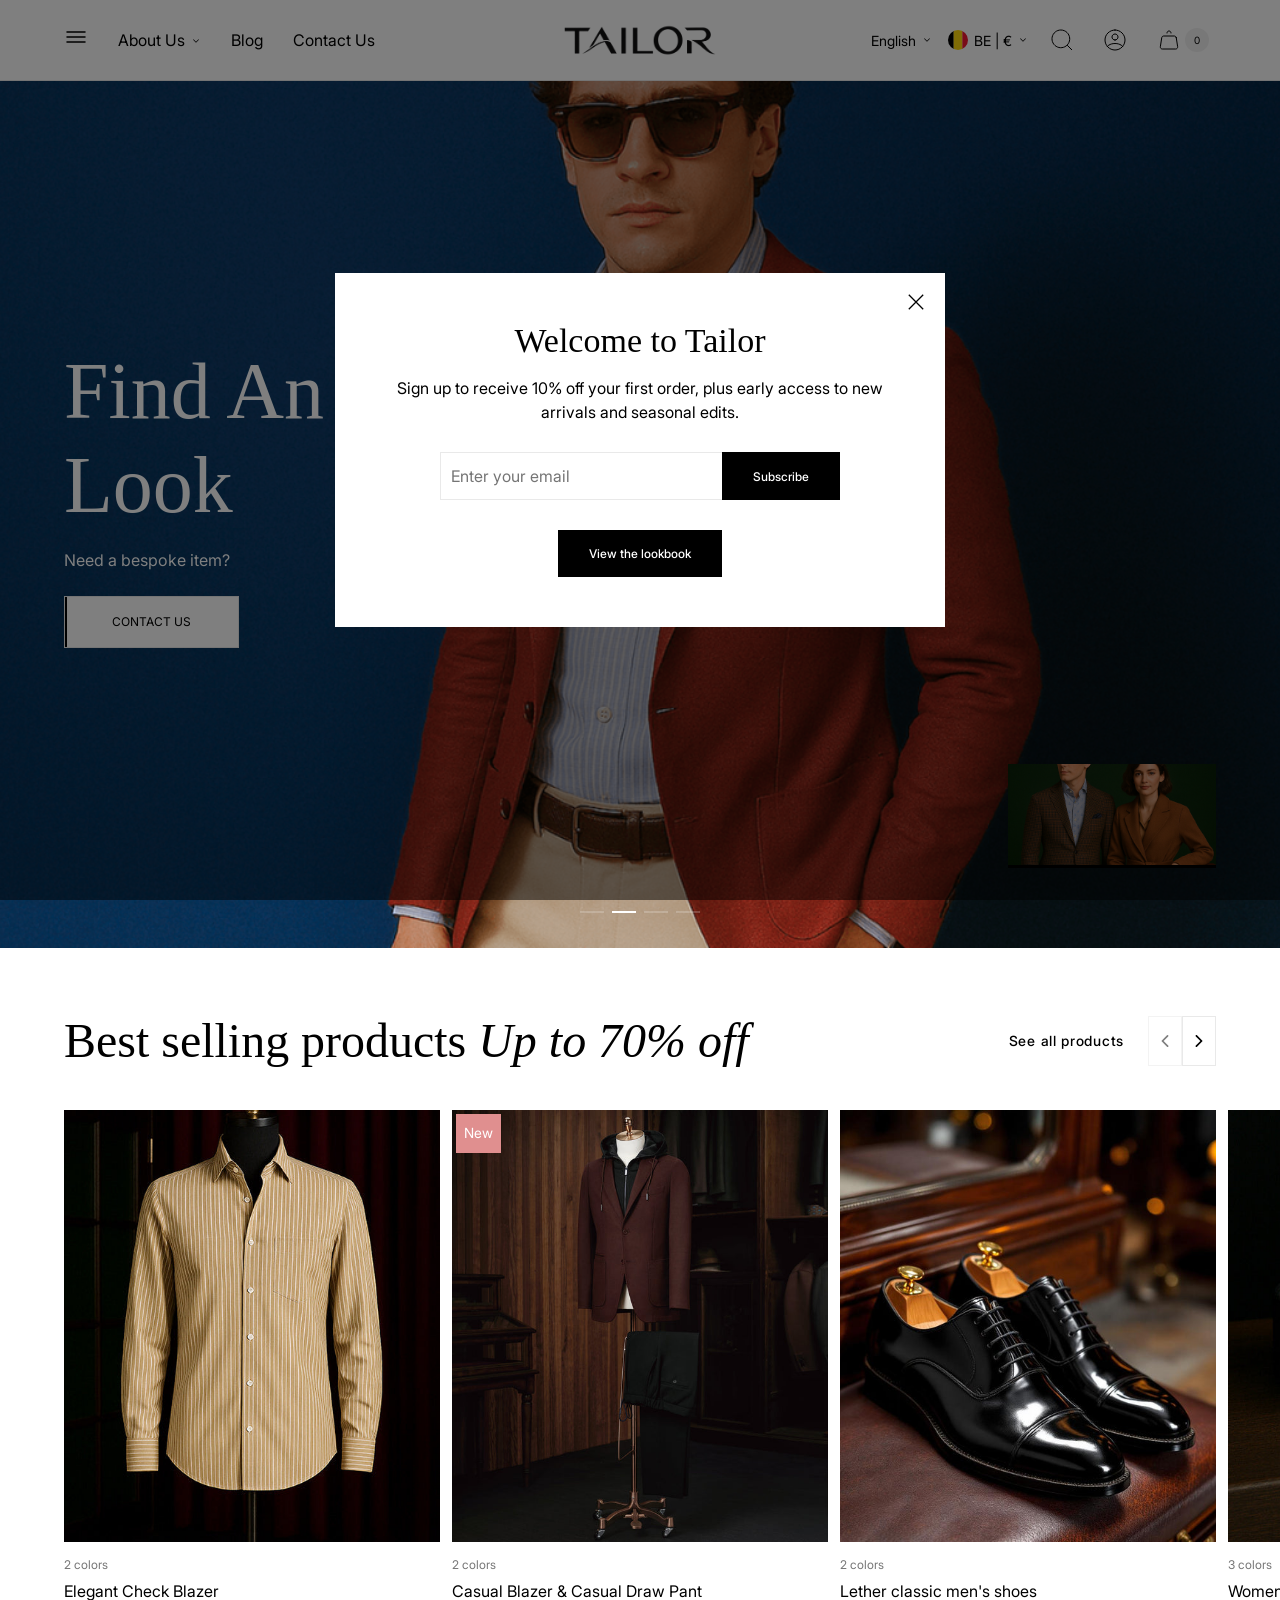
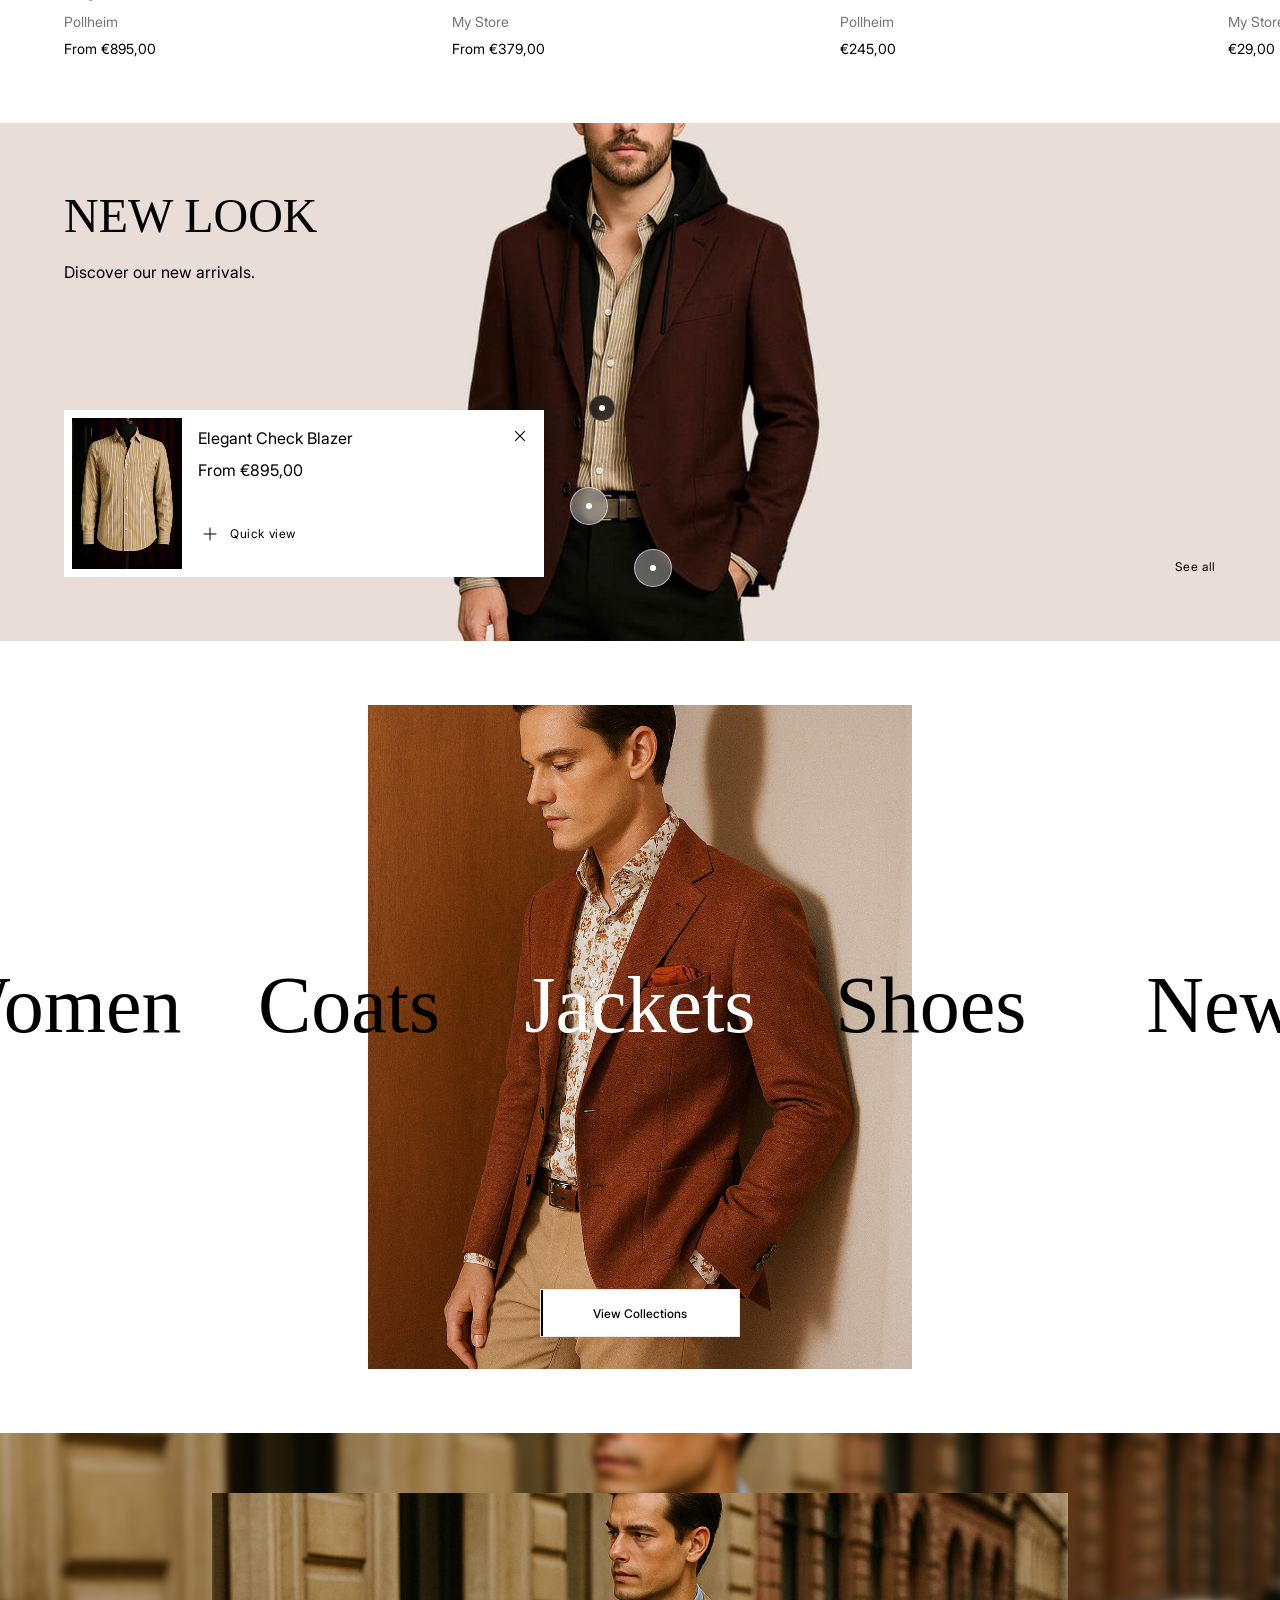
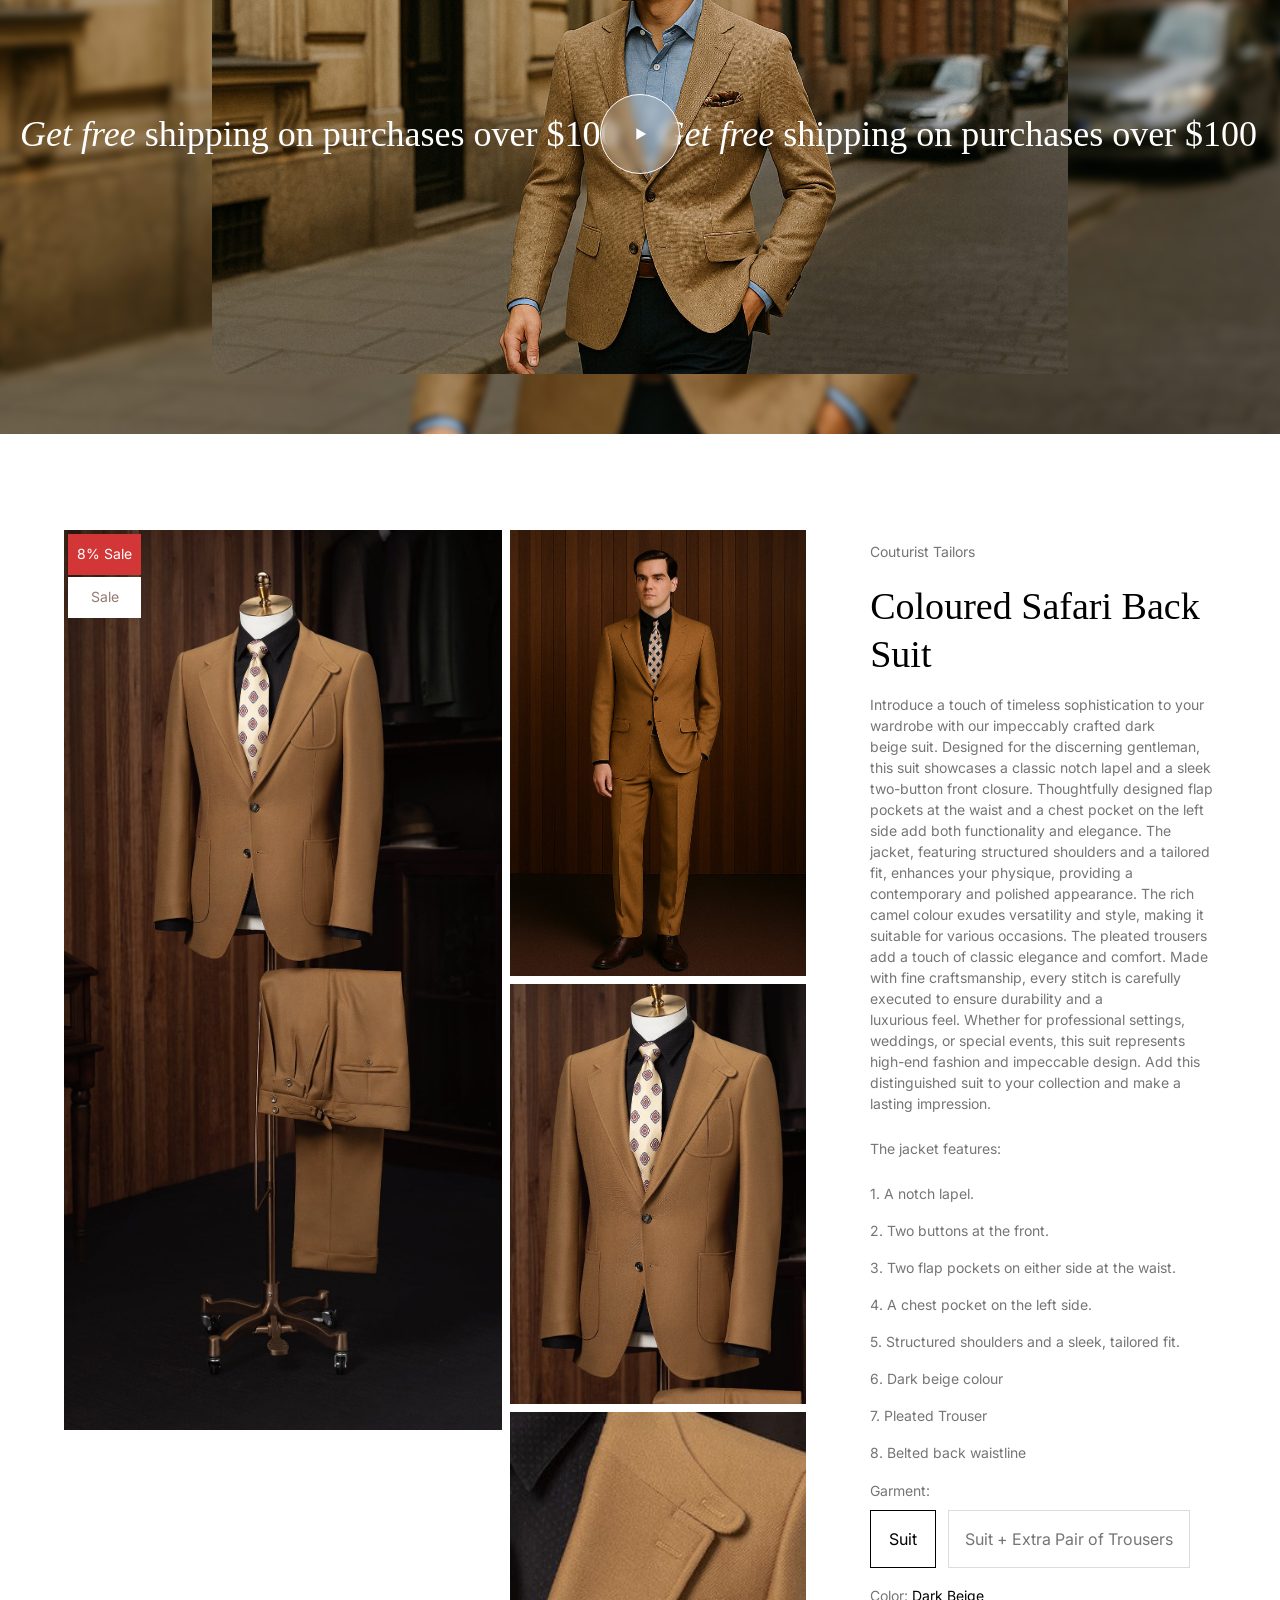
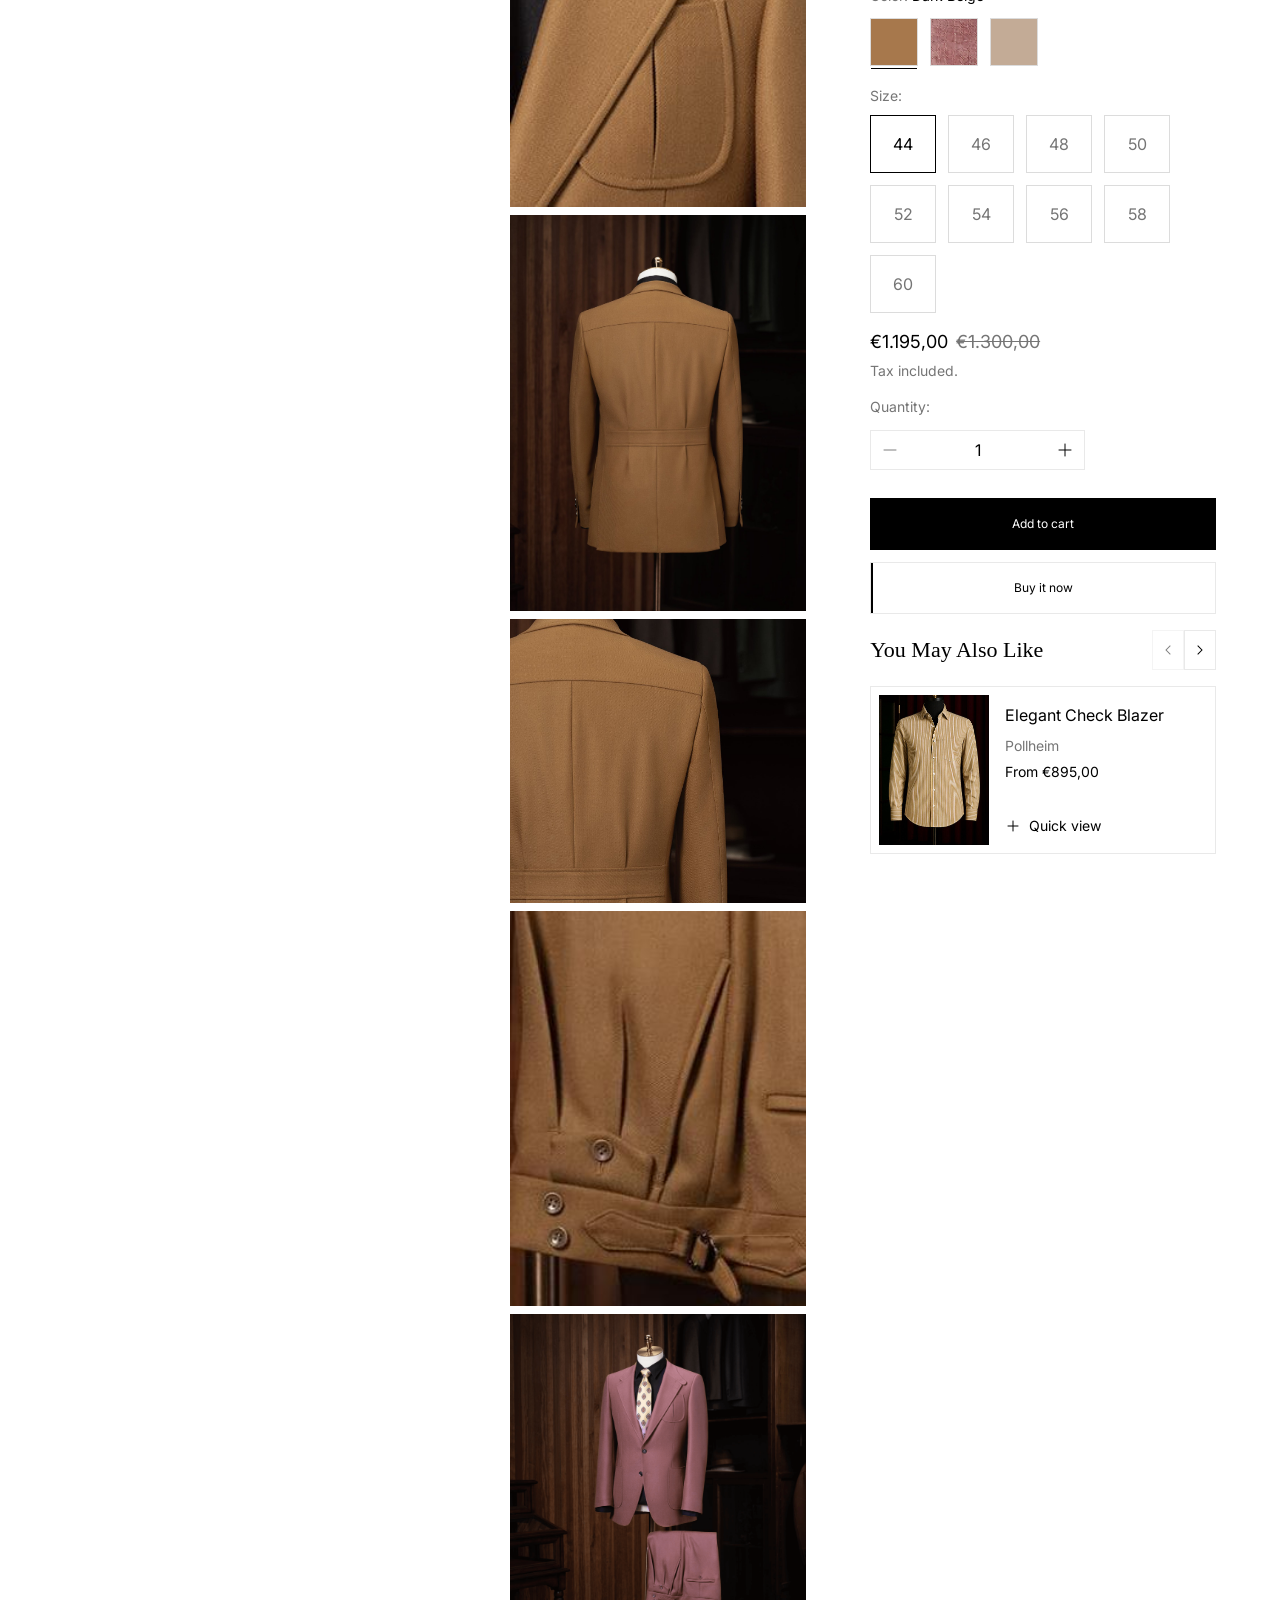
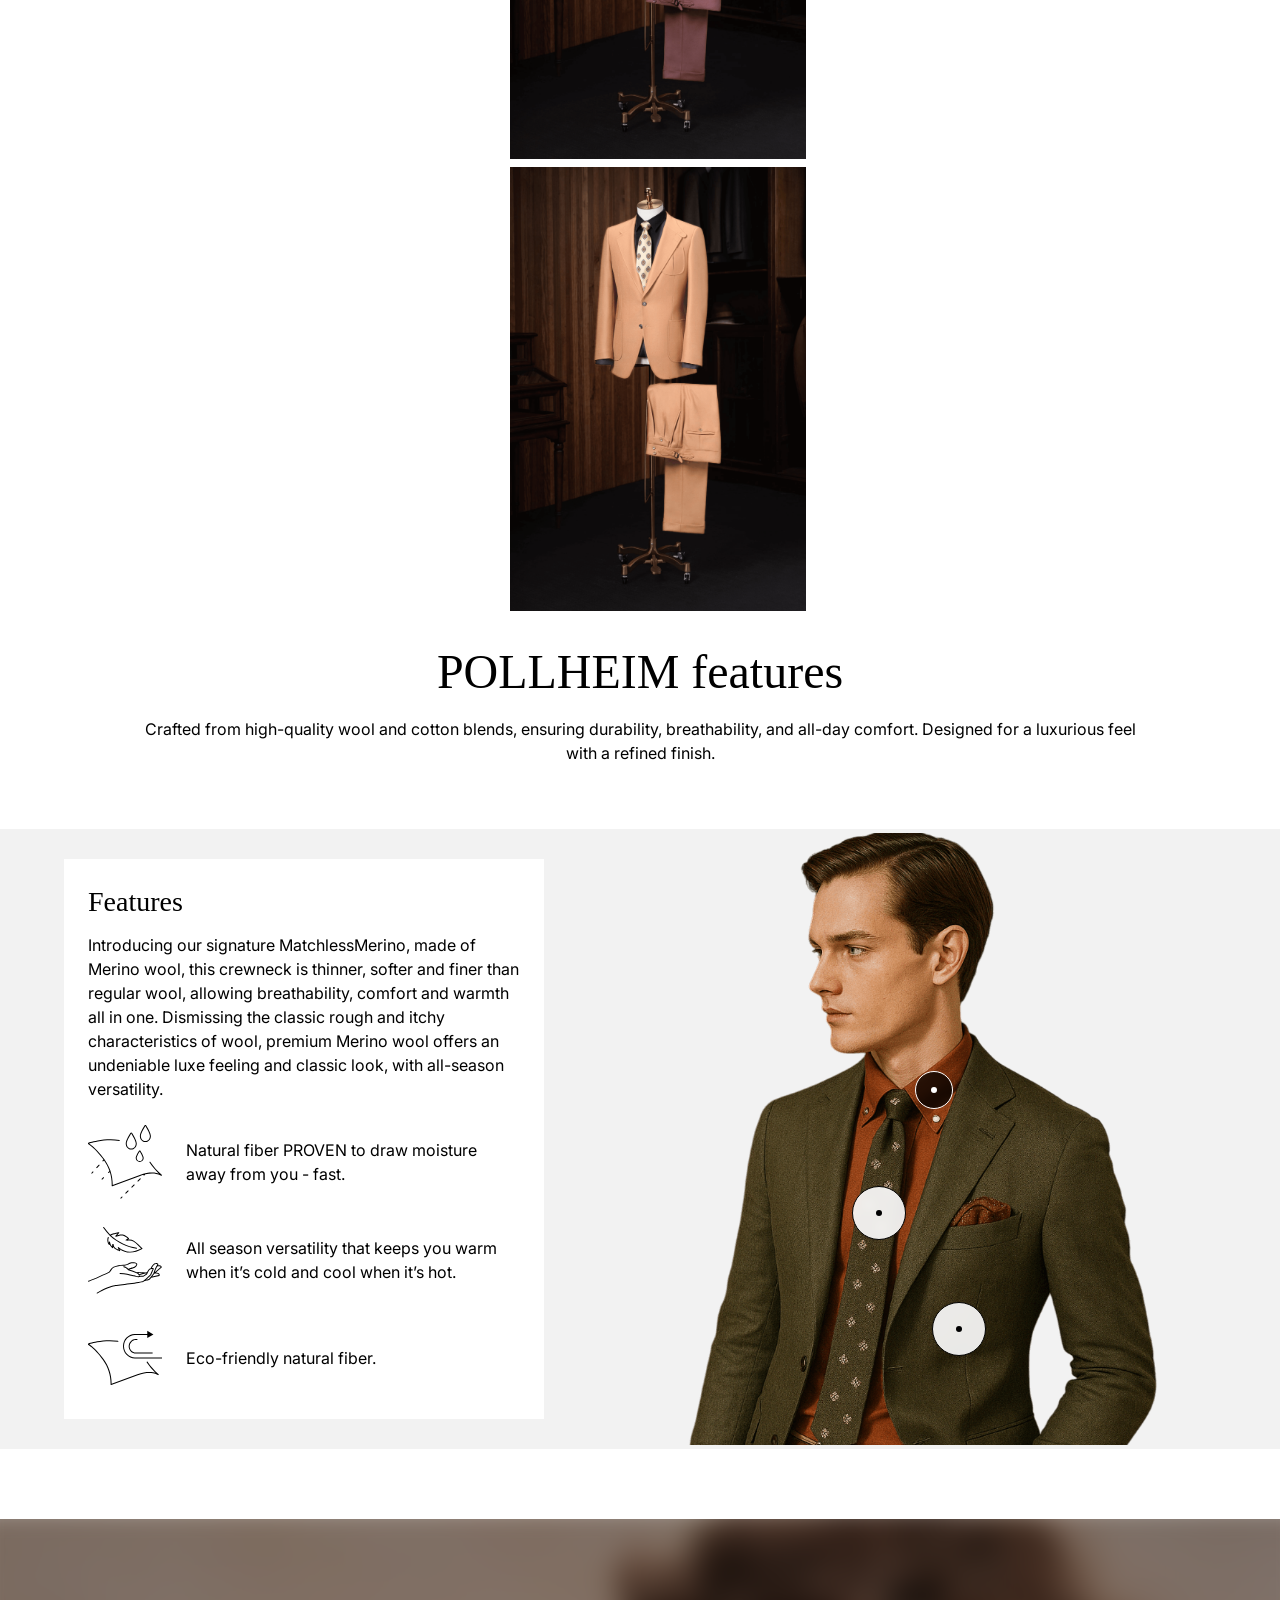
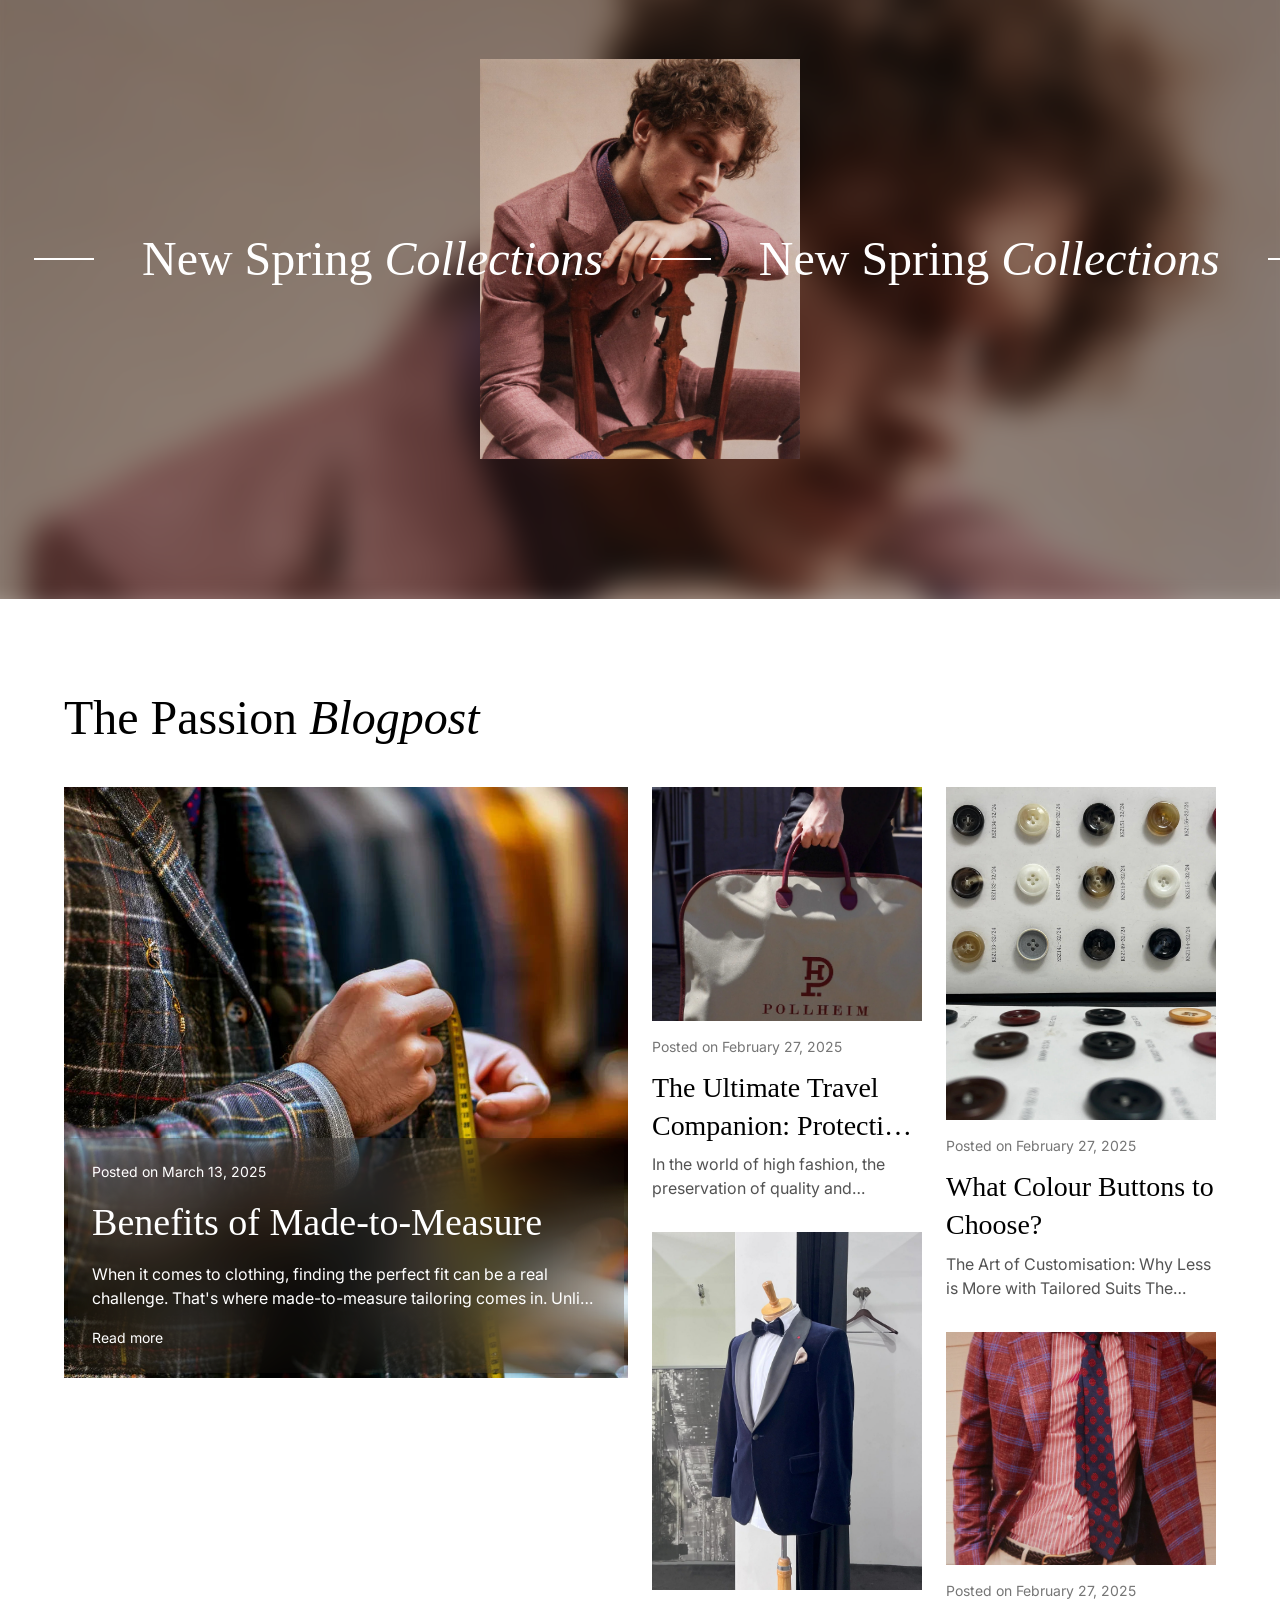
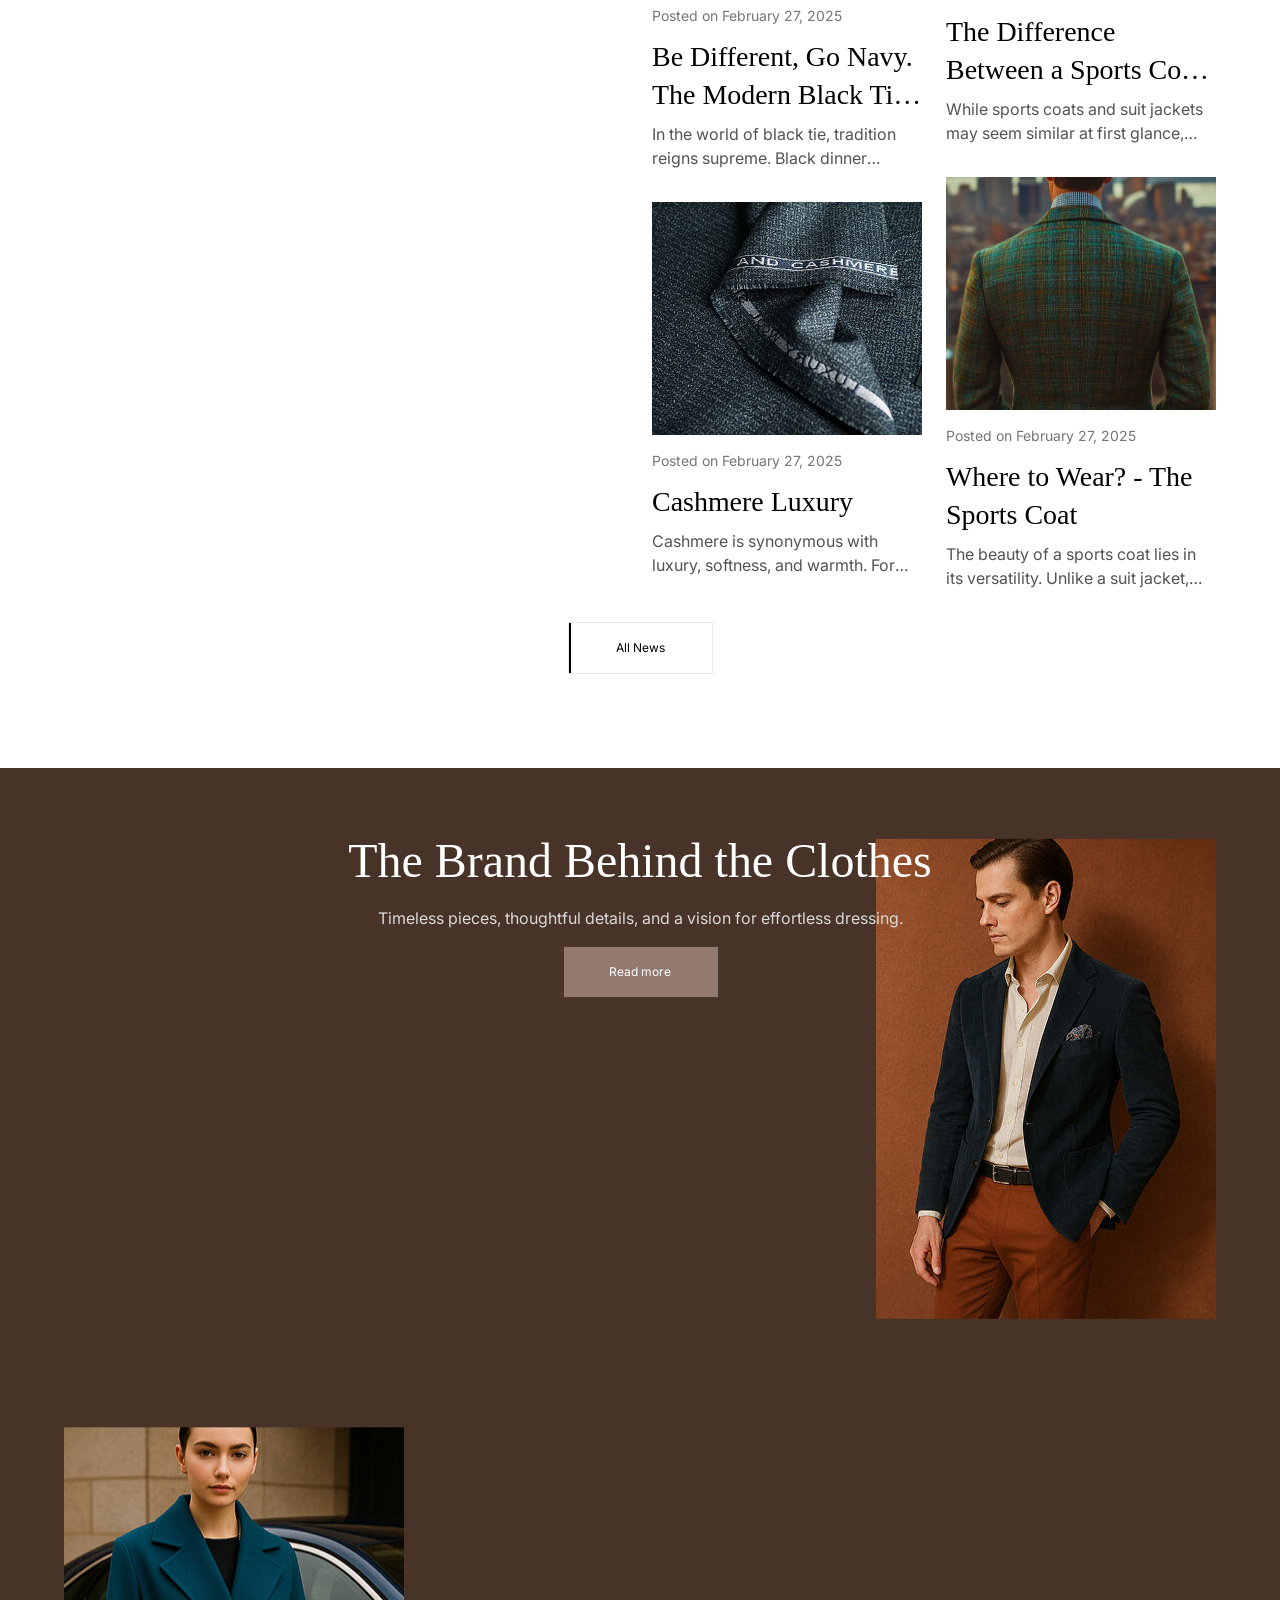
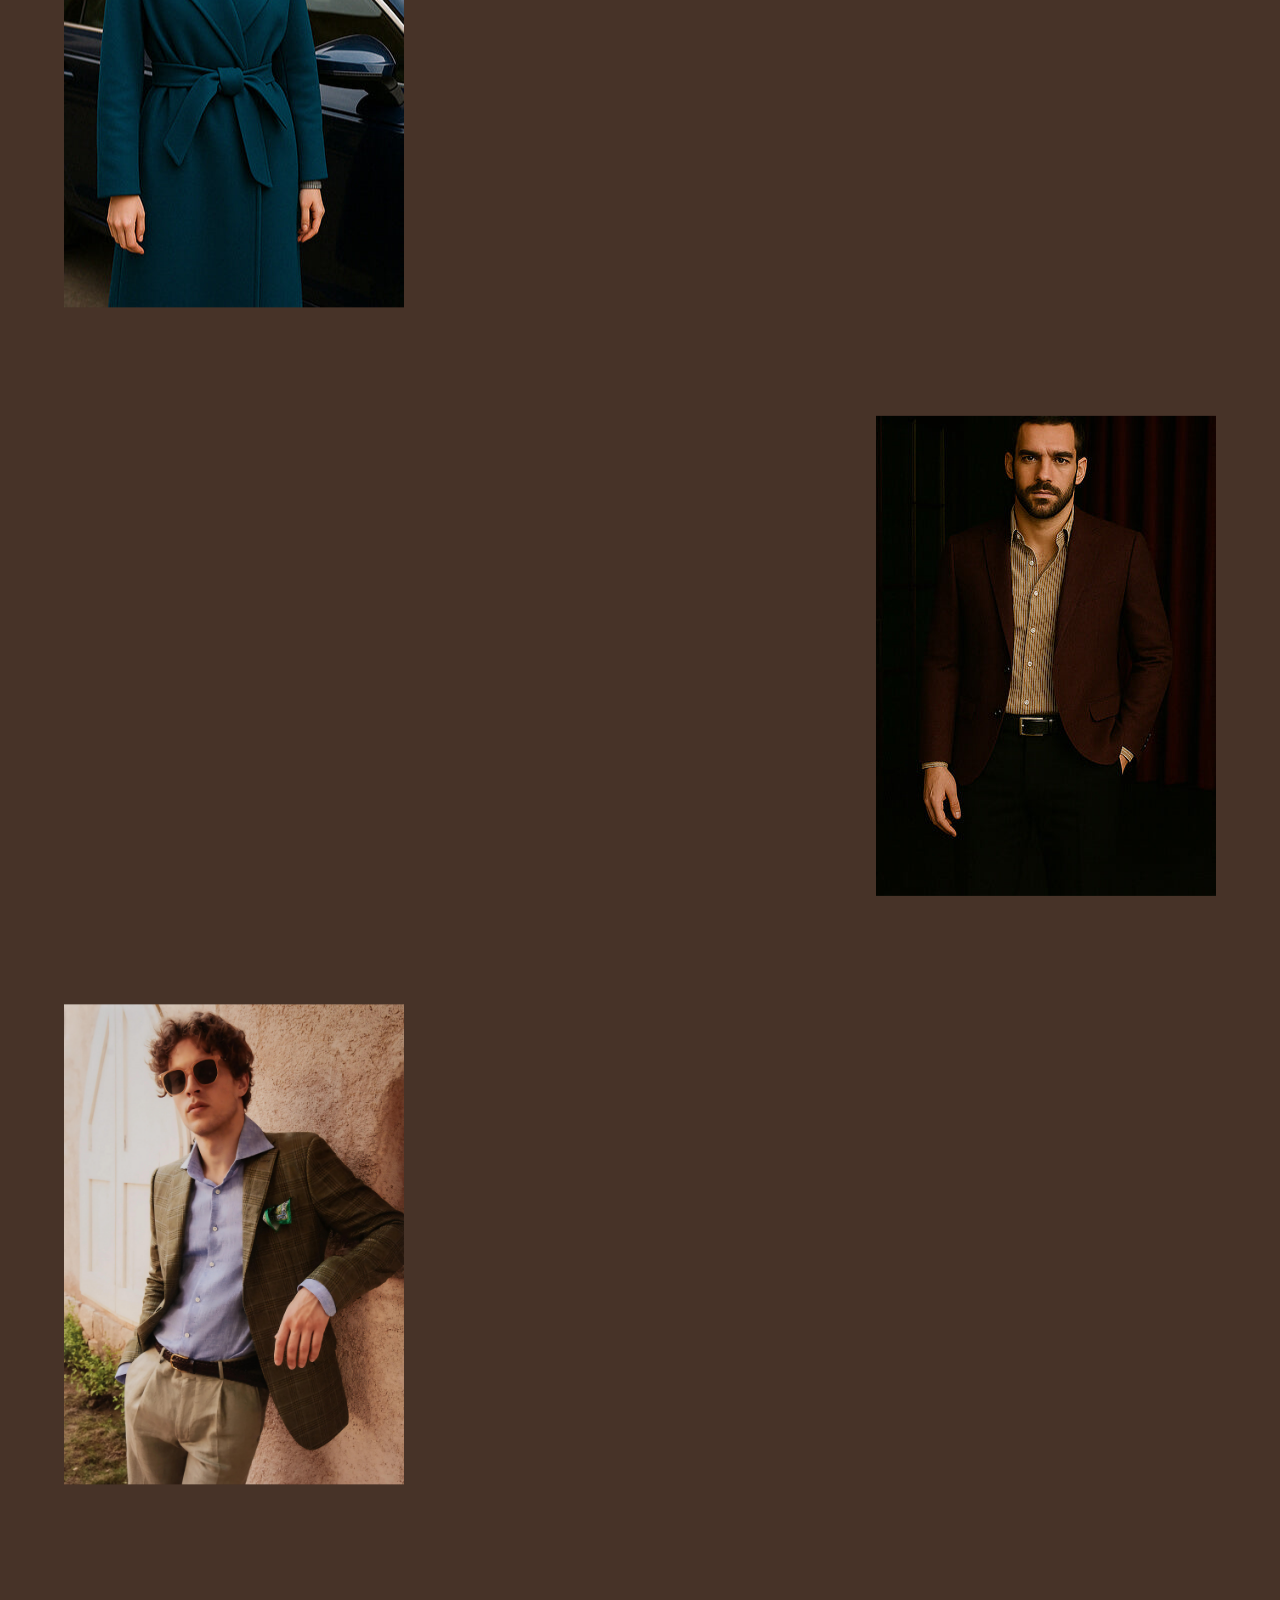
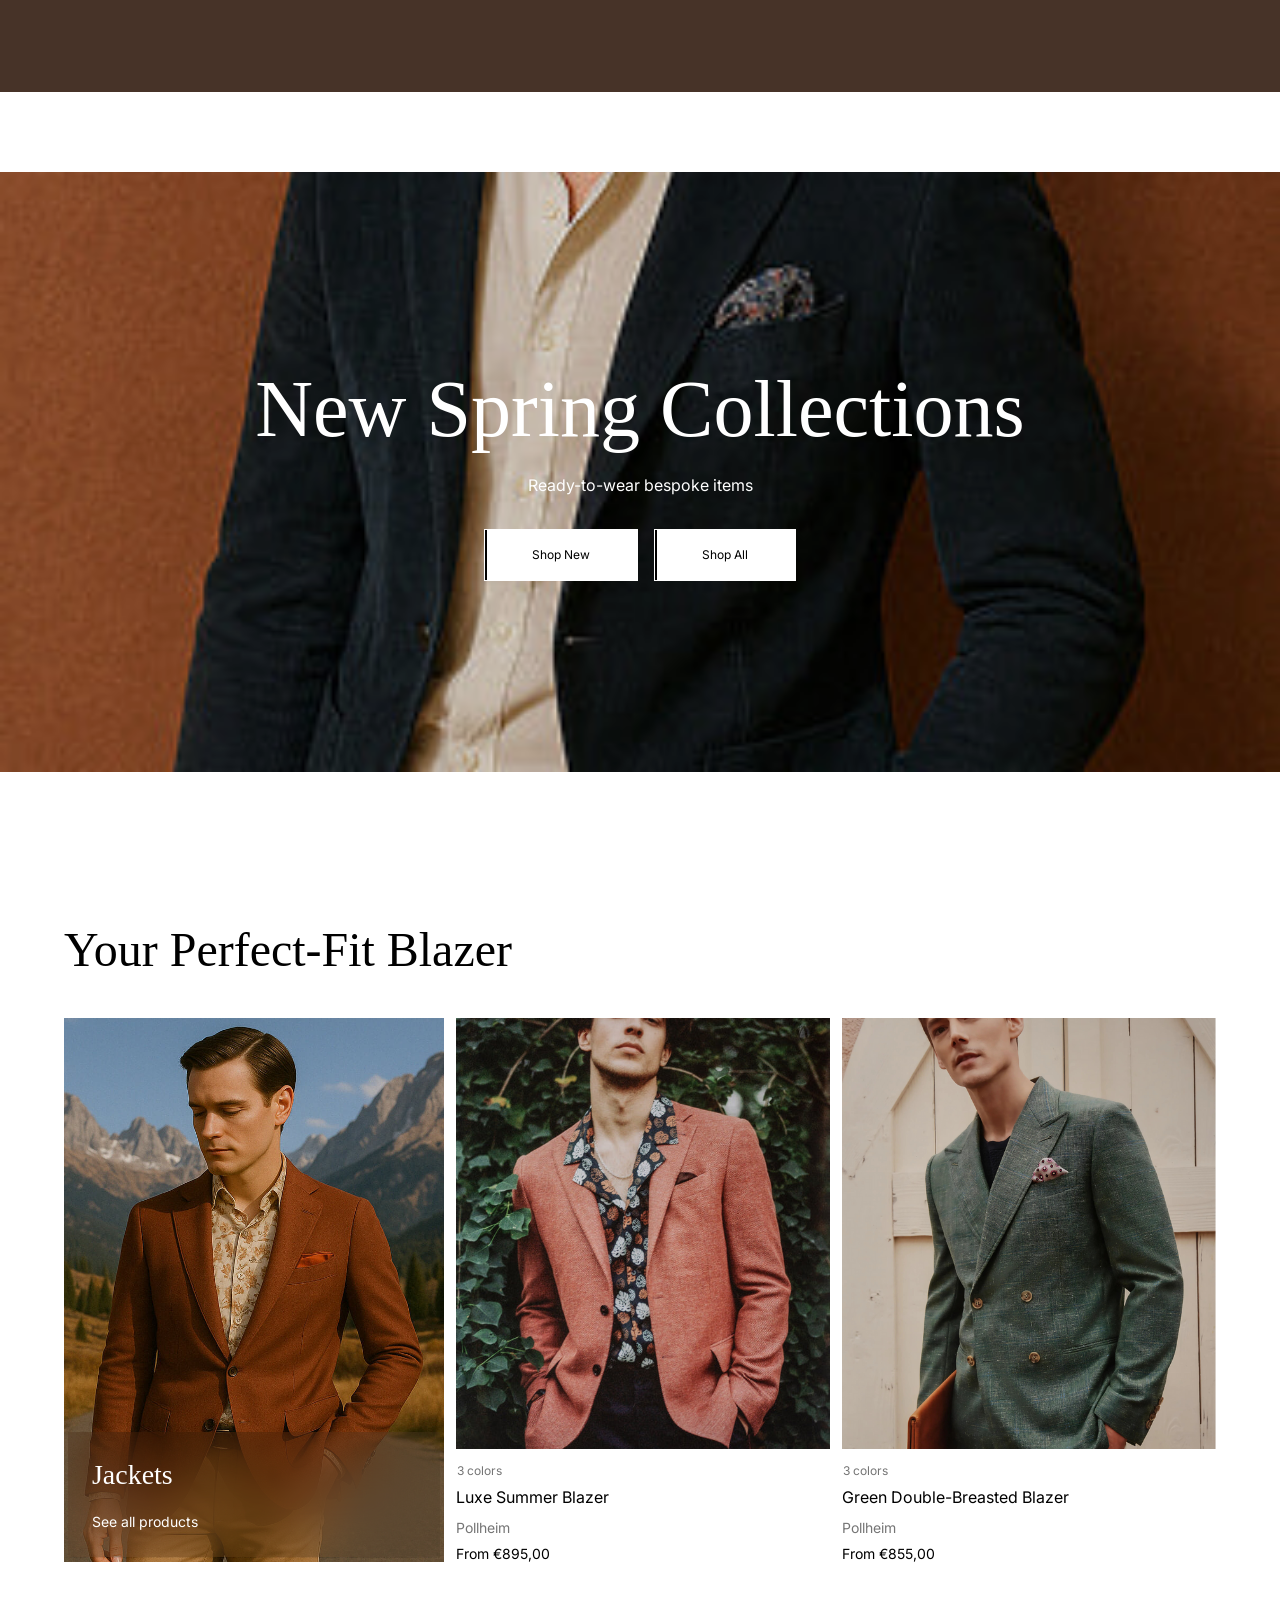
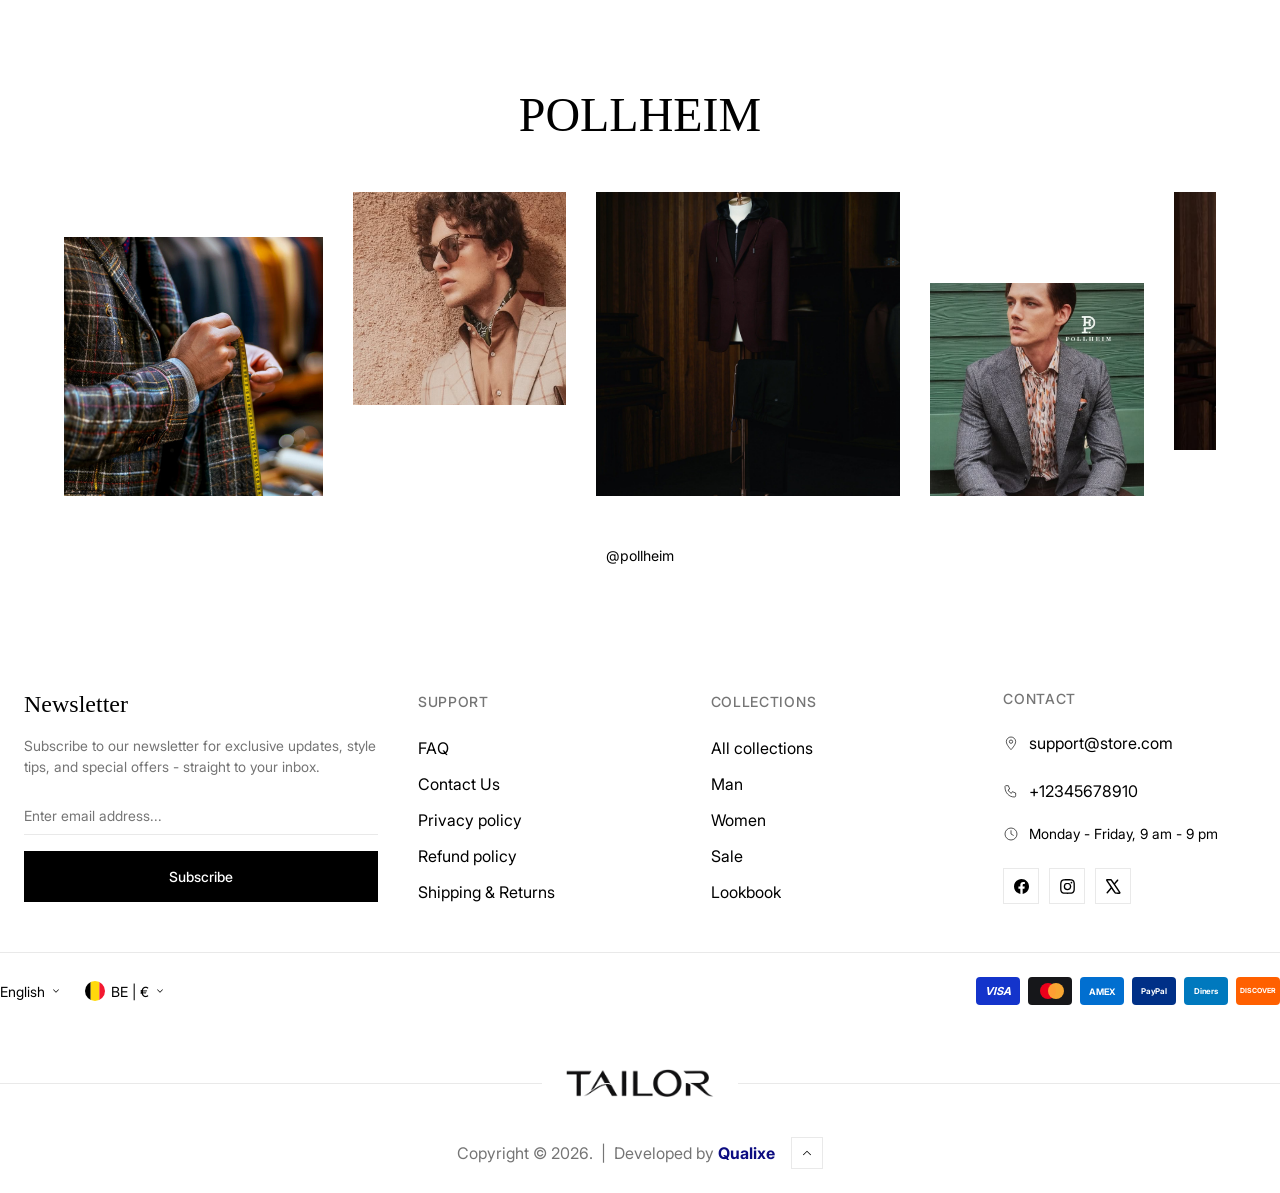
<file: index.html>
<!DOCTYPE html>
<html lang="en">

<head>
	<meta charset="UTF-8">
	<meta name="viewport" content="width=device-width, initial-scale=1.0">
	<title>Tailor | Home</title>
	 <link rel="shortcut icon" href="./assets/images/logo/favicon_32x32.png" type="image/x-icon">
	<link rel="stylesheet" href="./assets/css/swiper-bundle.min.css">
	<link rel="stylesheet" href="./assets/css/style.css">
</head>

<body>

	<!-- announcement bar start -->
	<div class="announcement-bar" id="announcementBar">
		<div class="announcement-bar__track">
			<span class="announcement-bar__item">New customers save 10% with the code <strong>GET10</strong></span>
			<span class="announcement-bar__item">New customers save 10% with the code <strong>GET10</strong></span>
			<span class="announcement-bar__item">New customers save 10% with the code <strong>GET10</strong></span>
			<span class="announcement-bar__item">New customers save 10% with the code <strong>GET10</strong></span>
		</div>
	</div>
	<!-- announcement bar end -->

	<header class="header" id="siteHeader">
		<div class="header__container">
			<!-- mobile burger + search -->
			<div class="header__mobile-menu-wrapper only-mobile">
				<button class="header__icon-btn header__burger-btn js-header-drawer-toggler" id="menuToggle" type="button"
					aria-label="Open menu" aria-expanded="false">
					<svg class="icon icon-burger" viewBox="0 0 24 24" fill="none" xmlns="http://www.w3.org/2000/svg">
						<path d="M3 7H21" stroke="currentColor" stroke-width="1.5" stroke-linecap="round" />
						<path d="M3 12H21" stroke="currentColor" stroke-width="1.5" stroke-linecap="round" />
						<path d="M3 17H21" stroke="currentColor" stroke-width="1.5" stroke-linecap="round" />
					</svg>
				</button>
				<button class="header__icon-btn header__icon--search" id="searchToggleMobile" type="button" aria-label="Search">
					<svg class="icon icon-search" viewBox="0 0 22 22" fill="none" xmlns="http://www.w3.org/2000/svg">
						<path
							d="M16.1218 16.122L20.9998 21M9.8498 1C12.2938 1 14.5068 1.99 16.1078 3.592C17.5556 5.03977 18.4567 6.94476 18.6574 8.98239C18.8581 11.02 18.3461 13.0642 17.2086 14.7667C16.0711 16.4691 14.3785 17.7245 12.4192 18.3189C10.4599 18.9133 8.35508 18.8099 6.46343 18.0264C4.57178 17.2429 3.01032 15.8277 2.0451 14.022C1.07988 12.2163 0.770625 10.1318 1.17003 8.12364C1.56943 6.11548 2.65277 4.30794 4.23548 3.00899C5.81818 1.71003 7.80231 1.00005 9.8498 1Z"
							stroke="currentColor" />
					</svg>
					<svg class="icon icon-search-close" viewBox="0 0 20 20" fill="none" xmlns="http://www.w3.org/2000/svg">
						<path d="M4 4l12 12M16 4L4 16" stroke="currentColor" stroke-width="1.4" />
					</svg>
				</button>
			</div>

			<!-- desktop nav -->
			<nav class="header-menu only-desktop">
				<ul class="header-menu__list">
					<li class="header-menu__item-wrapper">
						<button class="header-menu__item header-menu__item--burger js-header-drawer-toggler" id="megaMenuToggle"
							type="button" aria-label="Open menu" aria-expanded="false">
							<svg class="icon icon-burger" viewBox="0 0 24 24" fill="none" xmlns="http://www.w3.org/2000/svg">
								<path d="M3 7H21" stroke="currentColor" stroke-width="1.5" stroke-linecap="round" />
								<path d="M3 12H21" stroke="currentColor" stroke-width="1.5" stroke-linecap="round" />
								<path d="M3 17H21" stroke="currentColor" stroke-width="1.5" stroke-linecap="round" />
							</svg>
						</button>
					</li>
					<li class="header-menu__item-wrapper">
						<details class="header-menu__details">
							<summary class="header-menu__item">
								<span data-text="About Us"><span>About Us</span></span>
								<svg class="chevron" viewBox="0 0 24 24" fill="none" xmlns="http://www.w3.org/2000/svg">
									<path d="M5 9.01266L6.0219 8L12 13.9747L17.9781 8L19 9.01266L12 16L5 9.01266Z" fill="currentColor" />
								</svg>
							</summary>
							<ul class="header-menu__dropdown">
								<li><a href="about.html"><span data-text="Our Story"><span>Our Story</span></span></a></li>
								<li><a href="#"><span data-text="Privacy policy"><span>Privacy policy</span></span></a></li>
								<li><a href="#"><span data-text="Refund policy"><span>Refund policy</span></span></a></li>
								<li><a href="policy.html"><span data-text="Shipping &amp; Returns"><span>Shipping &amp; Returns</span></span></a></li>
							</ul>
						</details>
					</li>
					<li class="header-menu__item-wrapper"><a class="header-menu__item" href="blogs.html"><span data-text="Blog"><span>Blog</span></span></a></li>
					<li class="header-menu__item-wrapper"><a class="header-menu__item" href="contact.html"><span data-text="Contact Us"><span>Contact Us</span></span></a></li>
				</ul>
			</nav>

			<a href="./index.html" class="header__logo">
				<img src="./assets/images/logo/tailor_logo.png" alt="Tailor" class="header__logo-img header__logo-img--dark">
				<img src="./assets/images/logo/tailor_logo_white.png" alt="Tailor"
					class="header__logo-img header__logo-img--light">
			</a>

			<div class="header__utils">
				<div class="header__localization only-desktop">
					<button type="button" class="header__lang-btn" id="langToggle">
						<span data-text="English"><span>English</span></span>
						<svg class="chevron" viewBox="0 0 24 24" fill="none" xmlns="http://www.w3.org/2000/svg">
							<path d="M5 9.01266L6.0219 8L12 13.9747L17.9781 8L19 9.01266L12 16L5 9.01266Z" fill="currentColor" />
						</svg>
					</button>
					<ul class="header__lang-list" id="langList">
						<li class="is-current" style="--i:0"><a href="#" lang="en"><span data-text="English"><span>English</span></span></a></li>
						<li style="--i:1"><a href="#" lang="fr"><span data-text="Français"><span>Français</span></span></a></li>
						<li style="--i:2"><a href="#" lang="nl"><span data-text="Nederlands"><span>Nederlands</span></span></a></li>
					</ul>
				</div>
				<div class="header__currency only-desktop">
					<button type="button" id="currencyToggle">
						<img src="./assets/images/logo/flag-be.svg" alt="" class="header__currency-flag">
						<span data-text="BE | €"><span>BE | €</span></span>
						<svg class="chevron" viewBox="0 0 24 24" fill="none" xmlns="http://www.w3.org/2000/svg">
							<path d="M5 9.01266L6.0219 8L12 13.9747L17.9781 8L19 9.01266L12 16L5 9.01266Z" fill="currentColor" />
						</svg>
					</button>
					<ul class="header__currency-list" id="currencyList">
						<li style="--i:0"><a href="#"><img src="./assets/images/logo/flag-au.svg" alt="" class="header__currency-item-flag"><span data-text="Australia | €"><span>Australia | €</span></span></a></li>
						<li style="--i:1"><a href="#"><img src="./assets/images/logo/flag-at.svg" alt="" class="header__currency-item-flag"><span data-text="Austria | €"><span>Austria | €</span></span></a></li>
						<li class="is-current" style="--i:2"><a href="#"><img src="./assets/images/logo/flag-be.svg" alt="" class="header__currency-item-flag"><span data-text="Belgium | €"><span>Belgium | €</span></span></a></li>
						<li style="--i:3"><a href="#"><img src="./assets/images/logo/flag-fr.svg" alt="" class="header__currency-item-flag"><span data-text="France | €"><span>France | €</span></span></a></li>
						<li style="--i:4"><a href="#"><img src="./assets/images/logo/flag-de.svg" alt="" class="header__currency-item-flag"><span data-text="Germany | €"><span>Germany | €</span></span></a></li>
						<li style="--i:5"><a href="#"><img src="./assets/images/logo/flag-ie.svg" alt="" class="header__currency-item-flag"><span data-text="Ireland | €"><span>Ireland | €</span></span></a></li>
						<li style="--i:6"><a href="#"><img src="./assets/images/logo/flag-it.svg" alt="" class="header__currency-item-flag"><span data-text="Italy | €"><span>Italy | €</span></span></a></li>
						<li style="--i:7"><a href="#"><img src="./assets/images/logo/flag-nl.svg" alt="" class="header__currency-item-flag"><span data-text="Netherlands | €"><span>Netherlands | €</span></span></a></li>
						<li style="--i:8"><a href="#"><img src="./assets/images/logo/flag-es.svg" alt="" class="header__currency-item-flag"><span data-text="Spain | €"><span>Spain | €</span></span></a></li>
						<li style="--i:9"><a href="#"><img src="./assets/images/logo/flag-se.svg" alt="" class="header__currency-item-flag"><span data-text="Sweden | €"><span>Sweden | €</span></span></a></li>
						<li style="--i:10"><a href="#"><img src="./assets/images/logo/flag-gb.svg" alt="" class="header__currency-item-flag"><span data-text="United Kingdom | £"><span>United Kingdom | £</span></span></a></li>
						<li style="--i:11"><a href="#"><img src="./assets/images/logo/flag-us.svg" alt="" class="header__currency-item-flag"><span data-text="United States | $"><span>United States | $</span></span></a></li>
					</ul>
				</div>
				<button class="header__icon-btn header__icon--search only-desktop" id="searchToggle" type="button"
					aria-label="Search">
					<svg class="icon icon-search" viewBox="0 0 22 22" fill="none" xmlns="http://www.w3.org/2000/svg">
						<path
							d="M16.1218 16.122L20.9998 21M9.8498 1C12.2938 1 14.5068 1.99 16.1078 3.592C17.5556 5.03977 18.4567 6.94476 18.6574 8.98239C18.8581 11.02 18.3461 13.0642 17.2086 14.7667C16.0711 16.4691 14.3785 17.7245 12.4192 18.3189C10.4599 18.9133 8.35508 18.8099 6.46343 18.0264C4.57178 17.2429 3.01032 15.8277 2.0451 14.022C1.07988 12.2163 0.770625 10.1318 1.17003 8.12364C1.56943 6.11548 2.65277 4.30794 4.23548 3.00899C5.81818 1.71003 7.80231 1.00005 9.8498 1Z"
							stroke="currentColor" />
					</svg>
					<svg class="icon icon-search-close" viewBox="0 0 20 20" fill="none" xmlns="http://www.w3.org/2000/svg">
						<path d="M4 4l12 12M16 4L4 16" stroke="currentColor" stroke-width="1.4" />
					</svg>
				</button>
				<button class="header__icon-btn header__icon--account only-desktop" aria-label="Account">
					<svg class="icon icon-user" viewBox="0 0 24 24" fill="none" xmlns="http://www.w3.org/2000/svg">
						<path
							d="M12 2C6.477 2 2 6.477 2 12C2 17.523 6.477 22 12 22C17.523 22 22 17.523 22 12C22 6.477 17.523 2 12 2Z"
							stroke="currentColor" stroke-linecap="round" stroke-linejoin="round" />
						<path
							d="M4.27344 18.346C4.27344 18.346 6.50244 15.5 12.0024 15.5C17.5024 15.5 19.7324 18.346 19.7324 18.346M12.0024 12C12.7981 12 13.5611 11.6839 14.1238 11.1213C14.6864 10.5587 15.0024 9.79565 15.0024 9C15.0024 8.20435 14.6864 7.44129 14.1238 6.87868C13.5611 6.31607 12.7981 6 12.0024 6C11.2068 6 10.4437 6.31607 9.88112 6.87868C9.31851 7.44129 9.00244 8.20435 9.00244 9C9.00244 9.79565 9.31851 10.5587 9.88112 11.1213C10.4437 11.6839 11.2068 12 12.0024 12Z"
							stroke="currentColor" stroke-linecap="round" stroke-linejoin="round" />
					</svg>
				</button>
				<button class="header__icon-btn header__icon--cart" id="cartToggle" aria-label="Cart">
					<svg class="icon icon-bag-minimal" viewBox="0 0 24 24" fill="none" xmlns="http://www.w3.org/2000/svg">
						<path
							d="M13.9984 5C13.9984 4.46957 13.7877 3.96086 13.4126 3.58579C13.0375 3.21071 12.5288 3 11.9984 3C11.4679 3 10.9592 3.21071 10.5842 3.58579C10.2091 3.96086 9.99836 4.46957 9.99836 5M19.2584 9.696L20.6434 18.696C20.6872 18.9808 20.6689 19.2718 20.5898 19.5489C20.5107 19.8261 20.3726 20.0828 20.1851 20.3016C19.9975 20.5204 19.7649 20.6961 19.5031 20.8167C19.2413 20.9372 18.9566 20.9997 18.6684 21H5.32836C5.04 21 4.75503 20.9377 4.49301 20.8173C4.23098 20.6969 3.99809 20.5212 3.81031 20.3024C3.62253 20.0836 3.48429 19.8267 3.40507 19.5494C3.32585 19.2721 3.30753 18.981 3.35136 18.696L4.73636 9.696C4.80901 9.22359 5.04844 8.79282 5.41129 8.4817C5.77413 8.17059 6.2364 7.9997 6.71436 8H17.2824C17.7602 7.99994 18.2222 8.17094 18.5848 8.48203C18.9475 8.79312 19.1857 9.22376 19.2584 9.696Z"
							stroke="currentColor" stroke-linecap="round" stroke-linejoin="round" />
					</svg>
					<span class="header__cart-count" id="cartCount">0</span>
				</button>
				<!-- mobile search close -->
				<button class="header__icon-btn header__icon--search-close-mobile" id="searchCloseMobile"
					type="button" aria-label="Close search">
					<svg viewBox="0 0 20 20" fill="none" xmlns="http://www.w3.org/2000/svg">
						<path d="M4 4l12 12M16 4L4 16" stroke="currentColor" stroke-width="1.4" />
					</svg>
				</button>
			</div>
		</div>

		<!-- predictive search overlay -->
		<div class="predictive-search" id="predictiveSearch">
			<form class="predictive-search__form" id="predictiveSearchForm">
				<div class="predictive-search__search">
					<div class="predictive-search__input-wrapper">
						<input type="text" id="searchInput" class="predictive-search__input"
							placeholder="What are you looking for?" autocomplete="off" autocapitalize="off" spellcheck="false">
						<button type="button" class="predictive-search__reset" id="searchReset" aria-label="Clear search">
							<svg viewBox="0 0 20 20" fill="none" xmlns="http://www.w3.org/2000/svg">
								<path d="M4 4l12 12M16 4L4 16" stroke="currentColor" stroke-width="1.4" />
							</svg>
						</button>
					</div>
					<button type="submit" class="predictive-search__submit" aria-label="Submit search">
						<svg class="icon icon-search" viewBox="0 0 22 22" fill="none" xmlns="http://www.w3.org/2000/svg">
							<path
								d="M16.1218 16.122L20.9998 21M9.8498 1C12.2938 1 14.5068 1.99 16.1078 3.592C17.5556 5.03977 18.4567 6.94476 18.6574 8.98239C18.8581 11.02 18.3461 13.0642 17.2086 14.7667C16.0711 16.4691 14.3785 17.7245 12.4192 18.3189C10.4599 18.9133 8.35508 18.8099 6.46343 18.0264C4.57178 17.2429 3.01032 15.8277 2.0451 14.022C1.07988 12.2163 0.770625 10.1318 1.17003 8.12364C1.56943 6.11548 2.65277 4.30794 4.23548 3.00899C5.81818 1.71003 7.80231 1.00005 9.8498 1Z"
								stroke="currentColor" />
						</svg>
						<span>Search</span>
					</button>
				</div>

				<div class="predictive-search__tabs-wrapper">
					<ul class="predictive-search__tabs">
						<li><button type="button" class="predictive-search__tabs-button" data-tab="product" disabled><span>Products</span></button></li>
						<li><button type="button" class="predictive-search__tabs-button" data-tab="article" disabled><span>Articles</span></button></li>
						<li><button type="button" class="predictive-search__tabs-button" data-tab="page" disabled><span>Pages</span></button></li>
					</ul>
				</div>

				<div class="predictive-search__trending">
					<div class="predictive-search__trending-heading">Trending Search Terms</div>
					<div class="predictive-search__trending-terms">
						<a href="#" class="predictive-search__trending-term">Jacket</a>
						<a href="#" class="predictive-search__trending-term">Suit</a>
						<a href="#" class="predictive-search__trending-term">Blazer</a>
						<a href="#" class="predictive-search__trending-term">Coats</a>
						<a href="#" class="predictive-search__trending-term">Trousers</a>
					</div>
				</div>

				<div class="predictive-search__promo" id="searchPromo">
					<div class="predictive-search__promo-heading">Recently viewed</div>
					<ul class="predictive-search__promo-list" id="searchPromoList"></ul>
				</div>

				<div class="predictive-search__result" id="searchResult" hidden>
					<div class="predictive-search__result-wrapper" data-tab-panel="product">
						<ul class="predictive-search__result-row" id="searchResultProducts"></ul>
					</div>
					<div class="predictive-search__result-wrapper" data-tab-panel="article" hidden>
						<p class="predictive-search__result-empty">No matching articles.</p>
					</div>
					<div class="predictive-search__result-wrapper" data-tab-panel="page" hidden>
						<ul class="predictive-search__result-row" id="searchResultPages"></ul>
					</div>
				</div>

				<div class="predictive-search__footer" id="searchFooter" hidden>
					<button type="submit" class="predictive-search__apply">See all results</button>
				</div>
			</form>
		</div>
	</header>

	<!-- drawer navigation -->
	<div class="nav-drawer" id="navDrawer">
		<div class="nav-drawer__panel nav-drawer__panel--main" id="navDrawerMain">
			<nav class="nav-drawer__body">
				<ul class="nav-drawer__list">
					<li class="only-mobile" style="--i:0">
						<button type="button" class="nav-drawer__parent-link" data-drawer-target="about-us">
							<span data-text="About Us"><span>About Us</span></span>
							<svg viewBox="0 0 284.49 498.98" xmlns="http://www.w3.org/2000/svg">
								<path fill="currentColor"
									d="M35 498.98a35 35 0 0 1-24.75-59.75l189.74-189.74L10.25 59.75a35.002 35.002 0 0 1 49.5-49.5l214.49 214.49a35 35 0 0 1 0 49.5L59.75 488.73A34.89 34.89 0 0 1 35 498.98Z" />
							</svg>
						</button>
					</li>
					<li class="only-mobile" style="--i:1"><a href="blogs.html"><span data-text="Blog"><span>Blog</span></span></a></li>
					<li class="only-mobile" style="--i:2"><a href="contact.html"><span data-text="Contact Us"><span>Contact Us</span></span></a></li>
					<li style="--i:3"><a href="collections.html"><span data-text="Sale"><span>Sale</span></span></a></li>
					<li style="--i:4">
						<button type="button" class="nav-drawer__parent-link" data-drawer-target="man">
							<span data-text="Man"><span>Man</span></span>
							<svg viewBox="0 0 284.49 498.98" xmlns="http://www.w3.org/2000/svg">
								<path fill="currentColor"
									d="M35 498.98a35 35 0 0 1-24.75-59.75l189.74-189.74L10.25 59.75a35.002 35.002 0 0 1 49.5-49.5l214.49 214.49a35 35 0 0 1 0 49.5L59.75 488.73A34.89 34.89 0 0 1 35 498.98Z" />
							</svg>
						</button>
					</li>
					<li style="--i:5">
						<button type="button" class="nav-drawer__parent-link" data-drawer-target="women">
							<span data-text="Women"><span>Women</span></span>
							<svg viewBox="0 0 284.49 498.98" xmlns="http://www.w3.org/2000/svg">
								<path fill="currentColor"
									d="M35 498.98a35 35 0 0 1-24.75-59.75l189.74-189.74L10.25 59.75a35.002 35.002 0 0 1 49.5-49.5l214.49 214.49a35 35 0 0 1 0 49.5L59.75 488.73A34.89 34.89 0 0 1 35 498.98Z" />
							</svg>
						</button>
					</li>
					<li style="--i:6"><a href="collections.html"><span data-text="Shoes"><span>Shoes</span></span></a></li>
					<li style="--i:7"><a href="collections.html"><span data-text="All collections"><span>All collections</span></span></a></li>
					<li style="--i:8"><a href="look-book.html"><span data-text="Lookbook"><span>Lookbook</span></span></a></li>
					<li style="--i:9"><a href="faq.html"><span data-text="FAQ"><span>FAQ</span></span></a></li>
				</ul>
				<ul class="nav-drawer__list nav-drawer__list--additional">
					<li style="--i:10"><a href="#"><span data-text="Orders"><span>Orders</span></span></a></li>
					<li style="--i:10"><a href="#"><span data-text="Profile"><span>Profile</span></span></a></li>
				</ul>
				<div class="nav-drawer__info" style="--i:11">
					<a href="tel:+12345678910">+1 234 567 8910</a>
					<span>Daily 9 am – 9 pm</span>
				</div>
				<div class="nav-drawer__social" style="--i:11">
					<a href="#" aria-label="Facebook"><svg viewBox="0 0 14222 14222">
							<path
								d="M14222 7112c0 3549.352-2600.418 6491.344-6000 7024.72V9168h1657l315-2056H8222V5778c0-562 275-1111 1159-1111h897V2917s-814-139-1592-139c-1624 0-2686 984-2686 2767v1567H4194v2056h1806v4968.72C2600.418 13603.344 0 10661.352 0 7112 0 3184.703 3183.703 1 7111 1s7111 3183.703 7111 7111Z" />
						</svg></a>
					<a href="https://www.instagram.com/pollheim.au/" target="_blank" rel="noopener" aria-label="Instagram">
						<svg viewBox="0 0 32 32">
							<path
								d="M16 3.094c4.206 0 4.7.019 6.363.094 1.538.069 2.369.325 2.925.544.738.287 1.262.625 1.813 1.175s.894 1.075 1.175 1.813c.212.556.475 1.387.544 2.925.075 1.662.094 2.156.094 6.363s-.019 4.7-.094 6.363c-.069 1.538-.325 2.369-.544 2.925-.288.738-.625 1.262-1.175 1.813s-1.075.894-1.813 1.175c-.556.212-1.387.475-2.925.544-1.663.075-2.156.094-6.363.094s-4.7-.019-6.363-.094c-1.537-.069-2.369-.325-2.925-.544-.737-.288-1.263-.625-1.813-1.175s-.894-1.075-1.175-1.813c-.212-.556-.475-1.387-.544-2.925-.075-1.663-.094-2.156-.094-6.363s.019-4.7.094-6.363c.069-1.537.325-2.369.544-2.925.287-.737.625-1.263 1.175-1.813s1.075-.894 1.813-1.175c.556-.212 1.388-.475 2.925-.544 1.662-.081 2.156-.094 6.363-.094zm0-2.838c-4.275 0-4.813.019-6.494.094-1.675.075-2.819.344-3.819.731-1.037.4-1.913.944-2.788 1.819S1.486 4.656 1.08 5.688c-.387 1-.656 2.144-.731 3.825-.075 1.675-.094 2.213-.094 6.488s.019 4.813.094 6.494c.075 1.675.344 2.819.731 3.825.4 1.038.944 1.913 1.819 2.788s1.756 1.413 2.788 1.819c1 .387 2.144.656 3.825.731s2.213.094 6.494.094 4.813-.019 6.494-.094c1.675-.075 2.819-.344 3.825-.731 1.038-.4 1.913-.944 2.788-1.819s1.413-1.756 1.819-2.788c.387-1 .656-2.144.731-3.825s.094-2.212.094-6.494-.019-4.813-.094-6.494c-.075-1.675-.344-2.819-.731-3.825-.4-1.038-.944-1.913-1.819-2.788s-1.756-1.413-2.788-1.819c-1-.387-2.144-.656-3.825-.731C20.812.275 20.275.256 16 .256z" />
							<path
								d="M16 7.912a8.088 8.088 0 0 0 0 16.175c4.463 0 8.087-3.625 8.087-8.088s-3.625-8.088-8.088-8.088zm0 13.338a5.25 5.25 0 1 1 0-10.5 5.25 5.25 0 1 1 0 10.5zM26.294 7.594a1.887 1.887 0 1 1-3.774.002 1.887 1.887 0 0 1 3.774-.003z" />
						</svg></a>
					<a href="https://x.com/POLLHEIM_au" target="_blank" rel="noopener" aria-label="X">
						<svg viewBox="0 0 20 20" xmlns="http://www.w3.org/2000/svg">
							<path fill="currentColor"
								d="M11.095 5.514c.1-.167.158-.3.249-.409A986.714 986.714 0 0 1 14.67 1.11c.43-.514.876-.614 1.35-.327.53.32.609.932.166 1.485-.477.598-.978 1.178-1.467 1.766-.772.927-1.538 1.862-2.322 2.78-.184.216-.21.358-.038.609 2.158 3.157 4.304 6.323 6.448 9.49.18.266.345.55.463.845.435 1.093-.138 2.07-1.319 2.157-1.61.118-3.226.142-4.829-.11-.95-.15-1.607-.758-2.13-1.513-1.15-1.66-2.28-3.334-3.42-5.002-.071-.105-.155-.203-.289-.377-.086.124-.14.214-.207.295a4455.405 4455.405 0 0 1-4.44 5.31 3.698 3.698 0 0 1-.387.42c-.351.308-.85.304-1.217.008-.353-.286-.466-.811-.194-1.194.352-.495.75-.96 1.139-1.43 1.328-1.6 2.66-3.2 4-4.79.184-.219.16-.371.011-.59a1936.237 1936.237 0 0 1-5.324-7.87c-.205-.304-.4-.63-.533-.97C-.27 1.092.28.095 1.357.045c1.514-.07 3.037-.046 4.553.008 1.13.04 1.915.732 2.532 1.62.791 1.14 1.57 2.287 2.354 3.43.066.096.136.19.297.414l.002-.003Zm-8.888-3.6c.098.168.16.293.237.407 3.38 4.967 6.762 9.933 10.14 14.903.331.487.757.792 1.357.804 1.004.017 2.008.028 3.011.037.065 0 .13-.039.24-.076-.113-.184-.205-.345-.309-.5-2.271-3.352-4.54-6.706-6.816-10.054-1.101-1.62-2.224-3.227-3.324-4.847-.337-.495-.8-.693-1.37-.702-.897-.011-1.793-.02-2.69-.024-.138 0-.276.029-.473.05l-.003.002Z" />
						</svg></a>
				</div>
				<div class="nav-drawer__localization only-mobile" style="--i:12">
					<div class="header__localization">
						<button type="button" class="header__lang-btn" id="langToggleMobile">
							<span data-text="English"><span>English</span></span>
							<svg class="chevron" viewBox="0 0 24 24" fill="none" xmlns="http://www.w3.org/2000/svg">
								<path d="M5 9.01266L6.0219 8L12 13.9747L17.9781 8L19 9.01266L12 16L5 9.01266Z" fill="currentColor" />
							</svg>
						</button>
						<ul class="header__lang-list" id="langListMobile">
							<li class="is-current" style="--i:0"><a href="#" lang="en"><span data-text="English"><span>English</span></span></a></li>
							<li style="--i:1"><a href="#" lang="fr"><span data-text="Français"><span>Français</span></span></a></li>
							<li style="--i:2"><a href="#" lang="nl"><span data-text="Nederlands"><span>Nederlands</span></span></a></li>
						</ul>
					</div>
					<div class="header__currency">
						<button type="button" id="currencyToggleMobile">
							<img src="./assets/images/logo/flag-be.svg" alt="" class="header__currency-flag">
							<span data-text="BE | €"><span>BE | €</span></span>
							<svg class="chevron" viewBox="0 0 24 24" fill="none" xmlns="http://www.w3.org/2000/svg">
								<path d="M5 9.01266L6.0219 8L12 13.9747L17.9781 8L19 9.01266L12 16L5 9.01266Z" fill="currentColor" />
							</svg>
						</button>
						<ul class="header__currency-list" id="currencyListMobile">
							<li style="--i:0"><a href="#"><img src="./assets/images/logo/flag-au.svg" alt="" class="header__currency-item-flag"><span data-text="Australia | €"><span>Australia | €</span></span></a></li>
							<li style="--i:1"><a href="#"><img src="./assets/images/logo/flag-at.svg" alt="" class="header__currency-item-flag"><span data-text="Austria | €"><span>Austria | €</span></span></a></li>
							<li class="is-current" style="--i:2"><a href="#"><img src="./assets/images/logo/flag-be.svg" alt="" class="header__currency-item-flag"><span data-text="Belgium | €"><span>Belgium | €</span></span></a></li>
							<li style="--i:3"><a href="#"><img src="./assets/images/logo/flag-fr.svg" alt="" class="header__currency-item-flag"><span data-text="France | €"><span>France | €</span></span></a></li>
							<li style="--i:4"><a href="#"><img src="./assets/images/logo/flag-de.svg" alt="" class="header__currency-item-flag"><span data-text="Germany | €"><span>Germany | €</span></span></a></li>
							<li style="--i:5"><a href="#"><img src="./assets/images/logo/flag-ie.svg" alt="" class="header__currency-item-flag"><span data-text="Ireland | €"><span>Ireland | €</span></span></a></li>
							<li style="--i:6"><a href="#"><img src="./assets/images/logo/flag-it.svg" alt="" class="header__currency-item-flag"><span data-text="Italy | €"><span>Italy | €</span></span></a></li>
							<li style="--i:7"><a href="#"><img src="./assets/images/logo/flag-nl.svg" alt="" class="header__currency-item-flag"><span data-text="Netherlands | €"><span>Netherlands | €</span></span></a></li>
							<li style="--i:8"><a href="#"><img src="./assets/images/logo/flag-es.svg" alt="" class="header__currency-item-flag"><span data-text="Spain | €"><span>Spain | €</span></span></a></li>
							<li style="--i:9"><a href="#"><img src="./assets/images/logo/flag-se.svg" alt="" class="header__currency-item-flag"><span data-text="Sweden | €"><span>Sweden | €</span></span></a></li>
							<li style="--i:10"><a href="#"><img src="./assets/images/logo/flag-gb.svg" alt="" class="header__currency-item-flag"><span data-text="United Kingdom | £"><span>United Kingdom | £</span></span></a></li>
							<li style="--i:11"><a href="#"><img src="./assets/images/logo/flag-us.svg" alt="" class="header__currency-item-flag"><span data-text="United States | $"><span>United States | $</span></span></a></li>
						</ul>
					</div>
				</div>
				<div class="nav-drawer__account only-mobile" style="--i:12">
					<button type="button" class="nav-drawer__login-btn">
						<svg viewBox="0 0 24 24" fill="none" xmlns="http://www.w3.org/2000/svg">
							<path d="M12 2C6.477 2 2 6.477 2 12C2 17.523 6.477 22 12 22C17.523 22 22 17.523 22 12C22 6.477 17.523 2 12 2Z" stroke="currentColor" stroke-linecap="round" stroke-linejoin="round" />
							<path d="M4.27344 18.346C4.27344 18.346 6.50244 15.5 12.0024 15.5C17.5024 15.5 19.7324 18.346 19.7324 18.346M12.0024 12C12.7981 12 13.5611 11.6839 14.1238 11.1213C14.6864 10.5587 15.0024 9.79565 15.0024 9C15.0024 8.20435 14.6864 7.44129 14.1238 6.87868C13.5611 6.31607 12.7981 6 12.0024 6C11.2068 6 10.4437 6.31607 9.88112 6.87868C9.31851 7.44129 9.00244 8.20435 9.00244 9C9.00244 9.79565 9.31851 10.5587 9.88112 11.1213C10.4437 11.6839 11.2068 12 12.0024 12Z" stroke="currentColor" stroke-linecap="round" stroke-linejoin="round" />
						</svg>
						<span>Login</span>
					</button>
					<div class="nav-drawer__signup">
						<span>New customer?</span>
						<a href="#">Create an account</a>
					</div>
				</div>
			</nav>
		</div>

		<div class="nav-drawer__panel nav-drawer__panel--nested" id="navDrawerNested">
			<button class="nav-drawer__back only-mobile" id="navDrawerBack">
				<svg viewBox="0 0 284.49 498.98" xmlns="http://www.w3.org/2000/svg">
					<path fill="currentColor"
						d="M249.49 0a35 35 0 0 1 24.75 59.75L84.49 249.49l189.75 189.74a35.002 35.002 0 1 1-49.5 49.5L10.25 274.24a35 35 0 0 1 0-49.5L224.74 10.25A34.89 34.89 0 0 1 249.49 0Z" />
				</svg>
				<span id="navDrawerNestedTitle">Man</span>
			</button>
			<nav class="nav-drawer__body nav-drawer__body--nested">

				<div class="nav-drawer__nested-content" data-drawer-panel="about-us" hidden>
					<div class="nav-drawer__nested-links">
						<a href="about.html"><span data-text="Our Story"><span>Our Story</span></span></a>
						<a href="#"><span data-text="Privacy policy"><span>Privacy policy</span></span></a>
						<a href="#"><span data-text="Refund policy"><span>Refund policy</span></span></a>
						<a href="policy.html"><span data-text="Shipping &amp; Returns"><span>Shipping &amp; Returns</span></span></a>
					</div>
				</div>

				<div class="nav-drawer__nested-content" data-drawer-panel="man">
					<div class="nav-drawer__nested-groups">
						<div class="nav-drawer__nested-group">
							<a href="collections.html" class="nav-drawer__nested-heading"><span data-text="Coats"><span>Coats</span></span><svg viewBox="0 0 284.49 498.98" xmlns="http://www.w3.org/2000/svg"><path fill="currentColor" d="M35 498.98a35 35 0 0 1-24.75-59.75l189.74-189.74L10.25 59.75a35.002 35.002 0 0 1 49.5-49.5l214.49 214.49a35 35 0 0 1 0 49.5L59.75 488.73A34.89 34.89 0 0 1 35 498.98Z" /></svg></a>
							<a href="products.html"><span data-text="Classic Striped Unisex Shirt"><span>Classic Striped Unisex Shirt</span></span></a>
							<a href="products.html"><span data-text="Black and White Pattern Suit"><span>Black and White Pattern Suit</span></span></a>
							<a href="products.html"><span data-text="Belted Jacket &amp; Trousers"><span>Belted Jacket &amp; Trousers</span></span></a>
							<a href="products.html"><span data-text="Black Double-Breasted Suit"><span>Black Double-Breasted Suit</span></span></a>
							<a href="products.html"><span data-text="Black Long Over Coat"><span>Black Long Over Coat</span></span></a>
							<a href="products.html"><span data-text="Black Single Button Suit"><span>Black Single Button Suit</span></span></a>
							<a href="products.html"><span data-text="Black Trousers with Side Adjusters"><span>Black Trousers with Side Adjusters</span></span></a>
						</div>
						<div class="nav-drawer__nested-group">
							<a href="collections.html" class="nav-drawer__nested-heading"><span data-text="Jackets"><span>Jackets</span></span><svg viewBox="0 0 284.49 498.98" xmlns="http://www.w3.org/2000/svg"><path fill="currentColor" d="M35 498.98a35 35 0 0 1-24.75-59.75l189.74-189.74L10.25 59.75a35.002 35.002 0 0 1 49.5-49.5l214.49 214.49a35 35 0 0 1 0 49.5L59.75 488.73A34.89 34.89 0 0 1 35 498.98Z" /></svg></a>
							<a href="products.html"><span data-text="Black, Red &amp; White Plaid Over Coat"><span>Black, Red &amp; White Plaid Over Coat</span></span></a>
							<a href="products.html"><span data-text="Brown Pinstripe Suit with Long Extension Adjusters"><span>Brown Pinstripe Suit with Long Extension Adjusters</span></span></a>
							<a href="products.html"><span data-text="Brown Tweed Blazer"><span>Brown Tweed Blazer</span></span></a>
							<a href="products.html"><span data-text="Camel Beige Over Coat"><span>Camel Beige Over Coat</span></span></a>
							<a href="products.html"><span data-text="Camel Jacket &amp; Grey Pants"><span>Camel Jacket &amp; Grey Pants</span></span></a>
							<a href="products.html"><span data-text="Camel Jacket &amp; Tailored Trousers"><span>Camel Jacket &amp; Tailored Trousers</span></span></a>
							<a href="products.html"><span data-text="Casual Blazer &amp; Casual Draw Pant"><span>Casual Blazer &amp; Casual Draw Pant</span></span></a>
						</div>
						<div class="nav-drawer__nested-group">
							<a href="collections.html" class="nav-drawer__nested-heading"><span data-text="Jackets and Trousers"><span>Jackets and Trousers</span></span><svg viewBox="0 0 284.49 498.98" xmlns="http://www.w3.org/2000/svg"><path fill="currentColor" d="M35 498.98a35 35 0 0 1-24.75-59.75l189.74-189.74L10.25 59.75a35.002 35.002 0 0 1 49.5-49.5l214.49 214.49a35 35 0 0 1 0 49.5L59.75 488.73A34.89 34.89 0 0 1 35 498.98Z" /></svg></a>
							<a href="products.html"><span data-text="Casual Blazer &amp; Trousers"><span>Casual Blazer &amp; Trousers</span></span></a>
							<a href="products.html"><span data-text="Checked Field Jacket &amp; Corduroy Trousers"><span>Checked Field Jacket &amp; Corduroy Trousers</span></span></a>
							<a href="products.html"><span data-text="Checked Field Jacket &amp; Trousers"><span>Checked Field Jacket &amp; Trousers</span></span></a>
							<a href="products.html"><span data-text="Checked Sports Coat &amp; Tailored Chinos"><span>Checked Sports Coat &amp; Tailored Chinos</span></span></a>
							<a href="products.html"><span data-text="Checked Wool Jacket &amp; Olive Trousers"><span>Checked Wool Jacket &amp; Olive Trousers</span></span></a>
							<a href="products.html"><span data-text="Classic Blazer &amp; Trousers"><span>Classic Blazer &amp; Trousers</span></span></a>
						</div>
						<div class="nav-drawer__nested-group">
							<a href="collections.html" class="nav-drawer__nested-heading"><span data-text="Suits"><span>Suits</span></span><svg viewBox="0 0 284.49 498.98" xmlns="http://www.w3.org/2000/svg"><path fill="currentColor" d="M35 498.98a35 35 0 0 1-24.75-59.75l189.74-189.74L10.25 59.75a35.002 35.002 0 0 1 49.5-49.5l214.49 214.49a35 35 0 0 1 0 49.5L59.75 488.73A34.89 34.89 0 0 1 35 498.98Z" /></svg></a>
							<a href="products.html"><span data-text="Classic Double-Breasted Soft Beige Suit"><span>Classic Double-Breasted Soft Beige Suit</span></span></a>
							<a href="products.html"><span data-text="Classic Striped Unisex Shirt"><span>Classic Striped Unisex Shirt</span></span></a>
							<a href="products.html"><span data-text="Classic Tailored Suit Jacket &amp; Trousers"><span>Classic Tailored Suit Jacket &amp; Trousers</span></span></a>
							<a href="products.html"><span data-text="Classic Two-Button Suit"><span>Classic Two-Button Suit</span></span></a>
							<a href="products.html"><span data-text="Coastal Breeze Blazer"><span>Coastal Breeze Blazer</span></span></a>
							<a href="products.html"><span data-text="Coloured Safari Back Suit"><span>Coloured Safari Back Suit</span></span></a>
						</div>
						<div class="nav-drawer__nested-group">
							<a href="collections.html" class="nav-drawer__nested-heading"><span data-text="Bestsellers"><span>Bestsellers</span></span><svg viewBox="0 0 284.49 498.98" xmlns="http://www.w3.org/2000/svg"><path fill="currentColor" d="M35 498.98a35 35 0 0 1-24.75-59.75l189.74-189.74L10.25 59.75a35.002 35.002 0 0 1 49.5-49.5l214.49 214.49a35 35 0 0 1 0 49.5L59.75 488.73A34.89 34.89 0 0 1 35 498.98Z" /></svg></a>
							<a href="products.html"><span data-text="Grey &amp; White Pinstripe Suit"><span>Grey &amp; White Pinstripe Suit</span></span></a>
							<a href="products.html"><span data-text="Grey Houndstooth Blazer &amp; Black Trousers"><span>Grey Houndstooth Blazer &amp; Black Trousers</span></span></a>
							<a href="products.html"><span data-text="Grey Jacket &amp; Trousers"><span>Grey Jacket &amp; Trousers</span></span></a>
							<a href="products.html"><span data-text="Grey Modern Elegance Blazer"><span>Grey Modern Elegance Blazer</span></span></a>
							<a href="products.html"><span data-text="Grey Plaid Suit"><span>Grey Plaid Suit</span></span></a>
							<a href="products.html"><span data-text="Jacket &amp; Matching Trousers"><span>Jacket &amp; Matching Trousers</span></span></a>
						</div>
						<div class="nav-drawer__nested-group">
							<a href="collections.html" class="nav-drawer__nested-heading"><span data-text="New"><span>New</span></span><svg viewBox="0 0 284.49 498.98" xmlns="http://www.w3.org/2000/svg"><path fill="currentColor" d="M35 498.98a35 35 0 0 1-24.75-59.75l189.74-189.74L10.25 59.75a35.002 35.002 0 0 1 49.5-49.5l214.49 214.49a35 35 0 0 1 0 49.5L59.75 488.73A34.89 34.89 0 0 1 35 498.98Z" /></svg></a>
							<a href="products.html"><span data-text="Light Beige Suit"><span>Light Beige Suit</span></span></a>
							<a href="products.html"><span data-text="Light Grey &amp; Red Checked Jacket"><span>Light Grey &amp; Red Checked Jacket</span></span></a>
							<a href="products.html"><span data-text="Light Sage Green Jacket &amp; Dark Brown Trousers"><span>Light Sage Green Jacket &amp; Dark Brown Trousers</span></span></a>
							<a href="products.html"><span data-text="Light Suit"><span>Light Suit</span></span></a>
							<a href="products.html"><span data-text="Light Tan Long Over Coat"><span>Light Tan Long Over Coat</span></span></a>
							<a href="products.html"><span data-text="Luxe Summer Blazer"><span>Luxe Summer Blazer</span></span></a>
						</div>
					</div>
					<div class="nav-drawer__nested-media">
						<div class="nav-drawer__nested-media-track">
							<a href="collections.html" class="nav-drawer__nested-media-item">
								<img src="./assets/images/pollheim/Rectangle_4970_1.jpg" alt="">
							</a>
							<a href="collections.html" class="nav-drawer__nested-media-item">
								<img src="./assets/images/pollheim/Rectangle_4971_1.jpg" alt="">
							</a>
							<a href="collections.html" class="nav-drawer__nested-media-item" aria-hidden="true" tabindex="-1">
								<img src="./assets/images/pollheim/Rectangle_4970_1.jpg" alt="">
							</a>
							<a href="collections.html" class="nav-drawer__nested-media-item" aria-hidden="true" tabindex="-1">
								<img src="./assets/images/pollheim/Rectangle_4971_1.jpg" alt="">
							</a>
						</div>
					</div>
				</div>

				<div class="nav-drawer__nested-content" data-drawer-panel="women" hidden>
					<div class="nav-drawer__nested-groups">
						<div class="nav-drawer__nested-group">
							<a href="collections.html" class="nav-drawer__nested-heading"><span data-text="Women"><span>Women</span></span><svg viewBox="0 0 284.49 498.98" xmlns="http://www.w3.org/2000/svg"><path fill="currentColor" d="M35 498.98a35 35 0 0 1-24.75-59.75l189.74-189.74L10.25 59.75a35.002 35.002 0 0 1 49.5-49.5l214.49 214.49a35 35 0 0 1 0 49.5L59.75 488.73A34.89 34.89 0 0 1 35 498.98Z" /></svg></a>
							<a href="products.html"><span data-text="Corduroy Double-Breasted Suit"><span>Corduroy Double-Breasted Suit</span></span></a>
							<a href="products.html"><span data-text="Corduroy Jacket &amp; Tailored Trousers"><span>Corduroy Jacket &amp; Tailored Trousers</span></span></a>
							<a href="products.html"><span data-text="Dark Grey Checked Jacket &amp; Beige Trousers"><span>Dark Grey Checked Jacket &amp; Beige Trousers</span></span></a>
							<a href="products.html"><span data-text="Dark Grey Long Over Coat"><span>Dark Grey Long Over Coat</span></span></a>
							<a href="products.html"><span data-text="Deep Blue Check Suit"><span>Deep Blue Check Suit</span></span></a>
							<a href="products.html"><span data-text="Deep Green Suit"><span>Deep Green Suit</span></span></a>
						</div>
						<div class="nav-drawer__nested-group">
							<a href="collections.html" class="nav-drawer__nested-heading"><span data-text="Coats"><span>Coats</span></span><svg viewBox="0 0 284.49 498.98" xmlns="http://www.w3.org/2000/svg"><path fill="currentColor" d="M35 498.98a35 35 0 0 1-24.75-59.75l189.74-189.74L10.25 59.75a35.002 35.002 0 0 1 49.5-49.5l214.49 214.49a35 35 0 0 1 0 49.5L59.75 488.73A34.89 34.89 0 0 1 35 498.98Z" /></svg></a>
							<a href="products.html"><span data-text="Double-Breasted Blazer &amp; Trousers"><span>Double-Breasted Blazer &amp; Trousers</span></span></a>
							<a href="products.html"><span data-text="Double-Breasted Grey Pinstripe Suit"><span>Double-Breasted Grey Pinstripe Suit</span></span></a>
							<a href="products.html"><span data-text="Double-Breasted Grey Suit"><span>Double-Breasted Grey Suit</span></span></a>
							<a href="products.html"><span data-text="Double-Breasted Jacket &amp; Trousers"><span>Double-Breasted Jacket &amp; Trousers</span></span></a>
							<a href="products.html"><span data-text="Double-Breasted Suit"><span>Double-Breasted Suit</span></span></a>
							<a href="products.html"><span data-text="Double-Breasted Wool Suit"><span>Double-Breasted Wool Suit</span></span></a>
						</div>
						<div class="nav-drawer__nested-group">
							<a href="collections.html" class="nav-drawer__nested-heading"><span data-text="Jackets"><span>Jackets</span></span><svg viewBox="0 0 284.49 498.98" xmlns="http://www.w3.org/2000/svg"><path fill="currentColor" d="M35 498.98a35 35 0 0 1-24.75-59.75l189.74-189.74L10.25 59.75a35.002 35.002 0 0 1 49.5-49.5l214.49 214.49a35 35 0 0 1 0 49.5L59.75 488.73A34.89 34.89 0 0 1 35 498.98Z" /></svg></a>
							<a href="products.html"><span data-text="Duo Tone Jacket &amp; Trousers"><span>Duo Tone Jacket &amp; Trousers</span></span></a>
							<a href="products.html"><span data-text="Earthy Brown Jacket &amp; Cargo-Style Trousers"><span>Earthy Brown Jacket &amp; Cargo-Style Trousers</span></span></a>
							<a href="products.html"><span data-text="Elegant Check Blazer"><span>Elegant Check Blazer</span></span></a>
							<a href="products.html"><span data-text="Field Jacket &amp; Tailored Trousers"><span>Field Jacket &amp; Tailored Trousers</span></span></a>
							<a href="products.html"><span data-text="Green Checked Jacket &amp; Beige Trousers"><span>Green Checked Jacket &amp; Beige Trousers</span></span></a>
							<a href="products.html"><span data-text="Green Double-Breasted Blazer"><span>Green Double-Breasted Blazer</span></span></a>
						</div>
					</div>
					<div class="nav-drawer__nested-media">
						<div class="nav-drawer__nested-media-track">
							<a href="collections.html" class="nav-drawer__nested-media-item">
								<img src="./assets/images/pollheim/ChatGPT_Image_15_._2025_._14_18_23_1_1.jpg" alt="">
							</a>
							<a href="collections.html" class="nav-drawer__nested-media-item">
								<img src="./assets/images/pollheim/Rectangle_4970_1.jpg" alt="">
							</a>
							<a href="collections.html" class="nav-drawer__nested-media-item">
								<img src="./assets/images/pollheim/Rectangle_4971_1.jpg" alt="">
							</a>
							<a href="collections.html" class="nav-drawer__nested-media-item" aria-hidden="true" tabindex="-1">
								<img src="./assets/images/pollheim/ChatGPT_Image_15_._2025_._14_18_23_1_1.jpg" alt="">
							</a>
							<a href="collections.html" class="nav-drawer__nested-media-item" aria-hidden="true" tabindex="-1">
								<img src="./assets/images/pollheim/Rectangle_4970_1.jpg" alt="">
							</a>
							<a href="collections.html" class="nav-drawer__nested-media-item" aria-hidden="true" tabindex="-1">
								<img src="./assets/images/pollheim/Rectangle_4971_1.jpg" alt="">
							</a>
						</div>
					</div>
				</div>

			</nav>
		</div>
	</div>
	<!-- cart drawer -->
	<div class="cart-drawer" id="cartDrawer">
		<div class="cart-drawer__header">
			<h2 class="cart-drawer__title-empty" id="cartTitleEmpty">Your cart (0)</h2>
			<div class="cart-drawer__tabs" id="cartTabs" hidden>
				<button type="button" class="cart-drawer__tab is-active" id="cartTabMain" data-tab="cart">Your cart (<span id="cartTabCount">0</span>)</button>
				<button type="button" class="cart-drawer__tab" id="cartTabUpsell" data-tab="upsell">Upsell products</button>
			</div>
			<button class="cart-drawer__close" id="cartClose" aria-label="Close cart">
				<svg viewBox="0 0 20 20" fill="none" xmlns="http://www.w3.org/2000/svg">
					<path d="M4 4l12 12M16 4L4 16" stroke="currentColor" stroke-width="1.4" />
				</svg>
			</button>
		</div>

		<div class="cart-drawer__body">
			<div class="cart-drawer__empty" id="cartEmpty">
				<p class="cart-drawer__empty-heading">Your cart is empty</p>
				<p class="cart-drawer__empty-text">Tax included and shipping calculated at checkout</p>
			</div>

			<div class="cart-drawer__panel" id="cartPanelMain">
				<div class="cart-drawer__items" id="cartItems"></div>

				<div class="cart-drawer__shipping" id="cartShipping" hidden>
					<p class="cart-drawer__shipping-label" id="cartShippingLabel"></p>
					<div class="cart-drawer__shipping-bar">
						<div class="cart-drawer__shipping-bar-fill" id="cartShippingFill"></div>
					</div>
				</div>
			</div>

			<div class="cart-drawer__panel" id="cartPanelUpsell" hidden>
				<ul class="cart-drawer__upsell-list" id="cartUpsellList"></ul>
			</div>
		</div>

		<div class="cart-drawer__footer" id="cartFooter" hidden>
			<div class="cart-drawer__accordion-group">
					<details class="cart-drawer__accordion">
						<summary class="cart-drawer__accordion-heading">
							<span class="cart-drawer__accordion-icon">
								<svg class="icon-plus" viewBox="0 0 24 24" fill="none" xmlns="http://www.w3.org/2000/svg">
									<path d="M6 12H18" stroke="currentColor" stroke-linecap="round" />
									<path d="M12 18V6" stroke="currentColor" stroke-linecap="round" />
								</svg>
								<svg class="icon-minus" viewBox="0 0 24 24" fill="none" xmlns="http://www.w3.org/2000/svg">
									<path d="M6 12H18" stroke="currentColor" stroke-linecap="round" />
								</svg>
							</span>
							<span>Discount</span>
						</summary>
						<div class="cart-drawer__accordion-content">
							<div class="cart-drawer__accordion-inner">
								<form class="cart-drawer__discount-form" id="cartDiscountForm">
									<input type="text" placeholder="Discount code" aria-label="Discount code" id="cartDiscountInput">
									<button type="button" class="cart-drawer__discount-apply" id="cartDiscountApply">Apply</button>
								</form>
							</div>
						</div>
					</details>
					<details class="cart-drawer__accordion">
						<summary class="cart-drawer__accordion-heading">
							<span class="cart-drawer__accordion-icon">
								<svg class="icon-plus" viewBox="0 0 24 24" fill="none" xmlns="http://www.w3.org/2000/svg">
									<path d="M6 12H18" stroke="currentColor" stroke-linecap="round" />
									<path d="M12 18V6" stroke="currentColor" stroke-linecap="round" />
								</svg>
								<svg class="icon-minus" viewBox="0 0 24 24" fill="none" xmlns="http://www.w3.org/2000/svg">
									<path d="M6 12H18" stroke="currentColor" stroke-linecap="round" />
								</svg>
							</span>
							<span>Add a note to your order</span>
						</summary>
						<div class="cart-drawer__accordion-content">
							<div class="cart-drawer__accordion-inner">
								<textarea placeholder="Add a note to your order" aria-label="Add a note to your order" id="cartNoteInput"></textarea>
							</div>
						</div>
					</details>
				</div>

			<div class="cart-drawer__benefit">
				<svg viewBox="0 0 24 24" fill="none" xmlns="http://www.w3.org/2000/svg">
					<rect x="2" y="5" width="20" height="14" rx="2" stroke="currentColor" />
					<path d="M2 10H22" stroke="currentColor" />
				</svg>
				<span>BECOME CLUB MEMBER AND GET SPECIAL OFFERS</span>
			</div>

			<div class="cart-drawer__row">
				<span>Subtotal:</span>
				<span id="cartSubtotal">€0,00</span>
			</div>
			<p class="cart-drawer__shipping-note">Tax included and shipping calculated at checkout</p>
			<div class="cart-drawer__ctas">
				<a href="#" class="cart-drawer__cta cart-drawer__cta--view">View cart</a>
				<button type="button" class="cart-drawer__cta cart-drawer__cta--checkout" id="cartCheckout">Checkout</button>
			</div>
		</div>
	</div>
	<!-- drawer overlay backdrop -->
	<div class="nav-overlay" id="navOverlay"></div>

		<!-- quick view modal start -->
	<div class="product-modal" id="quickViewModal">
		<div class="product-modal__inner">
			<div class="product-modal__scroll">
				<!-- mobile sticky close bar -->
				<div class="product-modal__header">
					<button class="product-modal__close" id="quickViewClose" aria-label="Close">
						<svg viewBox="0 0 20 20" fill="none" xmlns="http://www.w3.org/2000/svg">
							<path d="M4 4l12 12M16 4L4 16" stroke="currentColor" stroke-width="1.4" />
						</svg>
					</button>
				</div>
				<div class="product-modal__gallery swiper" id="quickViewMainSwiper">
					<div class="swiper-wrapper" id="quickViewGalleryWrapper"></div>
					<div class="swiper-pagination product-modal__gallery-pagination" id="quickViewGalleryPagination"></div>
				</div>
				<div class="product-modal__info">
					<h2 class="product-modal__title" id="quickViewTitle"></h2>

					<div class="product-modal__option" id="quickViewGarmentGroup" hidden>
						<span class="product-modal__option-label">Garment:</span>
						<div class="product-modal__option-buttons" id="quickViewGarmentOptions"></div>
					</div>

					<div class="product-modal__option">
						<span class="product-modal__option-label">Color: <strong id="quickViewColorLabel"></strong></span>
						<div class="product-modal__swatches" id="quickViewSwatches"></div>
					</div>

					<div class="product-modal__option">
						<span class="product-modal__option-label" id="quickViewSizeLabel">Size:</span>
						<div class="product-modal__size-options" id="quickViewSizeOptions"></div>
					</div>

					<div class="product-modal__stock-badge" id="quickViewStock">
						<svg class="icon" viewBox="0 0 24 24" fill="none" xmlns="http://www.w3.org/2000/svg">
							<path d="M20 6L9 17L4 12" stroke="currentColor" stroke-width="1.5" stroke-linecap="round"
								stroke-linejoin="round" />
						</svg>
						<span id="quickViewStockText"></span>
					</div>

					<div class="product-modal__price" id="quickViewPrice"></div>

					<div class="product-modal__option">
						<span class="product-modal__option-label">Quantity: <span id="quickViewInCart" hidden></span></span>
						<div class="product-modal__qty">
							<button type="button" class="product-modal__qty-btn" data-qty="decrease" aria-label="Decrease quantity" id="quickViewQtyDecrease">
								<svg class="icon" viewBox="0 0 24 24" fill="none" xmlns="http://www.w3.org/2000/svg">
									<path d="M6 12H18" stroke="currentColor" stroke-linecap="round" stroke-linejoin="round" />
								</svg>
							</button>
							<input type="number" value="1" min="1" id="quickViewQty">
							<button type="button" class="product-modal__qty-btn" data-qty="increase" aria-label="Increase quantity">
								<svg class="icon" viewBox="0 0 24 24" fill="none" xmlns="http://www.w3.org/2000/svg">
									<path d="M6 12H18" stroke="currentColor" stroke-linecap="round" stroke-linejoin="round" />
									<path d="M12 18V6" stroke="currentColor" stroke-linecap="round" stroke-linejoin="round" />
								</svg>
							</button>
						</div>
					</div>

					<button type="button" class="btn product-modal__add-to-cart" id="quickViewAddToCart">Add to cart</button>
					<button type="button" class="btn btn--outline product-modal__buy-now" id="quickViewBuyNow">Buy it now</button>
					<a href="products.html" class="product-modal__visit-link">Visit product page</a>
				</div>
			</div>
		</div>
	</div>
	<div class="nav-overlay" id="quickViewOverlay"></div>
	<!-- quick view modal end -->

	<!-- size chart modal start -->
	<div class="size-chart-modal" id="sizeChartModal">
		<div class="size-chart-modal__inner">
			<button class="size-chart-modal__close" id="sizeChartClose" aria-label="Close">
				<svg viewBox="0 0 20 20" fill="none" xmlns="http://www.w3.org/2000/svg">
					<path d="M4 4l12 12M16 4L4 16" stroke="currentColor" stroke-width="1.4" />
				</svg>
			</button>
			<h3 class="size-chart-modal__title">Size Chart</h3>
			<table class="size-chart-modal__table">
				<thead>
					<tr>
						<th colspan="2">United States</th>
						<th>UK</th>
						<th>Europe</th>
					</tr>
				</thead>
				<tbody>
					<tr>
						<td>0</td>
						<td>Extra Small</td>
						<td>4</td>
						<td>32</td>
					</tr>
					<tr>
						<td>4</td>
						<td>Small</td>
						<td>6</td>
						<td>34</td>
					</tr>
					<tr>
						<td>6</td>
						<td>Small</td>
						<td>8</td>
						<td>36</td>
					</tr>
					<tr>
						<td>8</td>
						<td>Medium</td>
						<td>10</td>
						<td>38</td>
					</tr>
					<tr>
						<td>10</td>
						<td>Large</td>
						<td>12</td>
						<td>40</td>
					</tr>
				</tbody>
			</table>
		</div>
	</div>
	<!-- size chart modal end -->

	<!-- image zoom modal start -->
	<div class="image-zoom-modal" id="imageZoomModal">
		<div class="image-zoom-modal__swiper swiper" id="imageZoomSwiper">
			<div class="swiper-wrapper" id="imageZoomWrapper"></div>
		</div>
		<div class="image-zoom-modal__nav">
			<button class="image-zoom-modal__btn image-zoom-modal__btn--arrow" id="imageZoomPrev" aria-label="Previous">
				<svg viewBox="0 0 284.49 498.98" xmlns="http://www.w3.org/2000/svg">
					<path fill="currentColor"
						d="M249.49 0a35 35 0 0 1 24.75 59.75L84.49 249.49l189.75 189.74a35.002 35.002 0 1 1-49.5 49.5L10.25 274.24a35 35 0 0 1 0-49.5L224.74 10.25A34.89 34.89 0 0 1 249.49 0Z" />
				</svg>
			</button>
			<button class="image-zoom-modal__btn image-zoom-modal__btn--close" id="imageZoomClose" aria-label="Close">
				<svg viewBox="0 0 20 20" fill="none" xmlns="http://www.w3.org/2000/svg">
					<path d="M4 4l12 12M16 4L4 16" stroke="currentColor" stroke-width="1.4" />
				</svg>
			</button>
			<button class="image-zoom-modal__btn image-zoom-modal__btn--arrow" id="imageZoomNext" aria-label="Next">
				<svg viewBox="0 0 284.49 498.98" xmlns="http://www.w3.org/2000/svg">
					<path fill="currentColor"
						d="M35 498.98a35 35 0 0 1-24.75-59.75l189.74-189.74L10.25 59.75a35.002 35.002 0 0 1 49.5-49.5l214.49 214.49a35 35 0 0 1 0 49.5L59.75 488.73A34.89 34.89 0 0 1 35 498.98Z" />
				</svg>
			</button>
		</div>
	</div>
	<!-- image zoom modal end -->

	<main>
		<!-- hero slideshow start -->
		<section class="hero-slideshow" id="heroSlideshow">
			<div class="hero-slideshow__container">
				<div class="hero-slideshow__slider swiper">
					<div class="hero-slideshow__slider-wrapper swiper-wrapper">
						<div class="hero-slideshow__slide swiper-slide" data-slide-index="0">
							<picture class="hero-slideshow__media-wrapper">
								<img class="hero-slideshow__media" src="./assets/images/pollheim/ebc2057bc08cefc76b244662058c8e45f241b288_1.png" alt=""
									width="1888" height="1080" style="--img-desktop-pos: 49.8329% 0%; --img-mob-pos: 49.8329% 0%;">
							</picture>
							<div class="hero-slideshow__box">
								<div class="hero-slideshow__content">
									<div class="hero-slideshow__content-inner">
										<h2 class="hero-slideshow__heading">Step Into Style</h2>
										<div class="hero-slideshow__description">
											<p>Find the perfect pair of shoes to match your suit — sleek, polished, and always on point.</p>
										</div>
										<div class="hero-slideshow__button-wrapper">
											<a href="collections.html" class="btn btn--primary hero-slideshow__button">SHOP</a>
										</div>
									</div>
								</div>
							</div>
						</div>
						<div class="hero-slideshow__slide swiper-slide" data-slide-index="1">
							<picture class="hero-slideshow__media-wrapper">
								<img class="hero-slideshow__media" src="./assets/images/pollheim/jewellry_1_96ce7ccc-60db-474f-b77b-638d60f8421c.png" alt=""
									width="1888" height="1080" style="--img-desktop-pos: 19.1416% 0.3344%; --img-mob-pos: 50% 50%;">
							</picture>
							<div class="hero-slideshow__box">
								<div class="hero-slideshow__content">
									<div class="hero-slideshow__content-inner">
										<h2 class="hero-slideshow__heading">Find An Everlasting Look</h2>
										<div class="hero-slideshow__description">
											<p>Need a bespoke item?</p>
										</div>
										<div class="hero-slideshow__button-wrapper">
											<a href="contact.html" class="btn btn--primary hero-slideshow__button">CONTACT US</a>
										</div>
									</div>
								</div>
							</div>
						</div>
						<div class="hero-slideshow__slide swiper-slide" data-slide-index="2">
							<picture class="hero-slideshow__media-wrapper">
								<img class="hero-slideshow__media" src="./assets/images/pollheim/jewellry_6.png" alt=""
									width="1888" height="1080" style="--img-desktop-pos: 49.0451% 0%; --img-mob-pos: 70.7722% 99.8597%;">
							</picture>
							<div class="hero-slideshow__box">
								<div class="hero-slideshow__content">
									<div class="hero-slideshow__content-inner">
										<h2 class="hero-slideshow__heading">Discover Your New Attire</h2>
										<div class="hero-slideshow__button-wrapper">
											<a href="collections.html" class="btn btn--primary hero-slideshow__button">SHOP ALL</a>
										</div>
									</div>
								</div>
							</div>
						</div>
						<div class="hero-slideshow__slide swiper-slide" data-slide-index="3">
							<picture class="hero-slideshow__media-wrapper">
								<source srcset="./assets/images/pollheim/hero-mobile-4.jpg" media="(max-width: 767px)">
								<img class="hero-slideshow__media" src="./assets/images/pollheim/Img_1_6be47b7c-c29e-44bf-a5c7-749b86e3c88e.png" alt=""
									width="1888" height="1080" style="--img-desktop-pos: 0% 12.239%; --img-mob-pos: 18.6104% 0%;">
							</picture>
							<div class="hero-slideshow__box">
								<div class="hero-slideshow__content">
									<div class="hero-slideshow__content-inner">
										<h2 class="hero-slideshow__heading">Spring Collection</h2>
										<div class="hero-slideshow__description">
											<p>Discover our new Jackets &amp; Trousers sets</p>
										</div>
										<div class="hero-slideshow__button-wrapper">
											<a href="collections.html" class="btn btn--primary hero-slideshow__button">SHOP NOW</a>
										</div>
									</div>
								</div>
							</div>
						</div>
					</div>
					<div class="hero-slideshow__progress" aria-hidden="true">
						<div class="hero-slideshow__progress-bar">
							<span class="hero-slideshow__progress-fill"></span>
						</div>
					</div>
					<div class="hero-slideshow__pagination swiper-pagination"></div>
					<!-- next slide thumbnail -->
					<div class="hero-slideshow__preview" aria-hidden="true">
						<div class="hero-slideshow__preview-item">
							<picture class="hero-slideshow__media-wrapper">
								<img class="hero-slideshow__media" src="./assets/images/pollheim/ebc2057bc08cefc76b244662058c8e45f241b288_1.png" alt=""
									style="--img-desktop-pos: 49.8329% 0%;">
							</picture>
						</div>
						<div class="hero-slideshow__preview-item">
							<picture class="hero-slideshow__media-wrapper">
								<img class="hero-slideshow__media" src="./assets/images/pollheim/jewellry_1_96ce7ccc-60db-474f-b77b-638d60f8421c.png" alt=""
									style="--img-desktop-pos: 19.1416% 0.3344%;">
							</picture>
						</div>
						<div class="hero-slideshow__preview-item">
							<picture class="hero-slideshow__media-wrapper">
								<img class="hero-slideshow__media" src="./assets/images/pollheim/jewellry_6.png" alt=""
									style="--img-desktop-pos: 49.0451% 0%;">
							</picture>
						</div>
						<div class="hero-slideshow__preview-item">
							<picture class="hero-slideshow__media-wrapper">
								<img class="hero-slideshow__media" src="./assets/images/pollheim/Img_1_6be47b7c-c29e-44bf-a5c7-749b86e3c88e.png" alt=""
									style="--img-desktop-pos: 0% 12.239%;">
							</picture>
						</div>
					</div>
				</div>
			</div>
		</section>
		<!-- hero slideshow end -->

		<!-- featured products carousel start -->
		<section class="featured-products">
			<div class="featured-products__container">
				<div class="featured-products__header">
					<h2>Best selling products <em>Up to 70% off</em></h2>
					<div class="featured-products__header-inner">
						<a href="collections.html" class="button-link">See all products</a>
						<div class="featured-products__nav">
							<button type="button" class="featured-products__prev" aria-label="Previous">
								<svg viewBox="0 0 284.49 498.98" xmlns="http://www.w3.org/2000/svg">
									<path fill="currentColor"
										d="M249.49 0a35 35 0 0 1 24.75 59.75L84.49 249.49l189.75 189.74a35.002 35.002 0 1 1-49.5 49.5L10.25 274.24a35 35 0 0 1 0-49.5L224.74 10.25A34.89 34.89 0 0 1 249.49 0Z" />
								</svg>
							</button>
							<button type="button" class="featured-products__next" aria-label="Next">
								<svg viewBox="0 0 284.49 498.98" xmlns="http://www.w3.org/2000/svg">
									<path fill="currentColor"
										d="M35 498.98a35 35 0 0 1-24.75-59.75l189.74-189.74L10.25 59.75a35.002 35.002 0 0 1 49.5-49.5l214.49 214.49a35 35 0 0 1 0 49.5L59.75 488.73A34.89 34.89 0 0 1 35 498.98Z" />
								</svg>
							</button>
						</div>
					</div>
				</div>
				<div class="featured-products__slider swiper">
					<div class="swiper-wrapper">

					<div class="swiper-slide">
						<div class="product-card" data-quick-view="elegant-check-blazer" data-id="elegant-check-blazer"
							data-name="Elegant Check Blazer" data-price="895"
							data-image="./assets/images/pollheim/image161_2_1_590x_crop_center.jpg">
							<div class="product-card__img-wrap">
								<a href="products.html" class="product-card__img-link" aria-label="Elegant Check Blazer">
									<img src="./assets/images/pollheim/image161_2_1_590x_crop_center.jpg" alt="Elegant Check Blazer">
									<img src="./assets/images/pollheim/Elegant_Check_Blazer_590x_crop_center.jpg" alt=""
										class="product-card__img--hover">
								</a>
								<button type="button" class="product-card__quick-view">
									<svg class="icon" viewBox="0 0 24 24" fill="none" xmlns="http://www.w3.org/2000/svg">
										<path d="M6 12H18" stroke="currentColor" stroke-width="1.5" stroke-linecap="round" stroke-linejoin="round" />
										<path d="M12 18V6" stroke="currentColor" stroke-width="1.5" stroke-linecap="round" stroke-linejoin="round" />
									</svg>
									<span>Quick View</span>
								</button>
							</div>
							<div class="product-card__swatches-wrapper">
								<div class="product-card__swatches-count">2 colors</div>
								<div class="product-card__swatches">
									<button type="button" class="product-card__swatch is-active"
										style="background-image:url('./assets/images/pollheim/swatch-camel.png')" aria-label="Camel"></button>
									<button type="button" class="product-card__swatch"
										style="background-image:url('./assets/images/pollheim/swatch-rose.png')" aria-label="Rose"></button>
								</div>
							</div>
							<a href="products.html" class="product-card__title">Elegant Check Blazer</a>
							<div class="product-card__vendor">Pollheim</div>
							<div class="product-card__price"><span class="product-card__price--sale">From €895,00</span></div>
						</div>
					</div>

					<div class="swiper-slide">
						<div class="product-card" data-quick-view="burgundy-blazer" data-id="burgundy-blazer"
							data-name="Casual Blazer &amp; Casual Draw Pant" data-price="379"
							data-image="./assets/images/pollheim/Burgundy_Casual_Blazer_Black_Casual_Draw_Pant_590x_crop_center.jpg">
							<div class="product-card__img-wrap">
								<ul class="product-card__badges">
									<li class="product-card__badge product-card__badge--new">New</li>
								</ul>
								<a href="products.html" class="product-card__img-link" aria-label="Casual Blazer &amp; Casual Draw Pant">
									<img src="./assets/images/pollheim/Burgundy_Casual_Blazer_Black_Casual_Draw_Pant_590x_crop_center.jpg"
										alt="Casual Blazer &amp; Casual Draw Pant">
									<img
										src="./assets/images/pollheim/Burgundy_Casual_Blazer_Black_Casual_Draw_Pant_close_up_on_Trousers_590x_crop_center.jpg"
										alt="" class="product-card__img--hover">
								</a>
								<button type="button" class="product-card__quick-view">
									<svg class="icon" viewBox="0 0 24 24" fill="none" xmlns="http://www.w3.org/2000/svg">
										<path d="M6 12H18" stroke="currentColor" stroke-width="1.5" stroke-linecap="round" stroke-linejoin="round" />
										<path d="M12 18V6" stroke="currentColor" stroke-width="1.5" stroke-linecap="round" stroke-linejoin="round" />
									</svg>
									<span>Quick View</span>
								</button>
							</div>
							<div class="product-card__swatches-wrapper">
								<div class="product-card__swatches-count">2 colors</div>
								<div class="product-card__swatches">
									<button type="button" class="product-card__swatch is-active"
										style="background-image:url('./assets/images/pollheim/swatch-burgundy.png')" aria-label="Burgundy"></button>
									<button type="button" class="product-card__swatch"
										style="background-image:url('./assets/images/pollheim/swatch-black.png')" aria-label="Black"></button>
								</div>
							</div>
							<a href="products.html" class="product-card__title">Casual Blazer &amp; Casual Draw Pant</a>
							<div class="product-card__vendor">My Store</div>
							<div class="product-card__price"><span class="product-card__price--sale">From €379,00</span></div>
						</div>
					</div>

					<div class="swiper-slide">
						<div class="product-card" data-quick-view="classic-mens-shoes" data-id="classic-mens-shoes"
							data-name="Lether Classic Men's Shoes" data-price="245"
							data-image="./assets/images/pollheim/Letherclassicmen_sshoes_4_590x_crop_center.jpg">
							<div class="product-card__img-wrap">
								<a href="products.html" class="product-card__img-link" aria-label="Lether classic men's shoes">
									<img src="./assets/images/pollheim/Letherclassicmen_sshoes_4_590x_crop_center.jpg"
										alt="Lether classic men's shoes">
									<img src="./assets/images/pollheim/Letherclassicmen_sshoes_3_590x_crop_center.jpg" alt=""
										class="product-card__img--hover">
								</a>
								<button type="button" class="product-card__quick-view">
									<svg class="icon" viewBox="0 0 24 24" fill="none" xmlns="http://www.w3.org/2000/svg">
										<path d="M6 12H18" stroke="currentColor" stroke-width="1.5" stroke-linecap="round" stroke-linejoin="round" />
										<path d="M12 18V6" stroke="currentColor" stroke-width="1.5" stroke-linecap="round" stroke-linejoin="round" />
									</svg>
									<span>Quick View</span>
								</button>
							</div>
							<div class="product-card__swatches-wrapper">
								<div class="product-card__swatches-count">2 colors</div>
								<div class="product-card__swatches">
									<button type="button" class="product-card__swatch is-active"
										style="background-image:url('./assets/images/pollheim/swatch-black.png')" aria-label="Black"></button>
									<button type="button" class="product-card__swatch"
										style="background-image:url('./assets/images/pollheim/swatch-white.png')" aria-label="White"></button>
								</div>
							</div>
							<a href="products.html" class="product-card__title">Lether classic men's shoes</a>
							<div class="product-card__vendor">Pollheim</div>
							<div class="product-card__price"><span class="product-card__price--sale">€245,00</span></div>
						</div>
					</div>

					<div class="swiper-slide">
						<div class="product-card" data-quick-view="belt-lace-black" data-id="belt-lace-black"
							data-name="Women's belt-lace in black" data-price="29"
							data-image="./assets/images/pollheim/image161_1_590x_crop_center.jpg">
							<div class="product-card__img-wrap">
								<a href="products.html" class="product-card__img-link" aria-label="Women's belt-lace in black">
									<img src="./assets/images/pollheim/image161_1_590x_crop_center.jpg" alt="Women's belt-lace in black">
								</a>
								<button type="button" class="product-card__quick-view">
									<svg class="icon" viewBox="0 0 24 24" fill="none" xmlns="http://www.w3.org/2000/svg">
										<path d="M6 12H18" stroke="currentColor" stroke-width="1.5" stroke-linecap="round" stroke-linejoin="round" />
										<path d="M12 18V6" stroke="currentColor" stroke-width="1.5" stroke-linecap="round" stroke-linejoin="round" />
									</svg>
									<span>Quick View</span>
								</button>
							</div>
							<div class="product-card__swatches-wrapper">
								<div class="product-card__swatches-count">3 colors</div>
								<div class="product-card__swatches">
									<button type="button" class="product-card__swatch is-active"
										style="background-image:url('./assets/images/pollheim/swatch-black.png')" aria-label="Black"></button>
									<button type="button" class="product-card__swatch"
										style="background-image:url('./assets/images/pollheim/swatch-brown.png')" aria-label="Brown"></button>
									<button type="button" class="product-card__swatch"
										style="background-image:url('./assets/images/pollheim/swatch-beige.png')" aria-label="Beige"></button>
								</div>
							</div>
							<a href="products.html" class="product-card__title">Women's belt-lace in black</a>
							<div class="product-card__vendor">My Store</div>
							<div class="product-card__price"><span class="product-card__price--sale">€29,00</span></div>
						</div>
					</div>

					<div class="swiper-slide">
						<div class="product-card" data-quick-view="draw-pant-blazer" data-id="draw-pant-blazer"
							data-name="Casual Draw Pant &amp; Casual Blazer" data-price="379"
							data-image="./assets/images/pollheim/image164_1_590x_crop_center.jpg">
							<div class="product-card__img-wrap">
								<ul class="product-card__badges">
									<li class="product-card__badge product-card__badge--new">New</li>
								</ul>
								<a href="products.html" class="product-card__img-link" aria-label="Casual Draw Pant &amp; Casual Blazer">
									<img src="./assets/images/pollheim/image164_1_590x_crop_center.jpg"
										alt="Casual Draw Pant &amp; Casual Blazer">
								</a>
								<button type="button" class="product-card__quick-view">
									<svg class="icon" viewBox="0 0 24 24" fill="none" xmlns="http://www.w3.org/2000/svg">
										<path d="M6 12H18" stroke="currentColor" stroke-width="1.5" stroke-linecap="round" stroke-linejoin="round" />
										<path d="M12 18V6" stroke="currentColor" stroke-width="1.5" stroke-linecap="round" stroke-linejoin="round" />
									</svg>
									<span>Quick View</span>
								</button>
							</div>
							<div class="product-card__swatches-wrapper">
								<div class="product-card__swatches-count">2 colors</div>
								<div class="product-card__swatches">
									<button type="button" class="product-card__swatch is-active"
										style="background-image:url('./assets/images/pollheim/swatch-black.png')" aria-label="Black"></button>
									<button type="button" class="product-card__swatch"
										style="background-image:url('./assets/images/pollheim/swatch-burgundy.png')" aria-label="Burgundy"></button>
								</div>
							</div>
							<a href="products.html" class="product-card__title">Casual Draw Pant &amp; Casual Blazer</a>
							<div class="product-card__vendor">My Store</div>
							<div class="product-card__price"><span class="product-card__price--sale">From €379,00</span></div>
						</div>
					</div>

					</div>
				</div>
			</div>
		</section>
		<!-- featured products carousel end -->

		<!-- trend products spotlight start -->
		<section class="trend-products">
			<div class="trend-products__inner">
				<div class="trend-products__box-text">
					<h2>NEW LOOK</h2>
					<p>Discover our new arrivals.</p>
				</div>
				<div class="trend-products__image-wrap">
					<div class="trend-products__media">
						<img src="./assets/images/pollheim/image_18_1.jpg" alt="">

						<div class="trend-spot" style="--x-mobile:57%; --y-mobile:57%; --x-desktop:47%; --y-desktop:55%;">
							<button type="button" class="trend-spot__btn is-active" data-spot="1" aria-label="Elegant Check Blazer">
								<span></span>
							</button>
						</div>
						<div class="trend-spot" style="--x-mobile:43%; --y-mobile:74%; --x-desktop:46%; --y-desktop:74%;">
							<button type="button" class="trend-spot__btn" data-spot="2" aria-label="Women's belt-lace in black">
								<span></span>
							</button>
						</div>
						<div class="trend-spot" style="--x-mobile:53%; --y-mobile:91%; --x-desktop:51%; --y-desktop:86%;">
							<button type="button" class="trend-spot__btn" data-spot="3"
								aria-label="Casual Draw Pant &amp; Casual Blazer">
								<span></span>
							</button>
						</div>
					</div>

					<div class="trend-popup is-active" data-spot-popup="1">
						<button type="button" class="trend-popup__close" aria-label="Close">
							<svg viewBox="0 0 20 20" fill="none" xmlns="http://www.w3.org/2000/svg">
								<path d="M4 4l12 12M16 4L4 16" stroke="currentColor" stroke-width="1.4" />
							</svg>
						</button>
						<img src="./assets/images/pollheim/image161_2_1.jpg" alt="Elegant Check Blazer" class="trend-popup__img">
						<div class="trend-popup__content">
							<a href="products.html" class="trend-popup__title">Elegant Check Blazer</a>
							<div class="trend-popup__price">From €895,00</div>
							<button type="button" class="button-link js-quick-view-trigger" data-quick-view="elegant-check-blazer"
								data-image="./assets/images/pollheim/image161_2_1_590x_crop_center.jpg">
								<svg class="icon" viewBox="0 0 24 24" fill="none" xmlns="http://www.w3.org/2000/svg">
									<path d="M6 12H18" stroke="currentColor" stroke-linecap="round" stroke-linejoin="round" />
									<path d="M12 18V6" stroke="currentColor" stroke-linecap="round" stroke-linejoin="round" />
								</svg>
								<span class="button-link__text" data-text="Quick view"><span>Quick view</span></span>
							</button>
						</div>
					</div>
					<div class="trend-popup" data-spot-popup="2">
						<button type="button" class="trend-popup__close" aria-label="Close">
							<svg viewBox="0 0 20 20" fill="none" xmlns="http://www.w3.org/2000/svg">
								<path d="M4 4l12 12M16 4L4 16" stroke="currentColor" stroke-width="1.4" />
							</svg>
						</button>
						<img src="./assets/images/pollheim/image161_1.jpg" alt="Women's belt-lace in black" class="trend-popup__img">
						<div class="trend-popup__content">
							<a href="products.html" class="trend-popup__title">Women's belt-lace in black</a>
							<div class="trend-popup__price">€29,00</div>
							<button type="button" class="button-link js-quick-view-trigger" data-quick-view="belt-lace-black"
								data-image="./assets/images/pollheim/image161_1_590x_crop_center.jpg">
								<svg class="icon" viewBox="0 0 24 24" fill="none" xmlns="http://www.w3.org/2000/svg">
									<path d="M6 12H18" stroke="currentColor" stroke-linecap="round" stroke-linejoin="round" />
									<path d="M12 18V6" stroke="currentColor" stroke-linecap="round" stroke-linejoin="round" />
								</svg>
								<span class="button-link__text" data-text="Quick view"><span>Quick view</span></span>
							</button>
						</div>
					</div>
					<div class="trend-popup" data-spot-popup="3">
						<button type="button" class="trend-popup__close" aria-label="Close">
							<svg viewBox="0 0 20 20" fill="none" xmlns="http://www.w3.org/2000/svg">
								<path d="M4 4l12 12M16 4L4 16" stroke="currentColor" stroke-width="1.4" />
							</svg>
						</button>
						<img src="./assets/images/pollheim/image164_1.jpg" alt="Casual Draw Pant &amp; Casual Blazer"
							class="trend-popup__img">
						<div class="trend-popup__content">
							<a href="products.html" class="trend-popup__title">Casual Draw Pant &amp; Casual Blazer</a>
							<div class="trend-popup__price">From €379,00</div>
							<button type="button" class="button-link js-quick-view-trigger" data-quick-view="draw-pant-blazer"
								data-image="./assets/images/pollheim/image164_1_590x_crop_center.jpg">
								<svg class="icon" viewBox="0 0 24 24" fill="none" xmlns="http://www.w3.org/2000/svg">
									<path d="M6 12H18" stroke="currentColor" stroke-linecap="round" stroke-linejoin="round" />
									<path d="M12 18V6" stroke="currentColor" stroke-linecap="round" stroke-linejoin="round" />
								</svg>
								<span class="button-link__text" data-text="Quick view"><span>Quick view</span></span>
							</button>
						</div>
					</div>
				</div>
				<div class="trend-products__link-wrap">
					<a href="collections.html" class="button-link">See all</a>
				</div>
			</div>
		</section>
		<!-- trend products spotlight end -->

		<!-- collections carousel start -->
		<section class="collections-carousel">
			<div class="collections-carousel__images">
				<div class="collections-carousel__wrapper">
					<div class="collections-carousel__slider swiper">
						<div class="swiper-wrapper">
							<div class="swiper-slide"><a href="collections.html" class="collections-carousel__slide-title"
									data-collection-target="0">Coats</a></div>
							<div class="swiper-slide"><a href="collections.html" class="collections-carousel__slide-title"
									data-collection-target="1">Jackets</a></div>
							<div class="swiper-slide"><a href="collections.html" class="collections-carousel__slide-title"
									data-collection-target="2">Shoes</a></div>
							<div class="swiper-slide"><a href="collections.html" class="collections-carousel__slide-title"
									data-collection-target="3">New</a></div>
							<div class="swiper-slide"><a href="collections.html" class="collections-carousel__slide-title"
									data-collection-target="4">Best</a></div>
							<div class="swiper-slide"><a href="collections.html" class="collections-carousel__slide-title"
									data-collection-target="5">Sale</a></div>
							<div class="swiper-slide"><a href="collections.html" class="collections-carousel__slide-title"
									data-collection-target="6">Suits</a></div>
							<div class="swiper-slide"><a href="collections.html" class="collections-carousel__slide-title"
									data-collection-target="7">Women</a></div>
						</div>
					</div>
				</div>
				<div class="collections-carousel__image-block is-visible" data-collection-image="0">
					<div class="collections-carousel__image-wrap">
						<img src="./assets/images/pollheim/image_1_1.jpg" alt="Coats">
					</div>
					<a href="collections.html" class="btn btn--primary">View Collections</a>
				</div>
				<div class="collections-carousel__image-block" data-collection-image="1">
					<div class="collections-carousel__image-wrap">
						<img src="./assets/images/pollheim/ChatGPT_Image_15_._2025_._14_11_12_1_1.jpg" alt="Jackets">
					</div>
					<a href="collections.html" class="btn btn--primary">View Collections</a>
				</div>
				<div class="collections-carousel__image-block" data-collection-image="2">
					<div class="collections-carousel__image-wrap">
						<img src="./assets/images/pollheim/Shoes-design-1-2-min.png" alt="Shoes">
					</div>
					<a href="collections.html" class="btn btn--primary">View Collections</a>
				</div>
				<div class="collections-carousel__image-block" data-collection-image="3">
					<div class="collections-carousel__image-wrap">
						<img src="./assets/images/pollheim/image_48_1.jpg" alt="New">
					</div>
					<a href="collections.html" class="btn btn--primary">View Collections</a>
				</div>
				<div class="collections-carousel__image-block" data-collection-image="4">
					<div class="collections-carousel__image-wrap">
						<img src="./assets/images/pollheim/ChatGPT_Image_15_._2025_._14_05_02_1_1.jpg" alt="Best">
					</div>
					<a href="collections.html" class="btn btn--primary">View Collections</a>
				</div>
				<div class="collections-carousel__image-block" data-collection-image="5">
					<div class="collections-carousel__image-wrap">
						<img src="./assets/images/pollheim/ChatGPT_Image_16_._2025_._10_47_15_1_1.jpg" alt="Sale">
					</div>
					<a href="collections.html" class="btn btn--primary">View Collections</a>
				</div>
				<div class="collections-carousel__image-block" data-collection-image="6">
					<div class="collections-carousel__image-wrap">
						<img src="./assets/images/pollheim/ChatGPT_Image_16_._2025_._10_30_13_1_1.jpg" alt="Suits">
					</div>
					<a href="collections.html" class="btn btn--primary">View Collections</a>
				</div>
				<div class="collections-carousel__image-block" data-collection-image="7">
					<div class="collections-carousel__image-wrap">
						<img src="./assets/images/pollheim/ChatGPT_Image_15_._2025_._14_39_10_1_1.jpg" alt="Women">
					</div>
					<a href="collections.html" class="btn btn--primary">View Collections</a>
				</div>
			</div>
		</section>
		<!-- collections carousel end -->

		<!-- video section start -->
		<section class="video-section">
			<div class="video-section__frame">
				<div class="video-section__bg">
					<img src="./assets/images/pollheim/ChatGPT_Image_15_._2025_._17_33_42_1_1.jpg" alt=""
						class="video-section__bg-img">
				</div>
				<div class="video-section__container">
					<div class="video-section__inner">
						<div class="video-section__media" id="videoSectionMedia">
							<img src="./assets/images/pollheim/ChatGPT_Image_15_._2025_._17_33_42_1_1.jpg" alt=""
								class="video-section__poster">
							<video class="video-section__video" muted playsinline controls preload="none">
								<source src="./assets/videos/pollheim-video.mp4" type="video/mp4">
							</video>
							<button type="button" class="video-section__play" aria-label="Play video">
								<svg viewBox="0 0 80 80" xmlns="http://www.w3.org/2000/svg">
									<path d="M35.5 47V33L47.5 40L35.5 47Z" fill="currentColor" />
								</svg>
							</button>
						</div>
					</div>
					<div class="video-section__ticker">
						<div class="video-section__ticker-track">
							<span class="video-section__ticker-item"><em>Get free</em> shipping on purchases over $100</span>
							<span class="video-section__ticker-item"><em>Get free</em> shipping on purchases over $100</span>
							<span class="video-section__ticker-item"><em>Get free</em> shipping on purchases over $100</span>
							<span class="video-section__ticker-item"><em>Get free</em> shipping on purchases over $100</span>
						</div>
					</div>
				</div>
			</div>
		</section>
		<!-- video section end -->

		<!-- product spotlight start -->
		<section class="product-spotlight container">
			<div class="product-spotlight__grid">
				<div class="product-spotlight__gallery">
					<ul class="product-spotlight__badges" aria-label="Product labels">
						<li class="product-spotlight__badge product-spotlight__badge--sale" id="spotlightSaleBadge">8% Sale</li>
						<li class="product-spotlight__badge product-spotlight__badge--primary">Sale</li>
					</ul>
					<!-- desktop: sticky main image + scrolling stack -->
					<div class="product-spotlight__media-grid">
						<div class="product-spotlight__media-sticky">
							<img src="./assets/images/pollheim/Dark_Beige_Coloured_Safari_Back_Suit.jpg" alt="Coloured Safari Back Suit" id="spotlightMainImg">
						</div>
						<div class="product-spotlight__media-stack">
								<img style="--ratio: 100 / 150.07" src="./assets/images/pollheim/image49_1.jpg" alt="Coloured Safari Back Suit styled look" loading="lazy">
								<img style="--ratio: 100 / 141.81" src="./assets/images/pollheim/Dark_Beige_Coloured_Safari_Back_Suit_close_up_on_blazer.jpg" alt="Coloured Safari Back Suit blazer close up" loading="lazy">
								<img style="--ratio: 100 / 133.33" src="./assets/images/pollheim/Dark_Beige_Coloured_Safari_Back_Suit_close_up_on_pocket_and_peak_lapel.jpg" alt="Coloured Safari Back Suit pocket and lapel close up" loading="lazy">
								<img style="--ratio: 100 / 133.33" src="./assets/images/pollheim/Dark_Beige_Coloured_Safari_Back_Suit_back_facing_point_of_view.jpg" alt="Coloured Safari Back Suit back view" loading="lazy">
								<img style="--ratio: 100 / 95.91" src="./assets/images/pollheim/Dark_Beige_Coloured_Safari_Back_Suit_close_up_on_back_shoulder.jpg" alt="Coloured Safari Back Suit back shoulder close up" loading="lazy">
								<img style="--ratio: 100 / 133.07" src="./assets/images/pollheim/Dark_Beige_Coloured_Safari_Back_Suit_close_up_on_trousers.jpg" alt="Coloured Safari Back Suit trousers close up" loading="lazy">
								<img style="--ratio: 100 / 149.94" src="./assets/images/pollheim/Untitleddesign_6_1.png" alt="Coloured Safari Back Suit in rose" loading="lazy">
								<img style="--ratio: 100 / 149.94" src="./assets/images/pollheim/Untitleddesign_7_1.png" alt="Coloured Safari Back Suit in beige" loading="lazy">
						</div>
					</div>
					<!-- mobile/tablet: slider + pagination -->
					<div class="product-spotlight__slider swiper" id="spotlightSwiper">
						<div class="swiper-wrapper">
							<div class="swiper-slide product-spotlight__slide">
								<img src="./assets/images/pollheim/Dark_Beige_Coloured_Safari_Back_Suit.jpg" alt="Coloured Safari Back Suit">
							</div>
							<div class="swiper-slide product-spotlight__slide">
								<img src="./assets/images/pollheim/image49_1.jpg" alt="Coloured Safari Back Suit styled look" loading="lazy">
							</div>
							<div class="swiper-slide product-spotlight__slide">
								<img src="./assets/images/pollheim/Dark_Beige_Coloured_Safari_Back_Suit_close_up_on_blazer.jpg" alt="Coloured Safari Back Suit blazer close up" loading="lazy">
							</div>
							<div class="swiper-slide product-spotlight__slide">
								<img src="./assets/images/pollheim/Dark_Beige_Coloured_Safari_Back_Suit_close_up_on_pocket_and_peak_lapel.jpg" alt="Coloured Safari Back Suit pocket and lapel close up" loading="lazy">
							</div>
							<div class="swiper-slide product-spotlight__slide">
								<img src="./assets/images/pollheim/Dark_Beige_Coloured_Safari_Back_Suit_back_facing_point_of_view.jpg" alt="Coloured Safari Back Suit back view" loading="lazy">
							</div>
							<div class="swiper-slide product-spotlight__slide">
								<img src="./assets/images/pollheim/Dark_Beige_Coloured_Safari_Back_Suit_close_up_on_back_shoulder.jpg" alt="Coloured Safari Back Suit back shoulder close up" loading="lazy">
							</div>
							<div class="swiper-slide product-spotlight__slide">
								<img src="./assets/images/pollheim/Dark_Beige_Coloured_Safari_Back_Suit_close_up_on_trousers.jpg" alt="Coloured Safari Back Suit trousers close up" loading="lazy">
							</div>
							<div class="swiper-slide product-spotlight__slide">
								<img src="./assets/images/pollheim/Untitleddesign_6_1.png" alt="Coloured Safari Back Suit in rose" loading="lazy">
							</div>
							<div class="swiper-slide product-spotlight__slide">
								<img src="./assets/images/pollheim/Untitleddesign_7_1.png" alt="Coloured Safari Back Suit in beige" loading="lazy">
							</div>
						</div>
					</div>
					<div class="swiper-pagination product-spotlight__pagination"></div>
				</div>
				<div class="product-spotlight__info">
					<div class="product-spotlight__vendor">
						<a href="collections.html">Couturist Tailors</a>
					</div>
					<h2 class="product-spotlight__title">Coloured Safari Back Suit</h2>
					<div class="product-spotlight__desc">
						<p>Introduce a touch of timeless sophistication to your wardrobe with our impeccably crafted dark beige&nbsp;suit.&nbsp;Designed for the discerning gentleman, this suit showcases a classic notch lapel and a sleek two-button front&nbsp;closure.&nbsp;Thoughtfully designed flap pockets at the waist and a chest pocket on the left side add both functionality and&nbsp;elegance.&nbsp;The jacket, featuring structured shoulders and a tailored fit, enhances your physique, providing a contemporary and polished&nbsp;appearance.&nbsp;The rich camel colour exudes versatility and style, making it suitable for various&nbsp;occasions.&nbsp;The pleated trousers add a touch of classic elegance and&nbsp;comfort.&nbsp;Made with fine craftsmanship, every stitch is carefully executed to ensure durability and a luxurious&nbsp;feel.&nbsp;Whether for professional settings, weddings, or special events, this suit represents high-end fashion and impeccable&nbsp;design.&nbsp;Add this distinguished suit to your collection and make a lasting&nbsp;impression.</p>
						<p>The jacket features:</p>
						<ol>
							<li> A notch lapel.</li>
							<li> Two buttons at the front.</li>
							<li> Two flap pockets on either side at the waist.</li>
							<li> A chest pocket on the left side.</li>
							<li> Structured shoulders and a sleek, tailored fit.</li>
							<li> Dark beige colour</li>
							<li> Pleated Trouser</li>
							<li> Belted back waistline</li>
						</ol>
					</div>

					<div class="product-spotlight__options">
						<fieldset class="product-spotlight__option">
							<legend class="product-spotlight__option-label">Garment:</legend>
							<div class="product-spotlight__radio">
								<input type="radio" class="visually-hidden" id="spotlight-garment-0" name="spotlight-garment" value="Suit" checked>
								<label for="spotlight-garment-0">Suit</label>
							</div>
							<div class="product-spotlight__radio">
								<input type="radio" class="visually-hidden" id="spotlight-garment-1" name="spotlight-garment" value="Suit + Extra Pair of Trousers">
								<label for="spotlight-garment-1">Suit + Extra Pair of Trousers</label>
							</div>
						</fieldset>
						<fieldset class="product-spotlight__option">
							<legend class="product-spotlight__option-label">Color: <strong id="spotlightColorLabel">Dark Beige</strong></legend>
							<div class="product-spotlight__swatch">
								<input type="radio" class="visually-hidden" id="spotlight-color-0" name="spotlight-color" value="Dark Beige" data-image="./assets/images/pollheim/Dark_Beige_Coloured_Safari_Back_Suit.jpg" checked>
								<label for="spotlight-color-0">
									<img src="./assets/images/pollheim/swatch-dark-beige.png" alt="" aria-hidden="true" loading="lazy">
									<span class="visually-hidden">Dark Beige</span>
								</label>
								<span class="product-spotlight__tooltip" aria-hidden="true">Dark Beige</span>
							</div>
							<div class="product-spotlight__swatch">
								<input type="radio" class="visually-hidden" id="spotlight-color-1" name="spotlight-color" value="Rose" data-image="./assets/images/pollheim/Untitleddesign_6_1.png">
								<label for="spotlight-color-1">
									<img src="./assets/images/pollheim/swatch-rose.png" alt="" aria-hidden="true" loading="lazy">
									<span class="visually-hidden">Rose</span>
								</label>
								<span class="product-spotlight__tooltip" aria-hidden="true">Rose</span>
							</div>
							<div class="product-spotlight__swatch">
								<input type="radio" class="visually-hidden" id="spotlight-color-2" name="spotlight-color" value="Beige" data-image="./assets/images/pollheim/Untitleddesign_7_1.png">
								<label for="spotlight-color-2">
									<img src="./assets/images/pollheim/swatch-beige.png" alt="" aria-hidden="true" loading="lazy">
									<span class="visually-hidden">Beige</span>
								</label>
								<span class="product-spotlight__tooltip" aria-hidden="true">Beige</span>
							</div>
						</fieldset>
						<fieldset class="product-spotlight__option">
							<legend class="product-spotlight__option-label">Size:</legend>
							<div class="product-spotlight__radio">
								<input type="radio" class="visually-hidden" id="spotlight-size-0" name="spotlight-size" value="44" checked>
								<label for="spotlight-size-0">44</label>
							</div>
							<div class="product-spotlight__radio">
								<input type="radio" class="visually-hidden" id="spotlight-size-1" name="spotlight-size" value="46">
								<label for="spotlight-size-1">46</label>
							</div>
							<div class="product-spotlight__radio">
								<input type="radio" class="visually-hidden" id="spotlight-size-2" name="spotlight-size" value="48">
								<label for="spotlight-size-2">48</label>
							</div>
							<div class="product-spotlight__radio">
								<input type="radio" class="visually-hidden" id="spotlight-size-3" name="spotlight-size" value="50">
								<label for="spotlight-size-3">50</label>
							</div>
							<div class="product-spotlight__radio">
								<input type="radio" class="visually-hidden" id="spotlight-size-4" name="spotlight-size" value="52">
								<label for="spotlight-size-4">52</label>
							</div>
							<div class="product-spotlight__radio">
								<input type="radio" class="visually-hidden" id="spotlight-size-5" name="spotlight-size" value="54">
								<label for="spotlight-size-5">54</label>
							</div>
							<div class="product-spotlight__radio">
								<input type="radio" class="visually-hidden" id="spotlight-size-6" name="spotlight-size" value="56">
								<label for="spotlight-size-6">56</label>
							</div>
							<div class="product-spotlight__radio">
								<input type="radio" class="visually-hidden" id="spotlight-size-7" name="spotlight-size" value="58">
								<label for="spotlight-size-7">58</label>
							</div>
							<div class="product-spotlight__radio">
								<input type="radio" class="visually-hidden" id="spotlight-size-8" name="spotlight-size" value="60">
								<label for="spotlight-size-8">60</label>
							</div>
						</fieldset>
					</div>

					<div class="product-spotlight__price">
						<div class="product-spotlight__price-row">
							<span class="product-spotlight__price-sale" id="spotlightPrice">€1.195,00</span>
							<span class="product-spotlight__price-regular" id="spotlightComparePrice">€1.300,00</span>
						</div>
						<span class="product-spotlight__tax">Tax included.</span>
					</div>

					<div class="product-spotlight__quantity">
						<label class="product-spotlight__option-label" for="spotlightQty">Quantity:</label>
						<div class="product-spotlight__qty">
							<button type="button" data-qty="decrease" aria-label="Decrease quantity" disabled>
								<svg width="24" height="24" viewBox="0 0 24 24" fill="none" aria-hidden="true"><path d="M6 12H18" stroke="currentColor" stroke-linecap="round" stroke-linejoin="round"/></svg>
							</button>
							<input type="number" value="1" min="1" id="spotlightQty">
							<button type="button" data-qty="increase" aria-label="Increase quantity">
								<svg width="24" height="24" viewBox="0 0 24 24" fill="none" aria-hidden="true"><path d="M6 12H18" stroke="currentColor" stroke-linecap="round" stroke-linejoin="round"/><path d="M12 18V6" stroke="currentColor" stroke-linecap="round" stroke-linejoin="round"/></svg>
							</button>
						</div>
					</div>

					<div class="product-spotlight__actions">
						<button type="button" class="btn product-spotlight__add" id="spotlightAddToCart"><span class="product-spotlight__btn-text" data-text="Add to cart"><span>Add to cart</span></span></button>
						<button type="button" class="btn btn--primary product-spotlight__buy" id="spotlightBuyNow"><span class="product-spotlight__btn-text" data-text="Buy it now"><span>Buy it now</span></span></button>
					</div>

					<div class="product-spotlight__related">
						<div class="product-spotlight__related-header">
							<h2 class="product-spotlight__related-title">You May Also Like</h2>
							<div class="product-spotlight__related-controls">
								<button type="button" class="product-spotlight__related-arrow product-spotlight__related-arrow--prev" id="spotlightRelatedPrev" aria-label="Previous slide">
									<svg width="16" height="16" viewBox="0 0 24 24" fill="none" aria-hidden="true"><path d="M14.9873 19L16 17.9781L10.0253 12L16 6.0219L14.9873 5L8 12L14.9873 19Z" fill="currentColor"/></svg>
								</button>
								<button type="button" class="product-spotlight__related-arrow product-spotlight__related-arrow--next" id="spotlightRelatedNext" aria-label="Next slide">
									<svg width="16" height="16" viewBox="0 0 24 24" fill="none" aria-hidden="true"><path d="M9.01266 19L8 17.9781L13.9747 12L8 6.0219L9.01266 5L16 12L9.01266 19Z" fill="currentColor"/></svg>
								</button>
							</div>
						</div>
						<div class="product-spotlight__related-slider swiper" id="spotlightRelated">
							<div class="swiper-wrapper">
							<div class="swiper-slide product-spotlight__related-slide">
								<div class="product-spotlight__related-card" data-quick-view="elegant-check-blazer" data-image="./assets/images/pollheim/image161_2_1.jpg">
									<a class="product-spotlight__related-image" href="products.html">
										<img src="./assets/images/pollheim/image161_2_1.jpg" alt="Elegant Check Blazer" width="110" height="150" loading="lazy">
									</a>
									<div class="product-spotlight__related-info">
										<div class="product-spotlight__related-meta">
											<a class="product-spotlight__related-name" href="products.html">Elegant Check Blazer</a>
											<div class="product-spotlight__related-vendor"><span class="visually-hidden">Vendor: </span>Pollheim</div>
											<div class="product-spotlight__related-price"><span>From €895,00</span></div>
										</div>
										<button type="button" class="product-spotlight__related-quick js-quick-view-trigger">
											<svg width="16" height="16" viewBox="0 0 16 16" fill="none" aria-hidden="true"><path d="M8 3V13M3 8H13" stroke="currentColor" stroke-linecap="round"/></svg>
											<span class="product-spotlight__btn-text" data-text="Quick view"><span>Quick view</span></span>
										</button>
									</div>
								</div>
							</div>
							<div class="swiper-slide product-spotlight__related-slide">
								<div class="product-spotlight__related-card" data-quick-view="field-jacket-trousers" data-image="./assets/images/pollheim/Ivory_Field_Jacket_Ivory_Tailored_Trousers.jpg">
									<a class="product-spotlight__related-image" href="products.html">
										<img src="./assets/images/pollheim/Ivory_Field_Jacket_Ivory_Tailored_Trousers.jpg" alt="Field Jacket &amp; Tailored Trousers" width="110" height="150" loading="lazy">
									</a>
									<div class="product-spotlight__related-info">
										<div class="product-spotlight__related-meta">
											<a class="product-spotlight__related-name" href="products.html">Field Jacket &amp; Tailored Trousers</a>
											<div class="product-spotlight__related-vendor"><span class="visually-hidden">Vendor: </span>My Store</div>
											<div class="product-spotlight__related-price"><span>From €379,00</span><s class="product-spotlight__related-price-old">€647,00</s></div>
										</div>
										<button type="button" class="product-spotlight__related-quick js-quick-view-trigger">
											<svg width="16" height="16" viewBox="0 0 16 16" fill="none" aria-hidden="true"><path d="M8 3V13M3 8H13" stroke="currentColor" stroke-linecap="round"/></svg>
											<span class="product-spotlight__btn-text" data-text="Quick view"><span>Quick view</span></span>
										</button>
									</div>
								</div>
							</div>
							<div class="swiper-slide product-spotlight__related-slide">
								<div class="product-spotlight__related-card" data-quick-view="green-checked-jacket-trousers" data-image="./assets/images/pollheim/Green_Checked_Jacket_Beige_Trousers.jpg">
									<a class="product-spotlight__related-image" href="products.html">
										<img src="./assets/images/pollheim/Green_Checked_Jacket_Beige_Trousers.jpg" alt="Green Checked Jacket &amp; Beige Trousers" width="110" height="150" loading="lazy">
									</a>
									<div class="product-spotlight__related-info">
										<div class="product-spotlight__related-meta">
											<a class="product-spotlight__related-name" href="products.html">Green Checked Jacket &amp; Beige Trousers</a>
											<div class="product-spotlight__related-vendor"><span class="visually-hidden">Vendor: </span>My Store</div>
											<div class="product-spotlight__related-price"><span>From €379,00</span></div>
										</div>
										<button type="button" class="product-spotlight__related-quick js-quick-view-trigger">
											<svg width="16" height="16" viewBox="0 0 16 16" fill="none" aria-hidden="true"><path d="M8 3V13M3 8H13" stroke="currentColor" stroke-linecap="round"/></svg>
											<span class="product-spotlight__btn-text" data-text="Quick view"><span>Quick view</span></span>
										</button>
									</div>
								</div>
							</div>
							<div class="swiper-slide product-spotlight__related-slide">
								<div class="product-spotlight__related-card" data-quick-view="grey-jacket-trousers" data-image="./assets/images/pollheim/Grey_Jacket_Grey_Trousers.jpg">
									<a class="product-spotlight__related-image" href="products.html">
										<img src="./assets/images/pollheim/Grey_Jacket_Grey_Trousers.jpg" alt="Grey Jacket &amp; Trousers" width="110" height="150" loading="lazy">
									</a>
									<div class="product-spotlight__related-info">
										<div class="product-spotlight__related-meta">
											<a class="product-spotlight__related-name" href="products.html">Grey Jacket &amp; Trousers</a>
											<div class="product-spotlight__related-vendor"><span class="visually-hidden">Vendor: </span>My Store</div>
											<div class="product-spotlight__related-price"><span>From €379,00</span><s class="product-spotlight__related-price-old">€768,00</s></div>
										</div>
										<button type="button" class="product-spotlight__related-quick js-quick-view-trigger">
											<svg width="16" height="16" viewBox="0 0 16 16" fill="none" aria-hidden="true"><path d="M8 3V13M3 8H13" stroke="currentColor" stroke-linecap="round"/></svg>
											<span class="product-spotlight__btn-text" data-text="Quick view"><span>Quick view</span></span>
										</button>
									</div>
								</div>
							</div>
							<div class="swiper-slide product-spotlight__related-slide">
								<div class="product-spotlight__related-card" data-quick-view="grey-modern-elegance-blazer" data-image="./assets/images/pollheim/Grey_Modern_Elegance_Blazer.jpg">
									<a class="product-spotlight__related-image" href="products.html">
										<img src="./assets/images/pollheim/Grey_Modern_Elegance_Blazer.jpg" alt="Grey Modern Elegance Blazer" width="110" height="150" loading="lazy">
									</a>
									<div class="product-spotlight__related-info">
										<div class="product-spotlight__related-meta">
											<a class="product-spotlight__related-name" href="products.html">Grey Modern Elegance Blazer</a>
											<div class="product-spotlight__related-vendor"><span class="visually-hidden">Vendor: </span>Pollheim</div>
											<div class="product-spotlight__related-price"><span>From €895,00</span></div>
										</div>
										<button type="button" class="product-spotlight__related-quick js-quick-view-trigger">
											<svg width="16" height="16" viewBox="0 0 16 16" fill="none" aria-hidden="true"><path d="M8 3V13M3 8H13" stroke="currentColor" stroke-linecap="round"/></svg>
											<span class="product-spotlight__btn-text" data-text="Quick view"><span>Quick view</span></span>
										</button>
									</div>
								</div>
							</div>
							<div class="swiper-slide product-spotlight__related-slide">
								<div class="product-spotlight__related-card" data-quick-view="modern-aviator-trousers" data-image="./assets/images/pollheim/Modern_Aviator_Mustard_Trousers.jpg">
									<a class="product-spotlight__related-image" href="products.html">
										<img src="./assets/images/pollheim/Modern_Aviator_Mustard_Trousers.jpg" alt="Modern Aviator &amp; Trousers" width="110" height="150" loading="lazy">
									</a>
									<div class="product-spotlight__related-info">
										<div class="product-spotlight__related-meta">
											<a class="product-spotlight__related-name" href="products.html">Modern Aviator &amp; Trousers</a>
											<div class="product-spotlight__related-vendor"><span class="visually-hidden">Vendor: </span>My Store</div>
											<div class="product-spotlight__related-price"><span>From €379,00</span></div>
										</div>
										<button type="button" class="product-spotlight__related-quick js-quick-view-trigger">
											<svg width="16" height="16" viewBox="0 0 16 16" fill="none" aria-hidden="true"><path d="M8 3V13M3 8H13" stroke="currentColor" stroke-linecap="round"/></svg>
											<span class="product-spotlight__btn-text" data-text="Quick view"><span>Quick view</span></span>
										</button>
									</div>
								</div>
							</div>
							<div class="swiper-slide product-spotlight__related-slide">
								<div class="product-spotlight__related-card" data-quick-view="navy-checked-suit" data-image="./assets/images/pollheim/Navy_Checked_Suit.jpg">
									<a class="product-spotlight__related-image" href="products.html">
										<img src="./assets/images/pollheim/Navy_Checked_Suit.jpg" alt="Navy Checked Suit" width="110" height="150" loading="lazy">
									</a>
									<div class="product-spotlight__related-info">
										<div class="product-spotlight__related-meta">
											<a class="product-spotlight__related-name" href="products.html">Navy Checked Suit</a>
											<div class="product-spotlight__related-vendor"><span class="visually-hidden">Vendor: </span>My Store</div>
											<div class="product-spotlight__related-price"><span>From €1.195,00</span></div>
										</div>
										<button type="button" class="product-spotlight__related-quick js-quick-view-trigger">
											<svg width="16" height="16" viewBox="0 0 16 16" fill="none" aria-hidden="true"><path d="M8 3V13M3 8H13" stroke="currentColor" stroke-linecap="round"/></svg>
											<span class="product-spotlight__btn-text" data-text="Quick view"><span>Quick view</span></span>
										</button>
									</div>
								</div>
							</div>
							<div class="swiper-slide product-spotlight__related-slide">
								<div class="product-spotlight__related-card" data-quick-view="olive-heritage-check-jacket" data-image="./assets/images/pollheim/Olive_Heritage_Check_Jacket.png">
									<a class="product-spotlight__related-image" href="products.html">
										<img src="./assets/images/pollheim/Olive_Heritage_Check_Jacket.png" alt="Olive Heritage Check Jacket" width="110" height="150" loading="lazy">
									</a>
									<div class="product-spotlight__related-info">
										<div class="product-spotlight__related-meta">
											<a class="product-spotlight__related-name" href="products.html">Olive Heritage Check Jacket</a>
											<div class="product-spotlight__related-vendor"><span class="visually-hidden">Vendor: </span>Pollheim</div>
											<div class="product-spotlight__related-price"><span>From €855,00</span></div>
										</div>
										<button type="button" class="product-spotlight__related-quick js-quick-view-trigger">
											<svg width="16" height="16" viewBox="0 0 16 16" fill="none" aria-hidden="true"><path d="M8 3V13M3 8H13" stroke="currentColor" stroke-linecap="round"/></svg>
											<span class="product-spotlight__btn-text" data-text="Quick view"><span>Quick view</span></span>
										</button>
									</div>
								</div>
							</div>
							<div class="swiper-slide product-spotlight__related-slide">
								<div class="product-spotlight__related-card" data-quick-view="red-blue-checked-suit" data-image="./assets/images/pollheim/Red_Blue_Premium_Checked_Suit.jpg">
									<a class="product-spotlight__related-image" href="products.html">
										<img src="./assets/images/pollheim/Red_Blue_Premium_Checked_Suit.jpg" alt="Red &amp; Blue Checked Suit" width="110" height="150" loading="lazy">
									</a>
									<div class="product-spotlight__related-info">
										<div class="product-spotlight__related-meta">
											<a class="product-spotlight__related-name" href="products.html">Red &amp; Blue Checked Suit</a>
											<div class="product-spotlight__related-vendor"><span class="visually-hidden">Vendor: </span>Pollheim</div>
											<div class="product-spotlight__related-price"><span>From €855,00</span></div>
										</div>
										<button type="button" class="product-spotlight__related-quick js-quick-view-trigger">
											<svg width="16" height="16" viewBox="0 0 16 16" fill="none" aria-hidden="true"><path d="M8 3V13M3 8H13" stroke="currentColor" stroke-linecap="round"/></svg>
											<span class="product-spotlight__btn-text" data-text="Quick view"><span>Quick view</span></span>
										</button>
									</div>
								</div>
							</div>
							<div class="swiper-slide product-spotlight__related-slide">
								<div class="product-spotlight__related-card" data-quick-view="redefined-aviator-checked-jacket" data-image="./assets/images/pollheim/Redefined_Aviator_Checked_Jacket.jpg">
									<a class="product-spotlight__related-image" href="products.html">
										<img src="./assets/images/pollheim/Redefined_Aviator_Checked_Jacket.jpg" alt="Redefined Aviator Checked Jacket" width="110" height="150" loading="lazy">
									</a>
									<div class="product-spotlight__related-info">
										<div class="product-spotlight__related-meta">
											<a class="product-spotlight__related-name" href="products.html">Redefined Aviator Checked Jacket</a>
											<div class="product-spotlight__related-vendor"><span class="visually-hidden">Vendor: </span>Couturist Tailors</div>
											<div class="product-spotlight__related-price"><span>From €895,00</span></div>
										</div>
										<button type="button" class="product-spotlight__related-quick js-quick-view-trigger">
											<svg width="16" height="16" viewBox="0 0 16 16" fill="none" aria-hidden="true"><path d="M8 3V13M3 8H13" stroke="currentColor" stroke-linecap="round"/></svg>
											<span class="product-spotlight__btn-text" data-text="Quick view"><span>Quick view</span></span>
										</button>
									</div>
								</div>
							</div>
							</div>
						</div>
					</div>
					<!-- [garment, color, size, price, compare_at_price, available] -->
					<script type="application/json" id="spotlightVariants">[["Suit","Dark Beige","44",1195,1300,1],["Suit","Dark Beige","46",1195,1250,1],["Suit","Dark Beige","48",1195,1200,1],["Suit","Dark Beige","50",1195,1300,1],["Suit","Dark Beige","52",1195,1320,1],["Suit","Dark Beige","54",1195,1295,1],["Suit","Dark Beige","56",1195,1300,1],["Suit","Dark Beige","58",1195,1300,1],["Suit","Dark Beige","60",1195,1300,1],["Suit","Rose","44",1195,1300,1],["Suit","Rose","46",1195,1300,1],["Suit","Rose","48",1195,1300,1],["Suit","Rose","50",1195,1300,1],["Suit","Rose","52",1195,1300,1],["Suit","Rose","54",1195,1300,1],["Suit","Rose","56",1195,1300,1],["Suit","Rose","58",1195,1300,1],["Suit","Rose","60",1195,1300,1],["Suit","Beige","44",1195,1300,1],["Suit","Beige","46",1195,1300,0],["Suit","Beige","48",1195,1300,1],["Suit","Beige","50",1195,1300,1],["Suit","Beige","52",1195,1300,0],["Suit","Beige","54",1195,1300,1],["Suit","Beige","56",1195,1300,1],["Suit","Beige","58",1195,1300,1],["Suit","Beige","60",1195,1300,1],["Suit + Extra Pair of Trousers","Dark Beige","44",1440,1500,1],["Suit + Extra Pair of Trousers","Dark Beige","46",1440,1500,1],["Suit + Extra Pair of Trousers","Dark Beige","48",1440,1700,1],["Suit + Extra Pair of Trousers","Dark Beige","50",1440,1700,1],["Suit + Extra Pair of Trousers","Dark Beige","52",1440,1700,1],["Suit + Extra Pair of Trousers","Dark Beige","54",1440,1700,1],["Suit + Extra Pair of Trousers","Dark Beige","56",1440,1700,1],["Suit + Extra Pair of Trousers","Dark Beige","58",1440,1700,1],["Suit + Extra Pair of Trousers","Dark Beige","60",1440,1700,1],["Suit + Extra Pair of Trousers","Rose","44",1195,1700,1],["Suit + Extra Pair of Trousers","Rose","46",1195,1500,1],["Suit + Extra Pair of Trousers","Rose","48",1195,1500,1],["Suit + Extra Pair of Trousers","Rose","50",1195,1500,1],["Suit + Extra Pair of Trousers","Rose","52",1195,1500,1],["Suit + Extra Pair of Trousers","Rose","54",1195,1500,1],["Suit + Extra Pair of Trousers","Rose","56",1195,1500,1],["Suit + Extra Pair of Trousers","Rose","58",1195,1500,1],["Suit + Extra Pair of Trousers","Rose","60",1195,1500,1],["Suit + Extra Pair of Trousers","Beige","44",1195,1300,1],["Suit + Extra Pair of Trousers","Beige","46",1195,1300,1],["Suit + Extra Pair of Trousers","Beige","48",1195,1300,1],["Suit + Extra Pair of Trousers","Beige","50",1195,1300,1],["Suit + Extra Pair of Trousers","Beige","52",1195,0,1],["Suit + Extra Pair of Trousers","Beige","54",1195,1300,1],["Suit + Extra Pair of Trousers","Beige","56",1195,1300,1],["Suit + Extra Pair of Trousers","Beige","58",1195,1300,1],["Suit + Extra Pair of Trousers","Beige","60",1195,1300,1]]</script>
				</div>
			</div>
		</section>
		<!-- product spotlight end -->

		<!-- product features start -->
		<section class="product-features">
			<div class="product-features__container">
				<div class="product-features__header">
					<h2 class="product-features__heading">POLLHEIM features</h2>
					<div class="product-features__description">
						<p>Crafted from high-quality wool and cotton blends, ensuring durability, breathability, and all-day comfort.
							Designed for a luxurious feel with a refined finish.</p>
					</div>
				</div>
				<div class="product-features__main">
					<div class="product-features__features">
						<div class="product-features__feature" data-feature-index="0">
							<div class="product-features__feature-header">
								<h3 class="product-features__feature-heading">Features</h3>
								<div class="product-features__feature-description">Introducing our signature MatchlessMerino, made of Merino
									wool, this crewneck is thinner, softer and finer than regular wool, allowing breathability, comfort and
									warmth all in one. Dismissing the classic rough and itchy characteristics of wool, premium Merino wool
									offers an undeniable luxe feeling and classic look, with all-season versatility.</div>
							</div>
							<div class="product-features__feature-items">
								<div class="product-features__feature-item">
									<img class="product-features__feature-item-icon" src="./assets/images/pollheim/1-1_small.svg" alt="" loading="lazy">
									<p class="product-features__feature-item-text">Natural fiber PROVEN to draw moisture away from you - fast.</p>
								</div>
								<div class="product-features__feature-item">
									<img class="product-features__feature-item-icon" src="./assets/images/pollheim/1-3_small.svg" alt="" loading="lazy">
									<p class="product-features__feature-item-text">All season versatility that keeps you warm when it’s cold and cool when it’s hot.</p>
								</div>
								<div class="product-features__feature-item">
									<img class="product-features__feature-item-icon" src="./assets/images/pollheim/4-2_small.svg" alt="" loading="lazy">
									<p class="product-features__feature-item-text">Eco-friendly natural fiber.</p>
								</div>
							</div>
						</div>

						<div class="product-features__feature visually-hidden" data-feature-index="1">
							<div class="product-features__feature-header">
								<h3 class="product-features__feature-heading">Benefits</h3>
								<div class="product-features__feature-description">Introducing our signature MatchlessMerino</div>
							</div>
							<div class="product-features__feature-items">
								<div class="product-features__feature-item">
									<img class="product-features__feature-item-icon" src="./assets/images/pollheim/1-3_small.svg" alt="" loading="lazy">
									<p class="product-features__feature-item-text">All season versatility that keeps you warm when it’s cold and cool when it’s hot.</p>
								</div>
								<div class="product-features__feature-item">
									<img class="product-features__feature-item-icon" src="./assets/images/pollheim/4-2_small.svg" alt="" loading="lazy">
									<p class="product-features__feature-item-text">Eco-friendly natural fiber.</p>
								</div>
								<div class="product-features__feature-item">
									<img class="product-features__feature-item-icon" src="./assets/images/pollheim/1-1_small.svg" alt="" loading="lazy">
									<p class="product-features__feature-item-text">Natural fiber PROVEN to draw moisture away from you - fast.</p>
								</div>
							</div>
						</div>

						<div class="product-features__feature visually-hidden" data-feature-index="2">
							<div class="product-features__feature-header">
								<h3 class="product-features__feature-heading">Sustainability</h3>
								<div class="product-features__feature-description">Ethically sourced materials with a commitment to
									eco-friendly production. Designed to minimize environmental impact without compromising on quality or
									style.</div>
							</div>
							<div class="product-features__feature-items">
								<div class="product-features__feature-item">
									<img class="product-features__feature-item-icon" src="./assets/images/pollheim/4-2_small.svg" alt="" loading="lazy">
									<p class="product-features__feature-item-text">Eco-friendly natural fiber.</p>
								</div>
								<div class="product-features__feature-item">
									<img class="product-features__feature-item-icon" src="./assets/images/pollheim/1-1_small.svg" alt="" loading="lazy">
									<p class="product-features__feature-item-text">Natural fiber PROVEN to draw moisture away from you - fast.</p>
								</div>
								<div class="product-features__feature-item">
									<img class="product-features__feature-item-icon" src="./assets/images/pollheim/1-3_small.svg" alt="" loading="lazy">
									<p class="product-features__feature-item-text">All season versatility that keeps you warm when it’s cold and cool when it’s hot.</p>
								</div>
							</div>
						</div>
					</div>

					<div class="product-features__image-container">
						<div class="product-features__image-wrapper">
							<img class="product-features__image" src="./assets/images/pollheim/c106605ac393e4a6ab32ddef149a46df_1.png"
								alt="" loading="lazy" width="800" height="800" style="--img-focal: 48.0305% 5.855%;">
							<button type="button" class="product-features__hotspot is-active"
								style="--hotspot-vertical-position: 42%; --hotspot-horizontal-position: 54%;" data-point-index="0"
								aria-label="Point: Features">
								<svg width="6" height="6" viewBox="0 0 6 6" fill="none" aria-hidden="true">
									<circle cx="3" cy="3" r="3" fill="currentColor" />
								</svg>
							</button>
							<button type="button" class="product-features__hotspot"
								style="--hotspot-vertical-position: 62%; --hotspot-horizontal-position: 45%;" data-point-index="1"
								aria-label="Point: Benefits">
								<svg width="6" height="6" viewBox="0 0 6 6" fill="none" aria-hidden="true">
									<circle cx="3" cy="3" r="3" fill="currentColor" />
								</svg>
							</button>
							<button type="button" class="product-features__hotspot"
								style="--hotspot-vertical-position: 81%; --hotspot-horizontal-position: 58%;" data-point-index="2"
								aria-label="Point: Sustainability">
								<svg width="6" height="6" viewBox="0 0 6 6" fill="none" aria-hidden="true">
									<circle cx="3" cy="3" r="3" fill="currentColor" />
								</svg>
							</button>
						</div>
					</div>
				</div>
			</div>
		</section>
		<!-- product features end -->

		<!-- ticker marquee banner start -->
		<div class="ticker-banner-wrapper">
			<section class="ticker-banner is-loading">
				<div class="ticker-banner__background">
					<img src="./assets/images/pollheim/Rose_Dual-Tone_Suit.jpg" class="ticker-banner__image" alt="" loading="lazy">
				</div>
				<div class="ticker-banner__main-image-wrapper">
					<img src="./assets/images/pollheim/Rose_Dual-Tone_Suit.jpg" class="ticker-banner__image" alt="" loading="lazy">
				</div>
				<div class="ticker-banner__items">
					<p>New Spring <em>Collections</em></p>
				</div>
			</section>
		</div>
		<!-- ticker marquee banner end -->

		<!-- featured blog start -->
		<div class="featured-blog-wrapper">
			<section class="featured-blog">
				<div class="featured-blog__container">
					<h2 class="featured-blog__title">The Passion <em>Blogpost</em></h2>
					<div class="featured-blog__row">
						<div class="featured-blog__col featured-blog__col--big">
							<article class="article-card-overlay">
								<a href="blogs.html" class="article-card-overlay__image-wrapper">
									<img class="article-card-overlay__image" src="./assets/images/pollheim/Tweed_Tape_Measure_Fashion_Cloth_Shirt_Suit_d7528bed-f866-408c-a5e1-05dc2cb5f2a4.webp" alt="Benefits of Made-to-Measure" loading="lazy">
								</a>
								<div class="article-card-overlay__content">
									<ul class="article-card-overlay__info">
										<li><span>Posted on </span><time datetime="2025-03-13">March 13, 2025</time></li>
									</ul>
									<div class="article-card-overlay__title article-card-overlay__title--clipped">Benefits of Made-to-Measure</div>
									<div class="article-card-overlay__description article-card-overlay__description--clipped">When it comes to clothing, finding the perfect fit can be a real challenge. That&#x27;s where made-to-measure tailoring comes in. Unlike off-the-rack garments, made-to-measure clothing is crafted specifically for your body, offering numerous benefits in terms of fit, quality, and personal style.</div>
									<a href="blogs.html" class="article-card-overlay__read-more">
										<span class="article-card-overlay__read-more-text" data-text="Read more"><span>Read more</span></span>
									</a>
								</div>
							</article>
						</div>
						<div class="featured-blog__col featured-blog__col--small">
							<div class="featured-blog__grid">
						<div class="featured-blog__grid-col">
							<article class="article-card article-card--horizontal-mobile">
								<a class="article-card__link-image-wrapper" href="blogs.html" aria-label="The Ultimate Travel Companion: Protecting Your Suit with Style and Sustainability" style="--article-img-aspect: 86.48%;">
									<img class="article-card__image" src="./assets/images/pollheim/Carrying_Suit_Travel_Bag.webp" alt="The Ultimate Travel Companion: Protecting Your Suit with Style and Sustainability" loading="lazy">
								</a>
								<div class="article-card__content">
									<ul class="article-card__info">
										<li><span>Posted on </span><time datetime="2025-02-27">February 27, 2025</time></li>
									</ul>
									<div class="article-card__title article-card__title--clipped">
										<a href="blogs.html" class="article-card__title-link">The Ultimate Travel Companion: Protecting Your Suit with Style and Sustainability</a>
									</div>
									<div class="article-card__description article-card__description--clipped">In the world of high fashion, the preservation of quality and elegance is paramount. Whether you&#x27;re a frequent traveller or an occasional jet-setter, safeguarding your suit&#x27;s integrity is essential. Enter the suit travel bag—a revolutionary accessory designed to protect your garments while embracing sustainability.</div>
								</div>
							</article>
						</div>
						<div class="featured-blog__grid-col">
							<article class="article-card article-card--horizontal-mobile">
								<a class="article-card__link-image-wrapper" href="blogs.html" aria-label="Be Different, Go Navy. The Modern Black Tie Attire" style="--article-img-aspect: 132.43%;">
									<img class="article-card__image" src="./assets/images/pollheim/POLLHEIM-BLOG_68103897-d3f0-4888-94b5-0f56c4873e73.webp" alt="Be Different, Go Navy. The Modern Black Tie Attire" loading="lazy">
								</a>
								<div class="article-card__content">
									<ul class="article-card__info">
										<li><span>Posted on </span><time datetime="2025-02-27">February 27, 2025</time></li>
									</ul>
									<div class="article-card__title article-card__title--clipped">
										<a href="blogs.html" class="article-card__title-link">Be Different, Go Navy. The Modern Black Tie Attire</a>
									</div>
									<div class="article-card__description article-card__description--clipped">In the world of black tie, tradition reigns supreme. Black dinner jackets paired with satin lapels, crisp white shirts, and bow ties have long been the hallmark of formal elegance. However, there is a growing appetite for individuality within the boundaries of formal dress codes.</div>
								</div>
							</article>
						</div>
						<div class="featured-blog__grid-col">
							<article class="article-card article-card--horizontal-mobile">
								<a class="article-card__link-image-wrapper" href="blogs.html" aria-label="Cashmere Luxury" style="--article-img-aspect: 86.48%;">
									<img class="article-card__image" src="./assets/images/pollheim/IMG_0547_700x_e70869db-2184-4e37-816e-2a9787c96bf7.jpg" alt="Cashmere Luxury" loading="lazy">
								</a>
								<div class="article-card__content">
									<ul class="article-card__info">
										<li><span>Posted on </span><time datetime="2025-02-27">February 27, 2025</time></li>
									</ul>
									<div class="article-card__title article-card__title--clipped">
										<a href="blogs.html" class="article-card__title-link">Cashmere Luxury</a>
									</div>
									<div class="article-card__description article-card__description--clipped">Cashmere is synonymous with luxury, softness, and warmth. For centuries, it has been a symbol of refinement, enveloping wearers in its delicate embrace while maintaining a timeless elegance. But the journey from the goat herds of Mongolia to a tailored suit crafted by POLLHEIM is more intricate than you might think.</div>
								</div>
							</article>
						</div>
						<div class="featured-blog__grid-col">
							<article class="article-card article-card--horizontal-mobile">
								<a class="article-card__link-image-wrapper" href="blogs.html" aria-label="What Colour Buttons to Choose?" style="--article-img-aspect: 123.24%;">
									<img class="article-card__image" src="./assets/images/pollheim/IMG_3131.webp" alt="What Colour Buttons to Choose?" loading="lazy">
								</a>
								<div class="article-card__content">
									<ul class="article-card__info">
										<li><span>Posted on </span><time datetime="2025-02-27">February 27, 2025</time></li>
									</ul>
									<div class="article-card__title article-card__title--clipped">
										<a href="blogs.html" class="article-card__title-link">What Colour Buttons to Choose?</a>
									</div>
									<div class="article-card__description article-card__description--clipped">The Art of Customisation: Why Less is More with Tailored Suits The allure of a custom-made suit or jacket lies in its personalised touch, offering a canvas to express style, sophistication, and individuality. Customisation has become a defining feature of luxury tailoring.</div>
								</div>
							</article>
						</div>
						<div class="featured-blog__grid-col">
							<article class="article-card article-card--horizontal-mobile">
								<a class="article-card__link-image-wrapper" href="blogs.html" aria-label="The Difference Between a Sports Coat and a Suit Jacket" style="--article-img-aspect: 86.48%;">
									<img class="article-card__image" src="./assets/images/pollheim/Sports_Coat_Example_cc969c0b-a62b-4c42-9dcb-d83397a4abab.webp" alt="The Difference Between a Sports Coat and a Suit Jacket" loading="lazy">
								</a>
								<div class="article-card__content">
									<ul class="article-card__info">
										<li><span>Posted on </span><time datetime="2025-02-27">February 27, 2025</time></li>
									</ul>
									<div class="article-card__title article-card__title--clipped">
										<a href="blogs.html" class="article-card__title-link">The Difference Between a Sports Coat and a Suit Jacket</a>
									</div>
									<div class="article-card__description article-card__description--clipped">While sports coats and suit jackets may seem similar at first glance, they serve different purposes and are distinct in several key ways. Fabric: One of the main differences lies in the fabric. Suit jackets are usually made from finer, smoother materials like worsted wool.</div>
								</div>
							</article>
						</div>
						<div class="featured-blog__grid-col">
							<article class="article-card article-card--horizontal-mobile">
								<a class="article-card__link-image-wrapper" href="blogs.html" aria-label="Where to Wear? - The Sports Coat" style="--article-img-aspect: 86.48%;">
									<img class="article-card__image" src="./assets/images/pollheim/Where_to_Wear.webp" alt="Where to Wear? - The Sports Coat" loading="lazy">
								</a>
								<div class="article-card__content">
									<ul class="article-card__info">
										<li><span>Posted on </span><time datetime="2025-02-27">February 27, 2025</time></li>
									</ul>
									<div class="article-card__title article-card__title--clipped">
										<a href="blogs.html" class="article-card__title-link">Where to Wear? - The Sports Coat</a>
									</div>
									<div class="article-card__description article-card__description--clipped">The beauty of a sports coat lies in its versatility. Unlike a suit jacket, which is often reserved for formal occasions, a sports coat can be worn in a variety of settings, making it one of the most adaptable pieces in a man’s wardrobe.</div>
								</div>
							</article>
						</div>
							</div>
						</div>
					</div>
					<div class="featured-blog__link-wrapper">
						<a class="featured-blog__link" href="blogs.html" aria-label="Link to blog">All News</a>
					</div>
				</div>
			</section>
		</div>
		<!-- featured blog end -->

		<!-- our story start -->
		<section class="our-story">
			<div class="our-story__container">
				<div class="our-story__content">
					<h2 class="our-story__heading">The Brand Behind the Clothes</h2>
					<div class="our-story__text">Timeless pieces, thoughtful details, and a vision for effortless dressing.</div>
					<a href="about.html" class="our-story__button">Read more</a>
				</div>
				<div class="our-story__wrapper">
					<div class="our-story__item">
						<div class="our-story__item-inner">
							<img class="our-story__item-image" src="./assets/images/pollheim/Rectangle_4971_1.jpg" alt="" loading="lazy" style="--img-pos: 50% 50%;">
						</div>
					</div>
					<div class="our-story__item">
						<div class="our-story__item-inner">
							<img class="our-story__item-image" src="./assets/images/pollheim/image_2_1_89467833-e131-4c5c-9416-4fce11e91971.jpg" alt="" loading="lazy" style="--img-pos: 50% 50%;">
						</div>
					</div>
					<div class="our-story__item">
						<div class="our-story__item-inner">
							<img class="our-story__item-image" src="./assets/images/pollheim/image_3_1.jpg" alt="" loading="lazy" style="--img-pos: 50% 50%;">
						</div>
					</div>
					<div class="our-story__item">
						<div class="our-story__item-inner">
							<img class="our-story__item-image" src="./assets/images/pollheim/Olive_Heritage_Check_Jacket.png" alt="" loading="lazy" style="--img-pos: 50.0293% 0%;">
						</div>
					</div>
				</div>
			</div>
		</section>
		<!-- our story end -->

		<!-- promo banner start -->
		<div class="promo-banner-wrapper">
			<section class="promo-banner">
				<div class="promo-banner__wrapper">
					<div class="promo-banner__media-wrapper">
						<picture>
							<source media="(max-width: 767px)" srcset="./assets/images/pollheim/Rectangle_4971_1.jpg">
							<img class="promo-banner__media" src="./assets/images/pollheim/image_51_1.jpg" alt="" loading="lazy">
						</picture>
					</div>
					<div class="promo-banner__inner">
						<div class="promo-banner__content">
							<h2 class="promo-banner__heading">New Spring Collections</h2>
							<div class="promo-banner__text">
								<p>Ready-to-wear bespoke items</p>
							</div>
							<div class="promo-banner__buttons">
								<a class="promo-banner__button" href="collections.html">Shop New</a>
								<a class="promo-banner__button" href="collections.html">Shop All</a>
							</div>
						</div>
					</div>
				</div>
			</section>
		</div>
		<!-- promo banner end -->

		<!-- featured collection start -->
		<div class="featured-collection-wrapper">
			<section class="featured-collection">
				<div class="featured-collection__container">
					<h2 class="featured-collection__heading">Your Perfect-Fit Blazer</h2>
					<div class="featured-collection__grid">
						<div class="featured-collection__collection">
							<div class="media-card-overlay">
								<a class="media-card-overlay__container" href="collections.html" aria-label="See all products">
									<img class="media-card-overlay__image" src="./assets/images/pollheim/Tape-Measure-Measuring-Shoulders.jpg" alt="Jackets" loading="lazy">
								</a>
								<div class="media-card-overlay__text-wrapper">
									<h3 class="media-card-overlay__title">Jackets</h3>
									<a class="media-card-overlay__link" href="collections.html">
										<span class="fc-card__btn-text" data-text="See all products"><span>See all products</span></span>
									</a>
								</div>
							</div>
						</div>
						<div class="featured-collection__products">
						<div class="featured-collection__product">
							<div class="fc-card" data-quick-view="luxe-summer-blazer" data-id="luxe-summer-blazer" data-image="./assets/images/pollheim/Luxe_Summer_Blazer_588x_crop_center.jpg">
								<div class="fc-card__main">
								<a href="products.html" class="fc-card__image-link" aria-label="Luxe Summer Blazer">
									<div class="fc-card__image-wrapper is-active" data-image="Jasper">
										<img class="fc-card__image" src="./assets/images/pollheim/Luxe_Summer_Blazer_588x_crop_center.jpg" alt="Luxe Summer Blazer" loading="lazy">
										<img class="fc-card__image fc-card__image--hover" src="./assets/images/pollheim/POLLHEIM_3_588x_crop_center.jpg" alt="Luxe Summer Blazer" loading="lazy">
									</div>
									<div class="fc-card__image-wrapper" data-image="Rose">
										<img class="fc-card__image" src="./assets/images/pollheim/Untitleddesign_17_1_1_588x_crop_center.png" alt="Luxe Summer Blazer" loading="lazy">
										<img class="fc-card__image fc-card__image--hover" src="./assets/images/pollheim/POLLHEIM_3_588x_crop_center.jpg" alt="Luxe Summer Blazer" loading="lazy">
									</div>
									<div class="fc-card__image-wrapper" data-image="Brick">
										<img class="fc-card__image" src="./assets/images/pollheim/Untitleddesign_18_1_1_588x_crop_center.png" alt="Luxe Summer Blazer" loading="lazy">
										<img class="fc-card__image fc-card__image--hover" src="./assets/images/pollheim/POLLHEIM_3_588x_crop_center.jpg" alt="Luxe Summer Blazer" loading="lazy">
									</div>
								</a>
								<button type="button" class="fc-card__quick-view js-quick-view-trigger">
									<svg width="16" height="16" viewBox="0 0 24 24" fill="none" aria-hidden="true"><path d="M6 12H18" stroke="currentColor" stroke-linecap="round" stroke-linejoin="round"/><path d="M12 18V6" stroke="currentColor" stroke-linecap="round" stroke-linejoin="round"/></svg>
									<span class="fc-card__btn-text" data-text="Quick view"><span>Quick view</span></span>
								</button>
								</div>
								<div class="fc-card__footer">
									<div class="fc-card__swatches-wrapper">
										<div class="fc-card__swatches-count">3 colors</div>
										<div class="fc-card__swatches">
										<button type="button" class="fc-card__swatch is-active" data-swatch="Jasper" aria-label="Color option: Jasper">
											<img class="fc-card__swatch-image" src="./assets/images/pollheim/swatch-jasper.png" alt="" aria-hidden="true" loading="lazy">
										</button>
										<button type="button" class="fc-card__swatch" data-swatch="Rose" aria-label="Color option: Rose">
											<img class="fc-card__swatch-image" src="./assets/images/pollheim/swatch-rose.png" alt="" aria-hidden="true" loading="lazy">
										</button>
										<button type="button" class="fc-card__swatch" data-swatch="Brick" aria-label="Color option: Brick">
											<img class="fc-card__swatch-image" src="./assets/images/pollheim/swatch-brick.png" alt="" aria-hidden="true" loading="lazy">
										</button>
											<span class="fc-card__overlimit"><span class="visually-hidden">The product has 1 additional color</span><span aria-hidden="true">+1</span></span>
										</div>
									</div>
									<a class="fc-card__title" href="products.html">Luxe Summer Blazer</a>
									<div class="fc-card__vendor"><span class="visually-hidden">Vendor: </span>Pollheim</div>
									<div class="fc-card__price">From €895,00</div>
								</div>
							</div>
						</div>
						<div class="featured-collection__product">
							<div class="fc-card" data-quick-view="green-double-breasted-blazer" data-id="green-double-breasted-blazer" data-image="./assets/images/pollheim/Green_Double-Breasted_Blazer_588x_crop_center.png">
								<div class="fc-card__main">
								<a href="products.html" class="fc-card__image-link" aria-label="Green Double-Breasted Blazer">
									<div class="fc-card__image-wrapper is-active" data-image="Green">
										<img class="fc-card__image" src="./assets/images/pollheim/Green_Double-Breasted_Blazer_588x_crop_center.png" alt="Green Double-Breasted Blazer" loading="lazy">
										<img class="fc-card__image fc-card__image--hover" src="./assets/images/pollheim/Green_Double-Breasted_Blazer_close_up_on_buttons_588x_crop_center.png" alt="Green Double-Breasted Blazer" loading="lazy">
									</div>
									<div class="fc-card__image-wrapper" data-image="Teal">
										<img class="fc-card__image" src="./assets/images/pollheim/Untitleddesign_20_1_1_588x_crop_center.png" alt="Green Double-Breasted Blazer" loading="lazy">
										<img class="fc-card__image fc-card__image--hover" src="./assets/images/pollheim/Green_Double-Breasted_Blazer_close_up_on_buttons_588x_crop_center.png" alt="Green Double-Breasted Blazer" loading="lazy">
									</div>
									<div class="fc-card__image-wrapper" data-image="Black">
										<img class="fc-card__image" src="./assets/images/pollheim/Untitleddesign_21_1_1_588x_crop_center.png" alt="Green Double-Breasted Blazer" loading="lazy">
										<img class="fc-card__image fc-card__image--hover" src="./assets/images/pollheim/Green_Double-Breasted_Blazer_close_up_on_buttons_588x_crop_center.png" alt="Green Double-Breasted Blazer" loading="lazy">
									</div>
								</a>
								<button type="button" class="fc-card__quick-view js-quick-view-trigger">
									<svg width="16" height="16" viewBox="0 0 24 24" fill="none" aria-hidden="true"><path d="M6 12H18" stroke="currentColor" stroke-linecap="round" stroke-linejoin="round"/><path d="M12 18V6" stroke="currentColor" stroke-linecap="round" stroke-linejoin="round"/></svg>
									<span class="fc-card__btn-text" data-text="Quick view"><span>Quick view</span></span>
								</button>
								</div>
								<div class="fc-card__footer">
									<div class="fc-card__swatches-wrapper">
										<div class="fc-card__swatches-count">3 colors</div>
										<div class="fc-card__swatches">
										<button type="button" class="fc-card__swatch is-active" data-swatch="Green" aria-label="Color option: Green">
											<img class="fc-card__swatch-image" src="./assets/images/pollheim/swatch-green.png" alt="" aria-hidden="true" loading="lazy">
										</button>
										<button type="button" class="fc-card__swatch" data-swatch="Teal" aria-label="Color option: Teal">
											<img class="fc-card__swatch-image" src="./assets/images/pollheim/swatch-teal.png" alt="" aria-hidden="true" loading="lazy">
										</button>
										<button type="button" class="fc-card__swatch" data-swatch="Black" aria-label="Color option: Black">
											<img class="fc-card__swatch-image" src="./assets/images/pollheim/swatch-black.png" alt="" aria-hidden="true" loading="lazy">
										</button>
											<span class="fc-card__overlimit"><span class="visually-hidden">The product has 1 additional color</span><span aria-hidden="true">+1</span></span>
										</div>
									</div>
									<a class="fc-card__title" href="products.html">Green Double-Breasted Blazer</a>
									<div class="fc-card__vendor"><span class="visually-hidden">Vendor: </span>Pollheim</div>
									<div class="fc-card__price">From €855,00</div>
								</div>
							</div>
						</div>
						</div>
					</div>
				</div>
			</section>
		</div>
		<!-- featured collection end -->

		<!-- social gallery start -->
		<div class="social-gallery-wrapper">
			<section class="social-gallery">
				<div class="social-gallery__container">
					<h2 class="social-gallery__title">POLLHEIM</h2>
					<div class="social-gallery__images">
						<div class="social-gallery__images-container">
						<div class="social-gallery__image-col">
							<a href="https://www.instagram.com/pollheim.au/" target="_blank" rel="noopener" class="social-gallery__image-wrapper">
								<img class="social-gallery__image" src="./assets/images/pollheim/Tweed_Tape_Measure_Fashion_Cloth_Shirt_Suit.webp" alt="" loading="lazy" style="--img-pos: 50% 50%;">
							</a>
						</div>
						<div class="social-gallery__image-col">
							<a href="https://www.instagram.com/p/DCiJ0n1yFAq/" target="_blank" rel="noopener" class="social-gallery__image-wrapper">
								<img class="social-gallery__image" src="./assets/images/pollheim/467547018_1159745609055093_2683084592410043558_n.jpg" alt="" loading="lazy" style="--img-pos: 50% 50%;">
							</a>
						</div>
						<div class="social-gallery__image-col">
							<a href="https://www.instagram.com/pollheim.au/" target="_blank" rel="noopener" class="social-gallery__image-wrapper">
								<img class="social-gallery__image" src="./assets/images/pollheim/472787920_122130535226530617_8514861658693405866_n.jpg" alt="" loading="lazy" style="--img-pos: 50% 50%;">
							</a>
						</div>
						<div class="social-gallery__image-col">
							<a href="https://www.instagram.com/p/DD8HpUPKOK-/" target="_blank" rel="noopener" class="social-gallery__image-wrapper">
								<img class="social-gallery__image" src="./assets/images/pollheim/470570202_122126277806530617_5105782940142334913_n.jpg" alt="" loading="lazy" style="--img-pos: 50% 50%;">
							</a>
						</div>
						<div class="social-gallery__image-col">
							<a href="https://www.instagram.com/p/DDvIzdzx0uX/" target="_blank" rel="noopener" class="social-gallery__image-wrapper">
								<img class="social-gallery__image" src="./assets/images/pollheim/473036400_122130534314530617_3413160663674663127_n.jpg" alt="" loading="lazy" style="--img-pos: 50% 50%;">
							</a>
						</div>
						<div class="social-gallery__image-col">
							<a href="https://www.instagram.com/p/DAFUy70T2pP/" target="_blank" rel="noopener" class="social-gallery__image-wrapper">
								<img class="social-gallery__image" src="./assets/images/pollheim/Rose_Dual-Tone_Suit.jpg" alt="" loading="lazy" style="--img-pos: 51.6706% 0%;">
							</a>
						</div>
						</div>
					</div>
					<div class="social-gallery__link-wrapper">
						<a href="https://www.instagram.com/pollheim.au/" target="_blank" rel="noopener" class="social-gallery__link">
							<span class="social-gallery__link-text" data-text="@pollheim"><span>@pollheim</span></span>
						</a>
					</div>
				</div>
			</section>
		</div>
		<!-- social gallery end -->
	</main>

	<!-- footer start -->
	<footer class="footer">
		<div class="footer__top container">
			<div class="footer__col footer__newsletter">
				<h2 class="footer__heading">Newsletter</h2>
				<p>Subscribe to our newsletter for exclusive updates, style tips, and special offers - straight to your inbox.</p>
				<form class="footer__newsletter-form" onsubmit="return false;">
					<input type="email" placeholder="Enter email address..." required>
				</form>
				<button type="submit" class="footer__newsletter-submit">Subscribe</button>
			</div>
			<div class="footer__col">
				<details class="footer__accordion" open>
					<summary class="footer__col-heading">Support
						<svg class="chevron footer__accordion-chevron" viewBox="0 0 28 16" fill="none"
							xmlns="http://www.w3.org/2000/svg">
							<path d="m1.57 1.59 12.76 12.77L27.1 1.59" stroke-width="2" stroke="currentColor" fill="none" />
						</svg>
					</summary>
					<ul class="footer__accordion-content">
						<li><a href="faq.html" class="button-link"><span class="button-link__text" data-text="FAQ"><span>FAQ</span></span></a></li>
						<li><a href="contact.html" class="button-link"><span class="button-link__text" data-text="Contact Us"><span>Contact Us</span></span></a></li>
						<li><a href="#" class="button-link"><span class="button-link__text" data-text="Privacy policy"><span>Privacy policy</span></span></a></li>
						<li><a href="#" class="button-link"><span class="button-link__text" data-text="Refund policy"><span>Refund policy</span></span></a></li>
						<li><a href="policy.html" class="button-link"><span class="button-link__text" data-text="Shipping &amp; Returns"><span>Shipping &amp; Returns</span></span></a></li>
					</ul>
				</details>
			</div>
			<div class="footer__col">
				<details class="footer__accordion" open>
					<summary class="footer__col-heading">Collections
						<svg class="chevron footer__accordion-chevron" viewBox="0 0 28 16" fill="none"
							xmlns="http://www.w3.org/2000/svg">
							<path d="m1.57 1.59 12.76 12.77L27.1 1.59" stroke-width="2" stroke="currentColor" fill="none" />
						</svg>
					</summary>
					<ul class="footer__accordion-content">
						<li><a href="collections.html" class="button-link"><span class="button-link__text" data-text="All collections"><span>All collections</span></span></a></li>
						<li><a href="collections.html" class="button-link"><span class="button-link__text" data-text="Man"><span>Man</span></span></a></li>
						<li><a href="collections.html" class="button-link"><span class="button-link__text" data-text="Women"><span>Women</span></span></a></li>
						<li><a href="collections.html" class="button-link"><span class="button-link__text" data-text="Sale"><span>Sale</span></span></a></li>
						<li><a href="look-book.html" class="button-link"><span class="button-link__text" data-text="Lookbook"><span>Lookbook</span></span></a></li>
					</ul>
				</details>
			</div>
			<div class="footer__col footer__contact">
				<h2 class="footer__label">Contact</h2>
				<ul class="footer__contact-list">
					<li>
						<svg viewBox="0 0 24 24" fill="none" xmlns="http://www.w3.org/2000/svg">
							<path d="M12 22s7-7.163 7-12a7 7 0 1 0-14 0c0 4.837 7 12 7 12Z" stroke="currentColor" />
							<circle cx="12" cy="10" r="2.5" stroke="currentColor" />
						</svg>
						<a href="mailto:support@store.com">support@store.com</a>
					</li>
					<li>
						<svg viewBox="0 0 24 24" fill="none" xmlns="http://www.w3.org/2000/svg">
							<path d="M4 4h4l2 5-2.5 1.5a11 11 0 0 0 5 5L14 13l5 2v4a2 2 0 0 1-2 2C9.163 21 3 14.837 3 6a2 2 0 0 1 1-2Z" stroke="currentColor" stroke-linejoin="round" />
						</svg>
						<a href="tel:+12345678910">+12345678910</a>
					</li>
					<li>
						<svg viewBox="0 0 24 24" fill="none" xmlns="http://www.w3.org/2000/svg">
							<circle cx="12" cy="12" r="9" stroke="currentColor" />
							<path d="M12 7v5l3.5 2" stroke="currentColor" stroke-linecap="round" />
						</svg>
						<span>Monday - Friday, 9 am - 9 pm</span>
					</li>
				</ul>
				<div class="footer__socials">
					<a href="#" aria-label="Facebook"><svg viewBox="0 0 14222 14222">
							<path
								d="M14222 7112c0 3549.352-2600.418 6491.344-6000 7024.72V9168h1657l315-2056H8222V5778c0-562 275-1111 1159-1111h897V2917s-814-139-1592-139c-1624 0-2686 984-2686 2767v1567H4194v2056h1806v4968.72C2600.418 13603.344 0 10661.352 0 7112 0 3184.703 3183.703 1 7111 1s7111 3183.703 7111 7111Z" />
						</svg></a>
					<a href="https://www.instagram.com/pollheim.au/" target="_blank" rel="noopener" aria-label="Instagram">
						<svg viewBox="0 0 32 32">
							<path
								d="M16 3.094c4.206 0 4.7.019 6.363.094 1.538.069 2.369.325 2.925.544.738.287 1.262.625 1.813 1.175s.894 1.075 1.175 1.813c.212.556.475 1.387.544 2.925.075 1.662.094 2.156.094 6.363s-.019 4.7-.094 6.363c-.069 1.538-.325 2.369-.544 2.925-.288.738-.625 1.262-1.175 1.813s-1.075.894-1.813 1.175c-.556.212-1.387.475-2.925.544-1.663.075-2.156.094-6.363.094s-4.7-.019-6.363-.094c-1.537-.069-2.369-.325-2.925-.544-.737-.288-1.263-.625-1.813-1.175s-.894-1.075-1.175-1.813c-.212-.556-.475-1.387-.544-2.925-.075-1.663-.094-2.156-.094-6.363s.019-4.7.094-6.363c.069-1.537.325-2.369.544-2.925.287-.737.625-1.263 1.175-1.813s1.075-.894 1.813-1.175c.556-.212 1.388-.475 2.925-.544 1.662-.081 2.156-.094 6.363-.094zm0-2.838c-4.275 0-4.813.019-6.494.094-1.675.075-2.819.344-3.819.731-1.037.4-1.913.944-2.788 1.819S1.486 4.656 1.08 5.688c-.387 1-.656 2.144-.731 3.825-.075 1.675-.094 2.213-.094 6.488s.019 4.813.094 6.494c.075 1.675.344 2.819.731 3.825.4 1.038.944 1.913 1.819 2.788s1.756 1.413 2.788 1.819c1 .387 2.144.656 3.825.731s2.213.094 6.494.094 4.813-.019 6.494-.094c1.675-.075 2.819-.344 3.825-.731 1.038-.4 1.913-.944 2.788-1.819s1.413-1.756 1.819-2.788c.387-1 .656-2.144.731-3.825s.094-2.212.094-6.494-.019-4.813-.094-6.494c-.075-1.675-.344-2.819-.731-3.825-.4-1.038-.944-1.913-1.819-2.788s-1.756-1.413-2.788-1.819c-1-.387-2.144-.656-3.825-.731C20.812.275 20.275.256 16 .256z" />
							<path
								d="M16 7.912a8.088 8.088 0 0 0 0 16.175c4.463 0 8.087-3.625 8.087-8.088s-3.625-8.088-8.088-8.088zm0 13.338a5.25 5.25 0 1 1 0-10.5 5.25 5.25 0 1 1 0 10.5zM26.294 7.594a1.887 1.887 0 1 1-3.774.002 1.887 1.887 0 0 1 3.774-.003z" />
						</svg></a>
					<a href="https://x.com/POLLHEIM_au" target="_blank" rel="noopener" aria-label="X">
						<svg viewBox="0 0 20 20" xmlns="http://www.w3.org/2000/svg">
							<path fill="currentColor"
								d="M11.095 5.514c.1-.167.158-.3.249-.409A986.714 986.714 0 0 1 14.67 1.11c.43-.514.876-.614 1.35-.327.53.32.609.932.166 1.485-.477.598-.978 1.178-1.467 1.766-.772.927-1.538 1.862-2.322 2.78-.184.216-.21.358-.038.609 2.158 3.157 4.304 6.323 6.448 9.49.18.266.345.55.463.845.435 1.093-.138 2.07-1.319 2.157-1.61.118-3.226.142-4.829-.11-.95-.15-1.607-.758-2.13-1.513-1.15-1.66-2.28-3.334-3.42-5.002-.071-.105-.155-.203-.289-.377-.086.124-.14.214-.207.295a4455.405 4455.405 0 0 1-4.44 5.31 3.698 3.698 0 0 1-.387.42c-.351.308-.85.304-1.217.008-.353-.286-.466-.811-.194-1.194.352-.495.75-.96 1.139-1.43 1.328-1.6 2.66-3.2 4-4.79.184-.219.16-.371.011-.59a1936.237 1936.237 0 0 1-5.324-7.87c-.205-.304-.4-.63-.533-.97C-.27 1.092.28.095 1.357.045c1.514-.07 3.037-.046 4.553.008 1.13.04 1.915.732 2.532 1.62.791 1.14 1.57 2.287 2.354 3.43.066.096.136.19.297.414l.002-.003Zm-8.888-3.6c.098.168.16.293.237.407 3.38 4.967 6.762 9.933 10.14 14.903.331.487.757.792 1.357.804 1.004.017 2.008.028 3.011.037.065 0 .13-.039.24-.076-.113-.184-.205-.345-.309-.5-2.271-3.352-4.54-6.706-6.816-10.054-1.101-1.62-2.224-3.227-3.324-4.847-.337-.495-.8-.693-1.37-.702-.897-.011-1.793-.02-2.69-.024-.138 0-.276.029-.473.05l-.003.002Z" />
						</svg></a>
				</div>
			</div>
		</div>

		<div class="footer__selectors container">
			<div class="footer__localization-group">
			<div class="header__localization">
				<button type="button" class="header__lang-btn" id="langToggleFooter">
					<span data-text="English"><span>English</span></span>
					<svg class="chevron" viewBox="0 0 24 24" fill="none" xmlns="http://www.w3.org/2000/svg">
						<path d="M5 9.01266L6.0219 8L12 13.9747L17.9781 8L19 9.01266L12 16L5 9.01266Z" fill="currentColor" />
					</svg>
				</button>
				<ul class="header__lang-list" id="langListFooter">
					<li class="is-current" style="--i:0"><a href="#" lang="en"><span data-text="English"><span>English</span></span></a></li>
					<li style="--i:1"><a href="#" lang="fr"><span data-text="Français"><span>Français</span></span></a></li>
					<li style="--i:2"><a href="#" lang="nl"><span data-text="Nederlands"><span>Nederlands</span></span></a></li>
				</ul>
			</div>
			<div class="header__currency">
				<button type="button" id="currencyToggleFooter">
					<img src="./assets/images/logo/flag-be.svg" alt="" class="header__currency-flag">
					<span data-text="BE | €"><span>BE | €</span></span>
					<svg class="chevron" viewBox="0 0 24 24" fill="none" xmlns="http://www.w3.org/2000/svg">
						<path d="M5 9.01266L6.0219 8L12 13.9747L17.9781 8L19 9.01266L12 16L5 9.01266Z" fill="currentColor" />
					</svg>
				</button>
				<ul class="header__currency-list" id="currencyListFooter">
					<li style="--i:0"><a href="#"><img src="./assets/images/logo/flag-au.svg" alt="" class="header__currency-item-flag"><span data-text="Australia | €"><span>Australia | €</span></span></a></li>
					<li style="--i:1"><a href="#"><img src="./assets/images/logo/flag-at.svg" alt="" class="header__currency-item-flag"><span data-text="Austria | €"><span>Austria | €</span></span></a></li>
					<li class="is-current" style="--i:2"><a href="#"><img src="./assets/images/logo/flag-be.svg" alt="" class="header__currency-item-flag"><span data-text="Belgium | €"><span>Belgium | €</span></span></a></li>
					<li style="--i:3"><a href="#"><img src="./assets/images/logo/flag-fr.svg" alt="" class="header__currency-item-flag"><span data-text="France | €"><span>France | €</span></span></a></li>
					<li style="--i:4"><a href="#"><img src="./assets/images/logo/flag-de.svg" alt="" class="header__currency-item-flag"><span data-text="Germany | €"><span>Germany | €</span></span></a></li>
					<li style="--i:5"><a href="#"><img src="./assets/images/logo/flag-ie.svg" alt="" class="header__currency-item-flag"><span data-text="Ireland | €"><span>Ireland | €</span></span></a></li>
					<li style="--i:6"><a href="#"><img src="./assets/images/logo/flag-it.svg" alt="" class="header__currency-item-flag"><span data-text="Italy | €"><span>Italy | €</span></span></a></li>
					<li style="--i:7"><a href="#"><img src="./assets/images/logo/flag-nl.svg" alt="" class="header__currency-item-flag"><span data-text="Netherlands | €"><span>Netherlands | €</span></span></a></li>
					<li style="--i:8"><a href="#"><img src="./assets/images/logo/flag-es.svg" alt="" class="header__currency-item-flag"><span data-text="Spain | €"><span>Spain | €</span></span></a></li>
					<li style="--i:9"><a href="#"><img src="./assets/images/logo/flag-se.svg" alt="" class="header__currency-item-flag"><span data-text="Sweden | €"><span>Sweden | €</span></span></a></li>
					<li style="--i:10"><a href="#"><img src="./assets/images/logo/flag-gb.svg" alt="" class="header__currency-item-flag"><span data-text="United Kingdom | £"><span>United Kingdom | £</span></span></a></li>
					<li style="--i:11"><a href="#"><img src="./assets/images/logo/flag-us.svg" alt="" class="header__currency-item-flag"><span data-text="United States | $"><span>United States | $</span></span></a></li>
				</ul>
			</div>
			</div>
			<div class="footer__payments">
				<span class="footer__payment-badge" data-brand="visa">VISA</span>
				<span class="footer__payment-badge" data-brand="mastercard"><span class="footer__payment-badge-dot footer__payment-badge-dot--a"></span><span class="footer__payment-badge-dot footer__payment-badge-dot--b"></span></span>
				<span class="footer__payment-badge" data-brand="amex">AMEX</span>
				<span class="footer__payment-badge" data-brand="paypal">PayPal</span>
				<span class="footer__payment-badge" data-brand="diners">Diners</span>
				<span class="footer__payment-badge" data-brand="discover">DISCOVER</span>
			</div>
		</div>

		<div class="footer__logo-divider container">
			<a href="./index.html" class="footer__logo-link" aria-label="Link to home page">
				<img src="./assets/images/logo/tailor_logo.png" alt="Tailor" class="footer__logo">
			</a>
		</div>

		<div class="footer__bottom container">
			<p class="footer__copyright">Copyright © 2026. <span>|</span> Developed by <a href="https://www.qualixe.com/" style="color: #0d0d81;"><strong>Qualixe</strong></a></p>
			<button type="button" class="footer__back-to-top" id="footerBackToTop" aria-label="Scroll to top">
				<svg viewBox="0 0 24 24" fill="none" xmlns="http://www.w3.org/2000/svg">
					<path d="M5 14.9873L6.0219 16L12 10.0253L17.9781 16L19 14.9873L12 8L5 14.9873Z" fill="currentColor" />
				</svg>
			</button>
		</div>
	</footer>
	<!-- footer end -->

	<script src="./assets/js/swiper-bundle.min.js"></script>
	<script src="./assets/js/script.js"></script>
</body>

</html>
</file>
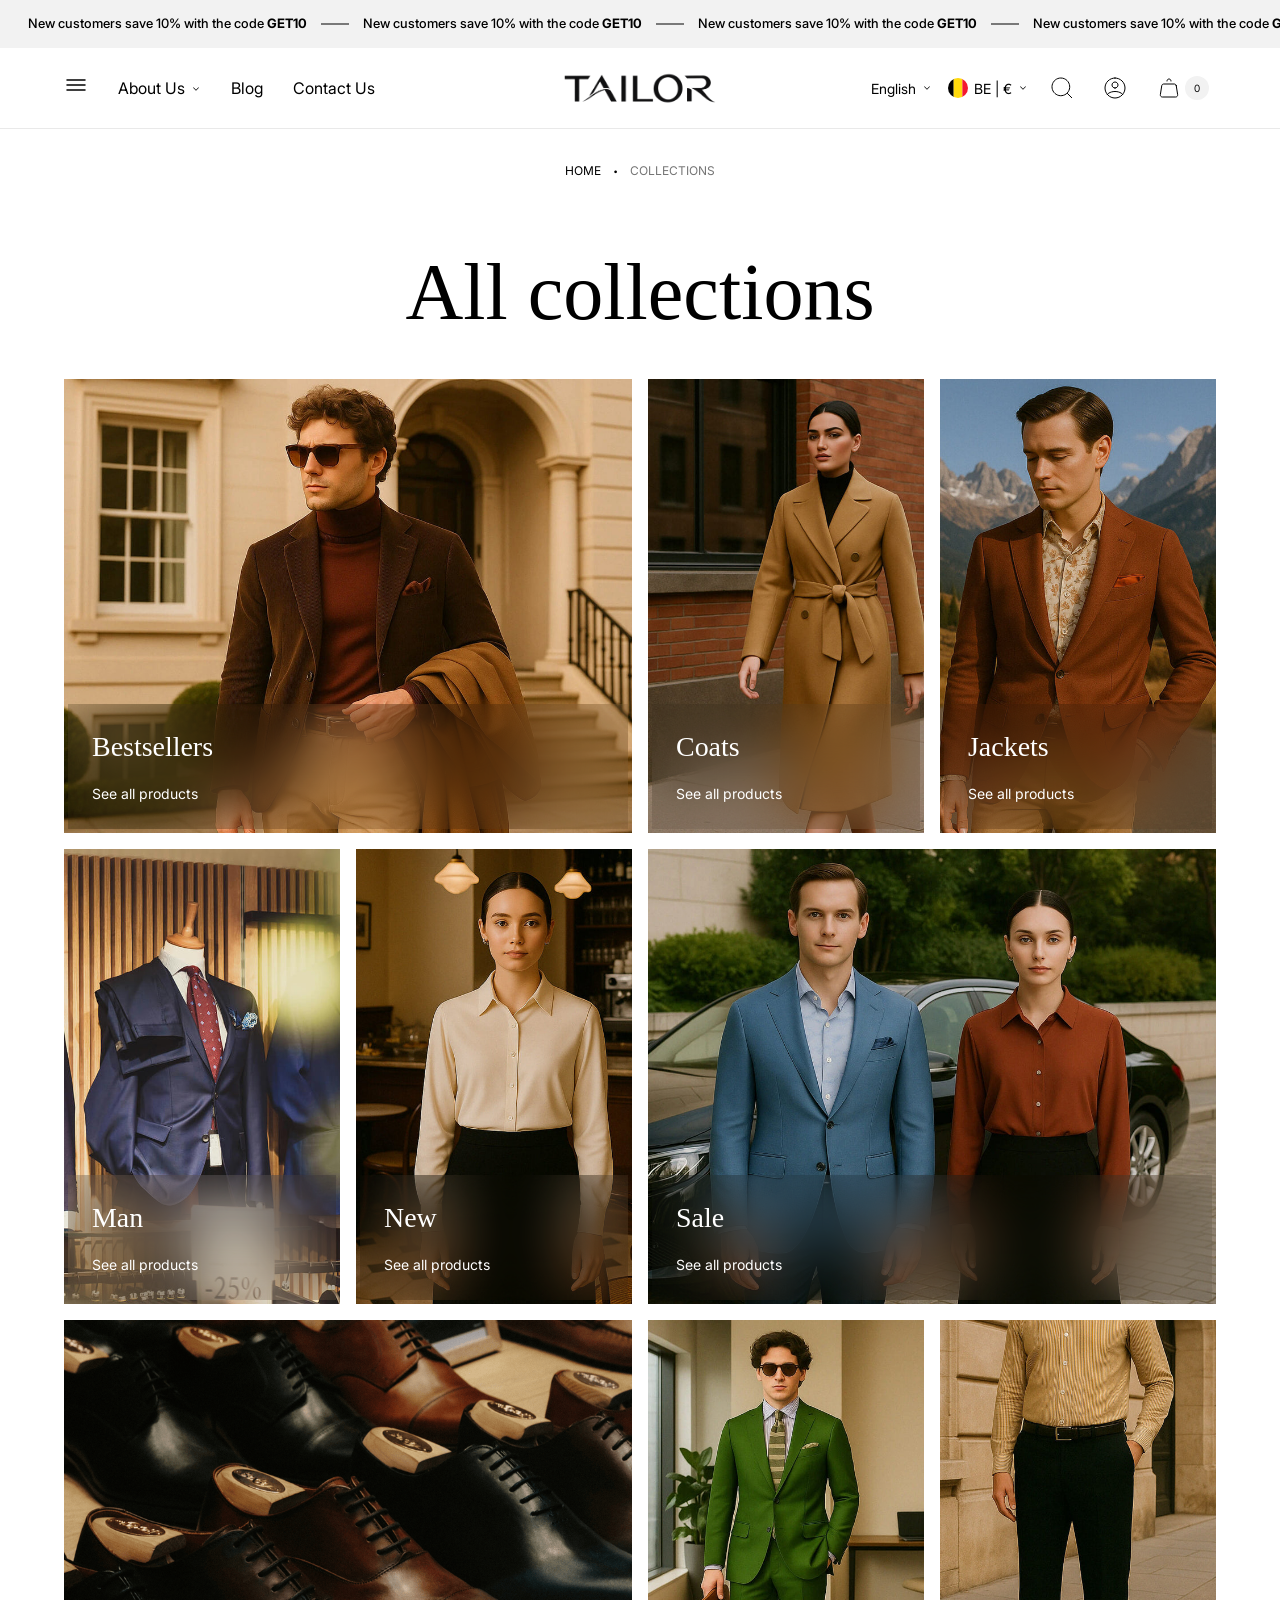
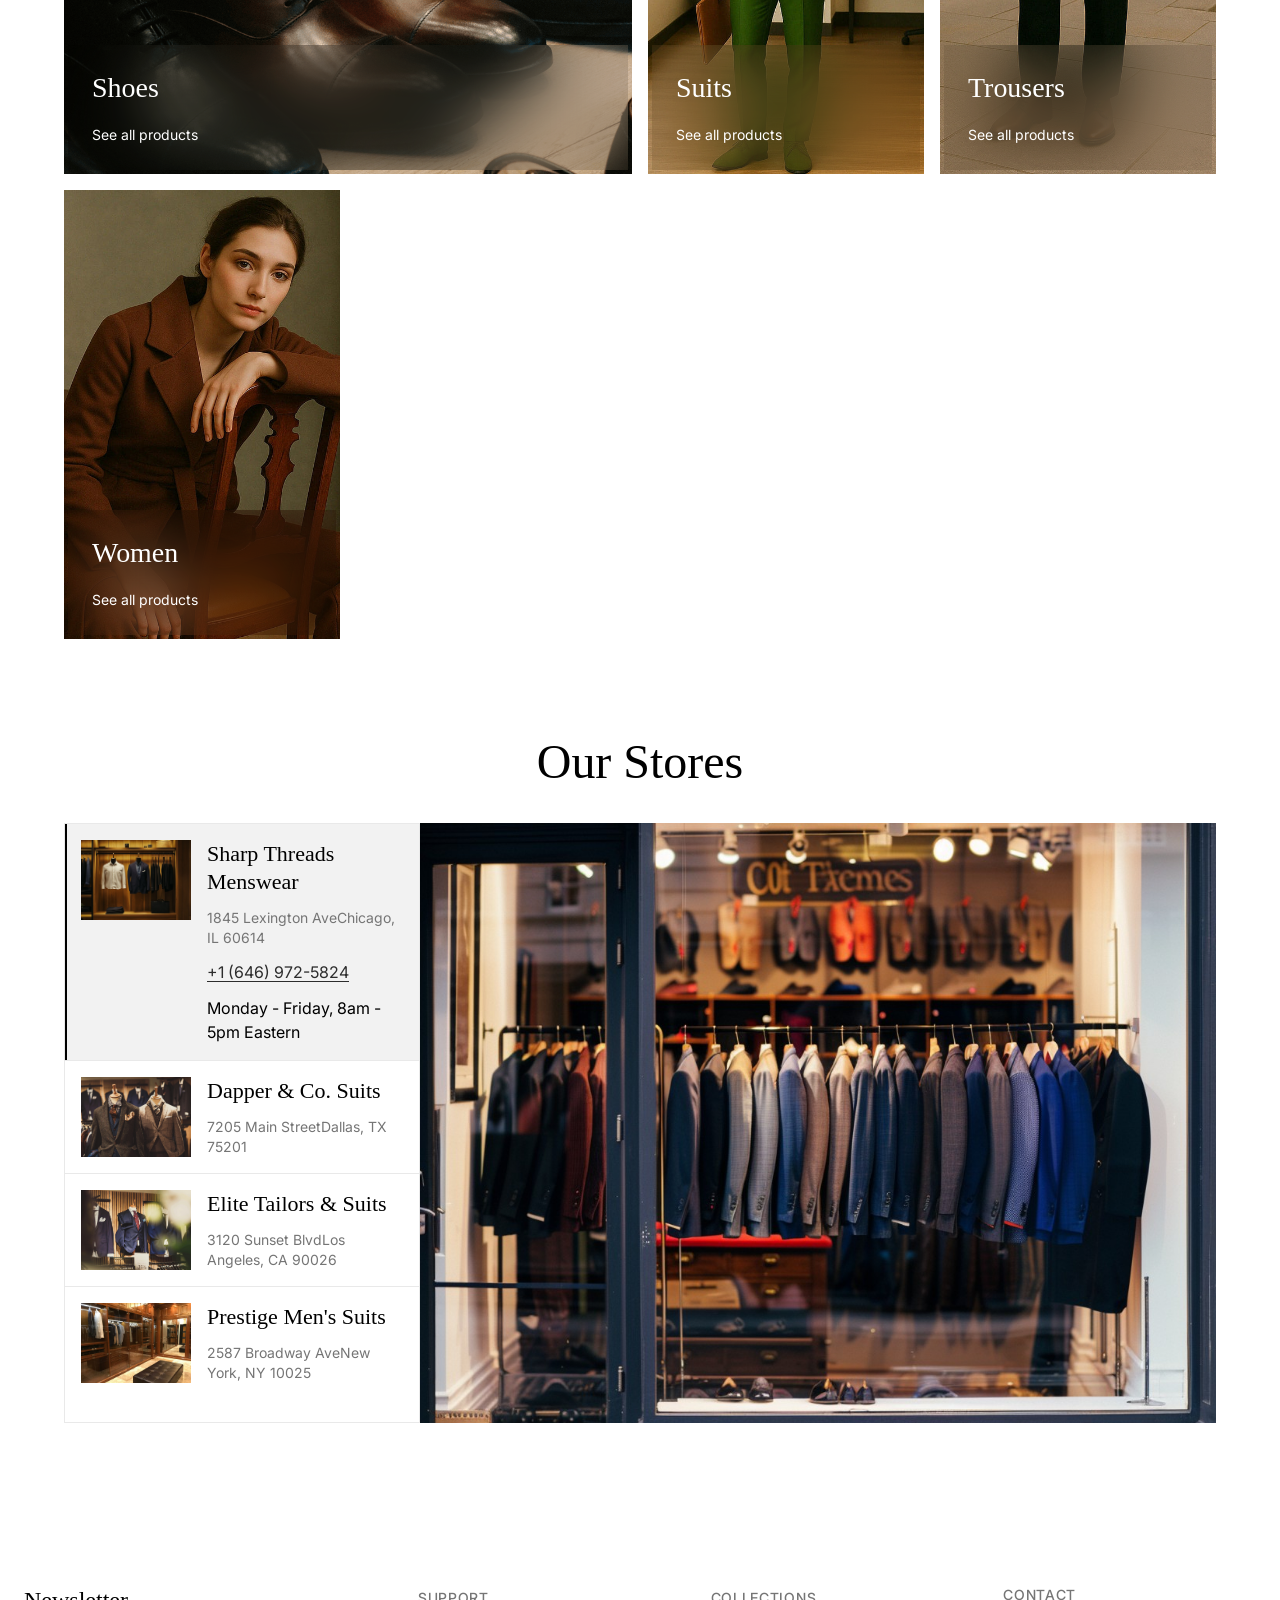
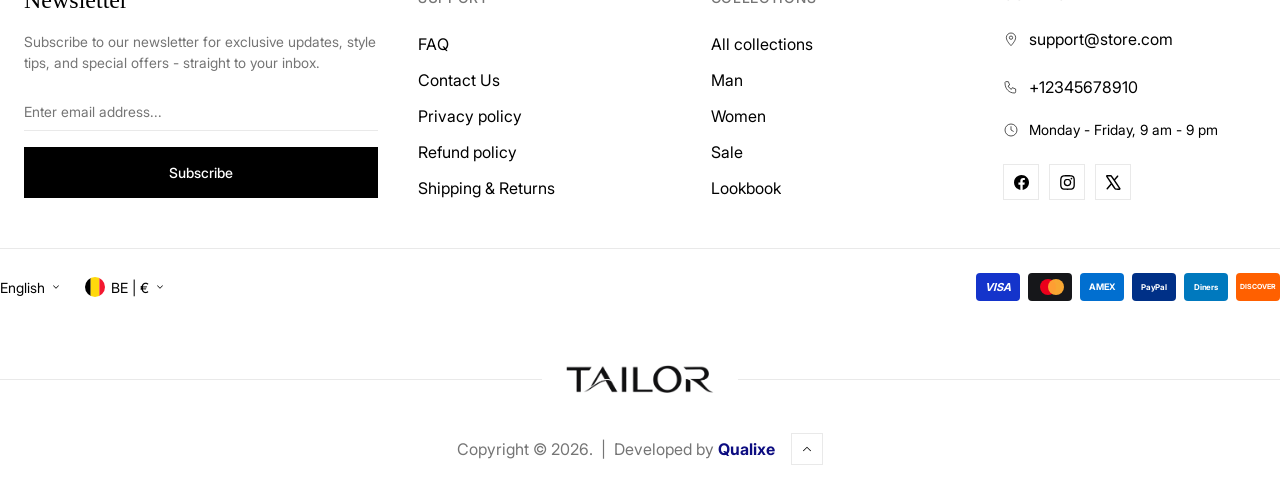
<file: all-collections.html>
<!DOCTYPE html>
<html lang="en">

<head>
	<meta charset="UTF-8">
	<meta name="viewport" content="width=device-width, initial-scale=1.0">
	<title>Tailor | All Collections</title>
	<link rel="shortcut icon" href="./assets/images/logo/favicon_32x32.png" type="image/x-icon">
	<link rel="stylesheet" href="./assets/css/style.css">
</head>

<body>

	<!-- announcement bar start -->
	<div class="announcement-bar" id="announcementBar">
		<div class="announcement-bar__track">
			<span class="announcement-bar__item">New customers save 10% with the code <strong>GET10</strong></span>
			<span class="announcement-bar__item">New customers save 10% with the code <strong>GET10</strong></span>
			<span class="announcement-bar__item">New customers save 10% with the code <strong>GET10</strong></span>
			<span class="announcement-bar__item">New customers save 10% with the code <strong>GET10</strong></span>
		</div>
	</div>
	<!-- announcement bar end -->

	<header class="header header--solid" id="siteHeader">
		<div class="header__container">
			<!-- mobile burger + search -->
			<div class="header__mobile-menu-wrapper only-mobile">
				<button class="header__icon-btn header__burger-btn js-header-drawer-toggler" id="menuToggle" type="button"
					aria-label="Open menu" aria-expanded="false">
					<svg class="icon icon-burger" viewBox="0 0 24 24" fill="none" xmlns="http://www.w3.org/2000/svg">
						<path d="M3 7H21" stroke="currentColor" stroke-width="1.5" stroke-linecap="round" />
						<path d="M3 12H21" stroke="currentColor" stroke-width="1.5" stroke-linecap="round" />
						<path d="M3 17H21" stroke="currentColor" stroke-width="1.5" stroke-linecap="round" />
					</svg>
				</button>
				<button class="header__icon-btn header__icon--search" id="searchToggleMobile" type="button" aria-label="Search">
					<svg class="icon icon-search" viewBox="0 0 22 22" fill="none" xmlns="http://www.w3.org/2000/svg">
						<path
							d="M16.1218 16.122L20.9998 21M9.8498 1C12.2938 1 14.5068 1.99 16.1078 3.592C17.5556 5.03977 18.4567 6.94476 18.6574 8.98239C18.8581 11.02 18.3461 13.0642 17.2086 14.7667C16.0711 16.4691 14.3785 17.7245 12.4192 18.3189C10.4599 18.9133 8.35508 18.8099 6.46343 18.0264C4.57178 17.2429 3.01032 15.8277 2.0451 14.022C1.07988 12.2163 0.770625 10.1318 1.17003 8.12364C1.56943 6.11548 2.65277 4.30794 4.23548 3.00899C5.81818 1.71003 7.80231 1.00005 9.8498 1Z"
							stroke="currentColor" />
					</svg>
					<svg class="icon icon-search-close" viewBox="0 0 20 20" fill="none" xmlns="http://www.w3.org/2000/svg">
						<path d="M4 4l12 12M16 4L4 16" stroke="currentColor" stroke-width="1.4" />
					</svg>
				</button>
			</div>

			<!-- desktop nav -->
			<nav class="header-menu only-desktop">
				<ul class="header-menu__list">
					<li class="header-menu__item-wrapper">
						<button class="header-menu__item header-menu__item--burger js-header-drawer-toggler" id="megaMenuToggle"
							type="button" aria-label="Open menu" aria-expanded="false">
							<svg class="icon icon-burger" viewBox="0 0 24 24" fill="none" xmlns="http://www.w3.org/2000/svg">
								<path d="M3 7H21" stroke="currentColor" stroke-width="1.5" stroke-linecap="round" />
								<path d="M3 12H21" stroke="currentColor" stroke-width="1.5" stroke-linecap="round" />
								<path d="M3 17H21" stroke="currentColor" stroke-width="1.5" stroke-linecap="round" />
							</svg>
						</button>
					</li>
					<li class="header-menu__item-wrapper">
						<details class="header-menu__details">
							<summary class="header-menu__item">
								<span data-text="About Us"><span>About Us</span></span>
								<svg class="chevron" viewBox="0 0 24 24" fill="none" xmlns="http://www.w3.org/2000/svg">
									<path d="M5 9.01266L6.0219 8L12 13.9747L17.9781 8L19 9.01266L12 16L5 9.01266Z" fill="currentColor" />
								</svg>
							</summary>
							<ul class="header-menu__dropdown">
								<li><a href="about.html"><span data-text="Our Story"><span>Our Story</span></span></a></li>
								<li><a href="#"><span data-text="Privacy policy"><span>Privacy policy</span></span></a></li>
								<li><a href="#"><span data-text="Refund policy"><span>Refund policy</span></span></a></li>
								<li><a href="policy.html"><span data-text="Shipping &amp; Returns"><span>Shipping &amp; Returns</span></span></a></li>
							</ul>
						</details>
					</li>
					<li class="header-menu__item-wrapper"><a class="header-menu__item" href="blogs.html"><span data-text="Blog"><span>Blog</span></span></a></li>
					<li class="header-menu__item-wrapper"><a class="header-menu__item" href="contact.html"><span data-text="Contact Us"><span>Contact Us</span></span></a></li>
				</ul>
			</nav>

			<a href="./index.html" class="header__logo">
				<img src="./assets/images/logo/tailor_logo.png" alt="Tailor" class="header__logo-img header__logo-img--dark">
				<img src="./assets/images/logo/tailor_logo_white.png" alt="Tailor"
					class="header__logo-img header__logo-img--light">
			</a>

			<div class="header__utils">
				<div class="header__localization only-desktop">
					<button type="button" class="header__lang-btn" id="langToggle">
						<span data-text="English"><span>English</span></span>
						<svg class="chevron" viewBox="0 0 24 24" fill="none" xmlns="http://www.w3.org/2000/svg">
							<path d="M5 9.01266L6.0219 8L12 13.9747L17.9781 8L19 9.01266L12 16L5 9.01266Z" fill="currentColor" />
						</svg>
					</button>
					<ul class="header__lang-list" id="langList">
						<li class="is-current" style="--i:0"><a href="#" lang="en"><span data-text="English"><span>English</span></span></a></li>
						<li style="--i:1"><a href="#" lang="fr"><span data-text="Français"><span>Français</span></span></a></li>
						<li style="--i:2"><a href="#" lang="nl"><span data-text="Nederlands"><span>Nederlands</span></span></a></li>
					</ul>
				</div>
				<div class="header__currency only-desktop">
					<button type="button" id="currencyToggle">
						<img src="./assets/images/logo/flag-be.svg" alt="" class="header__currency-flag">
						<span data-text="BE | €"><span>BE | €</span></span>
						<svg class="chevron" viewBox="0 0 24 24" fill="none" xmlns="http://www.w3.org/2000/svg">
							<path d="M5 9.01266L6.0219 8L12 13.9747L17.9781 8L19 9.01266L12 16L5 9.01266Z" fill="currentColor" />
						</svg>
					</button>
					<ul class="header__currency-list" id="currencyList">
						<li style="--i:0"><a href="#"><img src="./assets/images/logo/flag-au.svg" alt="" class="header__currency-item-flag"><span data-text="Australia | €"><span>Australia | €</span></span></a></li>
						<li style="--i:1"><a href="#"><img src="./assets/images/logo/flag-at.svg" alt="" class="header__currency-item-flag"><span data-text="Austria | €"><span>Austria | €</span></span></a></li>
						<li class="is-current" style="--i:2"><a href="#"><img src="./assets/images/logo/flag-be.svg" alt="" class="header__currency-item-flag"><span data-text="Belgium | €"><span>Belgium | €</span></span></a></li>
						<li style="--i:3"><a href="#"><img src="./assets/images/logo/flag-fr.svg" alt="" class="header__currency-item-flag"><span data-text="France | €"><span>France | €</span></span></a></li>
						<li style="--i:4"><a href="#"><img src="./assets/images/logo/flag-de.svg" alt="" class="header__currency-item-flag"><span data-text="Germany | €"><span>Germany | €</span></span></a></li>
						<li style="--i:5"><a href="#"><img src="./assets/images/logo/flag-ie.svg" alt="" class="header__currency-item-flag"><span data-text="Ireland | €"><span>Ireland | €</span></span></a></li>
						<li style="--i:6"><a href="#"><img src="./assets/images/logo/flag-it.svg" alt="" class="header__currency-item-flag"><span data-text="Italy | €"><span>Italy | €</span></span></a></li>
						<li style="--i:7"><a href="#"><img src="./assets/images/logo/flag-nl.svg" alt="" class="header__currency-item-flag"><span data-text="Netherlands | €"><span>Netherlands | €</span></span></a></li>
						<li style="--i:8"><a href="#"><img src="./assets/images/logo/flag-es.svg" alt="" class="header__currency-item-flag"><span data-text="Spain | €"><span>Spain | €</span></span></a></li>
						<li style="--i:9"><a href="#"><img src="./assets/images/logo/flag-se.svg" alt="" class="header__currency-item-flag"><span data-text="Sweden | €"><span>Sweden | €</span></span></a></li>
						<li style="--i:10"><a href="#"><img src="./assets/images/logo/flag-gb.svg" alt="" class="header__currency-item-flag"><span data-text="United Kingdom | £"><span>United Kingdom | £</span></span></a></li>
						<li style="--i:11"><a href="#"><img src="./assets/images/logo/flag-us.svg" alt="" class="header__currency-item-flag"><span data-text="United States | $"><span>United States | $</span></span></a></li>
					</ul>
				</div>
				<button class="header__icon-btn header__icon--search only-desktop" id="searchToggle" type="button"
					aria-label="Search">
					<svg class="icon icon-search" viewBox="0 0 22 22" fill="none" xmlns="http://www.w3.org/2000/svg">
						<path
							d="M16.1218 16.122L20.9998 21M9.8498 1C12.2938 1 14.5068 1.99 16.1078 3.592C17.5556 5.03977 18.4567 6.94476 18.6574 8.98239C18.8581 11.02 18.3461 13.0642 17.2086 14.7667C16.0711 16.4691 14.3785 17.7245 12.4192 18.3189C10.4599 18.9133 8.35508 18.8099 6.46343 18.0264C4.57178 17.2429 3.01032 15.8277 2.0451 14.022C1.07988 12.2163 0.770625 10.1318 1.17003 8.12364C1.56943 6.11548 2.65277 4.30794 4.23548 3.00899C5.81818 1.71003 7.80231 1.00005 9.8498 1Z"
							stroke="currentColor" />
					</svg>
					<svg class="icon icon-search-close" viewBox="0 0 20 20" fill="none" xmlns="http://www.w3.org/2000/svg">
						<path d="M4 4l12 12M16 4L4 16" stroke="currentColor" stroke-width="1.4" />
					</svg>
				</button>
				<button class="header__icon-btn header__icon--account only-desktop" aria-label="Account">
					<svg class="icon icon-user" viewBox="0 0 24 24" fill="none" xmlns="http://www.w3.org/2000/svg">
						<path
							d="M12 2C6.477 2 2 6.477 2 12C2 17.523 6.477 22 12 22C17.523 22 22 17.523 22 12C22 6.477 17.523 2 12 2Z"
							stroke="currentColor" stroke-linecap="round" stroke-linejoin="round" />
						<path
							d="M4.27344 18.346C4.27344 18.346 6.50244 15.5 12.0024 15.5C17.5024 15.5 19.7324 18.346 19.7324 18.346M12.0024 12C12.7981 12 13.5611 11.6839 14.1238 11.1213C14.6864 10.5587 15.0024 9.79565 15.0024 9C15.0024 8.20435 14.6864 7.44129 14.1238 6.87868C13.5611 6.31607 12.7981 6 12.0024 6C11.2068 6 10.4437 6.31607 9.88112 6.87868C9.31851 7.44129 9.00244 8.20435 9.00244 9C9.00244 9.79565 9.31851 10.5587 9.88112 11.1213C10.4437 11.6839 11.2068 12 12.0024 12Z"
							stroke="currentColor" stroke-linecap="round" stroke-linejoin="round" />
					</svg>
				</button>
				<button class="header__icon-btn header__icon--cart" id="cartToggle" aria-label="Cart">
					<svg class="icon icon-bag-minimal" viewBox="0 0 24 24" fill="none" xmlns="http://www.w3.org/2000/svg">
						<path
							d="M13.9984 5C13.9984 4.46957 13.7877 3.96086 13.4126 3.58579C13.0375 3.21071 12.5288 3 11.9984 3C11.4679 3 10.9592 3.21071 10.5842 3.58579C10.2091 3.96086 9.99836 4.46957 9.99836 5M19.2584 9.696L20.6434 18.696C20.6872 18.9808 20.6689 19.2718 20.5898 19.5489C20.5107 19.8261 20.3726 20.0828 20.1851 20.3016C19.9975 20.5204 19.7649 20.6961 19.5031 20.8167C19.2413 20.9372 18.9566 20.9997 18.6684 21H5.32836C5.04 21 4.75503 20.9377 4.49301 20.8173C4.23098 20.6969 3.99809 20.5212 3.81031 20.3024C3.62253 20.0836 3.48429 19.8267 3.40507 19.5494C3.32585 19.2721 3.30753 18.981 3.35136 18.696L4.73636 9.696C4.80901 9.22359 5.04844 8.79282 5.41129 8.4817C5.77413 8.17059 6.2364 7.9997 6.71436 8H17.2824C17.7602 7.99994 18.2222 8.17094 18.5848 8.48203C18.9475 8.79312 19.1857 9.22376 19.2584 9.696Z"
							stroke="currentColor" stroke-linecap="round" stroke-linejoin="round" />
					</svg>
					<span class="header__cart-count" id="cartCount">0</span>
				</button>
				<!-- mobile search close -->
				<button class="header__icon-btn header__icon--search-close-mobile" id="searchCloseMobile"
					type="button" aria-label="Close search">
					<svg viewBox="0 0 20 20" fill="none" xmlns="http://www.w3.org/2000/svg">
						<path d="M4 4l12 12M16 4L4 16" stroke="currentColor" stroke-width="1.4" />
					</svg>
				</button>
			</div>
		</div>

		<!-- predictive search overlay -->
		<div class="predictive-search" id="predictiveSearch">
			<form class="predictive-search__form" id="predictiveSearchForm">
				<div class="predictive-search__search">
					<div class="predictive-search__input-wrapper">
						<input type="text" id="searchInput" class="predictive-search__input"
							placeholder="What are you looking for?" autocomplete="off" autocapitalize="off" spellcheck="false">
						<button type="button" class="predictive-search__reset" id="searchReset" aria-label="Clear search">
							<svg viewBox="0 0 20 20" fill="none" xmlns="http://www.w3.org/2000/svg">
								<path d="M4 4l12 12M16 4L4 16" stroke="currentColor" stroke-width="1.4" />
							</svg>
						</button>
					</div>
					<button type="submit" class="predictive-search__submit" aria-label="Submit search">
						<svg class="icon icon-search" viewBox="0 0 22 22" fill="none" xmlns="http://www.w3.org/2000/svg">
							<path
								d="M16.1218 16.122L20.9998 21M9.8498 1C12.2938 1 14.5068 1.99 16.1078 3.592C17.5556 5.03977 18.4567 6.94476 18.6574 8.98239C18.8581 11.02 18.3461 13.0642 17.2086 14.7667C16.0711 16.4691 14.3785 17.7245 12.4192 18.3189C10.4599 18.9133 8.35508 18.8099 6.46343 18.0264C4.57178 17.2429 3.01032 15.8277 2.0451 14.022C1.07988 12.2163 0.770625 10.1318 1.17003 8.12364C1.56943 6.11548 2.65277 4.30794 4.23548 3.00899C5.81818 1.71003 7.80231 1.00005 9.8498 1Z"
								stroke="currentColor" />
						</svg>
						<span>Search</span>
					</button>
				</div>

				<div class="predictive-search__tabs-wrapper">
					<ul class="predictive-search__tabs">
						<li><button type="button" class="predictive-search__tabs-button" data-tab="product" disabled><span>Products</span></button></li>
						<li><button type="button" class="predictive-search__tabs-button" data-tab="article" disabled><span>Articles</span></button></li>
						<li><button type="button" class="predictive-search__tabs-button" data-tab="page" disabled><span>Pages</span></button></li>
					</ul>
				</div>

				<div class="predictive-search__trending">
					<div class="predictive-search__trending-heading">Trending Search Terms</div>
					<div class="predictive-search__trending-terms">
						<a href="#" class="predictive-search__trending-term">Jacket</a>
						<a href="#" class="predictive-search__trending-term">Suit</a>
						<a href="#" class="predictive-search__trending-term">Blazer</a>
						<a href="#" class="predictive-search__trending-term">Coats</a>
						<a href="#" class="predictive-search__trending-term">Trousers</a>
					</div>
				</div>

				<div class="predictive-search__promo" id="searchPromo">
					<div class="predictive-search__promo-heading">Recently viewed</div>
					<ul class="predictive-search__promo-list" id="searchPromoList"></ul>
				</div>

				<div class="predictive-search__result" id="searchResult" hidden>
					<div class="predictive-search__result-wrapper" data-tab-panel="product">
						<ul class="predictive-search__result-row" id="searchResultProducts"></ul>
					</div>
					<div class="predictive-search__result-wrapper" data-tab-panel="article" hidden>
						<p class="predictive-search__result-empty">No matching articles.</p>
					</div>
					<div class="predictive-search__result-wrapper" data-tab-panel="page" hidden>
						<ul class="predictive-search__result-row" id="searchResultPages"></ul>
					</div>
				</div>

				<div class="predictive-search__footer" id="searchFooter" hidden>
					<button type="submit" class="predictive-search__apply">See all results</button>
				</div>
			</form>
		</div>
	</header>

	<!-- drawer navigation -->
	<div class="nav-drawer" id="navDrawer">
		<div class="nav-drawer__panel nav-drawer__panel--main" id="navDrawerMain">
			<nav class="nav-drawer__body">
				<ul class="nav-drawer__list">
					<li class="only-mobile" style="--i:0">
						<button type="button" class="nav-drawer__parent-link" data-drawer-target="about-us">
							<span data-text="About Us"><span>About Us</span></span>
							<svg viewBox="0 0 284.49 498.98" xmlns="http://www.w3.org/2000/svg">
								<path fill="currentColor"
									d="M35 498.98a35 35 0 0 1-24.75-59.75l189.74-189.74L10.25 59.75a35.002 35.002 0 0 1 49.5-49.5l214.49 214.49a35 35 0 0 1 0 49.5L59.75 488.73A34.89 34.89 0 0 1 35 498.98Z" />
							</svg>
						</button>
					</li>
					<li class="only-mobile" style="--i:1"><a href="blogs.html"><span data-text="Blog"><span>Blog</span></span></a></li>
					<li class="only-mobile" style="--i:2"><a href="contact.html"><span data-text="Contact Us"><span>Contact Us</span></span></a></li>
					<li style="--i:3"><a href="collections.html"><span data-text="Sale"><span>Sale</span></span></a></li>
					<li style="--i:4">
						<button type="button" class="nav-drawer__parent-link" data-drawer-target="man">
							<span data-text="Man"><span>Man</span></span>
							<svg viewBox="0 0 284.49 498.98" xmlns="http://www.w3.org/2000/svg">
								<path fill="currentColor"
									d="M35 498.98a35 35 0 0 1-24.75-59.75l189.74-189.74L10.25 59.75a35.002 35.002 0 0 1 49.5-49.5l214.49 214.49a35 35 0 0 1 0 49.5L59.75 488.73A34.89 34.89 0 0 1 35 498.98Z" />
							</svg>
						</button>
					</li>
					<li style="--i:5">
						<button type="button" class="nav-drawer__parent-link" data-drawer-target="women">
							<span data-text="Women"><span>Women</span></span>
							<svg viewBox="0 0 284.49 498.98" xmlns="http://www.w3.org/2000/svg">
								<path fill="currentColor"
									d="M35 498.98a35 35 0 0 1-24.75-59.75l189.74-189.74L10.25 59.75a35.002 35.002 0 0 1 49.5-49.5l214.49 214.49a35 35 0 0 1 0 49.5L59.75 488.73A34.89 34.89 0 0 1 35 498.98Z" />
							</svg>
						</button>
					</li>
					<li style="--i:6"><a href="collections.html"><span data-text="Shoes"><span>Shoes</span></span></a></li>
					<li style="--i:7"><a href="collections.html"><span data-text="All collections"><span>All collections</span></span></a></li>
					<li style="--i:8"><a href="look-book.html"><span data-text="Lookbook"><span>Lookbook</span></span></a></li>
					<li style="--i:9"><a href="faq.html"><span data-text="FAQ"><span>FAQ</span></span></a></li>
				</ul>
				<ul class="nav-drawer__list nav-drawer__list--additional">
					<li style="--i:10"><a href="#"><span data-text="Orders"><span>Orders</span></span></a></li>
					<li style="--i:10"><a href="#"><span data-text="Profile"><span>Profile</span></span></a></li>
				</ul>
				<div class="nav-drawer__info" style="--i:11">
					<a href="tel:+12345678910">+1 234 567 8910</a>
					<span>Daily 9 am – 9 pm</span>
				</div>
				<div class="nav-drawer__social" style="--i:11">
					<a href="#" aria-label="Facebook"><svg viewBox="0 0 14222 14222">
							<path
								d="M14222 7112c0 3549.352-2600.418 6491.344-6000 7024.72V9168h1657l315-2056H8222V5778c0-562 275-1111 1159-1111h897V2917s-814-139-1592-139c-1624 0-2686 984-2686 2767v1567H4194v2056h1806v4968.72C2600.418 13603.344 0 10661.352 0 7112 0 3184.703 3183.703 1 7111 1s7111 3183.703 7111 7111Z" />
						</svg></a>
					<a href="https://www.instagram.com/pollheim.au/" target="_blank" rel="noopener" aria-label="Instagram">
						<svg viewBox="0 0 32 32">
							<path
								d="M16 3.094c4.206 0 4.7.019 6.363.094 1.538.069 2.369.325 2.925.544.738.287 1.262.625 1.813 1.175s.894 1.075 1.175 1.813c.212.556.475 1.387.544 2.925.075 1.662.094 2.156.094 6.363s-.019 4.7-.094 6.363c-.069 1.538-.325 2.369-.544 2.925-.288.738-.625 1.262-1.175 1.813s-1.075.894-1.813 1.175c-.556.212-1.387.475-2.925.544-1.663.075-2.156.094-6.363.094s-4.7-.019-6.363-.094c-1.537-.069-2.369-.325-2.925-.544-.737-.288-1.263-.625-1.813-1.175s-.894-1.075-1.175-1.813c-.212-.556-.475-1.387-.544-2.925-.075-1.663-.094-2.156-.094-6.363s.019-4.7.094-6.363c.069-1.537.325-2.369.544-2.925.287-.737.625-1.263 1.175-1.813s1.075-.894 1.813-1.175c.556-.212 1.388-.475 2.925-.544 1.662-.081 2.156-.094 6.363-.094zm0-2.838c-4.275 0-4.813.019-6.494.094-1.675.075-2.819.344-3.819.731-1.037.4-1.913.944-2.788 1.819S1.486 4.656 1.08 5.688c-.387 1-.656 2.144-.731 3.825-.075 1.675-.094 2.213-.094 6.488s.019 4.813.094 6.494c.075 1.675.344 2.819.731 3.825.4 1.038.944 1.913 1.819 2.788s1.756 1.413 2.788 1.819c1 .387 2.144.656 3.825.731s2.213.094 6.494.094 4.813-.019 6.494-.094c1.675-.075 2.819-.344 3.825-.731 1.038-.4 1.913-.944 2.788-1.819s1.413-1.756 1.819-2.788c.387-1 .656-2.144.731-3.825s.094-2.212.094-6.494-.019-4.813-.094-6.494c-.075-1.675-.344-2.819-.731-3.825-.4-1.038-.944-1.913-1.819-2.788s-1.756-1.413-2.788-1.819c-1-.387-2.144-.656-3.825-.731C20.812.275 20.275.256 16 .256z" />
							<path
								d="M16 7.912a8.088 8.088 0 0 0 0 16.175c4.463 0 8.087-3.625 8.087-8.088s-3.625-8.088-8.088-8.088zm0 13.338a5.25 5.25 0 1 1 0-10.5 5.25 5.25 0 1 1 0 10.5zM26.294 7.594a1.887 1.887 0 1 1-3.774.002 1.887 1.887 0 0 1 3.774-.003z" />
						</svg></a>
					<a href="https://x.com/POLLHEIM_au" target="_blank" rel="noopener" aria-label="X">
						<svg viewBox="0 0 20 20" xmlns="http://www.w3.org/2000/svg">
							<path fill="currentColor"
								d="M11.095 5.514c.1-.167.158-.3.249-.409A986.714 986.714 0 0 1 14.67 1.11c.43-.514.876-.614 1.35-.327.53.32.609.932.166 1.485-.477.598-.978 1.178-1.467 1.766-.772.927-1.538 1.862-2.322 2.78-.184.216-.21.358-.038.609 2.158 3.157 4.304 6.323 6.448 9.49.18.266.345.55.463.845.435 1.093-.138 2.07-1.319 2.157-1.61.118-3.226.142-4.829-.11-.95-.15-1.607-.758-2.13-1.513-1.15-1.66-2.28-3.334-3.42-5.002-.071-.105-.155-.203-.289-.377-.086.124-.14.214-.207.295a4455.405 4455.405 0 0 1-4.44 5.31 3.698 3.698 0 0 1-.387.42c-.351.308-.85.304-1.217.008-.353-.286-.466-.811-.194-1.194.352-.495.75-.96 1.139-1.43 1.328-1.6 2.66-3.2 4-4.79.184-.219.16-.371.011-.59a1936.237 1936.237 0 0 1-5.324-7.87c-.205-.304-.4-.63-.533-.97C-.27 1.092.28.095 1.357.045c1.514-.07 3.037-.046 4.553.008 1.13.04 1.915.732 2.532 1.62.791 1.14 1.57 2.287 2.354 3.43.066.096.136.19.297.414l.002-.003Zm-8.888-3.6c.098.168.16.293.237.407 3.38 4.967 6.762 9.933 10.14 14.903.331.487.757.792 1.357.804 1.004.017 2.008.028 3.011.037.065 0 .13-.039.24-.076-.113-.184-.205-.345-.309-.5-2.271-3.352-4.54-6.706-6.816-10.054-1.101-1.62-2.224-3.227-3.324-4.847-.337-.495-.8-.693-1.37-.702-.897-.011-1.793-.02-2.69-.024-.138 0-.276.029-.473.05l-.003.002Z" />
						</svg></a>
				</div>
				<div class="nav-drawer__localization only-mobile" style="--i:12">
					<div class="header__localization">
						<button type="button" class="header__lang-btn" id="langToggleMobile">
							<span data-text="English"><span>English</span></span>
							<svg class="chevron" viewBox="0 0 24 24" fill="none" xmlns="http://www.w3.org/2000/svg">
								<path d="M5 9.01266L6.0219 8L12 13.9747L17.9781 8L19 9.01266L12 16L5 9.01266Z" fill="currentColor" />
							</svg>
						</button>
						<ul class="header__lang-list" id="langListMobile">
							<li class="is-current" style="--i:0"><a href="#" lang="en"><span data-text="English"><span>English</span></span></a></li>
							<li style="--i:1"><a href="#" lang="fr"><span data-text="Français"><span>Français</span></span></a></li>
							<li style="--i:2"><a href="#" lang="nl"><span data-text="Nederlands"><span>Nederlands</span></span></a></li>
						</ul>
					</div>
					<div class="header__currency">
						<button type="button" id="currencyToggleMobile">
							<img src="./assets/images/logo/flag-be.svg" alt="" class="header__currency-flag">
							<span data-text="BE | €"><span>BE | €</span></span>
							<svg class="chevron" viewBox="0 0 24 24" fill="none" xmlns="http://www.w3.org/2000/svg">
								<path d="M5 9.01266L6.0219 8L12 13.9747L17.9781 8L19 9.01266L12 16L5 9.01266Z" fill="currentColor" />
							</svg>
						</button>
						<ul class="header__currency-list" id="currencyListMobile">
							<li style="--i:0"><a href="#"><img src="./assets/images/logo/flag-au.svg" alt="" class="header__currency-item-flag"><span data-text="Australia | €"><span>Australia | €</span></span></a></li>
							<li style="--i:1"><a href="#"><img src="./assets/images/logo/flag-at.svg" alt="" class="header__currency-item-flag"><span data-text="Austria | €"><span>Austria | €</span></span></a></li>
							<li class="is-current" style="--i:2"><a href="#"><img src="./assets/images/logo/flag-be.svg" alt="" class="header__currency-item-flag"><span data-text="Belgium | €"><span>Belgium | €</span></span></a></li>
							<li style="--i:3"><a href="#"><img src="./assets/images/logo/flag-fr.svg" alt="" class="header__currency-item-flag"><span data-text="France | €"><span>France | €</span></span></a></li>
							<li style="--i:4"><a href="#"><img src="./assets/images/logo/flag-de.svg" alt="" class="header__currency-item-flag"><span data-text="Germany | €"><span>Germany | €</span></span></a></li>
							<li style="--i:5"><a href="#"><img src="./assets/images/logo/flag-ie.svg" alt="" class="header__currency-item-flag"><span data-text="Ireland | €"><span>Ireland | €</span></span></a></li>
							<li style="--i:6"><a href="#"><img src="./assets/images/logo/flag-it.svg" alt="" class="header__currency-item-flag"><span data-text="Italy | €"><span>Italy | €</span></span></a></li>
							<li style="--i:7"><a href="#"><img src="./assets/images/logo/flag-nl.svg" alt="" class="header__currency-item-flag"><span data-text="Netherlands | €"><span>Netherlands | €</span></span></a></li>
							<li style="--i:8"><a href="#"><img src="./assets/images/logo/flag-es.svg" alt="" class="header__currency-item-flag"><span data-text="Spain | €"><span>Spain | €</span></span></a></li>
							<li style="--i:9"><a href="#"><img src="./assets/images/logo/flag-se.svg" alt="" class="header__currency-item-flag"><span data-text="Sweden | €"><span>Sweden | €</span></span></a></li>
							<li style="--i:10"><a href="#"><img src="./assets/images/logo/flag-gb.svg" alt="" class="header__currency-item-flag"><span data-text="United Kingdom | £"><span>United Kingdom | £</span></span></a></li>
							<li style="--i:11"><a href="#"><img src="./assets/images/logo/flag-us.svg" alt="" class="header__currency-item-flag"><span data-text="United States | $"><span>United States | $</span></span></a></li>
						</ul>
					</div>
				</div>
				<div class="nav-drawer__account only-mobile" style="--i:12">
					<button type="button" class="nav-drawer__login-btn">
						<svg viewBox="0 0 24 24" fill="none" xmlns="http://www.w3.org/2000/svg">
							<path d="M12 2C6.477 2 2 6.477 2 12C2 17.523 6.477 22 12 22C17.523 22 22 17.523 22 12C22 6.477 17.523 2 12 2Z" stroke="currentColor" stroke-linecap="round" stroke-linejoin="round" />
							<path d="M4.27344 18.346C4.27344 18.346 6.50244 15.5 12.0024 15.5C17.5024 15.5 19.7324 18.346 19.7324 18.346M12.0024 12C12.7981 12 13.5611 11.6839 14.1238 11.1213C14.6864 10.5587 15.0024 9.79565 15.0024 9C15.0024 8.20435 14.6864 7.44129 14.1238 6.87868C13.5611 6.31607 12.7981 6 12.0024 6C11.2068 6 10.4437 6.31607 9.88112 6.87868C9.31851 7.44129 9.00244 8.20435 9.00244 9C9.00244 9.79565 9.31851 10.5587 9.88112 11.1213C10.4437 11.6839 11.2068 12 12.0024 12Z" stroke="currentColor" stroke-linecap="round" stroke-linejoin="round" />
						</svg>
						<span>Login</span>
					</button>
					<div class="nav-drawer__signup">
						<span>New customer?</span>
						<a href="#">Create an account</a>
					</div>
				</div>
			</nav>
		</div>

		<div class="nav-drawer__panel nav-drawer__panel--nested" id="navDrawerNested">
			<button class="nav-drawer__back only-mobile" id="navDrawerBack">
				<svg viewBox="0 0 284.49 498.98" xmlns="http://www.w3.org/2000/svg">
					<path fill="currentColor"
						d="M249.49 0a35 35 0 0 1 24.75 59.75L84.49 249.49l189.75 189.74a35.002 35.002 0 1 1-49.5 49.5L10.25 274.24a35 35 0 0 1 0-49.5L224.74 10.25A34.89 34.89 0 0 1 249.49 0Z" />
				</svg>
				<span id="navDrawerNestedTitle">Man</span>
			</button>
			<nav class="nav-drawer__body nav-drawer__body--nested">

				<div class="nav-drawer__nested-content" data-drawer-panel="about-us" hidden>
					<div class="nav-drawer__nested-links">
						<a href="about.html"><span data-text="Our Story"><span>Our Story</span></span></a>
						<a href="#"><span data-text="Privacy policy"><span>Privacy policy</span></span></a>
						<a href="#"><span data-text="Refund policy"><span>Refund policy</span></span></a>
						<a href="policy.html"><span data-text="Shipping &amp; Returns"><span>Shipping &amp; Returns</span></span></a>
					</div>
				</div>

				<div class="nav-drawer__nested-content" data-drawer-panel="man">
					<div class="nav-drawer__nested-groups">
						<div class="nav-drawer__nested-group">
							<a href="collections.html" class="nav-drawer__nested-heading"><span data-text="Coats"><span>Coats</span></span><svg viewBox="0 0 284.49 498.98" xmlns="http://www.w3.org/2000/svg"><path fill="currentColor" d="M35 498.98a35 35 0 0 1-24.75-59.75l189.74-189.74L10.25 59.75a35.002 35.002 0 0 1 49.5-49.5l214.49 214.49a35 35 0 0 1 0 49.5L59.75 488.73A34.89 34.89 0 0 1 35 498.98Z" /></svg></a>
							<a href="products.html"><span data-text="Classic Striped Unisex Shirt"><span>Classic Striped Unisex Shirt</span></span></a>
							<a href="products.html"><span data-text="Black and White Pattern Suit"><span>Black and White Pattern Suit</span></span></a>
							<a href="products.html"><span data-text="Belted Jacket &amp; Trousers"><span>Belted Jacket &amp; Trousers</span></span></a>
							<a href="products.html"><span data-text="Black Double-Breasted Suit"><span>Black Double-Breasted Suit</span></span></a>
							<a href="products.html"><span data-text="Black Long Over Coat"><span>Black Long Over Coat</span></span></a>
							<a href="products.html"><span data-text="Black Single Button Suit"><span>Black Single Button Suit</span></span></a>
							<a href="products.html"><span data-text="Black Trousers with Side Adjusters"><span>Black Trousers with Side Adjusters</span></span></a>
						</div>
						<div class="nav-drawer__nested-group">
							<a href="collections.html" class="nav-drawer__nested-heading"><span data-text="Jackets"><span>Jackets</span></span><svg viewBox="0 0 284.49 498.98" xmlns="http://www.w3.org/2000/svg"><path fill="currentColor" d="M35 498.98a35 35 0 0 1-24.75-59.75l189.74-189.74L10.25 59.75a35.002 35.002 0 0 1 49.5-49.5l214.49 214.49a35 35 0 0 1 0 49.5L59.75 488.73A34.89 34.89 0 0 1 35 498.98Z" /></svg></a>
							<a href="products.html"><span data-text="Black, Red &amp; White Plaid Over Coat"><span>Black, Red &amp; White Plaid Over Coat</span></span></a>
							<a href="products.html"><span data-text="Brown Pinstripe Suit with Long Extension Adjusters"><span>Brown Pinstripe Suit with Long Extension Adjusters</span></span></a>
							<a href="products.html"><span data-text="Brown Tweed Blazer"><span>Brown Tweed Blazer</span></span></a>
							<a href="products.html"><span data-text="Camel Beige Over Coat"><span>Camel Beige Over Coat</span></span></a>
							<a href="products.html"><span data-text="Camel Jacket &amp; Grey Pants"><span>Camel Jacket &amp; Grey Pants</span></span></a>
							<a href="products.html"><span data-text="Camel Jacket &amp; Tailored Trousers"><span>Camel Jacket &amp; Tailored Trousers</span></span></a>
							<a href="products.html"><span data-text="Casual Blazer &amp; Casual Draw Pant"><span>Casual Blazer &amp; Casual Draw Pant</span></span></a>
						</div>
						<div class="nav-drawer__nested-group">
							<a href="collections.html" class="nav-drawer__nested-heading"><span data-text="Jackets and Trousers"><span>Jackets and Trousers</span></span><svg viewBox="0 0 284.49 498.98" xmlns="http://www.w3.org/2000/svg"><path fill="currentColor" d="M35 498.98a35 35 0 0 1-24.75-59.75l189.74-189.74L10.25 59.75a35.002 35.002 0 0 1 49.5-49.5l214.49 214.49a35 35 0 0 1 0 49.5L59.75 488.73A34.89 34.89 0 0 1 35 498.98Z" /></svg></a>
							<a href="products.html"><span data-text="Casual Blazer &amp; Trousers"><span>Casual Blazer &amp; Trousers</span></span></a>
							<a href="products.html"><span data-text="Checked Field Jacket &amp; Corduroy Trousers"><span>Checked Field Jacket &amp; Corduroy Trousers</span></span></a>
							<a href="products.html"><span data-text="Checked Field Jacket &amp; Trousers"><span>Checked Field Jacket &amp; Trousers</span></span></a>
							<a href="products.html"><span data-text="Checked Sports Coat &amp; Tailored Chinos"><span>Checked Sports Coat &amp; Tailored Chinos</span></span></a>
							<a href="products.html"><span data-text="Checked Wool Jacket &amp; Olive Trousers"><span>Checked Wool Jacket &amp; Olive Trousers</span></span></a>
							<a href="products.html"><span data-text="Classic Blazer &amp; Trousers"><span>Classic Blazer &amp; Trousers</span></span></a>
						</div>
						<div class="nav-drawer__nested-group">
							<a href="collections.html" class="nav-drawer__nested-heading"><span data-text="Suits"><span>Suits</span></span><svg viewBox="0 0 284.49 498.98" xmlns="http://www.w3.org/2000/svg"><path fill="currentColor" d="M35 498.98a35 35 0 0 1-24.75-59.75l189.74-189.74L10.25 59.75a35.002 35.002 0 0 1 49.5-49.5l214.49 214.49a35 35 0 0 1 0 49.5L59.75 488.73A34.89 34.89 0 0 1 35 498.98Z" /></svg></a>
							<a href="products.html"><span data-text="Classic Double-Breasted Soft Beige Suit"><span>Classic Double-Breasted Soft Beige Suit</span></span></a>
							<a href="products.html"><span data-text="Classic Striped Unisex Shirt"><span>Classic Striped Unisex Shirt</span></span></a>
							<a href="products.html"><span data-text="Classic Tailored Suit Jacket &amp; Trousers"><span>Classic Tailored Suit Jacket &amp; Trousers</span></span></a>
							<a href="products.html"><span data-text="Classic Two-Button Suit"><span>Classic Two-Button Suit</span></span></a>
							<a href="products.html"><span data-text="Coastal Breeze Blazer"><span>Coastal Breeze Blazer</span></span></a>
							<a href="products.html"><span data-text="Coloured Safari Back Suit"><span>Coloured Safari Back Suit</span></span></a>
						</div>
						<div class="nav-drawer__nested-group">
							<a href="collections.html" class="nav-drawer__nested-heading"><span data-text="Bestsellers"><span>Bestsellers</span></span><svg viewBox="0 0 284.49 498.98" xmlns="http://www.w3.org/2000/svg"><path fill="currentColor" d="M35 498.98a35 35 0 0 1-24.75-59.75l189.74-189.74L10.25 59.75a35.002 35.002 0 0 1 49.5-49.5l214.49 214.49a35 35 0 0 1 0 49.5L59.75 488.73A34.89 34.89 0 0 1 35 498.98Z" /></svg></a>
							<a href="products.html"><span data-text="Grey &amp; White Pinstripe Suit"><span>Grey &amp; White Pinstripe Suit</span></span></a>
							<a href="products.html"><span data-text="Grey Houndstooth Blazer &amp; Black Trousers"><span>Grey Houndstooth Blazer &amp; Black Trousers</span></span></a>
							<a href="products.html"><span data-text="Grey Jacket &amp; Trousers"><span>Grey Jacket &amp; Trousers</span></span></a>
							<a href="products.html"><span data-text="Grey Modern Elegance Blazer"><span>Grey Modern Elegance Blazer</span></span></a>
							<a href="products.html"><span data-text="Grey Plaid Suit"><span>Grey Plaid Suit</span></span></a>
							<a href="products.html"><span data-text="Jacket &amp; Matching Trousers"><span>Jacket &amp; Matching Trousers</span></span></a>
						</div>
						<div class="nav-drawer__nested-group">
							<a href="collections.html" class="nav-drawer__nested-heading"><span data-text="New"><span>New</span></span><svg viewBox="0 0 284.49 498.98" xmlns="http://www.w3.org/2000/svg"><path fill="currentColor" d="M35 498.98a35 35 0 0 1-24.75-59.75l189.74-189.74L10.25 59.75a35.002 35.002 0 0 1 49.5-49.5l214.49 214.49a35 35 0 0 1 0 49.5L59.75 488.73A34.89 34.89 0 0 1 35 498.98Z" /></svg></a>
							<a href="products.html"><span data-text="Light Beige Suit"><span>Light Beige Suit</span></span></a>
							<a href="products.html"><span data-text="Light Grey &amp; Red Checked Jacket"><span>Light Grey &amp; Red Checked Jacket</span></span></a>
							<a href="products.html"><span data-text="Light Sage Green Jacket &amp; Dark Brown Trousers"><span>Light Sage Green Jacket &amp; Dark Brown Trousers</span></span></a>
							<a href="products.html"><span data-text="Light Suit"><span>Light Suit</span></span></a>
							<a href="products.html"><span data-text="Light Tan Long Over Coat"><span>Light Tan Long Over Coat</span></span></a>
							<a href="products.html"><span data-text="Luxe Summer Blazer"><span>Luxe Summer Blazer</span></span></a>
						</div>
					</div>
					<div class="nav-drawer__nested-media">
						<div class="nav-drawer__nested-media-track">
							<a href="collections.html" class="nav-drawer__nested-media-item">
								<img src="./assets/images/pollheim/Rectangle_4970_1.jpg" alt="">
							</a>
							<a href="collections.html" class="nav-drawer__nested-media-item">
								<img src="./assets/images/pollheim/Rectangle_4971_1.jpg" alt="">
							</a>
							<a href="collections.html" class="nav-drawer__nested-media-item" aria-hidden="true" tabindex="-1">
								<img src="./assets/images/pollheim/Rectangle_4970_1.jpg" alt="">
							</a>
							<a href="collections.html" class="nav-drawer__nested-media-item" aria-hidden="true" tabindex="-1">
								<img src="./assets/images/pollheim/Rectangle_4971_1.jpg" alt="">
							</a>
						</div>
					</div>
				</div>

				<div class="nav-drawer__nested-content" data-drawer-panel="women" hidden>
					<div class="nav-drawer__nested-groups">
						<div class="nav-drawer__nested-group">
							<a href="collections.html" class="nav-drawer__nested-heading"><span data-text="Women"><span>Women</span></span><svg viewBox="0 0 284.49 498.98" xmlns="http://www.w3.org/2000/svg"><path fill="currentColor" d="M35 498.98a35 35 0 0 1-24.75-59.75l189.74-189.74L10.25 59.75a35.002 35.002 0 0 1 49.5-49.5l214.49 214.49a35 35 0 0 1 0 49.5L59.75 488.73A34.89 34.89 0 0 1 35 498.98Z" /></svg></a>
							<a href="products.html"><span data-text="Corduroy Double-Breasted Suit"><span>Corduroy Double-Breasted Suit</span></span></a>
							<a href="products.html"><span data-text="Corduroy Jacket &amp; Tailored Trousers"><span>Corduroy Jacket &amp; Tailored Trousers</span></span></a>
							<a href="products.html"><span data-text="Dark Grey Checked Jacket &amp; Beige Trousers"><span>Dark Grey Checked Jacket &amp; Beige Trousers</span></span></a>
							<a href="products.html"><span data-text="Dark Grey Long Over Coat"><span>Dark Grey Long Over Coat</span></span></a>
							<a href="products.html"><span data-text="Deep Blue Check Suit"><span>Deep Blue Check Suit</span></span></a>
							<a href="products.html"><span data-text="Deep Green Suit"><span>Deep Green Suit</span></span></a>
						</div>
						<div class="nav-drawer__nested-group">
							<a href="collections.html" class="nav-drawer__nested-heading"><span data-text="Coats"><span>Coats</span></span><svg viewBox="0 0 284.49 498.98" xmlns="http://www.w3.org/2000/svg"><path fill="currentColor" d="M35 498.98a35 35 0 0 1-24.75-59.75l189.74-189.74L10.25 59.75a35.002 35.002 0 0 1 49.5-49.5l214.49 214.49a35 35 0 0 1 0 49.5L59.75 488.73A34.89 34.89 0 0 1 35 498.98Z" /></svg></a>
							<a href="products.html"><span data-text="Double-Breasted Blazer &amp; Trousers"><span>Double-Breasted Blazer &amp; Trousers</span></span></a>
							<a href="products.html"><span data-text="Double-Breasted Grey Pinstripe Suit"><span>Double-Breasted Grey Pinstripe Suit</span></span></a>
							<a href="products.html"><span data-text="Double-Breasted Grey Suit"><span>Double-Breasted Grey Suit</span></span></a>
							<a href="products.html"><span data-text="Double-Breasted Jacket &amp; Trousers"><span>Double-Breasted Jacket &amp; Trousers</span></span></a>
							<a href="products.html"><span data-text="Double-Breasted Suit"><span>Double-Breasted Suit</span></span></a>
							<a href="products.html"><span data-text="Double-Breasted Wool Suit"><span>Double-Breasted Wool Suit</span></span></a>
						</div>
						<div class="nav-drawer__nested-group">
							<a href="collections.html" class="nav-drawer__nested-heading"><span data-text="Jackets"><span>Jackets</span></span><svg viewBox="0 0 284.49 498.98" xmlns="http://www.w3.org/2000/svg"><path fill="currentColor" d="M35 498.98a35 35 0 0 1-24.75-59.75l189.74-189.74L10.25 59.75a35.002 35.002 0 0 1 49.5-49.5l214.49 214.49a35 35 0 0 1 0 49.5L59.75 488.73A34.89 34.89 0 0 1 35 498.98Z" /></svg></a>
							<a href="products.html"><span data-text="Duo Tone Jacket &amp; Trousers"><span>Duo Tone Jacket &amp; Trousers</span></span></a>
							<a href="products.html"><span data-text="Earthy Brown Jacket &amp; Cargo-Style Trousers"><span>Earthy Brown Jacket &amp; Cargo-Style Trousers</span></span></a>
							<a href="products.html"><span data-text="Elegant Check Blazer"><span>Elegant Check Blazer</span></span></a>
							<a href="products.html"><span data-text="Field Jacket &amp; Tailored Trousers"><span>Field Jacket &amp; Tailored Trousers</span></span></a>
							<a href="products.html"><span data-text="Green Checked Jacket &amp; Beige Trousers"><span>Green Checked Jacket &amp; Beige Trousers</span></span></a>
							<a href="products.html"><span data-text="Green Double-Breasted Blazer"><span>Green Double-Breasted Blazer</span></span></a>
						</div>
					</div>
					<div class="nav-drawer__nested-media">
						<div class="nav-drawer__nested-media-track">
							<a href="collections.html" class="nav-drawer__nested-media-item">
								<img src="./assets/images/pollheim/ChatGPT_Image_15_._2025_._14_18_23_1_1.jpg" alt="">
							</a>
							<a href="collections.html" class="nav-drawer__nested-media-item">
								<img src="./assets/images/pollheim/Rectangle_4970_1.jpg" alt="">
							</a>
							<a href="collections.html" class="nav-drawer__nested-media-item">
								<img src="./assets/images/pollheim/Rectangle_4971_1.jpg" alt="">
							</a>
							<a href="collections.html" class="nav-drawer__nested-media-item" aria-hidden="true" tabindex="-1">
								<img src="./assets/images/pollheim/ChatGPT_Image_15_._2025_._14_18_23_1_1.jpg" alt="">
							</a>
							<a href="collections.html" class="nav-drawer__nested-media-item" aria-hidden="true" tabindex="-1">
								<img src="./assets/images/pollheim/Rectangle_4970_1.jpg" alt="">
							</a>
							<a href="collections.html" class="nav-drawer__nested-media-item" aria-hidden="true" tabindex="-1">
								<img src="./assets/images/pollheim/Rectangle_4971_1.jpg" alt="">
							</a>
						</div>
					</div>
				</div>

			</nav>
		</div>
	</div>
	<!-- cart drawer -->
	<div class="cart-drawer" id="cartDrawer">
		<div class="cart-drawer__header">
			<h2 class="cart-drawer__title-empty" id="cartTitleEmpty">Your cart (0)</h2>
			<div class="cart-drawer__tabs" id="cartTabs" hidden>
				<button type="button" class="cart-drawer__tab is-active" id="cartTabMain" data-tab="cart">Your cart (<span id="cartTabCount">0</span>)</button>
				<button type="button" class="cart-drawer__tab" id="cartTabUpsell" data-tab="upsell">Upsell products</button>
			</div>
			<button class="cart-drawer__close" id="cartClose" aria-label="Close cart">
				<svg viewBox="0 0 20 20" fill="none" xmlns="http://www.w3.org/2000/svg">
					<path d="M4 4l12 12M16 4L4 16" stroke="currentColor" stroke-width="1.4" />
				</svg>
			</button>
		</div>

		<div class="cart-drawer__body">
			<div class="cart-drawer__empty" id="cartEmpty">
				<p class="cart-drawer__empty-heading">Your cart is empty</p>
				<p class="cart-drawer__empty-text">Tax included and shipping calculated at checkout</p>
			</div>

			<div class="cart-drawer__panel" id="cartPanelMain">
				<div class="cart-drawer__items" id="cartItems"></div>

				<div class="cart-drawer__shipping" id="cartShipping" hidden>
					<p class="cart-drawer__shipping-label" id="cartShippingLabel"></p>
					<div class="cart-drawer__shipping-bar">
						<div class="cart-drawer__shipping-bar-fill" id="cartShippingFill"></div>
					</div>
				</div>
			</div>

			<div class="cart-drawer__panel" id="cartPanelUpsell" hidden>
				<ul class="cart-drawer__upsell-list" id="cartUpsellList"></ul>
			</div>
		</div>

		<div class="cart-drawer__footer" id="cartFooter" hidden>
			<div class="cart-drawer__accordion-group">
					<details class="cart-drawer__accordion">
						<summary class="cart-drawer__accordion-heading">
							<span class="cart-drawer__accordion-icon">
								<svg class="icon-plus" viewBox="0 0 24 24" fill="none" xmlns="http://www.w3.org/2000/svg">
									<path d="M6 12H18" stroke="currentColor" stroke-linecap="round" />
									<path d="M12 18V6" stroke="currentColor" stroke-linecap="round" />
								</svg>
								<svg class="icon-minus" viewBox="0 0 24 24" fill="none" xmlns="http://www.w3.org/2000/svg">
									<path d="M6 12H18" stroke="currentColor" stroke-linecap="round" />
								</svg>
							</span>
							<span>Discount</span>
						</summary>
						<div class="cart-drawer__accordion-content">
							<div class="cart-drawer__accordion-inner">
								<form class="cart-drawer__discount-form" id="cartDiscountForm">
									<input type="text" placeholder="Discount code" aria-label="Discount code" id="cartDiscountInput">
									<button type="button" class="cart-drawer__discount-apply" id="cartDiscountApply">Apply</button>
								</form>
							</div>
						</div>
					</details>
					<details class="cart-drawer__accordion">
						<summary class="cart-drawer__accordion-heading">
							<span class="cart-drawer__accordion-icon">
								<svg class="icon-plus" viewBox="0 0 24 24" fill="none" xmlns="http://www.w3.org/2000/svg">
									<path d="M6 12H18" stroke="currentColor" stroke-linecap="round" />
									<path d="M12 18V6" stroke="currentColor" stroke-linecap="round" />
								</svg>
								<svg class="icon-minus" viewBox="0 0 24 24" fill="none" xmlns="http://www.w3.org/2000/svg">
									<path d="M6 12H18" stroke="currentColor" stroke-linecap="round" />
								</svg>
							</span>
							<span>Add a note to your order</span>
						</summary>
						<div class="cart-drawer__accordion-content">
							<div class="cart-drawer__accordion-inner">
								<textarea placeholder="Add a note to your order" aria-label="Add a note to your order" id="cartNoteInput"></textarea>
							</div>
						</div>
					</details>
				</div>

			<div class="cart-drawer__benefit">
				<svg viewBox="0 0 24 24" fill="none" xmlns="http://www.w3.org/2000/svg">
					<rect x="2" y="5" width="20" height="14" rx="2" stroke="currentColor" />
					<path d="M2 10H22" stroke="currentColor" />
				</svg>
				<span>BECOME CLUB MEMBER AND GET SPECIAL OFFERS</span>
			</div>

			<div class="cart-drawer__row">
				<span>Subtotal:</span>
				<span id="cartSubtotal">€0,00</span>
			</div>
			<p class="cart-drawer__shipping-note">Tax included and shipping calculated at checkout</p>
			<div class="cart-drawer__ctas">
				<a href="#" class="cart-drawer__cta cart-drawer__cta--view">View cart</a>
				<button type="button" class="cart-drawer__cta cart-drawer__cta--checkout" id="cartCheckout">Checkout</button>
			</div>
		</div>
	</div>
	<!-- drawer overlay backdrop -->
	<div class="nav-overlay" id="navOverlay"></div>

	<main>
		<!-- breadcrumb start -->
		<nav class="breadcrumb" aria-label="Breadcrumbs">
			<div class="breadcrumb__container">
				<a class="breadcrumb__link" href="index.html" title="Home">Home</a>
				<span aria-hidden="true" class="breadcrumb__separator">·</span>
				<span class="breadcrumb__item">Collections</span>
			</div>
		</nav>
		<!-- breadcrumb end -->

		<!-- list collections start -->
		<section class="list-collections">
			<div class="list-collections__container">
				<h1 class="list-collections__heading">All collections</h1>
				<div class="list-collections__row">
						<div class="list-collections__col list-collections__col--large">
							<div class="media-card-overlay">
								<a class="media-card-overlay__container" href="collections.html" aria-label="See all products">
									<img class="media-card-overlay__image" src="./assets/images/pollheim/collection-Carrying_Suit_Travel_Bag.webp" alt="Bestsellers" loading="eager">
								</a>
								<div class="media-card-overlay__text-wrapper">
									<h3 class="media-card-overlay__title">Bestsellers</h3>
									<a class="media-card-overlay__link" href="collections.html">
										<span class="fc-card__btn-text" data-text="See all products"><span>See all products</span></span>
									</a>
								</div>
							</div>
						</div>
						<div class="list-collections__col">
							<div class="media-card-overlay">
								<a class="media-card-overlay__container" href="collections.html" aria-label="See all products">
									<img class="media-card-overlay__image" src="./assets/images/pollheim/collection-Light_Tan_Long_Over_Coat.jpg" alt="Coats" loading="eager">
								</a>
								<div class="media-card-overlay__text-wrapper">
									<h3 class="media-card-overlay__title">Coats</h3>
									<a class="media-card-overlay__link" href="collections.html">
										<span class="fc-card__btn-text" data-text="See all products"><span>See all products</span></span>
									</a>
								</div>
							</div>
						</div>
						<div class="list-collections__col">
							<div class="media-card-overlay">
								<a class="media-card-overlay__container" href="collections.html" aria-label="See all products">
									<img class="media-card-overlay__image" src="./assets/images/pollheim/collection-Tape-Measure-Measuring-Shoulders.jpg" alt="Jackets" loading="eager">
								</a>
								<div class="media-card-overlay__text-wrapper">
									<h3 class="media-card-overlay__title">Jackets</h3>
									<a class="media-card-overlay__link" href="collections.html">
										<span class="fc-card__btn-text" data-text="See all products"><span>See all products</span></span>
									</a>
								</div>
							</div>
						</div>
						<div class="list-collections__col">
							<div class="media-card-overlay">
								<a class="media-card-overlay__container" href="collections.html" aria-label="See all products">
									<img class="media-card-overlay__image" src="./assets/images/pollheim/collection-alexander-naglestad-MZbZQEx91Ek-unsplash_1_1.jpg" alt="Man" loading="lazy">
								</a>
								<div class="media-card-overlay__text-wrapper">
									<h3 class="media-card-overlay__title">Man</h3>
									<a class="media-card-overlay__link" href="collections.html">
										<span class="fc-card__btn-text" data-text="See all products"><span>See all products</span></span>
									</a>
								</div>
							</div>
						</div>
						<div class="list-collections__col">
							<div class="media-card-overlay">
								<a class="media-card-overlay__container" href="collections.html" aria-label="See all products">
									<img class="media-card-overlay__image" src="./assets/images/pollheim/collection-IMG_0547_700x_e70869db-2184-4e37-816e-2a9787c96bf7.jpg" alt="New" loading="lazy">
								</a>
								<div class="media-card-overlay__text-wrapper">
									<h3 class="media-card-overlay__title">New</h3>
									<a class="media-card-overlay__link" href="collections.html">
										<span class="fc-card__btn-text" data-text="See all products"><span>See all products</span></span>
									</a>
								</div>
							</div>
						</div>
						<div class="list-collections__col list-collections__col--large">
							<div class="media-card-overlay">
								<a class="media-card-overlay__container" href="collections.html" aria-label="See all products">
									<img class="media-card-overlay__image" src="./assets/images/pollheim/collection-Tweed_Tape_Measure_Fashion_Cloth_Shirt_Suit.webp" alt="Sale" loading="lazy">
								</a>
								<div class="media-card-overlay__text-wrapper">
									<h3 class="media-card-overlay__title">Sale</h3>
									<a class="media-card-overlay__link" href="collections.html">
										<span class="fc-card__btn-text" data-text="See all products"><span>See all products</span></span>
									</a>
								</div>
							</div>
						</div>
						<div class="list-collections__col list-collections__col--large">
							<div class="media-card-overlay">
								<a class="media-card-overlay__container" href="collections.html" aria-label="See all products">
									<img class="media-card-overlay__image" src="./assets/images/pollheim/collection-Shoes-design-1-2-min.png" alt="Shoes" loading="lazy">
								</a>
								<div class="media-card-overlay__text-wrapper">
									<h3 class="media-card-overlay__title">Shoes</h3>
									<a class="media-card-overlay__link" href="collections.html">
										<span class="fc-card__btn-text" data-text="See all products"><span>See all products</span></span>
									</a>
								</div>
							</div>
						</div>
						<div class="list-collections__col">
							<div class="media-card-overlay">
								<a class="media-card-overlay__container" href="collections.html" aria-label="See all products">
									<img class="media-card-overlay__image" src="./assets/images/pollheim/collection-The_Couturist-15_1920x_dfc580a4-580b-4949-984c-cb9f450788ea.webp" alt="Suits" loading="lazy">
								</a>
								<div class="media-card-overlay__text-wrapper">
									<h3 class="media-card-overlay__title">Suits</h3>
									<a class="media-card-overlay__link" href="collections.html">
										<span class="fc-card__btn-text" data-text="See all products"><span>See all products</span></span>
									</a>
								</div>
							</div>
						</div>
						<div class="list-collections__col">
							<div class="media-card-overlay">
								<a class="media-card-overlay__container" href="collections.html" aria-label="See all products">
									<img class="media-card-overlay__image" src="./assets/images/pollheim/collection-Dark_Beige_Coloured_Safari_Back_Suit_close_up_on_blazer.jpg" alt="Trousers" loading="lazy">
								</a>
								<div class="media-card-overlay__text-wrapper">
									<h3 class="media-card-overlay__title">Trousers</h3>
									<a class="media-card-overlay__link" href="collections.html">
										<span class="fc-card__btn-text" data-text="See all products"><span>See all products</span></span>
									</a>
								</div>
							</div>
						</div>
						<div class="list-collections__col">
							<div class="media-card-overlay">
								<a class="media-card-overlay__container" href="collections.html" aria-label="See all products">
									<img class="media-card-overlay__image" src="./assets/images/pollheim/collection-Screenshot_2024-06-06_112305_1920x_11e59237-fb87-4a61-b0db-01953ed525ee.webp" alt="Women" loading="lazy">
								</a>
								<div class="media-card-overlay__text-wrapper">
									<h3 class="media-card-overlay__title">Women</h3>
									<a class="media-card-overlay__link" href="collections.html">
										<span class="fc-card__btn-text" data-text="See all products"><span>See all products</span></span>
									</a>
								</div>
							</div>
						</div>
				</div>
			</div>
		</section>
		<!-- list collections end -->

		<!-- stores locator start -->
		<section class="stores-locator">
			<div class="stores-locator__container">
				<h2 class="stores-locator__heading">Our Stores</h2>
				<div class="stores-locator__wrapper">
					<div class="stores-locator__box-map stores-locator__box-map--mobile">
						<div class="stores-locator__map-wrapper is-active" data-index="1">
							<img class="stores-locator__map-image" src="./assets/images/pollheim/StockCake-Fashion_Store_Display_1742205170.jpg" alt="" loading="lazy">
						</div>
						<div class="stores-locator__map-wrapper" data-index="2">
							<img class="stores-locator__map-image" src="./assets/images/pollheim/StockCake-Elegant_Suit_Boutique_1742205449.jpg" alt="" loading="lazy">
						</div>
						<div class="stores-locator__map-wrapper" data-index="3">
							<img class="stores-locator__map-image" src="./assets/images/pollheim/jozsef-hocza-pJYd5CI_TRM-unsplash_1_1.jpg" alt="" loading="lazy">
						</div>
						<div class="stores-locator__map-wrapper" data-index="4">
							<img class="stores-locator__map-image" src="./assets/images/pollheim/mak-O3Xu4M3-Pag-unsplash_1_1_1.jpg" alt="" loading="lazy">
						</div>
					</div>
					<ul class="stores-locator__list">
					<li class="stores-locator__item is-active" data-index="1" aria-expanded="true">
						<button type="button" class="stores-locator__item-wrapper">
							<span class="stores-locator__item-box-image">
								<img class="stores-locator__item-image" src="./assets/images/pollheim/StockCake-Elegant_menswear_display_1742205071.jpg" alt="" loading="lazy">
							</span>
							<span class="stores-locator__item-box-text">
								<span class="stores-locator__item-title">Sharp Threads Menswear</span>
								<span class="stores-locator__item-text">1845 Lexington AveChicago, IL 60614</span>
							</span>
						</button>
						<div class="stores-locator__item-body">
							<div class="stores-locator__item-box-info"><a href="tel:+1 (646) 972-5824" title="tel:+1 (646) 972-5824">+1 (646) 972-5824</a></div>
							<div class="stores-locator__item-box-info">Monday - Friday, 8am - 5pm Eastern</div>
						</div>
					</li>
					<li class="stores-locator__item" data-index="2" aria-expanded="false">
						<button type="button" class="stores-locator__item-wrapper">
							<span class="stores-locator__item-box-image">
								<img class="stores-locator__item-image" src="./assets/images/pollheim/alexander-naglestad-RFhq0SrrgEg-unsplash_1_1.jpg" alt="" loading="lazy">
							</span>
							<span class="stores-locator__item-box-text">
								<span class="stores-locator__item-title">Dapper &amp; Co. Suits</span>
								<span class="stores-locator__item-text">7205 Main StreetDallas, TX 75201</span>
							</span>
						</button>
						<div class="stores-locator__item-body" style="height: 0">
							<div class="stores-locator__item-box-info"><a href="tel:+1 (646) 972-5824" title="tel:+1 (646) 972-5824" tabindex="-1">+1 (646) 972-5824</a></div>
							<div class="stores-locator__item-box-info">Monday - Friday, 6am - 3pm Eastern</div>
						</div>
					</li>
					<li class="stores-locator__item" data-index="3" aria-expanded="false">
						<button type="button" class="stores-locator__item-wrapper">
							<span class="stores-locator__item-box-image">
								<img class="stores-locator__item-image" src="./assets/images/pollheim/alexander-naglestad-MZbZQEx91Ek-unsplash_1_1.jpg" alt="" loading="lazy">
							</span>
							<span class="stores-locator__item-box-text">
								<span class="stores-locator__item-title">Elite Tailors &amp; Suits</span>
								<span class="stores-locator__item-text">3120 Sunset BlvdLos Angeles, CA 90026</span>
							</span>
						</button>
						<div class="stores-locator__item-body" style="height: 0">
							<div class="stores-locator__item-box-info"><a href="tel:+1 213 443 6364" title="tel:+1 213 443 6364" tabindex="-1">+1 213 443 6364</a></div>
							<div class="stores-locator__item-box-info">Monday - Friday, 10am - 6pm Eastern</div>
						</div>
					</li>
					<li class="stores-locator__item" data-index="4" aria-expanded="false">
						<button type="button" class="stores-locator__item-wrapper">
							<span class="stores-locator__item-box-image">
								<img class="stores-locator__item-image" src="./assets/images/pollheim/paseidon72-0HQL-1EwB6c-unsplash_1_1.jpg" alt="" loading="lazy">
							</span>
							<span class="stores-locator__item-box-text">
								<span class="stores-locator__item-title">Prestige Men&#x27;s Suits</span>
								<span class="stores-locator__item-text">2587 Broadway AveNew York, NY 10025</span>
							</span>
						</button>
						<div class="stores-locator__item-body" style="height: 0">
							<div class="stores-locator__item-box-info"><a href="tel:(212) 555-7823" title="tel:(212) 555-7823" tabindex="-1">(212) 555-7823</a></div>
							<div class="stores-locator__item-box-info">Monday - Friday, 10am - 4pm Eastern</div>
						</div>
					</li>
					</ul>
					<div class="stores-locator__box-map stores-locator__box-map--desktop">
						<div class="stores-locator__map-wrapper is-active" data-index="1">
							<img class="stores-locator__map-image" src="./assets/images/pollheim/StockCake-Fashion_Store_Display_1742205170.jpg" alt="" loading="lazy">
						</div>
						<div class="stores-locator__map-wrapper" data-index="2">
							<img class="stores-locator__map-image" src="./assets/images/pollheim/StockCake-Elegant_Suit_Boutique_1742205449.jpg" alt="" loading="lazy">
						</div>
						<div class="stores-locator__map-wrapper" data-index="3">
							<img class="stores-locator__map-image" src="./assets/images/pollheim/jozsef-hocza-pJYd5CI_TRM-unsplash_1_1.jpg" alt="" loading="lazy">
						</div>
						<div class="stores-locator__map-wrapper" data-index="4">
							<img class="stores-locator__map-image" src="./assets/images/pollheim/mak-O3Xu4M3-Pag-unsplash_1_1_1.jpg" alt="" loading="lazy">
						</div>
					</div>
				</div>
			</div>
		</section>
		<!-- stores locator end -->
	</main>

	<!-- footer start -->
	<footer class="footer">
		<div class="footer__top container">
			<div class="footer__col footer__newsletter">
				<h2 class="footer__heading">Newsletter</h2>
				<p>Subscribe to our newsletter for exclusive updates, style tips, and special offers - straight to your inbox.</p>
				<form class="footer__newsletter-form" onsubmit="return false;">
					<input type="email" placeholder="Enter email address..." required>
				</form>
				<button type="submit" class="footer__newsletter-submit">Subscribe</button>
			</div>
			<div class="footer__col">
				<details class="footer__accordion" open>
					<summary class="footer__col-heading">Support
						<svg class="chevron footer__accordion-chevron" viewBox="0 0 28 16" fill="none"
							xmlns="http://www.w3.org/2000/svg">
							<path d="m1.57 1.59 12.76 12.77L27.1 1.59" stroke-width="2" stroke="currentColor" fill="none" />
						</svg>
					</summary>
					<ul class="footer__accordion-content">
						<li><a href="faq.html" class="button-link"><span class="button-link__text" data-text="FAQ"><span>FAQ</span></span></a></li>
						<li><a href="contact.html" class="button-link"><span class="button-link__text" data-text="Contact Us"><span>Contact Us</span></span></a></li>
						<li><a href="#" class="button-link"><span class="button-link__text" data-text="Privacy policy"><span>Privacy policy</span></span></a></li>
						<li><a href="#" class="button-link"><span class="button-link__text" data-text="Refund policy"><span>Refund policy</span></span></a></li>
						<li><a href="policy.html" class="button-link"><span class="button-link__text" data-text="Shipping &amp; Returns"><span>Shipping &amp; Returns</span></span></a></li>
					</ul>
				</details>
			</div>
			<div class="footer__col">
				<details class="footer__accordion" open>
					<summary class="footer__col-heading">Collections
						<svg class="chevron footer__accordion-chevron" viewBox="0 0 28 16" fill="none"
							xmlns="http://www.w3.org/2000/svg">
							<path d="m1.57 1.59 12.76 12.77L27.1 1.59" stroke-width="2" stroke="currentColor" fill="none" />
						</svg>
					</summary>
					<ul class="footer__accordion-content">
						<li><a href="collections.html" class="button-link"><span class="button-link__text" data-text="All collections"><span>All collections</span></span></a></li>
						<li><a href="collections.html" class="button-link"><span class="button-link__text" data-text="Man"><span>Man</span></span></a></li>
						<li><a href="collections.html" class="button-link"><span class="button-link__text" data-text="Women"><span>Women</span></span></a></li>
						<li><a href="collections.html" class="button-link"><span class="button-link__text" data-text="Sale"><span>Sale</span></span></a></li>
						<li><a href="look-book.html" class="button-link"><span class="button-link__text" data-text="Lookbook"><span>Lookbook</span></span></a></li>
					</ul>
				</details>
			</div>
			<div class="footer__col footer__contact">
				<h2 class="footer__label">Contact</h2>
				<ul class="footer__contact-list">
					<li>
						<svg viewBox="0 0 24 24" fill="none" xmlns="http://www.w3.org/2000/svg">
							<path d="M12 22s7-7.163 7-12a7 7 0 1 0-14 0c0 4.837 7 12 7 12Z" stroke="currentColor" />
							<circle cx="12" cy="10" r="2.5" stroke="currentColor" />
						</svg>
						<a href="mailto:support@store.com">support@store.com</a>
					</li>
					<li>
						<svg viewBox="0 0 24 24" fill="none" xmlns="http://www.w3.org/2000/svg">
							<path d="M4 4h4l2 5-2.5 1.5a11 11 0 0 0 5 5L14 13l5 2v4a2 2 0 0 1-2 2C9.163 21 3 14.837 3 6a2 2 0 0 1 1-2Z" stroke="currentColor" stroke-linejoin="round" />
						</svg>
						<a href="tel:+12345678910">+12345678910</a>
					</li>
					<li>
						<svg viewBox="0 0 24 24" fill="none" xmlns="http://www.w3.org/2000/svg">
							<circle cx="12" cy="12" r="9" stroke="currentColor" />
							<path d="M12 7v5l3.5 2" stroke="currentColor" stroke-linecap="round" />
						</svg>
						<span>Monday - Friday, 9 am - 9 pm</span>
					</li>
				</ul>
				<div class="footer__socials">
					<a href="#" aria-label="Facebook"><svg viewBox="0 0 14222 14222">
							<path
								d="M14222 7112c0 3549.352-2600.418 6491.344-6000 7024.72V9168h1657l315-2056H8222V5778c0-562 275-1111 1159-1111h897V2917s-814-139-1592-139c-1624 0-2686 984-2686 2767v1567H4194v2056h1806v4968.72C2600.418 13603.344 0 10661.352 0 7112 0 3184.703 3183.703 1 7111 1s7111 3183.703 7111 7111Z" />
						</svg></a>
					<a href="https://www.instagram.com/pollheim.au/" target="_blank" rel="noopener" aria-label="Instagram">
						<svg viewBox="0 0 32 32">
							<path
								d="M16 3.094c4.206 0 4.7.019 6.363.094 1.538.069 2.369.325 2.925.544.738.287 1.262.625 1.813 1.175s.894 1.075 1.175 1.813c.212.556.475 1.387.544 2.925.075 1.662.094 2.156.094 6.363s-.019 4.7-.094 6.363c-.069 1.538-.325 2.369-.544 2.925-.288.738-.625 1.262-1.175 1.813s-1.075.894-1.813 1.175c-.556.212-1.387.475-2.925.544-1.663.075-2.156.094-6.363.094s-4.7-.019-6.363-.094c-1.537-.069-2.369-.325-2.925-.544-.737-.288-1.263-.625-1.813-1.175s-.894-1.075-1.175-1.813c-.212-.556-.475-1.387-.544-2.925-.075-1.663-.094-2.156-.094-6.363s.019-4.7.094-6.363c.069-1.537.325-2.369.544-2.925.287-.737.625-1.263 1.175-1.813s1.075-.894 1.813-1.175c.556-.212 1.388-.475 2.925-.544 1.662-.081 2.156-.094 6.363-.094zm0-2.838c-4.275 0-4.813.019-6.494.094-1.675.075-2.819.344-3.819.731-1.037.4-1.913.944-2.788 1.819S1.486 4.656 1.08 5.688c-.387 1-.656 2.144-.731 3.825-.075 1.675-.094 2.213-.094 6.488s.019 4.813.094 6.494c.075 1.675.344 2.819.731 3.825.4 1.038.944 1.913 1.819 2.788s1.756 1.413 2.788 1.819c1 .387 2.144.656 3.825.731s2.213.094 6.494.094 4.813-.019 6.494-.094c1.675-.075 2.819-.344 3.825-.731 1.038-.4 1.913-.944 2.788-1.819s1.413-1.756 1.819-2.788c.387-1 .656-2.144.731-3.825s.094-2.212.094-6.494-.019-4.813-.094-6.494c-.075-1.675-.344-2.819-.731-3.825-.4-1.038-.944-1.913-1.819-2.788s-1.756-1.413-2.788-1.819c-1-.387-2.144-.656-3.825-.731C20.812.275 20.275.256 16 .256z" />
							<path
								d="M16 7.912a8.088 8.088 0 0 0 0 16.175c4.463 0 8.087-3.625 8.087-8.088s-3.625-8.088-8.088-8.088zm0 13.338a5.25 5.25 0 1 1 0-10.5 5.25 5.25 0 1 1 0 10.5zM26.294 7.594a1.887 1.887 0 1 1-3.774.002 1.887 1.887 0 0 1 3.774-.003z" />
						</svg></a>
					<a href="https://x.com/POLLHEIM_au" target="_blank" rel="noopener" aria-label="X">
						<svg viewBox="0 0 20 20" xmlns="http://www.w3.org/2000/svg">
							<path fill="currentColor"
								d="M11.095 5.514c.1-.167.158-.3.249-.409A986.714 986.714 0 0 1 14.67 1.11c.43-.514.876-.614 1.35-.327.53.32.609.932.166 1.485-.477.598-.978 1.178-1.467 1.766-.772.927-1.538 1.862-2.322 2.78-.184.216-.21.358-.038.609 2.158 3.157 4.304 6.323 6.448 9.49.18.266.345.55.463.845.435 1.093-.138 2.07-1.319 2.157-1.61.118-3.226.142-4.829-.11-.95-.15-1.607-.758-2.13-1.513-1.15-1.66-2.28-3.334-3.42-5.002-.071-.105-.155-.203-.289-.377-.086.124-.14.214-.207.295a4455.405 4455.405 0 0 1-4.44 5.31 3.698 3.698 0 0 1-.387.42c-.351.308-.85.304-1.217.008-.353-.286-.466-.811-.194-1.194.352-.495.75-.96 1.139-1.43 1.328-1.6 2.66-3.2 4-4.79.184-.219.16-.371.011-.59a1936.237 1936.237 0 0 1-5.324-7.87c-.205-.304-.4-.63-.533-.97C-.27 1.092.28.095 1.357.045c1.514-.07 3.037-.046 4.553.008 1.13.04 1.915.732 2.532 1.62.791 1.14 1.57 2.287 2.354 3.43.066.096.136.19.297.414l.002-.003Zm-8.888-3.6c.098.168.16.293.237.407 3.38 4.967 6.762 9.933 10.14 14.903.331.487.757.792 1.357.804 1.004.017 2.008.028 3.011.037.065 0 .13-.039.24-.076-.113-.184-.205-.345-.309-.5-2.271-3.352-4.54-6.706-6.816-10.054-1.101-1.62-2.224-3.227-3.324-4.847-.337-.495-.8-.693-1.37-.702-.897-.011-1.793-.02-2.69-.024-.138 0-.276.029-.473.05l-.003.002Z" />
						</svg></a>
				</div>
			</div>
		</div>

		<div class="footer__selectors container">
			<div class="footer__localization-group">
			<div class="header__localization">
				<button type="button" class="header__lang-btn" id="langToggleFooter">
					<span data-text="English"><span>English</span></span>
					<svg class="chevron" viewBox="0 0 24 24" fill="none" xmlns="http://www.w3.org/2000/svg">
						<path d="M5 9.01266L6.0219 8L12 13.9747L17.9781 8L19 9.01266L12 16L5 9.01266Z" fill="currentColor" />
					</svg>
				</button>
				<ul class="header__lang-list" id="langListFooter">
					<li class="is-current" style="--i:0"><a href="#" lang="en"><span data-text="English"><span>English</span></span></a></li>
					<li style="--i:1"><a href="#" lang="fr"><span data-text="Français"><span>Français</span></span></a></li>
					<li style="--i:2"><a href="#" lang="nl"><span data-text="Nederlands"><span>Nederlands</span></span></a></li>
				</ul>
			</div>
			<div class="header__currency">
				<button type="button" id="currencyToggleFooter">
					<img src="./assets/images/logo/flag-be.svg" alt="" class="header__currency-flag">
					<span data-text="BE | €"><span>BE | €</span></span>
					<svg class="chevron" viewBox="0 0 24 24" fill="none" xmlns="http://www.w3.org/2000/svg">
						<path d="M5 9.01266L6.0219 8L12 13.9747L17.9781 8L19 9.01266L12 16L5 9.01266Z" fill="currentColor" />
					</svg>
				</button>
				<ul class="header__currency-list" id="currencyListFooter">
					<li style="--i:0"><a href="#"><img src="./assets/images/logo/flag-au.svg" alt="" class="header__currency-item-flag"><span data-text="Australia | €"><span>Australia | €</span></span></a></li>
					<li style="--i:1"><a href="#"><img src="./assets/images/logo/flag-at.svg" alt="" class="header__currency-item-flag"><span data-text="Austria | €"><span>Austria | €</span></span></a></li>
					<li class="is-current" style="--i:2"><a href="#"><img src="./assets/images/logo/flag-be.svg" alt="" class="header__currency-item-flag"><span data-text="Belgium | €"><span>Belgium | €</span></span></a></li>
					<li style="--i:3"><a href="#"><img src="./assets/images/logo/flag-fr.svg" alt="" class="header__currency-item-flag"><span data-text="France | €"><span>France | €</span></span></a></li>
					<li style="--i:4"><a href="#"><img src="./assets/images/logo/flag-de.svg" alt="" class="header__currency-item-flag"><span data-text="Germany | €"><span>Germany | €</span></span></a></li>
					<li style="--i:5"><a href="#"><img src="./assets/images/logo/flag-ie.svg" alt="" class="header__currency-item-flag"><span data-text="Ireland | €"><span>Ireland | €</span></span></a></li>
					<li style="--i:6"><a href="#"><img src="./assets/images/logo/flag-it.svg" alt="" class="header__currency-item-flag"><span data-text="Italy | €"><span>Italy | €</span></span></a></li>
					<li style="--i:7"><a href="#"><img src="./assets/images/logo/flag-nl.svg" alt="" class="header__currency-item-flag"><span data-text="Netherlands | €"><span>Netherlands | €</span></span></a></li>
					<li style="--i:8"><a href="#"><img src="./assets/images/logo/flag-es.svg" alt="" class="header__currency-item-flag"><span data-text="Spain | €"><span>Spain | €</span></span></a></li>
					<li style="--i:9"><a href="#"><img src="./assets/images/logo/flag-se.svg" alt="" class="header__currency-item-flag"><span data-text="Sweden | €"><span>Sweden | €</span></span></a></li>
					<li style="--i:10"><a href="#"><img src="./assets/images/logo/flag-gb.svg" alt="" class="header__currency-item-flag"><span data-text="United Kingdom | £"><span>United Kingdom | £</span></span></a></li>
					<li style="--i:11"><a href="#"><img src="./assets/images/logo/flag-us.svg" alt="" class="header__currency-item-flag"><span data-text="United States | $"><span>United States | $</span></span></a></li>
				</ul>
			</div>
			</div>
			<div class="footer__payments">
				<span class="footer__payment-badge" data-brand="visa">VISA</span>
				<span class="footer__payment-badge" data-brand="mastercard"><span class="footer__payment-badge-dot footer__payment-badge-dot--a"></span><span class="footer__payment-badge-dot footer__payment-badge-dot--b"></span></span>
				<span class="footer__payment-badge" data-brand="amex">AMEX</span>
				<span class="footer__payment-badge" data-brand="paypal">PayPal</span>
				<span class="footer__payment-badge" data-brand="diners">Diners</span>
				<span class="footer__payment-badge" data-brand="discover">DISCOVER</span>
			</div>
		</div>

		<div class="footer__logo-divider container">
			<a href="./index.html" class="footer__logo-link" aria-label="Link to home page">
				<img src="./assets/images/logo/tailor_logo.png" alt="Tailor" class="footer__logo">
			</a>
		</div>

		<div class="footer__bottom container">
			<p class="footer__copyright">Copyright © 2026. <span>|</span> Developed by <a href="https://www.qualixe.com/" style="color: #0d0d81;"><strong>Qualixe</strong></a></p>
			<button type="button" class="footer__back-to-top" id="footerBackToTop" aria-label="Scroll to top">
				<svg viewBox="0 0 24 24" fill="none" xmlns="http://www.w3.org/2000/svg">
					<path d="M5 14.9873L6.0219 16L12 10.0253L17.9781 16L19 14.9873L12 8L5 14.9873Z" fill="currentColor" />
				</svg>
			</button>
		</div>
	</footer>
	<!-- footer end -->

	<script src="./assets/js/script.js"></script>
</body>

</html>
</file>
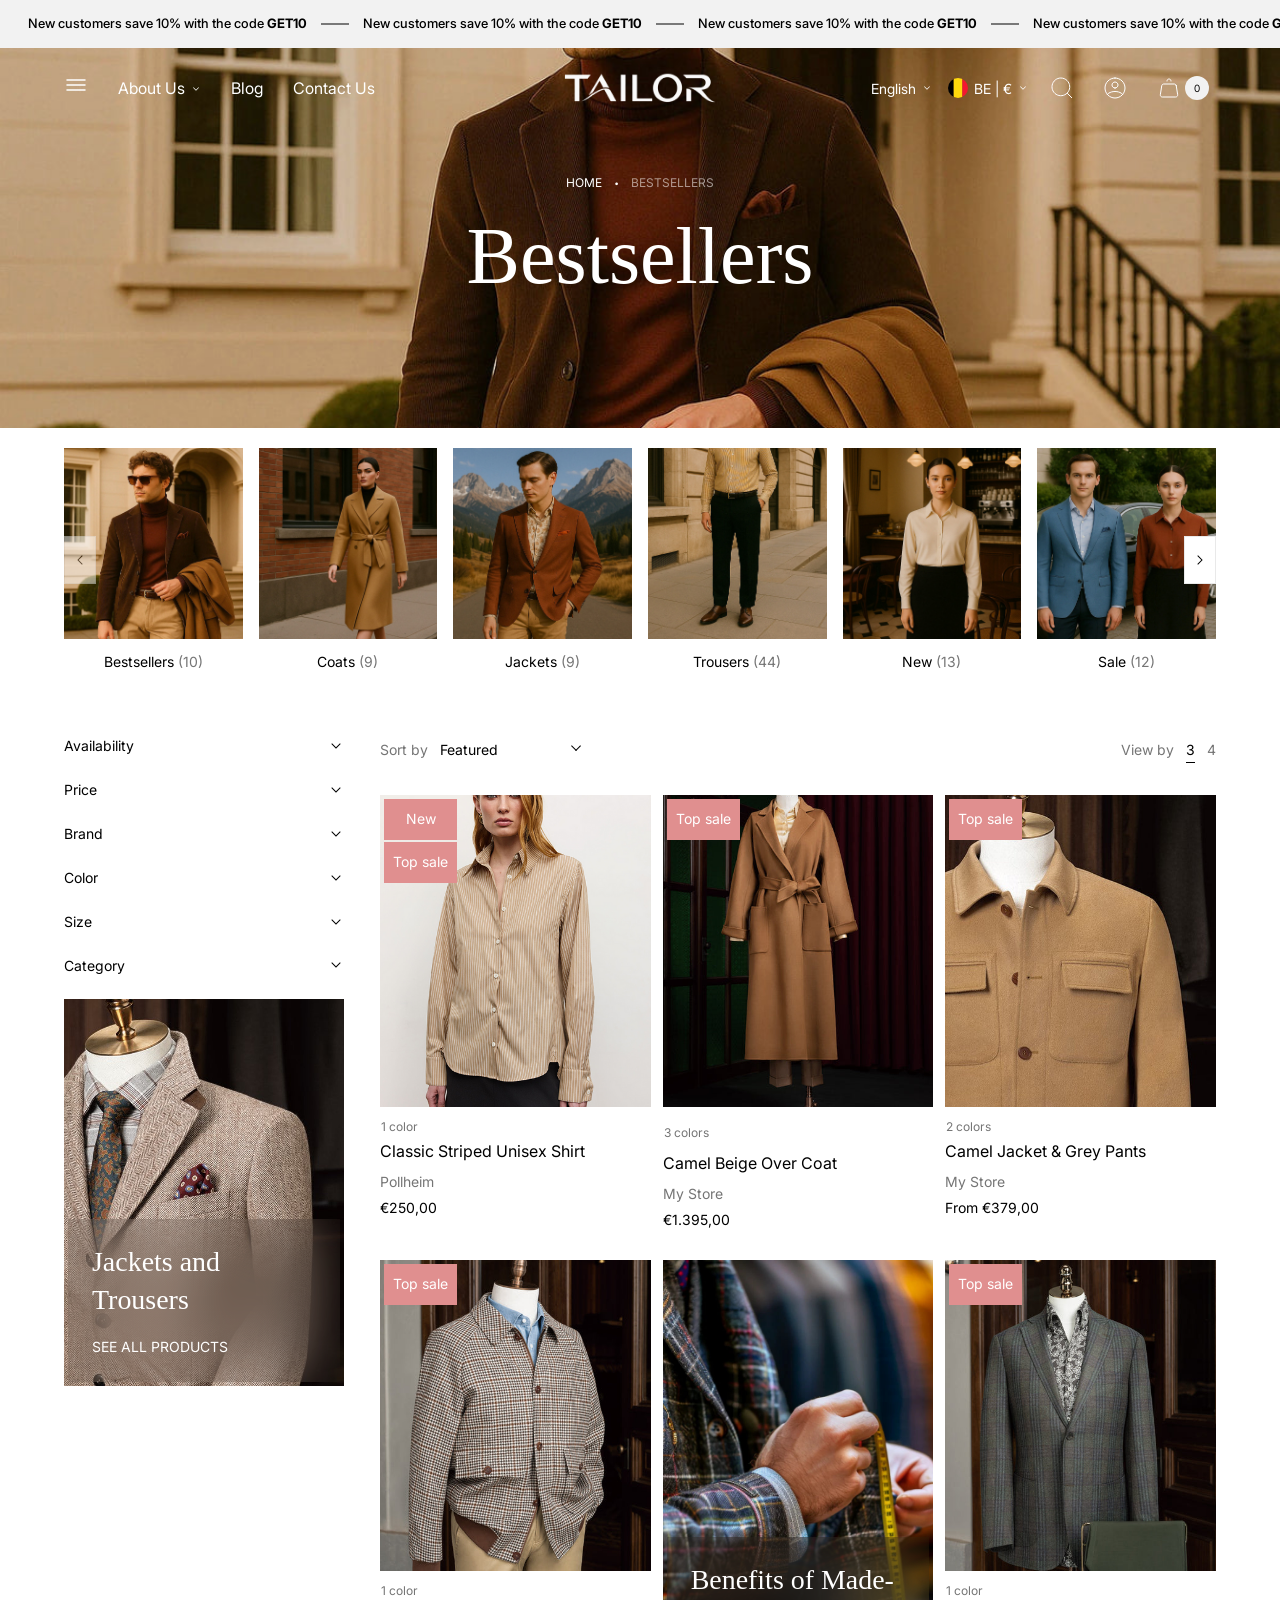
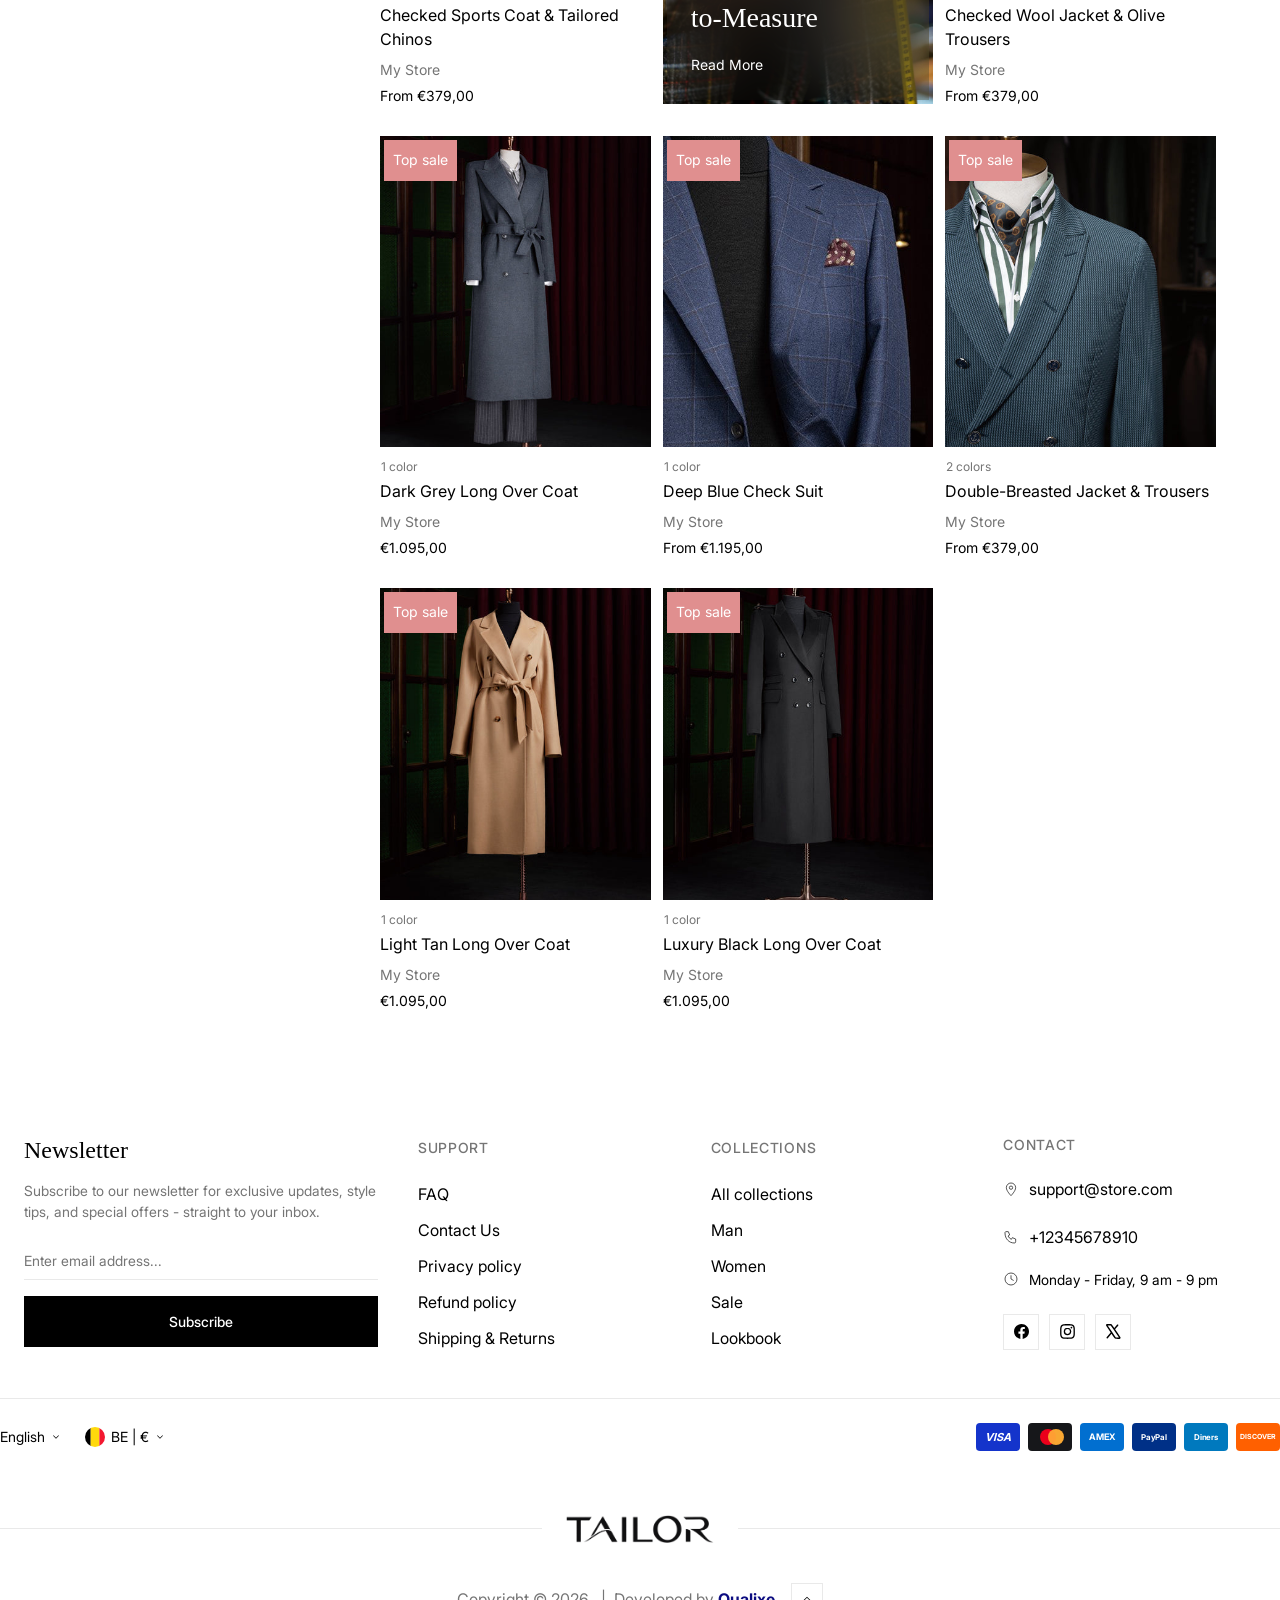
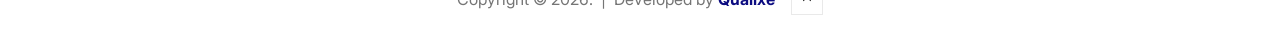
<file: collections.html>
<!DOCTYPE html>
<html lang="en">

<head>
	<meta charset="UTF-8">
	<meta name="viewport" content="width=device-width, initial-scale=1.0">
	<title>Tailor | Bestsellers</title>
	<link rel="shortcut icon" href="./assets/images/logo/favicon_32x32.png" type="image/x-icon">
	<link rel="stylesheet" href="./assets/css/swiper-bundle.min.css">
	<link rel="stylesheet" href="./assets/css/style.css">
</head>

<body>

	<!-- announcement bar start -->
	<div class="announcement-bar" id="announcementBar">
		<div class="announcement-bar__track">
			<span class="announcement-bar__item">New customers save 10% with the code <strong>GET10</strong></span>
			<span class="announcement-bar__item">New customers save 10% with the code <strong>GET10</strong></span>
			<span class="announcement-bar__item">New customers save 10% with the code <strong>GET10</strong></span>
			<span class="announcement-bar__item">New customers save 10% with the code <strong>GET10</strong></span>
		</div>
	</div>
	<!-- announcement bar end -->

	<header class="header" id="siteHeader">
		<div class="header__container">
			<!-- mobile burger + search -->
			<div class="header__mobile-menu-wrapper only-mobile">
				<button class="header__icon-btn header__burger-btn js-header-drawer-toggler" id="menuToggle" type="button"
					aria-label="Open menu" aria-expanded="false">
					<svg class="icon icon-burger" viewBox="0 0 24 24" fill="none" xmlns="http://www.w3.org/2000/svg">
						<path d="M3 7H21" stroke="currentColor" stroke-width="1.5" stroke-linecap="round" />
						<path d="M3 12H21" stroke="currentColor" stroke-width="1.5" stroke-linecap="round" />
						<path d="M3 17H21" stroke="currentColor" stroke-width="1.5" stroke-linecap="round" />
					</svg>
				</button>
				<button class="header__icon-btn header__icon--search" id="searchToggleMobile" type="button" aria-label="Search">
					<svg class="icon icon-search" viewBox="0 0 22 22" fill="none" xmlns="http://www.w3.org/2000/svg">
						<path
							d="M16.1218 16.122L20.9998 21M9.8498 1C12.2938 1 14.5068 1.99 16.1078 3.592C17.5556 5.03977 18.4567 6.94476 18.6574 8.98239C18.8581 11.02 18.3461 13.0642 17.2086 14.7667C16.0711 16.4691 14.3785 17.7245 12.4192 18.3189C10.4599 18.9133 8.35508 18.8099 6.46343 18.0264C4.57178 17.2429 3.01032 15.8277 2.0451 14.022C1.07988 12.2163 0.770625 10.1318 1.17003 8.12364C1.56943 6.11548 2.65277 4.30794 4.23548 3.00899C5.81818 1.71003 7.80231 1.00005 9.8498 1Z"
							stroke="currentColor" />
					</svg>
					<svg class="icon icon-search-close" viewBox="0 0 20 20" fill="none" xmlns="http://www.w3.org/2000/svg">
						<path d="M4 4l12 12M16 4L4 16" stroke="currentColor" stroke-width="1.4" />
					</svg>
				</button>
			</div>

			<!-- desktop nav -->
			<nav class="header-menu only-desktop">
				<ul class="header-menu__list">
					<li class="header-menu__item-wrapper">
						<button class="header-menu__item header-menu__item--burger js-header-drawer-toggler" id="megaMenuToggle"
							type="button" aria-label="Open menu" aria-expanded="false">
							<svg class="icon icon-burger" viewBox="0 0 24 24" fill="none" xmlns="http://www.w3.org/2000/svg">
								<path d="M3 7H21" stroke="currentColor" stroke-width="1.5" stroke-linecap="round" />
								<path d="M3 12H21" stroke="currentColor" stroke-width="1.5" stroke-linecap="round" />
								<path d="M3 17H21" stroke="currentColor" stroke-width="1.5" stroke-linecap="round" />
							</svg>
						</button>
					</li>
					<li class="header-menu__item-wrapper">
						<details class="header-menu__details">
							<summary class="header-menu__item">
								<span data-text="About Us"><span>About Us</span></span>
								<svg class="chevron" viewBox="0 0 24 24" fill="none" xmlns="http://www.w3.org/2000/svg">
									<path d="M5 9.01266L6.0219 8L12 13.9747L17.9781 8L19 9.01266L12 16L5 9.01266Z" fill="currentColor" />
								</svg>
							</summary>
							<ul class="header-menu__dropdown">
								<li><a href="about.html"><span data-text="Our Story"><span>Our Story</span></span></a></li>
								<li><a href="#"><span data-text="Privacy policy"><span>Privacy policy</span></span></a></li>
								<li><a href="#"><span data-text="Refund policy"><span>Refund policy</span></span></a></li>
								<li><a href="policy.html"><span data-text="Shipping &amp; Returns"><span>Shipping &amp; Returns</span></span></a></li>
							</ul>
						</details>
					</li>
					<li class="header-menu__item-wrapper"><a class="header-menu__item" href="blogs.html"><span data-text="Blog"><span>Blog</span></span></a></li>
					<li class="header-menu__item-wrapper"><a class="header-menu__item" href="contact.html"><span data-text="Contact Us"><span>Contact Us</span></span></a></li>
				</ul>
			</nav>

			<a href="./index.html" class="header__logo">
				<img src="./assets/images/logo/tailor_logo.png" alt="Tailor" class="header__logo-img header__logo-img--dark">
				<img src="./assets/images/logo/tailor_logo_white.png" alt="Tailor"
					class="header__logo-img header__logo-img--light">
			</a>

			<div class="header__utils">
				<div class="header__localization only-desktop">
					<button type="button" class="header__lang-btn" id="langToggle">
						<span data-text="English"><span>English</span></span>
						<svg class="chevron" viewBox="0 0 24 24" fill="none" xmlns="http://www.w3.org/2000/svg">
							<path d="M5 9.01266L6.0219 8L12 13.9747L17.9781 8L19 9.01266L12 16L5 9.01266Z" fill="currentColor" />
						</svg>
					</button>
					<ul class="header__lang-list" id="langList">
						<li class="is-current" style="--i:0"><a href="#" lang="en"><span data-text="English"><span>English</span></span></a></li>
						<li style="--i:1"><a href="#" lang="fr"><span data-text="Français"><span>Français</span></span></a></li>
						<li style="--i:2"><a href="#" lang="nl"><span data-text="Nederlands"><span>Nederlands</span></span></a></li>
					</ul>
				</div>
				<div class="header__currency only-desktop">
					<button type="button" id="currencyToggle">
						<img src="./assets/images/logo/flag-be.svg" alt="" class="header__currency-flag">
						<span data-text="BE | €"><span>BE | €</span></span>
						<svg class="chevron" viewBox="0 0 24 24" fill="none" xmlns="http://www.w3.org/2000/svg">
							<path d="M5 9.01266L6.0219 8L12 13.9747L17.9781 8L19 9.01266L12 16L5 9.01266Z" fill="currentColor" />
						</svg>
					</button>
					<ul class="header__currency-list" id="currencyList">
						<li style="--i:0"><a href="#"><img src="./assets/images/logo/flag-au.svg" alt="" class="header__currency-item-flag"><span data-text="Australia | €"><span>Australia | €</span></span></a></li>
						<li style="--i:1"><a href="#"><img src="./assets/images/logo/flag-at.svg" alt="" class="header__currency-item-flag"><span data-text="Austria | €"><span>Austria | €</span></span></a></li>
						<li class="is-current" style="--i:2"><a href="#"><img src="./assets/images/logo/flag-be.svg" alt="" class="header__currency-item-flag"><span data-text="Belgium | €"><span>Belgium | €</span></span></a></li>
						<li style="--i:3"><a href="#"><img src="./assets/images/logo/flag-fr.svg" alt="" class="header__currency-item-flag"><span data-text="France | €"><span>France | €</span></span></a></li>
						<li style="--i:4"><a href="#"><img src="./assets/images/logo/flag-de.svg" alt="" class="header__currency-item-flag"><span data-text="Germany | €"><span>Germany | €</span></span></a></li>
						<li style="--i:5"><a href="#"><img src="./assets/images/logo/flag-ie.svg" alt="" class="header__currency-item-flag"><span data-text="Ireland | €"><span>Ireland | €</span></span></a></li>
						<li style="--i:6"><a href="#"><img src="./assets/images/logo/flag-it.svg" alt="" class="header__currency-item-flag"><span data-text="Italy | €"><span>Italy | €</span></span></a></li>
						<li style="--i:7"><a href="#"><img src="./assets/images/logo/flag-nl.svg" alt="" class="header__currency-item-flag"><span data-text="Netherlands | €"><span>Netherlands | €</span></span></a></li>
						<li style="--i:8"><a href="#"><img src="./assets/images/logo/flag-es.svg" alt="" class="header__currency-item-flag"><span data-text="Spain | €"><span>Spain | €</span></span></a></li>
						<li style="--i:9"><a href="#"><img src="./assets/images/logo/flag-se.svg" alt="" class="header__currency-item-flag"><span data-text="Sweden | €"><span>Sweden | €</span></span></a></li>
						<li style="--i:10"><a href="#"><img src="./assets/images/logo/flag-gb.svg" alt="" class="header__currency-item-flag"><span data-text="United Kingdom | £"><span>United Kingdom | £</span></span></a></li>
						<li style="--i:11"><a href="#"><img src="./assets/images/logo/flag-us.svg" alt="" class="header__currency-item-flag"><span data-text="United States | $"><span>United States | $</span></span></a></li>
					</ul>
				</div>
				<button class="header__icon-btn header__icon--search only-desktop" id="searchToggle" type="button"
					aria-label="Search">
					<svg class="icon icon-search" viewBox="0 0 22 22" fill="none" xmlns="http://www.w3.org/2000/svg">
						<path
							d="M16.1218 16.122L20.9998 21M9.8498 1C12.2938 1 14.5068 1.99 16.1078 3.592C17.5556 5.03977 18.4567 6.94476 18.6574 8.98239C18.8581 11.02 18.3461 13.0642 17.2086 14.7667C16.0711 16.4691 14.3785 17.7245 12.4192 18.3189C10.4599 18.9133 8.35508 18.8099 6.46343 18.0264C4.57178 17.2429 3.01032 15.8277 2.0451 14.022C1.07988 12.2163 0.770625 10.1318 1.17003 8.12364C1.56943 6.11548 2.65277 4.30794 4.23548 3.00899C5.81818 1.71003 7.80231 1.00005 9.8498 1Z"
							stroke="currentColor" />
					</svg>
					<svg class="icon icon-search-close" viewBox="0 0 20 20" fill="none" xmlns="http://www.w3.org/2000/svg">
						<path d="M4 4l12 12M16 4L4 16" stroke="currentColor" stroke-width="1.4" />
					</svg>
				</button>
				<button class="header__icon-btn header__icon--account only-desktop" aria-label="Account">
					<svg class="icon icon-user" viewBox="0 0 24 24" fill="none" xmlns="http://www.w3.org/2000/svg">
						<path
							d="M12 2C6.477 2 2 6.477 2 12C2 17.523 6.477 22 12 22C17.523 22 22 17.523 22 12C22 6.477 17.523 2 12 2Z"
							stroke="currentColor" stroke-linecap="round" stroke-linejoin="round" />
						<path
							d="M4.27344 18.346C4.27344 18.346 6.50244 15.5 12.0024 15.5C17.5024 15.5 19.7324 18.346 19.7324 18.346M12.0024 12C12.7981 12 13.5611 11.6839 14.1238 11.1213C14.6864 10.5587 15.0024 9.79565 15.0024 9C15.0024 8.20435 14.6864 7.44129 14.1238 6.87868C13.5611 6.31607 12.7981 6 12.0024 6C11.2068 6 10.4437 6.31607 9.88112 6.87868C9.31851 7.44129 9.00244 8.20435 9.00244 9C9.00244 9.79565 9.31851 10.5587 9.88112 11.1213C10.4437 11.6839 11.2068 12 12.0024 12Z"
							stroke="currentColor" stroke-linecap="round" stroke-linejoin="round" />
					</svg>
				</button>
				<button class="header__icon-btn header__icon--cart" id="cartToggle" aria-label="Cart">
					<svg class="icon icon-bag-minimal" viewBox="0 0 24 24" fill="none" xmlns="http://www.w3.org/2000/svg">
						<path
							d="M13.9984 5C13.9984 4.46957 13.7877 3.96086 13.4126 3.58579C13.0375 3.21071 12.5288 3 11.9984 3C11.4679 3 10.9592 3.21071 10.5842 3.58579C10.2091 3.96086 9.99836 4.46957 9.99836 5M19.2584 9.696L20.6434 18.696C20.6872 18.9808 20.6689 19.2718 20.5898 19.5489C20.5107 19.8261 20.3726 20.0828 20.1851 20.3016C19.9975 20.5204 19.7649 20.6961 19.5031 20.8167C19.2413 20.9372 18.9566 20.9997 18.6684 21H5.32836C5.04 21 4.75503 20.9377 4.49301 20.8173C4.23098 20.6969 3.99809 20.5212 3.81031 20.3024C3.62253 20.0836 3.48429 19.8267 3.40507 19.5494C3.32585 19.2721 3.30753 18.981 3.35136 18.696L4.73636 9.696C4.80901 9.22359 5.04844 8.79282 5.41129 8.4817C5.77413 8.17059 6.2364 7.9997 6.71436 8H17.2824C17.7602 7.99994 18.2222 8.17094 18.5848 8.48203C18.9475 8.79312 19.1857 9.22376 19.2584 9.696Z"
							stroke="currentColor" stroke-linecap="round" stroke-linejoin="round" />
					</svg>
					<span class="header__cart-count" id="cartCount">0</span>
				</button>
				<!-- mobile search close -->
				<button class="header__icon-btn header__icon--search-close-mobile" id="searchCloseMobile"
					type="button" aria-label="Close search">
					<svg viewBox="0 0 20 20" fill="none" xmlns="http://www.w3.org/2000/svg">
						<path d="M4 4l12 12M16 4L4 16" stroke="currentColor" stroke-width="1.4" />
					</svg>
				</button>
			</div>
		</div>

		<!-- predictive search overlay -->
		<div class="predictive-search" id="predictiveSearch">
			<form class="predictive-search__form" id="predictiveSearchForm">
				<div class="predictive-search__search">
					<div class="predictive-search__input-wrapper">
						<input type="text" id="searchInput" class="predictive-search__input"
							placeholder="What are you looking for?" autocomplete="off" autocapitalize="off" spellcheck="false">
						<button type="button" class="predictive-search__reset" id="searchReset" aria-label="Clear search">
							<svg viewBox="0 0 20 20" fill="none" xmlns="http://www.w3.org/2000/svg">
								<path d="M4 4l12 12M16 4L4 16" stroke="currentColor" stroke-width="1.4" />
							</svg>
						</button>
					</div>
					<button type="submit" class="predictive-search__submit" aria-label="Submit search">
						<svg class="icon icon-search" viewBox="0 0 22 22" fill="none" xmlns="http://www.w3.org/2000/svg">
							<path
								d="M16.1218 16.122L20.9998 21M9.8498 1C12.2938 1 14.5068 1.99 16.1078 3.592C17.5556 5.03977 18.4567 6.94476 18.6574 8.98239C18.8581 11.02 18.3461 13.0642 17.2086 14.7667C16.0711 16.4691 14.3785 17.7245 12.4192 18.3189C10.4599 18.9133 8.35508 18.8099 6.46343 18.0264C4.57178 17.2429 3.01032 15.8277 2.0451 14.022C1.07988 12.2163 0.770625 10.1318 1.17003 8.12364C1.56943 6.11548 2.65277 4.30794 4.23548 3.00899C5.81818 1.71003 7.80231 1.00005 9.8498 1Z"
								stroke="currentColor" />
						</svg>
						<span>Search</span>
					</button>
				</div>

				<div class="predictive-search__tabs-wrapper">
					<ul class="predictive-search__tabs">
						<li><button type="button" class="predictive-search__tabs-button" data-tab="product" disabled><span>Products</span></button></li>
						<li><button type="button" class="predictive-search__tabs-button" data-tab="article" disabled><span>Articles</span></button></li>
						<li><button type="button" class="predictive-search__tabs-button" data-tab="page" disabled><span>Pages</span></button></li>
					</ul>
				</div>

				<div class="predictive-search__trending">
					<div class="predictive-search__trending-heading">Trending Search Terms</div>
					<div class="predictive-search__trending-terms">
						<a href="#" class="predictive-search__trending-term">Jacket</a>
						<a href="#" class="predictive-search__trending-term">Suit</a>
						<a href="#" class="predictive-search__trending-term">Blazer</a>
						<a href="#" class="predictive-search__trending-term">Coats</a>
						<a href="#" class="predictive-search__trending-term">Trousers</a>
					</div>
				</div>

				<div class="predictive-search__promo" id="searchPromo">
					<div class="predictive-search__promo-heading">Recently viewed</div>
					<ul class="predictive-search__promo-list" id="searchPromoList"></ul>
				</div>

				<div class="predictive-search__result" id="searchResult" hidden>
					<div class="predictive-search__result-wrapper" data-tab-panel="product">
						<ul class="predictive-search__result-row" id="searchResultProducts"></ul>
					</div>
					<div class="predictive-search__result-wrapper" data-tab-panel="article" hidden>
						<p class="predictive-search__result-empty">No matching articles.</p>
					</div>
					<div class="predictive-search__result-wrapper" data-tab-panel="page" hidden>
						<ul class="predictive-search__result-row" id="searchResultPages"></ul>
					</div>
				</div>

				<div class="predictive-search__footer" id="searchFooter" hidden>
					<button type="submit" class="predictive-search__apply">See all results</button>
				</div>
			</form>
		</div>
	</header>

	<!-- drawer navigation -->
	<div class="nav-drawer" id="navDrawer">
		<div class="nav-drawer__panel nav-drawer__panel--main" id="navDrawerMain">
			<nav class="nav-drawer__body">
				<ul class="nav-drawer__list">
					<li class="only-mobile" style="--i:0">
						<button type="button" class="nav-drawer__parent-link" data-drawer-target="about-us">
							<span data-text="About Us"><span>About Us</span></span>
							<svg viewBox="0 0 284.49 498.98" xmlns="http://www.w3.org/2000/svg">
								<path fill="currentColor"
									d="M35 498.98a35 35 0 0 1-24.75-59.75l189.74-189.74L10.25 59.75a35.002 35.002 0 0 1 49.5-49.5l214.49 214.49a35 35 0 0 1 0 49.5L59.75 488.73A34.89 34.89 0 0 1 35 498.98Z" />
							</svg>
						</button>
					</li>
					<li class="only-mobile" style="--i:1"><a href="blogs.html"><span data-text="Blog"><span>Blog</span></span></a></li>
					<li class="only-mobile" style="--i:2"><a href="contact.html"><span data-text="Contact Us"><span>Contact Us</span></span></a></li>
					<li style="--i:3"><a href="collections.html"><span data-text="Sale"><span>Sale</span></span></a></li>
					<li style="--i:4">
						<button type="button" class="nav-drawer__parent-link" data-drawer-target="man">
							<span data-text="Man"><span>Man</span></span>
							<svg viewBox="0 0 284.49 498.98" xmlns="http://www.w3.org/2000/svg">
								<path fill="currentColor"
									d="M35 498.98a35 35 0 0 1-24.75-59.75l189.74-189.74L10.25 59.75a35.002 35.002 0 0 1 49.5-49.5l214.49 214.49a35 35 0 0 1 0 49.5L59.75 488.73A34.89 34.89 0 0 1 35 498.98Z" />
							</svg>
						</button>
					</li>
					<li style="--i:5">
						<button type="button" class="nav-drawer__parent-link" data-drawer-target="women">
							<span data-text="Women"><span>Women</span></span>
							<svg viewBox="0 0 284.49 498.98" xmlns="http://www.w3.org/2000/svg">
								<path fill="currentColor"
									d="M35 498.98a35 35 0 0 1-24.75-59.75l189.74-189.74L10.25 59.75a35.002 35.002 0 0 1 49.5-49.5l214.49 214.49a35 35 0 0 1 0 49.5L59.75 488.73A34.89 34.89 0 0 1 35 498.98Z" />
							</svg>
						</button>
					</li>
					<li style="--i:6"><a href="collections.html"><span data-text="Shoes"><span>Shoes</span></span></a></li>
					<li style="--i:7"><a href="collections.html"><span data-text="All collections"><span>All collections</span></span></a></li>
					<li style="--i:8"><a href="look-book.html"><span data-text="Lookbook"><span>Lookbook</span></span></a></li>
					<li style="--i:9"><a href="faq.html"><span data-text="FAQ"><span>FAQ</span></span></a></li>
				</ul>
				<ul class="nav-drawer__list nav-drawer__list--additional">
					<li style="--i:10"><a href="#"><span data-text="Orders"><span>Orders</span></span></a></li>
					<li style="--i:10"><a href="#"><span data-text="Profile"><span>Profile</span></span></a></li>
				</ul>
				<div class="nav-drawer__info" style="--i:11">
					<a href="tel:+12345678910">+1 234 567 8910</a>
					<span>Daily 9 am – 9 pm</span>
				</div>
				<div class="nav-drawer__social" style="--i:11">
					<a href="#" aria-label="Facebook"><svg viewBox="0 0 14222 14222">
							<path
								d="M14222 7112c0 3549.352-2600.418 6491.344-6000 7024.72V9168h1657l315-2056H8222V5778c0-562 275-1111 1159-1111h897V2917s-814-139-1592-139c-1624 0-2686 984-2686 2767v1567H4194v2056h1806v4968.72C2600.418 13603.344 0 10661.352 0 7112 0 3184.703 3183.703 1 7111 1s7111 3183.703 7111 7111Z" />
						</svg></a>
					<a href="https://www.instagram.com/pollheim.au/" target="_blank" rel="noopener" aria-label="Instagram">
						<svg viewBox="0 0 32 32">
							<path
								d="M16 3.094c4.206 0 4.7.019 6.363.094 1.538.069 2.369.325 2.925.544.738.287 1.262.625 1.813 1.175s.894 1.075 1.175 1.813c.212.556.475 1.387.544 2.925.075 1.662.094 2.156.094 6.363s-.019 4.7-.094 6.363c-.069 1.538-.325 2.369-.544 2.925-.288.738-.625 1.262-1.175 1.813s-1.075.894-1.813 1.175c-.556.212-1.387.475-2.925.544-1.663.075-2.156.094-6.363.094s-4.7-.019-6.363-.094c-1.537-.069-2.369-.325-2.925-.544-.737-.288-1.263-.625-1.813-1.175s-.894-1.075-1.175-1.813c-.212-.556-.475-1.387-.544-2.925-.075-1.663-.094-2.156-.094-6.363s.019-4.7.094-6.363c.069-1.537.325-2.369.544-2.925.287-.737.625-1.263 1.175-1.813s1.075-.894 1.813-1.175c.556-.212 1.388-.475 2.925-.544 1.662-.081 2.156-.094 6.363-.094zm0-2.838c-4.275 0-4.813.019-6.494.094-1.675.075-2.819.344-3.819.731-1.037.4-1.913.944-2.788 1.819S1.486 4.656 1.08 5.688c-.387 1-.656 2.144-.731 3.825-.075 1.675-.094 2.213-.094 6.488s.019 4.813.094 6.494c.075 1.675.344 2.819.731 3.825.4 1.038.944 1.913 1.819 2.788s1.756 1.413 2.788 1.819c1 .387 2.144.656 3.825.731s2.213.094 6.494.094 4.813-.019 6.494-.094c1.675-.075 2.819-.344 3.825-.731 1.038-.4 1.913-.944 2.788-1.819s1.413-1.756 1.819-2.788c.387-1 .656-2.144.731-3.825s.094-2.212.094-6.494-.019-4.813-.094-6.494c-.075-1.675-.344-2.819-.731-3.825-.4-1.038-.944-1.913-1.819-2.788s-1.756-1.413-2.788-1.819c-1-.387-2.144-.656-3.825-.731C20.812.275 20.275.256 16 .256z" />
							<path
								d="M16 7.912a8.088 8.088 0 0 0 0 16.175c4.463 0 8.087-3.625 8.087-8.088s-3.625-8.088-8.088-8.088zm0 13.338a5.25 5.25 0 1 1 0-10.5 5.25 5.25 0 1 1 0 10.5zM26.294 7.594a1.887 1.887 0 1 1-3.774.002 1.887 1.887 0 0 1 3.774-.003z" />
						</svg></a>
					<a href="https://x.com/POLLHEIM_au" target="_blank" rel="noopener" aria-label="X">
						<svg viewBox="0 0 20 20" xmlns="http://www.w3.org/2000/svg">
							<path fill="currentColor"
								d="M11.095 5.514c.1-.167.158-.3.249-.409A986.714 986.714 0 0 1 14.67 1.11c.43-.514.876-.614 1.35-.327.53.32.609.932.166 1.485-.477.598-.978 1.178-1.467 1.766-.772.927-1.538 1.862-2.322 2.78-.184.216-.21.358-.038.609 2.158 3.157 4.304 6.323 6.448 9.49.18.266.345.55.463.845.435 1.093-.138 2.07-1.319 2.157-1.61.118-3.226.142-4.829-.11-.95-.15-1.607-.758-2.13-1.513-1.15-1.66-2.28-3.334-3.42-5.002-.071-.105-.155-.203-.289-.377-.086.124-.14.214-.207.295a4455.405 4455.405 0 0 1-4.44 5.31 3.698 3.698 0 0 1-.387.42c-.351.308-.85.304-1.217.008-.353-.286-.466-.811-.194-1.194.352-.495.75-.96 1.139-1.43 1.328-1.6 2.66-3.2 4-4.79.184-.219.16-.371.011-.59a1936.237 1936.237 0 0 1-5.324-7.87c-.205-.304-.4-.63-.533-.97C-.27 1.092.28.095 1.357.045c1.514-.07 3.037-.046 4.553.008 1.13.04 1.915.732 2.532 1.62.791 1.14 1.57 2.287 2.354 3.43.066.096.136.19.297.414l.002-.003Zm-8.888-3.6c.098.168.16.293.237.407 3.38 4.967 6.762 9.933 10.14 14.903.331.487.757.792 1.357.804 1.004.017 2.008.028 3.011.037.065 0 .13-.039.24-.076-.113-.184-.205-.345-.309-.5-2.271-3.352-4.54-6.706-6.816-10.054-1.101-1.62-2.224-3.227-3.324-4.847-.337-.495-.8-.693-1.37-.702-.897-.011-1.793-.02-2.69-.024-.138 0-.276.029-.473.05l-.003.002Z" />
						</svg></a>
				</div>
				<div class="nav-drawer__localization only-mobile" style="--i:12">
					<div class="header__localization">
						<button type="button" class="header__lang-btn" id="langToggleMobile">
							<span data-text="English"><span>English</span></span>
							<svg class="chevron" viewBox="0 0 24 24" fill="none" xmlns="http://www.w3.org/2000/svg">
								<path d="M5 9.01266L6.0219 8L12 13.9747L17.9781 8L19 9.01266L12 16L5 9.01266Z" fill="currentColor" />
							</svg>
						</button>
						<ul class="header__lang-list" id="langListMobile">
							<li class="is-current" style="--i:0"><a href="#" lang="en"><span data-text="English"><span>English</span></span></a></li>
							<li style="--i:1"><a href="#" lang="fr"><span data-text="Français"><span>Français</span></span></a></li>
							<li style="--i:2"><a href="#" lang="nl"><span data-text="Nederlands"><span>Nederlands</span></span></a></li>
						</ul>
					</div>
					<div class="header__currency">
						<button type="button" id="currencyToggleMobile">
							<img src="./assets/images/logo/flag-be.svg" alt="" class="header__currency-flag">
							<span data-text="BE | €"><span>BE | €</span></span>
							<svg class="chevron" viewBox="0 0 24 24" fill="none" xmlns="http://www.w3.org/2000/svg">
								<path d="M5 9.01266L6.0219 8L12 13.9747L17.9781 8L19 9.01266L12 16L5 9.01266Z" fill="currentColor" />
							</svg>
						</button>
						<ul class="header__currency-list" id="currencyListMobile">
							<li style="--i:0"><a href="#"><img src="./assets/images/logo/flag-au.svg" alt="" class="header__currency-item-flag"><span data-text="Australia | €"><span>Australia | €</span></span></a></li>
							<li style="--i:1"><a href="#"><img src="./assets/images/logo/flag-at.svg" alt="" class="header__currency-item-flag"><span data-text="Austria | €"><span>Austria | €</span></span></a></li>
							<li class="is-current" style="--i:2"><a href="#"><img src="./assets/images/logo/flag-be.svg" alt="" class="header__currency-item-flag"><span data-text="Belgium | €"><span>Belgium | €</span></span></a></li>
							<li style="--i:3"><a href="#"><img src="./assets/images/logo/flag-fr.svg" alt="" class="header__currency-item-flag"><span data-text="France | €"><span>France | €</span></span></a></li>
							<li style="--i:4"><a href="#"><img src="./assets/images/logo/flag-de.svg" alt="" class="header__currency-item-flag"><span data-text="Germany | €"><span>Germany | €</span></span></a></li>
							<li style="--i:5"><a href="#"><img src="./assets/images/logo/flag-ie.svg" alt="" class="header__currency-item-flag"><span data-text="Ireland | €"><span>Ireland | €</span></span></a></li>
							<li style="--i:6"><a href="#"><img src="./assets/images/logo/flag-it.svg" alt="" class="header__currency-item-flag"><span data-text="Italy | €"><span>Italy | €</span></span></a></li>
							<li style="--i:7"><a href="#"><img src="./assets/images/logo/flag-nl.svg" alt="" class="header__currency-item-flag"><span data-text="Netherlands | €"><span>Netherlands | €</span></span></a></li>
							<li style="--i:8"><a href="#"><img src="./assets/images/logo/flag-es.svg" alt="" class="header__currency-item-flag"><span data-text="Spain | €"><span>Spain | €</span></span></a></li>
							<li style="--i:9"><a href="#"><img src="./assets/images/logo/flag-se.svg" alt="" class="header__currency-item-flag"><span data-text="Sweden | €"><span>Sweden | €</span></span></a></li>
							<li style="--i:10"><a href="#"><img src="./assets/images/logo/flag-gb.svg" alt="" class="header__currency-item-flag"><span data-text="United Kingdom | £"><span>United Kingdom | £</span></span></a></li>
							<li style="--i:11"><a href="#"><img src="./assets/images/logo/flag-us.svg" alt="" class="header__currency-item-flag"><span data-text="United States | $"><span>United States | $</span></span></a></li>
						</ul>
					</div>
				</div>
				<div class="nav-drawer__account only-mobile" style="--i:12">
					<button type="button" class="nav-drawer__login-btn">
						<svg viewBox="0 0 24 24" fill="none" xmlns="http://www.w3.org/2000/svg">
							<path d="M12 2C6.477 2 2 6.477 2 12C2 17.523 6.477 22 12 22C17.523 22 22 17.523 22 12C22 6.477 17.523 2 12 2Z" stroke="currentColor" stroke-linecap="round" stroke-linejoin="round" />
							<path d="M4.27344 18.346C4.27344 18.346 6.50244 15.5 12.0024 15.5C17.5024 15.5 19.7324 18.346 19.7324 18.346M12.0024 12C12.7981 12 13.5611 11.6839 14.1238 11.1213C14.6864 10.5587 15.0024 9.79565 15.0024 9C15.0024 8.20435 14.6864 7.44129 14.1238 6.87868C13.5611 6.31607 12.7981 6 12.0024 6C11.2068 6 10.4437 6.31607 9.88112 6.87868C9.31851 7.44129 9.00244 8.20435 9.00244 9C9.00244 9.79565 9.31851 10.5587 9.88112 11.1213C10.4437 11.6839 11.2068 12 12.0024 12Z" stroke="currentColor" stroke-linecap="round" stroke-linejoin="round" />
						</svg>
						<span>Login</span>
					</button>
					<div class="nav-drawer__signup">
						<span>New customer?</span>
						<a href="#">Create an account</a>
					</div>
				</div>
			</nav>
		</div>

		<div class="nav-drawer__panel nav-drawer__panel--nested" id="navDrawerNested">
			<button class="nav-drawer__back only-mobile" id="navDrawerBack">
				<svg viewBox="0 0 284.49 498.98" xmlns="http://www.w3.org/2000/svg">
					<path fill="currentColor"
						d="M249.49 0a35 35 0 0 1 24.75 59.75L84.49 249.49l189.75 189.74a35.002 35.002 0 1 1-49.5 49.5L10.25 274.24a35 35 0 0 1 0-49.5L224.74 10.25A34.89 34.89 0 0 1 249.49 0Z" />
				</svg>
				<span id="navDrawerNestedTitle">Man</span>
			</button>
			<nav class="nav-drawer__body nav-drawer__body--nested">

				<div class="nav-drawer__nested-content" data-drawer-panel="about-us" hidden>
					<div class="nav-drawer__nested-links">
						<a href="about.html"><span data-text="Our Story"><span>Our Story</span></span></a>
						<a href="#"><span data-text="Privacy policy"><span>Privacy policy</span></span></a>
						<a href="#"><span data-text="Refund policy"><span>Refund policy</span></span></a>
						<a href="policy.html"><span data-text="Shipping &amp; Returns"><span>Shipping &amp; Returns</span></span></a>
					</div>
				</div>

				<div class="nav-drawer__nested-content" data-drawer-panel="man">
					<div class="nav-drawer__nested-groups">
						<div class="nav-drawer__nested-group">
							<a href="collections.html" class="nav-drawer__nested-heading"><span data-text="Coats"><span>Coats</span></span><svg viewBox="0 0 284.49 498.98" xmlns="http://www.w3.org/2000/svg"><path fill="currentColor" d="M35 498.98a35 35 0 0 1-24.75-59.75l189.74-189.74L10.25 59.75a35.002 35.002 0 0 1 49.5-49.5l214.49 214.49a35 35 0 0 1 0 49.5L59.75 488.73A34.89 34.89 0 0 1 35 498.98Z" /></svg></a>
							<a href="products.html"><span data-text="Classic Striped Unisex Shirt"><span>Classic Striped Unisex Shirt</span></span></a>
							<a href="products.html"><span data-text="Black and White Pattern Suit"><span>Black and White Pattern Suit</span></span></a>
							<a href="products.html"><span data-text="Belted Jacket &amp; Trousers"><span>Belted Jacket &amp; Trousers</span></span></a>
							<a href="products.html"><span data-text="Black Double-Breasted Suit"><span>Black Double-Breasted Suit</span></span></a>
							<a href="products.html"><span data-text="Black Long Over Coat"><span>Black Long Over Coat</span></span></a>
							<a href="products.html"><span data-text="Black Single Button Suit"><span>Black Single Button Suit</span></span></a>
							<a href="products.html"><span data-text="Black Trousers with Side Adjusters"><span>Black Trousers with Side Adjusters</span></span></a>
						</div>
						<div class="nav-drawer__nested-group">
							<a href="collections.html" class="nav-drawer__nested-heading"><span data-text="Jackets"><span>Jackets</span></span><svg viewBox="0 0 284.49 498.98" xmlns="http://www.w3.org/2000/svg"><path fill="currentColor" d="M35 498.98a35 35 0 0 1-24.75-59.75l189.74-189.74L10.25 59.75a35.002 35.002 0 0 1 49.5-49.5l214.49 214.49a35 35 0 0 1 0 49.5L59.75 488.73A34.89 34.89 0 0 1 35 498.98Z" /></svg></a>
							<a href="products.html"><span data-text="Black, Red &amp; White Plaid Over Coat"><span>Black, Red &amp; White Plaid Over Coat</span></span></a>
							<a href="products.html"><span data-text="Brown Pinstripe Suit with Long Extension Adjusters"><span>Brown Pinstripe Suit with Long Extension Adjusters</span></span></a>
							<a href="products.html"><span data-text="Brown Tweed Blazer"><span>Brown Tweed Blazer</span></span></a>
							<a href="products.html"><span data-text="Camel Beige Over Coat"><span>Camel Beige Over Coat</span></span></a>
							<a href="products.html"><span data-text="Camel Jacket &amp; Grey Pants"><span>Camel Jacket &amp; Grey Pants</span></span></a>
							<a href="products.html"><span data-text="Camel Jacket &amp; Tailored Trousers"><span>Camel Jacket &amp; Tailored Trousers</span></span></a>
							<a href="products.html"><span data-text="Casual Blazer &amp; Casual Draw Pant"><span>Casual Blazer &amp; Casual Draw Pant</span></span></a>
						</div>
						<div class="nav-drawer__nested-group">
							<a href="collections.html" class="nav-drawer__nested-heading"><span data-text="Jackets and Trousers"><span>Jackets and Trousers</span></span><svg viewBox="0 0 284.49 498.98" xmlns="http://www.w3.org/2000/svg"><path fill="currentColor" d="M35 498.98a35 35 0 0 1-24.75-59.75l189.74-189.74L10.25 59.75a35.002 35.002 0 0 1 49.5-49.5l214.49 214.49a35 35 0 0 1 0 49.5L59.75 488.73A34.89 34.89 0 0 1 35 498.98Z" /></svg></a>
							<a href="products.html"><span data-text="Casual Blazer &amp; Trousers"><span>Casual Blazer &amp; Trousers</span></span></a>
							<a href="products.html"><span data-text="Checked Field Jacket &amp; Corduroy Trousers"><span>Checked Field Jacket &amp; Corduroy Trousers</span></span></a>
							<a href="products.html"><span data-text="Checked Field Jacket &amp; Trousers"><span>Checked Field Jacket &amp; Trousers</span></span></a>
							<a href="products.html"><span data-text="Checked Sports Coat &amp; Tailored Chinos"><span>Checked Sports Coat &amp; Tailored Chinos</span></span></a>
							<a href="products.html"><span data-text="Checked Wool Jacket &amp; Olive Trousers"><span>Checked Wool Jacket &amp; Olive Trousers</span></span></a>
							<a href="products.html"><span data-text="Classic Blazer &amp; Trousers"><span>Classic Blazer &amp; Trousers</span></span></a>
						</div>
						<div class="nav-drawer__nested-group">
							<a href="collections.html" class="nav-drawer__nested-heading"><span data-text="Suits"><span>Suits</span></span><svg viewBox="0 0 284.49 498.98" xmlns="http://www.w3.org/2000/svg"><path fill="currentColor" d="M35 498.98a35 35 0 0 1-24.75-59.75l189.74-189.74L10.25 59.75a35.002 35.002 0 0 1 49.5-49.5l214.49 214.49a35 35 0 0 1 0 49.5L59.75 488.73A34.89 34.89 0 0 1 35 498.98Z" /></svg></a>
							<a href="products.html"><span data-text="Classic Double-Breasted Soft Beige Suit"><span>Classic Double-Breasted Soft Beige Suit</span></span></a>
							<a href="products.html"><span data-text="Classic Striped Unisex Shirt"><span>Classic Striped Unisex Shirt</span></span></a>
							<a href="products.html"><span data-text="Classic Tailored Suit Jacket &amp; Trousers"><span>Classic Tailored Suit Jacket &amp; Trousers</span></span></a>
							<a href="products.html"><span data-text="Classic Two-Button Suit"><span>Classic Two-Button Suit</span></span></a>
							<a href="products.html"><span data-text="Coastal Breeze Blazer"><span>Coastal Breeze Blazer</span></span></a>
							<a href="products.html"><span data-text="Coloured Safari Back Suit"><span>Coloured Safari Back Suit</span></span></a>
						</div>
						<div class="nav-drawer__nested-group">
							<a href="collections.html" class="nav-drawer__nested-heading"><span data-text="Bestsellers"><span>Bestsellers</span></span><svg viewBox="0 0 284.49 498.98" xmlns="http://www.w3.org/2000/svg"><path fill="currentColor" d="M35 498.98a35 35 0 0 1-24.75-59.75l189.74-189.74L10.25 59.75a35.002 35.002 0 0 1 49.5-49.5l214.49 214.49a35 35 0 0 1 0 49.5L59.75 488.73A34.89 34.89 0 0 1 35 498.98Z" /></svg></a>
							<a href="products.html"><span data-text="Grey &amp; White Pinstripe Suit"><span>Grey &amp; White Pinstripe Suit</span></span></a>
							<a href="products.html"><span data-text="Grey Houndstooth Blazer &amp; Black Trousers"><span>Grey Houndstooth Blazer &amp; Black Trousers</span></span></a>
							<a href="products.html"><span data-text="Grey Jacket &amp; Trousers"><span>Grey Jacket &amp; Trousers</span></span></a>
							<a href="products.html"><span data-text="Grey Modern Elegance Blazer"><span>Grey Modern Elegance Blazer</span></span></a>
							<a href="products.html"><span data-text="Grey Plaid Suit"><span>Grey Plaid Suit</span></span></a>
							<a href="products.html"><span data-text="Jacket &amp; Matching Trousers"><span>Jacket &amp; Matching Trousers</span></span></a>
						</div>
						<div class="nav-drawer__nested-group">
							<a href="collections.html" class="nav-drawer__nested-heading"><span data-text="New"><span>New</span></span><svg viewBox="0 0 284.49 498.98" xmlns="http://www.w3.org/2000/svg"><path fill="currentColor" d="M35 498.98a35 35 0 0 1-24.75-59.75l189.74-189.74L10.25 59.75a35.002 35.002 0 0 1 49.5-49.5l214.49 214.49a35 35 0 0 1 0 49.5L59.75 488.73A34.89 34.89 0 0 1 35 498.98Z" /></svg></a>
							<a href="products.html"><span data-text="Light Beige Suit"><span>Light Beige Suit</span></span></a>
							<a href="products.html"><span data-text="Light Grey &amp; Red Checked Jacket"><span>Light Grey &amp; Red Checked Jacket</span></span></a>
							<a href="products.html"><span data-text="Light Sage Green Jacket &amp; Dark Brown Trousers"><span>Light Sage Green Jacket &amp; Dark Brown Trousers</span></span></a>
							<a href="products.html"><span data-text="Light Suit"><span>Light Suit</span></span></a>
							<a href="products.html"><span data-text="Light Tan Long Over Coat"><span>Light Tan Long Over Coat</span></span></a>
							<a href="products.html"><span data-text="Luxe Summer Blazer"><span>Luxe Summer Blazer</span></span></a>
						</div>
					</div>
					<div class="nav-drawer__nested-media">
						<div class="nav-drawer__nested-media-track">
							<a href="collections.html" class="nav-drawer__nested-media-item">
								<img src="./assets/images/pollheim/Rectangle_4970_1.jpg" alt="">
							</a>
							<a href="collections.html" class="nav-drawer__nested-media-item">
								<img src="./assets/images/pollheim/Rectangle_4971_1.jpg" alt="">
							</a>
							<a href="collections.html" class="nav-drawer__nested-media-item" aria-hidden="true" tabindex="-1">
								<img src="./assets/images/pollheim/Rectangle_4970_1.jpg" alt="">
							</a>
							<a href="collections.html" class="nav-drawer__nested-media-item" aria-hidden="true" tabindex="-1">
								<img src="./assets/images/pollheim/Rectangle_4971_1.jpg" alt="">
							</a>
						</div>
					</div>
				</div>

				<div class="nav-drawer__nested-content" data-drawer-panel="women" hidden>
					<div class="nav-drawer__nested-groups">
						<div class="nav-drawer__nested-group">
							<a href="collections.html" class="nav-drawer__nested-heading"><span data-text="Women"><span>Women</span></span><svg viewBox="0 0 284.49 498.98" xmlns="http://www.w3.org/2000/svg"><path fill="currentColor" d="M35 498.98a35 35 0 0 1-24.75-59.75l189.74-189.74L10.25 59.75a35.002 35.002 0 0 1 49.5-49.5l214.49 214.49a35 35 0 0 1 0 49.5L59.75 488.73A34.89 34.89 0 0 1 35 498.98Z" /></svg></a>
							<a href="products.html"><span data-text="Corduroy Double-Breasted Suit"><span>Corduroy Double-Breasted Suit</span></span></a>
							<a href="products.html"><span data-text="Corduroy Jacket &amp; Tailored Trousers"><span>Corduroy Jacket &amp; Tailored Trousers</span></span></a>
							<a href="products.html"><span data-text="Dark Grey Checked Jacket &amp; Beige Trousers"><span>Dark Grey Checked Jacket &amp; Beige Trousers</span></span></a>
							<a href="products.html"><span data-text="Dark Grey Long Over Coat"><span>Dark Grey Long Over Coat</span></span></a>
							<a href="products.html"><span data-text="Deep Blue Check Suit"><span>Deep Blue Check Suit</span></span></a>
							<a href="products.html"><span data-text="Deep Green Suit"><span>Deep Green Suit</span></span></a>
						</div>
						<div class="nav-drawer__nested-group">
							<a href="collections.html" class="nav-drawer__nested-heading"><span data-text="Coats"><span>Coats</span></span><svg viewBox="0 0 284.49 498.98" xmlns="http://www.w3.org/2000/svg"><path fill="currentColor" d="M35 498.98a35 35 0 0 1-24.75-59.75l189.74-189.74L10.25 59.75a35.002 35.002 0 0 1 49.5-49.5l214.49 214.49a35 35 0 0 1 0 49.5L59.75 488.73A34.89 34.89 0 0 1 35 498.98Z" /></svg></a>
							<a href="products.html"><span data-text="Double-Breasted Blazer &amp; Trousers"><span>Double-Breasted Blazer &amp; Trousers</span></span></a>
							<a href="products.html"><span data-text="Double-Breasted Grey Pinstripe Suit"><span>Double-Breasted Grey Pinstripe Suit</span></span></a>
							<a href="products.html"><span data-text="Double-Breasted Grey Suit"><span>Double-Breasted Grey Suit</span></span></a>
							<a href="products.html"><span data-text="Double-Breasted Jacket &amp; Trousers"><span>Double-Breasted Jacket &amp; Trousers</span></span></a>
							<a href="products.html"><span data-text="Double-Breasted Suit"><span>Double-Breasted Suit</span></span></a>
							<a href="products.html"><span data-text="Double-Breasted Wool Suit"><span>Double-Breasted Wool Suit</span></span></a>
						</div>
						<div class="nav-drawer__nested-group">
							<a href="collections.html" class="nav-drawer__nested-heading"><span data-text="Jackets"><span>Jackets</span></span><svg viewBox="0 0 284.49 498.98" xmlns="http://www.w3.org/2000/svg"><path fill="currentColor" d="M35 498.98a35 35 0 0 1-24.75-59.75l189.74-189.74L10.25 59.75a35.002 35.002 0 0 1 49.5-49.5l214.49 214.49a35 35 0 0 1 0 49.5L59.75 488.73A34.89 34.89 0 0 1 35 498.98Z" /></svg></a>
							<a href="products.html"><span data-text="Duo Tone Jacket &amp; Trousers"><span>Duo Tone Jacket &amp; Trousers</span></span></a>
							<a href="products.html"><span data-text="Earthy Brown Jacket &amp; Cargo-Style Trousers"><span>Earthy Brown Jacket &amp; Cargo-Style Trousers</span></span></a>
							<a href="products.html"><span data-text="Elegant Check Blazer"><span>Elegant Check Blazer</span></span></a>
							<a href="products.html"><span data-text="Field Jacket &amp; Tailored Trousers"><span>Field Jacket &amp; Tailored Trousers</span></span></a>
							<a href="products.html"><span data-text="Green Checked Jacket &amp; Beige Trousers"><span>Green Checked Jacket &amp; Beige Trousers</span></span></a>
							<a href="products.html"><span data-text="Green Double-Breasted Blazer"><span>Green Double-Breasted Blazer</span></span></a>
						</div>
					</div>
					<div class="nav-drawer__nested-media">
						<div class="nav-drawer__nested-media-track">
							<a href="collections.html" class="nav-drawer__nested-media-item">
								<img src="./assets/images/pollheim/ChatGPT_Image_15_._2025_._14_18_23_1_1.jpg" alt="">
							</a>
							<a href="collections.html" class="nav-drawer__nested-media-item">
								<img src="./assets/images/pollheim/Rectangle_4970_1.jpg" alt="">
							</a>
							<a href="collections.html" class="nav-drawer__nested-media-item">
								<img src="./assets/images/pollheim/Rectangle_4971_1.jpg" alt="">
							</a>
							<a href="collections.html" class="nav-drawer__nested-media-item" aria-hidden="true" tabindex="-1">
								<img src="./assets/images/pollheim/ChatGPT_Image_15_._2025_._14_18_23_1_1.jpg" alt="">
							</a>
							<a href="collections.html" class="nav-drawer__nested-media-item" aria-hidden="true" tabindex="-1">
								<img src="./assets/images/pollheim/Rectangle_4970_1.jpg" alt="">
							</a>
							<a href="collections.html" class="nav-drawer__nested-media-item" aria-hidden="true" tabindex="-1">
								<img src="./assets/images/pollheim/Rectangle_4971_1.jpg" alt="">
							</a>
						</div>
					</div>
				</div>

			</nav>
		</div>
	</div>
	<!-- cart drawer -->
	<div class="cart-drawer" id="cartDrawer">
		<div class="cart-drawer__header">
			<h2 class="cart-drawer__title-empty" id="cartTitleEmpty">Your cart (0)</h2>
			<div class="cart-drawer__tabs" id="cartTabs" hidden>
				<button type="button" class="cart-drawer__tab is-active" id="cartTabMain" data-tab="cart">Your cart (<span id="cartTabCount">0</span>)</button>
				<button type="button" class="cart-drawer__tab" id="cartTabUpsell" data-tab="upsell">Upsell products</button>
			</div>
			<button class="cart-drawer__close" id="cartClose" aria-label="Close cart">
				<svg viewBox="0 0 20 20" fill="none" xmlns="http://www.w3.org/2000/svg">
					<path d="M4 4l12 12M16 4L4 16" stroke="currentColor" stroke-width="1.4" />
				</svg>
			</button>
		</div>

		<div class="cart-drawer__body">
			<div class="cart-drawer__empty" id="cartEmpty">
				<p class="cart-drawer__empty-heading">Your cart is empty</p>
				<p class="cart-drawer__empty-text">Tax included and shipping calculated at checkout</p>
			</div>

			<div class="cart-drawer__panel" id="cartPanelMain">
				<div class="cart-drawer__items" id="cartItems"></div>

				<div class="cart-drawer__shipping" id="cartShipping" hidden>
					<p class="cart-drawer__shipping-label" id="cartShippingLabel"></p>
					<div class="cart-drawer__shipping-bar">
						<div class="cart-drawer__shipping-bar-fill" id="cartShippingFill"></div>
					</div>
				</div>
			</div>

			<div class="cart-drawer__panel" id="cartPanelUpsell" hidden>
				<ul class="cart-drawer__upsell-list" id="cartUpsellList"></ul>
			</div>
		</div>

		<div class="cart-drawer__footer" id="cartFooter" hidden>
			<div class="cart-drawer__accordion-group">
					<details class="cart-drawer__accordion">
						<summary class="cart-drawer__accordion-heading">
							<span class="cart-drawer__accordion-icon">
								<svg class="icon-plus" viewBox="0 0 24 24" fill="none" xmlns="http://www.w3.org/2000/svg">
									<path d="M6 12H18" stroke="currentColor" stroke-linecap="round" />
									<path d="M12 18V6" stroke="currentColor" stroke-linecap="round" />
								</svg>
								<svg class="icon-minus" viewBox="0 0 24 24" fill="none" xmlns="http://www.w3.org/2000/svg">
									<path d="M6 12H18" stroke="currentColor" stroke-linecap="round" />
								</svg>
							</span>
							<span>Discount</span>
						</summary>
						<div class="cart-drawer__accordion-content">
							<div class="cart-drawer__accordion-inner">
								<form class="cart-drawer__discount-form" id="cartDiscountForm">
									<input type="text" placeholder="Discount code" aria-label="Discount code" id="cartDiscountInput">
									<button type="button" class="cart-drawer__discount-apply" id="cartDiscountApply">Apply</button>
								</form>
							</div>
						</div>
					</details>
					<details class="cart-drawer__accordion">
						<summary class="cart-drawer__accordion-heading">
							<span class="cart-drawer__accordion-icon">
								<svg class="icon-plus" viewBox="0 0 24 24" fill="none" xmlns="http://www.w3.org/2000/svg">
									<path d="M6 12H18" stroke="currentColor" stroke-linecap="round" />
									<path d="M12 18V6" stroke="currentColor" stroke-linecap="round" />
								</svg>
								<svg class="icon-minus" viewBox="0 0 24 24" fill="none" xmlns="http://www.w3.org/2000/svg">
									<path d="M6 12H18" stroke="currentColor" stroke-linecap="round" />
								</svg>
							</span>
							<span>Add a note to your order</span>
						</summary>
						<div class="cart-drawer__accordion-content">
							<div class="cart-drawer__accordion-inner">
								<textarea placeholder="Add a note to your order" aria-label="Add a note to your order" id="cartNoteInput"></textarea>
							</div>
						</div>
					</details>
				</div>

			<div class="cart-drawer__benefit">
				<svg viewBox="0 0 24 24" fill="none" xmlns="http://www.w3.org/2000/svg">
					<rect x="2" y="5" width="20" height="14" rx="2" stroke="currentColor" />
					<path d="M2 10H22" stroke="currentColor" />
				</svg>
				<span>BECOME CLUB MEMBER AND GET SPECIAL OFFERS</span>
			</div>

			<div class="cart-drawer__row">
				<span>Subtotal:</span>
				<span id="cartSubtotal">€0,00</span>
			</div>
			<p class="cart-drawer__shipping-note">Tax included and shipping calculated at checkout</p>
			<div class="cart-drawer__ctas">
				<a href="#" class="cart-drawer__cta cart-drawer__cta--view">View cart</a>
				<button type="button" class="cart-drawer__cta cart-drawer__cta--checkout" id="cartCheckout">Checkout</button>
			</div>
		</div>
	</div>
	<!-- drawer overlay backdrop -->
	<div class="nav-overlay" id="navOverlay"></div>

		<!-- quick view modal start -->
	<div class="product-modal" id="quickViewModal">
		<div class="product-modal__inner">
			<div class="product-modal__scroll">
				<!-- mobile sticky close bar -->
				<div class="product-modal__header">
					<button class="product-modal__close" id="quickViewClose" aria-label="Close">
						<svg viewBox="0 0 20 20" fill="none" xmlns="http://www.w3.org/2000/svg">
							<path d="M4 4l12 12M16 4L4 16" stroke="currentColor" stroke-width="1.4" />
						</svg>
					</button>
				</div>
				<div class="product-modal__gallery swiper" id="quickViewMainSwiper">
					<div class="swiper-wrapper" id="quickViewGalleryWrapper"></div>
					<div class="swiper-pagination product-modal__gallery-pagination" id="quickViewGalleryPagination"></div>
				</div>
				<div class="product-modal__info">
					<h2 class="product-modal__title" id="quickViewTitle"></h2>

					<div class="product-modal__option" id="quickViewGarmentGroup" hidden>
						<span class="product-modal__option-label">Garment:</span>
						<div class="product-modal__option-buttons" id="quickViewGarmentOptions"></div>
					</div>

					<div class="product-modal__option">
						<span class="product-modal__option-label">Color: <strong id="quickViewColorLabel"></strong></span>
						<div class="product-modal__swatches" id="quickViewSwatches"></div>
					</div>

					<div class="product-modal__option">
						<span class="product-modal__option-label" id="quickViewSizeLabel">Size:</span>
						<div class="product-modal__size-options" id="quickViewSizeOptions"></div>
					</div>

					<div class="product-modal__stock-badge" id="quickViewStock">
						<svg class="icon" viewBox="0 0 24 24" fill="none" xmlns="http://www.w3.org/2000/svg">
							<path d="M20 6L9 17L4 12" stroke="currentColor" stroke-width="1.5" stroke-linecap="round"
								stroke-linejoin="round" />
						</svg>
						<span id="quickViewStockText"></span>
					</div>

					<div class="product-modal__price" id="quickViewPrice"></div>

					<div class="product-modal__option">
						<span class="product-modal__option-label">Quantity: <span id="quickViewInCart" hidden></span></span>
						<div class="product-modal__qty">
							<button type="button" class="product-modal__qty-btn" data-qty="decrease" aria-label="Decrease quantity" id="quickViewQtyDecrease">
								<svg class="icon" viewBox="0 0 24 24" fill="none" xmlns="http://www.w3.org/2000/svg">
									<path d="M6 12H18" stroke="currentColor" stroke-linecap="round" stroke-linejoin="round" />
								</svg>
							</button>
							<input type="number" value="1" min="1" id="quickViewQty">
							<button type="button" class="product-modal__qty-btn" data-qty="increase" aria-label="Increase quantity">
								<svg class="icon" viewBox="0 0 24 24" fill="none" xmlns="http://www.w3.org/2000/svg">
									<path d="M6 12H18" stroke="currentColor" stroke-linecap="round" stroke-linejoin="round" />
									<path d="M12 18V6" stroke="currentColor" stroke-linecap="round" stroke-linejoin="round" />
								</svg>
							</button>
						</div>
					</div>

					<button type="button" class="btn product-modal__add-to-cart" id="quickViewAddToCart">Add to cart</button>
					<button type="button" class="btn btn--outline product-modal__buy-now" id="quickViewBuyNow">Buy it now</button>
					<a href="products.html" class="product-modal__visit-link">Visit product page</a>
				</div>
			</div>
		</div>
	</div>
	<div class="nav-overlay" id="quickViewOverlay"></div>
	<!-- quick view modal end -->

	<!-- size chart modal start -->
	<div class="size-chart-modal" id="sizeChartModal">
		<div class="size-chart-modal__inner">
			<button class="size-chart-modal__close" id="sizeChartClose" aria-label="Close">
				<svg viewBox="0 0 20 20" fill="none" xmlns="http://www.w3.org/2000/svg">
					<path d="M4 4l12 12M16 4L4 16" stroke="currentColor" stroke-width="1.4" />
				</svg>
			</button>
			<h3 class="size-chart-modal__title">Size Chart</h3>
			<table class="size-chart-modal__table">
				<thead>
					<tr>
						<th colspan="2">United States</th>
						<th>UK</th>
						<th>Europe</th>
					</tr>
				</thead>
				<tbody>
					<tr>
						<td>0</td>
						<td>Extra Small</td>
						<td>4</td>
						<td>32</td>
					</tr>
					<tr>
						<td>4</td>
						<td>Small</td>
						<td>6</td>
						<td>34</td>
					</tr>
					<tr>
						<td>6</td>
						<td>Small</td>
						<td>8</td>
						<td>36</td>
					</tr>
					<tr>
						<td>8</td>
						<td>Medium</td>
						<td>10</td>
						<td>38</td>
					</tr>
					<tr>
						<td>10</td>
						<td>Large</td>
						<td>12</td>
						<td>40</td>
					</tr>
				</tbody>
			</table>
		</div>
	</div>
	<!-- size chart modal end -->

	<!-- image zoom modal start -->
	<div class="image-zoom-modal" id="imageZoomModal">
		<div class="image-zoom-modal__swiper swiper" id="imageZoomSwiper">
			<div class="swiper-wrapper" id="imageZoomWrapper"></div>
		</div>
		<div class="image-zoom-modal__nav">
			<button class="image-zoom-modal__btn image-zoom-modal__btn--arrow" id="imageZoomPrev" aria-label="Previous">
				<svg viewBox="0 0 284.49 498.98" xmlns="http://www.w3.org/2000/svg">
					<path fill="currentColor"
						d="M249.49 0a35 35 0 0 1 24.75 59.75L84.49 249.49l189.75 189.74a35.002 35.002 0 1 1-49.5 49.5L10.25 274.24a35 35 0 0 1 0-49.5L224.74 10.25A34.89 34.89 0 0 1 249.49 0Z" />
				</svg>
			</button>
			<button class="image-zoom-modal__btn image-zoom-modal__btn--close" id="imageZoomClose" aria-label="Close">
				<svg viewBox="0 0 20 20" fill="none" xmlns="http://www.w3.org/2000/svg">
					<path d="M4 4l12 12M16 4L4 16" stroke="currentColor" stroke-width="1.4" />
				</svg>
			</button>
			<button class="image-zoom-modal__btn image-zoom-modal__btn--arrow" id="imageZoomNext" aria-label="Next">
				<svg viewBox="0 0 284.49 498.98" xmlns="http://www.w3.org/2000/svg">
					<path fill="currentColor"
						d="M35 498.98a35 35 0 0 1-24.75-59.75l189.74-189.74L10.25 59.75a35.002 35.002 0 0 1 49.5-49.5l214.49 214.49a35 35 0 0 1 0 49.5L59.75 488.73A34.89 34.89 0 0 1 35 498.98Z" />
				</svg>
			</button>
		</div>
	</div>
	<!-- image zoom modal end -->

	<main>
		<!-- collection banner start -->
		<section class="collection-banner">
			<div class="collection-banner__wrapper">
				<div class="collection-banner__media-wrapper">
					<img class="collection-banner__media" src="./assets/images/pollheim/collection-Carrying_Suit_Travel_Bag.webp"
						alt="Bestsellers" loading="eager">
				</div>
				<div class="collection-banner__content">
					<nav class="breadcrumb breadcrumb--banner" aria-label="Breadcrumbs">
						<div class="breadcrumb__container">
							<a class="breadcrumb__link" href="index.html" title="Home">Home</a>
							<span aria-hidden="true" class="breadcrumb__separator">·</span>
							<span class="breadcrumb__item">Bestsellers</span>
						</div>
					</nav>
					<h1 class="collection-banner__title">Bestsellers</h1>
				</div>
			</div>
		</section>
		<!-- collection banner end -->

		<!-- collection list start -->
		<section class="collection-list">
			<div class="collection-list__container">
				<div class="collection-list__slider swiper">
					<div class="collection-list__slider-container swiper-wrapper">
						<div class="collection-list__slide swiper-slide">
							<div class="collection-card">
								<a class="collection-card__image-wrapper" href="collections.html">
									<img class="collection-card__img" src="./assets/images/pollheim/collection-Carrying_Suit_Travel_Bag.webp" alt="Bestsellers" loading="lazy">
								</a>
								<a class="collection-card__heading" href="collections.html">Bestsellers<span class="collection-card__count">(10)</span></a>
							</div>
						</div>
						<div class="collection-list__slide swiper-slide">
							<div class="collection-card">
								<a class="collection-card__image-wrapper" href="collections.html">
									<img class="collection-card__img" src="./assets/images/pollheim/collection-Light_Tan_Long_Over_Coat.jpg" alt="Coats" loading="lazy">
								</a>
								<a class="collection-card__heading" href="collections.html">Coats<span class="collection-card__count">(9)</span></a>
							</div>
						</div>
						<div class="collection-list__slide swiper-slide">
							<div class="collection-card">
								<a class="collection-card__image-wrapper" href="collections.html">
									<img class="collection-card__img" src="./assets/images/pollheim/collection-Tape-Measure-Measuring-Shoulders.jpg" alt="Jackets" loading="lazy">
								</a>
								<a class="collection-card__heading" href="collections.html">Jackets<span class="collection-card__count">(9)</span></a>
							</div>
						</div>
						<div class="collection-list__slide swiper-slide">
							<div class="collection-card">
								<a class="collection-card__image-wrapper" href="collections.html">
									<img class="collection-card__img" src="./assets/images/pollheim/collection-Dark_Beige_Coloured_Safari_Back_Suit_close_up_on_blazer.jpg" alt="Trousers" loading="lazy">
								</a>
								<a class="collection-card__heading" href="collections.html">Trousers<span class="collection-card__count">(44)</span></a>
							</div>
						</div>
						<div class="collection-list__slide swiper-slide">
							<div class="collection-card">
								<a class="collection-card__image-wrapper" href="collections.html">
									<img class="collection-card__img" src="./assets/images/pollheim/collection-IMG_0547_700x_e70869db-2184-4e37-816e-2a9787c96bf7.jpg" alt="New" loading="lazy">
								</a>
								<a class="collection-card__heading" href="collections.html">New<span class="collection-card__count">(13)</span></a>
							</div>
						</div>
						<div class="collection-list__slide swiper-slide">
							<div class="collection-card">
								<a class="collection-card__image-wrapper" href="collections.html">
									<img class="collection-card__img" src="./assets/images/pollheim/collection-Tweed_Tape_Measure_Fashion_Cloth_Shirt_Suit.webp" alt="Sale" loading="lazy">
								</a>
								<a class="collection-card__heading" href="collections.html">Sale<span class="collection-card__count">(12)</span></a>
							</div>
						</div>
						<div class="collection-list__slide swiper-slide">
							<div class="collection-card">
								<a class="collection-card__image-wrapper" href="collections.html">
									<img class="collection-card__img" src="./assets/images/pollheim/collection-The_Couturist-15_1920x_dfc580a4-580b-4949-984c-cb9f450788ea.webp" alt="Suits" loading="lazy">
								</a>
								<a class="collection-card__heading" href="collections.html">Suits<span class="collection-card__count">(27)</span></a>
							</div>
						</div>
						<div class="collection-list__slide swiper-slide">
							<div class="collection-card">
								<a class="collection-card__image-wrapper" href="collections.html">
									<img class="collection-card__img" src="./assets/images/pollheim/collection-Screenshot_2024-06-06_112305_1920x_11e59237-fb87-4a61-b0db-01953ed525ee.webp" alt="Women" loading="lazy">
								</a>
								<a class="collection-card__heading" href="collections.html">Women<span class="collection-card__count">(4)</span></a>
							</div>
						</div>
					</div>
					<div class="collection-list__slider-button-wrapper collection-list__slider-button-wrapper--prev">
						<button type="button" class="collection-list__arrow collection-list__arrow--prev" aria-label="Previous slide">
							<svg width="16" height="16" viewBox="0 0 24 24" fill="none" aria-hidden="true"><path d="M14.9873 19L16 17.9781L10.0253 12L16 6.0219L14.9873 5L8 12L14.9873 19Z" fill="currentColor"/></svg>
						</button>
					</div>
					<div class="collection-list__slider-button-wrapper collection-list__slider-button-wrapper--next">
						<button type="button" class="collection-list__arrow collection-list__arrow--next" aria-label="Next slide">
							<svg width="16" height="16" viewBox="0 0 24 24" fill="none" aria-hidden="true"><path d="M9.01266 19L8 17.9781L13.9747 12L8 6.0219L9.01266 5L16 12L9.01266 19Z" fill="currentColor"/></svg>
						</button>
					</div>
				</div>
			</div>
		</section>
		<!-- collection list end -->

		<!-- collection products start -->
		<section class="collection collection--with-sidebar">
			<div class="collection__container">
				<div class="collection__sidebar">
					<div class="collection__sidebar-wrapper">
						<div class="product-filters product-filters--sidebar">
							<form class="product-filters__form" data-filter-form>
								<div class="product-filters__form-body">
									<div class="accordion product-filters__form-accordion">
										<div class="accordion__item product-filters__form-item" data-filter="availability">
											<h3 class="accordion__title">
												<button type="button" class="accordion__control product-filters__form-item-toggle-button" aria-expanded="false" aria-controls="filter-availability-sidebar">
													<span class="product-filters__form-item-toggle-title">Availability<span class="product-filters__form-item-counter"></span></span>
													<svg aria-hidden="true" width="24" height="24" viewBox="0 0 24 24" fill="none"> <path d="M5 9.01266L6.0219 8L12 13.9747L17.9781 8L19 9.01266L12 16L5 9.01266Z" fill="currentColor"/> </svg>
												</button>
											</h3>
											<div class="accordion__content accordion__content--animate" id="filter-availability-sidebar" role="region" style="height: 0;">
												<div class="product-filters__form-item-content">
													<ul class="filter-list filter-list--sidebar">
														<li class="filter-list__item"><input class="checkbox__input visually-hidden" id="f-availability-1-sidebar" type="checkbox" name="availability" value="in-stock"><label class="checkbox__label" for="f-availability-1-sidebar">In stock (10)</label></li>
														<li class="filter-list__item"><input class="checkbox__input visually-hidden" id="f-availability-2-sidebar" type="checkbox" name="availability" value="out-of-stock"><label class="checkbox__label" for="f-availability-2-sidebar">Out of stock (2)</label></li>
													</ul>
												</div>
											</div>
										</div>
										<div class="accordion__item product-filters__form-item" data-filter="price">
											<h3 class="accordion__title">
												<button type="button" class="accordion__control product-filters__form-item-toggle-button" aria-expanded="false" aria-controls="filter-price-sidebar">
													<span class="product-filters__form-item-toggle-title">Price<span class="product-filters__form-item-counter"></span></span>
													<svg aria-hidden="true" width="24" height="24" viewBox="0 0 24 24" fill="none"> <path d="M5 9.01266L6.0219 8L12 13.9747L17.9781 8L19 9.01266L12 16L5 9.01266Z" fill="currentColor"/> </svg>
												</button>
											</h3>
											<div class="accordion__content accordion__content--animate" id="filter-price-sidebar" role="region" style="height: 0;">
												<div class="product-filters__form-item-content">
													<div class="filter-price" style="--thumb-size: 14px; --thumb-size-moz: 12px;">
														<div class="filter-price__inputs">
															<div class="filter-price__input-wrapper filter-price__input-wrapper--min">
																<label class="visually-hidden" for="price-min-sidebar">Price from...</label>
																<input id="price-min-sidebar" class="filter-price__input filter-price__input--min" type="number" name="price-min" min="0" max="1440" placeholder="Can't be blank!" value="0">
																<span class="filter-price__currency">€</span>
															</div>
															<div class="filter-price__input-wrapper">
																<label class="visually-hidden" for="price-max-sidebar">Price to...</label>
																<input id="price-max-sidebar" class="filter-price__input filter-price__input--max" type="number" name="price-max" min="0" max="1440" placeholder="Can't be blank!" value="1440">
																<span class="filter-price__currency">€</span>
															</div>
														</div>
														<div class="filter-price__range-slider">
															<div class="filter-price__range-inputs" style="--range-min: 0%; --range-max: 100%;">
																<input class="filter-price__range-input filter-price__range-input--min" type="range" min="0" max="1440" value="0" tabindex="-1" aria-label="Price from...">
																<input class="filter-price__range-input filter-price__range-input--max" type="range" min="0" max="1440" value="1440" tabindex="-1" aria-label="Price to...">
															</div>
														</div>
													</div>
												</div>
											</div>
										</div>
										<div class="accordion__item product-filters__form-item" data-filter="vendor">
											<h3 class="accordion__title">
												<button type="button" class="accordion__control product-filters__form-item-toggle-button" aria-expanded="false" aria-controls="filter-vendor-sidebar">
													<span class="product-filters__form-item-toggle-title">Brand<span class="product-filters__form-item-counter"></span></span>
													<svg aria-hidden="true" width="24" height="24" viewBox="0 0 24 24" fill="none"> <path d="M5 9.01266L6.0219 8L12 13.9747L17.9781 8L19 9.01266L12 16L5 9.01266Z" fill="currentColor"/> </svg>
												</button>
											</h3>
											<div class="accordion__content accordion__content--animate" id="filter-vendor-sidebar" role="region" style="height: 0;">
												<div class="product-filters__form-item-content">
													<ul class="filter-list filter-list--sidebar">
														<li class="filter-list__item"><input class="checkbox__input visually-hidden" id="f-vendor-1-sidebar" type="checkbox" name="vendor" value="My Store"><label class="checkbox__label" for="f-vendor-1-sidebar">My Store (9)</label></li>
														<li class="filter-list__item"><input class="checkbox__input visually-hidden" id="f-vendor-2-sidebar" type="checkbox" name="vendor" value="Pollheim"><label class="checkbox__label" for="f-vendor-2-sidebar">Pollheim (1)</label></li>
													</ul>
												</div>
											</div>
										</div>
										<div class="accordion__item product-filters__form-item" data-filter="color">
											<h3 class="accordion__title">
												<button type="button" class="accordion__control product-filters__form-item-toggle-button" aria-expanded="false" aria-controls="filter-color-sidebar">
													<span class="product-filters__form-item-toggle-title">Color<span class="product-filters__form-item-counter"></span></span>
													<svg aria-hidden="true" width="24" height="24" viewBox="0 0 24 24" fill="none"> <path d="M5 9.01266L6.0219 8L12 13.9747L17.9781 8L19 9.01266L12 16L5 9.01266Z" fill="currentColor"/> </svg>
												</button>
											</h3>
											<div class="accordion__content accordion__content--animate" id="filter-color-sidebar" role="region" style="height: 0;">
												<div class="product-filters__form-item-content">
													<ul class="filter-list filter-list--sidebar">
														<li class="filter-list__item"><input class="checkbox__input visually-hidden" id="f-color-1-sidebar" type="checkbox" name="color" value="Beige"><label class="checkbox__label checkbox__label--swatch" for="f-color-1-sidebar"><img src="./assets/images/pollheim/swatch-beige.png" class="checkbox__label-image" aria-hidden="true" alt="">Beige (3)</label></li>
														<li class="filter-list__item"><input class="checkbox__input visually-hidden" id="f-color-2-sidebar" type="checkbox" name="color" value="Black"><label class="checkbox__label checkbox__label--swatch" for="f-color-2-sidebar"><img src="./assets/images/pollheim/swatch-black.png" class="checkbox__label-image" aria-hidden="true" alt="">Black (1)</label></li>
														<li class="filter-list__item"><input class="checkbox__input visually-hidden" id="f-color-3-sidebar" type="checkbox" name="color" value="Camel"><label class="checkbox__label checkbox__label--swatch" for="f-color-3-sidebar"><img src="./assets/images/pollheim/swatch-camel.png" class="checkbox__label-image" aria-hidden="true" alt="">Camel (1)</label></li>
														<li class="filter-list__item"><input class="checkbox__input visually-hidden" id="f-color-4-sidebar" type="checkbox" name="color" value="Charcoal Grey"><label class="checkbox__label checkbox__label--swatch" for="f-color-4-sidebar"><img src="./assets/images/pollheim/swatch-charcoal-grey.png" class="checkbox__label-image" aria-hidden="true" alt="">Charcoal Grey (1)</label></li>
														<li class="filter-list__item"><input class="checkbox__input visually-hidden" id="f-color-5-sidebar" type="checkbox" name="color" value="Dark Beige"><label class="checkbox__label checkbox__label--swatch" for="f-color-5-sidebar"><img src="./assets/images/pollheim/swatch-dark-beige.png" class="checkbox__label-image" aria-hidden="true" alt="">Dark Beige (1)</label></li>
														<li class="filter-list__item"><input class="checkbox__input visually-hidden" id="f-color-6-sidebar" type="checkbox" name="color" value="Grey"><label class="checkbox__label checkbox__label--swatch" for="f-color-6-sidebar"><img src="./assets/images/pollheim/swatch-grey.png" class="checkbox__label-image" aria-hidden="true" alt="">Grey (2)</label></li>
														<li class="filter-list__item"><input class="checkbox__input visually-hidden" id="f-color-7-sidebar" type="checkbox" name="color" value="Light Grey"><label class="checkbox__label checkbox__label--swatch" for="f-color-7-sidebar"><img src="./assets/images/pollheim/swatch-light-grey.png" class="checkbox__label-image" aria-hidden="true" alt="">Light Grey (1)</label></li>
														<li class="filter-list__item"><input class="checkbox__input visually-hidden" id="f-color-8-sidebar" type="checkbox" name="color" value="Navy"><label class="checkbox__label checkbox__label--swatch" for="f-color-8-sidebar"><span class="checkbox__label-image" style="--swatch-color: navy;"></span>Navy (2)</label></li>
														<li class="filter-list__item"><input class="checkbox__input visually-hidden" id="f-color-9-sidebar" type="checkbox" name="color" value="Sky Blue"><label class="checkbox__label checkbox__label--swatch" for="f-color-9-sidebar"><img src="./assets/images/pollheim/swatch-sky-blue.png" class="checkbox__label-image" aria-hidden="true" alt="">Sky Blue (1)</label></li>
														<li class="filter-list__item"><input class="checkbox__input visually-hidden" id="f-color-10-sidebar" type="checkbox" name="color" value="Teal"><label class="checkbox__label checkbox__label--swatch" for="f-color-10-sidebar"><img src="./assets/images/pollheim/swatch-teal.png" class="checkbox__label-image" aria-hidden="true" alt="">Teal (1)</label></li>
													</ul>
												</div>
											</div>
										</div>
										<div class="accordion__item product-filters__form-item" data-filter="size">
											<h3 class="accordion__title">
												<button type="button" class="accordion__control product-filters__form-item-toggle-button" aria-expanded="false" aria-controls="filter-size-sidebar">
													<span class="product-filters__form-item-toggle-title">Size<span class="product-filters__form-item-counter"></span></span>
													<svg aria-hidden="true" width="24" height="24" viewBox="0 0 24 24" fill="none"> <path d="M5 9.01266L6.0219 8L12 13.9747L17.9781 8L19 9.01266L12 16L5 9.01266Z" fill="currentColor"/> </svg>
												</button>
											</h3>
											<div class="accordion__content accordion__content--animate" id="filter-size-sidebar" role="region" style="height: 0;">
												<div class="product-filters__form-item-content">
													<ul class="filter-list filter-list--sidebar">
														<li class="filter-list__item"><input class="checkbox__input visually-hidden" id="f-size-1-sidebar" type="checkbox" name="size" value="6"><label class="checkbox__label" for="f-size-1-sidebar">6 (4)</label></li>
														<li class="filter-list__item"><input class="checkbox__input visually-hidden" id="f-size-2-sidebar" type="checkbox" name="size" value="8"><label class="checkbox__label" for="f-size-2-sidebar">8 (4)</label></li>
														<li class="filter-list__item"><input class="checkbox__input visually-hidden" id="f-size-3-sidebar" type="checkbox" name="size" value="10"><label class="checkbox__label" for="f-size-3-sidebar">10 (4)</label></li>
														<li class="filter-list__item"><input class="checkbox__input visually-hidden" id="f-size-4-sidebar" type="checkbox" name="size" value="12"><label class="checkbox__label" for="f-size-4-sidebar">12 (4)</label></li>
														<li class="filter-list__item"><input class="checkbox__input visually-hidden" id="f-size-5-sidebar" type="checkbox" name="size" value="14"><label class="checkbox__label" for="f-size-5-sidebar">14 (4)</label></li>
														<li class="filter-list__item"><input class="checkbox__input visually-hidden" id="f-size-6-sidebar" type="checkbox" name="size" value="16"><label class="checkbox__label" for="f-size-6-sidebar">16 (4)</label></li>
														<li class="filter-list__item"><input class="checkbox__input visually-hidden" id="f-size-7-sidebar" type="checkbox" name="size" value="18"><label class="checkbox__label" for="f-size-7-sidebar">18 (4)</label></li>
														<li class="filter-list__item"><input class="checkbox__input visually-hidden" id="f-size-8-sidebar" type="checkbox" name="size" value="44"><label class="checkbox__label" for="f-size-8-sidebar">44 (5)</label></li>
														<li class="filter-list__item"><input class="checkbox__input visually-hidden" id="f-size-9-sidebar" type="checkbox" name="size" value="46"><label class="checkbox__label" for="f-size-9-sidebar">46 (5)</label></li>
														<li class="filter-list__item"><input class="checkbox__input visually-hidden" id="f-size-10-sidebar" type="checkbox" name="size" value="48"><label class="checkbox__label" for="f-size-10-sidebar">48 (5)</label></li>
														<li class="filter-list__item"><input class="checkbox__input visually-hidden" id="f-size-11-sidebar" type="checkbox" name="size" value="50"><label class="checkbox__label" for="f-size-11-sidebar">50 (5)</label></li>
														<li class="filter-list__item"><input class="checkbox__input visually-hidden" id="f-size-12-sidebar" type="checkbox" name="size" value="52"><label class="checkbox__label" for="f-size-12-sidebar">52 (5)</label></li>
														<li class="filter-list__item"><input class="checkbox__input visually-hidden" id="f-size-13-sidebar" type="checkbox" name="size" value="54"><label class="checkbox__label" for="f-size-13-sidebar">54 (5)</label></li>
														<li class="filter-list__item"><input class="checkbox__input visually-hidden" id="f-size-14-sidebar" type="checkbox" name="size" value="56"><label class="checkbox__label" for="f-size-14-sidebar">56 (5)</label></li>
														<li class="filter-list__item"><input class="checkbox__input visually-hidden" id="f-size-15-sidebar" type="checkbox" name="size" value="58"><label class="checkbox__label" for="f-size-15-sidebar">58 (5)</label></li>
														<li class="filter-list__item"><input class="checkbox__input visually-hidden" id="f-size-16-sidebar" type="checkbox" name="size" value="60"><label class="checkbox__label" for="f-size-16-sidebar">60 (5)</label></li>
														<li class="filter-list__item"><input class="checkbox__input visually-hidden" id="f-size-17-sidebar" type="checkbox" name="size" value="XS"><label class="checkbox__label" for="f-size-17-sidebar">XS (1)</label></li>
														<li class="filter-list__item"><input class="checkbox__input visually-hidden" id="f-size-18-sidebar" type="checkbox" name="size" value="S"><label class="checkbox__label" for="f-size-18-sidebar">S (1)</label></li>
														<li class="filter-list__item"><input class="checkbox__input visually-hidden" id="f-size-19-sidebar" type="checkbox" name="size" value="M"><label class="checkbox__label" for="f-size-19-sidebar">M (1)</label></li>
														<li class="filter-list__item"><input class="checkbox__input visually-hidden" id="f-size-20-sidebar" type="checkbox" name="size" value="L"><label class="checkbox__label" for="f-size-20-sidebar">L (1)</label></li>
														<li class="filter-list__item"><input class="checkbox__input visually-hidden" id="f-size-21-sidebar" type="checkbox" name="size" value="XL"><label class="checkbox__label" for="f-size-21-sidebar">XL (1)</label></li>
														<li class="filter-list__item"><input class="checkbox__input visually-hidden" id="f-size-22-sidebar" type="checkbox" name="size" value="XXL"><label class="checkbox__label" for="f-size-22-sidebar">XXL (1)</label></li>
													</ul>
												</div>
											</div>
										</div>
										<div class="accordion__item product-filters__form-item" data-filter="category">
											<h3 class="accordion__title">
												<button type="button" class="accordion__control product-filters__form-item-toggle-button" aria-expanded="false" aria-controls="filter-category-sidebar">
													<span class="product-filters__form-item-toggle-title">Category<span class="product-filters__form-item-counter"></span></span>
													<svg aria-hidden="true" width="24" height="24" viewBox="0 0 24 24" fill="none"> <path d="M5 9.01266L6.0219 8L12 13.9747L17.9781 8L19 9.01266L12 16L5 9.01266Z" fill="currentColor"/> </svg>
												</button>
											</h3>
											<div class="accordion__content accordion__content--animate" id="filter-category-sidebar" role="region" style="height: 0;">
												<div class="product-filters__form-item-content">
													<ul class="filter-list filter-list--sidebar">
														<li class="filter-list__item"><input class="checkbox__input visually-hidden" id="f-category-1-sidebar" type="checkbox" name="category" value="coats-jackets"><label class="checkbox__label" for="f-category-1-sidebar">Coats &amp; Jackets (4)</label></li>
														<li class="filter-list__item"><input class="checkbox__input visually-hidden" id="f-category-2-sidebar" type="checkbox" name="category" value="shirts"><label class="checkbox__label" for="f-category-2-sidebar">Shirts (1)</label></li>
														<li class="filter-list__item"><input class="checkbox__input visually-hidden" id="f-category-3-sidebar" type="checkbox" name="category" value="suits"><label class="checkbox__label" for="f-category-3-sidebar">Suits (5)</label></li>
													</ul>
												</div>
											</div>
										</div>
									</div>
								</div>
							</form>
						</div>
						<div class="collection__sidebar-media-card">
							<div class="media-card-overlay">
								<a class="media-card-overlay__container" href="collections.html" aria-label="See all products">
									<img class="media-card-overlay__image" src="./assets/images/pollheim/Elegant_beige_men_s_tweed_blazer_close_up_on_peak_lapels_and_pocket_square.jpg"
										alt="Elegant beige men's tweed blazer on a mannequin with a plaid shirt, floral tie, and pocket square"
										loading="lazy" style="object-position: 50.7626% 0.271%;">
								</a>
								<div class="media-card-overlay__text-wrapper">
									<h3 class="media-card-overlay__title">Jackets and Trousers</h3>
									<a class="media-card-overlay__link" href="collections.html">
										<span class="fc-card__btn-text" data-text="SEE ALL PRODUCTS"><span>SEE ALL PRODUCTS</span></span>
									</a>
								</div>
							</div>
						</div>
					</div>
				</div>

				<div class="collection__header">
					<div class="collection__header-drawer">
						<div class="product-filters">
							<div class="drawer drawer--left product-filters__drawer" id="filterDrawer" role="dialog" aria-labelledby="filterDrawerTitle">
								<div class="product-filters__drawer-container">
									<form class="product-filters__form" data-filter-form>
										<div class="drawer__header product-filters__form-header">
											<h2 class="drawer__title" id="filterDrawerTitle">Filters</h2>
											<button type="button" class="drawer__close" id="filterDrawerClose" aria-label="Close filter menu">
												<svg aria-hidden="true" width="24" height="24" viewBox="0 0 24 24" fill="none"> <path d="M18 6L6 18" stroke="currentColor" stroke-width="1.5" stroke-linecap="round" stroke-linejoin="round"/> <path d="M6 6L18 18" stroke="currentColor" stroke-width="1.5" stroke-linecap="round" stroke-linejoin="round"/> </svg>
											</button>
										</div>
										<div class="drawer__body product-filters__form-body">
											<div class="accordion product-filters__form-accordion">
												<div class="accordion__item product-filters__form-item" data-filter="sort">
													<h3 class="accordion__title">
														<button type="button" class="accordion__control product-filters__form-item-toggle-button" aria-expanded="false" aria-controls="filter-sort-drawer">
															<span class="product-filters__form-item-toggle-title">Sort by</span>
															<svg aria-hidden="true" width="24" height="24" viewBox="0 0 24 24" fill="none"> <path d="M5 9.01266L6.0219 8L12 13.9747L17.9781 8L19 9.01266L12 16L5 9.01266Z" fill="currentColor"/> </svg>
														</button>
													</h3>
													<div class="accordion__content accordion__content--animate" id="filter-sort-drawer" role="region" style="height: 0;">
														<div class="product-filters__form-item-content">
															<div class="sort sort--secondary">
																<label class="sort__label" for="sort-drawer">Sort by</label>
																<div class="sort__select-wrapper select-wrapper">
																	<select class="sort__select" id="sort-drawer" name="sort_by" aria-label="Sort by"><option value="manual" selected>Featured</option><option value="most-relevant">Most relevant</option><option value="best-selling">Best selling</option><option value="title-ascending">Alphabetically, A-Z</option><option value="title-descending">Alphabetically, Z-A</option><option value="price-ascending">Price, low to high</option><option value="price-descending">Price, high to low</option><option value="created-ascending">Date, old to new</option><option value="created-descending">Date, new to old</option></select>
																</div>
															</div>
														</div>
													</div>
												</div>
												<div class="accordion__item product-filters__form-item" data-filter="availability">
													<h3 class="accordion__title">
														<button type="button" class="accordion__control product-filters__form-item-toggle-button" aria-expanded="false" aria-controls="filter-availability-drawer">
															<span class="product-filters__form-item-toggle-title">Availability<span class="product-filters__form-item-counter"></span></span>
															<svg aria-hidden="true" width="24" height="24" viewBox="0 0 24 24" fill="none"> <path d="M5 9.01266L6.0219 8L12 13.9747L17.9781 8L19 9.01266L12 16L5 9.01266Z" fill="currentColor"/> </svg>
														</button>
													</h3>
													<div class="accordion__content accordion__content--animate" id="filter-availability-drawer" role="region" style="height: 0;">
														<div class="product-filters__form-item-content">
															<ul class="filter-list">
																<li class="filter-list__item"><input class="checkbox__input visually-hidden" id="f-availability-1-drawer" type="checkbox" name="availability" value="in-stock"><label class="checkbox__label" for="f-availability-1-drawer">In stock (10)</label></li>
																<li class="filter-list__item"><input class="checkbox__input visually-hidden" id="f-availability-2-drawer" type="checkbox" name="availability" value="out-of-stock"><label class="checkbox__label" for="f-availability-2-drawer">Out of stock (2)</label></li>
															</ul>
														</div>
													</div>
												</div>
												<div class="accordion__item product-filters__form-item" data-filter="price">
													<h3 class="accordion__title">
														<button type="button" class="accordion__control product-filters__form-item-toggle-button" aria-expanded="false" aria-controls="filter-price-drawer">
															<span class="product-filters__form-item-toggle-title">Price<span class="product-filters__form-item-counter"></span></span>
															<svg aria-hidden="true" width="24" height="24" viewBox="0 0 24 24" fill="none"> <path d="M5 9.01266L6.0219 8L12 13.9747L17.9781 8L19 9.01266L12 16L5 9.01266Z" fill="currentColor"/> </svg>
														</button>
													</h3>
													<div class="accordion__content accordion__content--animate" id="filter-price-drawer" role="region" style="height: 0;">
														<div class="product-filters__form-item-content">
															<div class="filter-price" style="--thumb-size: 14px; --thumb-size-moz: 12px;">
																<div class="filter-price__inputs">
																	<div class="filter-price__input-wrapper filter-price__input-wrapper--min">
																		<label class="visually-hidden" for="price-min-drawer">Price from...</label>
																		<input id="price-min-drawer" class="filter-price__input filter-price__input--min" type="number" name="price-min" min="0" max="1440" placeholder="Can't be blank!" value="0">
																		<span class="filter-price__currency">€</span>
																	</div>
																	<div class="filter-price__input-wrapper">
																		<label class="visually-hidden" for="price-max-drawer">Price to...</label>
																		<input id="price-max-drawer" class="filter-price__input filter-price__input--max" type="number" name="price-max" min="0" max="1440" placeholder="Can't be blank!" value="1440">
																		<span class="filter-price__currency">€</span>
																	</div>
																</div>
																<div class="filter-price__range-slider">
																	<div class="filter-price__range-inputs" style="--range-min: 0%; --range-max: 100%;">
																		<input class="filter-price__range-input filter-price__range-input--min" type="range" min="0" max="1440" value="0" tabindex="-1" aria-label="Price from...">
																		<input class="filter-price__range-input filter-price__range-input--max" type="range" min="0" max="1440" value="1440" tabindex="-1" aria-label="Price to...">
																	</div>
																</div>
															</div>
														</div>
													</div>
												</div>
												<div class="accordion__item product-filters__form-item" data-filter="vendor">
													<h3 class="accordion__title">
														<button type="button" class="accordion__control product-filters__form-item-toggle-button" aria-expanded="false" aria-controls="filter-vendor-drawer">
															<span class="product-filters__form-item-toggle-title">Brand<span class="product-filters__form-item-counter"></span></span>
															<svg aria-hidden="true" width="24" height="24" viewBox="0 0 24 24" fill="none"> <path d="M5 9.01266L6.0219 8L12 13.9747L17.9781 8L19 9.01266L12 16L5 9.01266Z" fill="currentColor"/> </svg>
														</button>
													</h3>
													<div class="accordion__content accordion__content--animate" id="filter-vendor-drawer" role="region" style="height: 0;">
														<div class="product-filters__form-item-content">
															<ul class="filter-list">
																<li class="filter-list__item"><input class="checkbox__input visually-hidden" id="f-vendor-1-drawer" type="checkbox" name="vendor" value="My Store"><label class="checkbox__label" for="f-vendor-1-drawer">My Store (9)</label></li>
																<li class="filter-list__item"><input class="checkbox__input visually-hidden" id="f-vendor-2-drawer" type="checkbox" name="vendor" value="Pollheim"><label class="checkbox__label" for="f-vendor-2-drawer">Pollheim (1)</label></li>
															</ul>
														</div>
													</div>
												</div>
												<div class="accordion__item product-filters__form-item" data-filter="color">
													<h3 class="accordion__title">
														<button type="button" class="accordion__control product-filters__form-item-toggle-button" aria-expanded="false" aria-controls="filter-color-drawer">
															<span class="product-filters__form-item-toggle-title">Color<span class="product-filters__form-item-counter"></span></span>
															<svg aria-hidden="true" width="24" height="24" viewBox="0 0 24 24" fill="none"> <path d="M5 9.01266L6.0219 8L12 13.9747L17.9781 8L19 9.01266L12 16L5 9.01266Z" fill="currentColor"/> </svg>
														</button>
													</h3>
													<div class="accordion__content accordion__content--animate" id="filter-color-drawer" role="region" style="height: 0;">
														<div class="product-filters__form-item-content">
															<ul class="filter-list">
																<li class="filter-list__item"><input class="checkbox__input visually-hidden" id="f-color-1-drawer" type="checkbox" name="color" value="Beige"><label class="checkbox__label checkbox__label--swatch" for="f-color-1-drawer"><img src="./assets/images/pollheim/swatch-beige.png" class="checkbox__label-image" aria-hidden="true" alt="">Beige (3)</label></li>
																<li class="filter-list__item"><input class="checkbox__input visually-hidden" id="f-color-2-drawer" type="checkbox" name="color" value="Black"><label class="checkbox__label checkbox__label--swatch" for="f-color-2-drawer"><img src="./assets/images/pollheim/swatch-black.png" class="checkbox__label-image" aria-hidden="true" alt="">Black (1)</label></li>
																<li class="filter-list__item"><input class="checkbox__input visually-hidden" id="f-color-3-drawer" type="checkbox" name="color" value="Camel"><label class="checkbox__label checkbox__label--swatch" for="f-color-3-drawer"><img src="./assets/images/pollheim/swatch-camel.png" class="checkbox__label-image" aria-hidden="true" alt="">Camel (1)</label></li>
																<li class="filter-list__item"><input class="checkbox__input visually-hidden" id="f-color-4-drawer" type="checkbox" name="color" value="Charcoal Grey"><label class="checkbox__label checkbox__label--swatch" for="f-color-4-drawer"><img src="./assets/images/pollheim/swatch-charcoal-grey.png" class="checkbox__label-image" aria-hidden="true" alt="">Charcoal Grey (1)</label></li>
																<li class="filter-list__item"><input class="checkbox__input visually-hidden" id="f-color-5-drawer" type="checkbox" name="color" value="Dark Beige"><label class="checkbox__label checkbox__label--swatch" for="f-color-5-drawer"><img src="./assets/images/pollheim/swatch-dark-beige.png" class="checkbox__label-image" aria-hidden="true" alt="">Dark Beige (1)</label></li>
																<li class="filter-list__item"><input class="checkbox__input visually-hidden" id="f-color-6-drawer" type="checkbox" name="color" value="Grey"><label class="checkbox__label checkbox__label--swatch" for="f-color-6-drawer"><img src="./assets/images/pollheim/swatch-grey.png" class="checkbox__label-image" aria-hidden="true" alt="">Grey (2)</label></li>
																<li class="filter-list__item"><input class="checkbox__input visually-hidden" id="f-color-7-drawer" type="checkbox" name="color" value="Light Grey"><label class="checkbox__label checkbox__label--swatch" for="f-color-7-drawer"><img src="./assets/images/pollheim/swatch-light-grey.png" class="checkbox__label-image" aria-hidden="true" alt="">Light Grey (1)</label></li>
																<li class="filter-list__item"><input class="checkbox__input visually-hidden" id="f-color-8-drawer" type="checkbox" name="color" value="Navy"><label class="checkbox__label checkbox__label--swatch" for="f-color-8-drawer"><span class="checkbox__label-image" style="--swatch-color: navy;"></span>Navy (2)</label></li>
																<li class="filter-list__item"><input class="checkbox__input visually-hidden" id="f-color-9-drawer" type="checkbox" name="color" value="Sky Blue"><label class="checkbox__label checkbox__label--swatch" for="f-color-9-drawer"><img src="./assets/images/pollheim/swatch-sky-blue.png" class="checkbox__label-image" aria-hidden="true" alt="">Sky Blue (1)</label></li>
																<li class="filter-list__item"><input class="checkbox__input visually-hidden" id="f-color-10-drawer" type="checkbox" name="color" value="Teal"><label class="checkbox__label checkbox__label--swatch" for="f-color-10-drawer"><img src="./assets/images/pollheim/swatch-teal.png" class="checkbox__label-image" aria-hidden="true" alt="">Teal (1)</label></li>
															</ul>
														</div>
													</div>
												</div>
												<div class="accordion__item product-filters__form-item" data-filter="size">
													<h3 class="accordion__title">
														<button type="button" class="accordion__control product-filters__form-item-toggle-button" aria-expanded="false" aria-controls="filter-size-drawer">
															<span class="product-filters__form-item-toggle-title">Size<span class="product-filters__form-item-counter"></span></span>
															<svg aria-hidden="true" width="24" height="24" viewBox="0 0 24 24" fill="none"> <path d="M5 9.01266L6.0219 8L12 13.9747L17.9781 8L19 9.01266L12 16L5 9.01266Z" fill="currentColor"/> </svg>
														</button>
													</h3>
													<div class="accordion__content accordion__content--animate" id="filter-size-drawer" role="region" style="height: 0;">
														<div class="product-filters__form-item-content">
															<ul class="filter-list">
																<li class="filter-list__item"><input class="checkbox__input visually-hidden" id="f-size-1-drawer" type="checkbox" name="size" value="6"><label class="checkbox__label" for="f-size-1-drawer">6 (4)</label></li>
																<li class="filter-list__item"><input class="checkbox__input visually-hidden" id="f-size-2-drawer" type="checkbox" name="size" value="8"><label class="checkbox__label" for="f-size-2-drawer">8 (4)</label></li>
																<li class="filter-list__item"><input class="checkbox__input visually-hidden" id="f-size-3-drawer" type="checkbox" name="size" value="10"><label class="checkbox__label" for="f-size-3-drawer">10 (4)</label></li>
																<li class="filter-list__item"><input class="checkbox__input visually-hidden" id="f-size-4-drawer" type="checkbox" name="size" value="12"><label class="checkbox__label" for="f-size-4-drawer">12 (4)</label></li>
																<li class="filter-list__item"><input class="checkbox__input visually-hidden" id="f-size-5-drawer" type="checkbox" name="size" value="14"><label class="checkbox__label" for="f-size-5-drawer">14 (4)</label></li>
																<li class="filter-list__item"><input class="checkbox__input visually-hidden" id="f-size-6-drawer" type="checkbox" name="size" value="16"><label class="checkbox__label" for="f-size-6-drawer">16 (4)</label></li>
																<li class="filter-list__item"><input class="checkbox__input visually-hidden" id="f-size-7-drawer" type="checkbox" name="size" value="18"><label class="checkbox__label" for="f-size-7-drawer">18 (4)</label></li>
																<li class="filter-list__item"><input class="checkbox__input visually-hidden" id="f-size-8-drawer" type="checkbox" name="size" value="44"><label class="checkbox__label" for="f-size-8-drawer">44 (5)</label></li>
																<li class="filter-list__item"><input class="checkbox__input visually-hidden" id="f-size-9-drawer" type="checkbox" name="size" value="46"><label class="checkbox__label" for="f-size-9-drawer">46 (5)</label></li>
																<li class="filter-list__item"><input class="checkbox__input visually-hidden" id="f-size-10-drawer" type="checkbox" name="size" value="48"><label class="checkbox__label" for="f-size-10-drawer">48 (5)</label></li>
																<li class="filter-list__item"><input class="checkbox__input visually-hidden" id="f-size-11-drawer" type="checkbox" name="size" value="50"><label class="checkbox__label" for="f-size-11-drawer">50 (5)</label></li>
																<li class="filter-list__item"><input class="checkbox__input visually-hidden" id="f-size-12-drawer" type="checkbox" name="size" value="52"><label class="checkbox__label" for="f-size-12-drawer">52 (5)</label></li>
																<li class="filter-list__item"><input class="checkbox__input visually-hidden" id="f-size-13-drawer" type="checkbox" name="size" value="54"><label class="checkbox__label" for="f-size-13-drawer">54 (5)</label></li>
																<li class="filter-list__item"><input class="checkbox__input visually-hidden" id="f-size-14-drawer" type="checkbox" name="size" value="56"><label class="checkbox__label" for="f-size-14-drawer">56 (5)</label></li>
																<li class="filter-list__item"><input class="checkbox__input visually-hidden" id="f-size-15-drawer" type="checkbox" name="size" value="58"><label class="checkbox__label" for="f-size-15-drawer">58 (5)</label></li>
																<li class="filter-list__item"><input class="checkbox__input visually-hidden" id="f-size-16-drawer" type="checkbox" name="size" value="60"><label class="checkbox__label" for="f-size-16-drawer">60 (5)</label></li>
																<li class="filter-list__item"><input class="checkbox__input visually-hidden" id="f-size-17-drawer" type="checkbox" name="size" value="XS"><label class="checkbox__label" for="f-size-17-drawer">XS (1)</label></li>
																<li class="filter-list__item"><input class="checkbox__input visually-hidden" id="f-size-18-drawer" type="checkbox" name="size" value="S"><label class="checkbox__label" for="f-size-18-drawer">S (1)</label></li>
																<li class="filter-list__item"><input class="checkbox__input visually-hidden" id="f-size-19-drawer" type="checkbox" name="size" value="M"><label class="checkbox__label" for="f-size-19-drawer">M (1)</label></li>
																<li class="filter-list__item"><input class="checkbox__input visually-hidden" id="f-size-20-drawer" type="checkbox" name="size" value="L"><label class="checkbox__label" for="f-size-20-drawer">L (1)</label></li>
																<li class="filter-list__item"><input class="checkbox__input visually-hidden" id="f-size-21-drawer" type="checkbox" name="size" value="XL"><label class="checkbox__label" for="f-size-21-drawer">XL (1)</label></li>
																<li class="filter-list__item"><input class="checkbox__input visually-hidden" id="f-size-22-drawer" type="checkbox" name="size" value="XXL"><label class="checkbox__label" for="f-size-22-drawer">XXL (1)</label></li>
															</ul>
														</div>
													</div>
												</div>
												<div class="accordion__item product-filters__form-item" data-filter="category">
													<h3 class="accordion__title">
														<button type="button" class="accordion__control product-filters__form-item-toggle-button" aria-expanded="false" aria-controls="filter-category-drawer">
															<span class="product-filters__form-item-toggle-title">Category<span class="product-filters__form-item-counter"></span></span>
															<svg aria-hidden="true" width="24" height="24" viewBox="0 0 24 24" fill="none"> <path d="M5 9.01266L6.0219 8L12 13.9747L17.9781 8L19 9.01266L12 16L5 9.01266Z" fill="currentColor"/> </svg>
														</button>
													</h3>
													<div class="accordion__content accordion__content--animate" id="filter-category-drawer" role="region" style="height: 0;">
														<div class="product-filters__form-item-content">
															<ul class="filter-list">
																<li class="filter-list__item"><input class="checkbox__input visually-hidden" id="f-category-1-drawer" type="checkbox" name="category" value="coats-jackets"><label class="checkbox__label" for="f-category-1-drawer">Coats &amp; Jackets (4)</label></li>
																<li class="filter-list__item"><input class="checkbox__input visually-hidden" id="f-category-2-drawer" type="checkbox" name="category" value="shirts"><label class="checkbox__label" for="f-category-2-drawer">Shirts (1)</label></li>
																<li class="filter-list__item"><input class="checkbox__input visually-hidden" id="f-category-3-drawer" type="checkbox" name="category" value="suits"><label class="checkbox__label" for="f-category-3-drawer">Suits (5)</label></li>
															</ul>
														</div>
													</div>
												</div>
											</div>
										</div>
										<div class="drawer__footer product-filters__form-footer">
											<button type="button" class="product-filters__form-footer-button" data-filter-reset disabled>Clear all</button>
										</div>
									</form>
								</div>
							</div>
						</div>
					</div>
					<div class="collection__header-main">
						<div class="collection__header-container">
							<div class="collection__header-controls">
								<div class="collection__header-controls-wrapper">
									<div class="collection__header-filter-button product-filters">
										<div class="product-filters__open-menu-button-wrapper">
											<button type="button" class="product-filters__open-menu-button" id="collectionFilterToggle" aria-controls="filterDrawer" aria-label="Filters and sort (open filter menu)">
												<svg width="16" height="16" aria-hidden="true" viewBox="0 0 16 16" fill="none"> <path d="M1 3.49953H1.071C1.18014 3.92832 1.42903 4.30853 1.77836 4.58009C2.12769 4.85164 2.55754 4.99906 3 4.99906C3.44246 4.99906 3.87231 4.85164 4.22164 4.58009C4.57097 4.30853 4.81986 3.92832 4.929 3.49953H15C15.1326 3.49953 15.2598 3.44685 15.3536 3.35309C15.4473 3.25932 15.5 3.13214 15.5 2.99953C15.5 2.86692 15.4473 2.73975 15.3536 2.64598C15.2598 2.55221 15.1326 2.49953 15 2.49953H4.929C4.81986 2.07074 4.57097 1.69053 4.22164 1.41898C3.87231 1.14742 3.44246 1 3 1C2.55754 1 2.12769 1.14742 1.77836 1.41898C1.42903 1.69053 1.18014 2.07074 1.071 2.49953H1C0.867392 2.49953 0.740215 2.55221 0.646447 2.64598C0.552678 2.73975 0.5 2.86692 0.5 2.99953C0.5 3.13214 0.552678 3.25932 0.646447 3.35309C0.740215 3.44685 0.867392 3.49953 1 3.49953ZM3 1.99953C3.19778 1.99953 3.39112 2.05818 3.55557 2.16806C3.72002 2.27794 3.84819 2.43412 3.92388 2.61685C3.99957 2.79957 4.01937 3.00064 3.98079 3.19462C3.9422 3.3886 3.84696 3.56679 3.70711 3.70664C3.56725 3.84649 3.38907 3.94173 3.19509 3.98032C3.00111 4.0189 2.80004 3.9991 2.61732 3.92341C2.43459 3.84772 2.27841 3.71955 2.16853 3.5551C2.05865 3.39065 2 3.19731 2 2.99953C2 2.73432 2.10536 2.47996 2.29289 2.29243C2.48043 2.10489 2.73478 1.99953 3 1.99953ZM15 7.49953H14.929C14.8199 7.07074 14.571 6.69053 14.2216 6.41898C13.8723 6.14742 13.4425 6 13 6C12.5575 6 12.1277 6.14742 11.7784 6.41898C11.429 6.69053 11.1801 7.07074 11.071 7.49953H1C0.867392 7.49953 0.740215 7.55221 0.646447 7.64598C0.552678 7.73975 0.5 7.86692 0.5 7.99953C0.5 8.13214 0.552678 8.25932 0.646447 8.35309C0.740215 8.44685 0.867392 8.49953 1 8.49953H11.071C11.1801 8.92832 11.429 9.30853 11.7784 9.58009C12.1277 9.85164 12.5575 9.99907 13 9.99907C13.4425 9.99907 13.8723 9.85164 14.2216 9.58009C14.571 9.30853 14.8199 8.92832 14.929 8.49953H15C15.1326 8.49953 15.2598 8.44685 15.3536 8.35309C15.4473 8.25932 15.5 8.13214 15.5 7.99953C15.5 7.86692 15.4473 7.73975 15.3536 7.64598C15.2598 7.55221 15.1326 7.49953 15 7.49953ZM13 8.99953C12.8022 8.99953 12.6089 8.94088 12.4444 8.831C12.28 8.72112 12.1518 8.56494 12.0761 8.38222C12.0004 8.19949 11.9806 7.99842 12.0192 7.80444C12.0578 7.61046 12.153 7.43228 12.2929 7.29243C12.4327 7.15257 12.6109 7.05733 12.8049 7.01875C12.9989 6.98016 13.2 6.99997 13.3827 7.07565C13.5654 7.15134 13.7216 7.27951 13.8315 7.44396C13.9414 7.60841 14 7.80175 14 7.99953C14 8.26475 13.8946 8.5191 13.7071 8.70664C13.5196 8.89418 13.2652 8.99953 13 8.99953ZM15 12.4995H9.929C9.81986 12.0707 9.57097 11.6905 9.22164 11.419C8.87231 11.1474 8.44246 11 8 11C7.55754 11 7.12769 11.1474 6.77836 11.419C6.42903 11.6905 6.18014 12.0707 6.071 12.4995H1C0.867392 12.4995 0.740215 12.5522 0.646447 12.646C0.552678 12.7397 0.5 12.8669 0.5 12.9995C0.5 13.1321 0.552678 13.2593 0.646447 13.3531C0.740215 13.4469 0.867392 13.4995 1 13.4995H6.071C6.18014 13.9283 6.42903 14.3085 6.77836 14.5801C7.12769 14.8516 7.55754 14.9991 8 14.9991C8.44246 14.9991 8.87231 14.8516 9.22164 14.5801C9.57097 14.3085 9.81986 13.9283 9.929 13.4995H15C15.1326 13.4995 15.2598 13.4469 15.3536 13.3531C15.4473 13.2593 15.5 13.1321 15.5 12.9995C15.5 12.8669 15.4473 12.7397 15.3536 12.646C15.2598 12.5522 15.1326 12.4995 15 12.4995ZM8 13.9995C7.80222 13.9995 7.60888 13.9409 7.44443 13.831C7.27998 13.7211 7.15181 13.5649 7.07612 13.3822C7.00043 13.1995 6.98063 12.9984 7.01921 12.8044C7.0578 12.6105 7.15304 12.4323 7.29289 12.2924C7.43275 12.1526 7.61093 12.0573 7.80491 12.0187C7.99889 11.9802 8.19996 12 8.38268 12.0757C8.56541 12.1513 8.72159 12.2795 8.83147 12.444C8.94135 12.6084 9 12.8018 9 12.9995C9 13.2647 8.89464 13.5191 8.70711 13.7066C8.51957 13.8942 8.26522 13.9995 8 13.9995Z" fill="currentColor"/> </svg>
												<span class="product-filters__open-menu-button-text">Filters and sort</span><span class="product-filters__open-menu-button-counter is-hidden"></span>
											</button>
										</div>
									</div>
									<div class="collection__header-sort">
										<div class="sort sort--primary">
											<label class="sort__label" for="sort-main">Sort by</label>
											<div class="sort__select-wrapper select-wrapper">
												<select class="sort__select" id="sort-main" name="sort_by" aria-label="Sort by"><option value="manual" selected>Featured</option><option value="most-relevant">Most relevant</option><option value="best-selling">Best selling</option><option value="title-ascending">Alphabetically, A-Z</option><option value="title-descending">Alphabetically, Z-A</option><option value="price-ascending">Price, low to high</option><option value="price-descending">Price, high to low</option><option value="created-ascending">Date, old to new</option><option value="created-descending">Date, new to old</option></select>
											</div>
										</div>
									</div>
									<div class="collection__header-grid-controls">
										<form class="product-grid-controls">
											<p class="product-grid-controls__label">View by</p>
								<div class="product-grid-controls__group product-grid-controls__group--desktop">
									<label class="product-grid-controls__control"><input class="product-grid-controls__control-input visually-hidden" type="radio" name="gridColumnCountDesktop" value="3" checked><span class="product-grid-controls__control-label"><span class="visually-hidden">Change grid view to 3 products per row</span><span aria-hidden="true">3</span></span></label>
									<label class="product-grid-controls__control"><input class="product-grid-controls__control-input visually-hidden" type="radio" name="gridColumnCountDesktop" value="4"><span class="product-grid-controls__control-label"><span class="visually-hidden">Change grid view to 4 products per row</span><span aria-hidden="true">4</span></span></label>
								</div>
								<div class="product-grid-controls__group product-grid-controls__group--tablet">
									<label class="product-grid-controls__control"><input class="product-grid-controls__control-input visually-hidden" type="radio" name="gridColumnCountTablet" value="2" checked><span class="product-grid-controls__control-label"><span class="visually-hidden">Change grid view to 2 products per row</span><span aria-hidden="true">2</span></span></label>
									<label class="product-grid-controls__control"><input class="product-grid-controls__control-input visually-hidden" type="radio" name="gridColumnCountTablet" value="3"><span class="product-grid-controls__control-label"><span class="visually-hidden">Change grid view to 3 products per row</span><span aria-hidden="true">3</span></span></label>
								</div>
								<div class="product-grid-controls__group product-grid-controls__group--mobile">
									<label class="product-grid-controls__control"><input class="product-grid-controls__control-input visually-hidden" type="radio" name="gridColumnCountMobile" value="1" checked><span class="product-grid-controls__control-label"><span class="visually-hidden">Change grid view to 1 product per row</span><span aria-hidden="true">1</span></span></label>
									<label class="product-grid-controls__control"><input class="product-grid-controls__control-input visually-hidden" type="radio" name="gridColumnCountMobile" value="2"><span class="product-grid-controls__control-label"><span class="visually-hidden">Change grid view to 2 products per row</span><span aria-hidden="true">2</span></span></label>
								</div>
										</form>
									</div>
								</div>
							</div>
						</div>
					</div>
				</div>

				<div class="collection__body">
					<div class="collection__grid-wrapper" data-grid-col-desktop="3" data-grid-col-tablet="2" data-grid-col-mobile="1">
						<div class="collection__item">
							<div class="fc-card" data-quick-view="classic-striped-unisex-shirt" data-id="classic-striped-unisex-shirt" data-image="./assets/images/pollheim/image_161_1_439x_crop_center.png" data-title="Classic Striped Unisex Shirt" data-price="250" data-vendor="Pollheim" data-colors="Beige" data-sizes="XS|S|M|L|XL|XXL" data-category="shirts" data-availability="in-stock|out-of-stock" data-created="10">
								<div class="fc-card__main">
									<ul class="fc-card__badges" aria-label="Product labels"><li class="fc-card__badge">New</li><li class="fc-card__badge">Top sale</li></ul>
									<a href="products.html" class="fc-card__image-link" aria-label="Classic Striped Unisex Shirt">
										<div class="fc-card__image-wrapper is-active" data-image="Beige">
											<img class="fc-card__image" src="./assets/images/pollheim/image_161_1_439x_crop_center.png" alt="Classic Striped Unisex Shirt" loading="lazy">
										</div>
									</a>
									<button type="button" class="fc-card__quick-view js-quick-view-trigger">
										<svg width="16" height="16" viewBox="0 0 24 24" fill="none" aria-hidden="true"><path d="M6 12H18" stroke="currentColor" stroke-linecap="round" stroke-linejoin="round"/><path d="M12 18V6" stroke="currentColor" stroke-linecap="round" stroke-linejoin="round"/></svg>
										<span class="fc-card__btn-text" data-text="Quick view"><span>Quick view</span></span>
									</button>
								</div>
								<div class="fc-card__footer">
									<div class="fc-card__swatches-wrapper">
										<div class="fc-card__swatches-count">1 color</div>
										<div class="fc-card__swatches">
											<button type="button" class="fc-card__swatch is-active" data-swatch="Beige" aria-label="Color option: Beige"><img class="fc-card__swatch-image" src="./assets/images/pollheim/swatch-beige.png" alt="" aria-hidden="true" loading="lazy"></button>
										</div>
									</div>
									<a class="fc-card__title" href="products.html">Classic Striped Unisex Shirt</a>
									<div class="fc-card__vendor"><span class="visually-hidden">Vendor: </span>Pollheim</div>
									<div class="fc-card__price">€250,00</div>
								</div>
							</div>
						</div>
						<div class="collection__item">
							<div class="fc-card" data-quick-view="beige-long-over-coat" data-id="beige-long-over-coat" data-image="./assets/images/pollheim/Camel_Beige_Over_Coat_439x_crop_center.jpg" data-title="Camel Beige Over Coat" data-price="1395" data-vendor="My Store" data-colors="Dark Beige|Navy|Sky Blue" data-sizes="6|8|10|12|14|16|18" data-category="coats-jackets" data-availability="in-stock|out-of-stock" data-created="9">
								<div class="fc-card__main">
									<ul class="fc-card__badges" aria-label="Product labels"><li class="fc-card__badge">Top sale</li></ul>
									<a href="products.html" class="fc-card__image-link" aria-label="Camel Beige Over Coat">
										<div class="fc-card__image-wrapper fc-card__image-wrapper--with-hover is-active" data-image="Dark Beige">
											<img class="fc-card__image" src="./assets/images/pollheim/Camel_Beige_Over_Coat_439x_crop_center.jpg" alt="Camel Beige Over Coat" loading="lazy">
											<img class="fc-card__image fc-card__image--hover" src="./assets/images/pollheim/Camel_Beige_Over_Coat_close_up_on_peak_lapels_ff39712a-b6a1-44fb-a9e4-22e26d798d61_439x_crop_center.png" alt="Camel Beige Over Coat" loading="lazy">
										</div>
										<div class="fc-card__image-wrapper fc-card__image-wrapper--with-hover" data-image="Navy">
											<img class="fc-card__image" src="./assets/images/pollheim/Teal_Long_Over_Coat_769caa51-71ba-493f-b8d0-01ad87ad4a9d_439x_crop_center.jpg" alt="Camel Beige Over Coat" loading="lazy">
											<img class="fc-card__image fc-card__image--hover" src="./assets/images/pollheim/Camel_Beige_Over_Coat_close_up_on_peak_lapels_ff39712a-b6a1-44fb-a9e4-22e26d798d61_439x_crop_center.png" alt="Camel Beige Over Coat" loading="lazy">
										</div>
										<div class="fc-card__image-wrapper fc-card__image-wrapper--with-hover" data-image="Sky Blue">
											<img class="fc-card__image" src="./assets/images/pollheim/Untitleddesign_29_1_aea13a69-3d7f-4fcf-b829-a091e5a2421c_439x_crop_center.png" alt="Camel Beige Over Coat" loading="lazy">
											<img class="fc-card__image fc-card__image--hover" src="./assets/images/pollheim/Camel_Beige_Over_Coat_close_up_on_peak_lapels_ff39712a-b6a1-44fb-a9e4-22e26d798d61_439x_crop_center.png" alt="Camel Beige Over Coat" loading="lazy">
										</div>
									</a>
									<button type="button" class="fc-card__quick-view js-quick-view-trigger">
										<svg width="16" height="16" viewBox="0 0 24 24" fill="none" aria-hidden="true"><path d="M6 12H18" stroke="currentColor" stroke-linecap="round" stroke-linejoin="round"/><path d="M12 18V6" stroke="currentColor" stroke-linecap="round" stroke-linejoin="round"/></svg>
										<span class="fc-card__btn-text" data-text="Quick view"><span>Quick view</span></span>
									</button>
								</div>
								<div class="fc-card__footer">
									<div class="fc-card__swatches-wrapper">
										<div class="fc-card__swatches-count">3 colors</div>
										<div class="fc-card__swatches">
											<button type="button" class="fc-card__swatch is-active" data-swatch="Dark Beige" aria-label="Color option: Dark Beige"><img class="fc-card__swatch-image" src="./assets/images/pollheim/swatch-dark-beige.png" alt="" aria-hidden="true" loading="lazy"></button>
											<button type="button" class="fc-card__swatch" data-swatch="Navy" aria-label="Color option: Navy"><span class="fc-card__swatch-image" style="background-color: navy;"></span></button>
											<button type="button" class="fc-card__swatch" data-swatch="Sky Blue" aria-label="Color option: Sky Blue"><img class="fc-card__swatch-image" src="./assets/images/pollheim/swatch-sky-blue.png" alt="" aria-hidden="true" loading="lazy"></button>
											<span class="fc-card__overlimit"><span class="visually-hidden">The product has 1 additional color</span><span aria-hidden="true">+1</span></span>
										</div>
									</div>
									<a class="fc-card__title" href="products.html">Camel Beige Over Coat</a>
									<div class="fc-card__vendor"><span class="visually-hidden">Vendor: </span>My Store</div>
									<div class="fc-card__price">€1.395,00</div>
								</div>
							</div>
						</div>
						<div class="collection__item">
							<div class="fc-card" data-quick-view="camel-jacket-grey-pants" data-id="camel-jacket-grey-pants" data-image="./assets/images/pollheim/Camel_Jacket_Grey_Pants_close_up_on_pockets_and_collar_439x_crop_center.jpg" data-title="Camel Jacket &amp; Grey Pants" data-price="379" data-vendor="My Store" data-colors="Camel|Grey" data-sizes="44|46|48|50|52|54|56|58|60" data-category="suits" data-availability="in-stock" data-created="8">
								<div class="fc-card__main">
									<ul class="fc-card__badges" aria-label="Product labels"><li class="fc-card__badge">Top sale</li></ul>
									<a href="products.html" class="fc-card__image-link" aria-label="Camel Jacket &amp; Grey Pants">
										<div class="fc-card__image-wrapper fc-card__image-wrapper--with-hover is-active" data-image="Camel">
											<img class="fc-card__image" src="./assets/images/pollheim/Camel_Jacket_Grey_Pants_close_up_on_pockets_and_collar_439x_crop_center.jpg" alt="Camel Jacket &amp; Grey Pants" loading="lazy">
											<img class="fc-card__image fc-card__image--hover" src="./assets/images/pollheim/Camel_Jacket_Grey_Pants_close_up_on_buttons_and_sleeve_439x_crop_center.jpg" alt="Camel Jacket &amp; Grey Pants" loading="lazy">
										</div>
										<div class="fc-card__image-wrapper fc-card__image-wrapper--with-hover" data-image="Grey">
											<img class="fc-card__image" src="./assets/images/pollheim/Camel_Jacket_Grey_Pants_close_up_on_pants_439x_crop_center.jpg" alt="Camel Jacket &amp; Grey Pants" loading="lazy">
											<img class="fc-card__image fc-card__image--hover" src="./assets/images/pollheim/Camel_Jacket_Grey_Pants_close_up_on_buttons_and_sleeve_439x_crop_center.jpg" alt="Camel Jacket &amp; Grey Pants" loading="lazy">
										</div>
									</a>
									<button type="button" class="fc-card__quick-view js-quick-view-trigger">
										<svg width="16" height="16" viewBox="0 0 24 24" fill="none" aria-hidden="true"><path d="M6 12H18" stroke="currentColor" stroke-linecap="round" stroke-linejoin="round"/><path d="M12 18V6" stroke="currentColor" stroke-linecap="round" stroke-linejoin="round"/></svg>
										<span class="fc-card__btn-text" data-text="Quick view"><span>Quick view</span></span>
									</button>
								</div>
								<div class="fc-card__footer">
									<div class="fc-card__swatches-wrapper">
										<div class="fc-card__swatches-count">2 colors</div>
										<div class="fc-card__swatches">
											<button type="button" class="fc-card__swatch is-active" data-swatch="Camel" aria-label="Color option: Camel"><img class="fc-card__swatch-image" src="./assets/images/pollheim/swatch-camel.png" alt="" aria-hidden="true" loading="lazy"></button>
											<button type="button" class="fc-card__swatch" data-swatch="Grey" aria-label="Color option: Grey"><img class="fc-card__swatch-image" src="./assets/images/pollheim/swatch-grey.png" alt="" aria-hidden="true" loading="lazy"></button>
										</div>
									</div>
									<a class="fc-card__title" href="products.html">Camel Jacket &amp; Grey Pants</a>
									<div class="fc-card__vendor"><span class="visually-hidden">Vendor: </span>My Store</div>
									<div class="fc-card__price">From €379,00</div>
								</div>
							</div>
						</div>
						<div class="collection__item">
							<div class="fc-card" data-quick-view="checked-sports-coat-tailored-chinos" data-id="checked-sports-coat-tailored-chinos" data-image="./assets/images/pollheim/Checked_Sports_Coat_Tailored_Chinos_close_up_439x_crop_center.jpg" data-title="Checked Sports Coat &amp; Tailored Chinos" data-price="379" data-vendor="My Store" data-colors="Light Grey" data-sizes="44|46|48|50|52|54|56|58|60" data-category="suits" data-availability="in-stock" data-created="7">
								<div class="fc-card__main">
									<ul class="fc-card__badges" aria-label="Product labels"><li class="fc-card__badge">Top sale</li></ul>
									<a href="products.html" class="fc-card__image-link" aria-label="Checked Sports Coat &amp; Tailored Chinos">
										<div class="fc-card__image-wrapper fc-card__image-wrapper--with-hover is-active" data-image="Light Grey">
											<img class="fc-card__image" src="./assets/images/pollheim/Checked_Sports_Coat_Tailored_Chinos_close_up_439x_crop_center.jpg" alt="Checked Sports Coat &amp; Tailored Chinos" loading="lazy">
											<img class="fc-card__image fc-card__image--hover" src="./assets/images/pollheim/Checked_Sports_Coat_Tailored_Chinos_439x_crop_center.jpg" alt="Checked Sports Coat &amp; Tailored Chinos" loading="lazy">
										</div>
									</a>
									<button type="button" class="fc-card__quick-view js-quick-view-trigger">
										<svg width="16" height="16" viewBox="0 0 24 24" fill="none" aria-hidden="true"><path d="M6 12H18" stroke="currentColor" stroke-linecap="round" stroke-linejoin="round"/><path d="M12 18V6" stroke="currentColor" stroke-linecap="round" stroke-linejoin="round"/></svg>
										<span class="fc-card__btn-text" data-text="Quick view"><span>Quick view</span></span>
									</button>
								</div>
								<div class="fc-card__footer">
									<div class="fc-card__swatches-wrapper">
										<div class="fc-card__swatches-count">1 color</div>
										<div class="fc-card__swatches">
											<button type="button" class="fc-card__swatch is-active" data-swatch="Light Grey" aria-label="Color option: Light Grey"><img class="fc-card__swatch-image" src="./assets/images/pollheim/swatch-light-grey.png" alt="" aria-hidden="true" loading="lazy"></button>
										</div>
									</div>
									<a class="fc-card__title" href="products.html">Checked Sports Coat &amp; Tailored Chinos</a>
									<div class="fc-card__vendor"><span class="visually-hidden">Vendor: </span>My Store</div>
									<div class="fc-card__price">From €379,00</div>
								</div>
							</div>
						</div>
						<div class="collection__item collection__item--media-card">
							<div class="media-card-overlay">
								<a class="media-card-overlay__container" href="blogs.html" aria-label="Read More">
									<img class="media-card-overlay__image" src="./assets/images/pollheim/Tweed_Tape_Measure_Fashion_Cloth_Shirt_Suit.webp" alt="" loading="lazy">
								</a>
								<div class="media-card-overlay__text-wrapper">
									<h3 class="media-card-overlay__title">Benefits of Made-to-Measure</h3>
									<a class="media-card-overlay__link" href="blogs.html">
										<span class="fc-card__btn-text" data-text="Read More"><span>Read More</span></span>
									</a>
								</div>
							</div>
						</div>
						<div class="collection__item">
							<div class="fc-card" data-quick-view="checked-wool-jacket-olive-trousers" data-id="checked-wool-jacket-olive-trousers" data-image="./assets/images/pollheim/Checked_Wool_Jacket_Olive_Trousers_close_up_on_jacket_439x_crop_center.jpg" data-title="Checked Wool Jacket &amp; Olive Trousers" data-price="379" data-vendor="My Store" data-colors="Grey" data-sizes="44|46|48|50|52|54|56|58|60" data-category="suits" data-availability="in-stock" data-created="6">
								<div class="fc-card__main">
									<ul class="fc-card__badges" aria-label="Product labels"><li class="fc-card__badge">Top sale</li></ul>
									<a href="products.html" class="fc-card__image-link" aria-label="Checked Wool Jacket &amp; Olive Trousers">
										<div class="fc-card__image-wrapper fc-card__image-wrapper--with-hover is-active" data-image="Grey">
											<img class="fc-card__image" src="./assets/images/pollheim/Checked_Wool_Jacket_Olive_Trousers_close_up_on_jacket_439x_crop_center.jpg" alt="Checked Wool Jacket &amp; Olive Trousers" loading="lazy">
											<img class="fc-card__image fc-card__image--hover" src="./assets/images/pollheim/Checked_Wool_Jacket_Olive_Trousers_close_up_on_buttons_and_sleeves_439x_crop_center.jpg" alt="Checked Wool Jacket &amp; Olive Trousers" loading="lazy">
										</div>
									</a>
									<button type="button" class="fc-card__quick-view js-quick-view-trigger">
										<svg width="16" height="16" viewBox="0 0 24 24" fill="none" aria-hidden="true"><path d="M6 12H18" stroke="currentColor" stroke-linecap="round" stroke-linejoin="round"/><path d="M12 18V6" stroke="currentColor" stroke-linecap="round" stroke-linejoin="round"/></svg>
										<span class="fc-card__btn-text" data-text="Quick view"><span>Quick view</span></span>
									</button>
								</div>
								<div class="fc-card__footer">
									<div class="fc-card__swatches-wrapper">
										<div class="fc-card__swatches-count">1 color</div>
										<div class="fc-card__swatches">
											<button type="button" class="fc-card__swatch is-active" data-swatch="Grey" aria-label="Color option: Grey"><img class="fc-card__swatch-image" src="./assets/images/pollheim/swatch-grey.png" alt="" aria-hidden="true" loading="lazy"></button>
										</div>
									</div>
									<a class="fc-card__title" href="products.html">Checked Wool Jacket &amp; Olive Trousers</a>
									<div class="fc-card__vendor"><span class="visually-hidden">Vendor: </span>My Store</div>
									<div class="fc-card__price">From €379,00</div>
								</div>
							</div>
						</div>
						<div class="collection__item">
							<div class="fc-card" data-quick-view="dark-grey-long-over-coat" data-id="dark-grey-long-over-coat" data-image="./assets/images/pollheim/Dark_Grey_Long_Over_Coat_439x_crop_center.jpg" data-title="Dark Grey Long Over Coat" data-price="1095" data-vendor="My Store" data-colors="Charcoal Grey" data-sizes="6|8|10|12|14|16|18" data-category="coats-jackets" data-availability="in-stock" data-created="5">
								<div class="fc-card__main">
									<ul class="fc-card__badges" aria-label="Product labels"><li class="fc-card__badge">Top sale</li></ul>
									<a href="products.html" class="fc-card__image-link" aria-label="Dark Grey Long Over Coat">
										<div class="fc-card__image-wrapper fc-card__image-wrapper--with-hover is-active" data-image="Charcoal Grey">
											<img class="fc-card__image" src="./assets/images/pollheim/Dark_Grey_Long_Over_Coat_439x_crop_center.jpg" alt="Dark Grey Long Over Coat" loading="lazy">
											<img class="fc-card__image fc-card__image--hover" src="./assets/images/pollheim/Dark_Grey_Long_Over_Coat_close_up_top_half_439x_crop_center.png" alt="Dark Grey Long Over Coat" loading="lazy">
										</div>
									</a>
									<button type="button" class="fc-card__quick-view js-quick-view-trigger">
										<svg width="16" height="16" viewBox="0 0 24 24" fill="none" aria-hidden="true"><path d="M6 12H18" stroke="currentColor" stroke-linecap="round" stroke-linejoin="round"/><path d="M12 18V6" stroke="currentColor" stroke-linecap="round" stroke-linejoin="round"/></svg>
										<span class="fc-card__btn-text" data-text="Quick view"><span>Quick view</span></span>
									</button>
								</div>
								<div class="fc-card__footer">
									<div class="fc-card__swatches-wrapper">
										<div class="fc-card__swatches-count">1 color</div>
										<div class="fc-card__swatches">
											<button type="button" class="fc-card__swatch is-active" data-swatch="Charcoal Grey" aria-label="Color option: Charcoal Grey"><img class="fc-card__swatch-image" src="./assets/images/pollheim/swatch-charcoal-grey.png" alt="" aria-hidden="true" loading="lazy"></button>
										</div>
									</div>
									<a class="fc-card__title" href="products.html">Dark Grey Long Over Coat</a>
									<div class="fc-card__vendor"><span class="visually-hidden">Vendor: </span>My Store</div>
									<div class="fc-card__price">€1.095,00</div>
								</div>
							</div>
						</div>
						<div class="collection__item">
							<div class="fc-card" data-quick-view="deep-blue-check-suit" data-id="deep-blue-check-suit" data-image="./assets/images/pollheim/Deep_Blue_Check_Suit_close_up_on_pocket_and_peak_lapels_439x_crop_center.jpg" data-title="Deep Blue Check Suit" data-price="1195" data-vendor="My Store" data-colors="Navy" data-sizes="44|46|48|50|52|54|56|58|60" data-category="suits" data-availability="in-stock" data-created="4">
								<div class="fc-card__main">
									<ul class="fc-card__badges" aria-label="Product labels"><li class="fc-card__badge">Top sale</li></ul>
									<a href="products.html" class="fc-card__image-link" aria-label="Deep Blue Check Suit">
										<div class="fc-card__image-wrapper fc-card__image-wrapper--with-hover is-active" data-image="Navy">
											<img class="fc-card__image" src="./assets/images/pollheim/Deep_Blue_Check_Suit_close_up_on_pocket_and_peak_lapels_439x_crop_center.jpg" alt="Deep Blue Check Suit" loading="lazy">
											<img class="fc-card__image fc-card__image--hover" src="./assets/images/pollheim/Deep_Blue_Check_Suit_close_up_on_sleeve_and_buttons_439x_crop_center.jpg" alt="Deep Blue Check Suit" loading="lazy">
										</div>
									</a>
									<button type="button" class="fc-card__quick-view js-quick-view-trigger">
										<svg width="16" height="16" viewBox="0 0 24 24" fill="none" aria-hidden="true"><path d="M6 12H18" stroke="currentColor" stroke-linecap="round" stroke-linejoin="round"/><path d="M12 18V6" stroke="currentColor" stroke-linecap="round" stroke-linejoin="round"/></svg>
										<span class="fc-card__btn-text" data-text="Quick view"><span>Quick view</span></span>
									</button>
								</div>
								<div class="fc-card__footer">
									<div class="fc-card__swatches-wrapper">
										<div class="fc-card__swatches-count">1 color</div>
										<div class="fc-card__swatches">
											<button type="button" class="fc-card__swatch is-active" data-swatch="Navy" aria-label="Color option: Navy"><span class="fc-card__swatch-image" style="background-color: navy;"></span></button>
										</div>
									</div>
									<a class="fc-card__title" href="products.html">Deep Blue Check Suit</a>
									<div class="fc-card__vendor"><span class="visually-hidden">Vendor: </span>My Store</div>
									<div class="fc-card__price">From €1.195,00</div>
								</div>
							</div>
						</div>
						<div class="collection__item">
							<div class="fc-card" data-quick-view="teal-double-breasted-jacket-beige-trousers" data-id="teal-double-breasted-jacket-beige-trousers" data-image="./assets/images/pollheim/2316-5-2_439x_crop_center.jpg" data-title="Double-Breasted Jacket &amp; Trousers" data-price="379" data-vendor="My Store" data-colors="Teal|Beige" data-sizes="44|46|48|50|52|54|56|58|60" data-category="suits" data-availability="in-stock" data-created="3">
								<div class="fc-card__main">
									<ul class="fc-card__badges" aria-label="Product labels"><li class="fc-card__badge">Top sale</li></ul>
									<a href="products.html" class="fc-card__image-link" aria-label="Double-Breasted Jacket &amp; Trousers">
										<div class="fc-card__image-wrapper fc-card__image-wrapper--with-hover is-active" data-image="Teal">
											<img class="fc-card__image" src="./assets/images/pollheim/2316-5-2_439x_crop_center.jpg" alt="Double-Breasted Jacket &amp; Trousers" loading="lazy">
											<img class="fc-card__image fc-card__image--hover" src="./assets/images/pollheim/2316-5-1_2e4876de-e47c-4f56-9530-a0eaa1af3887_439x_crop_center.jpg" alt="Double-Breasted Jacket &amp; Trousers" loading="lazy">
										</div>
										<div class="fc-card__image-wrapper fc-card__image-wrapper--with-hover" data-image="Beige">
											<img class="fc-card__image" src="./assets/images/pollheim/2316-5-2_e8b5033a-ee06-47be-bfe6-9bb531c077e8_439x_crop_center.jpg" alt="Double-Breasted Jacket &amp; Trousers" loading="lazy">
											<img class="fc-card__image fc-card__image--hover" src="./assets/images/pollheim/2316-5-2_439x_crop_center.jpg" alt="Double-Breasted Jacket &amp; Trousers" loading="lazy">
										</div>
									</a>
									<button type="button" class="fc-card__quick-view js-quick-view-trigger">
										<svg width="16" height="16" viewBox="0 0 24 24" fill="none" aria-hidden="true"><path d="M6 12H18" stroke="currentColor" stroke-linecap="round" stroke-linejoin="round"/><path d="M12 18V6" stroke="currentColor" stroke-linecap="round" stroke-linejoin="round"/></svg>
										<span class="fc-card__btn-text" data-text="Quick view"><span>Quick view</span></span>
									</button>
								</div>
								<div class="fc-card__footer">
									<div class="fc-card__swatches-wrapper">
										<div class="fc-card__swatches-count">2 colors</div>
										<div class="fc-card__swatches">
											<button type="button" class="fc-card__swatch is-active" data-swatch="Teal" aria-label="Color option: Teal"><img class="fc-card__swatch-image" src="./assets/images/pollheim/swatch-teal.png" alt="" aria-hidden="true" loading="lazy"></button>
											<button type="button" class="fc-card__swatch" data-swatch="Beige" aria-label="Color option: Beige"><img class="fc-card__swatch-image" src="./assets/images/pollheim/swatch-beige.png" alt="" aria-hidden="true" loading="lazy"></button>
										</div>
									</div>
									<a class="fc-card__title" href="products.html">Double-Breasted Jacket &amp; Trousers</a>
									<div class="fc-card__vendor"><span class="visually-hidden">Vendor: </span>My Store</div>
									<div class="fc-card__price">From €379,00</div>
								</div>
							</div>
						</div>
						<div class="collection__item">
							<div class="fc-card" data-quick-view="light-tan-long-over-coat" data-id="light-tan-long-over-coat" data-image="./assets/images/pollheim/Light_Tan_Long_Over_Coat_439x_crop_center.jpg" data-title="Light Tan Long Over Coat" data-price="1095" data-vendor="My Store" data-colors="Beige" data-sizes="6|8|10|12|14|16|18" data-category="coats-jackets" data-availability="in-stock" data-created="2">
								<div class="fc-card__main">
									<ul class="fc-card__badges" aria-label="Product labels"><li class="fc-card__badge">Top sale</li></ul>
									<a href="products.html" class="fc-card__image-link" aria-label="Light Tan Long Over Coat">
										<div class="fc-card__image-wrapper fc-card__image-wrapper--with-hover is-active" data-image="Beige">
											<img class="fc-card__image" src="./assets/images/pollheim/Light_Tan_Long_Over_Coat_439x_crop_center.jpg" alt="Light Tan Long Over Coat" loading="lazy">
											<img class="fc-card__image fc-card__image--hover" src="./assets/images/pollheim/save_as_2024-06-08T01_09_51.017Z_439x_crop_center.png" alt="Light Tan Long Over Coat" loading="lazy">
										</div>
									</a>
									<button type="button" class="fc-card__quick-view js-quick-view-trigger">
										<svg width="16" height="16" viewBox="0 0 24 24" fill="none" aria-hidden="true"><path d="M6 12H18" stroke="currentColor" stroke-linecap="round" stroke-linejoin="round"/><path d="M12 18V6" stroke="currentColor" stroke-linecap="round" stroke-linejoin="round"/></svg>
										<span class="fc-card__btn-text" data-text="Quick view"><span>Quick view</span></span>
									</button>
								</div>
								<div class="fc-card__footer">
									<div class="fc-card__swatches-wrapper">
										<div class="fc-card__swatches-count">1 color</div>
										<div class="fc-card__swatches">
											<button type="button" class="fc-card__swatch is-active" data-swatch="Beige" aria-label="Color option: Beige"><img class="fc-card__swatch-image" src="./assets/images/pollheim/swatch-beige.png" alt="" aria-hidden="true" loading="lazy"></button>
										</div>
									</div>
									<a class="fc-card__title" href="products.html">Light Tan Long Over Coat</a>
									<div class="fc-card__vendor"><span class="visually-hidden">Vendor: </span>My Store</div>
									<div class="fc-card__price">€1.095,00</div>
								</div>
							</div>
						</div>
						<div class="collection__item">
							<div class="fc-card" data-quick-view="black-long-over-coat" data-id="black-long-over-coat" data-image="./assets/images/pollheim/Luxury_Black_Long_Over_Coat_439x_crop_center.jpg" data-title="Luxury Black Long Over Coat" data-price="1095" data-vendor="My Store" data-colors="Black" data-sizes="6|8|10|12|14|16|18" data-category="coats-jackets" data-availability="in-stock" data-created="1">
								<div class="fc-card__main">
									<ul class="fc-card__badges" aria-label="Product labels"><li class="fc-card__badge">Top sale</li></ul>
									<a href="products.html" class="fc-card__image-link" aria-label="Luxury Black Long Over Coat">
										<div class="fc-card__image-wrapper fc-card__image-wrapper--with-hover is-active" data-image="Black">
											<img class="fc-card__image" src="./assets/images/pollheim/Luxury_Black_Long_Over_Coat_439x_crop_center.jpg" alt="Luxury Black Long Over Coat" loading="lazy">
											<img class="fc-card__image fc-card__image--hover" src="./assets/images/pollheim/save_as_2024-06-08T01_13_40.815Z_439x_crop_center.png" alt="Luxury Black Long Over Coat" loading="lazy">
										</div>
									</a>
									<button type="button" class="fc-card__quick-view js-quick-view-trigger">
										<svg width="16" height="16" viewBox="0 0 24 24" fill="none" aria-hidden="true"><path d="M6 12H18" stroke="currentColor" stroke-linecap="round" stroke-linejoin="round"/><path d="M12 18V6" stroke="currentColor" stroke-linecap="round" stroke-linejoin="round"/></svg>
										<span class="fc-card__btn-text" data-text="Quick view"><span>Quick view</span></span>
									</button>
								</div>
								<div class="fc-card__footer">
									<div class="fc-card__swatches-wrapper">
										<div class="fc-card__swatches-count">1 color</div>
										<div class="fc-card__swatches">
											<button type="button" class="fc-card__swatch is-active" data-swatch="Black" aria-label="Color option: Black"><img class="fc-card__swatch-image" src="./assets/images/pollheim/swatch-black.png" alt="" aria-hidden="true" loading="lazy"></button>
										</div>
									</div>
									<a class="fc-card__title" href="products.html">Luxury Black Long Over Coat</a>
									<div class="fc-card__vendor"><span class="visually-hidden">Vendor: </span>My Store</div>
									<div class="fc-card__price">€1.095,00</div>
								</div>
							</div>
						</div>
					</div>
					<h2 class="collection__title-empty" hidden>No products found</h2>
				</div>
			</div>
		</section>
		<!-- collection products end -->
	</main>

	<!-- footer start -->
	<footer class="footer">
		<div class="footer__top container">
			<div class="footer__col footer__newsletter">
				<h2 class="footer__heading">Newsletter</h2>
				<p>Subscribe to our newsletter for exclusive updates, style tips, and special offers - straight to your inbox.</p>
				<form class="footer__newsletter-form" onsubmit="return false;">
					<input type="email" placeholder="Enter email address..." required>
				</form>
				<button type="submit" class="footer__newsletter-submit">Subscribe</button>
			</div>
			<div class="footer__col">
				<details class="footer__accordion" open>
					<summary class="footer__col-heading">Support
						<svg class="chevron footer__accordion-chevron" viewBox="0 0 28 16" fill="none"
							xmlns="http://www.w3.org/2000/svg">
							<path d="m1.57 1.59 12.76 12.77L27.1 1.59" stroke-width="2" stroke="currentColor" fill="none" />
						</svg>
					</summary>
					<ul class="footer__accordion-content">
						<li><a href="faq.html" class="button-link"><span class="button-link__text" data-text="FAQ"><span>FAQ</span></span></a></li>
						<li><a href="contact.html" class="button-link"><span class="button-link__text" data-text="Contact Us"><span>Contact Us</span></span></a></li>
						<li><a href="#" class="button-link"><span class="button-link__text" data-text="Privacy policy"><span>Privacy policy</span></span></a></li>
						<li><a href="#" class="button-link"><span class="button-link__text" data-text="Refund policy"><span>Refund policy</span></span></a></li>
						<li><a href="policy.html" class="button-link"><span class="button-link__text" data-text="Shipping &amp; Returns"><span>Shipping &amp; Returns</span></span></a></li>
					</ul>
				</details>
			</div>
			<div class="footer__col">
				<details class="footer__accordion" open>
					<summary class="footer__col-heading">Collections
						<svg class="chevron footer__accordion-chevron" viewBox="0 0 28 16" fill="none"
							xmlns="http://www.w3.org/2000/svg">
							<path d="m1.57 1.59 12.76 12.77L27.1 1.59" stroke-width="2" stroke="currentColor" fill="none" />
						</svg>
					</summary>
					<ul class="footer__accordion-content">
						<li><a href="collections.html" class="button-link"><span class="button-link__text" data-text="All collections"><span>All collections</span></span></a></li>
						<li><a href="collections.html" class="button-link"><span class="button-link__text" data-text="Man"><span>Man</span></span></a></li>
						<li><a href="collections.html" class="button-link"><span class="button-link__text" data-text="Women"><span>Women</span></span></a></li>
						<li><a href="collections.html" class="button-link"><span class="button-link__text" data-text="Sale"><span>Sale</span></span></a></li>
						<li><a href="look-book.html" class="button-link"><span class="button-link__text" data-text="Lookbook"><span>Lookbook</span></span></a></li>
					</ul>
				</details>
			</div>
			<div class="footer__col footer__contact">
				<h2 class="footer__label">Contact</h2>
				<ul class="footer__contact-list">
					<li>
						<svg viewBox="0 0 24 24" fill="none" xmlns="http://www.w3.org/2000/svg">
							<path d="M12 22s7-7.163 7-12a7 7 0 1 0-14 0c0 4.837 7 12 7 12Z" stroke="currentColor" />
							<circle cx="12" cy="10" r="2.5" stroke="currentColor" />
						</svg>
						<a href="mailto:support@store.com">support@store.com</a>
					</li>
					<li>
						<svg viewBox="0 0 24 24" fill="none" xmlns="http://www.w3.org/2000/svg">
							<path d="M4 4h4l2 5-2.5 1.5a11 11 0 0 0 5 5L14 13l5 2v4a2 2 0 0 1-2 2C9.163 21 3 14.837 3 6a2 2 0 0 1 1-2Z" stroke="currentColor" stroke-linejoin="round" />
						</svg>
						<a href="tel:+12345678910">+12345678910</a>
					</li>
					<li>
						<svg viewBox="0 0 24 24" fill="none" xmlns="http://www.w3.org/2000/svg">
							<circle cx="12" cy="12" r="9" stroke="currentColor" />
							<path d="M12 7v5l3.5 2" stroke="currentColor" stroke-linecap="round" />
						</svg>
						<span>Monday - Friday, 9 am - 9 pm</span>
					</li>
				</ul>
				<div class="footer__socials">
					<a href="#" aria-label="Facebook"><svg viewBox="0 0 14222 14222">
							<path
								d="M14222 7112c0 3549.352-2600.418 6491.344-6000 7024.72V9168h1657l315-2056H8222V5778c0-562 275-1111 1159-1111h897V2917s-814-139-1592-139c-1624 0-2686 984-2686 2767v1567H4194v2056h1806v4968.72C2600.418 13603.344 0 10661.352 0 7112 0 3184.703 3183.703 1 7111 1s7111 3183.703 7111 7111Z" />
						</svg></a>
					<a href="https://www.instagram.com/pollheim.au/" target="_blank" rel="noopener" aria-label="Instagram">
						<svg viewBox="0 0 32 32">
							<path
								d="M16 3.094c4.206 0 4.7.019 6.363.094 1.538.069 2.369.325 2.925.544.738.287 1.262.625 1.813 1.175s.894 1.075 1.175 1.813c.212.556.475 1.387.544 2.925.075 1.662.094 2.156.094 6.363s-.019 4.7-.094 6.363c-.069 1.538-.325 2.369-.544 2.925-.288.738-.625 1.262-1.175 1.813s-1.075.894-1.813 1.175c-.556.212-1.387.475-2.925.544-1.663.075-2.156.094-6.363.094s-4.7-.019-6.363-.094c-1.537-.069-2.369-.325-2.925-.544-.737-.288-1.263-.625-1.813-1.175s-.894-1.075-1.175-1.813c-.212-.556-.475-1.387-.544-2.925-.075-1.663-.094-2.156-.094-6.363s.019-4.7.094-6.363c.069-1.537.325-2.369.544-2.925.287-.737.625-1.263 1.175-1.813s1.075-.894 1.813-1.175c.556-.212 1.388-.475 2.925-.544 1.662-.081 2.156-.094 6.363-.094zm0-2.838c-4.275 0-4.813.019-6.494.094-1.675.075-2.819.344-3.819.731-1.037.4-1.913.944-2.788 1.819S1.486 4.656 1.08 5.688c-.387 1-.656 2.144-.731 3.825-.075 1.675-.094 2.213-.094 6.488s.019 4.813.094 6.494c.075 1.675.344 2.819.731 3.825.4 1.038.944 1.913 1.819 2.788s1.756 1.413 2.788 1.819c1 .387 2.144.656 3.825.731s2.213.094 6.494.094 4.813-.019 6.494-.094c1.675-.075 2.819-.344 3.825-.731 1.038-.4 1.913-.944 2.788-1.819s1.413-1.756 1.819-2.788c.387-1 .656-2.144.731-3.825s.094-2.212.094-6.494-.019-4.813-.094-6.494c-.075-1.675-.344-2.819-.731-3.825-.4-1.038-.944-1.913-1.819-2.788s-1.756-1.413-2.788-1.819c-1-.387-2.144-.656-3.825-.731C20.812.275 20.275.256 16 .256z" />
							<path
								d="M16 7.912a8.088 8.088 0 0 0 0 16.175c4.463 0 8.087-3.625 8.087-8.088s-3.625-8.088-8.088-8.088zm0 13.338a5.25 5.25 0 1 1 0-10.5 5.25 5.25 0 1 1 0 10.5zM26.294 7.594a1.887 1.887 0 1 1-3.774.002 1.887 1.887 0 0 1 3.774-.003z" />
						</svg></a>
					<a href="https://x.com/POLLHEIM_au" target="_blank" rel="noopener" aria-label="X">
						<svg viewBox="0 0 20 20" xmlns="http://www.w3.org/2000/svg">
							<path fill="currentColor"
								d="M11.095 5.514c.1-.167.158-.3.249-.409A986.714 986.714 0 0 1 14.67 1.11c.43-.514.876-.614 1.35-.327.53.32.609.932.166 1.485-.477.598-.978 1.178-1.467 1.766-.772.927-1.538 1.862-2.322 2.78-.184.216-.21.358-.038.609 2.158 3.157 4.304 6.323 6.448 9.49.18.266.345.55.463.845.435 1.093-.138 2.07-1.319 2.157-1.61.118-3.226.142-4.829-.11-.95-.15-1.607-.758-2.13-1.513-1.15-1.66-2.28-3.334-3.42-5.002-.071-.105-.155-.203-.289-.377-.086.124-.14.214-.207.295a4455.405 4455.405 0 0 1-4.44 5.31 3.698 3.698 0 0 1-.387.42c-.351.308-.85.304-1.217.008-.353-.286-.466-.811-.194-1.194.352-.495.75-.96 1.139-1.43 1.328-1.6 2.66-3.2 4-4.79.184-.219.16-.371.011-.59a1936.237 1936.237 0 0 1-5.324-7.87c-.205-.304-.4-.63-.533-.97C-.27 1.092.28.095 1.357.045c1.514-.07 3.037-.046 4.553.008 1.13.04 1.915.732 2.532 1.62.791 1.14 1.57 2.287 2.354 3.43.066.096.136.19.297.414l.002-.003Zm-8.888-3.6c.098.168.16.293.237.407 3.38 4.967 6.762 9.933 10.14 14.903.331.487.757.792 1.357.804 1.004.017 2.008.028 3.011.037.065 0 .13-.039.24-.076-.113-.184-.205-.345-.309-.5-2.271-3.352-4.54-6.706-6.816-10.054-1.101-1.62-2.224-3.227-3.324-4.847-.337-.495-.8-.693-1.37-.702-.897-.011-1.793-.02-2.69-.024-.138 0-.276.029-.473.05l-.003.002Z" />
						</svg></a>
				</div>
			</div>
		</div>

		<div class="footer__selectors container">
			<div class="footer__localization-group">
			<div class="header__localization">
				<button type="button" class="header__lang-btn" id="langToggleFooter">
					<span data-text="English"><span>English</span></span>
					<svg class="chevron" viewBox="0 0 24 24" fill="none" xmlns="http://www.w3.org/2000/svg">
						<path d="M5 9.01266L6.0219 8L12 13.9747L17.9781 8L19 9.01266L12 16L5 9.01266Z" fill="currentColor" />
					</svg>
				</button>
				<ul class="header__lang-list" id="langListFooter">
					<li class="is-current" style="--i:0"><a href="#" lang="en"><span data-text="English"><span>English</span></span></a></li>
					<li style="--i:1"><a href="#" lang="fr"><span data-text="Français"><span>Français</span></span></a></li>
					<li style="--i:2"><a href="#" lang="nl"><span data-text="Nederlands"><span>Nederlands</span></span></a></li>
				</ul>
			</div>
			<div class="header__currency">
				<button type="button" id="currencyToggleFooter">
					<img src="./assets/images/logo/flag-be.svg" alt="" class="header__currency-flag">
					<span data-text="BE | €"><span>BE | €</span></span>
					<svg class="chevron" viewBox="0 0 24 24" fill="none" xmlns="http://www.w3.org/2000/svg">
						<path d="M5 9.01266L6.0219 8L12 13.9747L17.9781 8L19 9.01266L12 16L5 9.01266Z" fill="currentColor" />
					</svg>
				</button>
				<ul class="header__currency-list" id="currencyListFooter">
					<li style="--i:0"><a href="#"><img src="./assets/images/logo/flag-au.svg" alt="" class="header__currency-item-flag"><span data-text="Australia | €"><span>Australia | €</span></span></a></li>
					<li style="--i:1"><a href="#"><img src="./assets/images/logo/flag-at.svg" alt="" class="header__currency-item-flag"><span data-text="Austria | €"><span>Austria | €</span></span></a></li>
					<li class="is-current" style="--i:2"><a href="#"><img src="./assets/images/logo/flag-be.svg" alt="" class="header__currency-item-flag"><span data-text="Belgium | €"><span>Belgium | €</span></span></a></li>
					<li style="--i:3"><a href="#"><img src="./assets/images/logo/flag-fr.svg" alt="" class="header__currency-item-flag"><span data-text="France | €"><span>France | €</span></span></a></li>
					<li style="--i:4"><a href="#"><img src="./assets/images/logo/flag-de.svg" alt="" class="header__currency-item-flag"><span data-text="Germany | €"><span>Germany | €</span></span></a></li>
					<li style="--i:5"><a href="#"><img src="./assets/images/logo/flag-ie.svg" alt="" class="header__currency-item-flag"><span data-text="Ireland | €"><span>Ireland | €</span></span></a></li>
					<li style="--i:6"><a href="#"><img src="./assets/images/logo/flag-it.svg" alt="" class="header__currency-item-flag"><span data-text="Italy | €"><span>Italy | €</span></span></a></li>
					<li style="--i:7"><a href="#"><img src="./assets/images/logo/flag-nl.svg" alt="" class="header__currency-item-flag"><span data-text="Netherlands | €"><span>Netherlands | €</span></span></a></li>
					<li style="--i:8"><a href="#"><img src="./assets/images/logo/flag-es.svg" alt="" class="header__currency-item-flag"><span data-text="Spain | €"><span>Spain | €</span></span></a></li>
					<li style="--i:9"><a href="#"><img src="./assets/images/logo/flag-se.svg" alt="" class="header__currency-item-flag"><span data-text="Sweden | €"><span>Sweden | €</span></span></a></li>
					<li style="--i:10"><a href="#"><img src="./assets/images/logo/flag-gb.svg" alt="" class="header__currency-item-flag"><span data-text="United Kingdom | £"><span>United Kingdom | £</span></span></a></li>
					<li style="--i:11"><a href="#"><img src="./assets/images/logo/flag-us.svg" alt="" class="header__currency-item-flag"><span data-text="United States | $"><span>United States | $</span></span></a></li>
				</ul>
			</div>
			</div>
			<div class="footer__payments">
				<span class="footer__payment-badge" data-brand="visa">VISA</span>
				<span class="footer__payment-badge" data-brand="mastercard"><span class="footer__payment-badge-dot footer__payment-badge-dot--a"></span><span class="footer__payment-badge-dot footer__payment-badge-dot--b"></span></span>
				<span class="footer__payment-badge" data-brand="amex">AMEX</span>
				<span class="footer__payment-badge" data-brand="paypal">PayPal</span>
				<span class="footer__payment-badge" data-brand="diners">Diners</span>
				<span class="footer__payment-badge" data-brand="discover">DISCOVER</span>
			</div>
		</div>

		<div class="footer__logo-divider container">
			<a href="./index.html" class="footer__logo-link" aria-label="Link to home page">
				<img src="./assets/images/logo/tailor_logo.png" alt="Tailor" class="footer__logo">
			</a>
		</div>

		<div class="footer__bottom container">
			<p class="footer__copyright">Copyright © 2026. <span>|</span> Developed by <a href="https://www.qualixe.com/" style="color: #0d0d81;"><strong>Qualixe</strong></a></p>
			<button type="button" class="footer__back-to-top" id="footerBackToTop" aria-label="Scroll to top">
				<svg viewBox="0 0 24 24" fill="none" xmlns="http://www.w3.org/2000/svg">
					<path d="M5 14.9873L6.0219 16L12 10.0253L17.9781 16L19 14.9873L12 8L5 14.9873Z" fill="currentColor" />
				</svg>
			</button>
		</div>
	</footer>
	<!-- footer end -->

	<script src="./assets/js/swiper-bundle.min.js"></script>
	<script src="./assets/js/script.js"></script>
</body>

</html>
</file>
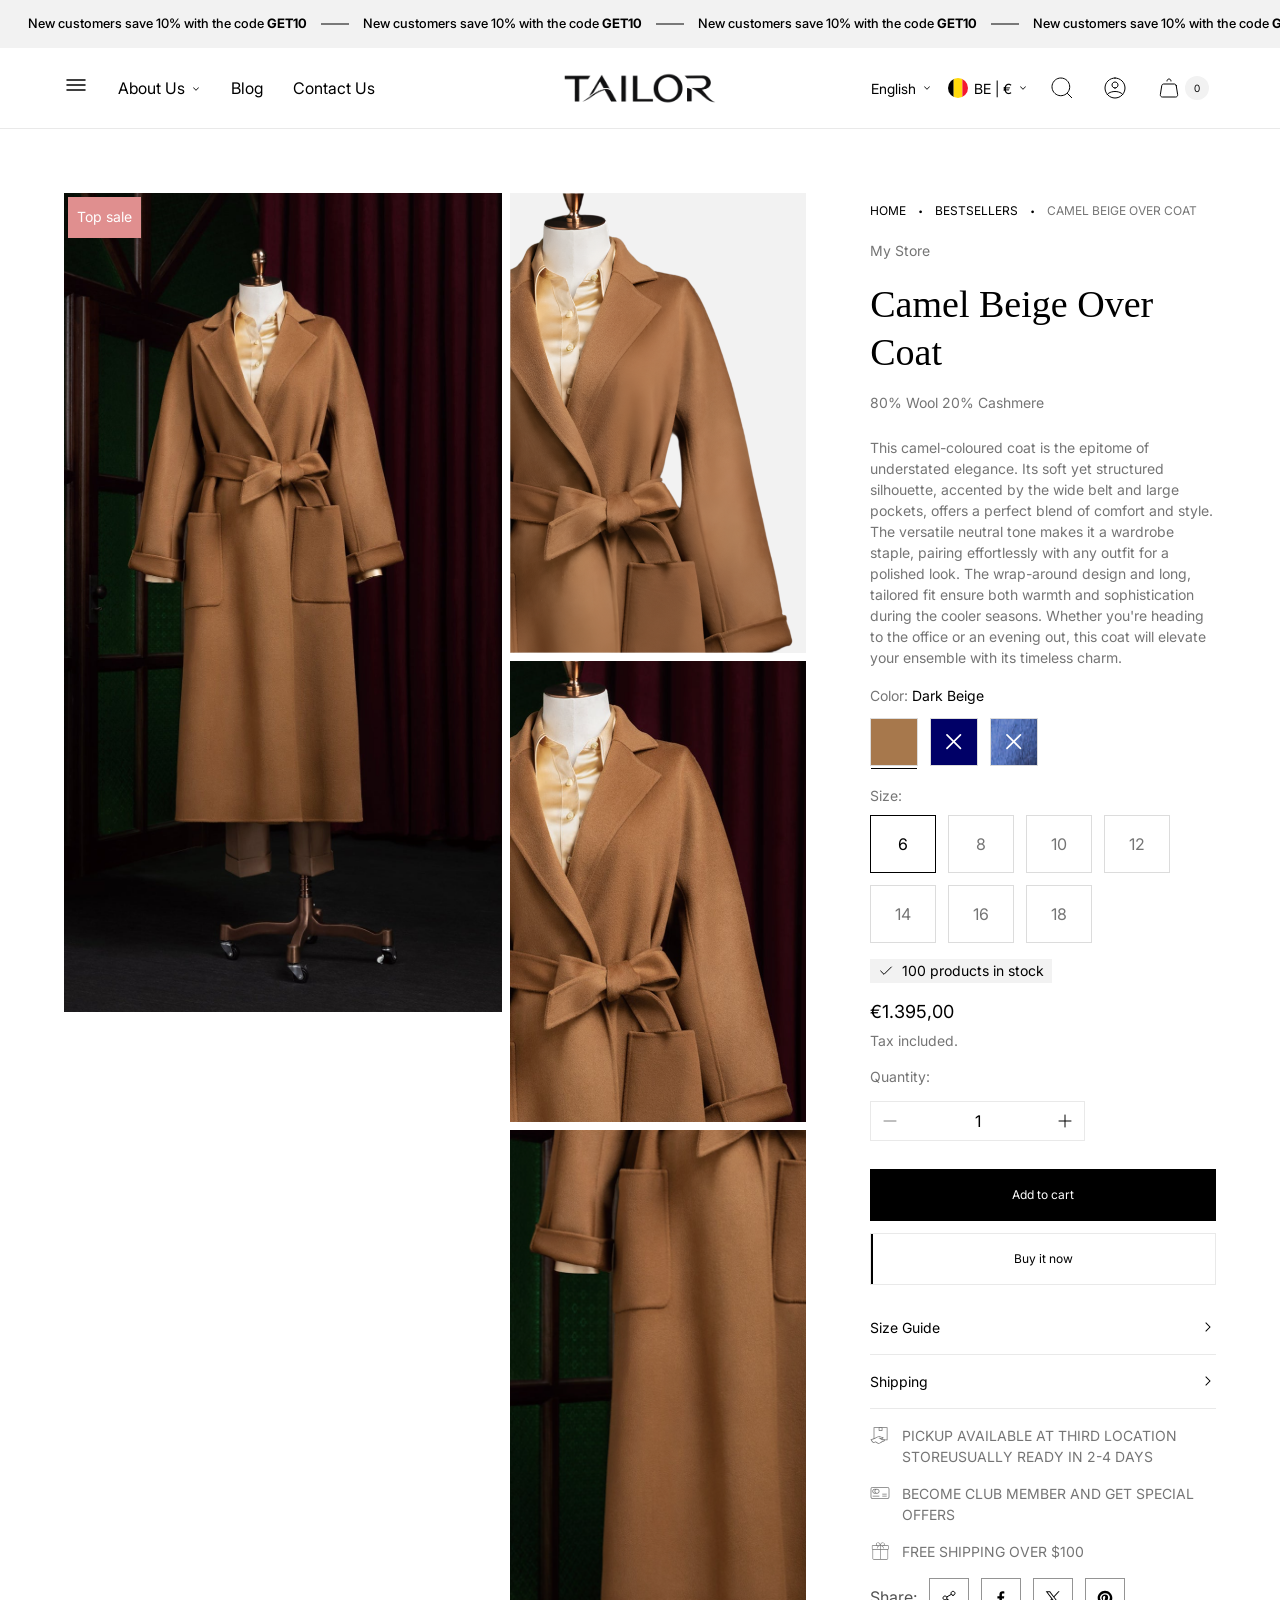
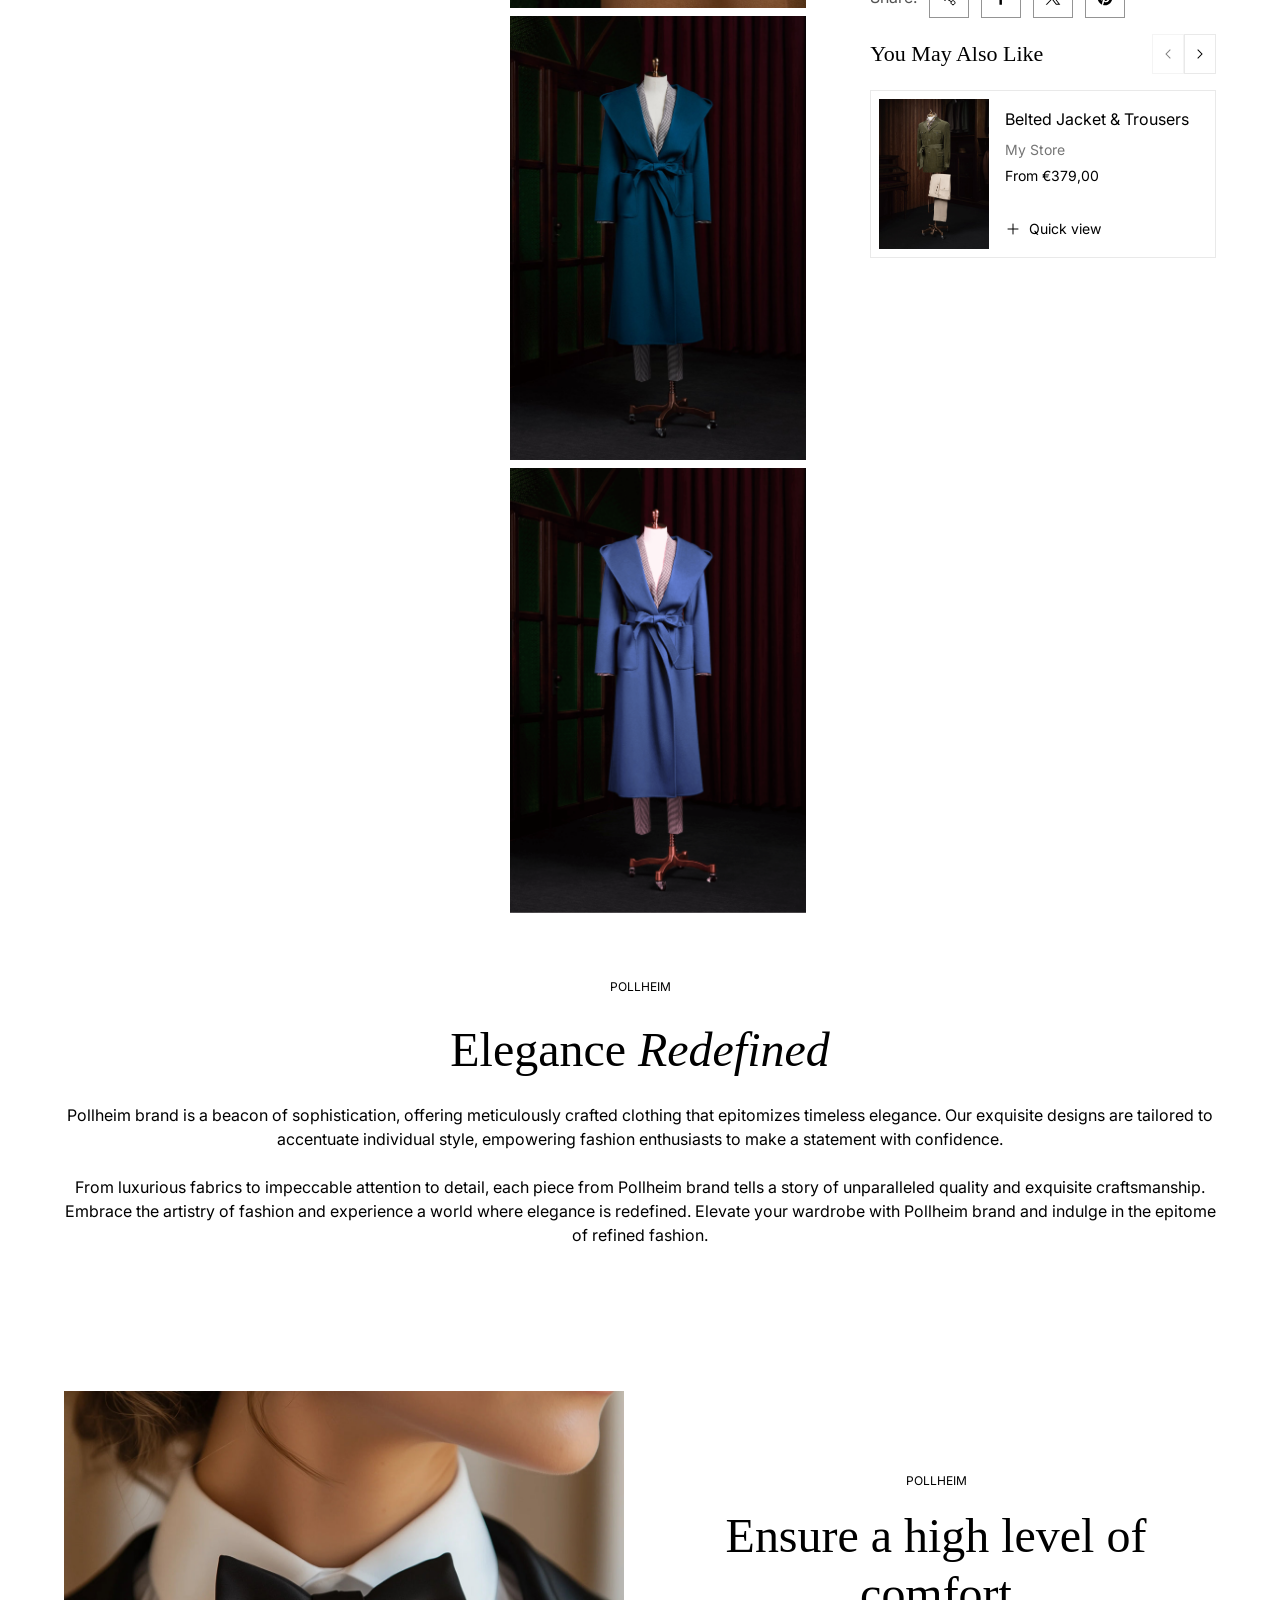
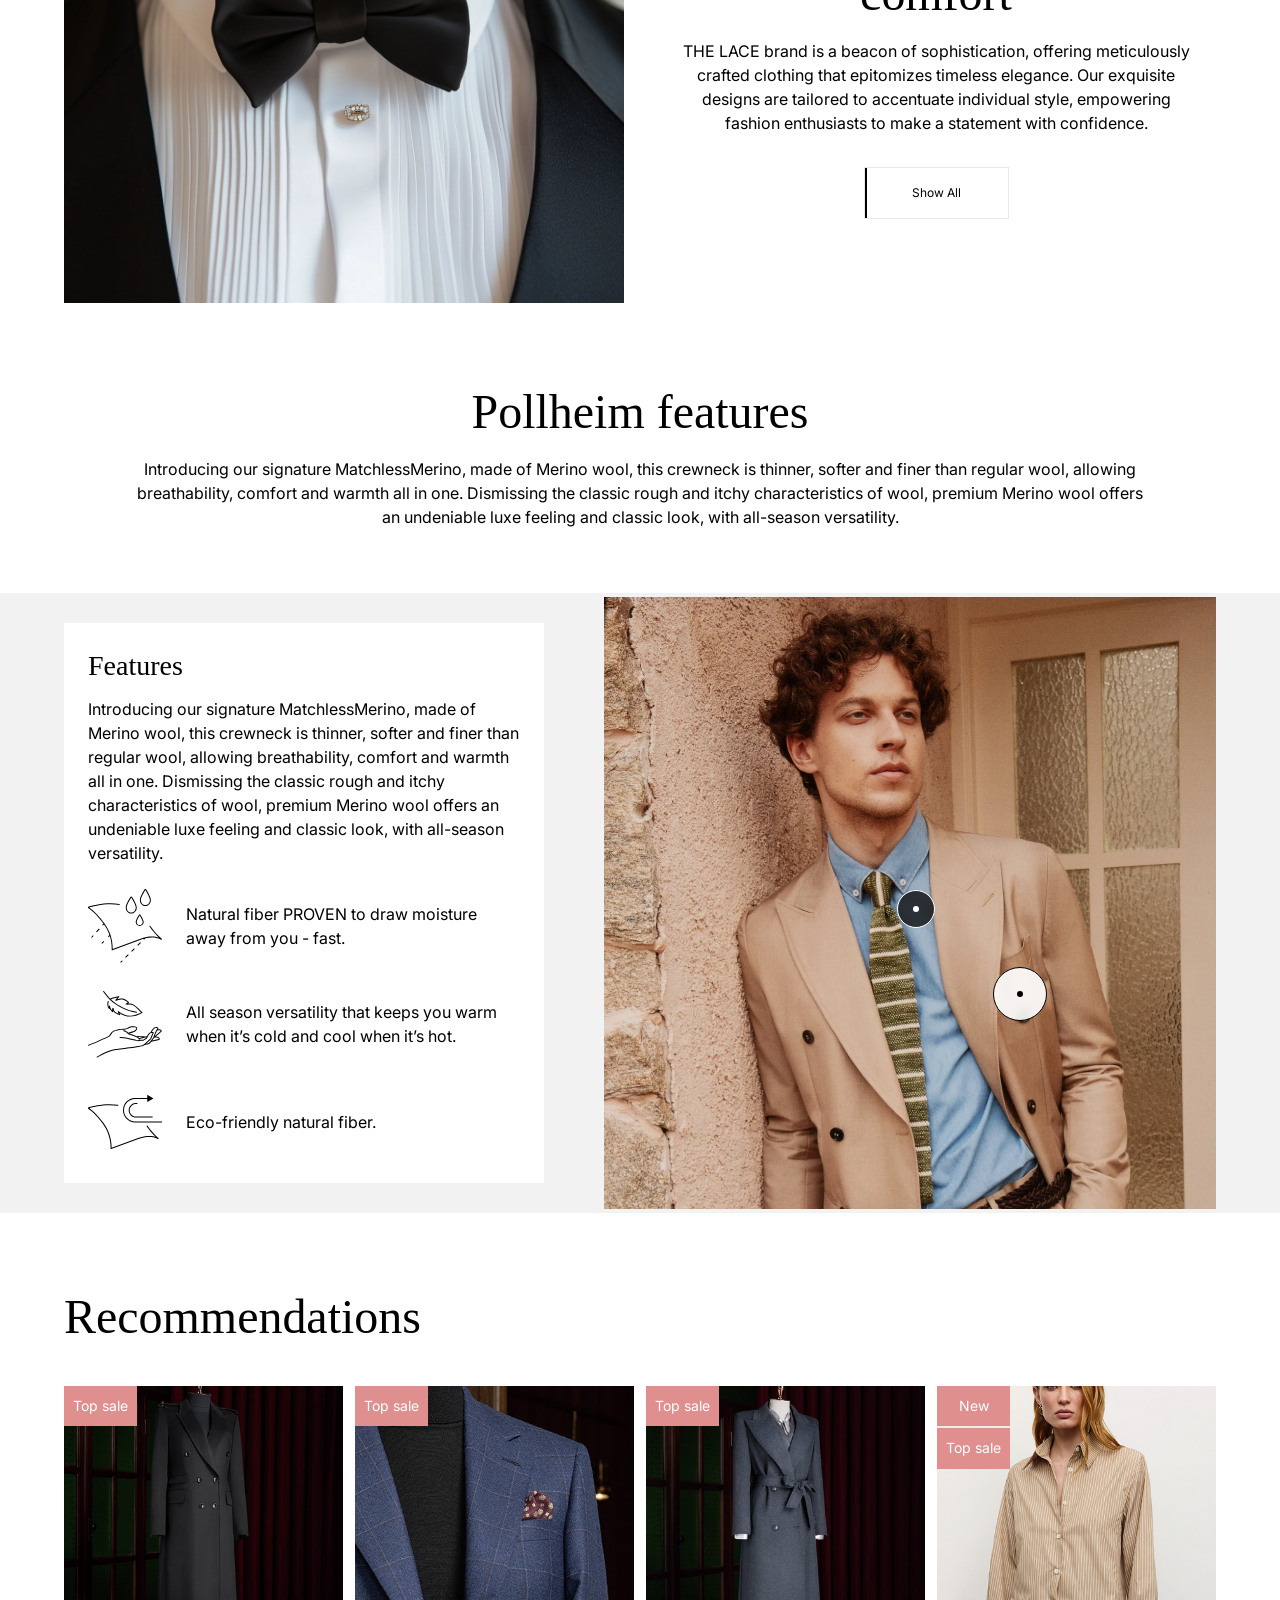
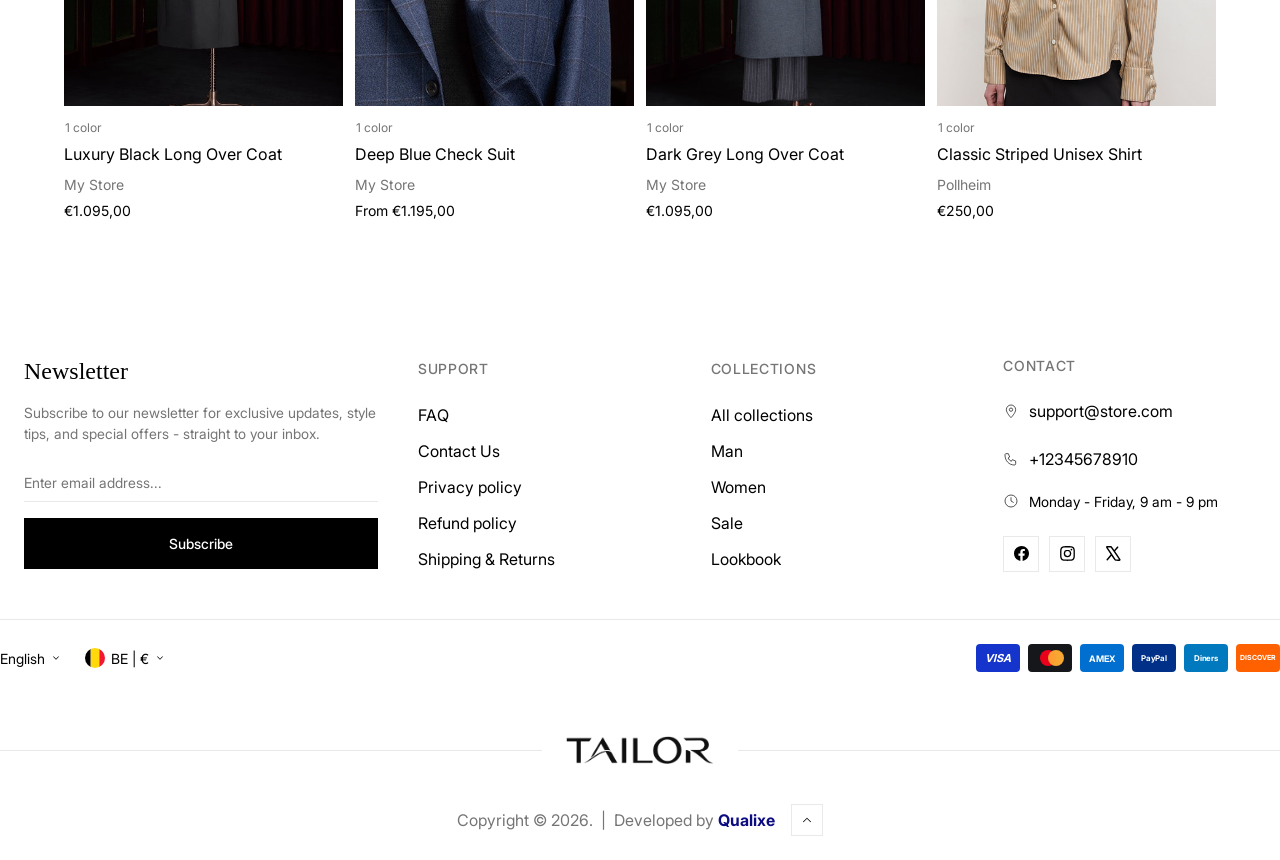
<file: product.html>
<!DOCTYPE html>
<html lang="en">

<head>
	<meta charset="UTF-8">
	<meta name="viewport" content="width=device-width, initial-scale=1.0">
	<title>Tailor | Camel Beige Over Coat</title>
	<link rel="shortcut icon" href="./assets/images/logo/favicon_32x32.png" type="image/x-icon">
	<link rel="stylesheet" href="./assets/css/swiper-bundle.min.css">
	<link rel="stylesheet" href="./assets/css/style.css">
</head>

<body>

	<!-- announcement bar start -->
	<div class="announcement-bar" id="announcementBar">
		<div class="announcement-bar__track">
			<span class="announcement-bar__item">New customers save 10% with the code <strong>GET10</strong></span>
			<span class="announcement-bar__item">New customers save 10% with the code <strong>GET10</strong></span>
			<span class="announcement-bar__item">New customers save 10% with the code <strong>GET10</strong></span>
			<span class="announcement-bar__item">New customers save 10% with the code <strong>GET10</strong></span>
		</div>
	</div>
	<!-- announcement bar end -->

	<header class="header header--solid" id="siteHeader">
		<div class="header__container">
			<!-- mobile burger + search -->
			<div class="header__mobile-menu-wrapper only-mobile">
				<button class="header__icon-btn header__burger-btn js-header-drawer-toggler" id="menuToggle" type="button"
					aria-label="Open menu" aria-expanded="false">
					<svg class="icon icon-burger" viewBox="0 0 24 24" fill="none" xmlns="http://www.w3.org/2000/svg">
						<path d="M3 7H21" stroke="currentColor" stroke-width="1.5" stroke-linecap="round" />
						<path d="M3 12H21" stroke="currentColor" stroke-width="1.5" stroke-linecap="round" />
						<path d="M3 17H21" stroke="currentColor" stroke-width="1.5" stroke-linecap="round" />
					</svg>
				</button>
				<button class="header__icon-btn header__icon--search" id="searchToggleMobile" type="button" aria-label="Search">
					<svg class="icon icon-search" viewBox="0 0 22 22" fill="none" xmlns="http://www.w3.org/2000/svg">
						<path
							d="M16.1218 16.122L20.9998 21M9.8498 1C12.2938 1 14.5068 1.99 16.1078 3.592C17.5556 5.03977 18.4567 6.94476 18.6574 8.98239C18.8581 11.02 18.3461 13.0642 17.2086 14.7667C16.0711 16.4691 14.3785 17.7245 12.4192 18.3189C10.4599 18.9133 8.35508 18.8099 6.46343 18.0264C4.57178 17.2429 3.01032 15.8277 2.0451 14.022C1.07988 12.2163 0.770625 10.1318 1.17003 8.12364C1.56943 6.11548 2.65277 4.30794 4.23548 3.00899C5.81818 1.71003 7.80231 1.00005 9.8498 1Z"
							stroke="currentColor" />
					</svg>
					<svg class="icon icon-search-close" viewBox="0 0 20 20" fill="none" xmlns="http://www.w3.org/2000/svg">
						<path d="M4 4l12 12M16 4L4 16" stroke="currentColor" stroke-width="1.4" />
					</svg>
				</button>
			</div>

			<!-- desktop nav -->
			<nav class="header-menu only-desktop">
				<ul class="header-menu__list">
					<li class="header-menu__item-wrapper">
						<button class="header-menu__item header-menu__item--burger js-header-drawer-toggler" id="megaMenuToggle"
							type="button" aria-label="Open menu" aria-expanded="false">
							<svg class="icon icon-burger" viewBox="0 0 24 24" fill="none" xmlns="http://www.w3.org/2000/svg">
								<path d="M3 7H21" stroke="currentColor" stroke-width="1.5" stroke-linecap="round" />
								<path d="M3 12H21" stroke="currentColor" stroke-width="1.5" stroke-linecap="round" />
								<path d="M3 17H21" stroke="currentColor" stroke-width="1.5" stroke-linecap="round" />
							</svg>
						</button>
					</li>
					<li class="header-menu__item-wrapper">
						<details class="header-menu__details">
							<summary class="header-menu__item">
								<span data-text="About Us"><span>About Us</span></span>
								<svg class="chevron" viewBox="0 0 24 24" fill="none" xmlns="http://www.w3.org/2000/svg">
									<path d="M5 9.01266L6.0219 8L12 13.9747L17.9781 8L19 9.01266L12 16L5 9.01266Z" fill="currentColor" />
								</svg>
							</summary>
							<ul class="header-menu__dropdown">
								<li><a href="about.html"><span data-text="Our Story"><span>Our Story</span></span></a></li>
								<li><a href="#"><span data-text="Privacy policy"><span>Privacy policy</span></span></a></li>
								<li><a href="#"><span data-text="Refund policy"><span>Refund policy</span></span></a></li>
								<li><a href="policy.html"><span data-text="Shipping &amp; Returns"><span>Shipping &amp; Returns</span></span></a></li>
							</ul>
						</details>
					</li>
					<li class="header-menu__item-wrapper"><a class="header-menu__item" href="blogs.html"><span data-text="Blog"><span>Blog</span></span></a></li>
					<li class="header-menu__item-wrapper"><a class="header-menu__item" href="contact.html"><span data-text="Contact Us"><span>Contact Us</span></span></a></li>
				</ul>
			</nav>

			<a href="./index.html" class="header__logo">
				<img src="./assets/images/logo/tailor_logo.png" alt="Tailor" class="header__logo-img header__logo-img--dark">
				<img src="./assets/images/logo/tailor_logo_white.png" alt="Tailor"
					class="header__logo-img header__logo-img--light">
			</a>

			<div class="header__utils">
				<div class="header__localization only-desktop">
					<button type="button" class="header__lang-btn" id="langToggle">
						<span data-text="English"><span>English</span></span>
						<svg class="chevron" viewBox="0 0 24 24" fill="none" xmlns="http://www.w3.org/2000/svg">
							<path d="M5 9.01266L6.0219 8L12 13.9747L17.9781 8L19 9.01266L12 16L5 9.01266Z" fill="currentColor" />
						</svg>
					</button>
					<ul class="header__lang-list" id="langList">
						<li class="is-current" style="--i:0"><a href="#" lang="en"><span data-text="English"><span>English</span></span></a></li>
						<li style="--i:1"><a href="#" lang="fr"><span data-text="Français"><span>Français</span></span></a></li>
						<li style="--i:2"><a href="#" lang="nl"><span data-text="Nederlands"><span>Nederlands</span></span></a></li>
					</ul>
				</div>
				<div class="header__currency only-desktop">
					<button type="button" id="currencyToggle">
						<img src="./assets/images/logo/flag-be.svg" alt="" class="header__currency-flag">
						<span data-text="BE | €"><span>BE | €</span></span>
						<svg class="chevron" viewBox="0 0 24 24" fill="none" xmlns="http://www.w3.org/2000/svg">
							<path d="M5 9.01266L6.0219 8L12 13.9747L17.9781 8L19 9.01266L12 16L5 9.01266Z" fill="currentColor" />
						</svg>
					</button>
					<ul class="header__currency-list" id="currencyList">
						<li style="--i:0"><a href="#"><img src="./assets/images/logo/flag-au.svg" alt="" class="header__currency-item-flag"><span data-text="Australia | €"><span>Australia | €</span></span></a></li>
						<li style="--i:1"><a href="#"><img src="./assets/images/logo/flag-at.svg" alt="" class="header__currency-item-flag"><span data-text="Austria | €"><span>Austria | €</span></span></a></li>
						<li class="is-current" style="--i:2"><a href="#"><img src="./assets/images/logo/flag-be.svg" alt="" class="header__currency-item-flag"><span data-text="Belgium | €"><span>Belgium | €</span></span></a></li>
						<li style="--i:3"><a href="#"><img src="./assets/images/logo/flag-fr.svg" alt="" class="header__currency-item-flag"><span data-text="France | €"><span>France | €</span></span></a></li>
						<li style="--i:4"><a href="#"><img src="./assets/images/logo/flag-de.svg" alt="" class="header__currency-item-flag"><span data-text="Germany | €"><span>Germany | €</span></span></a></li>
						<li style="--i:5"><a href="#"><img src="./assets/images/logo/flag-ie.svg" alt="" class="header__currency-item-flag"><span data-text="Ireland | €"><span>Ireland | €</span></span></a></li>
						<li style="--i:6"><a href="#"><img src="./assets/images/logo/flag-it.svg" alt="" class="header__currency-item-flag"><span data-text="Italy | €"><span>Italy | €</span></span></a></li>
						<li style="--i:7"><a href="#"><img src="./assets/images/logo/flag-nl.svg" alt="" class="header__currency-item-flag"><span data-text="Netherlands | €"><span>Netherlands | €</span></span></a></li>
						<li style="--i:8"><a href="#"><img src="./assets/images/logo/flag-es.svg" alt="" class="header__currency-item-flag"><span data-text="Spain | €"><span>Spain | €</span></span></a></li>
						<li style="--i:9"><a href="#"><img src="./assets/images/logo/flag-se.svg" alt="" class="header__currency-item-flag"><span data-text="Sweden | €"><span>Sweden | €</span></span></a></li>
						<li style="--i:10"><a href="#"><img src="./assets/images/logo/flag-gb.svg" alt="" class="header__currency-item-flag"><span data-text="United Kingdom | £"><span>United Kingdom | £</span></span></a></li>
						<li style="--i:11"><a href="#"><img src="./assets/images/logo/flag-us.svg" alt="" class="header__currency-item-flag"><span data-text="United States | $"><span>United States | $</span></span></a></li>
					</ul>
				</div>
				<button class="header__icon-btn header__icon--search only-desktop" id="searchToggle" type="button"
					aria-label="Search">
					<svg class="icon icon-search" viewBox="0 0 22 22" fill="none" xmlns="http://www.w3.org/2000/svg">
						<path
							d="M16.1218 16.122L20.9998 21M9.8498 1C12.2938 1 14.5068 1.99 16.1078 3.592C17.5556 5.03977 18.4567 6.94476 18.6574 8.98239C18.8581 11.02 18.3461 13.0642 17.2086 14.7667C16.0711 16.4691 14.3785 17.7245 12.4192 18.3189C10.4599 18.9133 8.35508 18.8099 6.46343 18.0264C4.57178 17.2429 3.01032 15.8277 2.0451 14.022C1.07988 12.2163 0.770625 10.1318 1.17003 8.12364C1.56943 6.11548 2.65277 4.30794 4.23548 3.00899C5.81818 1.71003 7.80231 1.00005 9.8498 1Z"
							stroke="currentColor" />
					</svg>
					<svg class="icon icon-search-close" viewBox="0 0 20 20" fill="none" xmlns="http://www.w3.org/2000/svg">
						<path d="M4 4l12 12M16 4L4 16" stroke="currentColor" stroke-width="1.4" />
					</svg>
				</button>
				<button class="header__icon-btn header__icon--account only-desktop" aria-label="Account">
					<svg class="icon icon-user" viewBox="0 0 24 24" fill="none" xmlns="http://www.w3.org/2000/svg">
						<path
							d="M12 2C6.477 2 2 6.477 2 12C2 17.523 6.477 22 12 22C17.523 22 22 17.523 22 12C22 6.477 17.523 2 12 2Z"
							stroke="currentColor" stroke-linecap="round" stroke-linejoin="round" />
						<path
							d="M4.27344 18.346C4.27344 18.346 6.50244 15.5 12.0024 15.5C17.5024 15.5 19.7324 18.346 19.7324 18.346M12.0024 12C12.7981 12 13.5611 11.6839 14.1238 11.1213C14.6864 10.5587 15.0024 9.79565 15.0024 9C15.0024 8.20435 14.6864 7.44129 14.1238 6.87868C13.5611 6.31607 12.7981 6 12.0024 6C11.2068 6 10.4437 6.31607 9.88112 6.87868C9.31851 7.44129 9.00244 8.20435 9.00244 9C9.00244 9.79565 9.31851 10.5587 9.88112 11.1213C10.4437 11.6839 11.2068 12 12.0024 12Z"
							stroke="currentColor" stroke-linecap="round" stroke-linejoin="round" />
					</svg>
				</button>
				<button class="header__icon-btn header__icon--cart" id="cartToggle" aria-label="Cart">
					<svg class="icon icon-bag-minimal" viewBox="0 0 24 24" fill="none" xmlns="http://www.w3.org/2000/svg">
						<path
							d="M13.9984 5C13.9984 4.46957 13.7877 3.96086 13.4126 3.58579C13.0375 3.21071 12.5288 3 11.9984 3C11.4679 3 10.9592 3.21071 10.5842 3.58579C10.2091 3.96086 9.99836 4.46957 9.99836 5M19.2584 9.696L20.6434 18.696C20.6872 18.9808 20.6689 19.2718 20.5898 19.5489C20.5107 19.8261 20.3726 20.0828 20.1851 20.3016C19.9975 20.5204 19.7649 20.6961 19.5031 20.8167C19.2413 20.9372 18.9566 20.9997 18.6684 21H5.32836C5.04 21 4.75503 20.9377 4.49301 20.8173C4.23098 20.6969 3.99809 20.5212 3.81031 20.3024C3.62253 20.0836 3.48429 19.8267 3.40507 19.5494C3.32585 19.2721 3.30753 18.981 3.35136 18.696L4.73636 9.696C4.80901 9.22359 5.04844 8.79282 5.41129 8.4817C5.77413 8.17059 6.2364 7.9997 6.71436 8H17.2824C17.7602 7.99994 18.2222 8.17094 18.5848 8.48203C18.9475 8.79312 19.1857 9.22376 19.2584 9.696Z"
							stroke="currentColor" stroke-linecap="round" stroke-linejoin="round" />
					</svg>
					<span class="header__cart-count" id="cartCount">0</span>
				</button>
				<!-- mobile search close -->
				<button class="header__icon-btn header__icon--search-close-mobile" id="searchCloseMobile"
					type="button" aria-label="Close search">
					<svg viewBox="0 0 20 20" fill="none" xmlns="http://www.w3.org/2000/svg">
						<path d="M4 4l12 12M16 4L4 16" stroke="currentColor" stroke-width="1.4" />
					</svg>
				</button>
			</div>
		</div>

		<!-- predictive search overlay -->
		<div class="predictive-search" id="predictiveSearch">
			<form class="predictive-search__form" id="predictiveSearchForm">
				<div class="predictive-search__search">
					<div class="predictive-search__input-wrapper">
						<input type="text" id="searchInput" class="predictive-search__input"
							placeholder="What are you looking for?" autocomplete="off" autocapitalize="off" spellcheck="false">
						<button type="button" class="predictive-search__reset" id="searchReset" aria-label="Clear search">
							<svg viewBox="0 0 20 20" fill="none" xmlns="http://www.w3.org/2000/svg">
								<path d="M4 4l12 12M16 4L4 16" stroke="currentColor" stroke-width="1.4" />
							</svg>
						</button>
					</div>
					<button type="submit" class="predictive-search__submit" aria-label="Submit search">
						<svg class="icon icon-search" viewBox="0 0 22 22" fill="none" xmlns="http://www.w3.org/2000/svg">
							<path
								d="M16.1218 16.122L20.9998 21M9.8498 1C12.2938 1 14.5068 1.99 16.1078 3.592C17.5556 5.03977 18.4567 6.94476 18.6574 8.98239C18.8581 11.02 18.3461 13.0642 17.2086 14.7667C16.0711 16.4691 14.3785 17.7245 12.4192 18.3189C10.4599 18.9133 8.35508 18.8099 6.46343 18.0264C4.57178 17.2429 3.01032 15.8277 2.0451 14.022C1.07988 12.2163 0.770625 10.1318 1.17003 8.12364C1.56943 6.11548 2.65277 4.30794 4.23548 3.00899C5.81818 1.71003 7.80231 1.00005 9.8498 1Z"
								stroke="currentColor" />
						</svg>
						<span>Search</span>
					</button>
				</div>

				<div class="predictive-search__tabs-wrapper">
					<ul class="predictive-search__tabs">
						<li><button type="button" class="predictive-search__tabs-button" data-tab="product" disabled><span>Products</span></button></li>
						<li><button type="button" class="predictive-search__tabs-button" data-tab="article" disabled><span>Articles</span></button></li>
						<li><button type="button" class="predictive-search__tabs-button" data-tab="page" disabled><span>Pages</span></button></li>
					</ul>
				</div>

				<div class="predictive-search__trending">
					<div class="predictive-search__trending-heading">Trending Search Terms</div>
					<div class="predictive-search__trending-terms">
						<a href="#" class="predictive-search__trending-term">Jacket</a>
						<a href="#" class="predictive-search__trending-term">Suit</a>
						<a href="#" class="predictive-search__trending-term">Blazer</a>
						<a href="#" class="predictive-search__trending-term">Coats</a>
						<a href="#" class="predictive-search__trending-term">Trousers</a>
					</div>
				</div>

				<div class="predictive-search__promo" id="searchPromo">
					<div class="predictive-search__promo-heading">Recently viewed</div>
					<ul class="predictive-search__promo-list" id="searchPromoList"></ul>
				</div>

				<div class="predictive-search__result" id="searchResult" hidden>
					<div class="predictive-search__result-wrapper" data-tab-panel="product">
						<ul class="predictive-search__result-row" id="searchResultProducts"></ul>
					</div>
					<div class="predictive-search__result-wrapper" data-tab-panel="article" hidden>
						<p class="predictive-search__result-empty">No matching articles.</p>
					</div>
					<div class="predictive-search__result-wrapper" data-tab-panel="page" hidden>
						<ul class="predictive-search__result-row" id="searchResultPages"></ul>
					</div>
				</div>

				<div class="predictive-search__footer" id="searchFooter" hidden>
					<button type="submit" class="predictive-search__apply">See all results</button>
				</div>
			</form>
		</div>
	</header>

	<!-- drawer navigation -->
	<div class="nav-drawer" id="navDrawer">
		<div class="nav-drawer__panel nav-drawer__panel--main" id="navDrawerMain">
			<nav class="nav-drawer__body">
				<ul class="nav-drawer__list">
					<li class="only-mobile" style="--i:0">
						<button type="button" class="nav-drawer__parent-link" data-drawer-target="about-us">
							<span data-text="About Us"><span>About Us</span></span>
							<svg viewBox="0 0 284.49 498.98" xmlns="http://www.w3.org/2000/svg">
								<path fill="currentColor"
									d="M35 498.98a35 35 0 0 1-24.75-59.75l189.74-189.74L10.25 59.75a35.002 35.002 0 0 1 49.5-49.5l214.49 214.49a35 35 0 0 1 0 49.5L59.75 488.73A34.89 34.89 0 0 1 35 498.98Z" />
							</svg>
						</button>
					</li>
					<li class="only-mobile" style="--i:1"><a href="blogs.html"><span data-text="Blog"><span>Blog</span></span></a></li>
					<li class="only-mobile" style="--i:2"><a href="contact.html"><span data-text="Contact Us"><span>Contact Us</span></span></a></li>
					<li style="--i:3"><a href="collections.html"><span data-text="Sale"><span>Sale</span></span></a></li>
					<li style="--i:4">
						<button type="button" class="nav-drawer__parent-link" data-drawer-target="man">
							<span data-text="Man"><span>Man</span></span>
							<svg viewBox="0 0 284.49 498.98" xmlns="http://www.w3.org/2000/svg">
								<path fill="currentColor"
									d="M35 498.98a35 35 0 0 1-24.75-59.75l189.74-189.74L10.25 59.75a35.002 35.002 0 0 1 49.5-49.5l214.49 214.49a35 35 0 0 1 0 49.5L59.75 488.73A34.89 34.89 0 0 1 35 498.98Z" />
							</svg>
						</button>
					</li>
					<li style="--i:5">
						<button type="button" class="nav-drawer__parent-link" data-drawer-target="women">
							<span data-text="Women"><span>Women</span></span>
							<svg viewBox="0 0 284.49 498.98" xmlns="http://www.w3.org/2000/svg">
								<path fill="currentColor"
									d="M35 498.98a35 35 0 0 1-24.75-59.75l189.74-189.74L10.25 59.75a35.002 35.002 0 0 1 49.5-49.5l214.49 214.49a35 35 0 0 1 0 49.5L59.75 488.73A34.89 34.89 0 0 1 35 498.98Z" />
							</svg>
						</button>
					</li>
					<li style="--i:6"><a href="collections.html"><span data-text="Shoes"><span>Shoes</span></span></a></li>
					<li style="--i:7"><a href="collections.html"><span data-text="All collections"><span>All collections</span></span></a></li>
					<li style="--i:8"><a href="look-book.html"><span data-text="Lookbook"><span>Lookbook</span></span></a></li>
					<li style="--i:9"><a href="faq.html"><span data-text="FAQ"><span>FAQ</span></span></a></li>
				</ul>
				<ul class="nav-drawer__list nav-drawer__list--additional">
					<li style="--i:10"><a href="#"><span data-text="Orders"><span>Orders</span></span></a></li>
					<li style="--i:10"><a href="#"><span data-text="Profile"><span>Profile</span></span></a></li>
				</ul>
				<div class="nav-drawer__info" style="--i:11">
					<a href="tel:+12345678910">+1 234 567 8910</a>
					<span>Daily 9 am – 9 pm</span>
				</div>
				<div class="nav-drawer__social" style="--i:11">
					<a href="#" aria-label="Facebook"><svg viewBox="0 0 14222 14222">
							<path
								d="M14222 7112c0 3549.352-2600.418 6491.344-6000 7024.72V9168h1657l315-2056H8222V5778c0-562 275-1111 1159-1111h897V2917s-814-139-1592-139c-1624 0-2686 984-2686 2767v1567H4194v2056h1806v4968.72C2600.418 13603.344 0 10661.352 0 7112 0 3184.703 3183.703 1 7111 1s7111 3183.703 7111 7111Z" />
						</svg></a>
					<a href="https://www.instagram.com/pollheim.au/" target="_blank" rel="noopener" aria-label="Instagram">
						<svg viewBox="0 0 32 32">
							<path
								d="M16 3.094c4.206 0 4.7.019 6.363.094 1.538.069 2.369.325 2.925.544.738.287 1.262.625 1.813 1.175s.894 1.075 1.175 1.813c.212.556.475 1.387.544 2.925.075 1.662.094 2.156.094 6.363s-.019 4.7-.094 6.363c-.069 1.538-.325 2.369-.544 2.925-.288.738-.625 1.262-1.175 1.813s-1.075.894-1.813 1.175c-.556.212-1.387.475-2.925.544-1.663.075-2.156.094-6.363.094s-4.7-.019-6.363-.094c-1.537-.069-2.369-.325-2.925-.544-.737-.288-1.263-.625-1.813-1.175s-.894-1.075-1.175-1.813c-.212-.556-.475-1.387-.544-2.925-.075-1.663-.094-2.156-.094-6.363s.019-4.7.094-6.363c.069-1.537.325-2.369.544-2.925.287-.737.625-1.263 1.175-1.813s1.075-.894 1.813-1.175c.556-.212 1.388-.475 2.925-.544 1.662-.081 2.156-.094 6.363-.094zm0-2.838c-4.275 0-4.813.019-6.494.094-1.675.075-2.819.344-3.819.731-1.037.4-1.913.944-2.788 1.819S1.486 4.656 1.08 5.688c-.387 1-.656 2.144-.731 3.825-.075 1.675-.094 2.213-.094 6.488s.019 4.813.094 6.494c.075 1.675.344 2.819.731 3.825.4 1.038.944 1.913 1.819 2.788s1.756 1.413 2.788 1.819c1 .387 2.144.656 3.825.731s2.213.094 6.494.094 4.813-.019 6.494-.094c1.675-.075 2.819-.344 3.825-.731 1.038-.4 1.913-.944 2.788-1.819s1.413-1.756 1.819-2.788c.387-1 .656-2.144.731-3.825s.094-2.212.094-6.494-.019-4.813-.094-6.494c-.075-1.675-.344-2.819-.731-3.825-.4-1.038-.944-1.913-1.819-2.788s-1.756-1.413-2.788-1.819c-1-.387-2.144-.656-3.825-.731C20.812.275 20.275.256 16 .256z" />
							<path
								d="M16 7.912a8.088 8.088 0 0 0 0 16.175c4.463 0 8.087-3.625 8.087-8.088s-3.625-8.088-8.088-8.088zm0 13.338a5.25 5.25 0 1 1 0-10.5 5.25 5.25 0 1 1 0 10.5zM26.294 7.594a1.887 1.887 0 1 1-3.774.002 1.887 1.887 0 0 1 3.774-.003z" />
						</svg></a>
					<a href="https://x.com/POLLHEIM_au" target="_blank" rel="noopener" aria-label="X">
						<svg viewBox="0 0 20 20" xmlns="http://www.w3.org/2000/svg">
							<path fill="currentColor"
								d="M11.095 5.514c.1-.167.158-.3.249-.409A986.714 986.714 0 0 1 14.67 1.11c.43-.514.876-.614 1.35-.327.53.32.609.932.166 1.485-.477.598-.978 1.178-1.467 1.766-.772.927-1.538 1.862-2.322 2.78-.184.216-.21.358-.038.609 2.158 3.157 4.304 6.323 6.448 9.49.18.266.345.55.463.845.435 1.093-.138 2.07-1.319 2.157-1.61.118-3.226.142-4.829-.11-.95-.15-1.607-.758-2.13-1.513-1.15-1.66-2.28-3.334-3.42-5.002-.071-.105-.155-.203-.289-.377-.086.124-.14.214-.207.295a4455.405 4455.405 0 0 1-4.44 5.31 3.698 3.698 0 0 1-.387.42c-.351.308-.85.304-1.217.008-.353-.286-.466-.811-.194-1.194.352-.495.75-.96 1.139-1.43 1.328-1.6 2.66-3.2 4-4.79.184-.219.16-.371.011-.59a1936.237 1936.237 0 0 1-5.324-7.87c-.205-.304-.4-.63-.533-.97C-.27 1.092.28.095 1.357.045c1.514-.07 3.037-.046 4.553.008 1.13.04 1.915.732 2.532 1.62.791 1.14 1.57 2.287 2.354 3.43.066.096.136.19.297.414l.002-.003Zm-8.888-3.6c.098.168.16.293.237.407 3.38 4.967 6.762 9.933 10.14 14.903.331.487.757.792 1.357.804 1.004.017 2.008.028 3.011.037.065 0 .13-.039.24-.076-.113-.184-.205-.345-.309-.5-2.271-3.352-4.54-6.706-6.816-10.054-1.101-1.62-2.224-3.227-3.324-4.847-.337-.495-.8-.693-1.37-.702-.897-.011-1.793-.02-2.69-.024-.138 0-.276.029-.473.05l-.003.002Z" />
						</svg></a>
				</div>
				<div class="nav-drawer__localization only-mobile" style="--i:12">
					<div class="header__localization">
						<button type="button" class="header__lang-btn" id="langToggleMobile">
							<span data-text="English"><span>English</span></span>
							<svg class="chevron" viewBox="0 0 24 24" fill="none" xmlns="http://www.w3.org/2000/svg">
								<path d="M5 9.01266L6.0219 8L12 13.9747L17.9781 8L19 9.01266L12 16L5 9.01266Z" fill="currentColor" />
							</svg>
						</button>
						<ul class="header__lang-list" id="langListMobile">
							<li class="is-current" style="--i:0"><a href="#" lang="en"><span data-text="English"><span>English</span></span></a></li>
							<li style="--i:1"><a href="#" lang="fr"><span data-text="Français"><span>Français</span></span></a></li>
							<li style="--i:2"><a href="#" lang="nl"><span data-text="Nederlands"><span>Nederlands</span></span></a></li>
						</ul>
					</div>
					<div class="header__currency">
						<button type="button" id="currencyToggleMobile">
							<img src="./assets/images/logo/flag-be.svg" alt="" class="header__currency-flag">
							<span data-text="BE | €"><span>BE | €</span></span>
							<svg class="chevron" viewBox="0 0 24 24" fill="none" xmlns="http://www.w3.org/2000/svg">
								<path d="M5 9.01266L6.0219 8L12 13.9747L17.9781 8L19 9.01266L12 16L5 9.01266Z" fill="currentColor" />
							</svg>
						</button>
						<ul class="header__currency-list" id="currencyListMobile">
							<li style="--i:0"><a href="#"><img src="./assets/images/logo/flag-au.svg" alt="" class="header__currency-item-flag"><span data-text="Australia | €"><span>Australia | €</span></span></a></li>
							<li style="--i:1"><a href="#"><img src="./assets/images/logo/flag-at.svg" alt="" class="header__currency-item-flag"><span data-text="Austria | €"><span>Austria | €</span></span></a></li>
							<li class="is-current" style="--i:2"><a href="#"><img src="./assets/images/logo/flag-be.svg" alt="" class="header__currency-item-flag"><span data-text="Belgium | €"><span>Belgium | €</span></span></a></li>
							<li style="--i:3"><a href="#"><img src="./assets/images/logo/flag-fr.svg" alt="" class="header__currency-item-flag"><span data-text="France | €"><span>France | €</span></span></a></li>
							<li style="--i:4"><a href="#"><img src="./assets/images/logo/flag-de.svg" alt="" class="header__currency-item-flag"><span data-text="Germany | €"><span>Germany | €</span></span></a></li>
							<li style="--i:5"><a href="#"><img src="./assets/images/logo/flag-ie.svg" alt="" class="header__currency-item-flag"><span data-text="Ireland | €"><span>Ireland | €</span></span></a></li>
							<li style="--i:6"><a href="#"><img src="./assets/images/logo/flag-it.svg" alt="" class="header__currency-item-flag"><span data-text="Italy | €"><span>Italy | €</span></span></a></li>
							<li style="--i:7"><a href="#"><img src="./assets/images/logo/flag-nl.svg" alt="" class="header__currency-item-flag"><span data-text="Netherlands | €"><span>Netherlands | €</span></span></a></li>
							<li style="--i:8"><a href="#"><img src="./assets/images/logo/flag-es.svg" alt="" class="header__currency-item-flag"><span data-text="Spain | €"><span>Spain | €</span></span></a></li>
							<li style="--i:9"><a href="#"><img src="./assets/images/logo/flag-se.svg" alt="" class="header__currency-item-flag"><span data-text="Sweden | €"><span>Sweden | €</span></span></a></li>
							<li style="--i:10"><a href="#"><img src="./assets/images/logo/flag-gb.svg" alt="" class="header__currency-item-flag"><span data-text="United Kingdom | £"><span>United Kingdom | £</span></span></a></li>
							<li style="--i:11"><a href="#"><img src="./assets/images/logo/flag-us.svg" alt="" class="header__currency-item-flag"><span data-text="United States | $"><span>United States | $</span></span></a></li>
						</ul>
					</div>
				</div>
				<div class="nav-drawer__account only-mobile" style="--i:12">
					<button type="button" class="nav-drawer__login-btn">
						<svg viewBox="0 0 24 24" fill="none" xmlns="http://www.w3.org/2000/svg">
							<path d="M12 2C6.477 2 2 6.477 2 12C2 17.523 6.477 22 12 22C17.523 22 22 17.523 22 12C22 6.477 17.523 2 12 2Z" stroke="currentColor" stroke-linecap="round" stroke-linejoin="round" />
							<path d="M4.27344 18.346C4.27344 18.346 6.50244 15.5 12.0024 15.5C17.5024 15.5 19.7324 18.346 19.7324 18.346M12.0024 12C12.7981 12 13.5611 11.6839 14.1238 11.1213C14.6864 10.5587 15.0024 9.79565 15.0024 9C15.0024 8.20435 14.6864 7.44129 14.1238 6.87868C13.5611 6.31607 12.7981 6 12.0024 6C11.2068 6 10.4437 6.31607 9.88112 6.87868C9.31851 7.44129 9.00244 8.20435 9.00244 9C9.00244 9.79565 9.31851 10.5587 9.88112 11.1213C10.4437 11.6839 11.2068 12 12.0024 12Z" stroke="currentColor" stroke-linecap="round" stroke-linejoin="round" />
						</svg>
						<span>Login</span>
					</button>
					<div class="nav-drawer__signup">
						<span>New customer?</span>
						<a href="#">Create an account</a>
					</div>
				</div>
			</nav>
		</div>

		<div class="nav-drawer__panel nav-drawer__panel--nested" id="navDrawerNested">
			<button class="nav-drawer__back only-mobile" id="navDrawerBack">
				<svg viewBox="0 0 284.49 498.98" xmlns="http://www.w3.org/2000/svg">
					<path fill="currentColor"
						d="M249.49 0a35 35 0 0 1 24.75 59.75L84.49 249.49l189.75 189.74a35.002 35.002 0 1 1-49.5 49.5L10.25 274.24a35 35 0 0 1 0-49.5L224.74 10.25A34.89 34.89 0 0 1 249.49 0Z" />
				</svg>
				<span id="navDrawerNestedTitle">Man</span>
			</button>
			<nav class="nav-drawer__body nav-drawer__body--nested">

				<div class="nav-drawer__nested-content" data-drawer-panel="about-us" hidden>
					<div class="nav-drawer__nested-links">
						<a href="about.html"><span data-text="Our Story"><span>Our Story</span></span></a>
						<a href="#"><span data-text="Privacy policy"><span>Privacy policy</span></span></a>
						<a href="#"><span data-text="Refund policy"><span>Refund policy</span></span></a>
						<a href="policy.html"><span data-text="Shipping &amp; Returns"><span>Shipping &amp; Returns</span></span></a>
					</div>
				</div>

				<div class="nav-drawer__nested-content" data-drawer-panel="man">
					<div class="nav-drawer__nested-groups">
						<div class="nav-drawer__nested-group">
							<a href="collections.html" class="nav-drawer__nested-heading"><span data-text="Coats"><span>Coats</span></span><svg viewBox="0 0 284.49 498.98" xmlns="http://www.w3.org/2000/svg"><path fill="currentColor" d="M35 498.98a35 35 0 0 1-24.75-59.75l189.74-189.74L10.25 59.75a35.002 35.002 0 0 1 49.5-49.5l214.49 214.49a35 35 0 0 1 0 49.5L59.75 488.73A34.89 34.89 0 0 1 35 498.98Z" /></svg></a>
							<a href="products.html"><span data-text="Classic Striped Unisex Shirt"><span>Classic Striped Unisex Shirt</span></span></a>
							<a href="products.html"><span data-text="Black and White Pattern Suit"><span>Black and White Pattern Suit</span></span></a>
							<a href="products.html"><span data-text="Belted Jacket &amp; Trousers"><span>Belted Jacket &amp; Trousers</span></span></a>
							<a href="products.html"><span data-text="Black Double-Breasted Suit"><span>Black Double-Breasted Suit</span></span></a>
							<a href="products.html"><span data-text="Black Long Over Coat"><span>Black Long Over Coat</span></span></a>
							<a href="products.html"><span data-text="Black Single Button Suit"><span>Black Single Button Suit</span></span></a>
							<a href="products.html"><span data-text="Black Trousers with Side Adjusters"><span>Black Trousers with Side Adjusters</span></span></a>
						</div>
						<div class="nav-drawer__nested-group">
							<a href="collections.html" class="nav-drawer__nested-heading"><span data-text="Jackets"><span>Jackets</span></span><svg viewBox="0 0 284.49 498.98" xmlns="http://www.w3.org/2000/svg"><path fill="currentColor" d="M35 498.98a35 35 0 0 1-24.75-59.75l189.74-189.74L10.25 59.75a35.002 35.002 0 0 1 49.5-49.5l214.49 214.49a35 35 0 0 1 0 49.5L59.75 488.73A34.89 34.89 0 0 1 35 498.98Z" /></svg></a>
							<a href="products.html"><span data-text="Black, Red &amp; White Plaid Over Coat"><span>Black, Red &amp; White Plaid Over Coat</span></span></a>
							<a href="products.html"><span data-text="Brown Pinstripe Suit with Long Extension Adjusters"><span>Brown Pinstripe Suit with Long Extension Adjusters</span></span></a>
							<a href="products.html"><span data-text="Brown Tweed Blazer"><span>Brown Tweed Blazer</span></span></a>
							<a href="products.html"><span data-text="Camel Beige Over Coat"><span>Camel Beige Over Coat</span></span></a>
							<a href="products.html"><span data-text="Camel Jacket &amp; Grey Pants"><span>Camel Jacket &amp; Grey Pants</span></span></a>
							<a href="products.html"><span data-text="Camel Jacket &amp; Tailored Trousers"><span>Camel Jacket &amp; Tailored Trousers</span></span></a>
							<a href="products.html"><span data-text="Casual Blazer &amp; Casual Draw Pant"><span>Casual Blazer &amp; Casual Draw Pant</span></span></a>
						</div>
						<div class="nav-drawer__nested-group">
							<a href="collections.html" class="nav-drawer__nested-heading"><span data-text="Jackets and Trousers"><span>Jackets and Trousers</span></span><svg viewBox="0 0 284.49 498.98" xmlns="http://www.w3.org/2000/svg"><path fill="currentColor" d="M35 498.98a35 35 0 0 1-24.75-59.75l189.74-189.74L10.25 59.75a35.002 35.002 0 0 1 49.5-49.5l214.49 214.49a35 35 0 0 1 0 49.5L59.75 488.73A34.89 34.89 0 0 1 35 498.98Z" /></svg></a>
							<a href="products.html"><span data-text="Casual Blazer &amp; Trousers"><span>Casual Blazer &amp; Trousers</span></span></a>
							<a href="products.html"><span data-text="Checked Field Jacket &amp; Corduroy Trousers"><span>Checked Field Jacket &amp; Corduroy Trousers</span></span></a>
							<a href="products.html"><span data-text="Checked Field Jacket &amp; Trousers"><span>Checked Field Jacket &amp; Trousers</span></span></a>
							<a href="products.html"><span data-text="Checked Sports Coat &amp; Tailored Chinos"><span>Checked Sports Coat &amp; Tailored Chinos</span></span></a>
							<a href="products.html"><span data-text="Checked Wool Jacket &amp; Olive Trousers"><span>Checked Wool Jacket &amp; Olive Trousers</span></span></a>
							<a href="products.html"><span data-text="Classic Blazer &amp; Trousers"><span>Classic Blazer &amp; Trousers</span></span></a>
						</div>
						<div class="nav-drawer__nested-group">
							<a href="collections.html" class="nav-drawer__nested-heading"><span data-text="Suits"><span>Suits</span></span><svg viewBox="0 0 284.49 498.98" xmlns="http://www.w3.org/2000/svg"><path fill="currentColor" d="M35 498.98a35 35 0 0 1-24.75-59.75l189.74-189.74L10.25 59.75a35.002 35.002 0 0 1 49.5-49.5l214.49 214.49a35 35 0 0 1 0 49.5L59.75 488.73A34.89 34.89 0 0 1 35 498.98Z" /></svg></a>
							<a href="products.html"><span data-text="Classic Double-Breasted Soft Beige Suit"><span>Classic Double-Breasted Soft Beige Suit</span></span></a>
							<a href="products.html"><span data-text="Classic Striped Unisex Shirt"><span>Classic Striped Unisex Shirt</span></span></a>
							<a href="products.html"><span data-text="Classic Tailored Suit Jacket &amp; Trousers"><span>Classic Tailored Suit Jacket &amp; Trousers</span></span></a>
							<a href="products.html"><span data-text="Classic Two-Button Suit"><span>Classic Two-Button Suit</span></span></a>
							<a href="products.html"><span data-text="Coastal Breeze Blazer"><span>Coastal Breeze Blazer</span></span></a>
							<a href="products.html"><span data-text="Coloured Safari Back Suit"><span>Coloured Safari Back Suit</span></span></a>
						</div>
						<div class="nav-drawer__nested-group">
							<a href="collections.html" class="nav-drawer__nested-heading"><span data-text="Bestsellers"><span>Bestsellers</span></span><svg viewBox="0 0 284.49 498.98" xmlns="http://www.w3.org/2000/svg"><path fill="currentColor" d="M35 498.98a35 35 0 0 1-24.75-59.75l189.74-189.74L10.25 59.75a35.002 35.002 0 0 1 49.5-49.5l214.49 214.49a35 35 0 0 1 0 49.5L59.75 488.73A34.89 34.89 0 0 1 35 498.98Z" /></svg></a>
							<a href="products.html"><span data-text="Grey &amp; White Pinstripe Suit"><span>Grey &amp; White Pinstripe Suit</span></span></a>
							<a href="products.html"><span data-text="Grey Houndstooth Blazer &amp; Black Trousers"><span>Grey Houndstooth Blazer &amp; Black Trousers</span></span></a>
							<a href="products.html"><span data-text="Grey Jacket &amp; Trousers"><span>Grey Jacket &amp; Trousers</span></span></a>
							<a href="products.html"><span data-text="Grey Modern Elegance Blazer"><span>Grey Modern Elegance Blazer</span></span></a>
							<a href="products.html"><span data-text="Grey Plaid Suit"><span>Grey Plaid Suit</span></span></a>
							<a href="products.html"><span data-text="Jacket &amp; Matching Trousers"><span>Jacket &amp; Matching Trousers</span></span></a>
						</div>
						<div class="nav-drawer__nested-group">
							<a href="collections.html" class="nav-drawer__nested-heading"><span data-text="New"><span>New</span></span><svg viewBox="0 0 284.49 498.98" xmlns="http://www.w3.org/2000/svg"><path fill="currentColor" d="M35 498.98a35 35 0 0 1-24.75-59.75l189.74-189.74L10.25 59.75a35.002 35.002 0 0 1 49.5-49.5l214.49 214.49a35 35 0 0 1 0 49.5L59.75 488.73A34.89 34.89 0 0 1 35 498.98Z" /></svg></a>
							<a href="products.html"><span data-text="Light Beige Suit"><span>Light Beige Suit</span></span></a>
							<a href="products.html"><span data-text="Light Grey &amp; Red Checked Jacket"><span>Light Grey &amp; Red Checked Jacket</span></span></a>
							<a href="products.html"><span data-text="Light Sage Green Jacket &amp; Dark Brown Trousers"><span>Light Sage Green Jacket &amp; Dark Brown Trousers</span></span></a>
							<a href="products.html"><span data-text="Light Suit"><span>Light Suit</span></span></a>
							<a href="products.html"><span data-text="Light Tan Long Over Coat"><span>Light Tan Long Over Coat</span></span></a>
							<a href="products.html"><span data-text="Luxe Summer Blazer"><span>Luxe Summer Blazer</span></span></a>
						</div>
					</div>
					<div class="nav-drawer__nested-media">
						<div class="nav-drawer__nested-media-track">
							<a href="collections.html" class="nav-drawer__nested-media-item">
								<img src="./assets/images/pollheim/Rectangle_4970_1.jpg" alt="">
							</a>
							<a href="collections.html" class="nav-drawer__nested-media-item">
								<img src="./assets/images/pollheim/Rectangle_4971_1.jpg" alt="">
							</a>
							<a href="collections.html" class="nav-drawer__nested-media-item" aria-hidden="true" tabindex="-1">
								<img src="./assets/images/pollheim/Rectangle_4970_1.jpg" alt="">
							</a>
							<a href="collections.html" class="nav-drawer__nested-media-item" aria-hidden="true" tabindex="-1">
								<img src="./assets/images/pollheim/Rectangle_4971_1.jpg" alt="">
							</a>
						</div>
					</div>
				</div>

				<div class="nav-drawer__nested-content" data-drawer-panel="women" hidden>
					<div class="nav-drawer__nested-groups">
						<div class="nav-drawer__nested-group">
							<a href="collections.html" class="nav-drawer__nested-heading"><span data-text="Women"><span>Women</span></span><svg viewBox="0 0 284.49 498.98" xmlns="http://www.w3.org/2000/svg"><path fill="currentColor" d="M35 498.98a35 35 0 0 1-24.75-59.75l189.74-189.74L10.25 59.75a35.002 35.002 0 0 1 49.5-49.5l214.49 214.49a35 35 0 0 1 0 49.5L59.75 488.73A34.89 34.89 0 0 1 35 498.98Z" /></svg></a>
							<a href="products.html"><span data-text="Corduroy Double-Breasted Suit"><span>Corduroy Double-Breasted Suit</span></span></a>
							<a href="products.html"><span data-text="Corduroy Jacket &amp; Tailored Trousers"><span>Corduroy Jacket &amp; Tailored Trousers</span></span></a>
							<a href="products.html"><span data-text="Dark Grey Checked Jacket &amp; Beige Trousers"><span>Dark Grey Checked Jacket &amp; Beige Trousers</span></span></a>
							<a href="products.html"><span data-text="Dark Grey Long Over Coat"><span>Dark Grey Long Over Coat</span></span></a>
							<a href="products.html"><span data-text="Deep Blue Check Suit"><span>Deep Blue Check Suit</span></span></a>
							<a href="products.html"><span data-text="Deep Green Suit"><span>Deep Green Suit</span></span></a>
						</div>
						<div class="nav-drawer__nested-group">
							<a href="collections.html" class="nav-drawer__nested-heading"><span data-text="Coats"><span>Coats</span></span><svg viewBox="0 0 284.49 498.98" xmlns="http://www.w3.org/2000/svg"><path fill="currentColor" d="M35 498.98a35 35 0 0 1-24.75-59.75l189.74-189.74L10.25 59.75a35.002 35.002 0 0 1 49.5-49.5l214.49 214.49a35 35 0 0 1 0 49.5L59.75 488.73A34.89 34.89 0 0 1 35 498.98Z" /></svg></a>
							<a href="products.html"><span data-text="Double-Breasted Blazer &amp; Trousers"><span>Double-Breasted Blazer &amp; Trousers</span></span></a>
							<a href="products.html"><span data-text="Double-Breasted Grey Pinstripe Suit"><span>Double-Breasted Grey Pinstripe Suit</span></span></a>
							<a href="products.html"><span data-text="Double-Breasted Grey Suit"><span>Double-Breasted Grey Suit</span></span></a>
							<a href="products.html"><span data-text="Double-Breasted Jacket &amp; Trousers"><span>Double-Breasted Jacket &amp; Trousers</span></span></a>
							<a href="products.html"><span data-text="Double-Breasted Suit"><span>Double-Breasted Suit</span></span></a>
							<a href="products.html"><span data-text="Double-Breasted Wool Suit"><span>Double-Breasted Wool Suit</span></span></a>
						</div>
						<div class="nav-drawer__nested-group">
							<a href="collections.html" class="nav-drawer__nested-heading"><span data-text="Jackets"><span>Jackets</span></span><svg viewBox="0 0 284.49 498.98" xmlns="http://www.w3.org/2000/svg"><path fill="currentColor" d="M35 498.98a35 35 0 0 1-24.75-59.75l189.74-189.74L10.25 59.75a35.002 35.002 0 0 1 49.5-49.5l214.49 214.49a35 35 0 0 1 0 49.5L59.75 488.73A34.89 34.89 0 0 1 35 498.98Z" /></svg></a>
							<a href="products.html"><span data-text="Duo Tone Jacket &amp; Trousers"><span>Duo Tone Jacket &amp; Trousers</span></span></a>
							<a href="products.html"><span data-text="Earthy Brown Jacket &amp; Cargo-Style Trousers"><span>Earthy Brown Jacket &amp; Cargo-Style Trousers</span></span></a>
							<a href="products.html"><span data-text="Elegant Check Blazer"><span>Elegant Check Blazer</span></span></a>
							<a href="products.html"><span data-text="Field Jacket &amp; Tailored Trousers"><span>Field Jacket &amp; Tailored Trousers</span></span></a>
							<a href="products.html"><span data-text="Green Checked Jacket &amp; Beige Trousers"><span>Green Checked Jacket &amp; Beige Trousers</span></span></a>
							<a href="products.html"><span data-text="Green Double-Breasted Blazer"><span>Green Double-Breasted Blazer</span></span></a>
						</div>
					</div>
					<div class="nav-drawer__nested-media">
						<div class="nav-drawer__nested-media-track">
							<a href="collections.html" class="nav-drawer__nested-media-item">
								<img src="./assets/images/pollheim/ChatGPT_Image_15_._2025_._14_18_23_1_1.jpg" alt="">
							</a>
							<a href="collections.html" class="nav-drawer__nested-media-item">
								<img src="./assets/images/pollheim/Rectangle_4970_1.jpg" alt="">
							</a>
							<a href="collections.html" class="nav-drawer__nested-media-item">
								<img src="./assets/images/pollheim/Rectangle_4971_1.jpg" alt="">
							</a>
							<a href="collections.html" class="nav-drawer__nested-media-item" aria-hidden="true" tabindex="-1">
								<img src="./assets/images/pollheim/ChatGPT_Image_15_._2025_._14_18_23_1_1.jpg" alt="">
							</a>
							<a href="collections.html" class="nav-drawer__nested-media-item" aria-hidden="true" tabindex="-1">
								<img src="./assets/images/pollheim/Rectangle_4970_1.jpg" alt="">
							</a>
							<a href="collections.html" class="nav-drawer__nested-media-item" aria-hidden="true" tabindex="-1">
								<img src="./assets/images/pollheim/Rectangle_4971_1.jpg" alt="">
							</a>
						</div>
					</div>
				</div>

			</nav>
		</div>
	</div>
	<!-- cart drawer -->
	<div class="cart-drawer" id="cartDrawer">
		<div class="cart-drawer__header">
			<h2 class="cart-drawer__title-empty" id="cartTitleEmpty">Your cart (0)</h2>
			<div class="cart-drawer__tabs" id="cartTabs" hidden>
				<button type="button" class="cart-drawer__tab is-active" id="cartTabMain" data-tab="cart">Your cart (<span id="cartTabCount">0</span>)</button>
				<button type="button" class="cart-drawer__tab" id="cartTabUpsell" data-tab="upsell">Upsell products</button>
			</div>
			<button class="cart-drawer__close" id="cartClose" aria-label="Close cart">
				<svg viewBox="0 0 20 20" fill="none" xmlns="http://www.w3.org/2000/svg">
					<path d="M4 4l12 12M16 4L4 16" stroke="currentColor" stroke-width="1.4" />
				</svg>
			</button>
		</div>

		<div class="cart-drawer__body">
			<div class="cart-drawer__empty" id="cartEmpty">
				<p class="cart-drawer__empty-heading">Your cart is empty</p>
				<p class="cart-drawer__empty-text">Tax included and shipping calculated at checkout</p>
			</div>

			<div class="cart-drawer__panel" id="cartPanelMain">
				<div class="cart-drawer__items" id="cartItems"></div>

				<div class="cart-drawer__shipping" id="cartShipping" hidden>
					<p class="cart-drawer__shipping-label" id="cartShippingLabel"></p>
					<div class="cart-drawer__shipping-bar">
						<div class="cart-drawer__shipping-bar-fill" id="cartShippingFill"></div>
					</div>
				</div>
			</div>

			<div class="cart-drawer__panel" id="cartPanelUpsell" hidden>
				<ul class="cart-drawer__upsell-list" id="cartUpsellList"></ul>
			</div>
		</div>

		<div class="cart-drawer__footer" id="cartFooter" hidden>
			<div class="cart-drawer__accordion-group">
					<details class="cart-drawer__accordion">
						<summary class="cart-drawer__accordion-heading">
							<span class="cart-drawer__accordion-icon">
								<svg class="icon-plus" viewBox="0 0 24 24" fill="none" xmlns="http://www.w3.org/2000/svg">
									<path d="M6 12H18" stroke="currentColor" stroke-linecap="round" />
									<path d="M12 18V6" stroke="currentColor" stroke-linecap="round" />
								</svg>
								<svg class="icon-minus" viewBox="0 0 24 24" fill="none" xmlns="http://www.w3.org/2000/svg">
									<path d="M6 12H18" stroke="currentColor" stroke-linecap="round" />
								</svg>
							</span>
							<span>Discount</span>
						</summary>
						<div class="cart-drawer__accordion-content">
							<div class="cart-drawer__accordion-inner">
								<form class="cart-drawer__discount-form" id="cartDiscountForm">
									<input type="text" placeholder="Discount code" aria-label="Discount code" id="cartDiscountInput">
									<button type="button" class="cart-drawer__discount-apply" id="cartDiscountApply">Apply</button>
								</form>
							</div>
						</div>
					</details>
					<details class="cart-drawer__accordion">
						<summary class="cart-drawer__accordion-heading">
							<span class="cart-drawer__accordion-icon">
								<svg class="icon-plus" viewBox="0 0 24 24" fill="none" xmlns="http://www.w3.org/2000/svg">
									<path d="M6 12H18" stroke="currentColor" stroke-linecap="round" />
									<path d="M12 18V6" stroke="currentColor" stroke-linecap="round" />
								</svg>
								<svg class="icon-minus" viewBox="0 0 24 24" fill="none" xmlns="http://www.w3.org/2000/svg">
									<path d="M6 12H18" stroke="currentColor" stroke-linecap="round" />
								</svg>
							</span>
							<span>Add a note to your order</span>
						</summary>
						<div class="cart-drawer__accordion-content">
							<div class="cart-drawer__accordion-inner">
								<textarea placeholder="Add a note to your order" aria-label="Add a note to your order" id="cartNoteInput"></textarea>
							</div>
						</div>
					</details>
				</div>

			<div class="cart-drawer__benefit">
				<svg viewBox="0 0 24 24" fill="none" xmlns="http://www.w3.org/2000/svg">
					<rect x="2" y="5" width="20" height="14" rx="2" stroke="currentColor" />
					<path d="M2 10H22" stroke="currentColor" />
				</svg>
				<span>BECOME CLUB MEMBER AND GET SPECIAL OFFERS</span>
			</div>

			<div class="cart-drawer__row">
				<span>Subtotal:</span>
				<span id="cartSubtotal">€0,00</span>
			</div>
			<p class="cart-drawer__shipping-note">Tax included and shipping calculated at checkout</p>
			<div class="cart-drawer__ctas">
				<a href="#" class="cart-drawer__cta cart-drawer__cta--view">View cart</a>
				<button type="button" class="cart-drawer__cta cart-drawer__cta--checkout" id="cartCheckout">Checkout</button>
			</div>
		</div>
	</div>
	<!-- drawer overlay backdrop -->
	<div class="nav-overlay" id="navOverlay"></div>

		<!-- quick view modal start -->
	<div class="product-modal" id="quickViewModal">
		<div class="product-modal__inner">
			<div class="product-modal__scroll">
				<!-- mobile sticky close bar -->
				<div class="product-modal__header">
					<button class="product-modal__close" id="quickViewClose" aria-label="Close">
						<svg viewBox="0 0 20 20" fill="none" xmlns="http://www.w3.org/2000/svg">
							<path d="M4 4l12 12M16 4L4 16" stroke="currentColor" stroke-width="1.4" />
						</svg>
					</button>
				</div>
				<div class="product-modal__gallery swiper" id="quickViewMainSwiper">
					<div class="swiper-wrapper" id="quickViewGalleryWrapper"></div>
					<div class="swiper-pagination product-modal__gallery-pagination" id="quickViewGalleryPagination"></div>
				</div>
				<div class="product-modal__info">
					<h2 class="product-modal__title" id="quickViewTitle"></h2>

					<div class="product-modal__option" id="quickViewGarmentGroup" hidden>
						<span class="product-modal__option-label">Garment:</span>
						<div class="product-modal__option-buttons" id="quickViewGarmentOptions"></div>
					</div>

					<div class="product-modal__option">
						<span class="product-modal__option-label">Color: <strong id="quickViewColorLabel"></strong></span>
						<div class="product-modal__swatches" id="quickViewSwatches"></div>
					</div>

					<div class="product-modal__option">
						<span class="product-modal__option-label" id="quickViewSizeLabel">Size:</span>
						<div class="product-modal__size-options" id="quickViewSizeOptions"></div>
					</div>

					<div class="product-modal__stock-badge" id="quickViewStock">
						<svg class="icon" viewBox="0 0 24 24" fill="none" xmlns="http://www.w3.org/2000/svg">
							<path d="M20 6L9 17L4 12" stroke="currentColor" stroke-width="1.5" stroke-linecap="round"
								stroke-linejoin="round" />
						</svg>
						<span id="quickViewStockText"></span>
					</div>

					<div class="product-modal__price" id="quickViewPrice"></div>

					<div class="product-modal__option">
						<span class="product-modal__option-label">Quantity: <span id="quickViewInCart" hidden></span></span>
						<div class="product-modal__qty">
							<button type="button" class="product-modal__qty-btn" data-qty="decrease" aria-label="Decrease quantity" id="quickViewQtyDecrease">
								<svg class="icon" viewBox="0 0 24 24" fill="none" xmlns="http://www.w3.org/2000/svg">
									<path d="M6 12H18" stroke="currentColor" stroke-linecap="round" stroke-linejoin="round" />
								</svg>
							</button>
							<input type="number" value="1" min="1" id="quickViewQty">
							<button type="button" class="product-modal__qty-btn" data-qty="increase" aria-label="Increase quantity">
								<svg class="icon" viewBox="0 0 24 24" fill="none" xmlns="http://www.w3.org/2000/svg">
									<path d="M6 12H18" stroke="currentColor" stroke-linecap="round" stroke-linejoin="round" />
									<path d="M12 18V6" stroke="currentColor" stroke-linecap="round" stroke-linejoin="round" />
								</svg>
							</button>
						</div>
					</div>

					<button type="button" class="btn product-modal__add-to-cart" id="quickViewAddToCart">Add to cart</button>
					<button type="button" class="btn btn--outline product-modal__buy-now" id="quickViewBuyNow">Buy it now</button>
					<a href="products.html" class="product-modal__visit-link">Visit product page</a>
				</div>
			</div>
		</div>
	</div>
	<div class="nav-overlay" id="quickViewOverlay"></div>
	<!-- quick view modal end -->

	<!-- size chart modal start -->
	<div class="size-chart-modal" id="sizeChartModal">
		<div class="size-chart-modal__inner">
			<button class="size-chart-modal__close" id="sizeChartClose" aria-label="Close">
				<svg viewBox="0 0 20 20" fill="none" xmlns="http://www.w3.org/2000/svg">
					<path d="M4 4l12 12M16 4L4 16" stroke="currentColor" stroke-width="1.4" />
				</svg>
			</button>
			<h3 class="size-chart-modal__title">Size Chart</h3>
			<table class="size-chart-modal__table">
				<thead>
					<tr>
						<th colspan="2">United States</th>
						<th>UK</th>
						<th>Europe</th>
					</tr>
				</thead>
				<tbody>
					<tr>
						<td>0</td>
						<td>Extra Small</td>
						<td>4</td>
						<td>32</td>
					</tr>
					<tr>
						<td>4</td>
						<td>Small</td>
						<td>6</td>
						<td>34</td>
					</tr>
					<tr>
						<td>6</td>
						<td>Small</td>
						<td>8</td>
						<td>36</td>
					</tr>
					<tr>
						<td>8</td>
						<td>Medium</td>
						<td>10</td>
						<td>38</td>
					</tr>
					<tr>
						<td>10</td>
						<td>Large</td>
						<td>12</td>
						<td>40</td>
					</tr>
				</tbody>
			</table>
		</div>
	</div>
	<!-- size chart modal end -->

	<!-- image zoom modal start -->
	<div class="image-zoom-modal" id="imageZoomModal">
		<div class="image-zoom-modal__swiper swiper" id="imageZoomSwiper">
			<div class="swiper-wrapper" id="imageZoomWrapper"></div>
		</div>
		<div class="image-zoom-modal__nav">
			<button class="image-zoom-modal__btn image-zoom-modal__btn--arrow" id="imageZoomPrev" aria-label="Previous">
				<svg viewBox="0 0 284.49 498.98" xmlns="http://www.w3.org/2000/svg">
					<path fill="currentColor"
						d="M249.49 0a35 35 0 0 1 24.75 59.75L84.49 249.49l189.75 189.74a35.002 35.002 0 1 1-49.5 49.5L10.25 274.24a35 35 0 0 1 0-49.5L224.74 10.25A34.89 34.89 0 0 1 249.49 0Z" />
				</svg>
			</button>
			<button class="image-zoom-modal__btn image-zoom-modal__btn--close" id="imageZoomClose" aria-label="Close">
				<svg viewBox="0 0 20 20" fill="none" xmlns="http://www.w3.org/2000/svg">
					<path d="M4 4l12 12M16 4L4 16" stroke="currentColor" stroke-width="1.4" />
				</svg>
			</button>
			<button class="image-zoom-modal__btn image-zoom-modal__btn--arrow" id="imageZoomNext" aria-label="Next">
				<svg viewBox="0 0 284.49 498.98" xmlns="http://www.w3.org/2000/svg">
					<path fill="currentColor"
						d="M35 498.98a35 35 0 0 1-24.75-59.75l189.74-189.74L10.25 59.75a35.002 35.002 0 0 1 49.5-49.5l214.49 214.49a35 35 0 0 1 0 49.5L59.75 488.73A34.89 34.89 0 0 1 35 498.98Z" />
				</svg>
			</button>
		</div>
	</div>
	<!-- image zoom modal end -->

	<main>
		<!-- product main start -->
		<section class="product-spotlight product-spotlight--page container" data-options="color,size"
			data-product-id="beige-long-over-coat" data-product-name="Camel Beige Over Coat">
			<div class="product-spotlight__grid">
				<div class="product-spotlight__gallery">
					<ul class="product-spotlight__badges" aria-label="Product labels">
						<li class="product-spotlight__badge product-spotlight__badge--secondary">Top sale</li>
					</ul>
					<div class="product-spotlight__custom-cursor" aria-hidden="true">
						<svg width="24" height="24" viewBox="0 0 24 24" fill="none" focusable="false">
							<path d="M8.36297 20.5547H3.44531V15.637H5.08594V18.9141H8.36297V20.5547ZM5.08594 8.36297H3.44531V3.44531H8.36297V5.08594H5.08594V8.36297ZM18.9141 15.637H20.5547V20.5547H15.637V18.9141H18.9141V15.637ZM15.637 3.44531H20.5547V8.36297H18.9141V5.08594H15.637V3.44531Z" fill="currentColor" />
						</svg>
					</div>
					<!-- desktop: sticky main image + scrolling stack -->
					<div class="product-spotlight__media-grid">
						<div class="product-spotlight__media-sticky">
							<img src="./assets/images/pollheim/Camel_Beige_Over_Coat.jpg" alt="Camel Beige Over Coat" id="spotlightMainImg">
						</div>
						<div class="product-spotlight__media-stack">
							<img style="--ratio: 100 / 155.24" src="./assets/images/pollheim/Camel_Beige_Over_Coat_close_up_on_peak_lapels_ff39712a-b6a1-44fb-a9e4-22e26d798d61.png" alt="Camel Beige Over Coat" loading="lazy">
							<img style="--ratio: 100 / 155.24" src="./assets/images/pollheim/Camel_Beige_Over_Coat_close_up_on_peak_lapels.png" alt="Camel Beige Over Coat" loading="lazy">
							<img style="--ratio: 100 / 161.13" src="./assets/images/pollheim/Camel_Beige_Over_Coat_close_up_on_sleeve_and_pockets.png" alt="Camel Beige Over Coat" loading="lazy">
							<img style="--ratio: 100 / 149.94" src="./assets/images/pollheim/Teal_Long_Over_Coat_769caa51-71ba-493f-b8d0-01ad87ad4a9d.jpg" alt="Camel Beige Over Coat" loading="lazy">
							<img style="--ratio: 100 / 149.94" src="./assets/images/pollheim/Untitleddesign_29_1_aea13a69-3d7f-4fcf-b829-a091e5a2421c.png" alt="Camel Beige Over Coat" loading="lazy">
						</div>
					</div>
					<!-- mobile/tablet: slider + pagination -->
					<div class="product-spotlight__slider swiper" id="spotlightSwiper">
						<div class="swiper-wrapper">
							<div class="swiper-slide product-spotlight__slide" style="aspect-ratio: 100 / 149.94;">
								<img src="./assets/images/pollheim/Camel_Beige_Over_Coat.jpg" alt="Camel Beige Over Coat">
							</div>
							<div class="swiper-slide product-spotlight__slide" style="aspect-ratio: 100 / 155.24;">
								<img src="./assets/images/pollheim/Camel_Beige_Over_Coat_close_up_on_peak_lapels_ff39712a-b6a1-44fb-a9e4-22e26d798d61.png" alt="Camel Beige Over Coat" loading="lazy">
							</div>
							<div class="swiper-slide product-spotlight__slide" style="aspect-ratio: 100 / 155.24;">
								<img src="./assets/images/pollheim/Camel_Beige_Over_Coat_close_up_on_peak_lapels.png" alt="Camel Beige Over Coat" loading="lazy">
							</div>
							<div class="swiper-slide product-spotlight__slide" style="aspect-ratio: 100 / 161.13;">
								<img src="./assets/images/pollheim/Camel_Beige_Over_Coat_close_up_on_sleeve_and_pockets.png" alt="Camel Beige Over Coat" loading="lazy">
							</div>
							<div class="swiper-slide product-spotlight__slide" style="aspect-ratio: 100 / 149.94;">
								<img src="./assets/images/pollheim/Teal_Long_Over_Coat_769caa51-71ba-493f-b8d0-01ad87ad4a9d.jpg" alt="Camel Beige Over Coat" loading="lazy">
							</div>
							<div class="swiper-slide product-spotlight__slide" style="aspect-ratio: 100 / 149.94;">
								<img src="./assets/images/pollheim/Untitleddesign_29_1_aea13a69-3d7f-4fcf-b829-a091e5a2421c.png" alt="Camel Beige Over Coat" loading="lazy">
							</div>
						</div>
					</div>
					<div class="swiper-pagination product-spotlight__pagination"></div>
				</div>
				<div class="product-spotlight__info">
					<nav class="product-spotlight__breadcrumbs" aria-label="Breadcrumbs">
						<div class="product-spotlight__breadcrumbs-container">
							<a class="product-spotlight__breadcrumbs-link" href="index.html" title="Home">Home</a>
							<span aria-hidden="true" class="product-spotlight__breadcrumbs-separator">·</span>
							<a class="product-spotlight__breadcrumbs-item product-spotlight__breadcrumbs-link" href="collections.html">Bestsellers</a>
							<span aria-hidden="true" class="product-spotlight__breadcrumbs-separator">·</span>
							<span class="product-spotlight__breadcrumbs-item">Camel Beige Over Coat</span>
						</div>
					</nav>
					<div class="product-spotlight__vendor">
						<a href="collections.html">My Store</a>
					</div>
					<h1 class="product-spotlight__title">Camel Beige Over Coat</h1>
					<div class="product-spotlight__desc">
						<p>80% Wool 20% Cashmere</p>
						<p>This camel-coloured coat is the epitome of understated elegance. Its soft yet structured silhouette, accented by the wide belt and large pockets, offers a perfect blend of comfort and style. The versatile neutral tone makes it a wardrobe staple, pairing effortlessly with any outfit for a polished look. The wrap-around design and long, tailored fit ensure both warmth and sophistication during the cooler seasons. Whether you&#x27;re heading to the office or an evening out, this coat will elevate your ensemble with its timeless charm.</p>
					</div>

					<div class="product-spotlight__options">
						<fieldset class="product-spotlight__option">
							<legend class="product-spotlight__option-label">Color: <strong id="spotlightColorLabel">Dark Beige</strong></legend>
							<div class="product-spotlight__swatch">
								<input type="radio" class="visually-hidden" id="spotlight-color-0" name="spotlight-color" value="Dark Beige" data-image="./assets/images/pollheim/Camel_Beige_Over_Coat.jpg" checked>
								<label for="spotlight-color-0">
									<img src="./assets/images/pollheim/swatch-dark-beige.png" alt="" aria-hidden="true" loading="lazy">
									<span class="visually-hidden">Dark Beige</span>
									<span class="product-spotlight__swatch-overlay"></span>
								</label>
								<span class="product-spotlight__tooltip" aria-hidden="true">Dark Beige</span>
							</div>
							<div class="product-spotlight__swatch">
								<input type="radio" class="visually-hidden" id="spotlight-color-1" name="spotlight-color" value="Navy" data-image="./assets/images/pollheim/Teal_Long_Over_Coat_769caa51-71ba-493f-b8d0-01ad87ad4a9d.jpg">
								<label for="spotlight-color-1">
									<span class="product-spotlight__swatch-color" style="--swatch-color: navy;"></span>
									<span class="visually-hidden">Navy</span>
									<span class="product-spotlight__swatch-overlay"></span>
								</label>
								<span class="product-spotlight__tooltip" aria-hidden="true">Navy</span>
							</div>
							<div class="product-spotlight__swatch">
								<input type="radio" class="visually-hidden" id="spotlight-color-2" name="spotlight-color" value="Sky Blue" data-image="./assets/images/pollheim/Untitleddesign_29_1_aea13a69-3d7f-4fcf-b829-a091e5a2421c.png">
								<label for="spotlight-color-2">
									<img src="./assets/images/pollheim/swatch-sky-blue.png" alt="" aria-hidden="true" loading="lazy">
									<span class="visually-hidden">Sky Blue</span>
									<span class="product-spotlight__swatch-overlay"></span>
								</label>
								<span class="product-spotlight__tooltip" aria-hidden="true">Sky Blue</span>
							</div>
						</fieldset>
						<fieldset class="product-spotlight__option">
							<legend class="product-spotlight__option-label">Size:</legend>
							<div class="product-spotlight__radio">
								<input type="radio" class="visually-hidden" id="spotlight-size-0" name="spotlight-size" value="6" checked>
								<label for="spotlight-size-0">6</label>
							</div>
							<div class="product-spotlight__radio">
								<input type="radio" class="visually-hidden" id="spotlight-size-1" name="spotlight-size" value="8">
								<label for="spotlight-size-1">8</label>
							</div>
							<div class="product-spotlight__radio">
								<input type="radio" class="visually-hidden" id="spotlight-size-2" name="spotlight-size" value="10">
								<label for="spotlight-size-2">10</label>
							</div>
							<div class="product-spotlight__radio">
								<input type="radio" class="visually-hidden" id="spotlight-size-3" name="spotlight-size" value="12">
								<label for="spotlight-size-3">12</label>
							</div>
							<div class="product-spotlight__radio">
								<input type="radio" class="visually-hidden" id="spotlight-size-4" name="spotlight-size" value="14">
								<label for="spotlight-size-4">14</label>
							</div>
							<div class="product-spotlight__radio">
								<input type="radio" class="visually-hidden" id="spotlight-size-5" name="spotlight-size" value="16">
								<label for="spotlight-size-5">16</label>
							</div>
							<div class="product-spotlight__radio">
								<input type="radio" class="visually-hidden" id="spotlight-size-6" name="spotlight-size" value="18">
								<label for="spotlight-size-6">18</label>
							</div>
						</fieldset>
					</div>

					<div class="product-spotlight__inventory" id="spotlightInventory">
						<div class="product-spotlight__inventory-container">
							<svg aria-hidden="true" width="24" height="24" viewBox="0 0 24 24" fill="none"> <path d="M20 6L9 17L4 12" stroke="currentColor" stroke-width="1.5" stroke-linecap="round" stroke-linejoin="round"></path> </svg>
							<span>100 products in stock</span>
						</div>
					</div>

					<div class="product-spotlight__price">
						<div class="product-spotlight__price-row">
							<span class="product-spotlight__price-sale" id="spotlightPrice">€1.395,00</span>
							<span class="product-spotlight__price-regular" id="spotlightComparePrice" hidden></span>
						</div>
						<span class="product-spotlight__tax">Tax included.</span>
					</div>

					<div class="product-spotlight__quantity">
						<label class="product-spotlight__option-label" for="spotlightQty">Quantity:</label>
						<div class="product-spotlight__qty">
							<button type="button" data-qty="decrease" aria-label="Decrease quantity" disabled>
								<svg width="24" height="24" viewBox="0 0 24 24" fill="none" aria-hidden="true"><path d="M6 12H18" stroke="currentColor" stroke-linecap="round" stroke-linejoin="round"/></svg>
							</button>
							<input type="number" value="1" min="1" id="spotlightQty">
							<button type="button" data-qty="increase" aria-label="Increase quantity">
								<svg width="24" height="24" viewBox="0 0 24 24" fill="none" aria-hidden="true"><path d="M6 12H18" stroke="currentColor" stroke-linecap="round" stroke-linejoin="round"/><path d="M12 18V6" stroke="currentColor" stroke-linecap="round" stroke-linejoin="round"/></svg>
							</button>
						</div>
					</div>

					<div class="product-spotlight__actions">
						<button type="button" class="btn product-spotlight__add" id="spotlightAddToCart"><span class="product-spotlight__btn-text" data-text="Add to cart"><span>Add to cart</span></span></button>
						<button type="button" class="btn btn--primary product-spotlight__buy" id="spotlightBuyNow"><span class="product-spotlight__btn-text" data-text="Buy it now"><span>Buy it now</span></span></button>
					</div>

					<div class="product-spotlight__drawers">
						<button type="button" class="product-spotlight__drawers-item" data-drawer-open="productDrawerSize">Size Guide <svg aria-hidden="true" width="24" height="24" viewBox="0 0 24 24" fill="none"> <path d="M9.01266 19L8 17.9781L13.9747 12L8 6.0219L9.01266 5L16 12L9.01266 19Z" fill="currentColor"></path> </svg></button>
						<button type="button" class="product-spotlight__drawers-item" data-drawer-open="productDrawerShipping">Shipping <svg aria-hidden="true" width="24" height="24" viewBox="0 0 24 24" fill="none"> <path d="M9.01266 19L8 17.9781L13.9747 12L8 6.0219L9.01266 5L16 12L9.01266 19Z" fill="currentColor"></path> </svg></button>
					</div>

					<div class="product-spotlight__sales-point">
						<img class="product-spotlight__sales-point-icon" src="./assets/images/pollheim/delivery_1_1.svg" alt="" aria-hidden="true">
						<p class="product-spotlight__sales-point-text">PICKUP AVAILABLE AT THIRD LOCATION STOREUSUALLY READY IN 2-4 DAYS</p>
					</div>
					<div class="product-spotlight__sales-point">
						<img class="product-spotlight__sales-point-icon" src="./assets/images/pollheim/credit-card_2.svg" alt="" aria-hidden="true">
						<p class="product-spotlight__sales-point-text">BECOME CLUB MEMBER AND GET SPECIAL OFFERS</p>
					</div>
					<div class="product-spotlight__sales-point">
						<img class="product-spotlight__sales-point-icon" src="./assets/images/pollheim/gift_1.svg" alt="" aria-hidden="true">
						<p class="product-spotlight__sales-point-text">FREE SHIPPING OVER $100</p>
					</div>

					<div class="product-spotlight__share">
						<span class="product-spotlight__share-label">Share:</span>
						<a href="#" class="product-spotlight__share-button" data-share-copy aria-label="Copy link">
							<svg aria-hidden="true" width="24" height="24" viewBox="0 0 24 24" fill="none"> <path d="M18 22C19.6569 22 21 20.6569 21 19C21 17.3431 19.6569 16 18 16C16.3431 16 15 17.3431 15 19C15 20.6569 16.3431 22 18 22Z" stroke="currentColor" stroke-width="1.5" stroke-linecap="round" stroke-linejoin="round"></path> <path d="M6 15C7.65685 15 9 13.6569 9 12C9 10.3431 7.65685 9 6 9C4.34315 9 3 10.3431 3 12C3 13.6569 4.34315 15 6 15Z" stroke="currentColor" stroke-width="1.5" stroke-linecap="round" stroke-linejoin="round"></path> <path d="M8.58984 13.5098L15.4198 17.4898" stroke="currentColor" stroke-width="1.5" stroke-linecap="round" stroke-linejoin="round"></path> <path d="M18 8C19.6569 8 21 6.65685 21 5C21 3.34315 19.6569 2 18 2C16.3431 2 15 3.34315 15 5C15 6.65685 16.3431 8 18 8Z" stroke="currentColor" stroke-width="1.5" stroke-linecap="round" stroke-linejoin="round"></path> <path d="M15.4098 6.50977L8.58984 10.4898" stroke="currentColor" stroke-width="1.5" stroke-linecap="round" stroke-linejoin="round"></path> </svg>
							<span class="product-spotlight__share-tooltip">Link copied!</span>
						</a>
						<a class="product-spotlight__share-button" target="_blank" rel="nofollow" href="https://www.facebook.com/sharer/sharer.php?u=https://demo-store-mini-pollheim-suits.myshopify.com/products/beige-long-over-coat" aria-label="Share on Facebook">
							<svg aria-hidden="true" width="24" height="24" viewBox="0 0 24 24" fill="none"> <path d="M15.1194 5.32003H16.9994V2.14003C16.0891 2.04538 15.1745 1.99865 14.2594 2.00003C11.5394 2.00003 9.67938 3.66003 9.67938 6.70003V9.32003H6.60938V12.88H9.67938V22H13.3594V12.88H16.4194L16.8794 9.32003H13.3594V7.05003C13.3594 6.00003 13.6394 5.32003 15.1194 5.32003Z" fill="currentColor"></path> </svg>
						</a>
						<a class="product-spotlight__share-button" target="_blank" rel="nofollow" href="https://twitter.com/intent/tweet?text=Camel Beige Over Coat&amp;url=https://demo-store-mini-pollheim-suits.myshopify.com/products/beige-long-over-coat" aria-label="Share on X">
							<svg aria-hidden="true" width="24" height="24" viewBox="0 0 24 24" fill="none"> <path d="M1.05364 2L9.54759 13.0312L1 22H2.92372L10.4071 14.1477L16.4535 22H23L14.0281 10.3483L21.9842 2H20.0605L13.1686 9.23185L7.60013 2H1.05364ZM3.88261 3.37634H6.89009L20.1706 20.6235H17.1631L3.88261 3.37634Z" fill="currentColor"></path> </svg>
						</a>
						<a class="product-spotlight__share-button" target="_blank" rel="nofollow" href="http://pinterest.com/pin/create/button/?url=https://demo-store-mini-pollheim-suits.myshopify.com/products/beige-long-over-coat&amp;description=Camel Beige Over Coat" aria-label="Pin on Pinterest">
							<svg aria-hidden="true" width="24" height="24" viewBox="0 0 24 24" fill="none"> <path d="M1 12.0003C1 16.5047 3.70857 20.3744 7.58442 22.0757C7.55348 21.3076 7.57892 20.3854 7.77589 19.5497C7.98738 18.6567 9.19127 13.5556 9.19127 13.5556C9.19127 13.5556 8.83988 12.8533 8.83988 11.8152C8.83988 10.185 9.78467 8.96754 10.9613 8.96754C11.9619 8.96754 12.4453 9.71908 12.4453 10.619C12.4453 11.6249 11.8038 13.1294 11.4738 14.5229C11.1982 15.6898 12.0589 16.6415 13.21 16.6415C15.2942 16.6415 16.6979 13.9646 16.6979 10.793C16.6979 8.38204 15.0741 6.5775 12.1207 6.5775C8.78393 6.5775 6.7052 9.06594 6.7052 11.8455C6.7052 12.8039 6.98776 13.4798 7.43033 14.0031C7.63383 14.2435 7.66211 14.3402 7.58846 14.6162C7.53569 14.8186 7.41452 15.3059 7.36433 15.499C7.29112 15.7776 7.06536 15.8772 6.81356 15.7743C5.27666 15.1469 4.56089 13.4638 4.56089 11.5717C4.56089 8.44693 7.19624 4.7 12.4226 4.7C16.6223 4.7 19.3865 7.73914 19.3865 11.0015C19.3865 15.3167 16.9875 18.5405 13.4512 18.5405C12.2636 18.5405 11.1465 17.8985 10.7638 17.1694C10.7638 17.1694 10.1252 19.7039 9.98997 20.1933C9.75674 21.0414 9.30024 21.8891 8.88284 22.5498C9.87215 22.8418 10.9172 23.0009 12.0004 23.0009C18.0748 23.0009 23 18.0758 23 12.0003C23 5.92506 18.0748 1 12.0004 1C5.9254 1 1 5.92506 1 12.0003Z" fill="currentColor"></path> </svg>
						</a>
					</div>

					<div class="product-spotlight__related">
						<div class="product-spotlight__related-header">
							<h2 class="product-spotlight__related-title">You May Also Like</h2>
							<div class="product-spotlight__related-controls">
								<button type="button" class="product-spotlight__related-arrow product-spotlight__related-arrow--prev" id="spotlightRelatedPrev" aria-label="Previous slide">
									<svg width="16" height="16" viewBox="0 0 24 24" fill="none" aria-hidden="true"><path d="M14.9873 19L16 17.9781L10.0253 12L16 6.0219L14.9873 5L8 12L14.9873 19Z" fill="currentColor"/></svg>
								</button>
								<button type="button" class="product-spotlight__related-arrow product-spotlight__related-arrow--next" id="spotlightRelatedNext" aria-label="Next slide">
									<svg width="16" height="16" viewBox="0 0 24 24" fill="none" aria-hidden="true"><path d="M9.01266 19L8 17.9781L13.9747 12L8 6.0219L9.01266 5L16 12L9.01266 19Z" fill="currentColor"/></svg>
								</button>
							</div>
						</div>
						<div class="product-spotlight__related-slider swiper" id="spotlightRelated">
							<div class="swiper-wrapper">
							<div class="swiper-slide product-spotlight__related-slide">
								<div class="product-spotlight__related-card" data-quick-view="belted-jacket-trousers" data-image="./assets/images/pollheim/Olive_Belted_Jacket_Beige_Trousers.jpg">
									<a class="product-spotlight__related-image" href="product.html">
										<img src="./assets/images/pollheim/Olive_Belted_Jacket_Beige_Trousers.jpg" alt="Belted Jacket &amp; Trousers" width="110" height="150" loading="lazy">
									</a>
									<div class="product-spotlight__related-info">
										<div class="product-spotlight__related-meta">
											<a class="product-spotlight__related-name" href="product.html">Belted Jacket &amp; Trousers</a>
											<div class="product-spotlight__related-vendor"><span class="visually-hidden">Vendor: </span>My Store</div>
											<div class="product-spotlight__related-price"><span>From €379,00</span></div>
										</div>
										<button type="button" class="product-spotlight__related-quick js-quick-view-trigger">
											<svg width="16" height="16" viewBox="0 0 16 16" fill="none" aria-hidden="true"><path d="M8 3V13M3 8H13" stroke="currentColor" stroke-linecap="round"/></svg>
											<span class="product-spotlight__btn-text" data-text="Quick view"><span>Quick view</span></span>
										</button>
									</div>
								</div>
							</div>
							<div class="swiper-slide product-spotlight__related-slide">
								<div class="product-spotlight__related-card" data-quick-view="black-and-white-pattern-suit" data-image="./assets/images/pollheim/Black_and_White_Pattern_Suit.jpg">
									<a class="product-spotlight__related-image" href="product.html">
										<img src="./assets/images/pollheim/Black_and_White_Pattern_Suit.jpg" alt="Black and White Pattern Suit" width="110" height="150" loading="lazy">
									</a>
									<div class="product-spotlight__related-info">
										<div class="product-spotlight__related-meta">
											<a class="product-spotlight__related-name" href="product.html">Black and White Pattern Suit</a>
											<div class="product-spotlight__related-vendor"><span class="visually-hidden">Vendor: </span>My Store</div>
											<div class="product-spotlight__related-price"><span>From €1.195,00</span></div>
										</div>
										<button type="button" class="product-spotlight__related-quick js-quick-view-trigger">
											<svg width="16" height="16" viewBox="0 0 16 16" fill="none" aria-hidden="true"><path d="M8 3V13M3 8H13" stroke="currentColor" stroke-linecap="round"/></svg>
											<span class="product-spotlight__btn-text" data-text="Quick view"><span>Quick view</span></span>
										</button>
									</div>
								</div>
							</div>
							<div class="swiper-slide product-spotlight__related-slide">
								<div class="product-spotlight__related-card" data-quick-view="camel-jacket-grey-pants" data-image="./assets/images/pollheim/Camel_Jacket_Grey_Pants.jpg">
									<a class="product-spotlight__related-image" href="product.html">
										<img src="./assets/images/pollheim/Camel_Jacket_Grey_Pants.jpg" alt="Camel Jacket &amp; Grey Pants" width="110" height="150" loading="lazy">
									</a>
									<div class="product-spotlight__related-info">
										<div class="product-spotlight__related-meta">
											<a class="product-spotlight__related-name" href="product.html">Camel Jacket &amp; Grey Pants</a>
											<div class="product-spotlight__related-vendor"><span class="visually-hidden">Vendor: </span>My Store</div>
											<div class="product-spotlight__related-price"><span>From €379,00</span></div>
										</div>
										<button type="button" class="product-spotlight__related-quick js-quick-view-trigger">
											<svg width="16" height="16" viewBox="0 0 16 16" fill="none" aria-hidden="true"><path d="M8 3V13M3 8H13" stroke="currentColor" stroke-linecap="round"/></svg>
											<span class="product-spotlight__btn-text" data-text="Quick view"><span>Quick view</span></span>
										</button>
									</div>
								</div>
							</div>
							<div class="swiper-slide product-spotlight__related-slide">
								<div class="product-spotlight__related-card" data-quick-view="camel-jacket-tailored-trousers" data-image="./assets/images/pollheim/Camel_Jacket_Tailored_Trousers.jpg">
									<a class="product-spotlight__related-image" href="product.html">
										<img src="./assets/images/pollheim/Camel_Jacket_Tailored_Trousers.jpg" alt="Camel Jacket &amp; Tailored Trousers" width="110" height="150" loading="lazy">
									</a>
									<div class="product-spotlight__related-info">
										<div class="product-spotlight__related-meta">
											<a class="product-spotlight__related-name" href="product.html">Camel Jacket &amp; Tailored Trousers</a>
											<div class="product-spotlight__related-vendor"><span class="visually-hidden">Vendor: </span>My Store</div>
											<div class="product-spotlight__related-price"><span>From €379,00</span></div>
										</div>
										<button type="button" class="product-spotlight__related-quick js-quick-view-trigger">
											<svg width="16" height="16" viewBox="0 0 16 16" fill="none" aria-hidden="true"><path d="M8 3V13M3 8H13" stroke="currentColor" stroke-linecap="round"/></svg>
											<span class="product-spotlight__btn-text" data-text="Quick view"><span>Quick view</span></span>
										</button>
									</div>
								</div>
							</div>
							<div class="swiper-slide product-spotlight__related-slide">
								<div class="product-spotlight__related-card" data-quick-view="dark-grey-long-over-coat" data-image="./assets/images/pollheim/Dark_Grey_Long_Over_Coat.jpg">
									<a class="product-spotlight__related-image" href="product.html">
										<img src="./assets/images/pollheim/Dark_Grey_Long_Over_Coat.jpg" alt="Dark Grey Long Over Coat" width="110" height="150" loading="lazy">
									</a>
									<div class="product-spotlight__related-info">
										<div class="product-spotlight__related-meta">
											<a class="product-spotlight__related-name" href="product.html">Dark Grey Long Over Coat</a>
											<div class="product-spotlight__related-vendor"><span class="visually-hidden">Vendor: </span>My Store</div>
											<div class="product-spotlight__related-price"><span>€1.095,00</span></div>
										</div>
										<button type="button" class="product-spotlight__related-quick js-quick-view-trigger">
											<svg width="16" height="16" viewBox="0 0 16 16" fill="none" aria-hidden="true"><path d="M8 3V13M3 8H13" stroke="currentColor" stroke-linecap="round"/></svg>
											<span class="product-spotlight__btn-text" data-text="Quick view"><span>Quick view</span></span>
										</button>
									</div>
								</div>
							</div>
							<div class="swiper-slide product-spotlight__related-slide">
								<div class="product-spotlight__related-card" data-quick-view="deep-blue-check-suit" data-image="./assets/images/pollheim/Deep_Blue_Check_Suit.jpg">
									<a class="product-spotlight__related-image" href="product.html">
										<img src="./assets/images/pollheim/Deep_Blue_Check_Suit.jpg" alt="Deep Blue Check Suit" width="110" height="150" loading="lazy">
									</a>
									<div class="product-spotlight__related-info">
										<div class="product-spotlight__related-meta">
											<a class="product-spotlight__related-name" href="product.html">Deep Blue Check Suit</a>
											<div class="product-spotlight__related-vendor"><span class="visually-hidden">Vendor: </span>My Store</div>
											<div class="product-spotlight__related-price"><span>From €1.195,00</span></div>
										</div>
										<button type="button" class="product-spotlight__related-quick js-quick-view-trigger">
											<svg width="16" height="16" viewBox="0 0 16 16" fill="none" aria-hidden="true"><path d="M8 3V13M3 8H13" stroke="currentColor" stroke-linecap="round"/></svg>
											<span class="product-spotlight__btn-text" data-text="Quick view"><span>Quick view</span></span>
										</button>
									</div>
								</div>
							</div>
							<div class="swiper-slide product-spotlight__related-slide">
								<div class="product-spotlight__related-card" data-quick-view="grey-houndstooth-blazer-black-trousers" data-image="./assets/images/pollheim/Grey_Houndstooth_Blazer_Black_Trousers.jpg">
									<a class="product-spotlight__related-image" href="product.html">
										<img src="./assets/images/pollheim/Grey_Houndstooth_Blazer_Black_Trousers.jpg" alt="Grey Houndstooth Blazer &amp; Black Trousers" width="110" height="150" loading="lazy">
									</a>
									<div class="product-spotlight__related-info">
										<div class="product-spotlight__related-meta">
											<a class="product-spotlight__related-name" href="product.html">Grey Houndstooth Blazer &amp; Black Trousers</a>
											<div class="product-spotlight__related-vendor"><span class="visually-hidden">Vendor: </span>My Store</div>
											<div class="product-spotlight__related-price"><span>From €379,00</span><s class="product-spotlight__related-price-old">€1.779,00</s></div>
										</div>
										<button type="button" class="product-spotlight__related-quick js-quick-view-trigger">
											<svg width="16" height="16" viewBox="0 0 16 16" fill="none" aria-hidden="true"><path d="M8 3V13M3 8H13" stroke="currentColor" stroke-linecap="round"/></svg>
											<span class="product-spotlight__btn-text" data-text="Quick view"><span>Quick view</span></span>
										</button>
									</div>
								</div>
							</div>
							<div class="swiper-slide product-spotlight__related-slide">
								<div class="product-spotlight__related-card" data-quick-view="grey-jacket-trousers" data-image="./assets/images/pollheim/Grey_Jacket_Grey_Trousers.jpg">
									<a class="product-spotlight__related-image" href="product.html">
										<img src="./assets/images/pollheim/Grey_Jacket_Grey_Trousers.jpg" alt="Grey Jacket &amp; Trousers" width="110" height="150" loading="lazy">
									</a>
									<div class="product-spotlight__related-info">
										<div class="product-spotlight__related-meta">
											<a class="product-spotlight__related-name" href="product.html">Grey Jacket &amp; Trousers</a>
											<div class="product-spotlight__related-vendor"><span class="visually-hidden">Vendor: </span>My Store</div>
											<div class="product-spotlight__related-price"><span>From €379,00</span><s class="product-spotlight__related-price-old">€768,00</s></div>
										</div>
										<button type="button" class="product-spotlight__related-quick js-quick-view-trigger">
											<svg width="16" height="16" viewBox="0 0 16 16" fill="none" aria-hidden="true"><path d="M8 3V13M3 8H13" stroke="currentColor" stroke-linecap="round"/></svg>
											<span class="product-spotlight__btn-text" data-text="Quick view"><span>Quick view</span></span>
										</button>
									</div>
								</div>
							</div>
							<div class="swiper-slide product-spotlight__related-slide">
								<div class="product-spotlight__related-card" data-quick-view="womens-luxury-grey-suit" data-image="./assets/images/pollheim/Womens_Luxury_Grey_Suit.jpg">
									<a class="product-spotlight__related-image" href="product.html">
										<img src="./assets/images/pollheim/Womens_Luxury_Grey_Suit.jpg" alt="Women's Luxury Grey Suit" width="110" height="150" loading="lazy">
									</a>
									<div class="product-spotlight__related-info">
										<div class="product-spotlight__related-meta">
											<a class="product-spotlight__related-name" href="product.html">Women's Luxury Grey Suit</a>
											<div class="product-spotlight__related-vendor"><span class="visually-hidden">Vendor: </span>Couturist Tailors</div>
											<div class="product-spotlight__related-price"><span>From €1.095,00</span><s class="product-spotlight__related-price-old">€1.375,00</s></div>
										</div>
										<button type="button" class="product-spotlight__related-quick js-quick-view-trigger">
											<svg width="16" height="16" viewBox="0 0 16 16" fill="none" aria-hidden="true"><path d="M8 3V13M3 8H13" stroke="currentColor" stroke-linecap="round"/></svg>
											<span class="product-spotlight__btn-text" data-text="Quick view"><span>Quick view</span></span>
										</button>
									</div>
								</div>
							</div>
							<div class="swiper-slide product-spotlight__related-slide">
								<div class="product-spotlight__related-card" data-quick-view="wool-bomber-trousers" data-image="./assets/images/pollheim/Wool_Bomber_Khaki_Trousers.jpg">
									<a class="product-spotlight__related-image" href="product.html">
										<img src="./assets/images/pollheim/Wool_Bomber_Khaki_Trousers.jpg" alt="Wool Bomber &amp; Trousers" width="110" height="150" loading="lazy">
									</a>
									<div class="product-spotlight__related-info">
										<div class="product-spotlight__related-meta">
											<a class="product-spotlight__related-name" href="product.html">Wool Bomber &amp; Trousers</a>
											<div class="product-spotlight__related-vendor"><span class="visually-hidden">Vendor: </span>My Store</div>
											<div class="product-spotlight__related-price"><span>From €379,00</span></div>
										</div>
										<button type="button" class="product-spotlight__related-quick js-quick-view-trigger">
											<svg width="16" height="16" viewBox="0 0 16 16" fill="none" aria-hidden="true"><path d="M8 3V13M3 8H13" stroke="currentColor" stroke-linecap="round"/></svg>
											<span class="product-spotlight__btn-text" data-text="Quick view"><span>Quick view</span></span>
										</button>
									</div>
								</div>
							</div>
							</div>
						</div>
					</div>
					<!-- [color, size, price, compare_at_price, available] -->
					<script type="application/json" id="spotlightVariants">[["Dark Beige","6",1395,0,1],["Dark Beige","8",1395,0,1],["Dark Beige","10",1395,0,1],["Dark Beige","12",1395,0,1],["Dark Beige","14",1395,0,1],["Dark Beige","16",1395,0,1],["Dark Beige","18",1395,0,1],["Navy","6",1395,0,0],["Navy","8",1395,0,0],["Navy","10",1395,0,0],["Navy","12",1395,0,0],["Navy","14",1395,0,0],["Navy","16",1395,0,0],["Navy","18",1395,0,0],["Sky Blue","6",1395,0,0],["Sky Blue","8",1395,0,0],["Sky Blue","10",1395,0,0],["Sky Blue","12",1395,0,0],["Sky Blue","14",1395,0,0],["Sky Blue","16",1395,0,0],["Sky Blue","18",1395,0,0]]</script>
				</div>
			</div>
		</section>

		<div class="drawer product-form-drawer" id="productDrawerSize" role="dialog" aria-labelledby="productDrawerSizeTitle">
			<div class="drawer__header">
				<h2 class="drawer__title" id="productDrawerSizeTitle">Size Guide</h2>
				<button type="button" class="drawer__close" data-drawer-close aria-label="Close">
					<svg aria-hidden="true" width="24" height="24" viewBox="0 0 24 24" fill="none"> <path d="M18 6L6 18" stroke="currentColor" stroke-width="1.5" stroke-linecap="round" stroke-linejoin="round"/> <path d="M6 6L18 18" stroke="currentColor" stroke-width="1.5" stroke-linecap="round" stroke-linejoin="round"/> </svg>
				</button>
			</div>
			<div class="drawer__body rte rte-product-drawer">
				<table>
				<tbody>
				<tr>
				<th>Internat. size</th>
				<th>Ukrain. size</th>
				<th>Europe size</th>
				<th>Breast size, cm</th>
				<th>Waist size, cm</th>
				<th>Hips size, cm</th>
				</tr>
				<tr>
				<td>XXS</td>
				<td>40</td>
				<td>34</td>
				<td>80</td>
				<td>60</td>
				<td>84</td>
				</tr>
				<tr>
				<td>XS</td>
				<td>42</td>
				<td>36</td>
				<td>84</td>
				<td>64</td>
				<td>88</td>
				</tr>
				<tr>
				<td>S</td>
				<td>44</td>
				<td>38</td>
				<td>88</td>
				<td>68</td>
				<td>92</td>
				</tr>
				<tr>
				<td>M</td>
				<td>46</td>
				<td>40</td>
				<td>92</td>
				<td>72</td>
				<td>96</td>
				</tr>
				<tr>
				<td>L</td>
				<td>48</td>
				<td>42</td>
				<td>96</td>
				<td>76</td>
				<td>100</td>
				</tr>
				<tr>
				<td>XL</td>
				<td>50</td>
				<td>44</td>
				<td>100</td>
				<td>80</td>
				<td>104</td>
				</tr>
				<tr>
				<td>onesize</td>
				<td>42-46</td>
				<td>36-40</td>
				<td>84-92</td>
				<td>64-72</td>
				<td>88-96</td>
				</tr>
				</tbody>
				</table>
			</div>
		</div>
		<div class="drawer product-form-drawer" id="productDrawerShipping" role="dialog" aria-labelledby="productDrawerShippingTitle">
			<div class="drawer__header">
				<h2 class="drawer__title" id="productDrawerShippingTitle">Shipping</h2>
				<button type="button" class="drawer__close" data-drawer-close aria-label="Close">
					<svg aria-hidden="true" width="24" height="24" viewBox="0 0 24 24" fill="none"> <path d="M18 6L6 18" stroke="currentColor" stroke-width="1.5" stroke-linecap="round" stroke-linejoin="round"/> <path d="M6 6L18 18" stroke="currentColor" stroke-width="1.5" stroke-linecap="round" stroke-linejoin="round"/> </svg>
				</button>
			</div>
			<div class="drawer__body rte rte-product-drawer">
				<p>At Passion, we are committed to providing a seamless shopping experience from the moment you place your order to the time it arrives at your doorstep. We strive to ensure timely deliveries and a hassle-free return process, so you can shop with confidence. Below, you will find all the details regarding our shipping and returns policies.</p>
				<h3>Shipping Policy</h3>
				<h4>Processing Time</h4>
				<p>All orders are processed within <strong>1-3 business days</strong> (excluding weekends and holidays). Once your order has been processed, you will receive a confirmation email with tracking details.</p>
				<p>During peak seasons, processing times may be slightly extended due to high demand, but we always do our best to ensure prompt service.</p>
				<h4>Shipping Rates &amp; Delivery Estimates</h4>
				<p>We offer a variety of shipping options to suit your needs:</p>
				<ul>
				<li>
				<strong>Standard Shipping</strong> (5-7 business days): Free on all orders over $100, or a flat rate of $7.99 for orders under $100.</li>
				<li>
				<strong>Expedited Shipping</strong> (2-3 business days): Available for $14.99.</li>
				<li>
				<strong>Express Shipping</strong> (1-2 business days): Available for $24.99.</li>
				</ul>
				<p>Please note that delivery estimates may vary depending on your location, courier delays, and unforeseen circumstances such as weather disruptions.</p>
				<h4>International Shipping</h4>
				<p>We currently offer international shipping to select countries. International orders may be subject to customs duties and taxes, which are the responsibility of the recipient. Shipping costs and delivery times vary by destination and will be calculated at checkout.</p>
				<h4>Order Tracking</h4>
				<p>Once your order has been shipped, you will receive an email with a tracking number and link to track your package. If you do not receive this email within 3 days of placing your order, please check your spam folder or contact our customer service team at <a href="privacy-policy@pollheim.au" tabindex="-1">privacy-policy@pollheim.au</a>.</p>
				<h4>Lost or Delayed Shipments</h4>
				<p>If your package is lost or significantly delayed, please contact us as soon as possible. We will work with the carrier to locate your order and provide assistance in resolving the issue. While we are not responsible for lost or stolen packages, we will do our best to help you recover your item.</p>
				<h3>Returns &amp; Exchanges</h3>
				<h4>Our Return Policy</h4>
				<p>We want you to be completely satisfied with your purchase. If for any reason you are not happy with your order, we accept returns within <strong>30 days of delivery</strong>. Items must be in <strong>new, unworn condition</strong> with original tags attached and in their original packaging.</p>
				<p>Returns that do not meet these conditions may be subject to a restocking fee or may be refused.</p>
				<h4>How to Initiate a Return</h4>
				<ol>
				<li>
				<strong>Submit a Return Request</strong>: Email our support team at returns@passion.com with your order number and reason for return.</li>
				<li>
				<strong>Receive a Return Label</strong>:We will provide a prepaid return shipping label for domestic orders. International customers are responsible for return shipping costs.</li>
				<li>
				<strong>Send Back Your Item</strong>:Securely package your item and drop it off at your nearest carrier location.</li>
				<li>
				<strong>Receive Your Refund</strong>: Once we receive and inspect your return, we will process your refund within 5-7 business days to your original payment method.</li>
				</ol>
				<h4>Exchanges</h4>
				<p>If you need a different size or color, we recommend placing a new order for the desired item and returning the original purchase for a refund. This ensures that you receive your preferred product as quickly as possible.</p>
				<h4>Non-Returnable Items</h4>
				<p>Certain items cannot be returned, including:</p>
				<ul>
				<li>Final sale or clearance items</li>
				<li>Personalized or custom-made products</li>
				<li>Gift cards</li>
				<li>Items marked as non-returnable</li>
				</ul>
				<p>If you have any questions about whether your item is eligible for return, please reach out to our customer service team.</p>
				<h4>Defective or Incorrect Items</h4>
				<p>If you receive a defective or incorrect item, please contact us immediately at <meta charset="utf-8">
				<a href="https://demo-store-mini-pollheim-suits.myshopify.com/pages/privacy-policy@pollheim.au" tabindex="-1">privacy-policy@pollheim.au</a>&nbsp;with your order number and photos of the issue. We will arrange for a replacement or issue a full refund at no additional cost to you.</p>
				<h4>Refund Processing Time</h4>
				<p>Refunds are typically processed within <strong>5-7 business days</strong> after we receive your return. Depending on your bank, it may take additional time for the funds to appear in your account. If you do not see your refund after 10 business days, please contact your bank or payment provider.</p>
				<h4>Cancellations &amp; Order Changes</h4>
				<p>If you need to cancel or modify your order, please contact us as soon as possible at <a href="privacy-policy@pollheim.au" tabindex="-1">privacy-policy@pollheim.au</a>. Once an order has been processed or shipped, we are unable to make changes or cancel the order. In such cases, you may return the item following our standard return policy.</p>
				<h4>Customer Support</h4>
				<p>We are here to help! If you have any questions about our shipping or return policies, feel free to reach out to our support team:</p>
				<ul>
				<li>
				<strong>Email</strong>: <a href="privacy-policy@pollheim.au" tabindex="-1">privacy-policy@pollheim.au</a>
				</li>
				<li>
				<strong>Phone</strong>: (555) 123-4567</li>
				<li>
				<strong>Live Chat</strong>: Available on our website Monday–Friday, 9 AM–6 PM (EST)</li>
				</ul>
				<p>Thank you for shopping with Passion. We appreciate your support and are dedicated to ensuring that your experience with us is nothing short of exceptional!</p>
				<p>&nbsp;</p>
			</div>
		</div>
		<!-- product main end -->

		<!-- richtext start -->
		<section class="text-section">
			<div class="text-section__container">
				<p class="text-section__label">Pollheim</p>
				<h2 class="text-section__heading">Elegance <em>Redefined</em></h2>
				<div class="text-section__content">
					<p>Pollheim brand is a beacon of sophistication, offering meticulously crafted clothing that epitomizes timeless
						elegance. Our exquisite designs are tailored to accentuate individual style, empowering fashion enthusiasts to
						make a statement with confidence.</p>
					<p>From luxurious fabrics to impeccable attention to detail, each piece from Pollheim brand tells a story of
						unparalleled quality and exquisite craftsmanship. Embrace the artistry of fashion and experience a world where
						elegance is redefined. Elevate your wardrobe with Pollheim brand and indulge in the epitome of refined fashion.</p>
				</div>
			</div>
		</section>
		<!-- richtext end -->

		<!-- image with text start -->
		<section class="image-with-text">
			<div class="image-with-text__container">
				<div class="image-with-text__image-container">
					<div class="image-with-text__image-wrapper">
						<img class="image-with-text__image" src="./assets/images/pollheim/Screenshot_2024-06-06_112305_1920x_11e59237-fb87-4a61-b0db-01953ed525ee.webp"
							alt="" loading="lazy">
					</div>
				</div>
				<div class="image-with-text__content-wrapper">
					<div class="image-with-text__content">
						<p class="image-with-text__label">POLLHEIM</p>
						<h2 class="image-with-text__heading">Ensure a high level of comfort</h2>
						<div class="image-with-text__text-content">
							<p>THE LACE brand is a beacon of sophistication, offering meticulously crafted clothing that epitomizes timeless
								elegance. Our exquisite designs are tailored to accentuate individual style, empowering fashion enthusiasts
								to make a statement with confidence.</p>
						</div>
						<a href="all-collections.html" aria-label="Link to All collection" class="image-with-text__button">Show All</a>
					</div>
				</div>
			</div>
		</section>
		<!-- image with text end -->

		<!-- product features start -->
		<section class="product-features">
			<div class="product-features__container">
				<div class="product-features__header">
					<h2 class="product-features__heading">Pollheim features</h2>
					<div class="product-features__description">
						<p>Introducing our signature MatchlessMerino, made of Merino wool, this crewneck is thinner, softer and finer than regular wool, allowing breathability, comfort and warmth all in one. Dismissing the classic rough and itchy characteristics of wool, premium Merino wool offers an undeniable luxe feeling and classic look, with all-season versatility.</p>
					</div>
				</div>
				<div class="product-features__main">
					<div class="product-features__features">
						<div class="product-features__feature" data-feature-index="0">
							<div class="product-features__feature-header">
								<h3 class="product-features__feature-heading">Features</h3>
								<div class="product-features__feature-description">Introducing our signature MatchlessMerino, made of Merino wool, this crewneck is thinner, softer and finer than regular wool, allowing breathability, comfort and warmth all in one. Dismissing the classic rough and itchy characteristics of wool, premium Merino wool offers an undeniable luxe feeling and classic look, with all-season versatility.</div>
							</div>
							<div class="product-features__feature-items">
								<div class="product-features__feature-item">
									<img class="product-features__feature-item-icon" src="./assets/images/pollheim/1-1_small.svg" alt="" loading="lazy">
									<p class="product-features__feature-item-text">Natural fiber PROVEN to draw moisture away from you - fast.</p>
								</div>
								<div class="product-features__feature-item">
									<img class="product-features__feature-item-icon" src="./assets/images/pollheim/1-3_small.svg" alt="" loading="lazy">
									<p class="product-features__feature-item-text">All season versatility that keeps you warm when it’s cold and cool when it’s hot.</p>
								</div>
								<div class="product-features__feature-item">
									<img class="product-features__feature-item-icon" src="./assets/images/pollheim/4-2_small.svg" alt="" loading="lazy">
									<p class="product-features__feature-item-text">Eco-friendly natural fiber.</p>
								</div>
							</div>
						</div>

						<div class="product-features__feature visually-hidden" data-feature-index="1">
							<div class="product-features__feature-header">
								<h3 class="product-features__feature-heading">Benefits</h3>
								<div class="product-features__feature-description">Introducing our signature MatchlessMerino</div>
							</div>
							<div class="product-features__feature-items">
								<div class="product-features__feature-item">
									<img class="product-features__feature-item-icon" src="./assets/images/pollheim/1-3_small.svg" alt="" loading="lazy">
									<p class="product-features__feature-item-text">All season versatility that keeps you warm when it’s cold and cool when it’s hot.</p>
								</div>
								<div class="product-features__feature-item">
									<img class="product-features__feature-item-icon" src="./assets/images/pollheim/4-2_small.svg" alt="" loading="lazy">
									<p class="product-features__feature-item-text">Eco-friendly natural fiber.</p>
								</div>
								<div class="product-features__feature-item">
									<img class="product-features__feature-item-icon" src="./assets/images/pollheim/1-1_small.svg" alt="" loading="lazy">
									<p class="product-features__feature-item-text">Natural fiber PROVEN to draw moisture away from you - fast.</p>
								</div>
							</div>
						</div>
					</div>

					<div class="product-features__image-container">
						<div class="product-features__image-wrapper">
							<img class="product-features__image" src="./assets/images/pollheim/Tan_Suit_with_Blue_Shirt_3000x_d6605cc1-2217-4649-8be3-20dac9998259.webp"
								alt="" loading="lazy" style="--img-focal: 49.0658% 4.4696%;">
							<button type="button" class="product-features__hotspot is-active"
								style="--hotspot-vertical-position: 51%; --hotspot-horizontal-position: 51%;" data-point-index="0"
								aria-label="Point: Features">
								<svg width="6" height="6" viewBox="0 0 6 6" fill="none" aria-hidden="true">
									<circle cx="3" cy="3" r="3" fill="currentColor" />
								</svg>
							</button>
							<button type="button" class="product-features__hotspot"
								style="--hotspot-vertical-position: 65%; --hotspot-horizontal-position: 68%;" data-point-index="1"
								aria-label="Point: Benefits">
								<svg width="6" height="6" viewBox="0 0 6 6" fill="none" aria-hidden="true">
									<circle cx="3" cy="3" r="3" fill="currentColor" />
								</svg>
							</button>
						</div>
					</div>
				</div>
			</div>
		</section>
		<!-- product features end -->

		<!-- product recommendations start -->
		<section class="product-recommendations">
			<div class="product-recommendations__container">
				<div class="product-recommendations__header">
					<h2 class="product-recommendations__heading">Recommendations</h2>
					<div class="product-recommendations__buttons-wrapper">
						<button type="button" class="collection-list__arrow collection-list__arrow--prev product-recommendations__prev" aria-label="Previous slide">
							<svg width="16" height="16" viewBox="0 0 24 24" fill="none" aria-hidden="true"><path d="M14.9873 19L16 17.9781L10.0253 12L16 6.0219L14.9873 5L8 12L14.9873 19Z" fill="currentColor"/></svg>
						</button>
						<button type="button" class="collection-list__arrow collection-list__arrow--next product-recommendations__next" aria-label="Next slide">
							<svg width="16" height="16" viewBox="0 0 24 24" fill="none" aria-hidden="true"><path d="M9.01266 19L8 17.9781L13.9747 12L8 6.0219L9.01266 5L16 12L9.01266 19Z" fill="currentColor"/></svg>
						</button>
					</div>
				</div>
				<div class="product-recommendations__slider swiper">
					<div class="product-recommendations__row swiper-wrapper">
						<div class="swiper-slide product-recommendations__col">
							<div class="fc-card" data-quick-view="black-long-over-coat" data-id="black-long-over-coat" data-image="./assets/images/pollheim/Luxury_Black_Long_Over_Coat_439x_crop_center.jpg" data-title="Luxury Black Long Over Coat" data-price="1095" data-vendor="My Store" data-colors="Black" data-sizes="6|8|10|12|14|16|18" data-category="coats-jackets" data-availability="in-stock" data-created="1">
								<div class="fc-card__main">
									<ul class="fc-card__badges" aria-label="Product labels"><li class="fc-card__badge">Top sale</li></ul>
									<a href="product.html" class="fc-card__image-link" aria-label="Luxury Black Long Over Coat">
										<div class="fc-card__image-wrapper fc-card__image-wrapper--with-hover is-active" data-image="Black">
											<img class="fc-card__image" src="./assets/images/pollheim/Luxury_Black_Long_Over_Coat_439x_crop_center.jpg" alt="Luxury Black Long Over Coat" loading="lazy">
											<img class="fc-card__image fc-card__image--hover" src="./assets/images/pollheim/save_as_2024-06-08T01_13_40.815Z_439x_crop_center.png" alt="Luxury Black Long Over Coat" loading="lazy">
										</div>
									</a>
									<button type="button" class="fc-card__quick-view js-quick-view-trigger">
										<svg width="16" height="16" viewBox="0 0 24 24" fill="none" aria-hidden="true"><path d="M6 12H18" stroke="currentColor" stroke-linecap="round" stroke-linejoin="round"/><path d="M12 18V6" stroke="currentColor" stroke-linecap="round" stroke-linejoin="round"/></svg>
										<span class="fc-card__btn-text" data-text="Quick view"><span>Quick view</span></span>
									</button>
								</div>
								<div class="fc-card__footer">
									<div class="fc-card__swatches-wrapper">
										<div class="fc-card__swatches-count">1 color</div>
										<div class="fc-card__swatches">
											<button type="button" class="fc-card__swatch is-active" data-swatch="Black" aria-label="Color option: Black"><img class="fc-card__swatch-image" src="./assets/images/pollheim/swatch-black.png" alt="" aria-hidden="true" loading="lazy"></button>
										</div>
									</div>
									<a class="fc-card__title" href="product.html">Luxury Black Long Over Coat</a>
									<div class="fc-card__vendor"><span class="visually-hidden">Vendor: </span>My Store</div>
									<div class="fc-card__price">€1.095,00</div>
								</div>
							</div>
						</div>
						<div class="swiper-slide product-recommendations__col">
							<div class="fc-card" data-quick-view="deep-blue-check-suit" data-id="deep-blue-check-suit" data-image="./assets/images/pollheim/Deep_Blue_Check_Suit_close_up_on_pocket_and_peak_lapels_439x_crop_center.jpg" data-title="Deep Blue Check Suit" data-price="1195" data-vendor="My Store" data-colors="Navy" data-sizes="44|46|48|50|52|54|56|58|60" data-category="suits" data-availability="in-stock" data-created="4">
								<div class="fc-card__main">
									<ul class="fc-card__badges" aria-label="Product labels"><li class="fc-card__badge">Top sale</li></ul>
									<a href="product.html" class="fc-card__image-link" aria-label="Deep Blue Check Suit">
										<div class="fc-card__image-wrapper fc-card__image-wrapper--with-hover is-active" data-image="Navy">
											<img class="fc-card__image" src="./assets/images/pollheim/Deep_Blue_Check_Suit_close_up_on_pocket_and_peak_lapels_439x_crop_center.jpg" alt="Deep Blue Check Suit" loading="lazy">
											<img class="fc-card__image fc-card__image--hover" src="./assets/images/pollheim/Deep_Blue_Check_Suit_close_up_on_sleeve_and_buttons_439x_crop_center.jpg" alt="Deep Blue Check Suit" loading="lazy">
										</div>
									</a>
									<button type="button" class="fc-card__quick-view js-quick-view-trigger">
										<svg width="16" height="16" viewBox="0 0 24 24" fill="none" aria-hidden="true"><path d="M6 12H18" stroke="currentColor" stroke-linecap="round" stroke-linejoin="round"/><path d="M12 18V6" stroke="currentColor" stroke-linecap="round" stroke-linejoin="round"/></svg>
										<span class="fc-card__btn-text" data-text="Quick view"><span>Quick view</span></span>
									</button>
								</div>
								<div class="fc-card__footer">
									<div class="fc-card__swatches-wrapper">
										<div class="fc-card__swatches-count">1 color</div>
										<div class="fc-card__swatches">
											<button type="button" class="fc-card__swatch is-active" data-swatch="Navy" aria-label="Color option: Navy"><span class="fc-card__swatch-image" style="background-color: navy;"></span></button>
										</div>
									</div>
									<a class="fc-card__title" href="product.html">Deep Blue Check Suit</a>
									<div class="fc-card__vendor"><span class="visually-hidden">Vendor: </span>My Store</div>
									<div class="fc-card__price">From €1.195,00</div>
								</div>
							</div>
						</div>
						<div class="swiper-slide product-recommendations__col">
							<div class="fc-card" data-quick-view="dark-grey-long-over-coat" data-id="dark-grey-long-over-coat" data-image="./assets/images/pollheim/Dark_Grey_Long_Over_Coat_439x_crop_center.jpg" data-title="Dark Grey Long Over Coat" data-price="1095" data-vendor="My Store" data-colors="Charcoal Grey" data-sizes="6|8|10|12|14|16|18" data-category="coats-jackets" data-availability="in-stock" data-created="5">
								<div class="fc-card__main">
									<ul class="fc-card__badges" aria-label="Product labels"><li class="fc-card__badge">Top sale</li></ul>
									<a href="product.html" class="fc-card__image-link" aria-label="Dark Grey Long Over Coat">
										<div class="fc-card__image-wrapper fc-card__image-wrapper--with-hover is-active" data-image="Charcoal Grey">
											<img class="fc-card__image" src="./assets/images/pollheim/Dark_Grey_Long_Over_Coat_439x_crop_center.jpg" alt="Dark Grey Long Over Coat" loading="lazy">
											<img class="fc-card__image fc-card__image--hover" src="./assets/images/pollheim/Dark_Grey_Long_Over_Coat_close_up_top_half_439x_crop_center.png" alt="Dark Grey Long Over Coat" loading="lazy">
										</div>
									</a>
									<button type="button" class="fc-card__quick-view js-quick-view-trigger">
										<svg width="16" height="16" viewBox="0 0 24 24" fill="none" aria-hidden="true"><path d="M6 12H18" stroke="currentColor" stroke-linecap="round" stroke-linejoin="round"/><path d="M12 18V6" stroke="currentColor" stroke-linecap="round" stroke-linejoin="round"/></svg>
										<span class="fc-card__btn-text" data-text="Quick view"><span>Quick view</span></span>
									</button>
								</div>
								<div class="fc-card__footer">
									<div class="fc-card__swatches-wrapper">
										<div class="fc-card__swatches-count">1 color</div>
										<div class="fc-card__swatches">
											<button type="button" class="fc-card__swatch is-active" data-swatch="Charcoal Grey" aria-label="Color option: Charcoal Grey"><img class="fc-card__swatch-image" src="./assets/images/pollheim/swatch-charcoal-grey.png" alt="" aria-hidden="true" loading="lazy"></button>
										</div>
									</div>
									<a class="fc-card__title" href="product.html">Dark Grey Long Over Coat</a>
									<div class="fc-card__vendor"><span class="visually-hidden">Vendor: </span>My Store</div>
									<div class="fc-card__price">€1.095,00</div>
								</div>
							</div>
						</div>
						<div class="swiper-slide product-recommendations__col">
							<div class="fc-card" data-quick-view="classic-striped-unisex-shirt" data-id="classic-striped-unisex-shirt" data-image="./assets/images/pollheim/image_161_1_439x_crop_center.png" data-title="Classic Striped Unisex Shirt" data-price="250" data-vendor="Pollheim" data-colors="Beige" data-sizes="XS|S|M|L|XL|XXL" data-category="shirts" data-availability="in-stock|out-of-stock" data-created="10">
								<div class="fc-card__main">
									<ul class="fc-card__badges" aria-label="Product labels"><li class="fc-card__badge">New</li><li class="fc-card__badge">Top sale</li></ul>
									<a href="product.html" class="fc-card__image-link" aria-label="Classic Striped Unisex Shirt">
										<div class="fc-card__image-wrapper is-active" data-image="Beige">
											<img class="fc-card__image" src="./assets/images/pollheim/image_161_1_439x_crop_center.png" alt="Classic Striped Unisex Shirt" loading="lazy">
										</div>
									</a>
									<button type="button" class="fc-card__quick-view js-quick-view-trigger">
										<svg width="16" height="16" viewBox="0 0 24 24" fill="none" aria-hidden="true"><path d="M6 12H18" stroke="currentColor" stroke-linecap="round" stroke-linejoin="round"/><path d="M12 18V6" stroke="currentColor" stroke-linecap="round" stroke-linejoin="round"/></svg>
										<span class="fc-card__btn-text" data-text="Quick view"><span>Quick view</span></span>
									</button>
								</div>
								<div class="fc-card__footer">
									<div class="fc-card__swatches-wrapper">
										<div class="fc-card__swatches-count">1 color</div>
										<div class="fc-card__swatches">
											<button type="button" class="fc-card__swatch is-active" data-swatch="Beige" aria-label="Color option: Beige"><img class="fc-card__swatch-image" src="./assets/images/pollheim/swatch-beige.png" alt="" aria-hidden="true" loading="lazy"></button>
										</div>
									</div>
									<a class="fc-card__title" href="product.html">Classic Striped Unisex Shirt</a>
									<div class="fc-card__vendor"><span class="visually-hidden">Vendor: </span>Pollheim</div>
									<div class="fc-card__price">€250,00</div>
								</div>
							</div>
						</div>
					</div>
				</div>
			</div>
		</section>
		<!-- product recommendations end -->
	</main>

	<!-- footer start -->
	<footer class="footer">
		<div class="footer__top container">
			<div class="footer__col footer__newsletter">
				<h2 class="footer__heading">Newsletter</h2>
				<p>Subscribe to our newsletter for exclusive updates, style tips, and special offers - straight to your inbox.</p>
				<form class="footer__newsletter-form" onsubmit="return false;">
					<input type="email" placeholder="Enter email address..." required>
				</form>
				<button type="submit" class="footer__newsletter-submit">Subscribe</button>
			</div>
			<div class="footer__col">
				<details class="footer__accordion" open>
					<summary class="footer__col-heading">Support
						<svg class="chevron footer__accordion-chevron" viewBox="0 0 28 16" fill="none"
							xmlns="http://www.w3.org/2000/svg">
							<path d="m1.57 1.59 12.76 12.77L27.1 1.59" stroke-width="2" stroke="currentColor" fill="none" />
						</svg>
					</summary>
					<ul class="footer__accordion-content">
						<li><a href="faq.html" class="button-link"><span class="button-link__text" data-text="FAQ"><span>FAQ</span></span></a></li>
						<li><a href="contact.html" class="button-link"><span class="button-link__text" data-text="Contact Us"><span>Contact Us</span></span></a></li>
						<li><a href="#" class="button-link"><span class="button-link__text" data-text="Privacy policy"><span>Privacy policy</span></span></a></li>
						<li><a href="#" class="button-link"><span class="button-link__text" data-text="Refund policy"><span>Refund policy</span></span></a></li>
						<li><a href="policy.html" class="button-link"><span class="button-link__text" data-text="Shipping &amp; Returns"><span>Shipping &amp; Returns</span></span></a></li>
					</ul>
				</details>
			</div>
			<div class="footer__col">
				<details class="footer__accordion" open>
					<summary class="footer__col-heading">Collections
						<svg class="chevron footer__accordion-chevron" viewBox="0 0 28 16" fill="none"
							xmlns="http://www.w3.org/2000/svg">
							<path d="m1.57 1.59 12.76 12.77L27.1 1.59" stroke-width="2" stroke="currentColor" fill="none" />
						</svg>
					</summary>
					<ul class="footer__accordion-content">
						<li><a href="collections.html" class="button-link"><span class="button-link__text" data-text="All collections"><span>All collections</span></span></a></li>
						<li><a href="collections.html" class="button-link"><span class="button-link__text" data-text="Man"><span>Man</span></span></a></li>
						<li><a href="collections.html" class="button-link"><span class="button-link__text" data-text="Women"><span>Women</span></span></a></li>
						<li><a href="collections.html" class="button-link"><span class="button-link__text" data-text="Sale"><span>Sale</span></span></a></li>
						<li><a href="look-book.html" class="button-link"><span class="button-link__text" data-text="Lookbook"><span>Lookbook</span></span></a></li>
					</ul>
				</details>
			</div>
			<div class="footer__col footer__contact">
				<h2 class="footer__label">Contact</h2>
				<ul class="footer__contact-list">
					<li>
						<svg viewBox="0 0 24 24" fill="none" xmlns="http://www.w3.org/2000/svg">
							<path d="M12 22s7-7.163 7-12a7 7 0 1 0-14 0c0 4.837 7 12 7 12Z" stroke="currentColor" />
							<circle cx="12" cy="10" r="2.5" stroke="currentColor" />
						</svg>
						<a href="mailto:support@store.com">support@store.com</a>
					</li>
					<li>
						<svg viewBox="0 0 24 24" fill="none" xmlns="http://www.w3.org/2000/svg">
							<path d="M4 4h4l2 5-2.5 1.5a11 11 0 0 0 5 5L14 13l5 2v4a2 2 0 0 1-2 2C9.163 21 3 14.837 3 6a2 2 0 0 1 1-2Z" stroke="currentColor" stroke-linejoin="round" />
						</svg>
						<a href="tel:+12345678910">+12345678910</a>
					</li>
					<li>
						<svg viewBox="0 0 24 24" fill="none" xmlns="http://www.w3.org/2000/svg">
							<circle cx="12" cy="12" r="9" stroke="currentColor" />
							<path d="M12 7v5l3.5 2" stroke="currentColor" stroke-linecap="round" />
						</svg>
						<span>Monday - Friday, 9 am - 9 pm</span>
					</li>
				</ul>
				<div class="footer__socials">
					<a href="#" aria-label="Facebook"><svg viewBox="0 0 14222 14222">
							<path
								d="M14222 7112c0 3549.352-2600.418 6491.344-6000 7024.72V9168h1657l315-2056H8222V5778c0-562 275-1111 1159-1111h897V2917s-814-139-1592-139c-1624 0-2686 984-2686 2767v1567H4194v2056h1806v4968.72C2600.418 13603.344 0 10661.352 0 7112 0 3184.703 3183.703 1 7111 1s7111 3183.703 7111 7111Z" />
						</svg></a>
					<a href="https://www.instagram.com/pollheim.au/" target="_blank" rel="noopener" aria-label="Instagram">
						<svg viewBox="0 0 32 32">
							<path
								d="M16 3.094c4.206 0 4.7.019 6.363.094 1.538.069 2.369.325 2.925.544.738.287 1.262.625 1.813 1.175s.894 1.075 1.175 1.813c.212.556.475 1.387.544 2.925.075 1.662.094 2.156.094 6.363s-.019 4.7-.094 6.363c-.069 1.538-.325 2.369-.544 2.925-.288.738-.625 1.262-1.175 1.813s-1.075.894-1.813 1.175c-.556.212-1.387.475-2.925.544-1.663.075-2.156.094-6.363.094s-4.7-.019-6.363-.094c-1.537-.069-2.369-.325-2.925-.544-.737-.288-1.263-.625-1.813-1.175s-.894-1.075-1.175-1.813c-.212-.556-.475-1.387-.544-2.925-.075-1.663-.094-2.156-.094-6.363s.019-4.7.094-6.363c.069-1.537.325-2.369.544-2.925.287-.737.625-1.263 1.175-1.813s1.075-.894 1.813-1.175c.556-.212 1.388-.475 2.925-.544 1.662-.081 2.156-.094 6.363-.094zm0-2.838c-4.275 0-4.813.019-6.494.094-1.675.075-2.819.344-3.819.731-1.037.4-1.913.944-2.788 1.819S1.486 4.656 1.08 5.688c-.387 1-.656 2.144-.731 3.825-.075 1.675-.094 2.213-.094 6.488s.019 4.813.094 6.494c.075 1.675.344 2.819.731 3.825.4 1.038.944 1.913 1.819 2.788s1.756 1.413 2.788 1.819c1 .387 2.144.656 3.825.731s2.213.094 6.494.094 4.813-.019 6.494-.094c1.675-.075 2.819-.344 3.825-.731 1.038-.4 1.913-.944 2.788-1.819s1.413-1.756 1.819-2.788c.387-1 .656-2.144.731-3.825s.094-2.212.094-6.494-.019-4.813-.094-6.494c-.075-1.675-.344-2.819-.731-3.825-.4-1.038-.944-1.913-1.819-2.788s-1.756-1.413-2.788-1.819c-1-.387-2.144-.656-3.825-.731C20.812.275 20.275.256 16 .256z" />
							<path
								d="M16 7.912a8.088 8.088 0 0 0 0 16.175c4.463 0 8.087-3.625 8.087-8.088s-3.625-8.088-8.088-8.088zm0 13.338a5.25 5.25 0 1 1 0-10.5 5.25 5.25 0 1 1 0 10.5zM26.294 7.594a1.887 1.887 0 1 1-3.774.002 1.887 1.887 0 0 1 3.774-.003z" />
						</svg></a>
					<a href="https://x.com/POLLHEIM_au" target="_blank" rel="noopener" aria-label="X">
						<svg viewBox="0 0 20 20" xmlns="http://www.w3.org/2000/svg">
							<path fill="currentColor"
								d="M11.095 5.514c.1-.167.158-.3.249-.409A986.714 986.714 0 0 1 14.67 1.11c.43-.514.876-.614 1.35-.327.53.32.609.932.166 1.485-.477.598-.978 1.178-1.467 1.766-.772.927-1.538 1.862-2.322 2.78-.184.216-.21.358-.038.609 2.158 3.157 4.304 6.323 6.448 9.49.18.266.345.55.463.845.435 1.093-.138 2.07-1.319 2.157-1.61.118-3.226.142-4.829-.11-.95-.15-1.607-.758-2.13-1.513-1.15-1.66-2.28-3.334-3.42-5.002-.071-.105-.155-.203-.289-.377-.086.124-.14.214-.207.295a4455.405 4455.405 0 0 1-4.44 5.31 3.698 3.698 0 0 1-.387.42c-.351.308-.85.304-1.217.008-.353-.286-.466-.811-.194-1.194.352-.495.75-.96 1.139-1.43 1.328-1.6 2.66-3.2 4-4.79.184-.219.16-.371.011-.59a1936.237 1936.237 0 0 1-5.324-7.87c-.205-.304-.4-.63-.533-.97C-.27 1.092.28.095 1.357.045c1.514-.07 3.037-.046 4.553.008 1.13.04 1.915.732 2.532 1.62.791 1.14 1.57 2.287 2.354 3.43.066.096.136.19.297.414l.002-.003Zm-8.888-3.6c.098.168.16.293.237.407 3.38 4.967 6.762 9.933 10.14 14.903.331.487.757.792 1.357.804 1.004.017 2.008.028 3.011.037.065 0 .13-.039.24-.076-.113-.184-.205-.345-.309-.5-2.271-3.352-4.54-6.706-6.816-10.054-1.101-1.62-2.224-3.227-3.324-4.847-.337-.495-.8-.693-1.37-.702-.897-.011-1.793-.02-2.69-.024-.138 0-.276.029-.473.05l-.003.002Z" />
						</svg></a>
				</div>
			</div>
		</div>

		<div class="footer__selectors container">
			<div class="footer__localization-group">
			<div class="header__localization">
				<button type="button" class="header__lang-btn" id="langToggleFooter">
					<span data-text="English"><span>English</span></span>
					<svg class="chevron" viewBox="0 0 24 24" fill="none" xmlns="http://www.w3.org/2000/svg">
						<path d="M5 9.01266L6.0219 8L12 13.9747L17.9781 8L19 9.01266L12 16L5 9.01266Z" fill="currentColor" />
					</svg>
				</button>
				<ul class="header__lang-list" id="langListFooter">
					<li class="is-current" style="--i:0"><a href="#" lang="en"><span data-text="English"><span>English</span></span></a></li>
					<li style="--i:1"><a href="#" lang="fr"><span data-text="Français"><span>Français</span></span></a></li>
					<li style="--i:2"><a href="#" lang="nl"><span data-text="Nederlands"><span>Nederlands</span></span></a></li>
				</ul>
			</div>
			<div class="header__currency">
				<button type="button" id="currencyToggleFooter">
					<img src="./assets/images/logo/flag-be.svg" alt="" class="header__currency-flag">
					<span data-text="BE | €"><span>BE | €</span></span>
					<svg class="chevron" viewBox="0 0 24 24" fill="none" xmlns="http://www.w3.org/2000/svg">
						<path d="M5 9.01266L6.0219 8L12 13.9747L17.9781 8L19 9.01266L12 16L5 9.01266Z" fill="currentColor" />
					</svg>
				</button>
				<ul class="header__currency-list" id="currencyListFooter">
					<li style="--i:0"><a href="#"><img src="./assets/images/logo/flag-au.svg" alt="" class="header__currency-item-flag"><span data-text="Australia | €"><span>Australia | €</span></span></a></li>
					<li style="--i:1"><a href="#"><img src="./assets/images/logo/flag-at.svg" alt="" class="header__currency-item-flag"><span data-text="Austria | €"><span>Austria | €</span></span></a></li>
					<li class="is-current" style="--i:2"><a href="#"><img src="./assets/images/logo/flag-be.svg" alt="" class="header__currency-item-flag"><span data-text="Belgium | €"><span>Belgium | €</span></span></a></li>
					<li style="--i:3"><a href="#"><img src="./assets/images/logo/flag-fr.svg" alt="" class="header__currency-item-flag"><span data-text="France | €"><span>France | €</span></span></a></li>
					<li style="--i:4"><a href="#"><img src="./assets/images/logo/flag-de.svg" alt="" class="header__currency-item-flag"><span data-text="Germany | €"><span>Germany | €</span></span></a></li>
					<li style="--i:5"><a href="#"><img src="./assets/images/logo/flag-ie.svg" alt="" class="header__currency-item-flag"><span data-text="Ireland | €"><span>Ireland | €</span></span></a></li>
					<li style="--i:6"><a href="#"><img src="./assets/images/logo/flag-it.svg" alt="" class="header__currency-item-flag"><span data-text="Italy | €"><span>Italy | €</span></span></a></li>
					<li style="--i:7"><a href="#"><img src="./assets/images/logo/flag-nl.svg" alt="" class="header__currency-item-flag"><span data-text="Netherlands | €"><span>Netherlands | €</span></span></a></li>
					<li style="--i:8"><a href="#"><img src="./assets/images/logo/flag-es.svg" alt="" class="header__currency-item-flag"><span data-text="Spain | €"><span>Spain | €</span></span></a></li>
					<li style="--i:9"><a href="#"><img src="./assets/images/logo/flag-se.svg" alt="" class="header__currency-item-flag"><span data-text="Sweden | €"><span>Sweden | €</span></span></a></li>
					<li style="--i:10"><a href="#"><img src="./assets/images/logo/flag-gb.svg" alt="" class="header__currency-item-flag"><span data-text="United Kingdom | £"><span>United Kingdom | £</span></span></a></li>
					<li style="--i:11"><a href="#"><img src="./assets/images/logo/flag-us.svg" alt="" class="header__currency-item-flag"><span data-text="United States | $"><span>United States | $</span></span></a></li>
				</ul>
			</div>
			</div>
			<div class="footer__payments">
				<span class="footer__payment-badge" data-brand="visa">VISA</span>
				<span class="footer__payment-badge" data-brand="mastercard"><span class="footer__payment-badge-dot footer__payment-badge-dot--a"></span><span class="footer__payment-badge-dot footer__payment-badge-dot--b"></span></span>
				<span class="footer__payment-badge" data-brand="amex">AMEX</span>
				<span class="footer__payment-badge" data-brand="paypal">PayPal</span>
				<span class="footer__payment-badge" data-brand="diners">Diners</span>
				<span class="footer__payment-badge" data-brand="discover">DISCOVER</span>
			</div>
		</div>

		<div class="footer__logo-divider container">
			<a href="./index.html" class="footer__logo-link" aria-label="Link to home page">
				<img src="./assets/images/logo/tailor_logo.png" alt="Tailor" class="footer__logo">
			</a>
		</div>

		<div class="footer__bottom container">
			<p class="footer__copyright">Copyright © 2026. <span>|</span> Developed by <a href="https://www.qualixe.com/" style="color: #0d0d81;"><strong>Qualixe</strong></a></p>
			<button type="button" class="footer__back-to-top" id="footerBackToTop" aria-label="Scroll to top">
				<svg viewBox="0 0 24 24" fill="none" xmlns="http://www.w3.org/2000/svg">
					<path d="M5 14.9873L6.0219 16L12 10.0253L17.9781 16L19 14.9873L12 8L5 14.9873Z" fill="currentColor" />
				</svg>
			</button>
		</div>
	</footer>
	<!-- footer end -->

	<script src="./assets/js/swiper-bundle.min.js"></script>
	<script src="./assets/js/script.js"></script>
</body>

</html>
</file>
<file: assets/css/style.css>
/* common css start */
/* import fonts */
@font-face {
  font-family: 'Inter';
  src: url('../fonts/Inter_24pt-Light.woff') format('woff');
  font-weight: 300;
}

@font-face {
  font-family: 'Inter';
  src: url('../fonts/Inter_24pt-Regular.woff') format('woff');
  font-weight: 400;
}

@font-face {
  font-family: 'Inter';
  src: url('../fonts/Inter_24pt-Medium.woff') format('woff');
  font-weight: 500;
}

@font-face {
  font-family: 'Inter';
  src: url('../fonts/Inter_24pt-SemiBold.woff') format('woff');
  font-weight: 600;
}

@font-face {
  font-family: 'Inter';
  src: url('../fonts/Inter_24pt-Bold.woff') format('woff');
  font-weight: 700;
}

@font-face {
  font-family: 'Inter';
  src: url('../fonts/Inter_24pt-ExtraBold.woff') format('woff');
  font-weight: 800;
}

@font-face {
  font-family: 'Inter';
  src: url('../fonts/Inter_24pt-Black.woff') format('woff');
  font-weight: 900;
}

/* hero Inter Regular font */
@font-face {
  font-family: 'Inter Reference';
  src: url('../fonts/Inter-Regular-Reference.woff2') format('woff2');
  font-weight: 400;
  font-style: normal;
  font-display: swap;
}

@font-face {
  font-family: 'Inter Reference';
  src: url('../fonts/Inter-Bold-Reference.woff2') format('woff2');
  font-weight: 700;
  font-style: normal;
  font-display: swap;
}

:root {
  /* colors */
  --black: #000000;
  --white: #ffffff;
  --heading-text-color: #000000;
  --paragraph-text-color: #000000;
  --body-color: #ffffff;
  --border-color: #e9e9e9;
  --border-color2: #e9e9e9;
  --border-color3: #dcdcdc;
  --brand-color: #000000;
  --item-bg3: #f2f2f2;
  --muted: #757575;
  --muted2: #535353;
  --color-green: #000000;
  --color-pink: #e08f8f;
  --color-sale: #d33636;
  --color-badge-new: #e08f8f;
  --color-sale-tag-text: #000000;
  --black-rgb: 0, 0, 0;
  --black-pure: #000000;
  --black-pure-rgb: 0, 0, 0;
  --white-rgb: 255, 255, 255;
  --warm-bg: #edebe7;
  --warm-bg-rgb: 237, 235, 231;
  --cream: #ede9e4;
  --black-hover: #292929;
  --in-stock-color: #3aa655;
  --zoom-modal-bg: #f7f5f2;
  --testimonial-bg: #e6ebef;

  /* our story colors */
  --scheme5-bg: #473328;
  --scheme5-bg-darken: #3e2c23;
  --scheme5-text: #dadada;
  --scheme5-text-muted: #aaaaaa;
  --scheme5-heading: #ffffff;

  /* font family */
  --heading-font: Garamond, Baskerville, Caslon, serif;
  --paragraph-font: "Inter", sans-serif;

  /* typography scale (mobile) */
  --type-base-size: 16px;
  --btn-shift: 1.5px;
  --pill-shift: 1.65px;
  --type-base-spacing: 0;
  --type-base-line-height: 1.5;
  --type-header-weight: 400;
  --type-header-line-height: 1.15;
  --type-h1-size: 38px;
  --type-h2-size: 30px;
  --type-h3-size: 24px;
  --type-small: 14px;
  --type-xs: 12px;
  --type-accent-small: 13px;

  /* section spacing */
  --section-gap: 32px;

  /* square corners */
  --btn-radius: 0px;
  --card-radius: 0px;
  --type-btn-size: 12px;
  --type-hero-text: 21px;
}

@media (max-width: 900px) {
  :root {
    --section-gap: 32px;
  }
}

@media (min-width: 769px) {
  :root {
    --btn-shift: .75px;
    --type-h1-size: 50px;
    --type-h2-size: 36px;
    --type-h3-size: 30px;
    --type-btn-size: 12px;
    --section-gap: 64px;
  }
}

* {
  margin: 0;
  padding: 0;
  box-sizing: border-box;
}

html {
  scroll-behavior: smooth;
}

body {
  overflow-x: hidden;
  scroll-behavior: smooth;
  font-family: var(--paragraph-font);
  font-size: var(--type-base-size);
  font-weight: 400;
  letter-spacing: var(--type-base-spacing);
  line-height: var(--type-base-line-height);
  color: var(--paragraph-text-color);
  -webkit-font-smoothing: antialiased;
  text-rendering: optimizeSpeed;
  background-color: var(--body-color);
  transition: all ease 2s;
  -webkit-transition: all ease 2s;
  -moz-transition: all ease 2s;
  -ms-transition: all ease 2s;
  -o-transition: all ease 2s;
}

button,
input,
select,
textarea {
  font-family: var(--paragraph-font);
  font-size: var(--type-base-size);
  letter-spacing: var(--type-base-spacing);
  line-height: var(--type-base-line-height);
  -webkit-font-smoothing: antialiased;
  text-rendering: optimizeSpeed;
}

ul,
ol {
  list-style: none;
}

a {
  color: inherit;
  text-decoration: none;
  font-family: var(--paragraph-font);
  transition: ease .3s;
  cursor: pointer;
}

img {
  max-width: 100%;
  display: block;
}

h1,
h2,
h3,
h4,
h5,
h6 {
  font-family: var(--heading-font);
  color: var(--heading-text-color);
  font-weight: var(--type-header-weight);
  letter-spacing: 0;
  line-height: var(--type-header-line-height);
}

h1 {
  font-size: var(--type-h1-size);
}

h2 {
  font-size: var(--type-h2-size);
}

h3 {
  font-size: var(--type-h3-size);
}

h4,
h5,
h6 {
  font-size: 20px;
}

@media (min-width: 769px) {

  h4,
  h5,
  h6 {
    font-size: 22px;
  }
}

p {
  color: var(--paragraph-text-color);
}

.btn {
  position: relative;
  z-index: 1;
  overflow: hidden;
  display: inline-block;
  padding: calc(13px + var(--btn-shift)) 30px calc(13px - var(--btn-shift));
  background-color: var(--black);
  color: var(--white);
  border: 1px solid var(--black);
  border-radius: var(--btn-radius);
  text-align: center;
  white-space: nowrap;
  cursor: pointer;
  font-size: var(--type-btn-size);
  font-weight: 500;
  letter-spacing: 0;
  line-height: 1.65;
  transition: color .4s, border-color .4s;
}

.btn::after {
  content: "";
  position: absolute;
  top: 0;
  right: 100%;
  z-index: -1;
  width: 100%;
  height: 100%;
  background-color: var(--black-hover);
  transition: right .4s;
}

.btn:hover {
  color: var(--white);
}

.btn:hover::after {
  right: 0;
}

.btn--inverse {
  background-color: transparent;
  color: var(--white);
  border-color: var(--white);
}

.btn--inverse::after {
  background-color: var(--white);
}

.btn--inverse:hover {
  color: var(--black);
}

.btn--outline,
.btn--primary {
  background-color: var(--white);
  color: var(--black);
  border-color: var(--border-color);
}

.btn--outline::after,
.btn--primary::after {
  background-color: var(--black);
}

.btn--outline:hover,
.btn--primary:hover {
  color: var(--white);
  border-color: var(--black);
}

.container {
  max-width: 1808px;
  margin-left: auto;
  margin-right: auto;
  padding-left: 24px;
  padding-right: 24px;
}

@media (max-width: 700px) {
  .container {
    padding-left: 16px;
    padding-right: 16px;
  }
}

/* section-gap */
main>*+* {
  margin-top: var(--section-gap);
}

main>:last-child {
  margin-bottom: var(--section-gap);
}

/* last banner meets footer */
main>.wide-banner:last-child {
  margin-bottom: 0;
}

/* common css end */

/* ================= announcement bar ticker ================= */
.announcement-bar {
  position: relative;
  height: 48px;
  background-color: var(--item-bg3);
  color: var(--black);
  overflow: hidden;
  display: flex;
  align-items: center;
}

.announcement-bar__track {
  display: inline-flex;
  align-items: center;
  white-space: nowrap;
  animation: ticker-scroll 18s linear infinite;
}

.announcement-bar:hover .announcement-bar__track {
  animation-play-state: paused;
}

.announcement-bar__item {
  position: relative;
  padding: 0 28px;
  font-size: calc(var(--type-base-size) * .82);
  font-weight: 500;
}

.announcement-bar__item::after {
  content: "";
  position: absolute;
  top: 50%;
  left: 100%;
  width: 28px;
  height: 1px;
  background-color: currentColor;
  transform: translate(-50%, -50%);
}

/* ================= header ================= */
.only-desktop {
  display: flex;
}

.only-mobile {
  display: none;
}

@media (max-width: 1199px) {
  .only-desktop {
    display: none !important;
  }

  .only-mobile {
    display: flex !important;
  }
}

.header {
  position: fixed;
  top: var(--announcement-bar-height, 0px);
  left: 0;
  right: 0;
  z-index: 36;
  color: var(--white);
  transition: transform .4s cubic-bezier(.165, .84, .44, 1), top .3s ease;
}

.header.is-hidden {
  transform: translateY(-100%);
}

/* no-hero solid header */
.header--solid {
  position: relative;
  top: auto;
  color: var(--black);
}

.header--solid .header__container {
  background-color: var(--body-color);
  border-bottom-color: var(--border-color);
}

.header__container {
  position: relative;
  display: flex;
  align-items: center;
  justify-content: space-between;
  /* fixed header height */
  min-height: 73px;
  padding: 14px 16px;
  background-color: transparent;
  border-bottom: 1px solid transparent;
  transition: background-color .3s ease, border-color .3s ease;
}

.header.is-solid .header__container {
  background-color: var(--body-color);
  border-bottom-color: var(--border-color);
}

.header.is-solid {
  color: var(--black);
}

/* mobile sticky header */
@media (max-width: 1199px) {
  .header {
    position: sticky;
    top: 0;
    color: var(--black);
  }

  .header .header__container {
    background-color: var(--body-color);
    border-bottom-color: var(--border-color);
  }

  .header .header__logo-img--light {
    display: none;
  }

  .header .header__logo-img--dark {
    display: block;
  }
}

@media (min-width: 1200px) {
  .header__container {
    min-height: 81px;
    padding: 18px 64px;
  }
}

/* --- logo light/dark swap --- */
.header__logo {
  position: absolute;
  left: 50%;
  top: 50%;
  transform: translate(-50%, -50%);
  display: block;
  width: 152px;
}

.header__logo-img {
  height: auto;
  width: 100%;
}

.header__logo-img--light {
  display: block;
}

.header__logo-img--dark {
  display: none;
}

.header--solid .header__logo-img--light,
.header.is-solid .header__logo-img--light {
  display: none;
}

.header--solid .header__logo-img--dark,
.header.is-solid .header__logo-img--dark {
  display: block;
}

/* --- mobile burger + search --- */
.header__mobile-menu-wrapper.only-mobile {
  align-items: center;
  flex: 1 1 0;
  gap: 4px;
}

/* --- shared icon buttons --- */
.header__icon-btn {
  position: relative;
  background: none;
  border: none;
  color: inherit;
  padding: 7.5px 7px;
  cursor: pointer;
  transition: opacity .4s ease;
}

.header__icon-btn:hover {
  opacity: .5;
}

.header__icon-btn svg {
  display: block;
  width: 24px;
  height: 24px;
}

.header__icon-btn svg.icon-search {
  width: 22px;
  height: 22px;
}

/* search icon to close */
.header__icon--search svg.icon-search-close {
  display: none;
  width: 18px;
  height: 18px;
}

.header__icon--search.is-active svg.icon-search {
  display: none;
}

.header__icon--search.is-active svg.icon-search-close {
  display: block;
}

.header__mobile-menu-wrapper .header__icon-btn:first-child {
  margin-left: -12px;
}

.header__currency-flag {
  width: 20px;
  height: 20px;
  object-fit: cover;
  border-radius: 100%;
  overflow: hidden;
}

/* hamburger to X morph */
.icon-burger {
  display: block;
  width: 24px;
  height: 24px;
  transition: transform .4s;
}

.icon-burger path {
  transform-box: fill-box;
  transform-origin: center;
  transition: transform .4s, opacity .4s;
}

.js-header-drawer-toggler.is-active .icon-burger {
  transform: rotate(180deg);
}

.js-header-drawer-toggler.is-active .icon-burger path:nth-child(1) {
  transform: translateY(5px) rotate(45deg);
}

.js-header-drawer-toggler.is-active .icon-burger path:nth-child(2) {
  opacity: 0;
}

.js-header-drawer-toggler.is-active .icon-burger path:nth-child(3) {
  transform: translateY(-5px) rotate(-45deg);
}

/* --- cart count circle --- */
.header__icon--cart {
  display: flex;
  align-items: center;
  gap: 4px;
}

.header__cart-count {
  display: flex;
  align-items: center;
  justify-content: center;
  width: 24px;
  height: 24px;
  flex-shrink: 0;
  border-radius: 50%;
  background-color: var(--item-bg3);
  color: var(--black);
  font-size: 10px;
  font-family: var(--paragraph-font);
  line-height: 1;
}

/* --- header utils --- */
.header__utils {
  display: flex;
  align-items: center;
  gap: 6px;
}

@media (min-width: 1200px) {
  .header__utils {
    gap: 16px;
  }
}

.header__localization,
.header__currency {
  position: relative;
}

.header__lang-btn,
.header__currency button {
  position: relative;
  display: flex;
  align-items: center;
  gap: 6px;
  background: none;
  border: none;
  font-size: 14px;
  font-family: var(--paragraph-font);
  color: inherit;
  cursor: pointer;
  padding: 0;
}

/* underline on hover */
.header__lang-btn::after,
.header__currency button::after {
  content: "";
  position: absolute;
  left: 0;
  right: 0;
  bottom: -2px;
  height: 1px;
  background-color: currentColor;
  width: 0;
  transition: width .4s ease;
}

.header__lang-btn:hover::after,
.header__currency button:hover::after {
  width: 100%;
}

.header__lang-btn .chevron,
.header__currency .chevron {
  width: 10px;
  height: 10px;
  transition: transform .4s ease;
}

.header__lang-btn:has(+ .header__lang-list.is-open) .chevron,
#currencyToggle:has(+ .header__currency-list.is-open) .chevron,
#currencyToggleMobile:has(+ .header__currency-list.is-open) .chevron,
#currencyToggleFooter:has(+ .header__currency-list.is-open) .chevron {
  transform: rotate(180deg);
}

.header__lang-list,
.header__currency-list {
  display: block;
  position: absolute;
  top: calc(100% + 14px);
  right: 0;
  background-color: var(--body-color);
  color: var(--black);
  border: 1px solid var(--border-color);
  min-width: 160px;
  max-height: 210px;
  overflow-y: auto;
  z-index: 30;
  opacity: 0;
  visibility: hidden;
  pointer-events: none;
  transition: opacity .2s ease, visibility 0s .2s;
  scrollbar-width: thin;
  scrollbar-color: var(--border-color2) transparent;
}

.header__currency-list {
  min-width: 220px;
}

/* open dropdowns leftward */
#langListMobile,
#currencyListMobile,
#langListFooter,
#currencyListFooter {
  right: auto;
  left: 0;
}

/* always open upward */
#langListMobile,
#currencyListMobile,
#langListFooter,
#currencyListFooter {
  top: auto;
  bottom: calc(100% + 14px);
}

/* remove from layout */
#langListMobile:not(.is-open),
#currencyListMobile:not(.is-open),
#langListFooter:not(.is-open),
#currencyListFooter:not(.is-open) {
  display: none;
}

/* desktop: anchored to header */
#langList,
#currencyList {
  position: fixed;
  top: 0;
  right: 0;
}

.header__lang-list.is-open,
.header__currency-list.is-open {
  opacity: 1;
  visibility: visible;
  pointer-events: auto;
  transition: opacity .2s ease, visibility 0s;
}

.header__lang-list li,
.header__currency-list li {
  opacity: 0;
  transform: translateY(-16px);
  transition: opacity .35s ease, transform .35s ease;
}

.header__lang-list.is-open li,
.header__currency-list.is-open li {
  opacity: 1;
  transform: translateY(0);
  transition-delay: calc(var(--i, 0) * .05s);
}

.header__lang-list a,
.header__currency-list a {
  position: relative;
  display: block;
  padding: 7px 18px;
  font-size: 13px;
  color: var(--black);
  white-space: nowrap;
}

.header__currency-list a {
  display: flex;
  align-items: center;
  gap: 8px;
}

.header__currency-list .header__currency-item-flag {
  width: 18px;
  height: 18px;
  object-fit: cover;
  flex-shrink: 0;
  overflow: hidden;
  border-radius: 100%;
}

.header__lang-list a::after,
.header__currency-list a::after {
  content: "";
  position: absolute;
  left: 18px;
  right: 18px;
  bottom: 3px;
  height: 1px;
  background-color: currentColor;
  width: 0;
  transition: width .4s ease;
}

/* selected option highlight */
.header__lang-list li.is-current a,
.header__currency-list li.is-current a,
.header__lang-list a:hover,
.header__currency-list a:hover {
  background-color: var(--item-bg3);
}

.header__lang-list a:hover::after,
.header__currency-list a:hover::after {
  width: calc(100% - 36px);
}

/* ================= desktop nav ================= */
.header-menu {
  display: none;
}

@media (min-width: 1200px) {
  .header-menu {
    display: flex;
    flex: 1 1 0;
  }
}

.header-menu__list {
  display: flex;
  align-items: center;
  gap: 30px;
}

.header-menu__item-wrapper {
  position: relative;
}

/* drawer open: hide items */
@media (min-width: 1200px) {
  .header-menu__list:has(.header-menu__item--burger.is-active) .header-menu__item-wrapper:not(:has(.header-menu__item--burger)) {
    opacity: 0;
    visibility: hidden;
    pointer-events: none;
    transition: opacity .2s ease, visibility .2s ease;
  }
}

/* search open: hide items */
.header:has(.header__icon--search.is-active) .header-menu,
.header:has(.header__icon--search.is-active) .header__utils>*:not(#searchToggle):not(.header__icon--search-close-mobile),
.header:has(.header__icon--search.is-active) .header__mobile-menu-wrapper {
  opacity: 0;
  visibility: hidden;
  pointer-events: none;
  transition: opacity .2s ease, visibility .2s ease;
}

.header__icon--search-close-mobile {
  display: none;
}

.header:has(#searchToggleMobile.is-active) .header__icon--search-close-mobile {
  display: flex;
  opacity: 1;
  visibility: visible;
  pointer-events: auto;
}

.header-menu__item {
  position: relative;
  display: inline-flex;
  align-items: center;
  gap: 6px;
  padding: 10px;
  margin: -10px;
  background: none;
  border: none;
  font-family: var(--paragraph-font);
  font-size: var(--type-base-size);
  font-weight: 400;
  letter-spacing: 0;
  color: inherit;
  cursor: pointer;
  line-height: 1.1;
  transition: opacity .4s ease;
}

.header-menu__item--burger:hover {
  opacity: .5;
}

.header-menu__item:not(.header-menu__item--burger)::after {
  content: "";
  position: absolute;
  left: 10px;
  right: 10px;
  bottom: 8px;
  height: 1px;
  background-color: currentColor;
  width: 0;
  transition: width .4s ease;
}

.header-menu__item:not(.header-menu__item--burger):hover::after {
  width: calc(100% - 20px);
}

/* text-roll hover */
[data-text] {
  position: relative;
  display: block;
  overflow: hidden;
}

[data-text]>span,
[data-text]::after {
  display: block;
  width: 100%;
  transform: translateY(0);
  transition: transform .4s ease;
}

[data-text]::after {
  content: attr(data-text);
  position: absolute;
  top: 100%;
  left: 0;
  right: 0;
}

a:hover [data-text]>span,
a:hover [data-text]::after,
button:hover [data-text]>span,
button:hover [data-text]::after,
summary:hover [data-text]>span,
summary:hover [data-text]::after {
  transform: translateY(-100%);
}

.header-menu__details summary {
  list-style: none;
  cursor: pointer;
}

.header-menu__details summary::-webkit-details-marker {
  display: none;
}

.header-menu__details .chevron {
  width: 10px;
  height: 10px;
  transition: transform .2s ease;
}

.header-menu__details[open] .chevron {
  transform: rotate(180deg);
}

.header-menu__dropdown {
  position: fixed;
  top: 0;
  left: 0;
  min-width: 240px;
  background-color: var(--body-color);
  color: var(--black);
  border: 1px solid var(--border-color);
  border-top: none;
  padding: 16px 0;
}

.header-menu__details[open] .header-menu__dropdown {
  animation: megamenu-in .2s ease;
}

.header-menu__dropdown a {
  position: relative;
  display: block;
  padding: 8px 20px;
  font-size: 14px;
  color: var(--black);
}

.header-menu__dropdown a::after {
  content: "";
  position: absolute;
  left: 20px;
  right: 20px;
  bottom: 4px;
  height: 1px;
  background-color: currentColor;
  width: 0;
  transition: width .4s ease;
}

.header-menu__dropdown a:hover::after {
  width: calc(100% - 40px);
}

/* ================= nav drawer  ================= */
.nav-drawer {
  position: fixed;
  inset: 0;
  pointer-events: none;
  z-index: 41;
}

.nav-drawer__panel {
  position: fixed;
  top: var(--header-offset-bottom, 0px);
  left: 0;
  max-width: 404px;
  width: 100%;
  height: calc(100dvh - var(--header-offset-bottom, 0px));
  background-color: var(--body-color);
  color: var(--black);
  transform: translate3d(-100%, 0, 0);
  transition: transform .45s cubic-bezier(.165, .84, .44, 1);
  will-change: transform;
  backface-visibility: hidden;
  overflow-y: auto;
  overflow-x: hidden;
  pointer-events: none;
  scrollbar-width: thin;
  scrollbar-color: var(--border-color3) transparent;
}

.nav-drawer__panel::-webkit-scrollbar {
  width: 6px;
}

.nav-drawer__panel::-webkit-scrollbar-track {
  background: transparent;
}

.nav-drawer__panel::-webkit-scrollbar-thumb {
  background-color: var(--border-color3);
  border-radius: 3px;
}

.nav-drawer__panel--nested {
  z-index: 2;
}

.nav-drawer__panel.is-active {
  pointer-events: auto;
  transform: translate3d(0, 0, 0);
}

.nav-drawer__back {
  position: relative;
  align-items: center;
  justify-content: center;
  width: 100%;
  background: none;
  border: none;
  padding: 20px 20px 16px;
  cursor: pointer;
  color: var(--black);
  font-family: var(--paragraph-font);
  font-size: 18px;
  border-bottom: 1px solid var(--border-color2);
}

.nav-drawer__back svg {
  position: absolute;
  left: 20px;
  width: 14px;
  height: 14px;
  flex-shrink: 0;
}

.nav-drawer__body {
  padding: 6px 16px 20px;
}

.nav-drawer__list>li {
  opacity: 0;
  transform: translateY(16px);
  transition: opacity .35s ease, transform .35s ease;
  transition-delay: calc(var(--i, 0) * .06s);
}

.nav-drawer__panel.is-active .nav-drawer__list>li,
.nav-drawer__panel.is-active .nav-drawer__info,
.nav-drawer__panel.is-active .nav-drawer__social,
.nav-drawer__panel.is-active .nav-drawer__localization,
.nav-drawer__panel.is-active .nav-drawer__account,
.nav-drawer__panel.is-active .nav-drawer__nested-heading,
.nav-drawer__panel.is-active .nav-drawer__nested-group a:not(.nav-drawer__nested-heading),
.nav-drawer__panel.is-active .nav-drawer__nested-links a,
.nav-drawer__panel.is-active .nav-drawer__nested-media {
  opacity: 1;
  transform: translateY(0);
}

.nav-drawer__list a,
.nav-drawer__parent-link {
  display: flex;
  align-items: center;
  gap: 10px;
  width: 100%;
  padding: 8px 0;
  background: none;
  border: none;
  font-family: var(--heading-font);
  font-size: 36px;
  font-weight: 500;
  color: var(--heading-text-color);
  cursor: pointer;
  line-height: 1.375;
  letter-spacing: 0;
  text-align: left;
  transition: opacity .2s ease;
}

.nav-drawer__list a [data-text],
.nav-drawer__parent-link [data-text] {
  position: relative;
}

.nav-drawer__list a [data-text]::before,
.nav-drawer__parent-link [data-text]::before {
  content: "";
  position: absolute;
  left: 0;
  right: 0;
  bottom: 2px;
  height: 1px;
  background-color: currentColor;
  transform: scaleX(0);
  transform-origin: left;
  transition: transform .4s ease;
}

.nav-drawer__list a:hover [data-text]::before,
.nav-drawer__parent-link:hover [data-text]::before,
.nav-drawer__parent-link.is-current [data-text]::before {
  transform: scaleX(1);
}

.nav-drawer__parent-link svg {
  width: 11px;
  height: 11px;
  flex-shrink: 0;
  color: var(--muted);
  transition: transform .3s ease;
}

.nav-drawer__parent-link:hover svg {
  transform: translateX(5px);
}

.nav-drawer__list--additional {
  margin-top: 4px;
}

.nav-drawer__list--additional a {
  font-family: var(--paragraph-font);
  font-size: var(--type-base-size);
  padding: 10px 0;
}

.nav-drawer__info {
  display: flex;
  flex-direction: column;
  gap: 4px;
  padding: 16px 0;
  font-size: var(--type-small);
  color: var(--muted);
  opacity: 0;
  transform: translateY(16px);
  transition: opacity .35s ease, transform .35s ease;
  transition-delay: calc(var(--i, 0) * .06s);
}

.nav-drawer__info a {
  color: var(--heading-text-color);
}

.nav-drawer__social {
  display: grid;
  grid-template-columns: repeat(3, 40px);
  gap: 10px;
  opacity: 0;
  transform: translateY(16px);
  transition: opacity .35s ease, transform .35s ease;
  transition-delay: calc(var(--i, 0) * .06s);
}

.nav-drawer__social a {
  display: flex;
  align-items: center;
  justify-content: center;
  aspect-ratio: 1;
  border: 1px solid var(--border-color2);
  color: var(--black);
}

.nav-drawer__social svg {
  width: 18px;
  height: 18px;
  fill: var(--black);
}

/* mobile language + login */
.nav-drawer__localization {
  position: relative;
  z-index: 1;
  align-items: center;
  gap: 20px;
  margin-top: 16px;
  opacity: 0;
  transform: translateY(16px);
  transition: opacity .35s ease, transform .35s ease;
  transition-delay: calc(var(--i, 0) * .06s);
}

.nav-drawer__account {
  flex-direction: column;
  margin-top: 16px;
  opacity: 0;
  transform: translateY(16px);
  transition: opacity .35s ease, transform .35s ease;
  transition-delay: calc(var(--i, 0) * .06s);
}

.nav-drawer__login-btn {
  display: flex;
  align-items: center;
  justify-content: center;
  gap: 8px;
  width: 100%;
  padding: 14px;
  background-color: var(--black);
  color: var(--white);
  border: none;
  cursor: pointer;
  font-family: var(--paragraph-font);
  font-size: var(--type-base-size);
  font-weight: 600;
}

.nav-drawer__login-btn svg {
  width: 18px;
  height: 18px;
  flex-shrink: 0;
}

.nav-drawer__signup {
  display: flex;
  justify-content: center;
  gap: 6px;
  margin-top: 12px;
  font-size: var(--type-small);
  color: var(--muted);
}

.nav-drawer__signup a {
  color: var(--heading-text-color);
  text-decoration: underline;
  text-underline-offset: 3px;
}

/* dim list during flyout */
.nav-drawer:has(.nav-drawer__panel--nested.is-active) .nav-drawer__list>li:not(:has(.is-current)) a,
.nav-drawer:has(.nav-drawer__panel--nested.is-active) .nav-drawer__list>li:not(:has(.is-current)) button {
  opacity: .4;
}

/* --- nested panel --- */
.nav-drawer__body--nested {
  padding: 20px;
}

.nav-drawer__nested-content[hidden] {
  display: none;
}

.nav-drawer__nested-content {
  display: flex;
  flex-direction: column;
  gap: 32px;
}

.nav-drawer__nested-groups {
  display: flex;
  flex-direction: column;
  gap: 24px;
}

.nav-drawer__nested-group {
  display: flex;
  flex-direction: column;
}

.nav-drawer__nested-heading {
  position: relative;
  display: inline-block;
  align-self: flex-start;
  font-family: var(--heading-font);
  font-size: 28px;
  font-weight: 500;
  line-height: 1.375;
  color: var(--heading-text-color);
  padding: 2px 0;
  margin-bottom: 8px;
  opacity: 0;
  transform: translateY(16px);
  transition: opacity .35s ease, transform .35s ease;
  transition-delay: calc(var(--i, 0) * .03s);
}

.nav-drawer__nested-group a:not(.nav-drawer__nested-heading) {
  position: relative;
  display: inline-block;
  align-self: flex-start;
  font-family: var(--paragraph-font);
  font-size: var(--type-small);
  font-weight: 500;
  line-height: 1.66;
  color: var(--heading-text-color);
  padding: 3px 0;
  opacity: 0;
  transform: translateY(16px);
  transition: opacity .35s ease, transform .35s ease;
  transition-delay: calc(var(--i, 0) * .03s);
}

.nav-drawer__nested-heading::after,
.nav-drawer__nested-group a:not(.nav-drawer__nested-heading)::after {
  content: "";
  position: absolute;
  bottom: 1px;
  left: 0;
  width: 0;
  height: 1px;
  background-color: currentColor;
  transition: width .4s ease;
}

.nav-drawer__nested-heading:hover::after,
.nav-drawer__nested-group a:not(.nav-drawer__nested-heading):hover::after {
  width: 100%;
}

/* chevron mobile only */
.nav-drawer__nested-heading svg {
  display: none;
}

/* About Us flat list */
.nav-drawer__nested-links {
  display: flex;
  flex-direction: column;
  gap: 4px;
}

.nav-drawer__nested-links a {
  position: relative;
  display: inline-block;
  align-self: flex-start;
  font-family: var(--heading-font);
  font-size: 28px;
  font-weight: 500;
  line-height: 1.375;
  color: var(--heading-text-color);
  padding: 2px 0;
  opacity: 0;
  transform: translateY(16px);
  transition: opacity .35s ease, transform .35s ease;
  transition-delay: calc(var(--i, 0) * .03s);
}

.nav-drawer__nested-links a::after {
  content: "";
  position: absolute;
  bottom: 1px;
  left: 0;
  width: 0;
  height: 1px;
  background-color: currentColor;
  transition: width .4s ease;
}

.nav-drawer__nested-links a:hover::after {
  width: 100%;
}

/* mobile: a drill-down list */
@media (max-width: 1199px) {
  .nav-drawer__nested-heading {
    display: flex;
    align-items: center;
    justify-content: space-between;
    gap: 10px;
    width: 100%;
  }

  .nav-drawer__nested-heading svg {
    display: block;
    width: 11px;
    height: 11px;
    flex-shrink: 0;
    color: var(--muted);
  }

  .nav-drawer__nested-group a:not(.nav-drawer__nested-heading) {
    display: none;
  }

  .nav-drawer__nested-content.is-drilled .nav-drawer__nested-media {
    display: none;
  }

  .nav-drawer__nested-content.is-drilled .nav-drawer__nested-group {
    display: none;
  }

  .nav-drawer__nested-content.is-drilled .nav-drawer__nested-group.is-active-category {
    display: flex;
  }

  .nav-drawer__nested-content.is-drilled .nav-drawer__nested-group.is-active-category .nav-drawer__nested-heading {
    display: none;
  }

  .nav-drawer__nested-content.is-drilled .nav-drawer__nested-group.is-active-category a:not(.nav-drawer__nested-heading) {
    display: block;
    font-family: var(--heading-font);
    font-size: 24px;
    font-weight: 500;
    line-height: 1.375;
    padding: 8px 0;
  }
}

/* mobile auto-sliding strip */
.nav-drawer__nested-media {
  position: relative;
  height: 220px;
  width: calc(100% + 40px);
  margin: 0 -20px;
  overflow: hidden;
  opacity: 0;
  transform: translateY(16px);
  transition: opacity .35s ease, transform .35s ease;
  transition-delay: .3s;
}

.nav-drawer__nested-media-track {
  display: flex;
  flex-direction: row;
  gap: 12px;
  height: 100%;
  animation: nested-media-slide-x 16s linear infinite;
}

.nav-drawer__nested-media:hover .nav-drawer__nested-media-track {
  animation-play-state: paused;
}

@keyframes nested-media-slide-x {
  0% {
    transform: translateX(0);
  }

  100% {
    transform: translateX(-50%);
  }
}

@keyframes nested-media-slide-y {
  0% {
    transform: translateY(0);
  }

  100% {
    transform: translateY(-50%);
  }
}

.nav-drawer__nested-media-item {
  display: block;
  flex-shrink: 0;
  height: 100%;
  aspect-ratio: 3/4;
  overflow: hidden;
}

.nav-drawer__nested-media-item img {
  width: 100%;
  height: 100%;
  object-fit: cover;
  transition: transform .6s;
}

.nav-drawer__nested-media-item:hover img {
  transform: scale(1.15);
}

@media (min-width: 1200px) {

  /* align with burger icon */
  .nav-drawer__body {
    padding: 24px;
    padding-left: 64px;
  }

  /* flyout clip-path reveal */
  .nav-drawer__panel--nested {
    left: 310px;
    width: calc(100vw - 310px);
    max-width: none;
    transform: none;
    opacity: 0;
    visibility: hidden;
    clip-path: inset(0 100% 0 0);
    transition: clip-path .6s cubic-bezier(.165, .84, .44, 1), opacity .4s ease, visibility 0s .6s;
  }

  .nav-drawer__panel--nested.is-active {
    opacity: 1;
    visibility: visible;
    box-shadow: none;
    border-left: 1px solid var(--border-color2);
    clip-path: inset(0 0 0 0);
    transition: clip-path .6s cubic-bezier(.165, .84, .44, 1), opacity .4s ease, visibility 0s;
  }

  .nav-drawer__body--nested {
    padding: 0 64px;
  }

  .nav-drawer__nested-content {
    flex-direction: row;
    justify-content: space-between;
    gap: 48px;
  }

  .nav-drawer__nested-groups {
    display: block;
    columns: 3;
    column-gap: 32px;
    flex: 1 1 auto;
    padding: 32px 0;
  }

  .nav-drawer__nested-group {
    break-inside: avoid;
    margin-bottom: 24px;
  }

  .nav-drawer__nested-media {
    flex: 0 0 340px;
    width: auto;
    height: calc(100dvh - 124px);
    margin: 0;
    position: sticky;
    top: 0;
  }

  .nav-drawer__nested-media-track {
    flex-direction: column;
    height: auto;
    animation-name: nested-media-slide-y;
  }

  .nav-drawer__nested-media-item {
    width: 100%;
    height: auto;
  }
}

/* wider desktop scaling */
@media (min-width: 1500px) {
  .nav-drawer__panel--main {
    width: 404px;
  }

  .nav-drawer__list:not(.nav-drawer__list--additional) a,
  .nav-drawer__parent-link {
    font-size: 48px;
  }

  .nav-drawer__panel--nested {
    left: 404px;
    width: calc(100vw - 404px);
  }

  /* keep sizes fixed */
  .nav-drawer__social {
    grid-template-columns: repeat(3, 40px);
  }
}

/* --- predictive search overlay --- */
.predictive-search {
  position: fixed;
  top: var(--header-offset-bottom, 0px);
  left: 0;
  width: 100%;
  max-height: calc(100dvh - var(--header-offset-bottom, 0px));
  z-index: 34;
  background-color: var(--body-color);
  color: var(--heading-text-color);
  transform: translateY(-100%);
  opacity: 0;
  visibility: hidden;
  pointer-events: none;
  transition: opacity .4s ease, transform .4s ease, visibility 0s .4s;
}

.predictive-search.is-active {
  transform: translateY(0);
  opacity: 1;
  visibility: visible;
  pointer-events: auto;
  transition: opacity .4s ease, transform .4s ease, visibility 0s;
}

.predictive-search__form {
  display: flex;
  flex-direction: column;
  width: 100%;
  max-height: inherit;
  overflow-y: auto;
  padding: 24px 16px 32px;
}

@media (min-width: 1200px) {
  .predictive-search__form {
    padding: 24px 64px 48px;
  }
}

.predictive-search__search {
  display: flex;
  align-items: center;
  column-gap: 12px;
}

.predictive-search__input-wrapper {
  position: relative;
  flex: 1;
}

.predictive-search__input {
  display: block;
  width: 100%;
  padding: 16px 24px;
  background: transparent;
  border: 1px solid var(--border-color);
  font-family: var(--paragraph-font);
  font-size: 15px;
  color: var(--heading-text-color);
}

.predictive-search__input:focus {
  outline: none;
}

.predictive-search__input::placeholder {
  color: var(--muted);
}

.predictive-search__reset {
  display: none;
  position: absolute;
  top: 50%;
  right: 18px;
  width: 16px;
  height: 16px;
  transform: translateY(-50%);
  background: none;
  border: none;
  color: var(--muted);
  cursor: pointer;
}

.predictive-search__input:not(:placeholder-shown)~.predictive-search__reset {
  display: flex;
}

.predictive-search__reset svg {
  width: 100%;
  height: 100%;
}

.predictive-search__submit {
  display: flex;
  align-items: center;
  justify-content: center;
  gap: 8px;
  flex-shrink: 0;
  width: 56px;
  height: 56px;
  background-color: var(--black);
  color: var(--white);
  border: none;
  cursor: pointer;
}

.predictive-search__submit svg {
  width: 20px;
  height: 20px;
  flex-shrink: 0;
}

.predictive-search__submit span {
  display: none;
  font-size: 14px;
  font-weight: 500;
  white-space: nowrap;
}

@media (min-width: 768px) {
  .predictive-search__submit {
    width: auto;
    min-width: 173px;
    padding: 0 24px;
  }

  .predictive-search__submit span {
    display: block;
  }
}

.predictive-search__tabs-wrapper {
  margin-top: 8px;
}

.predictive-search__tabs {
  display: flex;
  column-gap: 24px;
  overflow-x: auto;
  scrollbar-width: none;
}

.predictive-search__tabs-button {
  position: relative;
  padding: 8px 0;
  background: none;
  border: none;
  font-family: var(--heading-font);
  font-size: 24px;
  font-weight: 500;
  color: var(--muted);
  cursor: pointer;
  white-space: nowrap;
  transition: color .2s ease;
}

@media (min-width: 768px) {
  .predictive-search__tabs-button {
    font-size: 28px;
  }
}

.predictive-search__tabs-button::after {
  content: "";
  position: absolute;
  bottom: 0;
  left: 0;
  width: 0;
  height: 1px;
  background-color: currentColor;
  transition: width .4s ease;
}

.predictive-search__tabs-button.is-active {
  color: var(--heading-text-color);
  pointer-events: none;
}

.predictive-search__tabs-button.is-active::after {
  width: 100%;
}

.predictive-search__tabs-button:disabled {
  opacity: .4;
  pointer-events: none;
  cursor: default;
}

.predictive-search__trending {
  display: flex;
  flex-direction: column;
  row-gap: 16px;
  margin-top: 24px;
}

.predictive-search__trending-heading {
  font-size: 14px;
  font-weight: 500;
}

.predictive-search__trending-terms {
  display: flex;
  align-items: center;
  flex-wrap: wrap;
  gap: 8px;
}

.predictive-search__trending-term {
  display: inline-block;
  padding: 4px 12px;
  background-color: var(--item-bg3);
  color: var(--heading-text-color);
  border: none;
  font-family: var(--paragraph-font);
  font-size: 14px;
  text-decoration: none;
  cursor: pointer;
}

.predictive-search__trending-term:hover {
  text-decoration: underline;
}

.predictive-search__promo,
.predictive-search__result {
  margin-top: 24px;
}

.predictive-search__promo[hidden],
.predictive-search__result[hidden],
.predictive-search__footer[hidden] {
  display: none;
}

.predictive-search__promo-heading {
  font-size: 14px;
  font-weight: 500;
  margin-bottom: 16px;
}

.predictive-search__result-wrapper[hidden] {
  display: none;
}

.predictive-search__promo-list,
.predictive-search__result-row {
  display: flex;
  flex-wrap: wrap;
  gap: 16px;
}

.predictive-search__promo-item,
.predictive-search__result-col {
  width: 100%;
}

@media (min-width: 576px) {

  .predictive-search__promo-item,
  .predictive-search__result-col {
    width: calc(50% - 8px);
  }
}

@media (min-width: 1200px) {

  .predictive-search__promo-item,
  .predictive-search__result-col {
    width: calc(33.333% - 11px);
  }
}

.predictive-search__product-card {
  display: flex;
  column-gap: 16px;
  padding: 8px;
  border: 1px solid var(--border-color);
}

.predictive-search__product-card-image-container {
  display: block;
  flex-shrink: 0;
  width: 96px;
  aspect-ratio: 1 / 1.25;
  overflow: hidden;
  background-color: var(--item-bg3);
}

.predictive-search__product-card-image {
  width: 100%;
  height: 100%;
  object-fit: cover;
}

.predictive-search__product-card-info {
  display: flex;
  flex-direction: column;
  justify-content: center;
}

.predictive-search__product-card-heading {
  font-size: 14px;
  font-weight: 500;
  line-height: 1.5;
  color: var(--heading-text-color);
}

.predictive-search__product-card-heading:hover {
  text-decoration: underline;
}

.predictive-search__product-card-price {
  margin-top: 8px;
  font-size: 13px;
  color: var(--muted);
}

.predictive-search__result-empty {
  padding: 8px 0;
  font-size: 14px;
  color: var(--muted);
}

.predictive-search__footer {
  position: sticky;
  bottom: 0;
  margin-top: 16px;
  padding-top: 16px;
  background-color: var(--body-color);
}

@media (min-width: 768px) {
  .predictive-search__footer {
    position: static;
  }
}

.predictive-search__apply {
  display: block;
  width: 100%;
  padding: 16px;
  background-color: var(--black);
  color: var(--white);
  border: none;
  font-size: 13px;
  font-weight: 500;
  text-transform: uppercase;
  letter-spacing: .5px;
  cursor: pointer;
}

@media (min-width: 768px) {
  .predictive-search__apply {
    width: auto;
    min-width: 220px;
    margin: 0 auto;
  }
}

/* --- cart drawer --- */
.cart-drawer {
  display: flex;
  flex-direction: column;
  position: fixed;
  top: 0;
  bottom: 0;
  right: 0;
  width: 600px;
  max-width: 90%;
  background-color: var(--body-color);
  transform: translate3d(100%, 0, 0);
  transition: transform .25s cubic-bezier(.165, .84, .44, 1);
  will-change: transform;
  backface-visibility: hidden;
  z-index: 40;
  color: var(--black);
}

@media (max-width: 767px) {
  .cart-drawer {
    width: 100%;
    max-width: 100%;
  }
}

.cart-drawer.is-open {
  box-shadow: 0 0 40px rgba(var(--black-pure-rgb), .15);
  transform: translate3d(0, 0, 0);
  transition-duration: .45s;
}

.cart-drawer__header {
  position: relative;
  display: flex;
  align-items: center;
  justify-content: space-between;
  padding: 24px;
  border-bottom: 1px solid var(--border-color2);
}

.cart-drawer__title-empty {
  font-family: var(--heading-font);
  font-size: 28px;
  font-weight: 400;
}

.cart-drawer__tabs {
  display: flex;
  gap: 24px;
}

@media (min-width: 768px) {
  .cart-drawer__tabs {
    gap: 48px;
  }
}

.cart-drawer__tabs[hidden] {
  display: none;
}

.cart-drawer__tab {
  position: relative;
  padding: 2px 0;
  background: none;
  border: none;
  font-family: var(--heading-font);
  font-size: 24px;
  font-weight: 500;
  color: var(--muted);
  cursor: pointer;
  white-space: nowrap;
}

@media (min-width: 768px) {
  .cart-drawer__tab {
    font-size: 28px;
  }
}

.cart-drawer__tab::after {
  content: "";
  position: absolute;
  bottom: -3px;
  left: 0;
  width: 0;
  height: 1px;
  background-color: currentColor;
  transition: width .3s ease;
}

.cart-drawer__tab.is-active {
  color: var(--heading-text-color);
  pointer-events: none;
}

.cart-drawer__tab.is-active::after {
  width: 100%;
}

.cart-drawer__close {
  background: none;
  border: none;
  width: 20px;
  height: 20px;
  color: var(--black);
  padding: 0;
  cursor: pointer;
  flex-shrink: 0;
}

.cart-drawer__close svg {
  width: 100%;
  height: 100%;
}

.cart-drawer__body {
  flex: 1;
  display: flex;
  flex-direction: column;
  overflow-y: auto;
}

.cart-drawer__empty {
  flex: 1;
  display: flex;
  flex-direction: column;
  align-items: center;
  justify-content: center;
  gap: 12px;
  text-align: center;
  padding: 24px;
}

.cart-drawer__empty[hidden] {
  display: none;
}

.cart-drawer__empty-heading {
  font-family: var(--heading-font);
  font-size: 38px;
  font-weight: 400;
}

.cart-drawer__empty-text {
  font-size: 14px;
  color: var(--muted);
}

.cart-drawer__panel[hidden] {
  display: none;
}

.cart-drawer__items {
  padding: 0 24px;
}

.cart-item {
  display: flex;
  align-items: flex-start;
  gap: 16px;
  padding: 20px 0;
  border-bottom: 1px solid var(--border-color);
}

.cart-item__image {
  width: 70px;
  height: 88px;
  object-fit: cover;
  border-radius: 4px;
  flex-shrink: 0;
}

.cart-item__details {
  flex: 1;
  display: flex;
  flex-direction: column;
  gap: 4px;
}

.cart-item__header {
  display: flex;
  align-items: flex-start;
  justify-content: space-between;
  gap: 10px;
}

.cart-item__title {
  font-family: var(--paragraph-font);
  font-size: 16px;
  font-weight: 400;
  line-height: 1.4;
  color: var(--heading-text-color);
}

.cart-item__variant {
  font-size: 14px;
  line-height: 1.4;
  color: var(--muted);
}

.cart-item__price {
  font-size: 14px;
  font-weight: 500;
  white-space: nowrap;
  line-height: 1.4;
}

.cart-item__footer {
  display: flex;
  align-items: center;
  justify-content: space-between;
  margin-top: 8px;
}

.cart-item__remove {
  display: flex;
  align-items: center;
  gap: 6px;
  background: none;
  border: none;
  padding: 0;
  font-size: 14px;
  color: var(--black);
  cursor: pointer;
}

.cart-item__remove svg {
  width: 10px;
  height: 10px;
}

.cart-item__remove:hover {
  opacity: .6;
}

/* quantity stepper */
.cart-item__qty {
  display: inline-flex;
  align-items: stretch;
  height: 40px;
  border: 1px solid #e9e9e9;
}

.cart-item__qty-input {
  width: 46px;
  border: none;
  background: none;
  text-align: center;
  font-family: var(--paragraph-font);
  font-size: 14px;
  color: var(--heading-text-color);
  -moz-appearance: textfield;
  appearance: textfield;
}

.cart-item__qty-input:focus {
  outline: none;
}

.cart-item__qty-input::-webkit-outer-spin-button,
.cart-item__qty-input::-webkit-inner-spin-button {
  -webkit-appearance: none;
  margin: 0;
}

.cart-item__qty-buttons {
  display: flex;
  flex-direction: column;
  border-left: 1px solid #e9e9e9;
}

.cart-item__qty-btn {
  display: flex;
  align-items: center;
  justify-content: center;
  width: 24px;
  flex: 1;
  background: none;
  border: none;
  color: var(--black);
  cursor: pointer;
  padding: 0;
}

.cart-item__qty-btn:first-child {
  border-bottom: 1px solid #e9e9e9;
}

.cart-item__qty-btn svg {
  width: 10px;
  height: 10px;
}

.cart-item__qty-btn:disabled {
  opacity: .3;
  cursor: default;
}

.cart-item__qty-btn:hover:not(:disabled) {
  background: var(--item-bg3);
}

.cart-drawer__shipping {
  padding: 4px 24px 20px;
}

.cart-drawer__shipping[hidden] {
  display: none;
}

.cart-drawer__shipping-label {
  font-size: 14px;
  margin-bottom: 10px;
}

.cart-drawer__shipping-label strong {
  font-weight: 600;
}

.cart-drawer__shipping-bar {
  height: 4px;
  background-color: #e9e9e9;
  overflow: hidden;
}

.cart-drawer__shipping-bar-fill {
  height: 100%;
  width: 0%;
  background-color: #ffd875;
  transition: width .4s ease;
}

.cart-drawer__upsell-list {
  padding: 8px 24px;
  display: flex;
  flex-direction: column;
  gap: 20px;
}

.cart-drawer__upsell-item {
  display: flex;
  align-items: flex-start;
  gap: 16px;
  padding-bottom: 20px;
  border-bottom: 1px solid var(--border-color2);
}

.cart-drawer__upsell-item img {
  width: 80px;
  height: 100px;
  object-fit: cover;
  border-radius: 4px;
  flex-shrink: 0;
}

.cart-drawer__upsell-item-info {
  flex: 1;
}

.cart-drawer__upsell-item-header {
  display: flex;
  align-items: baseline;
  justify-content: space-between;
  gap: 10px;
}

.cart-drawer__upsell-item-name {
  font-size: 16px;
  font-weight: 400;
  color: var(--heading-text-color);
}

.cart-drawer__upsell-item-price {
  font-size: 14px;
  font-weight: 500;
  color: var(--heading-text-color);
  white-space: nowrap;
}

.cart-drawer__upsell-item-select {
  display: flex;
  align-items: center;
  gap: 8px;
  margin-top: 8px;
  font-size: 13px;
  color: var(--muted);
}

.cart-drawer__upsell-item-select select {
  padding: 6px 10px;
  border: 1px solid var(--border-color);
  background-color: var(--body-color);
  font-family: var(--paragraph-font);
  font-size: 13px;
  color: var(--heading-text-color);
  cursor: pointer;
}

.cart-drawer__upsell-item-add {
  display: flex;
  align-items: center;
  gap: 6px;
  margin-top: 12px;
  padding: 0;
  background: none;
  border: none;
  font-size: 13px;
  font-weight: 500;
  color: var(--heading-text-color);
  cursor: pointer;
}

.cart-drawer__upsell-item-add svg {
  width: 12px;
  height: 12px;
}

.cart-drawer__upsell-item-add:hover {
  opacity: .6;
}

.cart-drawer__upsell-empty {
  padding: 24px;
  font-size: 13px;
  color: var(--muted);
  text-align: center;
}

.cart-drawer__footer {
  padding: 0 0 24px;
  border-top: 1px solid var(--border-color2);
}

.cart-drawer__footer[hidden] {
  display: none;
}

.cart-drawer__accordion-group {
  border-bottom: 1px solid var(--border-color2);
}

.cart-drawer__accordion {
  border-top: 1px solid var(--border-color2);
}

.cart-drawer__accordion-heading {
  display: flex;
  align-items: center;
  gap: 12px;
  padding: 16px 24px;
  font-size: 16px;
  font-weight: 500;
  color: var(--heading-text-color);
  cursor: pointer;
  list-style: none;
}

.cart-drawer__accordion-heading::-webkit-details-marker {
  display: none;
}

.cart-drawer__accordion-icon {
  position: relative;
  width: 16px;
  height: 16px;
  flex-shrink: 0;
}

.cart-drawer__accordion-icon svg {
  position: absolute;
  inset: 0;
  width: 100%;
  height: 100%;
}

.cart-drawer__accordion-icon .icon-minus {
  opacity: 0;
}

.cart-drawer__accordion[open] .cart-drawer__accordion-icon .icon-plus {
  opacity: 0;
}

.cart-drawer__accordion[open] .cart-drawer__accordion-icon .icon-minus {
  opacity: 1;
}

.cart-drawer__accordion-content {
  height: 0;
  overflow: hidden;
  transition: height .3s cubic-bezier(.4, 0, .2, 1);
}

.cart-drawer__accordion[open]>.cart-drawer__accordion-content {
  height: auto;
}

.cart-drawer__accordion-inner {
  padding: 0 24px 20px;
}

.cart-drawer__discount-form {
  display: flex;
  gap: 8px;
}

.cart-drawer__discount-form input {
  flex: 1;
  min-width: 0;
  padding: 10px 14px;
  border: 1px solid var(--border-color);
  font-family: var(--paragraph-font);
  font-size: 14px;
  background: none;
  color: var(--heading-text-color);
}

.cart-drawer__discount-form input:focus {
  outline: none;
}

.cart-drawer__discount-apply {
  padding: 0 18px;
  background-color: var(--body-color);
  border: 1px solid var(--black);
  color: var(--black);
  font-size: 13px;
  font-weight: 500;
  cursor: pointer;
}

.cart-drawer__discount-apply:hover {
  background-color: var(--black);
  color: var(--white);
}

.cart-drawer__accordion-inner textarea {
  display: block;
  width: 100%;
  min-height: 80px;
  padding: 12px 14px;
  border: 1px solid var(--border-color);
  font-family: var(--paragraph-font);
  font-size: 14px;
  color: var(--heading-text-color);
  background: none;
  resize: vertical;
}

.cart-drawer__accordion-inner textarea:focus {
  outline: none;
}

.cart-drawer__benefit {
  display: flex;
  align-items: center;
  gap: 10px;
  padding: 16px 24px;
  border-bottom: 1px solid var(--border-color2);
  font-size: 14px;
  font-weight: 400;
  color: var(--muted);
}

.cart-drawer__benefit svg {
  width: 20px;
  height: 20px;
  flex-shrink: 0;
}

.cart-drawer__row {
  display: flex;
  justify-content: space-between;
  align-items: baseline;
  padding: 20px 24px 0;
}

.cart-drawer__row>span:first-child {
  font-size: 16px;
  font-weight: 500;
}

.cart-drawer__row>span:last-child {
  font-size: 18px;
  font-weight: 500;
}

.cart-drawer__shipping-note {
  padding: 6px 24px 20px;
  font-size: 12px;
  color: var(--muted);
}

.cart-drawer__ctas {
  display: flex;
  gap: 0;
  padding: 0 24px;
}

.cart-drawer__cta {
  flex: 1;
  display: flex;
  align-items: center;
  justify-content: center;
  padding: 15px;
  font-size: 12px;
  font-weight: 500;
  text-transform: uppercase;
  letter-spacing: .05em;
  cursor: pointer;
  border: 1px solid #e9e9e9;
}

.cart-drawer__cta--view {
  background-color: var(--body-color);
  color: var(--black);
  border-right: none;
}

.cart-drawer__cta--view:hover {
  background-color: var(--item-bg3);
}

.cart-drawer__cta--checkout {
  background-color: var(--black);
  color: var(--white);
}

.cart-drawer__cta--checkout:hover {
  opacity: .85;
}

/* drawer blurred backdrop */
.nav-overlay {
  position: fixed;
  top: var(--announcement-bar-height, 0px);
  right: 0;
  bottom: 0;
  left: 0;
  background-color: rgba(var(--black-pure-rgb), .2);
  backdrop-filter: blur(0px);
  -webkit-backdrop-filter: blur(0px);
  opacity: 0;
  pointer-events: none;
  transition: opacity .35s ease, backdrop-filter .35s ease, -webkit-backdrop-filter .35s ease;
  z-index: 35;
}

.nav-overlay.is-visible {
  opacity: 1;
  backdrop-filter: blur(8px);
  -webkit-backdrop-filter: blur(8px);
  pointer-events: auto;
}

body.nav-open {
  overflow: hidden;
}

/* ================= home page sections ================= */
main>*+* {
  margin-top: 0;
}

main>:last-child {
  margin-bottom: 0;
}

/* ================= hero slideshow ================= */
.hero-slideshow {
  --animate-time: 1.2s;
  --slide-speed: 1200ms;
  overflow: hidden;
  min-height: 100vh;
  background-color: var(--white);
  /* restore kerning */
  text-rendering: auto;
}

.hero-slideshow__container {
  overflow: hidden;
}

.hero-slideshow__slider {
  position: relative;
  transform: translateZ(0);
  -webkit-mask-image: radial-gradient(circle, #fff 100%, #000);
  mask-image: radial-gradient(circle, #fff 100%, #000);
}

.hero-slideshow__slider-wrapper {
  align-items: unset;
}

.hero-slideshow__slide {
  position: relative;
  overflow: hidden;
  flex-shrink: 0;
  display: flex;
  flex-direction: column;
  justify-content: center;
  height: unset;
  min-height: 100vh;
  background-color: var(--white);
}

/* --- slide media --- */
.hero-slideshow__media {
  position: absolute;
  top: 0;
  left: 0;
  width: 100%;
  height: 100%;
  object-fit: cover;
  object-position: var(--img-mob-pos);
}

/* skip first-slide animation */
.hero-slideshow.is-ready .hero-slideshow__media-wrapper {
  opacity: 0;
  transition: opacity var(--animate-time);
}

.hero-slideshow.is-ready .hero-slideshow__media {
  transform: scale(1.25);
  transition: transform var(--animate-time) calc(var(--slide-speed) * .4),
    opacity var(--animate-time) calc(var(--slide-speed) * .4);
}

.hero-slideshow.is-ready .hero-slideshow__slide.swiper-slide-active .hero-slideshow__media-wrapper,
.hero-slideshow.is-ready .hero-slideshow__slide.swiper-slide-duplicate-active .hero-slideshow__media-wrapper {
  opacity: 1;
}

.hero-slideshow.is-ready .hero-slideshow__slide.swiper-slide-active .hero-slideshow__media,
.hero-slideshow.is-ready .hero-slideshow__slide.swiper-slide-duplicate-active .hero-slideshow__media {
  transform: scale(1);
}

/* --- slide text --- */
.hero-slideshow__box {
  width: 100%;
  height: 100%;
  padding: 74px 24px;
}

.hero-slideshow__content {
  position: relative;
  z-index: 3;
  display: flex;
  flex-direction: column;
  align-items: center;
  justify-content: center;
  width: 100%;
  height: 100%;
  text-align: start;
  transition: opacity 1s, visibility 1s;
  transition-delay: calc(var(--slide-speed) / 1.2);
}

.hero-slideshow.is-ready .hero-slideshow__content {
  opacity: 0;
}

.hero-slideshow.is-ready .hero-slideshow__slide.swiper-slide-active .hero-slideshow__content,
.hero-slideshow.is-ready .hero-slideshow__slide.swiper-slide-duplicate-active .hero-slideshow__content {
  opacity: 1;
}

.hero-slideshow__content-inner {
  display: flex;
  flex-direction: column;
  row-gap: 16px;
  max-width: 720px;
  margin-inline-end: auto;
  /* controls button gap */
  line-height: 1.15;
}

.hero-slideshow__heading {
  margin: 0;
  color: var(--white);
  font-family: var(--heading-font);
  font-size: 50px;
  font-weight: 400;
  line-height: 66px;
  letter-spacing: normal;
}

.hero-slideshow__description {
  color: var(--white);
  font-family: 'Inter Reference', var(--paragraph-font);
  word-break: break-word;
}

.hero-slideshow__description p {
  margin: 0;
  font-size: 16px;
  line-height: 24px;
  color: inherit;
}

.hero-slideshow__button {
  font-family: 'Inter Reference', var(--paragraph-font);
  padding: 15px 47px;
  font-size: 12px;
  font-weight: 500;
  line-height: 20px;
  word-break: break-word;
}

/* 2px fill offset */
.hero-slideshow__button::after {
  transform: translateX(2px);
  transition-property: right, transform;
  transition-duration: .4s;
}

.hero-slideshow__button:hover::after {
  transform: translateX(0);
}

/* --- pagination dashes --- */
.hero-slideshow__pagination.swiper-pagination-bullets.swiper-pagination-horizontal {
  bottom: 32px;
  left: 50%;
  width: auto;
  max-width: 100%;
  transform: translate(-50%);
  /* controls dash position */
  line-height: 1.15;
}

.hero-slideshow .swiper-pagination-bullet {
  display: inline-block;
  width: 24px;
  height: 2px;
  margin: 0 4px;
  padding: 0;
  border: 0;
  border-radius: 0;
  background-color: var(--white);
  opacity: .2;
  transition: opacity .2s;
}

.hero-slideshow .swiper-pagination-bullet.swiper-pagination-bullet-active {
  background-color: var(--white);
  opacity: 1;
}

.hero-slideshow .swiper-pagination-bullet:focus-visible {
  outline: 2px solid var(--white);
  outline-offset: 2px;
}

/* --- autoplay progress bar --- */
.hero-slideshow__progress {
  position: absolute;
  right: 0;
  bottom: 0;
  left: 0;
  z-index: 2;
}

.hero-slideshow__progress-bar {
  position: relative;
  width: 100%;
  height: 3px;
  background-color: rgba(255, 255, 255, .3);
}

.hero-slideshow__progress-fill {
  position: absolute;
  top: 0;
  left: 0;
  width: 0;
  height: 100%;
  background-color: var(--black);
}

/* --- next-slide thumbnail --- */
.hero-slideshow__preview {
  display: none;
}

@media (min-width: 768px) {
  .hero-slideshow__media {
    object-position: var(--img-desktop-pos);
  }

  .hero-slideshow__box {
    padding: 80px 64px;
  }

  .hero-slideshow__content {
    width: auto;
    row-gap: 24px;
  }

  .hero-slideshow__heading {
    font-size: 50.875px;
    line-height: 67.155px;
  }

  .hero-slideshow__progress {
    right: 64px;
    bottom: 80px;
    left: auto;
    width: 208px;
  }

  .hero-slideshow__preview {
    position: absolute;
    right: 64px;
    bottom: 80px;
    z-index: 1;
    display: block;
    width: 208px;
    height: 104px;
    overflow: hidden;
    pointer-events: none;
  }

  .hero-slideshow__preview-item {
    opacity: 0;
    transition: opacity var(--animate-time);
  }

  .hero-slideshow__preview-item.is-active {
    opacity: 1;
  }

  .hero-slideshow__preview .hero-slideshow__media,
  .hero-slideshow__preview .hero-slideshow__media-wrapper,
  .hero-slideshow.is-ready .hero-slideshow__preview .hero-slideshow__media-wrapper {
    opacity: 1;
  }
}

@media (min-width: 1200px) {
  .hero-slideshow__heading {
    font-size: 80px;
    line-height: 94px;
  }

  .hero-slideshow__button-wrapper {
    margin: 0 -8px;
    padding-top: 8px;
  }

  .hero-slideshow__button {
    margin: 0 8px;
  }
}

/* ================= product card (shared) ================= */
.product-card {
  position: relative;
  display: flex;
  flex-direction: column;
  width: 100%;
}

.product-card__badges {
  position: absolute;
  top: 0;
  left: 0;
  z-index: 2;
  display: flex;
  flex-direction: column;
  gap: 2px;
  padding: 4px;
}

.product-card__badge {
  padding: 8px 6px;
  font-size: 11px;
  line-height: 1.2;
  text-align: center;
  color: var(--white);
  background-color: var(--black);
}

.product-card__badge--sale {
  background-color: var(--color-sale);
  color: var(--white);
}

.product-card__badge--primary {
  background-color: var(--white);
  color: var(--black);
  border: 1px solid var(--border-color);
}

.product-card__badge--new {
  padding: 11px 8px;
  font-size: 14px;
  background-color: var(--color-badge-new);
  color: var(--white);
}

.product-card__img-wrap {
  position: relative;
  display: block;
  overflow: hidden;
  background-color: var(--item-bg3);
  margin-bottom: 16px;
}

.product-card__img-link {
  display: block;
}

.product-card__img-wrap img {
  width: 100%;
  aspect-ratio: 3/3.45;
  object-fit: cover;
}

.product-card__img--hover {
  position: absolute;
  inset: 0;
  opacity: 0;
  transition: opacity .4s ease;
}

.product-card:hover .product-card__img--hover {
  opacity: 1;
}

.product-card__quick-view {
  position: absolute;
  left: 0;
  right: 0;
  bottom: 0;
  z-index: 2;
  display: flex;
  align-items: center;
  justify-content: center;
  gap: 8px;
  padding: 10px;
  background-color: rgba(0, 0, 0, .08);
  -webkit-backdrop-filter: blur(32px);
  backdrop-filter: blur(32px);
  color: var(--white);
  border: none;
  font-family: var(--paragraph-font);
  text-align: center;
  cursor: pointer;
  opacity: 0;
  transform: translateY(6px);
  transition: opacity .25s, transform .25s ease-out;
  font-size: 12px;
}

.product-card__quick-view .icon {
  width: 16px;
  height: 16px;
  flex-shrink: 0;
}

@media (min-width: 1200px) {
  .product-card__quick-view {
    padding: 16px;
  }
}

/* always shown on touch */
@media (hover: none),
(pointer: coarse) {
  .product-card__quick-view {
    opacity: 1;
    transform: none;
  }
}

.product-card:hover .product-card__quick-view,
.product-card__quick-view:focus-visible {
  opacity: 1;
  transform: translateY(0);
}

.product-card__title {
  display: block;
  margin-bottom: 8px;
  font-size: var(--type-base-size);
  font-weight: 400;
  color: var(--heading-text-color);
  line-height: 1.5;
}

.product-card__vendor {
  margin-bottom: 8px;
  font-size: calc(var(--type-base-size) * .875);
  color: var(--muted);
}

.product-card__price {
  font-size: 14px;
  line-height: 1.3;
}

.product-card__price--regular {
  text-decoration: line-through;
  margin-right: 8px;
  color: var(--muted);
}

.product-card__price--sale {
  color: var(--black);
}

/* count vs color chips */
.product-card__swatches-wrapper {
  position: relative;
  display: flex;
  align-items: center;
  flex-wrap: wrap;
  gap: 8px;
  margin-bottom: 8px;
  min-height: 13px;
}

.product-card__swatches-count {
  /* remove from flow */
  position: absolute;
  top: 50%;
  left: 0;
  transform: translateY(-50%);
  font-size: 12px;
  line-height: 1.66;
  color: var(--muted);
  transition: opacity .3s ease, visibility .3s ease;
}

.product-card__swatches {
  display: flex;
  align-items: center;
  gap: 8px;
  opacity: 0;
  visibility: hidden;
  transition: opacity .3s ease, visibility .3s ease;
}

@media (hover: hover) and (pointer: fine) {
  .product-card:hover .product-card__swatches-count {
    opacity: 0;
    visibility: hidden;
  }

  .product-card:hover .product-card__swatches {
    opacity: 1;
    visibility: visible;
  }
}

@media (hover: none),
(pointer: coarse) {
  .product-card__swatches-count {
    opacity: 0;
    visibility: hidden;
  }

  .product-card__swatches {
    opacity: 1;
    visibility: visible;
  }
}

.product-card__swatch {
  position: relative;
  display: block;
  width: 32px;
  height: 8px;
  padding: 0;
  border: none;
  background-size: cover;
  background-position: 50% 50%;
  box-shadow: 0 0 1px 0 var(--black);
  cursor: pointer;
}

@media (min-width: 1200px) {
  .product-card__swatch {
    width: 48px;
    height: 12px;
  }
}

.product-card__swatch::after {
  content: "";
  position: absolute;
  bottom: -5px;
  left: 0;
  width: 0;
  height: 1px;
  background-color: var(--black);
  transition: width .2s ease;
}

.product-card__swatch.is-active::after {
  width: 100%;
}

/* ================= featured products carousel ================= */
.featured-products {
  padding-top: var(--section-gap);
  padding-bottom: var(--section-gap);
  /* clips card peek */
  overflow: hidden;
}

/* custom section gutter */
.featured-products__container {
  max-width: 1808px;
  margin: 0 auto;
  padding: 0 16px;
}

@media (min-width: 1200px) {
  .featured-products__container {
    padding: 0 64px;
  }
}

.featured-products__header {
  display: flex;
  flex-wrap: wrap;
  align-items: center;
  justify-content: space-between;
  gap: 8px 32px;
  margin-bottom: 24px;
}

.featured-products__header h2 {
  font-size: 36px;
  line-height: 48px;
}

@media (min-width: 768px) {
  .featured-products__header h2 {
    font-size: 42.625px;
    line-height: 56.8333px;
  }
}

@media (min-width: 1200px) {
  .featured-products__header h2 {
    font-size: 47.96px;
    line-height: 57.9517px;
  }
}

.featured-products__header h2 em {
  font-style: italic;
  font-size: 1em;
}

.featured-products__header-inner {
  display: flex;
  align-items: center;
  gap: 24px;
  flex-wrap: wrap;
}

.featured-products__header-inner .button-link {
  font-size: 14px;
  font-weight: 500;
}

.featured-products__nav {
  display: flex;
}

.featured-products__nav button {
  width: 34px;
  height: 50px;
  border: 1px solid var(--border-color);
  background: var(--white);
  color: var(--black);
  cursor: pointer;
  display: flex;
  align-items: center;
  justify-content: center;
}

/* disabled nav state */
.featured-products__nav button.swiper-button-disabled {
  opacity: .5;
  cursor: default;
}

.featured-products__nav svg {
  width: 12px;
  height: 12px;
}

.featured-products__slider {
  /* let next card peek */
  overflow: visible;
  cursor: grab;
}

@media (min-width: 1921px) {
  .featured-products__slider {
    overflow: hidden;
  }
}

.featured-products__slider .swiper-wrapper {
  align-items: stretch;
}

.featured-products__slider .swiper-slide {
  height: auto;
}

@media (min-width: 992px) {
  .featured-products__header {
    margin-bottom: 40px;
  }
}

@media (max-width: 992px) {
  .featured-products__header-inner {
    justify-content: space-between;
    width: 100%;
  }
}

/* ================= trend products spotlight ================= */
.trend-products {
  padding: 32px 0;
  overflow: hidden;
}

.trend-products__inner {
  position: relative;
  max-width: calc(1808px - 32px);
  margin: 0 auto;
}

/* mobile: edge-to-edge media */
@media (max-width: 991px) {
  .trend-products__box-text {
    padding: 0 16px;
  }
}

.trend-products__box-text {
  margin-bottom: 32px;
}

.trend-products__box-text h2 {
  font-size: 36px;
  line-height: 48px;
}

@media (min-width: 768px) {
  .trend-products__box-text h2 {
    font-size: 42.625px;
    line-height: 56.8333px;
  }
}

@media (min-width: 1200px) {
  .trend-products__box-text h2 {
    font-size: 47.96px;
    line-height: 57.9517px;
  }
}

.trend-products__box-text p {
  margin-top: 16px;
}

.trend-products__image-wrap {
  position: relative;
}

/* aspect-ratio box */
.trend-products__media {
  position: relative;
  overflow: hidden;
  padding-top: 128%;
}

.trend-products__media img {
  position: absolute;
  inset: 0;
  width: 100%;
  height: 100%;
  object-fit: cover;
}

.trend-spot {
  position: absolute;
  top: var(--y-mobile, 50%);
  left: var(--x-mobile, 50%);
  z-index: 2;
}

@media (min-width: 992px) {
  .trend-spot {
    top: var(--y-desktop, 50%);
    left: var(--x-desktop, 50%);
  }
}

.trend-spot__btn {
  width: 38px;
  height: 38px;
  border-radius: 50%;
  border: 1px solid rgba(255, 255, 255, .6);
  background: rgba(255, 255, 255, .35);
  backdrop-filter: blur(4px);
  transform: translate(-50%, -50%);
  cursor: pointer;
  display: flex;
  align-items: center;
  justify-content: center;
  transition: width .3s, height .3s, background-color .3s;
  animation: trend-spot-pulse 2s infinite;
}

.trend-spot__btn.is-active {
  width: 26px;
  height: 26px;
  background: rgba(0, 0, 0, .72);
  border-color: rgba(255, 255, 255, .2);
  animation: none;
}

.trend-spot__btn span {
  width: 6px;
  height: 6px;
  border-radius: 50%;
  background: var(--white);
}

@keyframes trend-spot-pulse {
  0% {
    box-shadow: 0 0 0 0 rgba(255, 255, 255, .7);
  }

  70% {
    box-shadow: 0 0 0 10px rgba(255, 255, 255, 0);
  }

  100% {
    box-shadow: 0 0 0 0 rgba(255, 255, 255, 0);
  }
}

/* mobile: normal flow */
.trend-popup {
  display: none;
  width: 100%;
  padding: 16px;
  gap: 16px;
  border: 1px solid var(--border-color);
  background-color: var(--white);
}

.trend-popup.is-active {
  display: flex;
}

.trend-popup__img {
  flex-shrink: 0;
  width: 97px;
  aspect-ratio: .73;
  object-fit: cover;
}

.trend-popup__content {
  flex: 1;
  padding-top: 8px;
  min-width: 0;
}

.trend-popup__title {
  display: block;
  color: var(--heading-text-color);
}

.trend-popup__price {
  margin-top: 8px;
}

.trend-popup__content .button-link {
  display: inline-flex;
  align-items: center;
  gap: 8px;
  margin-top: 22px;
  /* reset button styles */
  padding: 0;
  border: none;
  background: none;
  font-family: var(--paragraph-font);
  cursor: pointer;
}

.trend-popup__content .button-link svg {
  width: 24px;
  height: 24px;
  flex-shrink: 0;
}

/* flush underline */
.trend-popup__content .button-link::after {
  bottom: 0;
  transition: width .4s ease;
}

/* close button desktop only */
.trend-popup__close {
  display: none;
  position: absolute;
  top: 14px;
  right: 14px;
  width: 20px;
  height: 20px;
  padding: 2px;
  background: none;
  border: none;
  cursor: pointer;
  color: var(--black);
}

@media (min-width: 992px) {
  .trend-products {
    padding: 0;
  }

  .trend-products__box-text {
    position: absolute;
    z-index: 2;
    top: 34px;
    left: 34px;
    max-width: 480px;
    margin-bottom: 0;
  }

  .trend-products__media {
    padding-top: 40.5%;
  }

  .trend-products__link-wrap {
    position: absolute;
    z-index: 2;
    bottom: 34px;
    right: 34px;
  }

  .trend-popup {
    display: flex;
    position: absolute;
    z-index: 1;
    bottom: 34px;
    left: 34px;
    width: 480px;
    padding: 8px;
    padding-inline-end: 48px;
    border: none;
    opacity: 0;
    visibility: hidden;
    transform: translateY(-10px);
    transition: opacity .4s, visibility .4s, transform .4s;
  }

  .trend-popup.is-active {
    z-index: 2;
    opacity: 1;
    visibility: visible;
    transform: translateY(0);
  }

  .trend-popup__img {
    width: 110px;
  }

  .trend-popup__close {
    display: inline-block;
  }

  .trend-popup__content .button-link {
    margin-top: 40px;
  }
}

@media (min-width: 1200px) {
  .trend-products__box-text {
    top: 64px;
    left: 64px;
  }

  .trend-products__link-wrap {
    bottom: 64px;
    right: 64px;
  }

  .trend-popup {
    bottom: 64px;
    left: 64px;
  }
}

.trend-products__link-wrap {
  margin-top: 32px;
  text-align: center;
}

.button-link {
  position: relative;
  display: inline-block;
  color: inherit;
  font-size: var(--type-btn-size);
  letter-spacing: .05em;
}

.button-link::after {
  content: "";
  position: absolute;
  left: 0;
  bottom: -2px;
  width: 0;
  height: 1px;
  background-color: currentColor;
  transition: width .3s ease;
}

.button-link:hover::after {
  width: 100%;
}

/* text flip hover */
.button-link__text {
  position: relative;
  display: inline-block;
  overflow: hidden;
  vertical-align: top;
}

.button-link__text>span {
  display: block;
  transition: transform .4s ease;
}

.button-link__text::after {
  content: attr(data-text);
  position: absolute;
  top: 100%;
  left: 0;
  transition: transform .4s ease;
}

.button-link:hover .button-link__text>span,
.button-link:hover .button-link__text::after {
  transform: translateY(-100%);
}

/* ================= collections carousel ================= */
.collections-carousel {
  overflow: hidden;
  padding-top: var(--section-gap);
  padding-bottom: var(--section-gap);
}

/* titles overlay images */
.collections-carousel__wrapper {
  position: absolute;
  inset: 0;
  z-index: 5;
  display: flex;
  align-items: center;
  pointer-events: none;
}

/* draggable text row */
.collections-carousel__slider {
  width: 100%;
  pointer-events: auto;
}

.collections-carousel__slider .swiper-slide {
  display: flex;
  justify-content: center;
  cursor: grab;
}

.collections-carousel__slide-title {
  display: inline-block;
  font-family: var(--heading-font);
  font-size: 36px;
  color: var(--black);
  transition: color .3s ease;
  white-space: nowrap;
}

/* active title white */
.collections-carousel .swiper-slide-active .collections-carousel__slide-title {
  color: var(--white);
}

@media (min-width: 1200px) {
  .collections-carousel__slide-title {
    font-size: 80px;
  }
}

.collections-carousel__images {
  position: relative;
  height: 378px;
}

.collections-carousel__image-block {
  position: absolute;
  left: 50%;
  top: 0;
  transform: translateX(-50%);
  width: 100%;
  max-width: 303px;
  opacity: 0;
  visibility: hidden;
  transition: opacity .5s ease, visibility .5s ease;
}

.collections-carousel__image-block.is-visible {
  opacity: 1;
  visibility: visible;
}

.collections-carousel__image-wrap {
  position: relative;
  width: 100%;
  padding-bottom: 125%;
  overflow: hidden;
}

.collections-carousel__image-wrap img {
  position: absolute;
  inset: 0;
  width: 100%;
  height: 100%;
  object-fit: cover;
}

.collections-carousel__image-block .btn {
  position: absolute;
  left: 50%;
  bottom: 32px;
  transform: translateX(-50%);
  min-width: 200px;
}

/* 2px fill peek */
.collections-carousel__image-block .btn::after {
  transform: translateX(2px);
}

@media (min-width: 576px) {
  .collections-carousel__images {
    height: 480px;
  }

  .collections-carousel__image-block {
    max-width: 384px;
  }
}

@media (min-width: 992px) {
  .collections-carousel__images {
    height: 600px;
  }

  .collections-carousel__image-block {
    max-width: 544px;
  }

  .collections-carousel__image-block .btn {
    bottom: 48px;
  }
}

/* ================= video section ================= */
/* section vertical padding */
.video-section {
  padding: var(--section-gap) 0;
}

/* capped blur frame */
.video-section__frame {
  position: relative;
  overflow: hidden;
  max-width: 1808px;
  margin: 0 auto;
}

/* blurred background photo */
.video-section__bg {
  position: absolute;
  inset: 0;
  z-index: 0;
}

.video-section__bg-img {
    width: 100%;
    height: 100%;
    object-fit: cover;
    filter: blur(3px);
    transform: scale(1.15);
}

.video-section__container {
  position: relative;
  z-index: 1;
  padding: 0 16px;
}

.video-section__inner {
  position: relative;
  max-width: 856px;
  margin: 0 auto;
  padding: 60px 0;
}

.video-section__media {
  position: relative;
  height: 0;
  padding-top: 56.26%;
  cursor: pointer;
  overflow: hidden;
}

/* cursor-following play button */
@media (hover: hover) and (pointer: fine) {
  .video-section__media.is-tracking {
    cursor: none;
  }
}

.video-section__poster,
.video-section__video {
  position: absolute;
  inset: 0;
  width: 100%;
  height: 100%;
  object-fit: cover;
}

.video-section__video {
  display: none;
  background: #000;
}

.video-section.is-playing .video-section__poster,
.video-section.is-playing .video-section__play {
  display: none;
}

.video-section.is-playing .video-section__video {
  display: block;
}

.video-section__play {
  position: absolute;
  top: 50%;
  left: 50%;
  transform: translate(-50%, -50%);
  width: 64px;
  height: 64px;
  border-radius: 50%;
  border: 1px solid var(--white);
  background: rgba(255, 255, 255, .2);
  backdrop-filter: blur(5px);
  display: flex;
  align-items: center;
  justify-content: center;
  color: var(--white);
  cursor: pointer;
  z-index: 2;
}

.video-section__play svg {
  width: 52.8px;
  height: 52.8px;
}

.video-section__ticker {
  position: absolute;
  top: 50%;
  left: 0;
  width: 100%;
  transform: translateY(-50%);
  overflow: hidden;
  pointer-events: none;
  z-index: 1;
}

.video-section__ticker-track {
  display: inline-flex;
  align-items: center;
  white-space: nowrap;
  animation: ticker-scroll 18s linear infinite;
}

.video-section__ticker-item {
  padding: 0 20px;
  font-family: var(--heading-font);
  font-size: var(--type-h2-size);
  color: var(--white);
  white-space: nowrap;
}

.video-section__ticker-item em {
  font-style: italic;
}

.video-section.is-playing .video-section__ticker {
  display: none;
}

@keyframes ticker-scroll {
  0% {
    transform: translateX(0);
  }

  100% {
    transform: translateX(-50%);
  }
}

@media (min-width: 992px) {
  .video-section__play {
    width: 80px;
    height: 80px;
  }

  .video-section__play svg {
    width: 66px;
    height: 66px;
  }
}

/* ================= ticker marquee banner ================= */
.ticker-banner {
  --ticker-offset: -50%;
  position: relative;
  display: flex;
  width: 100%;
  max-width: 1808px;
  min-height: 480px;
  margin: 0 auto;
  padding: 0 16px;
  overflow: hidden;
}

.ticker-banner__image {
  object-fit: cover;
  object-position: 51.6706% 0%;
}

.ticker-banner__background {
  position: absolute;
  top: 50%;
  left: 50%;
  width: 105%;
  height: 105%;
  filter: blur(15px);
  transform: translate(-50%, -50%);
}

.ticker-banner__background::after {
  content: "";
  position: absolute;
  top: 0;
  left: 0;
  z-index: 3;
  width: 100%;
  height: 100%;
  background: #00000052;
  pointer-events: none;
}

.ticker-banner__background .ticker-banner__image {
  width: 100%;
  height: 100%;
}

.ticker-banner__main-image-wrapper {
  position: absolute;
  top: 0;
  left: 0;
  width: 100%;
  height: 100%;
}

.ticker-banner__main-image-wrapper .ticker-banner__image {
  position: absolute;
  top: 50%;
  left: 50%;
  width: 53.33333333%;
  max-width: none;
  aspect-ratio: .8;
  transform: translate(-50%, -50%);
}

.ticker-banner__items {
  display: inline-flex;
  align-items: center;
  opacity: 0;
  will-change: transform;
  transition: opacity .4s;
}

.ticker-banner:not(.is-loading) .ticker-banner__items {
  opacity: 1;
  animation: ticker-banner-animate 35s linear .4s infinite;
}

.ticker-banner__items > * {
  position: relative;
  margin: 0;
  padding-left: 2rem;
  padding-right: 2rem;
  transform: translateZ(0);
}

.ticker-banner__items > *::after,
.ticker-banner__items > :first-child::before {
  content: "";
  position: absolute;
  top: 50%;
  left: 100%;
  display: inline-block;
  width: 2rem;
  height: .125rem;
  background-color: var(--white);
  transform: translate(-50%, -50%);
}

.ticker-banner__items > :first-child::before {
  left: unset;
  right: 100%;
  transform: translate(50%, -50%);
}

.ticker-banner__items * {
  font-family: var(--heading-font);
  font-size: 36.08px;
  font-weight: 400;
  line-height: 1.25;
  letter-spacing: 0;
  white-space: nowrap;
  color: var(--white);
}

.ticker-banner:focus-within .ticker-banner__items {
  animation-play-state: paused !important;
}

@keyframes ticker-banner-animate {
  0% {
    transform: translate(0);
  }

  to {
    transform: translate(var(--ticker-offset));
  }
}

@media (hover: hover) {
  .ticker-banner:hover .ticker-banner__items {
    animation-play-state: paused;
  }
}

@media (min-width: 768px) {
  .ticker-banner {
    margin-top: 70px;
    min-height: 680px;
  }

  .ticker-banner__main-image-wrapper .ticker-banner__image {
    width: 100%;
    max-width: 320px;
  }

  .ticker-banner:not(.is-loading) .ticker-banner__items {
    animation-duration: 20s;
  }

  .ticker-banner__items > * {
    padding-left: 4.875rem;
    padding-right: 4.875rem;
  }

  .ticker-banner__items > *::after,
  .ticker-banner__items > :first-child::before {
    width: 3.75rem;
  }

  .ticker-banner__items * {
    font-size: 42.68px;
  }
}

@media (min-width: 1200px) {
  .ticker-banner {
    padding: 0 64px;
  }

  .ticker-banner__items * {
    font-size: 47.96px;
  }
}

/* ================= product spotlight ================= */
.product-spotlight {
  padding-top: 16px;
  padding-bottom: 16px;
  overflow: hidden;
  font-family: 'Inter Reference', var(--paragraph-font);
  line-height: 1.15;
  text-rendering: auto;
}

.product-spotlight a,
.product-spotlight button,
.product-spotlight input {
  font-family: inherit;
}

.product-spotlight.container {
  padding-left: 16px;
  padding-right: 16px;
}

.product-spotlight__grid {
  display: flex;
  flex-direction: column;
  align-items: center;
  row-gap: 16px;
}

.product-spotlight__gallery,
.product-spotlight__info {
  width: 100%;
  max-width: 800px;
  min-width: 0;
}

/* gallery */
.product-spotlight__gallery {
  position: relative;
}

.product-spotlight__media-grid {
  display: none;
}

.product-spotlight__slider {
  position: relative;
  width: 100%;
  background: var(--item-bg3);
}

.product-spotlight__slide {
  aspect-ratio: 3/4;
  overflow: hidden;
}

.product-spotlight__slide img {
  display: block;
  width: 100%;
  height: 100%;
  object-fit: cover;
}

.product-spotlight__badges {
  position: absolute;
  top: 0;
  left: 0;
  z-index: 2;
  display: flex;
  flex-direction: column;
  gap: 2px;
  margin: 0;
  padding: 4px;
  list-style: none;
}

.product-spotlight__badge {
  padding: 8px 6px;
  border: 1px solid;
  font-size: 12px;
  line-height: 1.2;
  text-align: center;
}

.product-spotlight__badge--sale {
  background-color: var(--color-sale);
  border-color: var(--color-sale);
  color: var(--white);
}

.product-spotlight__badge--primary {
  background-color: var(--white);
  border-color: var(--white);
  color: #937a70;
}

.product-spotlight__pagination.swiper-pagination {
  position: static;
  display: flex;
  justify-content: center;
  padding: 12px 0;
  transform: none;
}

.product-spotlight__pagination .swiper-pagination-bullet {
  position: relative;
  width: 24px;
  height: 2px;
  margin: 0 4px !important;
  border-radius: 0;
  background-color: var(--border-color);
  opacity: 1;
  transition: background-color .3s, width .3s;
}

.product-spotlight__pagination .swiper-pagination-bullet::after {
  content: "";
  position: absolute;
  top: -9px;
  left: 0;
  width: 100%;
  height: 20px;
}

.product-spotlight__pagination .swiper-pagination-bullet-active {
  background-color: var(--black);
}

/* info */
.product-spotlight__vendor {
  padding: 8px 0;
}

.product-spotlight__vendor a {
  position: relative;
  display: inline-flex;
  align-items: center;
  padding: 2px 0;
  font-size: var(--type-small);
  font-weight: 500;
  line-height: 1.66;
  color: var(--muted);
  word-break: break-word;
}

.product-spotlight__vendor a::after,
.product-spotlight__related-quick::after {
  content: "";
  position: absolute;
  left: 0;
  bottom: 0;
  width: 0;
  height: 1px;
  background-color: currentColor;
  transition: width .3s;
}

.product-spotlight__vendor a:hover::after,
.product-spotlight__related-quick:hover::after {
  width: 100%;
}

.product-spotlight__title {
  margin: 0;
  padding: 8px 0;
  font-size: 30px;
  line-height: 1.333;
  word-break: break-word;
}

.product-spotlight__desc {
  padding: 8px 0;
  font-size: var(--type-small);
  line-height: 1.5;
  color: var(--muted);
}

.product-spotlight__desc p {
  color: inherit;
}

.product-spotlight__desc > * {
  margin: 24px 0 0;
}

.product-spotlight__desc > :first-child {
  margin-top: 0;
}

.product-spotlight__desc ol {
  padding: 0;
  list-style: decimal inside;
}

.product-spotlight__desc li + li {
  margin-top: 16px;
}

/* options */
.product-spotlight__options,
.product-spotlight__price,
.product-spotlight__quantity,
.product-spotlight__actions,
.product-spotlight__related {
  padding: 8px 0;
}

.product-spotlight__option {
  display: flex;
  flex-wrap: wrap;
  align-items: flex-start;
  gap: 8px;
  min-width: 0;
  margin: 16px 0 0;
  padding: 0;
  border: none;
}

.product-spotlight__option:first-child {
  margin-top: 0;
}

.product-spotlight__option-label {
  display: block;
  float: left;
  width: 100%;
  margin: 0;
  padding: 0;
  font-size: var(--type-small);
  font-weight: 500;
  line-height: 1.667;
  color: var(--muted);
}

.product-spotlight__option-label strong {
  font-weight: 400;
  color: var(--black);
}

.product-spotlight__radio label {
  display: flex;
  align-items: center;
  justify-content: center;
  min-width: 50px;
  min-height: 58px;
  padding: 8px 12px;
  border: 1px solid #dcdcdc;
  font-size: var(--type-base-size);
  line-height: 1.5;
  color: var(--muted);
  cursor: pointer;
  word-break: break-word;
  transition: color .3s, border-color .3s;
}

.product-spotlight__radio label:hover,
.product-spotlight__radio input:checked + label {
  color: var(--black);
  border-color: var(--black);
}

.product-spotlight__radio label.is-disabled {
  background-color: var(--item-bg3);
  text-decoration: line-through;
}

.product-spotlight__radio input:focus-visible + label,
.product-spotlight__swatch input:focus-visible + label {
  outline: 2px solid var(--black);
}

.product-spotlight__swatch {
  position: relative;
  width: 48px;
  height: 52px;
}

.product-spotlight__swatch label {
  position: relative;
  display: flex;
  width: 48px;
  height: 48px;
  margin-top: 2px;
  border: 1px solid #dcdcdc;
  cursor: pointer;
}

.product-spotlight__swatch label img {
  position: absolute;
  top: 0;
  left: 0;
  width: 100%;
  height: 100%;
  object-fit: cover;
}

.product-spotlight__swatch label::after {
  content: "";
  position: absolute;
  left: 0;
  bottom: -4px;
  width: 0;
  height: 1px;
  background-color: var(--black);
  transition: width .2s;
}

.product-spotlight__swatch input:checked + label::after {
  width: 100%;
}

.product-spotlight__tooltip {
  position: absolute;
  top: 100%;
  left: 50%;
  z-index: 2;
  width: max-content;
  max-width: 150px;
  padding: 4px 8px;
  background-color: var(--item-bg3);
  font-size: var(--type-small);
  font-weight: 500;
  text-align: center;
  word-break: break-word;
  color: var(--black);
  opacity: 0;
  visibility: hidden;
  transform: translateX(-50%);
  transition: all .3s;
  pointer-events: none;
}

.product-spotlight__tooltip::before {
  content: "";
  position: absolute;
  bottom: calc(100% - 1px);
  left: 50%;
  border-style: solid;
  border-width: 0 6px 4px;
  border-color: transparent transparent var(--item-bg3);
  transform: translateX(-50%);
}

@media (hover: hover) {
  .product-spotlight__swatch:hover .product-spotlight__tooltip {
    top: calc(100% + 6px);
    opacity: 1;
    visibility: visible;
  }
}

/* price */
.product-spotlight__price {
  font-size: 18px;
  line-height: 1.44;
}

.product-spotlight__price-row {
  display: flex;
  align-items: baseline;
  flex-wrap: wrap;
  column-gap: 8px;
  font-size: 18px;
  line-height: 1.44;
}

.product-spotlight__price-regular {
  color: var(--muted);
  text-decoration: line-through;
}

.product-spotlight__tax {
  display: block;
  margin-top: 8px;
  font-size: var(--type-small);
  line-height: 1.16;
  color: var(--muted);
}

/* quantity */
.product-spotlight__quantity {
  display: flex;
  flex-direction: column;
  align-items: flex-start;
  padding-bottom: 20px;
}

.product-spotlight__quantity .product-spotlight__option-label {
  float: none;
  width: max-content;
  margin-bottom: 12px;
}

.product-spotlight__qty {
  display: flex;
  align-items: center;
  justify-content: space-between;
  width: 100%;
  max-width: 215px;
  border: 1px solid var(--border-color);
}

.product-spotlight__qty button {
  display: flex;
  align-items: center;
  justify-content: center;
  flex-shrink: 0;
  width: 38px;
  height: 38px;
  padding: 0;
  background-color: var(--white);
  border: none;
  color: var(--black);
  cursor: pointer;
  transition: opacity .2s;
}

.product-spotlight__qty button svg {
  width: 24px;
  height: 24px;
}

.product-spotlight__qty button:disabled {
  opacity: .5;
  pointer-events: none;
}

@media (hover: hover) {
  .product-spotlight__qty button:hover {
    opacity: .7;
  }
}

.product-spotlight__qty input {
  flex-grow: 1;
  width: 36px;
  min-width: 0;
  margin: 0 10px;
  padding: 8px 5px;
  border: none;
  border-radius: 0;
  background: transparent;
  text-align: center;
  font-size: var(--type-base-size);
  font-weight: 500;
  line-height: 1.375;
  color: var(--black);
  -moz-appearance: textfield;
  appearance: textfield;
}

.product-spotlight__qty input::-webkit-outer-spin-button,
.product-spotlight__qty input::-webkit-inner-spin-button {
  -webkit-appearance: none;
  margin: 0;
}

/* buttons */
.product-spotlight__actions {
  display: flex;
  flex-direction: column;
  gap: 12px;
}

.product-spotlight__add.btn,
.product-spotlight__buy.btn {
  display: block;
  width: 100%;
  padding: 15px 47px;
  border-radius: 0;
  font-size: 12px;
  font-weight: 500;
  line-height: 20px;
  white-space: normal;
  word-break: break-word;
}

.product-spotlight__buy.btn {
  border-color: var(--border-color);
}

/* 2px strip on the left, fills on hover */
.product-spotlight__buy.btn::after {
  transform: translateX(2px);
  transition: right .4s, transform .4s;
}

.product-spotlight__buy.btn:hover {
  border-color: var(--black);
}

.product-spotlight__buy.btn:hover::after {
  transform: translateX(0);
}

.product-spotlight__add:disabled {
  opacity: .7;
  cursor: default;
  pointer-events: none;
}

/* text slides up on hover */
.product-spotlight__btn-text {
  position: relative;
  display: block;
  overflow: hidden;
}

.product-spotlight__btn-text > span,
.product-spotlight__btn-text::after {
  display: block;
  transition: transform .3s ease;
}

.product-spotlight__btn-text::after {
  content: attr(data-text);
  position: absolute;
  top: 100%;
  left: 0;
  right: 0;
}

.btn:hover .product-spotlight__btn-text > span,
.btn:hover .product-spotlight__btn-text::after,
.product-spotlight__related-quick:hover .product-spotlight__btn-text > span,
.product-spotlight__related-quick:hover .product-spotlight__btn-text::after {
  transform: translateY(-100%);
}

/* you may also like */
.product-spotlight__related-header {
  display: flex;
  align-items: center;
  justify-content: space-between;
  column-gap: 16px;
  margin-bottom: 16px;
}

.product-spotlight__related-title {
  margin: 0;
  font-size: 22px;
  line-height: 1.2727;
}

.product-spotlight__related-controls {
  display: flex;
  align-items: center;
  align-self: flex-start;
}

.product-spotlight__related-arrow {
  position: relative;
  z-index: 1;
  overflow: hidden;
  display: flex;
  align-items: center;
  justify-content: center;
  width: 32px;
  height: 40px;
  padding: 0;
  border: 1px solid var(--border-color);
  background-color: var(--white);
  color: var(--black);
  cursor: pointer;
  transition: color .3s, border-color .3s;
}

.product-spotlight__related-arrow svg {
  width: 16px;
  height: 16px;
}

.product-spotlight__related-arrow::after {
  content: "";
  position: absolute;
  top: 0;
  z-index: -1;
  width: 100%;
  height: 100%;
  background-color: var(--black);
  transition: left .3s, right .3s;
}

.product-spotlight__related-arrow--prev::after {
  left: 100%;
}

.product-spotlight__related-arrow--next::after {
  right: 100%;
}

.product-spotlight__related-arrow:hover {
  color: var(--white);
  border-color: var(--black);
}

.product-spotlight__related-arrow--prev:hover::after {
  left: 0;
}

.product-spotlight__related-arrow--next:hover::after {
  right: 0;
}

.product-spotlight__related-arrow.swiper-button-disabled {
  opacity: .5;
  cursor: default;
  pointer-events: none;
}

.product-spotlight__related-slider {
  overflow: hidden;
}

.product-spotlight__related-slider .swiper-wrapper {
  align-items: stretch;
}

.product-spotlight__related-slide {
  width: 100%;
  height: auto;
}

.product-spotlight__related-card {
  display: flex;
  column-gap: 16px;
  height: 100%;
  padding: 8px;
  border: 1px solid var(--border-color);
}

.product-spotlight__related-image {
  position: relative;
  flex-shrink: 0;
  width: 100%;
  max-width: 110px;
  aspect-ratio: .7333;
  overflow: hidden;
}

.product-spotlight__related-image img {
  position: absolute;
  top: 0;
  left: 0;
  width: 100%;
  height: 100%;
  object-fit: cover;
  transition: transform .6s;
}

.product-spotlight__related-image img:hover {
  transform: scale(1.15);
}

.product-spotlight__related-info {
  display: flex;
  flex-direction: column;
  justify-content: space-between;
  align-items: flex-start;
  row-gap: 8px;
  padding: 8px 0;
}

.product-spotlight__related-meta {
  display: flex;
  flex-direction: column;
  row-gap: 8px;
}

.product-spotlight__related-name {
  display: -webkit-box;
  overflow: hidden;
  font-size: var(--type-base-size);
  line-height: 1.5;
  color: var(--black);
  word-break: break-word;
  -webkit-line-clamp: 2;
  -webkit-box-orient: vertical;
  transition: opacity .3s;
}

.product-spotlight__related-name:hover {
  opacity: .7;
}

.product-spotlight__related-vendor {
  font-size: var(--type-small);
  line-height: 1.5;
  color: var(--muted);
  word-break: break-word;
}

.product-spotlight__related-price {
  display: flex;
  flex-wrap: wrap;
  column-gap: 8px;
  font-size: var(--type-small);
  line-height: 1.15;
  color: var(--black);
}

.product-spotlight__related-price-old {
  color: var(--muted);
}

.product-spotlight__related-quick {
  position: relative;
  display: inline-flex;
  align-items: center;
  gap: 8px;
  padding: 2px 0;
  background: none;
  border: none;
  font-size: var(--type-small);
  font-weight: 500;
  line-height: 1.375;
  color: var(--black);
  cursor: pointer;
}

.product-spotlight__related-quick svg {
  flex-shrink: 0;
  width: 16px;
  height: 16px;
}

.product-spotlight [hidden] {
  display: none !important;
}

.visually-hidden {
  position: absolute !important;
  width: 1px;
  height: 1px;
  margin: -1px;
  padding: 0;
  overflow: hidden;
  clip: rect(0 0 0 0);
  white-space: nowrap;
  border: 0;
}

@media (min-width: 768px) {
  .product-spotlight {
    padding-top: 32px;
    padding-bottom: 32px;
  }

  .product-spotlight__radio label {
    min-width: 66px;
    padding: 8px 16px;
  }
}

@media (min-width: 992px) {
  .product-spotlight__badge {
    padding: 11px 8px;
    font-size: var(--type-small);
  }
}

@media (min-width: 1200px) {
  .product-spotlight {
    overflow: visible;
  }

  .product-spotlight.container {
    padding-left: 64px;
    padding-right: 64px;
  }

  .product-spotlight__grid {
    flex-direction: row;
    align-items: flex-start;
    justify-content: center;
    column-gap: 64px;
  }

  .product-spotlight__gallery {
    width: calc(67.2% - 32px);
    max-width: none;
  }

  .product-spotlight__info {
    position: sticky;
    top: var(--sticky-header-height, 0px);
    width: calc(32.8% - 32px);
    max-width: none;
  }

  .product-spotlight__title {
    font-size: 38.06px;
    line-height: 1.263;
  }

  .product-spotlight__option {
    gap: 12px;
  }

  .product-spotlight__option-label {
    margin-bottom: -4px;
  }

  .product-spotlight__slider,
  .product-spotlight__pagination.swiper-pagination {
    display: none;
  }

  .product-spotlight__media-grid {
    display: flex;
    align-items: flex-start;
    gap: 8px;
  }

  .product-spotlight__media-sticky {
    position: sticky;
    top: var(--sticky-header-height, 0px);
    width: calc(59.5% - 4px);
    min-height: calc(100dvh - var(--sticky-header-height, 0px));
    background: var(--item-bg3);
  }

  .product-spotlight__media-sticky img {
    position: absolute;
    top: 0;
    left: 0;
    width: 100%;
    height: 100%;
    object-fit: cover;
  }

  .product-spotlight__media-stack {
    display: flex;
    flex-direction: column;
    row-gap: 8px;
    width: calc(40.5% - 4px);
  }

  .product-spotlight__media-stack img {
    display: block;
    width: 100%;
    height: auto;
    aspect-ratio: var(--ratio, auto);
    object-fit: cover;
    background: var(--item-bg3);
  }
}

/* ================= product page: main product ================= */
.product-spotlight--page {
  padding-top: 32px;
  padding-bottom: 24px;
}

.product-spotlight__badge--secondary {
  background-color: #e08f8f;
  border-color: #e08f8f;
  color: var(--white);
}

/* zoom cursor that follows the mouse over the gallery images */
.product-spotlight__custom-cursor {
  position: absolute;
  top: var(--cursor-y);
  left: var(--cursor-x);
  z-index: 1;
  display: none;
  align-items: center;
  justify-content: center;
  overflow: hidden;
  width: 80px;
  height: 80px;
  transform: translate(-50%, -50%);
  border-radius: 50%;
  border: 1px solid #dcdcdc;
  color: var(--white);
  pointer-events: none;
}

.product-spotlight__custom-cursor.is-active {
  display: flex;
}

.product-spotlight__custom-cursor::before {
  content: "";
  position: absolute;
  top: 0;
  left: 0;
  width: 100%;
  height: 100%;
  background-color: rgba(0, 0, 0, .3);
  backdrop-filter: blur(10px);
  -webkit-backdrop-filter: blur(10px);
}

.product-spotlight__custom-cursor svg {
  position: relative;
  z-index: 1;
  width: 24px;
  height: 24px;
}

@media (hover: hover) and (pointer: fine) {
  .product-spotlight--page .product-spotlight__media-grid img,
  .product-spotlight--page .product-spotlight__slide {
    cursor: none;
  }
}

.product-spotlight__breadcrumbs {
  padding: 8px 0;
  font-size: 12px;
  font-weight: 500;
  line-height: 1.667;
  text-transform: uppercase;
}

.product-spotlight__breadcrumbs-container {
  display: inline-flex;
  align-items: center;
  max-width: 100%;
  margin: -2px;
  padding: 2px;
  overflow-x: auto;
  overflow-y: hidden;
  -ms-overflow-style: none;
  scrollbar-width: none;
}

.product-spotlight__breadcrumbs-container::-webkit-scrollbar {
  display: none;
}

.product-spotlight__breadcrumbs-item {
  white-space: nowrap;
  color: var(--muted);
}

.product-spotlight__breadcrumbs-separator {
  padding: 0 12px;
  font-size: var(--type-base-size);
  font-weight: 700;
  line-height: 0;
  color: var(--black);
}

.product-spotlight__breadcrumbs-link {
  white-space: nowrap;
  text-decoration: none;
  color: var(--black);
  transition: opacity .2s;
}

.product-spotlight__breadcrumbs-item.product-spotlight__breadcrumbs-link {
  color: var(--black);
}

.product-spotlight__breadcrumbs-link:focus-visible {
  outline: 2px solid var(--black);
}

/* sold-out colour: dimmed with a cross */
.product-spotlight__swatch-color {
  position: absolute;
  top: 0;
  left: 0;
  width: 100%;
  height: 100%;
  background-color: var(--swatch-color);
}

.product-spotlight__swatch-overlay {
  display: none;
}

.product-spotlight__swatch label.is-disabled::before {
  content: "";
  position: absolute;
  top: 50%;
  left: 50%;
  z-index: 1;
  width: 60%;
  height: 60%;
  background: url("../images/pollheim/icon-swatch-cross.svg") center / contain no-repeat;
  transform: translate(-50%, -50%);
}

.product-spotlight__swatch label.is-disabled .product-spotlight__swatch-overlay {
  position: absolute;
  top: 0;
  left: 0;
  display: block;
  width: 100%;
  height: 100%;
  background-color: #000;
  opacity: .2;
}

.product-spotlight__inventory {
  padding: 8px 0;
  font-size: var(--type-small);
  font-weight: 500;
  word-break: break-word;
}

.product-spotlight__inventory-container {
  display: inline-flex;
  align-items: center;
  padding: 4px 8px;
  background-color: var(--item-bg3);
  color: var(--black);
}

.product-spotlight__inventory-container svg {
  flex-shrink: 0;
  width: 16px;
  height: 16px;
  margin-inline-end: 8px;
}

.product-spotlight__drawers {
  padding: 8px 0;
}

.product-spotlight__drawers-item {
  position: relative;
  display: flex;
  justify-content: space-between;
  align-items: center;
  gap: 16px;
  width: 100%;
  padding: 16px 0;
  border: none;
  border-bottom: 1px solid var(--border-color);
  background: none;
  font-size: var(--type-small);
  font-weight: 500;
  line-height: 1.5;
  text-align: start;
  color: var(--black);
  word-break: break-word;
  cursor: pointer;
}

.product-spotlight__drawers-item::after {
  content: "";
  position: absolute;
  bottom: -1px;
  left: 0;
  width: 0;
  height: 1px;
  background-color: var(--black);
  transition: width .4s, background-color .4s;
}

.product-spotlight__drawers-item svg {
  flex-shrink: 0;
  width: 16px;
  height: 16px;
  transition: transform .4s;
}

.product-spotlight__drawers-item:focus-visible {
  outline: 2px solid var(--black);
}

.product-spotlight__sales-point {
  display: flex;
  flex-wrap: wrap;
  padding: 8px 0;
  word-break: break-word;
}

.product-spotlight__sales-point-icon {
  flex-shrink: 0;
  width: 20px;
  height: 20px;
  margin-inline-end: 12px;
}

.product-spotlight__sales-point-text {
  flex-grow: 1;
  flex-basis: 0;
  margin: 0;
  font-size: var(--type-small);
  font-weight: 500;
  line-height: 1.5;
  color: var(--muted);
}

.product-spotlight__share {
  display: flex;
  flex-wrap: wrap;
  align-items: center;
  gap: 12px;
  padding: 8px 0;
}

.product-spotlight__share-label {
  color: var(--muted2);
}

.product-spotlight__share-button {
  position: relative;
  z-index: 1;
  display: inline-flex;
  justify-content: center;
  align-items: center;
  overflow: hidden;
  width: 40px;
  height: 40px;
  border: 1px solid #949494;
  background-color: var(--white);
  color: var(--black);
  text-decoration: none;
  transition: color .4s, border .4s, background-color .4s;
}

/* visible overflow lets the tooltip out, so the hover fill is clipped instead of slid in from outside */
.product-spotlight__share-button[data-share-copy] {
  overflow: visible;
}

.product-spotlight__share-button[data-share-copy]::after {
  right: 0;
  clip-path: inset(0 100% 0 0);
  transition: clip-path .4s;
}

.product-spotlight__share-button svg {
  width: 16px;
  height: 16px;
}

.product-spotlight__share-button::after {
  content: "";
  position: absolute;
  top: 0;
  right: 100%;
  z-index: -1;
  width: 100%;
  height: 100%;
  background-color: var(--black);
  transition: right .4s;
}

.product-spotlight__share-button:focus-visible {
  border-color: var(--black);
  background-color: var(--black);
  color: var(--white);
}

.product-spotlight__share-tooltip {
  position: absolute;
  bottom: calc(100% + 10px);
  inset-inline-start: 50%;
  z-index: 2;
  padding: 8px;
  border-radius: 6px;
  background-color: #000;
  font-size: 14px;
  white-space: nowrap;
  color: #fff;
  opacity: 0;
  visibility: hidden;
  transform: translateX(-50%);
  transition: all .5s;
}

.product-spotlight__share-tooltip::before {
  content: "";
  position: absolute;
  top: 100%;
  left: 50%;
  margin-inline-start: -5px;
  border: 5px solid;
  border-color: #000 transparent transparent transparent;
}

.product-spotlight__share-button.is-active .product-spotlight__share-tooltip {
  opacity: 1;
  visibility: visible;
}

@media (hover: hover) {
  .product-spotlight__breadcrumbs-link:hover {
    opacity: .7;
  }

  .product-spotlight__drawers-item:hover::after {
    width: 100%;
  }

  .product-spotlight__drawers-item:hover svg {
    transform: translateX(-6px);
  }

  .product-spotlight__share-button:hover {
    border-color: var(--black);
    color: var(--white);
  }

  .product-spotlight__share-button:hover::after {
    right: 0;
  }

  .product-spotlight__share-button[data-share-copy]:hover::after {
    clip-path: inset(0);
  }
}

/* drawer rich text (size guide, shipping) */
.product-form-drawer .rte {
  line-height: 1.5;
  word-break: break-word;
  color: var(--black);
}

.product-form-drawer .rte-product-drawer {
  padding-top: 16px;
  padding-bottom: 16px;
}

.product-form-drawer .rte > :first-child {
  margin-top: 0;
}

.product-form-drawer .rte > :last-child {
  margin-bottom: 0;
}

.product-form-drawer .rte p {
  margin: 0;
  color: var(--black);
}

.product-form-drawer .rte p + p,
.product-form-drawer .rte p + ul,
.product-form-drawer .rte p + ol {
  margin-top: 24px;
}

.product-form-drawer .rte h1,
.product-form-drawer .rte h2,
.product-form-drawer .rte h3,
.product-form-drawer .rte h4,
.product-form-drawer .rte h5,
.product-form-drawer .rte h6 {
  margin: 0 0 24px;
}

.product-form-drawer .rte * + h1,
.product-form-drawer .rte * + h2,
.product-form-drawer .rte * + h3,
.product-form-drawer .rte * + h4,
.product-form-drawer .rte * + h5,
.product-form-drawer .rte * + h6 {
  margin-top: 40px;
}

.product-form-drawer .rte ul,
.product-form-drawer .rte ol {
  margin: 0 0 24px;
  padding-inline-start: 0;
  list-style-position: inside;
}

.product-form-drawer .rte ul {
  list-style-type: disc;
}

.product-form-drawer .rte ol {
  list-style-type: decimal;
}

.product-form-drawer .rte li + li {
  margin-top: 16px;
}

.product-form-drawer .rte table {
  display: block;
  overflow: auto;
  width: 100%;
  margin: 24px auto;
  border-collapse: collapse;
  word-break: normal;
}

.product-form-drawer .rte tbody {
  display: inline-table;
  width: 100%;
}

.product-form-drawer .rte tr {
  border-top: 1px solid var(--border-color);
}

.product-form-drawer .rte tr:last-child {
  border-bottom: 1px solid var(--border-color);
}

.product-form-drawer .rte th,
.product-form-drawer .rte td {
  padding: 12px 8px;
  font-size: var(--type-small);
  font-weight: 500;
  text-align: center;
}

.product-form-drawer .rte th {
  color: var(--muted);
}

@media (min-width: 768px) {
  .product-spotlight--page {
    padding-top: 64px;
    padding-bottom: 0;
  }
}

/* sticky gallery/info sit under the solid header, like the reference */
@media (min-width: 1200px) {
  .product-spotlight--page {
    --sticky-header-height: 81px;
  }
}

/* ================= product page: rich text ================= */
.text-section {
  overflow: hidden;
  padding-top: 32px;
  padding-bottom: 32px;
  font-family: 'Inter Reference', var(--paragraph-font);
  line-height: 1.15;
  text-align: center;
  text-rendering: auto;
  word-break: break-word;
  background-color: var(--white);
}

.text-section__container {
  width: 100%;
  max-width: 1808px;
  margin: 0 auto;
  padding: 0 16px;
}

.text-section__label {
  margin: 0 0 24px;
  font-size: 12px;
  line-height: 1.6667;
  text-transform: uppercase;
  color: var(--black);
}

.text-section__heading {
  margin: 0 0 24px;
  font-size: 36px;
  line-height: 1.333;
  color: var(--black);
}

.text-section__content {
  line-height: 1.5;
  color: var(--black);
}

.text-section__content p {
  margin: 0;
  color: inherit;
}

.text-section__content p + p {
  margin-top: 24px;
}

/* ================= product page: image with text ================= */
.image-with-text {
  overflow: hidden;
  padding-top: 55px;
  padding-bottom: 55px;
  font-family: 'Inter Reference', var(--paragraph-font);
  line-height: 1.15;
  text-rendering: auto;
  background-color: var(--white);
}

.image-with-text a {
  font-family: inherit;
}

.image-with-text__container {
  display: flex;
  flex-direction: column;
  width: 100%;
  max-width: 1808px;
  margin: 0 auto;
  padding: 0 16px;
}

.image-with-text__image-container {
  position: relative;
  display: flex;
  gap: 6px;
  width: 100%;
  margin-bottom: 24px;
  overflow: hidden;
}

.image-with-text__image-wrapper {
  position: relative;
  display: block;
  width: 100%;
  padding-top: 91.4%;
}

.image-with-text__image {
  position: absolute;
  top: 0;
  left: 0;
  width: 100%;
  height: 100%;
  object-fit: cover;
  object-position: 50% 50%;
}

.image-with-text__content-wrapper {
  display: flex;
  justify-content: center;
  width: 100%;
}

.image-with-text__content {
  width: 100%;
  text-align: center;
}

.image-with-text__label {
  margin: 0 0 16px;
  font-size: 12px;
  line-height: 1.66;
  color: var(--black);
  word-break: break-word;
}

.image-with-text__heading {
  margin: 0;
  font-size: 36px;
  line-height: 1.333;
  word-break: break-word;
}

.image-with-text__text-content {
  margin-top: 16px;
  line-height: 1.5;
  color: var(--black);
  word-break: break-word;
}

.image-with-text__text-content p {
  margin: 0;
  color: inherit;
}

.image-with-text__button {
  position: relative;
  z-index: 1;
  overflow: hidden;
  display: inline-block;
  margin-top: 32px;
  padding: 15px 47px;
  border: 1px solid var(--border-color);
  background-color: var(--white);
  font-size: 12px;
  font-weight: 500;
  line-height: 1.6667;
  text-align: center;
  word-break: break-word;
  color: var(--black);
  transition: color .4s, border-color .4s;
}

.image-with-text__button::after {
  content: "";
  position: absolute;
  top: 0;
  right: 100%;
  z-index: -1;
  width: 100%;
  height: 100%;
  background-color: var(--black);
  transform: translateX(2px);
  transition: right .4s, transform .4s;
}

.image-with-text__button:hover {
  color: var(--white);
  border-color: var(--black);
}

.image-with-text__button:hover::after {
  right: 0;
  transform: translateX(0);
}

/* ================= product page: recommendations ================= */
.product-recommendations {
  overflow: hidden;
  padding-top: 50px;
  padding-bottom: 50px;
  font-family: 'Inter Reference', var(--paragraph-font);
  line-height: 1.15;
  text-rendering: auto;
  background-color: var(--white);
}

.product-recommendations a,
.product-recommendations button {
  font-family: inherit;
}

.product-recommendations ul {
  margin: 0;
  padding: 0;
  list-style: none;
}

.product-recommendations__container {
  width: 100%;
  max-width: 1808px;
  margin: 0 auto;
  padding: 0 16px;
}

.product-recommendations__header {
  display: flex;
  justify-content: space-between;
  flex-wrap: wrap;
  gap: 8px 32px;
  margin-bottom: 40px;
}

.product-recommendations__heading {
  margin: 0;
  font-size: 36px;
  line-height: 1.333;
  word-break: break-word;
}

.product-recommendations__buttons-wrapper {
  display: flex;
  align-items: center;
}

.product-recommendations__buttons-wrapper:has(.swiper-button-lock) {
  display: none;
}

.product-recommendations__slider {
  overflow: visible;
  cursor: grab;
}

.product-recommendations__row.swiper-wrapper {
  align-items: unset;
}

.product-recommendations__col {
  position: relative;
  height: auto;
}

@media (min-width: 768px) {
  .text-section {
    padding-top: 64px;
    padding-bottom: 64px;
  }

  .text-section__heading,
  .image-with-text__heading,
  .product-recommendations__heading {
    font-size: 42.625px;
  }

  .image-with-text__container {
    flex-direction: row;
    align-items: center;
    column-gap: 32px;
  }

  .image-with-text__image-container {
    width: 50%;
    margin-bottom: 0;
    gap: 12px;
  }

  .image-with-text__content-wrapper {
    width: 50%;
  }

  .image-with-text__content {
    padding: 24px 0;
  }

  .product-recommendations {
    padding-top: 75px;
    padding-bottom: 75px;
  }
}

@media (min-width: 992px) {
  .image-with-text {
    padding-top: 80px;
    padding-bottom: 80px;
  }
}

@media (min-width: 1200px) {
  .text-section__container,
  .image-with-text__container,
  .product-recommendations__container {
    padding: 0 64px;
  }

  .text-section__heading,
  .image-with-text__heading,
  .product-recommendations__heading {
    font-size: 47.96px;
    line-height: 1.2083;
  }

  .image-with-text__content {
    padding: 24px;
  }
}

@media (min-width: 1501px) {
  .image-with-text__container {
    column-gap: 64px;
  }

  .image-with-text__content {
    padding: 24px 48px;
  }
}

/* ================= product features (hotspot) ================= */
.product-features {
  display: flex;
  flex-direction: column;
  align-items: center;
  overflow: hidden;
  font-family: 'Inter Reference', var(--paragraph-font);
  line-height: 1.15;
  text-rendering: auto;
  background-color: var(--white);
}

.product-features button {
  font-family: inherit;
}

.product-features__container {
  display: flex;
  flex-direction: column;
  align-items: center;
  gap: 32px;
  width: 100%;
  max-width: calc(1808px - 128px);
  margin: 0 auto;
  padding: 0;
}

.product-features__header {
  display: flex;
  flex-direction: column;
  align-items: center;
  row-gap: 16px;
  max-width: 1040px;
  padding: 0 16px;
  text-align: center;
}

.product-features__heading {
  margin: 0;
  font-size: 36px;
  line-height: 1.333;
  word-break: break-word;
}

.product-features__description,
.product-features__description p,
.product-features__feature-description {
  line-height: 1.5;
  color: var(--black);
}

.product-features__main {
  display: flex;
  flex-direction: column-reverse;
  align-items: center;
  justify-content: center;
  width: 100%;
  padding: 16px;
  background-color: var(--item-bg3);
}

.product-features__features {
  width: 100%;
}

.product-features__feature {
  display: flex;
  flex-direction: column;
  row-gap: 24px;
  padding: 24px;
  background-color: var(--white);
}

.product-features__feature-header {
  display: flex;
  flex-direction: column;
  row-gap: 12px;
}

.product-features__feature-heading {
  margin: 0;
  font-size: 28px;
  line-height: 1.333;
  word-break: break-word;
}

.product-features__feature-items {
  display: flex;
  flex-direction: column;
  row-gap: 24px;
}

.product-features__feature-item {
  display: flex;
  align-items: center;
  column-gap: 24px;
}

.product-features__feature-item-icon {
  flex-shrink: 0;
  width: 74px;
  height: 74px;
}

.product-features__feature-item-text {
  margin: 0;
  line-height: 1.5;
  color: var(--black);
}

.product-features__image-container {
  width: 100%;
}

.product-features__image-wrapper {
  position: relative;
  padding-top: 100%;
  overflow: hidden;
}

.product-features__image {
  position: absolute;
  top: 0;
  left: 0;
  width: 100%;
  height: 100%;
  object-fit: cover;
  object-position: var(--img-focal);
}

.product-features__hotspot {
  position: absolute;
  top: var(--hotspot-vertical-position);
  left: var(--hotspot-horizontal-position);
  display: flex;
  align-items: center;
  justify-content: center;
  width: 38px;
  height: 38px;
  padding: 0;
  border: 1px solid var(--black);
  border-radius: 100%;
  background: rgba(255, 255, 255, .9);
  color: var(--black);
  cursor: pointer;
  -webkit-backdrop-filter: blur(4px);
  backdrop-filter: blur(4px);
  transform: translate(-50%, -50%);
  transition: color .3s, background-color .3s, border-color .3s, width .3s, height .3s;
}

.product-features__hotspot:not(.is-active) {
  will-change: transform;
  animation: product-features-pulse 2s infinite;
}

.product-features__hotspot.is-active {
  width: 30px;
  height: 30px;
  border-color: var(--white);
  background: rgba(0, 0, 0, .72);
  color: var(--white);
  pointer-events: none;
  cursor: default;
}

.product-features__hotspot svg {
  width: 6px;
  height: 6px;
}

.product-features__hotspot:focus-visible {
  outline: 2px solid var(--white);
  outline-offset: 2px;
}

@keyframes product-features-pulse {
  0% {
    box-shadow: 0 0 #ffffffb3;
  }

  70% {
    box-shadow: 0 0 0 10px #fff0;
  }

  to {
    box-shadow: 0 0 #fff0;
  }
}

@media (min-width: 768px) {
  .product-features__heading {
    font-size: 42.625px;
  }
}

@media (min-width: 992px) {
  .product-features__container {
    gap: 64px;
  }

  .product-features__main {
    flex-direction: row;
    column-gap: 16px;
    padding-top: 0;
    padding-bottom: 0;
  }

  .product-features__features {
    max-width: 480px;
    margin: 16px 0;
  }

  .product-features__image-container {
    max-width: 800px;
  }

  .product-features__hotspot {
    width: 54px;
    height: 54px;
  }

  .product-features__hotspot.is-active {
    width: 38px;
    height: 38px;
  }
}

@media (min-width: 1200px) {
  .product-features__heading {
    font-size: 47.96px;
    line-height: 1.2083;
  }

  .product-features__feature-heading {
    line-height: 1.357;
  }

  .product-features__main {
    column-gap: 60px;
    padding: 0 64px;
  }

  .product-features__features {
    margin: 30px 0;
  }
}

@media (min-width: 1501px) {
  .product-features__main {
    column-gap: 120px;
  }

  .product-features__features {
    margin: 60px 0;
  }
}

/* ================= featured blog ================= */
.featured-blog {
  padding-top: 60px;
  padding-bottom: 60px;
  font-family: 'Inter Reference', var(--paragraph-font);
  line-height: 1.15;
  text-rendering: auto;
  background-color: var(--white);
}

.featured-blog a {
  font-family: inherit;
}

.featured-blog ul {
  margin: 0;
  padding: 0;
  list-style: none;
}

.featured-blog__container {
  width: 100%;
  max-width: 1808px;
  margin: 0 auto;
  padding: 0 16px;
}

.featured-blog__title {
  margin: 0 0 16px;
  font-size: 36px;
  line-height: 1.333;
  word-break: break-word;
}

.featured-blog__row {
  display: flex;
  flex-wrap: wrap;
}

.featured-blog__col {
  width: 100%;
}

.featured-blog__grid {
  margin: -16px 0;
}

.featured-blog__grid-col {
  padding: 16px 0;
}

.featured-blog__link-wrapper {
  margin-top: 32px;
  text-align: center;
}

.featured-blog__link {
  position: relative;
  z-index: 1;
  overflow: hidden;
  display: inline-block;
  padding: 15px 47px;
  border: 1px solid var(--border-color);
  background-color: var(--white);
  font-size: 12px;
  font-weight: 500;
  line-height: 1.6667;
  text-align: center;
  word-break: break-word;
  color: var(--black);
  transition: color .4s, border-color .4s, background-color .4s;
}

.featured-blog__link::after {
  content: "";
  position: absolute;
  top: 0;
  right: 100%;
  z-index: -1;
  width: 100%;
  height: 100%;
  background-color: var(--black);
  transform: translateX(2px);
  transition: right .4s, transform .4s;
}

.featured-blog__link:hover {
  color: var(--white);
  border-color: var(--black);
}

.featured-blog__link:hover::after {
  right: 0;
  transform: translateX(0);
}

.featured-blog__link:focus-visible {
  outline: 2px solid var(--black);
  outline-offset: 2px;
}

@media (max-width: 767.98px) {
  .featured-blog__link {
    width: 100%;
  }
}

/* big overlay card */
.article-card-overlay {
  position: relative;
}

.article-card-overlay__image-wrapper {
  position: relative;
  display: block;
  padding-top: 151.6%;
  overflow: hidden;
}

.article-card-overlay__image {
  position: absolute;
  top: 0;
  left: 0;
  width: 100%;
  height: 100%;
  object-fit: cover;
  transition: transform .6s, opacity .6s;
}

.article-card-overlay__content {
  position: absolute;
  right: 4px;
  bottom: 4px;
  left: 4px;
  padding: 24px;
  background-color: #00000014;
  color: var(--white);
  -webkit-backdrop-filter: blur(32px);
  backdrop-filter: blur(32px);
}

.article-card-overlay__info {
  margin-bottom: 16px !important;
  font-size: var(--type-small);
  line-height: 1.43;
  word-wrap: break-word;
}

.article-card-overlay__title {
  font-family: var(--heading-font);
  font-size: 30px;
  font-weight: var(--type-header-weight);
  line-height: 1.333;
  color: var(--white);
  word-break: break-word;
}

.article-card-overlay__title--clipped {
  display: -webkit-box;
  overflow: hidden;
  -webkit-line-clamp: 2;
  -webkit-box-orient: vertical;
}

.article-card-overlay__description {
  margin-top: 16px;
  line-height: 1.5;
  word-break: break-word;
}

.article-card-overlay__description--clipped {
  display: -webkit-box;
  overflow: hidden;
  -webkit-line-clamp: 1;
  -webkit-box-orient: vertical;
}

.article-card-overlay__read-more {
  position: relative;
  display: inline-flex;
  align-items: center;
  gap: 8px;
  margin-top: 16px;
  padding: 2px 0;
  font-size: var(--type-small);
  font-weight: 500;
  line-height: 1.375;
  color: var(--white);
  word-break: break-word;
}

.article-card-overlay__read-more::after {
  content: "";
  position: absolute;
  bottom: 0;
  left: 0;
  width: 0;
  height: 1px;
  background-color: currentColor;
  transition: width .4s;
}

.article-card-overlay__read-more-text {
  position: relative;
  display: block;
  overflow: hidden;
}

.article-card-overlay__read-more-text > span,
.article-card-overlay__read-more-text::after {
  display: block;
  transition: transform .4s ease;
}

.article-card-overlay__read-more-text::after {
  content: attr(data-text);
  position: absolute;
  top: 100%;
  left: 0;
  right: 0;
}

.article-card-overlay__read-more:focus-visible {
  outline: 2px solid currentColor;
  outline-offset: 2px;
}

/* small article card */
.article-card {
  display: flex;
  flex-direction: column;
}

.article-card__link-image-wrapper {
  position: relative;
  display: block;
  padding-top: var(--article-img-aspect, 100%);
  overflow: hidden;
}

.article-card__image {
  position: absolute;
  top: 0;
  left: 0;
  width: 100%;
  height: 100%;
  object-fit: cover;
  transition: transform .6s, opacity .6s;
}

.article-card__content {
  padding-top: 16px;
}

.article-card__info {
  display: flex;
  flex-wrap: wrap;
  align-items: center;
  margin-bottom: 12px !important;
  font-size: var(--type-small);
  line-height: 1.43;
  color: var(--muted);
  word-wrap: break-word;
}

.article-card__title {
  font-family: var(--heading-font);
  font-size: 24px;
  font-weight: var(--type-header-weight);
  line-height: 1.333;
  color: var(--heading-text-color);
  word-break: break-word;
}

.article-card__title--clipped {
  display: -webkit-box;
  overflow: hidden;
  -webkit-line-clamp: 2;
  -webkit-box-orient: vertical;
}

.article-card__title-link {
  font-family: inherit;
  text-decoration: none;
  color: currentColor;
  transition: opacity .3s;
}

.article-card__title-link:focus-visible {
  outline: 2px solid var(--black);
  outline-offset: 1px;
}

.article-card__description {
  margin-top: 8px;
  line-height: 1.5;
  color: var(--muted2);
  word-wrap: break-word;
}

.article-card__description--clipped {
  display: -webkit-box;
  overflow: hidden;
  -webkit-line-clamp: 2;
  -webkit-box-orient: vertical;
}

@media (hover: hover) {
  .article-card-overlay__image:hover,
  .article-card__image:hover {
    transform: scale(1.15);
  }

  .article-card-overlay__read-more:hover::after {
    width: 100%;
  }

  .article-card-overlay__read-more:hover .article-card-overlay__read-more-text > span,
  .article-card-overlay__read-more:hover .article-card-overlay__read-more-text::after {
    transform: translateY(-100%);
  }

  .article-card__title-link:hover {
    opacity: .75;
  }
}

@media (max-width: 991.98px) {
  .featured-blog__col--small {
    margin-top: 32px;
  }

  .featured-blog__grid {
    margin: -24px 0;
  }

  .featured-blog__grid-col {
    padding: 24px 0;
  }

  .featured-blog__grid-col + .featured-blog__grid-col {
    border-top: 1px solid var(--border-color);
  }

  .article-card--horizontal-mobile {
    flex-direction: row;
  }

  .article-card--horizontal-mobile .article-card__link-image-wrapper {
    align-self: flex-start;
    flex-shrink: 0;
    width: 25%;
    min-width: 120px;
    margin-inline-end: 16px;
    padding-top: unset;
    aspect-ratio: 1.2;
  }

  .article-card--horizontal-mobile .article-card__content {
    padding-top: 0;
  }

  .article-card--horizontal-mobile .article-card__info {
    margin-bottom: 8px !important;
  }

  .article-card--horizontal-mobile .article-card__title {
    font-size: 22px;
  }
}

@media (min-width: 768px) {
  .featured-blog {
    padding-top: 90px;
    padding-bottom: 90px;
  }

  .featured-blog__title {
    font-size: 42.625px;
  }

  .article-card-overlay__image-wrapper {
    padding-top: 120%;
  }

  .article-card-overlay__title {
    font-size: 30.25px;
  }
}

@media (min-width: 992px) {
  .featured-blog__title {
    margin-bottom: 40px;
  }

  .featured-blog__row {
    column-gap: 24px;
  }

  .featured-blog__col {
    width: calc(50% - 12px);
  }

  .featured-blog__col--big {
    position: sticky;
    top: 40px;
    align-self: flex-start;
  }

  .featured-blog__grid {
    column-count: 2;
    column-gap: 24px;
  }

  .featured-blog__grid-col {
    break-inside: avoid-column;
  }

  .article-card-overlay__image-wrapper {
    padding-top: 104.7%;
  }

  .article-card-overlay__description--clipped {
    -webkit-line-clamp: 2;
  }
}

@media (min-width: 1200px) {
  .featured-blog__container {
    padding: 0 64px;
  }

  .featured-blog__title {
    font-size: 47.96px;
    line-height: 1.2083;
  }

  .article-card-overlay__title {
    font-size: 38.06px;
    line-height: 1.263;
  }

  .article-card__title {
    font-size: 27.94px;
    line-height: 1.357;
  }
}

/* ================= our story ================= */
.our-story {
  padding-top: 32px;
  padding-bottom: 32px;
  font-family: 'Inter Reference', var(--paragraph-font);
  line-height: 1.15;
  text-rendering: auto;
  background-color: var(--scheme5-bg);
}

.our-story__container {
  width: 100%;
  max-width: 1808px;
  margin: 0 auto;
  padding: 0 16px;
}

.our-story__content {
  position: sticky;
  top: 41%;
  z-index: 1;
  display: flex;
  flex-direction: column;
  justify-content: center;
  align-items: center;
  gap: 16px;
  width: 100%;
  max-width: 720px;
  margin: 0 auto 40px;
  text-align: center;
  color: var(--scheme5-text);
}

.our-story__heading {
  margin: 0;
  font-size: 36px;
  line-height: 1.333;
  color: var(--scheme5-heading);
  word-break: break-word;
}

.our-story__text {
  line-height: 1.5;
  word-break: break-word;
  color: var(--scheme5-text);
}

.our-story__button {
  position: relative;
  z-index: 1;
  overflow: hidden;
  display: inline-block;
  width: max-content;
  padding: 15px 47px;
  border: 1px solid #473b35;
  background-color: #937a70;
  font-family: inherit;
  font-size: 12px;
  font-weight: 500;
  line-height: 1.6667;
  text-align: center;
  word-break: break-word;
  color: var(--white);
  transition: color .4s, border-color .4s, background-color .4s;
}

.our-story__button::after {
  content: "";
  position: absolute;
  top: 0;
  right: 100%;
  z-index: -1;
  width: 100%;
  height: 100%;
  background-color: var(--scheme5-bg);
  transform: translateX(2px);
  transition: right .4s, transform .4s;
}

.our-story__button:hover {
  color: var(--white);
  border-color: var(--white);
}

.our-story__button:hover::after {
  right: 0;
  transform: translateX(0);
}

.our-story__button:focus-visible {
  outline: 2px solid var(--white);
  outline-offset: 2px;
}

.our-story__wrapper {
  margin-top: 55px;
}

.our-story__item {
  max-width: 106px;
  transition: transform 1.2s;
}

.our-story__item + .our-story__item {
  margin-top: 350px;
}

.our-story__item:nth-child(odd) {
  margin-inline-start: auto;
}

.our-story__item-inner {
  position: relative;
  padding-top: 140.56%;
}

.our-story__item-image {
  position: absolute;
  top: 0;
  left: 0;
  width: 100%;
  height: 100%;
  object-fit: cover;
  object-position: var(--img-pos);
}

@media (min-width: 576px) {
  .our-story__item {
    max-width: 200px;
  }

  .our-story__item + .our-story__item {
    margin-top: 70px;
  }
}

@media (min-width: 768px) {
  .our-story {
    padding-top: 64px;
    padding-bottom: 64px;
  }

  .our-story__content {
    margin-bottom: 100px;
  }

  .our-story__heading {
    font-size: 42.625px;
  }
}

@media (min-width: 992px) {
  .our-story__wrapper {
    margin-top: 74px;
  }

  .our-story__item {
    max-width: 340px;
  }

  .our-story__item-inner {
    padding-top: 141.17%;
  }
}

@media (min-width: 1200px) {
  .our-story__container {
    padding: 0 64px;
  }

  .our-story__heading {
    font-size: 47.96px;
    line-height: 1.2083;
  }
}

/* ================= promo banner (full-width) ================= */
.promo-banner {
  padding-top: 25px;
  padding-bottom: 25px;
  width: 100%;
  overflow: hidden;
  font-family: 'Inter Reference', var(--paragraph-font);
  line-height: 1.15;
  text-rendering: auto;
}

.promo-banner__wrapper {
  position: relative;
  display: flex;
  min-height: 350px;
  overflow: hidden;
  background-color: #e7e7e7;
}

.promo-banner__wrapper::after {
  content: "";
  position: absolute;
  top: 0;
  left: 0;
  z-index: 2;
  width: 100%;
  height: 100%;
  background: rgba(0, 0, 0, .1);
}

.promo-banner__media-wrapper {
  position: absolute;
  top: 0;
  left: 0;
  z-index: 1;
  width: 100%;
  height: 100%;
  overflow: hidden;
}

.promo-banner__media {
  width: 100%;
  height: 100%;
  object-fit: cover;
  object-position: 50% 50%;
}

.promo-banner__inner {
  position: relative;
  z-index: 3;
  display: flex;
  justify-content: center;
  align-items: center;
  width: 100%;
  margin: 0 auto;
  padding: 32px 16px;
}

.promo-banner__content {
  z-index: 1;
  width: 100%;
  max-width: 620px;
  text-align: center;
}

.promo-banner__heading {
  margin: 0;
  font-size: 50px;
  line-height: 1.32;
  color: var(--white);
  word-break: break-word;
}

.promo-banner__text {
  margin-top: 16px;
  line-height: 1.5;
  word-break: break-word;
  color: var(--white);
}

.promo-banner__text p {
  margin: 0;
  color: var(--white);
}

.promo-banner__buttons {
  display: inline-flex;
  flex-wrap: wrap;
  justify-content: center;
  gap: 8px;
  margin-top: 32px;
}

.promo-banner__button {
  position: relative;
  z-index: 1;
  overflow: hidden;
  display: inline-block;
  padding: 15px 47px;
  border: 1px solid var(--white);
  background-color: var(--white);
  font-family: inherit;
  font-size: 12px;
  font-weight: 500;
  line-height: 1.6667;
  text-align: center;
  word-break: break-word;
  color: var(--black);
  transition: color .4s, border-color .4s, background-color .4s;
}

.promo-banner__button::after {
  content: "";
  position: absolute;
  top: 0;
  right: 100%;
  z-index: -1;
  width: 100%;
  height: 100%;
  background-color: var(--black);
  transform: translateX(2px);
  transition: right .4s, transform .4s;
}

.promo-banner__button:focus-visible {
  outline: 2px solid var(--white);
  outline-offset: 2px;
}

@media (hover: hover) {
  .promo-banner__button:hover {
    color: var(--white);
    border-color: var(--white);
  }

  .promo-banner__button:hover::after {
    right: 0;
    transform: translateX(0);
  }
}

@media (min-width: 768px) {
  .promo-banner {
    padding-top: 80px;
  }

  .promo-banner__wrapper {
    min-height: 480px;
  }

  .promo-banner__heading {
    font-size: 50.875px;
  }

  .promo-banner__buttons {
    gap: 16px;
  }
}

@media (min-width: 992px) {
  .promo-banner__wrapper {
    min-height: 600px;
  }
}

@media (min-width: 1200px) {
  .promo-banner__inner {
    padding: 64px;
  }

  .promo-banner__content {
    max-width: 800px;
  }

  .promo-banner__heading {
    font-size: 80.08px;
    line-height: 1.175;
  }
}

/* ================= featured collection ================= */
.featured-collection {
  padding-top: 72px;
  padding-bottom: 72px;
  overflow: hidden;
  font-family: 'Inter Reference', var(--paragraph-font);
  line-height: 1.15;
  text-rendering: auto;
  background-color: var(--white);
}

.featured-collection a,
.featured-collection button {
  font-family: inherit;
}

.featured-collection__container {
  width: 100%;
  max-width: 1808px;
  margin: 0 auto;
  padding: 0 16px;
}

.featured-collection__heading {
  margin: 0 0 24px;
  font-size: 36px;
  line-height: 1.333;
  word-break: break-word;
}

.featured-collection__grid {
  display: flex;
  flex-direction: column;
  gap: 32px 12px;
}

.featured-collection__collection {
  width: 100%;
}

.featured-collection__products {
  display: flex;
  flex-direction: column;
  gap: 32px 12px;
  width: 100%;
}

.featured-collection__product {
  width: 100%;
}

/* collection tile */
.media-card-overlay {
  position: relative;
  width: 100%;
  height: 100%;
  overflow: hidden;
}

.media-card-overlay__container {
  position: relative;
  display: block;
  height: 100%;
  padding-top: 145.776%;
}

.media-card-overlay__image {
  position: absolute;
  top: 0;
  left: 0;
  width: 100%;
  height: 100%;
  object-fit: cover;
  transition: transform .6s;
}

.media-card-overlay__container:hover .media-card-overlay__image,
.media-card-overlay__container:focus-visible .media-card-overlay__image {
  transform: scale(1.15);
}

.media-card-overlay__text-wrapper {
  position: absolute;
  bottom: 4px;
  left: 4px;
  display: flex;
  flex-direction: column;
  align-items: flex-start;
  gap: 16px;
  width: calc(100% - 8px);
  padding: 24px;
  background-color: #00000014;
  color: var(--white);
  -webkit-backdrop-filter: blur(32px);
  backdrop-filter: blur(32px);
}

.media-card-overlay__title {
  margin: 0;
  font-size: 24px;
  line-height: 1.333;
  color: var(--white);
  word-break: break-word;
}

.media-card-overlay__link {
  position: relative;
  display: inline-flex;
  align-items: center;
  gap: 8px;
  padding: 2px 0;
  font-size: var(--type-small);
  font-weight: 500;
  line-height: 1.375;
  color: var(--white);
  word-break: break-word;
}

.media-card-overlay__link::after {
  content: "";
  position: absolute;
  bottom: 0;
  left: 0;
  width: 0;
  height: 1px;
  background-color: currentColor;
  transition: width .4s;
}

.media-card-overlay__link:hover::after {
  width: 100%;
}

/* text slides up on hover */
.fc-card__btn-text {
  position: relative;
  display: block;
  overflow: hidden;
}

.fc-card__btn-text > span,
.fc-card__btn-text::after {
  display: block;
  width: 100%;
  transition: transform .4s ease;
}

.fc-card__btn-text::after {
  content: attr(data-text);
  position: absolute;
  top: 100%;
  left: 0;
  right: 0;
}

.media-card-overlay__link:hover .fc-card__btn-text > span,
.media-card-overlay__link:hover .fc-card__btn-text::after,
.fc-card__quick-view:hover .fc-card__btn-text > span,
.fc-card__quick-view:hover .fc-card__btn-text::after {
  transform: translateY(-100%);
}

/* product card */
.fc-card {
  display: flex;
  flex-direction: column;
  width: 100%;
  min-height: 100%;
  overflow: hidden;
}

.fc-card__main {
  position: relative;
  display: flex;
}

.fc-card__image-link {
  position: relative;
  align-self: flex-start;
  width: 100%;
  overflow: hidden;
}

.fc-card__image-wrapper {
  position: relative;
  display: none;
  padding-top: 115%;
  overflow: hidden;
}

.fc-card__image-wrapper.is-active {
  display: block;
}

.fc-card__image {
  position: absolute;
  top: 0;
  left: 0;
  width: 100%;
  height: 100%;
  object-fit: cover;
  transition: opacity .4s;
}

.fc-card__image--hover {
  opacity: 0;
}

.fc-card__quick-view {
  position: absolute;
  overflow: hidden;
  bottom: 0;
  left: 0;
  z-index: 1;
  display: inline-flex;
  align-items: center;
  justify-content: center;
  column-gap: 8px;
  width: 100%;
  padding: 10px;
  border: none;
  background-color: rgba(0, 0, 0, .08);
  font-size: 12px;
  font-weight: 500;
  line-height: 1.6667;
  color: var(--white);
  cursor: pointer;
  opacity: 0;
  -webkit-backdrop-filter: blur(32px);
  backdrop-filter: blur(32px);
  transition: opacity .4s;
}

.fc-card__quick-view svg {
  flex-shrink: 0;
  width: 16px;
  height: 16px;
}

.fc-card__quick-view:focus-visible {
  opacity: 1;
  outline: 2px solid var(--black);
  outline-offset: -2px;
}

.fc-card__footer {
  position: relative;
  display: flex;
  flex-direction: column;
  height: 100%;
  margin-top: 16px;
}

.fc-card__swatches-wrapper {
  position: relative;
  display: flex;
  align-items: center;
  flex-wrap: wrap;
  gap: 8px;
  margin-bottom: 8px;
  margin-inline-start: 1px;
}

.fc-card__swatches-count {
  position: absolute;
  top: 50%;
  inset-inline-start: 0;
  font-size: 12px;
  line-height: 1.66;
  color: var(--muted);
  opacity: 1;
  visibility: visible;
  transform: translateY(-50%);
  transition: opacity .4s cubic-bezier(0, 0, .09, 1), visibility .4s cubic-bezier(0, 0, .09, 1);
}

.fc-card__swatches {
  display: flex;
  align-items: center;
  gap: 8px;
  opacity: 0;
  visibility: hidden;
  transition: opacity .4s cubic-bezier(0, 0, .09, 1), visibility .4s cubic-bezier(0, 0, .09, 1);
}

.fc-card__swatch {
  position: relative;
  z-index: 1;
  display: block;
  width: 32px;
  height: 8px;
  padding: 0;
  border: none;
  background: none;
  box-shadow: 0 0 1px 0 var(--black);
  cursor: pointer;
}

.fc-card__swatch::after {
  content: "";
  position: absolute;
  bottom: -5px;
  left: 0;
  width: 0;
  height: 1px;
  background-color: var(--black);
  transition: width .4s cubic-bezier(0, 0, .09, 1);
}

.fc-card__swatch.is-active {
  cursor: default;
  pointer-events: none;
}

.fc-card__swatch.is-active::after {
  width: 100%;
}

.fc-card__swatch:nth-child(n+3) {
  display: none;
}

.fc-card__swatch:focus-visible {
  outline: 2px solid var(--black);
}

.fc-card__swatch-image {
  position: absolute;
  top: 0;
  left: 0;
  width: 100%;
  height: 100%;
  object-fit: cover;
}

.fc-card__overlimit {
  font-size: 12px;
  line-height: 1.66;
  color: var(--muted);
}

.fc-card__title {
  margin-bottom: auto;
  line-height: 1.5;
  color: var(--black);
  word-break: break-word;
  transition: opacity .4s ease-in-out;
}

.fc-card__title:focus-visible {
  outline: 2px solid var(--black);
  outline-offset: -2px;
}

.fc-card__vendor,
.fc-card__price {
  margin-top: 8px;
}

.fc-card__vendor {
  font-size: var(--type-small);
  line-height: 1.5;
  color: var(--muted);
  word-break: break-word;
}

.fc-card__price {
  font-size: var(--type-small);
  line-height: 1.15;
  color: var(--black);
}

.fc-card:focus-within .fc-card__swatches-count {
  opacity: 0;
  visibility: hidden;
}

.fc-card:focus-within .fc-card__swatches {
  opacity: 1;
  visibility: visible;
}

@media (hover: hover) {
  .fc-card:hover .fc-card__swatches-count {
    opacity: 0;
    visibility: hidden;
  }

  .fc-card:hover .fc-card__swatches,
  .fc-card:hover .fc-card__quick-view {
    opacity: 1;
    visibility: visible;
  }

  .fc-card__swatch:hover::after {
    width: 100%;
  }

  .fc-card__title:hover {
    opacity: .7;
  }
}

@media (hover: none) {
  .fc-card__image--hover {
    display: none;
  }

  .fc-card__swatches-count {
    opacity: 0;
    visibility: hidden;
  }

  .fc-card__quick-view,
  .fc-card__swatches {
    opacity: 1;
    visibility: visible;
  }
}

@media (min-width: 768px) {
  .featured-collection {
    padding-top: 124px;
    padding-bottom: 124px;
  }

  .featured-collection__heading {
    font-size: 42.625px;
  }

  .featured-collection__grid {
    flex-direction: row;
  }

  .featured-collection__collection {
    width: 33.33333%;
  }

  .featured-collection__products {
    flex-direction: row;
    width: 66.66667%;
  }

  .featured-collection__product {
    width: 50%;
  }

  .media-card-overlay__container {
    padding-top: 100%;
  }

  .fc-card__quick-view {
    padding: 16px;
  }
}

@media (min-width: 992px) {
  .featured-collection__heading {
    margin-bottom: 40px;
  }

  .fc-card__overlimit {
    display: none;
  }

  .fc-card__swatch:nth-child(n+3) {
    display: inline-flex;
  }
}

@media (min-width: 992px) and (hover: hover) {
  /* only cards that actually have a second image swap on hover */
  .fc-card__main:hover .fc-card__image-wrapper--with-hover .fc-card__image:not(.fc-card__image--hover) {
    opacity: 0;
  }

  .fc-card__main:hover .fc-card__image-wrapper--with-hover .fc-card__image--hover {
    opacity: 1;
  }
}

@media (min-width: 1200px) {
  .featured-collection__container {
    padding: 0 64px;
  }

  .featured-collection__heading {
    font-size: 47.96px;
    line-height: 1.2083;
  }

  .media-card-overlay__title {
    font-size: 27.94px;
    line-height: 1.357;
  }

  .fc-card__swatch {
    width: 48px;
    height: 12px;
  }
}

/* ================= social gallery ================= */
.social-gallery {
  --animation-distance: calc(-100% + 100vw);
  padding-bottom: 60px;
  overflow: hidden;
  font-family: 'Inter Reference', var(--paragraph-font);
  line-height: 1.15;
  text-rendering: auto;
  background-color: var(--white);
}

.social-gallery a {
  font-family: inherit;
}

.social-gallery__container {
  width: 100%;
  max-width: 1808px;
  margin: 0 auto;
  padding: 0 16px;
}

.social-gallery__title {
  margin: 0 0 32px;
  font-size: 36px;
  line-height: 1.333;
  text-align: center;
  word-break: break-word;
}

.social-gallery__images {
  display: flex;
  overflow: hidden;
}

.social-gallery__images-container {
  display: flex;
  align-items: flex-start;
  column-gap: 30px;
  animation: social-gallery-move 30s linear infinite;
}

.social-gallery__images-container:focus-within {
  animation-play-state: paused;
}

.social-gallery__image-col {
  flex-shrink: 0;
  width: calc(20vw - 24px);
}

.social-gallery__image-col:nth-child(5n+1) {
  align-self: flex-end;
  width: calc(44.77vw - 24px);
}

.social-gallery__image-col:nth-child(5n+2) {
  width: calc(37.29vw - 24px);
}

.social-gallery__image-col:nth-child(5n+3) {
  width: calc(51.97vw - 24px);
}

.social-gallery__image-col:nth-child(5n+4) {
  align-self: flex-end;
  width: calc(37.29vw - 24px);
}

.social-gallery__image-col:nth-child(5n+5) {
  width: calc(44.77vw - 24px);
}

.social-gallery__image-wrapper {
  position: relative;
  display: block;
  padding-top: 100%;
  overflow: hidden;
}

.social-gallery__image {
  position: absolute;
  top: 0;
  left: 0;
  width: 100%;
  height: 100%;
  vertical-align: middle;
  object-fit: cover;
  object-position: var(--img-pos);
  transition: transform .6s;
}

.social-gallery__link-wrapper {
  margin-top: 32px;
  text-align: center;
}

.social-gallery__link {
  position: relative;
  display: inline-flex;
  align-items: center;
  gap: 8px;
  padding: 2px 0;
  font-size: var(--type-small);
  font-weight: 500;
  line-height: 1.375;
  color: var(--black);
  word-break: break-word;
}

.social-gallery__link::after {
  content: "";
  position: absolute;
  bottom: 0;
  left: 0;
  width: 0;
  height: 1px;
  background-color: currentColor;
  transition: width .4s;
}

.social-gallery__link:focus-visible {
  outline: 2px solid currentColor;
  outline-offset: 2px;
}

.social-gallery__link-text {
  position: relative;
  display: block;
  overflow: hidden;
}

.social-gallery__link-text > span,
.social-gallery__link-text::after {
  display: block;
  width: 100%;
  transition: transform .4s ease;
}

.social-gallery__link-text::after {
  content: attr(data-text);
  position: absolute;
  top: 100%;
  left: 0;
  right: 0;
}

@keyframes social-gallery-move {
  0% {
    transform: translate(0);
  }

  50% {
    transform: translate(var(--animation-distance));
  }

  to {
    transform: translate(0);
  }
}

@media (hover: hover) {
  .social-gallery__images-container:hover {
    animation-play-state: paused;
  }

  .social-gallery__image-wrapper:hover .social-gallery__image {
    transform: scale(1.15);
  }

  .social-gallery__link:hover::after {
    width: 100%;
  }

  .social-gallery__link:hover .social-gallery__link-text > span,
  .social-gallery__link:hover .social-gallery__link-text::after {
    transform: translateY(-100%);
  }
}

@media (max-width: 767.98px) {
  .social-gallery__images {
    margin: 0 -16px;
  }
}

@media (min-width: 768px) {
  .social-gallery {
    --animation-distance: calc(-100% + 99vw - 32px);
  }

  .social-gallery__title {
    font-size: 42.625px;
  }

  .social-gallery__image-col {
    width: calc(20vw - 51.2px);
  }

  .social-gallery__image-col:nth-child(5n+1) {
    width: calc(22.095vw - 24px);
  }

  .social-gallery__image-col:nth-child(5n+2) {
    width: calc(18.524vw - 24px);
  }

  .social-gallery__image-col:nth-child(5n+3) {
    width: calc(25.667vw - 24px);
  }

  .social-gallery__image-col:nth-child(5n+4) {
    width: calc(18.524vw - 24px);
  }

  .social-gallery__image-col:nth-child(5n+5) {
    width: calc(22.095vw - 24px);
  }
}

@media (min-width: 992px) {
  .social-gallery__title {
    margin-bottom: 48px;
  }

  .social-gallery__link-wrapper {
    margin-top: 48px;
  }
}

@media (min-width: 1200px) {
  .social-gallery {
    --animation-distance: calc(-100% + 99vw - 128px);
  }

  .social-gallery__container {
    padding: 0 64px;
  }

  .social-gallery__title {
    font-size: 47.96px;
    line-height: 1.2083;
  }
}

@media (min-width: 1501px) {
  .social-gallery__images-container {
    column-gap: 64px;
  }

  .social-gallery__image-col {
    width: calc(20vw - 51.2px);
  }

  .social-gallery__image-col:nth-child(5n+1) {
    width: calc(22.095vw - 51.2px);
  }

  .social-gallery__image-col:nth-child(5n+2) {
    width: calc(18.524vw - 51.2px);
  }

  .social-gallery__image-col:nth-child(5n+3) {
    width: calc(25.667vw - 51.2px);
  }

  .social-gallery__image-col:nth-child(5n+4) {
    width: calc(18.524vw - 51.2px);
  }

  .social-gallery__image-col:nth-child(5n+5) {
    width: calc(22.095vw - 51.2px);
  }
}

@media (min-width: 1830px) {
  .social-gallery {
    --animation-distance: calc(-100% + 1808px - 128px);
  }
}

/* ================= footer ================= */
.footer {
  background-color: var(--body-color);
  color: var(--heading-text-color);
  padding-top: 64px;
}

.footer__top {
  display: grid;
  grid-template-columns: 1.4fr 1fr 1fr 1fr;
  gap: 40px;
  padding-bottom: 40px;
}

/* shared column label */
.footer__col-heading,
.footer__label {
  display: flex;
  align-items: center;
  justify-content: space-between;
  gap: 10px;
  font-family: var(--paragraph-font);
  font-size: 14px;
  font-weight: 500;
  text-transform: uppercase;
  letter-spacing: .05em;
  color: var(--muted);
  margin-bottom: 20px;
  list-style: none;
  cursor: default;
}

.footer__col-heading::-webkit-details-marker {
  display: none;
}

/* desktop: always expanded */
@media (min-width: 901px) {
  .footer__col-heading {
    pointer-events: none;
  }
}

.footer__accordion-chevron {
  display: none;
  width: 11px;
  height: 7px;
  flex-shrink: 0;
  color: var(--muted);
  transition: transform .25s ease;
}

.footer__col ul li {
  margin-bottom: 4px;
}

.footer__col ul a {
  display: inline-block;
  padding: 4px 0;
  font-size: 16px;
  color: var(--heading-text-color);
  letter-spacing: normal;
}

.footer__col ul a::after {
  bottom: 0;
  transition: width .4s;
}

@media (max-width: 900px) {
  .footer__col-heading {
    cursor: pointer;
    margin-bottom: 0;
    padding: 16px 0;
  }

  .footer__col {
    position: relative;
  }

  .footer__col::after {
    content: "";
    display: block;
    border-bottom: 1px solid var(--border-color2);
  }

  .footer__col:last-child::after {
    display: none;
  }

  .footer__accordion-chevron {
    display: block;
  }

  .footer__accordion[open]>.footer__col-heading .footer__accordion-chevron {
    transform: scaleY(-1);
  }

  .footer__accordion-content {
    height: 0;
    overflow: hidden;
    opacity: 0;
    transition: height .3s cubic-bezier(.25, .46, .45, .94), opacity .3s cubic-bezier(.25, .46, .45, .94);
  }

  .footer__accordion[open]>.footer__accordion-content {
    height: auto;
    opacity: 1;
  }

  .footer__accordion-content>li:last-child {
    padding-bottom: 16px;
  }
}

/* newsletter serif heading */
.footer__heading {
  font-family: var(--heading-font);
  font-size: 24px;
  font-weight: 500;
  margin-bottom: 16px;
}

.footer__newsletter p {
  font-size: 14px;
  color: var(--muted);
  margin-bottom: 20px;
  line-height: 1.5;
}

.footer__newsletter-form {
  border-bottom: 1px solid var(--border-color);
  margin-bottom: 16px;
}

.footer__newsletter-form input {
  outline: none;
  width: 100%;
  border: none;
  background: none;
  padding: 8px 0;
  font-size: 14px;
  font-family: var(--paragraph-font);
  color: var(--heading-text-color);
}

.footer__newsletter-form input::placeholder {
  color: var(--muted);
}

.footer__newsletter-submit {
  display: block;
  width: 100%;
  padding: 15px;
  background-color: var(--black);
  color: var(--white);
  border: none;
  font-size: 14px;
  font-weight: 500;
  cursor: pointer;
}

.footer__newsletter-submit:hover {
  opacity: .85;
}

.footer__contact-list {
  display: flex;
  flex-direction: column;
  gap: 12px;
  margin-bottom: 20px;
}

.footer__contact-list li {
  display: flex;
  align-items: center;
  gap: 10px;
  font-size: 14px;
}

.footer__contact-list svg {
  width: 16px;
  height: 16px;
  flex-shrink: 0;
  color: var(--heading-text-color);
}

.footer__contact-list a {
  color: var(--heading-text-color);
}

.footer__contact-list a:hover {
  text-decoration: underline;
}

.footer__socials {
  display: flex;
  gap: 10px;
}

.footer__socials a {
  display: flex;
  align-items: center;
  justify-content: center;
  width: 36px;
  height: 36px;
  border: 1px solid var(--border-color);
  color: var(--heading-text-color);
}

.footer__socials svg {
  display: block;
  width: 15px;
  height: 15px;
  fill: currentColor;
}

/* selectors + payment row */
.footer__selectors {
  display: flex;
  flex-wrap: wrap;
  align-items: center;
  justify-content: space-between;
  gap: 20px;
  padding: 24px 0;
  border-top: 1px solid var(--border-color2);
}

/* group selectors left */
.footer__localization-group {
  display: flex;
  align-items: center;
  gap: 24px;
}

.footer__selectors .header__localization,
.footer__selectors .header__currency {
  position: relative;
  font-size: 14px;
}

.footer__payments {
  display: flex;
  flex-wrap: wrap;
  gap: 8px;
}

.footer__payment-badge {
  display: flex;
  align-items: center;
  justify-content: center;
  width: 44px;
  height: 28px;
  border-radius: 4px;
  font-size: 9px;
  font-weight: 700;
  letter-spacing: -.01em;
  color: #fff;
}

.footer__payment-badge[data-brand="visa"] {
  background-color: #1434cb;
  font-style: italic;
  font-size: 11px;
}

.footer__payment-badge[data-brand="mastercard"] {
  position: relative;
  background-color: #16171a;
}

.footer__payment-badge-dot {
  position: absolute;
  top: 50%;
  width: 16px;
  height: 16px;
  border-radius: 50%;
  transform: translateY(-50%);
}

.footer__payment-badge-dot--a {
  left: 12px;
  background-color: #eb001b;
}

.footer__payment-badge-dot--b {
  left: 20px;
  background-color: #f79e1b;
  mix-blend-mode: screen;
}

.footer__payment-badge[data-brand="amex"] {
  background-color: #016fd0;
}

.footer__payment-badge[data-brand="paypal"] {
  background-color: #003087;
  font-size: 8px;
}

.footer__payment-badge[data-brand="diners"] {
  background-color: #0079be;
  font-size: 8px;
}

.footer__payment-badge[data-brand="discover"] {
  background-color: #ff6000;
  font-size: 7px;
  color: #fff;
}

.footer__logo-divider {
  display: flex;
  align-items: center;
  gap: 24px;
  padding: 40px 0;
}

.footer__logo-divider::before,
.footer__logo-divider::after {
  content: "";
  flex: 1;
  height: 1px;
  background-color: var(--border-color2);
}

.footer__logo {
  display: block;
  height: 28px;
  width: auto;
}

.footer__bottom {
  display: flex;
  align-items: center;
  justify-content: center;
  gap: 16px;
  padding-bottom: 24px;
  font-size: 13px;
  color: var(--muted);
}

.footer__copyright {
  font-size: 16px;
  color: var(--muted);
}

.footer__copyright span {
  margin: 0 4px;
}

.footer__back-to-top {
  display: flex;
  align-items: center;
  justify-content: center;
  width: 32px;
  height: 32px;
  border: 1px solid var(--border-color);
  background: none;
  color: var(--heading-text-color);
  cursor: pointer;
}

.footer__back-to-top svg {
  width: 14px;
  height: 14px;
}

.footer__back-to-top:hover {
  background-color: var(--item-bg3);
}

@media (max-width: 900px) {
  .footer__top {
    grid-template-columns: 1fr;
    gap: 0;
    padding-bottom: 0;
  }

  .footer__newsletter {
    padding-bottom: 32px;
    text-align: center;
  }

  .footer__contact {
    padding: 20px 0;
  }

  .footer__copyright {
    font-size: 14px;
  }

  .footer__selectors {
    justify-content: flex-start;
    padding: 24px 16px;
  }
}

/* ================= scroll reveal ================= */
.reveal {
  opacity: 0;
  transform: translateY(60px);
  transition: opacity .8s cubic-bezier(.165, .84, .44, 1), transform .8s cubic-bezier(.165, .84, .44, 1);
  transition-delay: calc(var(--i, 0) * .09s);
}

.reveal.is-visible {
  opacity: 1;
  transform: none;
}

@media (prefers-reduced-motion: reduce) {

  .reveal,
  .mobile-nav__list>li,
  .mobile-nav__social {
    transition: none !important;
    opacity: 1 !important;
    transform: none !important;
  }
}

@media (max-width: 900px) {
  .footer__top {
    grid-template-columns: 1fr;
    gap: 0;
  }

  .footer__bottom {
    margin-top: 0;
  }
}

/* ================= quick view modal ================= */
/* right-side drawer */
.product-modal {
  display: flex;
  position: fixed;
  top: 0;
  right: 0;
  bottom: 0;
  z-index: 45;
  width: 100%;
  max-width: 500px;
  background-color: var(--white);
  transform: translate3d(100%, 0, 0);
  transition: transform .45s cubic-bezier(.165, .84, .44, 1);
  will-change: transform;
  backface-visibility: hidden;
}

.product-modal.is-open {
  box-shadow: 0 0 40px rgba(var(--black-pure-rgb), .15);
  transform: translate3d(0, 0, 0);
}

@media (min-width: 1024px) {
  .product-modal {
    max-width: 1040px;
  }
}

#quickViewOverlay {
  z-index: 40;
}

.product-modal__inner {
  position: relative;
  width: 100%;
  height: 100%;
}

.product-modal__scroll {
  height: 100%;
  overflow-y: auto;
  display: flex;
  flex-direction: column;
  gap: 24px;
  /* no top padding */
  padding: 0 20px 24px;
  /* hide scrollbar */
  scrollbar-width: none;
  -ms-overflow-style: none;
}

.product-modal__scroll::-webkit-scrollbar {
  display: none;
}

@media (min-width: 1024px) {
  .product-modal__scroll {
    flex-direction: row;
    gap: 40px;
    padding: 40px 40px 0 40px;
  }
}

/* hidden on desktop */
.product-modal__header {
  display: none;
}

.product-modal__close {
  position: absolute;
  top: 14px;
  right: 14px;
  z-index: 2;
  display: flex;
  align-items: center;
  justify-content: center;
  width: 30px;
  height: 30px;
  background: none;
  border: none;
  color: var(--heading-text-color);
  cursor: pointer;
}

.product-modal__close svg {
  width: 18px;
  height: 18px;
}

@media (max-width: 1023px) {

  /* opaque sticky bar */
  .product-modal__header {
    display: flex;
    justify-content: flex-end;
    position: sticky;
    top: 0;
    z-index: 5;
    /* bleed to drawer edges */
    margin: 0 -20px -24px;
    padding: 13px 17px;
    background-color: var(--white);
  }

  .product-modal__close {
    position: static;
  }
}

/* mobile carousel, desktop stack */
.product-modal__gallery {
  position: relative;
  min-width: 0;
  /* prevent flex shrink */
  flex-shrink: 0;
}

.product-modal__gallery:not(.swiper-initialized) {
  display: flex;
  flex-direction: column;
  gap: 12px;
}

.product-modal__gallery:not(.swiper-initialized) .swiper-wrapper {
  display: contents;
}

.product-modal__gallery:not(.swiper-initialized) .swiper-slide {
  /* auto slide height */
  height: auto !important;
  width: 100% !important;
}

.product-modal__gallery img {
  width: 100%;
  display: block;
}

.product-modal__gallery-pagination {
  display: none;
}

.product-modal__gallery.swiper-initialized .product-modal__gallery-pagination {
  display: block;
  position: static;
  margin-top: 12px;
}

.product-modal__gallery .swiper-pagination-bullet {
  width: 24px;
  height: 2px;
  margin: 0 4px;
  border-radius: 0;
  background-color: var(--border-color);
  opacity: 1;
}

.product-modal__gallery .swiper-pagination-bullet-active {
  background-color: var(--black);
}

/* auto gallery height */
.product-modal__gallery.swiper-initialized,
.product-modal__gallery.swiper-initialized .swiper-wrapper,
.product-modal__gallery.swiper-initialized .swiper-slide {
  height: auto;
}

.product-modal__gallery.swiper-initialized .swiper-wrapper {
  align-items: flex-start;
}

.product-modal__info {
  padding-top: 4px;
  min-width: 0;
}

@media (min-width: 1024px) {
  .product-modal__gallery {
    flex: 0 0 46%;
    position: sticky;
    top: 0;
    align-self: stretch;
    height: auto;
    overflow-y: auto;
    scrollbar-width: none;
    -ms-overflow-style: none;
    padding-bottom: 40px;
  }

  .product-modal__gallery::-webkit-scrollbar {
    display: none;
  }

  .product-modal__info {
    flex: 1 1 auto;
    /* scrollable info column */
    height: auto;
    overflow-y: auto;
    scrollbar-width: none;
    -ms-overflow-style: none;
    padding-bottom: 40px;
  }

  .product-modal__info::-webkit-scrollbar {
    display: none;
  }
}

.product-modal__title {
  font-size: 32px;
  margin-bottom: 16px;
}

/* --- quick-view controls --- */
.product-modal__option {
  margin-bottom: 16px;
}

/* extra quantity spacing */
#quickViewModal .product-modal__option:has(.product-modal__qty) {
  margin-bottom: 24px;
}

.product-modal__option-label {
  display: block;
  margin-bottom: 8px;
  font-size: 14px;
  font-weight: 500;
  color: var(--muted);
}

.product-modal__option-label strong {
  font-weight: 500;
  color: var(--heading-text-color);
}

.product-modal__option-buttons {
  display: flex;
  flex-wrap: wrap;
  gap: 10px;
}

.product-modal__option-buttons button {
  min-height: 58px;
  padding: 8px 16px;
  display: flex;
  align-items: center;
  justify-content: center;
  background: none;
  border: 1px solid var(--border-color2);
  color: var(--heading-text-color);
  font-family: var(--paragraph-font);
  font-size: 16px;
  cursor: pointer;
  transition: border-color .2s ease;
}

.product-modal__option-buttons button.is-selected {
  border-color: var(--black);
}

.product-modal__swatches {
  display: flex;
  flex-wrap: wrap;
  gap: 10px;
}

.product-modal__swatch {
  position: relative;
  width: 48px;
  height: 48px;
  padding: 0;
  border: 1px solid var(--border-color2);
  background-size: cover;
  background-position: 50% 50%;
  cursor: pointer;
}

.product-modal__swatch::after {
  content: "";
  position: absolute;
  left: 1px;
  right: 1px;
  bottom: -4px;
  height: 1px;
  background-color: var(--black);
  opacity: 0;
  transition: opacity .2s ease;
}

.product-modal__swatch.is-active::after {
  opacity: 1;
}

.product-modal__stock-badge {
  display: flex;
  align-items: center;
  gap: 8px;
  width: fit-content;
  padding: 4px 8px;
  margin-bottom: 12px;
  background-color: var(--item-bg3);
  font-size: 16px;
}

.product-modal__stock-badge .icon {
  width: 16px;
  height: 16px;
  flex-shrink: 0;
}

.product-modal__qty {
  display: flex;
  align-items: center;
  width: 215px;
  max-width: 100%;
  border: 1px solid var(--border-color2);
}

.product-modal__qty-btn {
  display: flex;
  align-items: center;
  justify-content: center;
  flex-shrink: 0;
  width: 38px;
  height: 38px;
  background: none;
  border: none;
  cursor: pointer;
  color: var(--heading-text-color);
}

.product-modal__qty-btn .icon {
  width: 24px;
  height: 24px;
}

/* disabled at minimum */
.product-modal__qty-btn:disabled {
  opacity: .5;
  cursor: default;
}

.product-modal__qty input {
  flex: 1 1 auto;
  min-width: 0;
  height: 38px;
  border: none;
  text-align: center;
  font-family: var(--paragraph-font);
  font-size: var(--type-base-size);
  appearance: textfield;
  -moz-appearance: textfield;
}

.product-modal__qty input::-webkit-outer-spin-button,
.product-modal__qty input::-webkit-inner-spin-button {
  -webkit-appearance: none;
  margin: 0;
}

.product-modal__add-to-cart {
  width: 100%;
  height: 52px;
  padding: 0;
}

/* layout only */
.product-modal__buy-now {
  display: flex;
  align-items: center;
  justify-content: center;
  width: 100%;
  height: 52px;
  margin-top: 12px;
  padding: 0;
  font-family: var(--paragraph-font);
}

/* left accent border */
.product-modal__buy-now::before {
  content: "";
  position: absolute;
  top: 0;
  bottom: 0;
  left: 0;
  width: 2px;
  z-index: 2;
  background-color: var(--black);
}

.product-modal__visit-link {
  display: block;
  margin-top: 16px;
  text-align: center;
  font-size: 14px;
  color: var(--heading-text-color);
  text-decoration: underline;
}

/* left-align price */
#quickViewModal .product-modal__price {
  justify-content: flex-start;
  margin-bottom: 16px;
}

.product-modal__material {
  display: flex;
  align-items: center;
  gap: 8px;
  color: var(--heading-text-color);
  margin-bottom: 16px;
}

.product-modal__material[hidden] {
  display: none;
}

.product-modal__material svg {
  width: 20px;
  height: 20px;
  flex-shrink: 0;
}

.product-modal__price {
  display: flex;
  align-items: baseline;
  gap: 10px;
  font-size: 18px;
  margin-bottom: 20px;
}

.product-modal__price .product-modal__price--compare {
  color: var(--muted);
  text-decoration: line-through;
  font-size: 15px;
}

.product-modal__price .product-modal__price--save {
  color: var(--muted);
  font-size: 14px;
}

.product-modal__size-box {
  border: 1px solid var(--border-color);
  border-radius: 4px;
  padding: 16px;
  margin-bottom: 20px;
}

.product-modal__size-row {
  display: flex;
  flex-wrap: wrap;
  gap: 10px;
  flex-direction: column;
}

.product-modal__size-label {
  font-size: var(--type-accent-small);
  font-weight: 400;
  text-transform: uppercase;
  letter-spacing: .2em;
  color: var(--heading-text-color);
  text-align: left;
  line-height: 1.4;
}

.product-modal__size-options {
  display: flex;
  flex-wrap: wrap;
  gap: 8px;
}

.product-modal__size-option {
  min-height: 58px;
  padding: 8px 16px;
  display: flex;
  align-items: center;
  justify-content: center;
  background: none;
  border: 1px solid var(--border-color2);
  color: var(--muted);
  font-family: var(--paragraph-font);
  font-size: 16px;
  cursor: pointer;
  transition: border-color .2s ease, color .2s ease;
  letter-spacing: inherit;
}

.product-modal__size-option:hover {
  border-color: var(--black);
}

.product-modal__size-option.is-selected {
  border-color: var(--black);
  color: var(--heading-text-color);
}

.product-modal__shipping-note {
  display: flex;
  align-items: center;
  gap: 8px;
  color: var(--heading-text-color);
  margin-top: 14px;
}

.product-modal__shipping-note svg {
  width: 18px;
  height: 18px;
  flex-shrink: 0;
}

.product-modal__desc {
  margin-bottom: 20px;
}

.product-modal__desc p {
  margin-bottom: 14px;
}

.product-modal__desc ul {
  margin: 0 0 14px 0;
}

.product-modal__desc li {
  padding-left: 16px;
  position: relative;
}

.product-modal__desc li::before {
  content: "";
  position: absolute;
  left: 0;
  top: 9px;
  width: 4px;
  height: 4px;
  border-radius: 50%;
  background-color: var(--heading-text-color);
}

.product-modal__size-chart {
  display: flex;
  align-items: center;
  gap: 8px;
  background: none;
  border: none;
  padding: 0;
  margin-bottom: 20px;
  font-size: calc(var(--type-base-size) * .8);
  font-weight: 400;
  text-transform: uppercase;
  letter-spacing: .2em;
  color: var(--heading-text-color);
  cursor: pointer;
  text-decoration: underline;
}

.product-modal__size-chart svg {
  width: 20px;
  height: 20px;
}

.product-modal__stock {
  display: flex;
  align-items: center;
  gap: 8px;
  margin-bottom: 20px;
}

.product-modal__stock-dot {
  position: relative;
  width: 8px;
  height: 8px;
  border-radius: 50%;
  background-color: var(--in-stock-color);
  flex-shrink: 0;
}

.product-modal__stock-dot::before {
  content: "";
  position: absolute;
  inset: 0;
  border-radius: 50%;
  background-color: var(--in-stock-color);
  opacity: .5;
  animation: inventory-pulse 2s linear infinite;
}

@keyframes inventory-pulse {
  0% {
    opacity: .5;
    transform: scale(1);
  }

  100% {
    opacity: 0;
    transform: scale(2.5);
  }
}

.product-modal__add-to-cart {
  display: block;
  width: 100%;
  text-transform: uppercase;
  margin-bottom: 8px;
}

.product-modal__accordions {
  margin-top: 12px;
}

.product-modal__accordion {
  border-bottom: 1px solid var(--border-color);
}

.product-modal__accordion-heading {
  display: flex;
  align-items: center;
  justify-content: space-between;
  gap: 10px;
  padding: 14px 0;
  font-size: 13px;
  font-weight: 400;
  text-transform: uppercase;
  letter-spacing: 2.6px;
  color: var(--heading-text-color);
  cursor: pointer;
  list-style: none;
  line-height: 15px;
}

.product-modal__accordion-heading::-webkit-details-marker {
  display: none;
}

.product-modal__accordion-chevron {
  width: 11px;
  height: 7px;
  flex-shrink: 0;
  transition: transform .25s ease;
}

.product-modal__accordion[open]>.product-modal__accordion-heading .product-modal__accordion-chevron {
  transform: rotate(180deg);
}

.product-modal__accordion-content {
  height: 0;
  overflow: hidden;
  transition: height .3s cubic-bezier(.4, 0, .2, 1);
  text-align: left;
}

.product-modal__accordion[open]>.product-modal__accordion-content {
  height: auto;
}

.product-modal__accordion-content p {
  padding-bottom: 18px;
}

.product-modal__share {
  display: flex;
  gap: 20px;
  margin-top: 24px;
}

.product-modal__share a {
  display: flex;
  align-items: center;
  gap: 8px;
  font-size: 14px;
  color: var(--heading-text-color);
}

.product-modal__share svg {
  width: 16px;
  height: 16px;
}

@media (max-width: 1023px) {
  .product-modal__gallery {
    display: block;
    /* bleed sideways only */
    margin-left: -20px;
    margin-right: -20px;
    width: calc(100% + 40px);
  }

  .product-modal__info {
    margin-left: -4px;
    margin-right: -4px;
    width: calc(100% + 8px);
  }

  .product-modal__title {
    text-align: center;
  }
}

/* ================= size chart modal ================= */
.size-chart-modal {
  position: fixed;
  inset: 0;
  z-index: 50;
  display: none;
  align-items: center;
  justify-content: center;
  padding: 24px;
  background-color: rgba(var(--black-pure-rgb), .5);
}

.size-chart-modal.is-open {
  display: flex;
}

.size-chart-modal__inner {
  position: relative;
  background-color: var(--white);
  width: 100%;
  max-width: 480px;
  max-height: calc(100vh - 48px);
  overflow-y: auto;
  padding: 32px;
  box-shadow: 0 15px 45px rgba(var(--black-pure-rgb), .2);
}

.size-chart-modal__close {
  position: absolute;
  top: 14px;
  right: 14px;
  display: flex;
  align-items: center;
  justify-content: center;
  width: 30px;
  height: 30px;
  background: none;
  border: none;
  color: var(--heading-text-color);
  cursor: pointer;
}

.size-chart-modal__close svg {
  width: 18px;
  height: 18px;
}

.size-chart-modal__title {
  font-size: 20px;
  margin-bottom: 20px;
}

.size-chart-modal__table {
  width: 100%;
  border-collapse: collapse;
  font-size: 15px;
}

.size-chart-modal__table th,
.size-chart-modal__table td {
  text-align: left;
  padding: 14px 20px;
  border: 1px solid var(--border-color);
  color: var(--heading-text-color);
}

.size-chart-modal__table th {
  font-weight: 600;
}

@media (max-width: 700px) {
  .size-chart-modal {
    padding: 16px;
  }

  .size-chart-modal__inner {
    padding: 24px 16px;
  }

  .size-chart-modal__table {
    font-size: 13px;
  }

  .size-chart-modal__table th,
  .size-chart-modal__table td {
    padding: 10px 8px;
  }
}

/* ================= image zoom modal ================= */
.image-zoom-modal {
  position: fixed;
  inset: 0;
  z-index: 60;
  background-color: var(--zoom-modal-bg);
  opacity: 0;
  visibility: hidden;
  transition: opacity .333s cubic-bezier(.4, 0, .22, 1), visibility 0s linear .333s;
}

.image-zoom-modal.is-open {
  opacity: 1;
  visibility: visible;
  transition: opacity .333s cubic-bezier(.4, 0, .22, 1), visibility 0s linear;
}

.image-zoom-modal__swiper {
  position: absolute;
  inset: 0;
}

.image-zoom-modal .swiper-slide {
  display: flex;
  align-items: center;
  justify-content: center;
}

.image-zoom-modal .swiper-zoom-container {
  width: 100%;
  height: 100%;
  display: flex;
  align-items: center;
  justify-content: center;
}

.image-zoom-modal .swiper-zoom-container img {
  max-width: 100%;
  max-height: 100%;
  width: auto;
  height: auto;
  object-fit: contain;
  cursor: zoom-in;
}

.image-zoom-modal .swiper-zoom-container.swiper-zoom-container--zoomed img {
  cursor: grab;
}

.image-zoom-modal .swiper-zoom-container.swiper-zoom-container--zoomed img:active {
  cursor: grabbing;
}

.image-zoom-modal__nav {
  position: fixed;
  left: 0;
  right: 0;
  bottom: 30px;
  z-index: 2;
  display: flex;
  align-items: center;
  justify-content: center;
  gap: 15px;
}

.image-zoom-modal__btn {
  display: flex;
  align-items: center;
  justify-content: center;
  background-color: var(--white);
  border: none;
  border-radius: 50%;
  cursor: pointer;
  color: var(--heading-text-color);
}

.image-zoom-modal__btn--close {
  width: 62px;
  height: 62px;
}

.image-zoom-modal__btn--close svg {
  width: 20px;
  height: 20px;
}

.image-zoom-modal__btn--arrow {
  width: 51px;
  height: 51px;
}

.image-zoom-modal__btn--arrow svg {
  width: 13px;
  height: 13px;
}

.image-zoom-modal__btn--arrow.swiper-button-disabled {
  opacity: .35;
  cursor: default;
}

/* ================= breadcrumb ================= */
.breadcrumb {
  padding-top: 16px;
  padding-bottom: 0;
  font-family: 'Inter Reference', var(--paragraph-font);
  font-size: 12px;
  font-weight: 500;
  line-height: 1.667;
  text-align: center;
  text-transform: uppercase;
  text-rendering: auto;
}

.breadcrumb__container {
  display: inline-flex;
  align-items: center;
  gap: 12px;
  max-width: 100%;
  padding-left: 16px;
  padding-right: 16px;
  overflow-x: auto;
  -ms-overflow-style: none;
  scrollbar-width: none;
}

.breadcrumb__container::-webkit-scrollbar {
  display: none;
}

.breadcrumb__item {
  white-space: nowrap;
  color: var(--muted);
}

.breadcrumb__separator {
  font-size: var(--type-base-size);
  font-weight: 700;
  line-height: 0;
  color: var(--black);
}

.breadcrumb__link {
  font-family: inherit;
  white-space: nowrap;
  text-decoration: none;
  color: var(--black);
  transition: opacity .2s;
}

.breadcrumb__link:focus-visible {
  outline: 2px solid var(--black);
  outline-offset: 2px;
}

@media (hover: hover) {
  .breadcrumb__link:hover {
    opacity: .7;
  }
}

@media (min-width: 992px) {
  .breadcrumb {
    padding-top: 32px;
  }
}

/* ================= list collections ================= */
.list-collections {
  padding-top: 32px;
  padding-bottom: 32px;
  font-family: 'Inter Reference', var(--paragraph-font);
  line-height: 1.15;
  text-rendering: auto;
  background-color: var(--white);
}

.list-collections a {
  font-family: inherit;
}

.list-collections__container {
  width: 100%;
  max-width: 1808px;
  margin: 0 auto;
  padding: 0 16px;
}

.list-collections__heading {
  margin: 0 0 32px;
  font-size: 50px;
  line-height: 1.32;
  text-align: center;
  word-break: break-word;
}

.list-collections__row {
  display: flex;
  flex-wrap: wrap;
  gap: 16px;
}

.list-collections__col {
  width: 100%;
}

@media (min-width: 576px) {
  .list-collections__col {
    width: calc(50% - 8px);
  }

  .list-collections__col--large {
    width: 100%;
  }
}

@media (min-width: 768px) {
  .list-collections {
    padding-top: 64px;
    padding-bottom: 64px;
  }

  .list-collections__heading {
    font-size: 50.875px;
  }

  .list-collections .list-collections__col--large .media-card-overlay__container {
    padding-top: 100%;
  }

  .list-collections .media-card-overlay__container {
    padding-top: 145.776%;
  }
}

@media (min-width: 992px) {
  .list-collections__heading {
    margin-bottom: 40px;
  }

  .list-collections__col {
    width: calc(25% - 12px);
  }

  .list-collections__col--large {
    width: calc(50% - 8px);
  }

  .list-collections .list-collections__col--large .media-card-overlay__container {
    padding-top: 80%;
  }

  .list-collections .media-card-overlay__container {
    padding-top: 162.615%;
  }
}

@media (min-width: 1200px) {
  .list-collections__container {
    padding: 0 64px;
  }

  .list-collections__heading {
    font-size: 80.08px;
    line-height: 1.175;
  }
}

/* ================= stores locator ================= */
.stores-locator {
  padding-top: 30px;
  padding-bottom: 55px;
  overflow: hidden;
  font-family: 'Inter Reference', var(--paragraph-font);
  line-height: 1.15;
  text-rendering: auto;
  background-color: var(--white);
}

.stores-locator a,
.stores-locator button {
  font-family: inherit;
}

.stores-locator ul {
  margin: 0;
  padding: 0;
  list-style: none;
}

.stores-locator__container {
  width: 100%;
  max-width: 1808px;
  margin: 0 auto;
  padding: 0 16px;
}

.stores-locator__heading {
  margin: 0 0 32px;
  font-size: 36px;
  line-height: 1.333;
  text-align: center;
  word-break: break-word;
}

.stores-locator__wrapper {
  position: relative;
  display: flex;
  flex-wrap: wrap;
  justify-content: flex-end;
  min-height: 600px;
  overflow-y: hidden;
}

.stores-locator__item {
  position: relative;
  padding: 16px;
  background-color: var(--white);
  border-bottom: 1px solid var(--border-color);
  cursor: pointer;
  transition: background-color .6s, color .6s;
}

.stores-locator__item + .stores-locator__item:last-child {
  border-bottom: none;
}

.stores-locator__item.is-active {
  background-color: var(--item-bg3);
}

.stores-locator__item::before {
  content: "";
  position: absolute;
  top: 0;
  left: 0;
  width: 2px;
  height: 0;
  background-color: var(--black);
  transition: height .2s;
}

.stores-locator__item.is-active::before {
  height: 100%;
}

.stores-locator__item-wrapper {
  display: flex;
  width: 100%;
  padding: 0;
  border: none;
  background: none;
  color: inherit;
  cursor: pointer;
}

.stores-locator__item-wrapper:focus-visible {
  outline: 2px solid var(--black);
  outline-offset: 8px;
}

.stores-locator__item-box-image {
  position: relative;
  width: 82px;
  min-width: 82px;
  height: 60px;
  margin-inline-end: 15px;
}

.stores-locator__item-image {
  position: absolute;
  top: 0;
  left: 0;
  width: 100%;
  height: 100%;
  object-fit: cover;
}

.stores-locator__item-box-text {
  position: relative;
  display: flex;
  flex-direction: column;
  text-align: start;
}

.stores-locator__item-title {
  font-family: var(--heading-font);
  font-size: 22px;
  font-weight: var(--type-header-weight);
  line-height: 1.2727;
  color: var(--heading-text-color);
  word-break: break-word;
}

.stores-locator__item-text {
  margin-top: 12px;
  word-break: break-word;
  font-size: var(--type-small);
  line-height: 1.428;
  color: var(--muted);
}

.stores-locator__item-body {
  overflow: hidden;
  transition: height .5s ease;
}

.stores-locator__item-box-info {
  margin-top: 12px;
  word-break: break-word;
  margin-inline-start: 97px;
  line-height: 1.5;
  color: var(--black);
}

.stores-locator__item-box-info a {
  text-decoration: underline;
  text-underline-offset: 3px;
  color: #2d2d2d;
  transition: text-decoration-color .2s;
}

.stores-locator__item-box-info a:hover {
  text-decoration-color: transparent;
}

.stores-locator__item-box-info a:focus-visible {
  outline: 2px solid currentColor;
}

.stores-locator__box-map {
  width: 100%;
}

.stores-locator__box-map--desktop {
  display: none;
}

.stores-locator__list {
  width: 100%;
  border: 1px solid var(--border-color);
}

.stores-locator__map-wrapper {
  position: relative;
  display: block;
  height: 0;
  padding-top: 0;
  opacity: 0;
  visibility: hidden;
  transition: opacity .4s .1s;
}

.stores-locator__map-wrapper.is-active {
  height: 100%;
  padding-top: 81.633%;
  opacity: 1;
  visibility: visible;
}

.stores-locator__map-image {
  position: absolute;
  top: 0;
  left: 0;
  width: 100%;
  height: 100%;
  object-fit: cover;
}

@media (max-width: 991.98px) {
  .stores-locator__item {
    overflow: hidden;
    transition: height .5s ease, background-color .5s ease;
  }

  .stores-locator__item:not(.is-active) .stores-locator__item-title {
    display: -webkit-box;
    overflow: hidden;
    margin-top: 16px;
    -webkit-line-clamp: 1;
    -webkit-box-orient: vertical;
  }

  .stores-locator__item:not(.is-active) .stores-locator__item-text {
    height: 0;
    opacity: 0;
    visibility: hidden;
  }
}

@media (min-width: 768px) {
  .stores-locator {
    padding-bottom: 85px;
  }

  .stores-locator__heading {
    font-size: 42.625px;
  }
}

@media (min-width: 786px) {
  .stores-locator {
    padding-bottom: 100px;
  }
}

@media (min-width: 992px) {
  .stores-locator__list {
    position: absolute;
    top: 0;
    inset-inline-start: 0;
    width: 30.928%;
    height: 100%;
    overflow-y: auto;
  }

  .stores-locator__item-box-image {
    width: 110px;
    min-width: 110px;
    height: 80px;
    margin-inline-end: 16px;
  }

  .stores-locator__item-text {
    display: block;
    word-break: break-word;
  }

  .stores-locator__item-box-info {
    margin-inline-start: 126px;
  }

  .stores-locator__box-map {
    width: 69.073%;
    margin-top: 0;
  }

  .stores-locator__box-map--mobile {
    display: none;
  }

  .stores-locator__box-map--desktop {
    display: block;
  }

  .stores-locator__map-wrapper {
    padding-top: 0;
  }

  .stores-locator__map-wrapper.is-active {
    padding-top: 55.95%;
  }
}

@media (min-width: 1200px) {
  .stores-locator__container {
    padding: 0 64px;
  }

  .stores-locator__heading {
    font-size: 47.96px;
    line-height: 1.2083;
  }
}

/* ================= collection page: banner ================= */
.collection-banner {
  font-family: 'Inter Reference', var(--paragraph-font);
  line-height: 1.15;
  text-rendering: auto;
}

.collection-banner__wrapper {
  position: relative;
  display: flex;
  flex-direction: column;
  justify-content: center;
  align-items: center;
  min-height: max(28.58vw, 380px);
  padding: 64px 16px;
}

.collection-banner__wrapper::after {
  content: "";
  position: absolute;
  top: 0;
  left: 0;
  z-index: 1;
  width: 100%;
  height: 100%;
  background: rgba(0, 0, 0, .1);
}

.collection-banner__media-wrapper {
  position: absolute;
  top: 0;
  left: 0;
  z-index: 1;
  width: 100%;
  height: 100%;
  overflow: hidden;
}

.collection-banner__media {
  width: 100%;
  height: 100%;
  object-fit: cover;
}

.collection-banner__content {
  position: relative;
  z-index: 2;
  display: flex;
  flex-direction: column;
  align-items: center;
  justify-content: center;
  row-gap: 16px;
  width: 100%;
  max-width: 1040px;
}

.collection-banner__title {
  margin: 0;
  font-size: 50px;
  line-height: 1.32;
  text-align: center;
  color: var(--white);
  word-break: break-word;
}

/* breadcrumb inside a banner */
.breadcrumb.breadcrumb--banner {
  display: flex;
  padding: 0;
}

.breadcrumb--banner .breadcrumb__container {
  flex-wrap: wrap;
  justify-content: center;
  padding: 0;
  overflow-x: hidden;
}

.breadcrumb--banner .breadcrumb__link {
  white-space: unset;
  word-break: break-word;
  color: var(--white);
}

.breadcrumb--banner .breadcrumb__link:focus-visible {
  outline-color: var(--white);
}

.breadcrumb--banner .breadcrumb__item {
  white-space: unset;
  word-break: break-word;
  color: var(--white);
  opacity: .54;
}

.breadcrumb--banner .breadcrumb__separator {
  color: var(--white);
}

@media (min-width: 768px) {
  .collection-banner__title {
    font-size: 50.875px;
  }
}

@media (min-width: 1200px) {
  .collection-banner__wrapper {
    padding: 60px 64px;
  }

  .collection-banner__title {
    font-size: 80.08px;
    line-height: 1.175;
  }
}

/* ================= collection page: collection list ================= */
.collection-list {
  padding-top: 57px;
  padding-bottom: 57px;
  overflow: hidden;
  font-family: 'Inter Reference', var(--paragraph-font);
  line-height: 1.15;
  text-rendering: auto;
  background-color: var(--white);
}

.collection-list a,
.collection-list button {
  font-family: inherit;
}

.collection-list__container {
  width: 100%;
  max-width: 1808px;
  margin: 0 auto;
  padding: 0 16px;
}

.collection-list__slider {
  margin: 0 -16px;
  padding: 0 16px;
}

.collection-list__slider:not(.swiper-initialized) {
  margin: 0;
  padding: 0;
}

.collection-list__slider:not(.swiper-initialized) .collection-list__slider-container {
  display: flex;
  column-gap: 16px;
  padding-bottom: 16px;
  overflow-x: auto;
}

.collection-list__slider:not(.swiper-initialized) .collection-list__slide {
  flex-shrink: 0;
  width: 80%;
}

.collection-list__slider:not(.swiper-initialized) .collection-list__slider-button-wrapper {
  display: none;
}

.collection-list__slider-container.swiper-wrapper {
  align-items: stretch;
}

.collection-list__slider-button-wrapper {
  position: absolute;
  top: 50%;
  z-index: 1;
  transform: translateY(-50%);
}

.collection-list__slider-button-wrapper--prev {
  inset-inline-start: 16px;
}

.collection-list__slider-button-wrapper--next {
  inset-inline-end: 16px;
}

.collection-list__arrow {
  position: relative;
  z-index: 1;
  overflow: hidden;
  display: flex;
  align-items: center;
  justify-content: center;
  width: 32px;
  height: 48px;
  padding: 0;
  border: 1px solid var(--border-color);
  background-color: var(--white);
  color: var(--black);
  cursor: pointer;
  transition: color .4s, border-color .4s;
}

.collection-list__arrow svg {
  width: 16px;
  height: 16px;
}

.collection-list__arrow::after {
  content: "";
  position: absolute;
  top: 0;
  z-index: -1;
  width: 100%;
  height: 100%;
  background-color: var(--black);
  transition: left .4s, right .4s;
}

.collection-list__arrow--prev::after {
  left: 100%;
}

.collection-list__arrow--next::after {
  right: 100%;
}

.collection-list__arrow:hover {
  color: var(--white);
  border-color: var(--black);
}

.collection-list__arrow--prev:hover::after {
  left: 0;
}

.collection-list__arrow--next:hover::after {
  right: 0;
}

.collection-list__arrow.swiper-button-disabled {
  opacity: .5;
  cursor: default;
  pointer-events: none;
}

.collection-list__arrow:focus-visible {
  outline: 2px solid currentColor;
}

.collection-card {
  display: flex;
  flex-direction: column;
  align-items: center;
  row-gap: 12px;
}

.collection-card__image-wrapper {
  position: relative;
  display: block;
  width: 100%;
  padding-bottom: 107%;
  overflow: hidden;
}

.collection-card__img {
  position: absolute;
  top: 0;
  left: 0;
  width: 100%;
  height: 100%;
  object-fit: cover;
  transition: transform .6s;
}

.collection-card__heading {
  padding: 0 8px;
  font-size: var(--type-small);
  font-weight: 500;
  line-height: 1.5;
  text-align: center;
  color: var(--black);
  word-break: break-word;
  transition: opacity .4s;
}

.collection-card__count {
  margin-inline-start: 4px;
  color: var(--muted);
}

@media (hover: hover) {
  .collection-card__img:hover {
    transform: scale(1.15);
  }

  .collection-card__heading:hover {
    opacity: .75;
  }
}

@media (min-width: 374px) {
  .collection-list__slider:not(.swiper-initialized) .collection-list__slide {
    width: 42%;
  }
}

@media (min-width: 576px) {
  .collection-list__slider:not(.swiper-initialized) .collection-list__slide {
    width: 29%;
  }
}

@media (min-width: 768px) {
  .collection-list {
    padding-top: 20px;
    padding-bottom: 0;
  }

  .collection-list__slider:not(.swiper-initialized) .collection-list__slide {
    width: 22%;
  }
}

@media (min-width: 992px) {
  .collection-list__slider:not(.swiper-initialized) .collection-list__slide {
    width: 18%;
  }
}

@media (min-width: 1200px) {
  .collection-list__container {
    padding: 0 64px;
  }

  .collection-list__slider:not(.swiper-initialized) .collection-list__slide {
    width: calc(16.6666667% - 13.33px);
  }
}

@media (min-width: 1501px) {
  .collection-list__slider:not(.swiper-initialized) .collection-list__slide {
    width: calc(12.5% - 14px);
  }
}

/* ================= collection page: products ================= */
.collection {
  width: 100%;
  padding-top: 32px;
  padding-bottom: 32px;
  font-family: 'Inter Reference', var(--paragraph-font);
  line-height: 1.15;
  text-rendering: auto;
  background-color: var(--white);
}

.collection a,
.collection button,
.collection input,
.collection select {
  font-family: inherit;
}

/* low specificity so component lists (badges) keep their own spacing */
:where(.collection) ul {
  margin: 0;
  padding: 0;
  list-style: none;
}

.collection__container {
  display: grid;
  row-gap: 32px;
  column-gap: 36px;
  width: 100%;
}

.collection__header {
  display: flex;
  flex-direction: column;
  width: 100%;
}

.collection__sidebar {
  display: none;
}

.collection__header-main {
  width: 100%;
  padding-top: 16px;
  padding-bottom: 16px;
  border-top: 1px solid var(--border-color);
  border-bottom: 1px solid var(--border-color);
}

.collection__header-container {
  width: 100%;
  max-width: 1808px;
  margin-left: auto;
  margin-right: auto;
  padding: 0 16px;
}

.collection__header-sort {
  display: none;
}

.collection__header-controls {
  display: flex;
  align-items: center;
  justify-content: space-between;
  column-gap: 24px;
  row-gap: 16px;
}

.collection__header-controls-wrapper {
  display: flex;
  flex-wrap: wrap;
  flex-shrink: 0;
  align-items: center;
  justify-content: space-between;
  column-gap: 24px;
  row-gap: 10px;
  width: 100%;
}

.collection__body {
  display: flex;
  flex-direction: column;
  width: 100%;
  max-width: 1808px;
  margin-left: auto;
  margin-right: auto;
  padding: 0 16px;
}

.collection__grid-wrapper {
  display: flex;
  flex-wrap: wrap;
  row-gap: 32px;
  column-gap: 12px;
}

.collection__item {
  width: 100%;
}

.collection__item[hidden] {
  display: none;
}

.collection__grid-wrapper[data-grid-col-mobile="1"] .collection__item {
  width: 100%;
}

.collection__grid-wrapper[data-grid-col-mobile="2"] .collection__item {
  width: calc(50% - 6px);
}

.collection__grid-wrapper[data-grid-col-mobile="2"] .collection__item--media-card .media-card-overlay__text-wrapper {
  padding: 16px;
}

.collection__grid-wrapper[data-grid-col-mobile="2"] .collection__item--media-card .media-card-overlay__title {
  font-size: 22px;
  line-height: 1.27;
}

.collection__title-empty {
  width: 100%;
  padding: 100px 0;
  font-size: 24px;
  line-height: 1.333;
  text-align: center;
}

/* product card badges */
.fc-card__badges {
  position: absolute;
  top: 0;
  left: 0;
  z-index: 2;
  display: flex;
  flex-direction: column;
  gap: 2px;
  margin: 0;
  padding: 4px;
  list-style: none;
}

.fc-card__badges:empty {
  display: none;
}

.fc-card__badge {
  padding: 8px 6px;
  border: 1px solid #e08f8f;
  background-color: #e08f8f;
  font-size: 12px;
  line-height: 1.2;
  text-align: center;
  color: var(--white);
}

/* filters */
.product-filters__open-menu-button-wrapper {
  display: flex;
  align-items: center;
}

.product-filters__open-menu-button {
  position: relative;
  z-index: 7;
  bottom: 0;
  display: flex;
  justify-content: center;
  align-items: center;
  align-self: center;
  padding: 0;
  border: none;
  background-color: var(--white);
  font-size: var(--type-small);
  font-weight: 500;
  line-height: 1.667;
  word-break: break-word;
  color: var(--black);
  cursor: pointer;
}

.product-filters__open-menu-button svg {
  flex-shrink: 0;
  width: 16px;
  height: 16px;
  margin-inline-end: 8px;
  pointer-events: none;
}

.product-filters__open-menu-button.is-fixed {
  position: fixed;
  bottom: 12px;
  left: 50%;
  width: max-content;
  max-width: calc(100% - 32px);
  padding: 16px 32px;
  background-color: var(--black);
  color: var(--white);
  transform: translateX(-50%);
  transition: bottom .4s ease;
}

.product-filters__open-menu-button-counter.is-hidden {
  display: none;
}

.product-filters__drawer {
  max-width: min(100% - 16px, 480px);
}

.product-filters__drawer-container,
.product-filters__drawer .product-filters__form {
  display: flex;
  flex-direction: column;
  height: 100%;
}

.product-filters__form-header {
  border-bottom: 1px solid var(--border-color);
}

.product-filters__form-body {
  display: flex;
  flex-direction: column;
  padding-top: 0;
}

.product-filters__form-footer {
  display: flex;
  border-top: 1px solid var(--border-color);
}

.product-filters__form-accordion {
  display: flex;
  flex-direction: column;
}

.product-filters__form-item {
  border-bottom: 1px solid var(--border-color);
}

.product-filters__form-item-toggle-button {
  padding: 16px 0;
  border: none;
  background: none;
  font-size: var(--type-small);
  font-weight: 500;
  line-height: 1.42;
  text-align: start;
  color: var(--black);
  cursor: pointer;
  transition: color .25s;
  -webkit-tap-highlight-color: transparent;
  outline-offset: -2px;
}

.collection .product-filters__form-item-toggle-button {
  font-family: 'Inter Reference', var(--paragraph-font);
}

.product-filters__form-item-toggle-button svg {
  width: 16px;
  height: 16px;
}

.product-filters__form-item-content {
  padding-bottom: 16px;
}

.product-filters--sidebar .product-filters__form-body {
  gap: 24px;
}

.product-filters--sidebar .product-filters__form-accordion {
  gap: 24px;
}

.product-filters--sidebar .product-filters__form-item {
  border: none;
}

.product-filters--sidebar .product-filters__form-item-toggle-button {
  padding: 0;
}

.product-filters--sidebar .product-filters__form-item-content {
  padding-top: 16px;
  padding-bottom: 0;
}

/* accordion */
.accordion {
  width: 100%;
  margin: 0;
  padding: 0;
  list-style-type: none;
}

.accordion__title {
  margin: 0;
  font-size: inherit;
  line-height: inherit;
}

.accordion__control {
  display: flex;
  justify-content: space-between;
  align-items: center;
  width: 100%;
  margin: 0;
  text-decoration: none;
  word-break: break-word;
}

.accordion__control svg {
  flex-shrink: 0;
  transition: transform .25s;
}

.accordion__item.is-active .accordion__control svg {
  transform: rotate(180deg);
}

.accordion__content--animate {
  display: block;
  overflow: hidden;
  visibility: hidden;
  transition: height .5s ease, visibility .5s ease;
}

.accordion__item.is-active .accordion__content {
  visibility: visible;
}

/* checkbox list */
.filter-list {
  display: flex;
  flex-direction: column;
  gap: 16px;
}

.filter-list__item {
  position: relative;
}

.filter-list--sidebar {
    gap: 12px;
    max-height: 250px;
    overflow-y: auto;
    scrollbar-width: thin;
    scrollbar-color: var(--border-color3) transparent;
}

.checkbox__label {
  position: relative;
  display: flex;
  align-items: center;
  min-height: 20px;
  margin: 0;
  padding-inline-start: 30px;
  font-size: var(--type-small);
  line-height: 1.4286;
  color: var(--black);
  cursor: pointer;
  word-break: break-word;
}

.checkbox__label::before {
  content: "";
  position: absolute;
  top: 0;
  inset-inline-start: 0;
  box-sizing: border-box;
  width: 20px;
  height: 20px;
  border: 1px solid #dcdcdc;
}

.checkbox__label::after {
  content: "";
  position: absolute;
  top: 4px;
  inset-inline-start: 4px;
  box-sizing: border-box;
  width: 12px;
  height: 12px;
  opacity: 0;
}

.checkbox__label:not(:has(.checkbox__label-image))::after {
  background-color: currentColor;
}

.checkbox__label .checkbox__label-image {
  position: absolute;
  top: 0;
  inset-inline-start: 0;
  width: 20px;
  height: 20px;
  background-color: var(--swatch-color);
  object-fit: cover;
}

.checkbox__label--swatch::after {
  border: 1px solid currentColor;
}

.checkbox__input:checked + .checkbox__label::before {
  border-color: currentColor;
}

.checkbox__input:checked + .checkbox__label::after {
  opacity: 1;
}

.checkbox__input:checked + .checkbox__label--swatch .checkbox__label-image {
  width: 12px;
  height: 12px;
  margin: 4px;
}

.checkbox__input:focus-visible + .checkbox__label::before {
  outline: 2px solid var(--black);
  outline-offset: -2px;
}

/* price range */
.filter-price__inputs {
  display: flex;
  align-items: center;
  gap: 12px;
  width: 100%;
  margin-bottom: 12px;
}

.filter-price__input-wrapper {
  position: relative;
  width: 100%;
}

.filter-price__currency {
  position: absolute;
  top: 50%;
  inset-inline-end: 12px;
  font-size: var(--type-small);
  font-weight: 500;
  line-height: 1.667;
  color: var(--black);
  transform: translateY(-50%);
}

.filter-price__input {
  width: 100%;
  min-height: unset;
  padding: 4px 40px 4px 12px;
  border: 1px solid var(--border-color);
  border-radius: 0;
  background-color: transparent;
  font-size: var(--type-small);
  font-weight: 500;
  line-height: 1.667;
  color: var(--black);
  -moz-appearance: textfield;
  appearance: textfield;
  -webkit-tap-highlight-color: transparent;
  transition: border-color .4s;
}

.filter-price__input:hover,
.filter-price__input:focus-visible {
  border-color: var(--black);
  outline: none;
}

.filter-price__input::-webkit-outer-spin-button,
.filter-price__input::-webkit-inner-spin-button {
  -webkit-appearance: none;
  appearance: none;
}

.filter-price__range-slider {
  padding: calc(var(--thumb-size, 18px) / 2);
}

.filter-price__range-inputs {
  position: relative;
  height: 1px;
  background: linear-gradient(to right, var(--border-color) var(--range-min), var(--black) var(--range-min), var(--black) var(--range-max), var(--border-color) var(--range-max));
}

.filter-price__range-input {
  position: absolute;
  top: 0;
  left: 0;
  width: 100%;
  height: 1px;
  margin: 0;
  background: transparent;
  vertical-align: top;
  pointer-events: none;
  -webkit-appearance: none;
  -moz-appearance: none;
}

.filter-price input[type=range]::-webkit-slider-runnable-track {
  width: 100%;
  height: 1px;
  border: none;
  background: none;
  cursor: pointer;
}

.filter-price input[type=range]::-webkit-slider-thumb {
  position: relative;
  z-index: 1;
  width: var(--thumb-size, 18px);
  height: var(--thumb-size, 18px);
  margin-top: calc(var(--thumb-size) / -2);
  border: 1px solid var(--black);
  border-radius: 50%;
  outline: 0;
  background-color: #fff;
  pointer-events: all;
  cursor: pointer;
  -webkit-appearance: none;
}

.filter-price input.filter-price__range-input--min[type=range]::-webkit-slider-thumb {
  transform: translateX(calc(var(--thumb-size) / -2));
}

.filter-price input.filter-price__range-input--max[type=range]::-webkit-slider-thumb {
  transform: translateX(calc(var(--thumb-size) / 2));
}

.filter-price input[type=range]::-moz-range-thumb {
  position: relative;
  z-index: 1;
  width: var(--thumb-size-moz);
  height: var(--thumb-size-moz);
  border: 1px solid var(--black);
  border-radius: 50%;
  outline: 0;
  background-color: #fff;
  pointer-events: all;
  cursor: pointer;
}

.filter-price input.filter-price__range-input--min[type=range]::-moz-range-thumb {
  transform: translateX(calc(var(--thumb-size) / -2));
}

.filter-price input.filter-price__range-input--max[type=range]::-moz-range-thumb {
  transform: translateX(calc(var(--thumb-size) / 2));
}

/* drawer */
.drawer {
  position: fixed;
  top: 0;
  inset-inline-end: 0;
  z-index: 40;
  display: flex;
  flex-direction: column;
  visibility: hidden;
  opacity: 0;
  width: 100%;
  max-width: 500px;
  height: 100%;
  margin: 0;
  background-color: var(--white);
  border-radius: 1px 0 0 1px;
  transform: translateX(100%);
  transition: transform .7s cubic-bezier(.165, .84, .44, 1), visibility .7s cubic-bezier(.165, .84, .44, 1), opacity .7s cubic-bezier(.165, .84, .44, 1), max-width .7s cubic-bezier(.165, .84, .44, 1);
  will-change: transform;
}

.drawer.drawer--left {
  left: 0;
  inset-inline-end: unset;
  border-radius: 0 1px 1px 0;
  transform: translateX(-100%);
}

.drawer.is-open {
  visibility: visible;
  opacity: 1;
  transform: translateX(0) !important;
}

.drawer__header {
  position: relative;
  display: flex;
  align-items: flex-start;
  flex-wrap: wrap;
  width: 100%;
  margin-bottom: 0;
  padding: 16px;
}

.drawer__title {
  flex-grow: 1;
  flex-basis: 0;
  margin: 0;
  padding-inline-end: 24px;
  font-size: 24px;
  line-height: 1.333;
}

.drawer__close {
  display: flex;
  justify-content: center;
  align-items: center;
  flex-shrink: 0;
  margin-inline-start: auto;
  padding: 0;
  border: none;
  background: none;
  color: var(--black);
  cursor: pointer;
  transition: opacity .4s;
}

.drawer__close svg {
  width: 24px;
  height: 24px;
  pointer-events: none;
}

.drawer__close:hover {
  opacity: .5;
}

.drawer__body {
  flex: 1;
  overflow: auto;
  padding: 16px;
}

.drawer__footer {
  padding: 16px;
}

.product-filters__form-footer-button {
  position: relative;
  z-index: 1;
  overflow: hidden;
  display: inline-block;
  width: 100%;
  padding: 15px 47px;
  border: 1px solid var(--border-color);
  background-color: var(--white);
  font-size: 12px;
  font-weight: 500;
  line-height: 1.6667;
  text-align: center;
  color: var(--black);
  cursor: pointer;
  transition: color .4s, border-color .4s;
}

.product-filters__form-footer-button::after {
  content: "";
  position: absolute;
  top: 0;
  right: 100%;
  z-index: -1;
  width: 100%;
  height: 100%;
  background-color: var(--black);
  transform: translateX(2px);
  transition: right .4s, transform .4s;
}

.product-filters__form-footer-button:hover {
  color: var(--white);
  border-color: var(--black);
}

.product-filters__form-footer-button:hover::after {
  right: 0;
  transform: translateX(0);
}

.product-filters__form-footer-button:disabled {
  opacity: .7;
  cursor: default;
  pointer-events: none;
}

/* sort */
.select-wrapper {
  position: relative;
}

.select-wrapper::after {
  content: "";
  position: absolute;
  top: calc(50% - 4.5px);
  inset-inline-end: 7px;
  width: 9px;
  height: 9px;
  border-bottom: 1px solid var(--black);
  border-left: 1px solid var(--black);
  transform: rotate(-45deg) translateY(-50%);
  pointer-events: none;
}

.sort__select {
  display: block;
  width: 100%;
  -webkit-appearance: none;
  appearance: none;
  cursor: pointer;
  -webkit-tap-highlight-color: transparent;
}

.sort--primary {
  position: relative;
  display: flex;
  align-items: center;
  column-gap: 12px;
}

.sort--primary .sort__label {
  flex-shrink: 0;
  font-size: var(--type-small);
  font-weight: 500;
  line-height: 1.667;
  color: var(--muted);
}

.sort--primary .sort__select-wrapper {
  padding: 2px 0;
}

.sort--primary .sort__select-wrapper::after {
  top: calc(50% - 4.5px);
  inset-inline-end: 3px;
  width: 6px;
  height: 6px;
}

.sort--primary .sort__select-wrapper::before {
  content: "";
  position: absolute;
  bottom: 0;
  inset-inline-start: 0;
  display: block;
  width: 0;
  height: 1px;
  background-color: var(--black);
  transition: width .4s;
}

.sort--primary .sort__select-wrapper:has(.sort__select:focus-visible, .sort__select:hover)::before {
  width: 100%;
}

.sort--primary .sort__select {
  position: relative;
  min-height: unset;
  padding: 0 20px 0 0;
  border: none;
  background-color: var(--white);
  font-size: var(--type-small);
  font-weight: 500;
  line-height: 1.667;
  color: var(--black);
  outline: none;
}

.sort--secondary .sort__label {
  position: absolute;
  overflow: hidden;
  width: 1px;
  height: 1px;
  margin: -1px;
  clip: rect(0 0 0 0);
}

.sort--secondary .sort__select-wrapper::after {
  top: calc(50% - 4.5px);
  inset-inline-end: 15px;
  width: 6px;
  height: 6px;
}

.sort--secondary .sort__select {
  width: 100%;
  min-height: unset;
  padding: 4px 37px 4px 12px;
  border: 1px solid var(--border-color);
  border-radius: 0;
  background-color: var(--white);
  font-size: var(--type-small);
  font-weight: 500;
  line-height: 1.667;
  color: var(--black);
  transition: border .4s ease-in-out;
}

.sort--secondary .sort__select:hover,
.sort--secondary .sort__select:focus-visible {
  border-color: var(--black);
  outline: none;
}

/* grid columns control */
.product-grid-controls {
  display: flex;
  align-items: center;
  column-gap: 12px;
  margin: 0;
}

.product-grid-controls__group {
  align-items: center;
  column-gap: 12px;
}

.product-grid-controls__group--mobile {
  display: flex;
}

.product-grid-controls__group--tablet,
.product-grid-controls__group--desktop {
  display: none;
}

.product-grid-controls__label {
  flex-shrink: 0;
  margin: 0;
  font-size: var(--type-small);
  font-weight: 500;
  line-height: 1.667;
  color: var(--muted);
}

.product-grid-controls__control-label {
  position: relative;
  display: inline-flex;
  align-items: center;
  justify-content: center;
  padding: 2px 0;
  font-size: var(--type-small);
  font-weight: 500;
  line-height: 1.667;
  color: var(--muted);
  cursor: pointer;
  transition: opacity .4s ease-in-out;
}

.product-grid-controls__control-label::after {
  content: "";
  position: absolute;
  bottom: 0;
  left: 0;
  display: block;
  width: 0;
  height: 1px;
  background-color: currentColor;
  transition: width .4s;
}

.product-grid-controls__control-input:focus-visible + .product-grid-controls__control-label {
  outline: 2px solid currentColor;
}

.product-grid-controls__control-input:checked + .product-grid-controls__control-label {
  color: var(--black);
  cursor: default;
}

.product-grid-controls__control-input:checked + .product-grid-controls__control-label::after {
  width: 100%;
}

@media (hover: hover) {
  .product-grid-controls__control-label:hover::after {
    width: 100%;
  }
}

@media (min-width: 576px) {
  .collection__item,
  .collection__grid-wrapper[data-grid-col-tablet="2"] .collection__item {
    width: calc(50% - 6px);
  }

  .collection__grid-wrapper[data-grid-col-tablet="3"] .collection__item {
    width: calc(33.33333% - 8px);
  }

  .collection__grid-wrapper[data-grid-col-tablet="3"] .collection__item--media-card .media-card-overlay__text-wrapper {
    padding: 16px;
  }

  .collection__grid-wrapper[data-grid-col-tablet="3"] .collection__item--media-card .media-card-overlay__title {
    font-size: 22px;
    line-height: 1.27;
  }

  .collection__item--media-card .media-card-overlay__container {
    padding-top: 133.595%;
  }

  .product-grid-controls__group--mobile {
    display: none;
  }

  .product-grid-controls__group--tablet {
    display: flex;
  }
}

@media (min-width: 768px) {
  .collection {
    padding-top: 64px;
    padding-bottom: 64px;
  }

  .collection__item {
    width: calc(33.33333% - 10.6667px);
  }

  .collection__grid-wrapper[data-grid-col-desktop="3"] .collection__item {
    width: calc(33.33333% - 8px);
  }

  .collection__grid-wrapper[data-grid-col-desktop="4"] .collection__item {
    width: calc(25% - 9px);
  }

  .collection__grid-wrapper[data-grid-col-desktop="4"] .collection__item--media-card .media-card-overlay__text-wrapper {
    padding: 16px;
  }

  .collection__grid-wrapper[data-grid-col-desktop="4"] .collection__item--media-card .media-card-overlay__title {
    font-size: 22px;
    line-height: 1.27;
  }

  .product-grid-controls__group--tablet {
    display: none;
  }

  .product-grid-controls__group--desktop {
    display: flex;
  }

  .drawer__header,
  .drawer__body,
  .drawer__footer {
    padding: 24px;
  }
}

@media (min-width: 992px) {
  .fc-card__badge {
    padding: 11px 8px;
    font-size: var(--type-small);
  }

  .drawer {
    max-width: 600px;
  }
}

@media (min-width: 1200px) {
  .collection__header-container,
  .collection__body {
    padding-left: 64px;
    padding-right: 64px;
  }

  .collection__header-controls-wrapper {
    flex-wrap: nowrap;
  }

  .collection__header-sort {
    display: block;
  }

  .collection__header-filter-button {
    display: none;
  }

  .collection--with-sidebar .collection__container {
    grid-template-rows: auto 1fr;
    grid-template-columns: 280px auto;
    max-width: 1808px;
    margin-left: auto;
    margin-right: auto;
    padding-left: 64px;
    padding-right: 64px;
  }

  .collection--with-sidebar .collection__sidebar {
    display: block;
    grid-column: 1;
    grid-row: 1 / 3;
  }

  .collection--with-sidebar .collection__sidebar-wrapper {
    position: sticky;
    top: calc(var(--sticky-header-height, 0px) + 30px);
    display: flex;
    flex-direction: column;
    gap: 24px;
  }

  .collection--with-sidebar .collection__header {
    grid-column: 2;
    grid-row: 1;
    margin-top: -20px;
    padding-top: 20px;
  }

  .collection--with-sidebar .collection__header-main {
    padding: 0;
    border: none;
  }

  .collection--with-sidebar .collection__body {
    grid-column: 2;
    grid-row: 2;
  }

  .collection--with-sidebar .collection__header-container,
  .collection--with-sidebar .collection__body {
    max-width: unset;
    padding-left: 0;
    padding-right: 0;
  }

  .collection--with-sidebar .collection__sidebar-media-card .media-card-overlay__container {
    padding-top: 138%;
  }
}

@media (min-width: 1501px) {
  .collection--with-sidebar .collection__container {
    grid-template-columns: 304px auto;
  }

  .collection__grid-wrapper[data-grid-col-mobile="2"] .collection__item--media-card .media-card-overlay__text-wrapper,
  .collection__grid-wrapper[data-grid-col-tablet="3"] .collection__item--media-card .media-card-overlay__text-wrapper,
  .collection__grid-wrapper[data-grid-col-desktop="4"] .collection__item--media-card .media-card-overlay__text-wrapper {
    padding: 24px;
  }

  .collection__grid-wrapper[data-grid-col-mobile="2"] .collection__item--media-card .media-card-overlay__title,
  .collection__grid-wrapper[data-grid-col-tablet="3"] .collection__item--media-card .media-card-overlay__title,
  .collection__grid-wrapper[data-grid-col-desktop="4"] .collection__item--media-card .media-card-overlay__title {
    font-size: 27.94px;
    line-height: 1.3571;
  }
}

@media (min-width: 1200px) and (max-width: 1500px) {
  .collection--with-sidebar .collection__item .fc-card__overlimit {
    display: inline-flex;
  }

  .collection--with-sidebar .collection__item .fc-card__swatch:nth-child(n+3) {
    display: none;
  }
}

@media (min-width: 1200px) and (max-width: 1700px) {
  .collection--with-sidebar .collection__item .fc-card__swatch {
    width: 32px;
    height: 8px;
  }
}

/* quick view modal: tablet / mobile alignment */
@media (max-width: 900px) {
  .product-modal__material,
  .product-modal__price,
  .product-modal__stock,
  .product-modal__share {
    justify-content: center;
  }

  .product-modal__size-chart {
    justify-content: center;
    display: flex;
    width: 100%;
  }

  .product-modal__desc {
    text-align: left;
  }
}

/* ================= about page ================= */
.about-hero {
  width: 100%;
  height: 450px;
}

.about-hero__img {
  width: 100%;
  height: 100%;
  object-fit: cover;
}

.about-intro {
  max-width: 1000px;
  margin-left: auto;
  margin-right: auto;
  padding: 0 24px;
  text-align: center;
}

.about-intro h1 {
  margin-bottom: 25px;
}

.about-intro p {
  font-size: var(--type-h3-size);
  font-weight: 500;
  line-height: 1.1;
  color: var(--heading-text-color);
  font-family: var(--heading-font);
  letter-spacing: 0;
}

.about-feature {
  display: grid;
  grid-template-columns: 1fr 1fr;
  align-items: center;
  gap: 60px;
}

.about-feature__image img {
  width: 100%;
  display: block;
}

.about-feature__text h2 {
  font-size: 36px;
  font-weight: 500;
  margin-bottom: 15px;
}

.about-feature__text p {
  font-size: 16px;
  line-height: 1.4;
  margin-bottom: 25px;
}

.about-feature__text p:last-child {
  margin-bottom: 0;
}

.about-video-hero {
  position: relative;
  width: 100%;
  height: 650px;
  overflow: hidden;
}

.about-video-hero__video-wrap {
  position: absolute;
  inset: 0;
}

.about-video-hero__video-wrap video {
  width: 100%;
  height: 100%;
  object-fit: cover;
}

.about-video-hero__content {
  position: relative;
  z-index: 1;
  height: 100%;
  display: flex;
  flex-direction: column;
  align-items: center;
  justify-content: center;
  gap: 25px;
}

.about-video-hero__content h2 {
  font-size: 60px;
  font-weight: 500;
  color: var(--white);
}

.about-video-hero__btn {
  display: inline-flex;
  align-items: center;
  gap: 10px;
  background-color: transparent;
  color: var(--white);
  border: 2px solid var(--white);
  padding: calc(11px + var(--btn-shift)) 20px calc(11px - var(--btn-shift));
}

.about-video-hero__btn svg {
  width: 13px;
  height: 15px;
}

.about-promo {
  position: relative;
  width: 100%;
  height: 550px;
  overflow: hidden;
}

.about-promo__img {
  position: absolute;
  inset: 0;
  width: 100%;
  height: 100%;
  object-fit: cover;
}

.about-promo__content {
  position: absolute;
  top: 60px;
  left: 60px;
  z-index: 1;
  width: 380px;
  background-color: var(--white);
  padding: 30px;
}

.about-promo__label {
  font-size: 13px;
  font-weight: 400;
  letter-spacing: 2.6px;
  text-transform: uppercase;
  margin-bottom: 10px;
  color: var(--heading-text-color);
}

.about-promo__content h2 {
  font-size: 27px;
  font-weight: 500;
  margin-bottom: 15px;
}

.about-promo__text {
  font-size: 18px;
  line-height: 1.4;
  margin-bottom: 15px;
}

.about-promo__btn {
  background-color: var(--black);
  color: var(--white);
  border: none;
  padding: calc(11px + var(--btn-shift)) 20px calc(11px - var(--btn-shift));
}

.about-quote {
  max-width: 1000px;
  margin-left: auto;
  margin-right: auto;
  padding: var(--section-gap) 24px 0;
  border-top: 1px solid var(--border-color);
  text-align: center;
}

.about-explore {
  text-align: center;
}

.about-explore__head h2 {
  font-size: 27px;
  font-weight: 500;
  margin-bottom: 15px;
}

.about-explore__grid {
  display: grid;
  grid-template-columns: repeat(3, 1fr);
  gap: 22px;
  margin-top: 50px;
}

.about-explore__item img {
  width: 100%;
  aspect-ratio: 16/9;
  object-fit: cover;
  margin-bottom: 15px;
}

@media (max-width: 900px) {
  .about-hero {
    height: 240px;
  }

  .about-intro {
    padding: 0 16px;
  }

  .about-feature {
    grid-template-columns: 1fr;
    gap: 0;
    padding: 0 16px;
  }

  .about-feature__text {
    padding-top: 30px;
  }

  .about-feature__text h2 {
    font-size: 31px;
  }

  .about-feature__text p {
    font-size: 15px;
    margin-bottom: 15px;
  }

  .about-video-hero {
    height: 420px;
  }

  .about-video-hero__content h2 {
    font-size: 30px;
  }

  .about-promo {
    height: auto;
    display: flex;
    flex-direction: column;
  }

  .about-promo__img {
    position: static;
    height: 235px;
  }

  .about-promo__content {
    position: static;
    width: 100%;
    padding: 22.5px 24px;
    margin-top: -80px;
    max-width: 90%;
    margin-left: auto;
    margin-right: auto;
    box-shadow: 0 3px 12px rgb(0 0 0 / 10%);
    height: fit-content;
    margin-bottom: 20px;
  }

  .about-promo__content h2 {
    font-size: 26px;
  }

  .about-quote {
    padding: var(--section-gap) 16px 0;
  }

  .about-explore__head h2 {
    font-size: 26px;
  }

  .about-explore__grid {
    grid-template-columns: 1fr;
    gap: 40px;
  }
}

/* ================= contact page ================= */
.contact-icons {
  background-color: var(--warm-bg);
  padding: var(--section-gap) 0;
}

.contact-icons__head h1 {
  color: var(--heading-text-color);
  text-align: center;
  text-transform: none;
}

.contact-icons__grid {
  display: grid;
  grid-template-columns: repeat(3, minmax(0, 320px));
  justify-content: center;
  gap: 20px;
  margin-top: 24px;
}

.contact-icons__item {
  text-align: center;
}

.contact-icons__icon {
  display: flex;
  align-items: center;
  justify-content: center;
  width: 40px;
  height: 40px;
  margin: 0 auto 16px;
}

.contact-icons__icon img {
  width: 40px;
  height: 40px;
  object-fit: contain;
}

.contact-icons__item h2 {
  font-size: var(--type-accent-small);
  text-transform: uppercase;
  letter-spacing: .2em;
  color: var(--heading-text-color);
  margin-bottom: 10px;
}

.contact-icons__item p {
  color: var(--paragraph-text-color);
}

.contact-touch {
  background-color: var(--item-bg3);
  padding: var(--section-gap) 0;
}

.contact-touch__head h2 {
  font-size: var(--type-h2-size);
  color: var(--heading-text-color);
  text-align: center;
}

.contact-touch__form {
  max-width: 800px;
  margin: 24px auto 0;
  background-color: var(--white);
  padding: 20px;
  box-shadow: 0 0 20px rgba(var(--black-pure-rgb), .1);
}

.contact-touch__row {
  display: grid;
  grid-template-columns: 1fr 1fr;
  gap: 20px;
}

.contact-touch__field {
  border-bottom: 1px solid var(--heading-text-color);
  padding-bottom: 10px;
  margin-bottom: 20px;
}

.contact-touch__field input,
.contact-touch__field textarea {
  width: 100%;
  border: none;
  outline: none;
  background-color: transparent;
  font-family: var(--paragraph-font);
  font-size: 16px;
  color: var(--heading-text-color);
}

.contact-touch__field textarea {
  display: block;
  resize: none;
}

/* full-width button */
.contact-touch__submit {
  width: 100%;
}

@media (max-width: 900px) {
  .contact-icons__grid {
    grid-template-columns: 1fr;
    gap: 16px;
  }

  .contact-icons__icon {
    width: 30px;
    height: 30px;
    margin-bottom: 10px;
  }

  .contact-icons__icon img {
    width: 30px;
    height: 30px;
  }

  .contact-touch__form {
    padding: 16px;
  }

  .contact-touch__row {
    grid-template-columns: 1fr;
    gap: 0;
  }
}

/* ================= journal / blogs page ================= */
.journal-page {
  padding: var(--section-gap) 24px 0;
}

.journal-page__head h1 {
  font-size: 42px;
  font-weight: 500;
}

.journal-page__grid {
  display: grid;
  grid-template-columns: repeat(3, 1fr);
  gap: 40px 22px;
  margin-top: 40px;
}

.journal-page__image {
  display: block;
  border-radius: 5px;
  overflow: hidden;
}

.journal-page__image img {
  width: 100%;
  aspect-ratio: 4 / 3;
  object-fit: cover;
}

.journal-page__meta {
  margin-top: 12px;
}

.journal-page__date {
  display: block;
  font-size: 12px;
  color: var(--heading-text-color);
  margin-bottom: 3px;
}

.journal-page__title {
  display: block;
  font-size: 18px;
  font-weight: 400;
  color: var(--heading-text-color);
}

.journal-page__title:hover {
  text-decoration: underline;
}

.journal-explore {
  padding: 0 24px;
}

.journal-explore__head h2 {
  font-size: 36px;
  font-weight: 500;
}

.journal-explore__grid {
  display: grid;
  grid-template-columns: repeat(4, 1fr);
  gap: 20px;
  margin-top: 40px;
}

.journal-explore__item img {
  width: 100%;
  aspect-ratio: 2 / 3;
  object-fit: cover;
  border-radius: 5px;
  overflow: hidden;
}

.journal-explore__item span {
  display: block;
  margin-top: 12px;
  font-size: 15px;
  color: var(--heading-text-color);
  line-height: 1;
}

@media (max-width: 768px) {
  .journal-explore__item span {
    font-size: 12px;
  }
}

@media (max-width: 900px) {
  .journal-page {
    padding: var(--section-gap) 16px 0;
  }

  .journal-page__head h1 {
    font-size: 36px;
  }

  .journal-page__grid {
    grid-template-columns: 1fr;
    gap: 24px;
    margin-top: 24px;
  }

  .journal-page__item {
    display: flex;
    gap: 16px;
  }

  .journal-page__image {
    flex: 0 0 110px;
  }

  .journal-page__meta {
    margin-top: 0;
  }

  .journal-explore {
    padding: 0 16px;
  }

  .journal-explore__head h2 {
    font-size: 31px;
  }

  .journal-explore__grid {
    grid-template-columns: repeat(2, 1fr);
    gap: 16px;
    margin-top: 24px;
  }
}

/* ================= single article page ================= */
.article-hero {
  position: relative;
  width: 100%;
  height: 420px;
  overflow: hidden;
}

.article-hero__img {
  width: 100%;
  height: 100%;
  object-fit: cover;
}

.article-hero__content {
  position: absolute;
  inset: 0;
  display: flex;
  align-items: flex-end;
  padding-bottom: 40px;
  background: linear-gradient(180deg, rgba(0, 0, 0, 0) 40%, rgba(var(--black-pure-rgb), .45) 100%);
}

.article-hero__date {
  display: block;
  font-size: 12px;
  color: var(--white);
  margin-bottom: 15px;
}

.article-hero__content h1 {
  font-size: 61px;
  font-weight: 500;
  color: var(--white);
}

.article-page {
  display: block;
  max-width: 1000px;
  margin-left: auto;
  margin-right: auto;
  padding: 0 24px;
}

.article-page__body p {
  font-size: 16px;
  line-height: 1.4;
  color: var(--paragraph-text-color);
  margin-bottom: 22px;
}

.article-page__body p:last-child {
  margin-bottom: 0;
}

.article-page__share {
  display: flex;
  gap: 20px;
  margin-top: 30px;
}

.article-page__share a {
  display: flex;
  align-items: center;
  gap: 8px;
  font-size: 14px;
  color: var(--heading-text-color);
}

.article-page__share svg {
  width: 16px;
  height: 16px;
}

.article-page__hr {
  border: none;
  border-top: 1px solid var(--border-color);
  margin: 45px 0;
}

.article-page__back {
  text-align: center;
}

.article-page__back-btn {
  display: inline-flex;
  align-items: center;
  gap: 10px;
  padding: calc(15px + var(--btn-shift)) 25px calc(15px - var(--btn-shift));
}

.article-page__back-btn svg {
  width: 18px;
  height: 6px;
}

.article-related {
  padding: var(--section-gap) 24px 0;
  border-top: 1px solid var(--border-color);
}

.article-related__head {
  display: flex;
  align-items: center;
  justify-content: space-between;
}

.article-related__view-all {
  display: inline-block;
  background-color: transparent;
  color: var(--heading-text-color);
  border: 1px solid var(--border-color);
  border-radius: var(--btn-radius);
  padding: calc(8px + var(--pill-shift)) 14px calc(8px - var(--pill-shift));
  font-size: 12px;
  font-weight: 400;
  text-transform: uppercase;
  letter-spacing: .2em;
  white-space: nowrap;
  text-align: center;
}

.article-related .journal-page__grid {
  margin-top: 40px;
}

@media (max-width: 900px) {
  .article-hero {
    height: 250px;
  }

  .article-hero__content h1 {
    font-size: 36px;
  }

  .article-page {
    padding: 0 16px;
  }

  .article-page__body p {
    font-size: 15px;
  }

  .article-page__hr {
    margin: 30px 0;
  }

  .article-page__back-btn {
    width: 100%;
    justify-content: center;
    padding: calc(20px + var(--btn-shift)) 17px calc(20px - var(--btn-shift));
  }

  .article-related {
    padding: var(--section-gap) 16px 0;
  }
}

/* ================= lookbook page ================= */
.lookbook-intro {
  max-width: 1000px;
  margin: var(--section-gap) auto 0;
  padding: 0 24px;
  text-align: center;
}

.lookbook-intro h1 {
  font-size: 42px;
  font-weight: 500;
  margin-bottom: 25px;
}

.lookbook-intro p {
  font-size: 21px;
  color: var(--heading-text-color);
}

/* full-bleed grid */
.lookbook-grid {
  display: flex;
  flex-wrap: wrap;
  gap: 40px;
}

.lookbook-grid__item {
  overflow: hidden;
}

.lookbook-grid__item img {
  width: 100%;
  height: 100%;
  aspect-ratio: 2 / 3;
  object-fit: cover;
  display: block;
}

.lookbook-grid__item--third {
  width: calc((100% - 80px) / 3);
}

.lookbook-grid__item--half {
  width: calc((100% - 40px) / 2);
}

@media (max-width: 900px) {
  .lookbook-intro {
    padding: 0 16px;
  }

  .lookbook-intro h1 {
    font-size: 36px;
  }

  .lookbook-grid {
    gap: 20px;
  }

  .lookbook-grid__item--third,
  .lookbook-grid__item--half {
    width: calc((100% - 20px) / 2);
  }

  .lookbook-grid__item--full-mobile {
    width: 100%;
  }
}

/* ================= faq page ================= */
.faq-page__inner {
  max-width: 1000px;
  margin: 0 auto;
  padding: var(--section-gap) 24px 0;
}

.faq-page__intro {
  max-width: 700px;
  margin: 0 auto;
  text-align: center;
}

.faq-page__intro h1 {
  margin-bottom: 18px;
}

.faq-page__intro>p {
  font-size: 18px;
  color: var(--paragraph-text-color);
}

.faq-page__search {
  position: relative;
  max-width: 420px;
  margin: 32px auto 0;
}

.faq-page__search-icon {
  position: absolute;
  top: 50%;
  left: 18px;
  width: 17px;
  height: 17px;
  transform: translateY(-50%);
  color: var(--muted);
  pointer-events: none;
}

.faq-page__search-icon path {
  fill: none;
}

.faq-page__search input {
  width: 100%;
  height: 52px;
  padding: 0 18px 0 46px;
  border: 1px solid var(--border-color);
  border-radius: 50px;
  font-family: var(--paragraph-font);
  font-size: 14px;
  color: var(--heading-text-color);
  background-color: var(--white);
  outline: none;
  transition: border-color .25s ease;
}

.faq-page__search input::placeholder {
  color: var(--muted);
}

.faq-page__search input:focus {
  border-color: var(--black);
}

.faq-page__tabs {
  display: flex;
  justify-content: center;
  gap: 14px;
  margin-top: 55px;
  overflow-x: auto;
  scrollbar-width: none;
}

.faq-page__tabs::-webkit-scrollbar {
  display: none;
}

.faq-page__tabs[hidden] {
  display: none;
}

.faq-page__tab {
  display: flex;
  align-items: center;
  gap: 10px;
  flex-shrink: 0;
  padding: 15px 26px 13px;
  border: 1px solid var(--border-color);
  border-radius: var(--btn-radius);
  background-color: transparent;
  color: var(--heading-text-color);
  font-family: var(--paragraph-font);
  font-size: 13px;
  font-weight: 500;
  text-transform: uppercase;
  letter-spacing: .3px;
  cursor: pointer;
  transition: background-color .25s ease, color .25s ease, border-color .25s ease;
}

.faq-page__tab svg {
  width: 19px;
  height: 19px;
  flex-shrink: 0;
}

.faq-page__tab:hover {
  border-color: var(--black);
}

.faq-page__tab.is-active {
  background-color: var(--black);
  border-color: var(--black);
  color: var(--white);
}

.faq-page__panels {
  max-width: 780px;
  margin: 50px auto 0;
}

.faq-page__panel {
  animation: faqFadeIn .35s ease;
}

@keyframes faqFadeIn {
  from {
    opacity: 0;
    transform: translateY(8px);
  }

  to {
    opacity: 1;
    transform: translateY(0);
  }
}

.faq-page__item {
  border-bottom: 1px solid var(--border-color);
}

.faq-page__item[hidden] {
  display: none;
}

.faq-page__item-summary {
  display: flex;
  align-items: center;
  justify-content: space-between;
  gap: 20px;
  padding: 24px 0;
  cursor: pointer;
  list-style: none;
}

.faq-page__item-summary::-webkit-details-marker {
  display: none;
}

.faq-page__item-text {
  font-weight: 400;
  color: var(--heading-text-color);
  line-height: 1.15;
}

.faq-page__item-tag {
  display: none;
  font-size: 11px;
  font-weight: 600;
  text-transform: uppercase;
  letter-spacing: .6px;
  color: var(--muted);
  margin-bottom: 7px;
}

.faq-page__panels.is-filtered .faq-page__item-tag {
  display: block;
}

.faq-page__item-chevron {
  width: 13px;
  height: 8px;
  flex-shrink: 0;
  transition: transform .25s ease;
}

.faq-page__item[open]>.faq-page__item-summary .faq-page__item-chevron {
  transform: rotate(180deg);
}

.faq-page__item-content {
  height: 0;
  overflow: hidden;
  transition: height .3s cubic-bezier(.4, 0, .2, 1);
}

.faq-page__item[open]>.faq-page__item-content {
  height: auto;
}

.faq-page__item-content p {
  max-width: 620px;
  font-size: 15px;
  line-height: 1.7;
  color: var(--paragraph-text-color);
  padding: 0 0 26px;
}

.faq-page__no-results {
  text-align: center;
  padding: 40px 0;
  font-size: 15px;
  color: var(--muted);
}

.faq-page__no-results[hidden] {
  display: none;
}

.faq-page__no-results a {
  color: var(--heading-text-color);
  font-weight: 600;
  text-decoration: underline;
}

.faq-page__cta {
  max-width: 780px;
  margin: var(--section-gap) auto 0;
  padding: 55px 40px;
  border-radius: 4px;
  background-color: var(--warm-bg);
  text-align: center;
}

.faq-page__cta h2 {
  font-size: var(--type-h2-size);
  margin-bottom: 10px;
}

.faq-page__cta p {
  color: var(--paragraph-text-color);
  margin-bottom: 26px;
}

.faq-page__cta .btn {
  padding: calc(15px + var(--btn-shift)) 34px calc(15px - var(--btn-shift));
}

@media (max-width: 900px) {
  .faq-page__inner {
    padding: var(--section-gap) 16px 0;
  }

  .faq-page__search {
    margin-top: 24px;
  }

  .faq-page__tabs {
    justify-content: flex-start;
    margin-top: 34px;
    padding-bottom: 4px;
  }

  .faq-page__tab {
    padding: calc(11px + var(--pill-shift)) 18px calc(11px - var(--pill-shift));
    font-size: 12px;
  }

  .faq-page__panels {
    margin-top: 34px;
  }

  .faq-page__item-summary {
    padding: 18px 0;
    gap: 12px;
  }

  .faq-page__cta {
    padding: 40px 22px;
  }

  .faq-page__cta .btn {
    width: 100%;
  }
}

/* ================= find a store page ================= */
.store-page__inner {
  max-width: 1120px;
  margin: 0 auto;
  padding: var(--section-gap) 24px 0;
}

.store-page__intro {
  max-width: 700px;
  margin: 0 auto;
  text-align: center;
}

.store-page__intro h1 {
  font-size: var(--type-h2-size);
  margin-bottom: 18px;
}

.store-page__intro>p {
  font-size: 18px;
  color: var(--paragraph-text-color);
}

.store-page__search {
  position: relative;
  max-width: 420px;
  margin: 32px auto 0;
}

.store-page__search-icon {
  position: absolute;
  top: 50%;
  left: 18px;
  width: 17px;
  height: 17px;
  transform: translateY(-50%);
  color: var(--muted);
  pointer-events: none;
}

.store-page__search-icon path {
  fill: none;
}

.store-page__search input {
  width: 100%;
  height: 52px;
  padding: 0 18px 0 46px;
  border: 1px solid var(--border-color);
  border-radius: 50px;
  font-family: var(--paragraph-font);
  font-size: 14px;
  color: var(--heading-text-color);
  background-color: var(--white);
  outline: none;
  transition: border-color .25s ease;
}

.store-page__search input::placeholder {
  color: var(--muted);
}

.store-page__search input:focus {
  border-color: var(--black);
}

.store-page__tabs {
  display: flex;
  justify-content: center;
  gap: 14px;
  margin-top: 55px;
  overflow-x: auto;
  scrollbar-width: none;
}

.store-page__tabs::-webkit-scrollbar {
  display: none;
}

.store-page__tabs[hidden] {
  display: none;
}

.store-page__tab {
  display: flex;
  align-items: center;
  gap: 10px;
  flex-shrink: 0;
  padding: 15px 26px 13px;
  border: 1px solid var(--border-color);
  border-radius: var(--btn-radius);
  background-color: transparent;
  color: var(--heading-text-color);
  font-family: var(--paragraph-font);
  font-size: 13px;
  font-weight: 500;
  text-transform: uppercase;
  letter-spacing: .3px;
  cursor: pointer;
  transition: background-color .25s ease, color .25s ease, border-color .25s ease;
}

.store-page__tab svg {
  width: 19px;
  height: 19px;
  flex-shrink: 0;
}

.store-page__tab:hover {
  border-color: var(--black);
}

.store-page__tab.is-active {
  background-color: var(--black);
  border-color: var(--black);
  color: var(--white);
}

.store-page__panels {
  margin-top: 50px;
}

.store-page__panel {
  animation: faqFadeIn .35s ease;
}

.store-page__grid {
  display: grid;
  grid-template-columns: repeat(auto-fit, minmax(280px, 340px));
  justify-content: center;
  gap: 30px;
}

.store-page__card {
  display: flex;
  flex-direction: column;
  gap: 14px;
  padding: 30px;
  border: 1px solid var(--border-color);
  border-radius: 6px;
  transition: border-color .25s ease, box-shadow .25s ease;
}

.store-page__card:hover {
  border-color: var(--black);
  box-shadow: 0 15px 35px rgba(var(--black-rgb), .08);
}

.store-page__card-tag {
  display: none;
  font-size: 11px;
  font-weight: 600;
  text-transform: uppercase;
  letter-spacing: .6px;
  color: var(--muted);
}

.store-page__panels.is-filtered .store-page__card-tag {
  display: block;
}

.store-page__card-city {
  font-size: var(--type-h3-size);
}

.store-page__card-address {
  color: var(--paragraph-text-color);
}

.store-page__card-hours {
  display: grid;
  grid-template-columns: auto 1fr;
  gap: 4px 14px;
  margin-top: auto;
  padding-top: 14px;
  border-top: 1px solid var(--border-color);
  color: var(--paragraph-text-color);
}

.store-page__card-link {
  display: inline-flex;
  align-items: center;
  gap: 6px;
  align-self: flex-start;
  font-size: 12px;
  font-weight: 400;
  text-transform: uppercase;
  letter-spacing: .2em;
  color: var(--heading-text-color);
  border: 1px solid var(--border-color);
  border-radius: var(--btn-radius);
  padding: calc(10px + var(--pill-shift)) 18px calc(10px - var(--pill-shift));
  transition: background-color .2s ease, color .2s ease, border-color .2s ease;
  text-align: center;
}

.store-page__card-link:hover {
  background-color: var(--black);
  border-color: var(--black);
  color: var(--white);
}

.store-page__no-results {
  text-align: center;
  padding: 40px 0;
  font-size: 15px;
  color: var(--muted);
}

.store-page__no-results[hidden] {
  display: none;
}

.store-page__no-results a {
  color: var(--heading-text-color);
  font-weight: 600;
  text-decoration: underline;
}

.store-page__services {
  display: grid;
  grid-template-columns: repeat(auto-fit, minmax(240px, 1fr));
  max-width: 700px;
  margin: var(--section-gap) auto 0;
  padding-top: var(--section-gap);
  border-top: 1px solid var(--border-color);
  gap: 40px;
  text-align: center;
}

.store-page__service svg {
  width: 40px;
  height: 40px;
  color: var(--heading-text-color);
  margin: 0 auto 16px;
}

.store-page__service h3 {
  font-size: var(--type-h3-size);
  margin-bottom: 8px;
}

.store-page__service p {
  color: var(--paragraph-text-color);
}

@media (max-width: 900px) {
  .store-page__inner {
    padding: var(--section-gap) 16px 0;
  }

  .store-page__search {
    margin-top: 24px;
  }

  .store-page__tabs {
    justify-content: flex-start;
    margin-top: 34px;
    padding-bottom: 4px;
  }

  .store-page__tab {
    padding: calc(11px + var(--pill-shift)) 18px calc(11px - var(--pill-shift));
    font-size: 12px;
  }

  .store-page__panels {
    margin-top: 34px;
  }

  .store-page__grid {
    grid-template-columns: 1fr;
  }

  .store-page__services {
    gap: 30px;
  }
}

/* ================= shipping & returns page ================= */
.policy-page__inner {
  max-width: 900px;
  margin: 0 auto;
  padding: var(--section-gap) 24px 0;
}

.policy-page__intro {
  max-width: 700px;
  margin: 0 auto;
  text-align: center;
}

.policy-page__intro h1 {
  margin-bottom: 18px;
}

.policy-page__intro>p {
  font-size: 18px;
  color: var(--paragraph-text-color);
}

.policy-page__tabs {
  display: flex;
  justify-content: center;
  gap: 14px;
  margin-top: 45px;
  overflow-x: auto;
  scrollbar-width: none;
}

.policy-page__tabs::-webkit-scrollbar {
  display: none;
}

.policy-page__tab {
  display: flex;
  align-items: center;
  gap: 10px;
  flex-shrink: 0;
  padding: 15px 26px 13px;
  border: 1px solid var(--border-color);
  border-radius: var(--btn-radius);
  background-color: transparent;
  color: var(--heading-text-color);
  font-family: var(--paragraph-font);
  font-size: 13px;
  font-weight: 500;
  text-transform: uppercase;
  letter-spacing: .3px;
  cursor: pointer;
  transition: background-color .25s ease, color .25s ease, border-color .25s ease;
}

.policy-page__tab svg {
  width: 19px;
  height: 19px;
  flex-shrink: 0;
}

.policy-page__tab:hover {
  border-color: var(--black);
}

.policy-page__tab.is-active {
  background-color: var(--black);
  border-color: var(--black);
  color: var(--white);
}

.policy-page__panels {
  margin-top: 50px;
}

.policy-page__panel {
  animation: faqFadeIn .35s ease;
}

.policy-page__lead {
  color: var(--paragraph-text-color);
  text-align: center;
  max-width: 620px;
  margin: 0 auto 45px;
}

.policy-page__options {
  display: grid;
  grid-template-columns: repeat(3, 1fr);
  gap: 24px;
  margin-bottom: 55px;
}

.policy-page__option {
  padding: 30px 24px;
  border: 1px solid var(--border-color);
  border-radius: 6px;
  text-align: center;
  transition: border-color .25s ease, box-shadow .25s ease;
}

.policy-page__option:hover {
  border-color: var(--black);
  box-shadow: 0 15px 35px rgba(var(--black-rgb), .08);
}

.policy-page__option-icon {
  display: block;
  width: 36px;
  height: 36px;
  margin: 0 auto 16px;
  color: var(--heading-text-color);
}

.policy-page__option h3 {
  font-size: var(--type-h3-size);
  margin-bottom: 8px;
}

.policy-page__option-time {
  color: var(--heading-text-color);
  margin-bottom: 4px;
}

.policy-page__option-price {
  font-size: var(--type-small);
  color: var(--paragraph-text-color);
}

.policy-page__steps {
  display: grid;
  grid-template-columns: repeat(4, 1fr);
  gap: 24px;
  margin-bottom: 55px;
}

.policy-page__step-num {
  display: block;
  font-family: var(--heading-font);
  font-size: 26px;
  font-weight: 600;
  color: var(--border-color2);
  margin-bottom: 10px;
}

.policy-page__step h3 {
  font-size: 15px;
  font-weight: 500;
  margin-bottom: 8px;
}

.policy-page__step p {
  font-size: 13px;
  line-height: 1.6;
  color: var(--muted);
}

.policy-page__note {
  padding: 26px 0;
  border-top: 1px solid var(--border-color);
}

.policy-page__note h3 {
  font-size: var(--type-h3-size);
  margin-bottom: 8px;
}

.policy-page__note p {
  color: var(--paragraph-text-color);
  max-width: 640px;
}

.policy-page__cta {
  max-width: 780px;
  margin: var(--section-gap) auto 0;
  padding: 55px 40px;
  border-radius: 4px;
  background-color: var(--warm-bg);
  text-align: center;
}

.policy-page__cta h2 {
  font-size: var(--type-h2-size);
  margin-bottom: 10px;
}

.policy-page__cta p {
  color: var(--paragraph-text-color);
  margin-bottom: 26px;
}

.policy-page__cta-actions {
  display: flex;
  align-items: center;
  justify-content: center;
  gap: 16px;
}

.policy-page__cta .btn {
  padding: calc(15px + var(--btn-shift)) 34px calc(15px - var(--btn-shift));
}

.policy-page__cta-link {
  display: inline-block;
  padding: calc(15px + var(--pill-shift)) 34px calc(15px - var(--pill-shift));
  border: 1px solid var(--black);
  border-radius: var(--btn-radius);
  font-size: 12px;
  font-weight: 400;
  text-transform: uppercase;
  letter-spacing: .2em;
  text-align: center;
  color: var(--heading-text-color);
  transition: background-color .2s ease, color .2s ease;
}

.policy-page__cta-link:hover {
  background-color: var(--black);
  color: var(--white);
}

@media (max-width: 900px) {
  .policy-page__inner {
    padding: var(--section-gap) 16px 0;
  }

  .policy-page__tabs {
    justify-content: flex-start;
    margin-top: 28px;
    padding-bottom: 4px;
  }

  .policy-page__tab {
    padding: calc(11px + var(--pill-shift)) 18px calc(11px - var(--pill-shift));
    font-size: 12px;
  }

  .policy-page__panels {
    margin-top: 34px;
  }

  .policy-page__lead {
    margin-bottom: 30px;
  }

  .policy-page__options {
    grid-template-columns: 1fr;
    gap: 16px;
    margin-bottom: 40px;
  }

  .policy-page__steps {
    grid-template-columns: 1fr 1fr;
    gap: 30px 16px;
    margin-bottom: 40px;
  }

  .policy-page__cta {
    padding: 40px 22px;
  }

  .policy-page__cta-actions {
    flex-direction: column;
    gap: 20px;
  }

  .policy-page__cta .btn,
  .policy-page__cta-link {
    width: 100%;
  }
}

/* ================= terms & conditions page ================= */
.terms-page__inner {
  max-width: 900px;
  margin: 0 auto;
  padding: var(--section-gap) 24px 0;
}

.terms-page__intro {
  max-width: 700px;
  margin: 0 auto;
  text-align: center;
}

.terms-page__intro h1 {
  margin-bottom: 10px;
}

.terms-page__updated {
  font-size: 13px;
  text-transform: uppercase;
  letter-spacing: .2em;
  color: var(--muted);
  margin-bottom: 18px;
  font-weight: 400;
}

.terms-page__intro>p {
  color: var(--paragraph-text-color);
}

.terms-page__nav {
  display: flex;
  flex-wrap: wrap;
  justify-content: center;
  gap: 10px;
  margin-top: 45px;
  padding-bottom: 45px;
  border-bottom: 1px solid var(--border-color);
}

.terms-page__nav-link {
  padding: calc(9px + var(--pill-shift)) 18px calc(9px - var(--pill-shift));
  border: 1px solid var(--border-color);
  border-radius: var(--btn-radius);
  font-size: 12px;
  font-weight: 400;
  text-transform: uppercase;
  letter-spacing: .2em;
  color: var(--heading-text-color);
  transition: background-color .2s ease, color .2s ease, border-color .2s ease;
  text-align: center;
}

.terms-page__nav-link:hover {
  background-color: var(--black);
  border-color: var(--black);
  color: var(--white);
}

.terms-page__sections {
  margin-top: 10px;
}

.terms-page__section {
  padding: 40px 0;
  border-bottom: 1px solid var(--border-color);
  scroll-margin-top: calc(var(--sticky-header-height, 72px) + 24px);
}

.terms-page__section:last-child {
  border-bottom: none;
}

.terms-page__section-num {
  display: block;
  font-family: var(--heading-font);
  font-size: 13px;
  font-weight: 600;
  letter-spacing: 1px;
  color: var(--muted);
  margin-bottom: 10px;
}

.terms-page__section h2 {
  font-size: var(--type-h3-size);
  margin-bottom: 12px;
}

.terms-page__section p {
  color: var(--paragraph-text-color);
  max-width: 720px;
}

.terms-page__section p a {
  color: var(--heading-text-color);
  font-weight: 600;
  text-decoration: underline;
}

@media (max-width: 900px) {
  .terms-page__inner {
    padding: var(--section-gap) 16px 0;
  }

  .terms-page__nav {
    justify-content: flex-start;
    margin-top: 30px;
    padding-bottom: 30px;
  }

  .terms-page__section {
    padding: 28px 0;
  }
}

/* ================= careers page ================= */
.career-page__inner {
  max-width: 1000px;
  margin: 0 auto;
  padding: var(--section-gap) 24px 0;
}

.career-page__intro {
  max-width: 700px;
  margin: 0 auto;
  text-align: center;
}

.career-page__intro h1 {
  font-size: var(--type-h2-size);
  margin-bottom: 18px;
}

.career-page__intro>p {
  color: var(--paragraph-text-color);
}

.career-page__benefits {
  display: grid;
  grid-template-columns: repeat(3, 1fr);
  gap: 40px;
  max-width: 820px;
  margin: var(--section-gap) auto 0;
  text-align: center;
}

.career-page__benefit svg {
  width: 36px;
  height: 36px;
  margin: 0 auto 16px;
  color: var(--heading-text-color);
}

.career-page__benefit h3 {
  font-size: var(--type-h3-size);
  margin-bottom: 8px;
}

.career-page__benefit p {
  color: var(--paragraph-text-color);
}

.career-page__positions {
  margin-top: var(--section-gap);
  padding-top: var(--section-gap);
  border-top: 1px solid var(--border-color);
}

.career-page__positions-heading {
  font-size: var(--type-h2-size);
  margin-bottom: 30px;
  text-align: center;
}

.career-page__position {
  display: flex;
  align-items: center;
  justify-content: space-between;
  gap: 30px;
  padding: 30px 0;
  border-bottom: 1px solid var(--border-color);
}

.career-page__position-info {
  flex: 1;
}

.career-page__position-dept {
  display: inline-block;
  font-size: var(--type-accent-small);
  font-weight: 400;
  text-transform: uppercase;
  letter-spacing: .2em;
  color: var(--muted);
  margin-bottom: 8px;
}

.career-page__position-info h3 {
  font-size: var(--type-hero-text);
  font-weight: 700;
  margin-bottom: 8px;
  font-family: var(--paragraph-font);
  line-height: 1.4;
  letter-spacing: inherit;
}

.career-page__position-info p {
  color: var(--paragraph-text-color);
  max-width: 560px;
  margin-bottom: 10px;
}

.career-page__position-location {
  display: inline-flex;
  align-items: center;
  gap: 6px;
  font-size: var(--type-hero-text);
  color: var(--paragraph-text-color);
}

.career-page__position-location svg {
  width: 14px;
  height: 14px;
  flex-shrink: 0;
}

.career-page__position-apply {
  flex-shrink: 0;
  display: inline-flex;
  align-items: center;
  gap: 6px;
  padding: calc(12px + var(--btn-shift)) 26px calc(12px - var(--btn-shift));
  border: 1px solid var(--border-color);
  border-radius: var(--btn-radius);
  font-size: var(--type-btn-size);
  font-weight: 700;
  text-transform: uppercase;
  letter-spacing: .2em;
  color: var(--white);
  transition: background-color .2s ease, color .2s ease, border-color .2s ease;
  background-color: var(--black);
  border-color: var(--black);
  text-align: center;
}

.career-page__position-apply:hover {
  background-color: transparent;
  border-color: var(--black);
  color: var(--heading-text-color);
}

.career-page__cta {
  max-width: 780px;
  margin: var(--section-gap) auto 0;
  padding: 55px 40px;
  border-radius: 4px;
  background-color: var(--warm-bg);
  text-align: center;
}

.career-page__cta h2 {
  font-size: var(--type-h2-size);
  margin-bottom: 10px;
}

.career-page__cta p {
  color: var(--paragraph-text-color);
  margin-bottom: 26px;
}

.career-page__cta .btn {
  padding: calc(15px + var(--btn-shift)) 34px calc(15px - var(--btn-shift));
}

@media (max-width: 900px) {
  .career-page__inner {
    padding: var(--section-gap) 16px 0;
  }

  .career-page__benefits {
    grid-template-columns: 1fr 1fr;
    gap: 30px 16px;
  }

  .career-page__position {
    flex-direction: column;
    align-items: flex-start;
    gap: 16px;
    padding: 24px 0;
  }

  .career-page__position-apply {
    width: 100%;
    justify-content: center;
  }

  .career-page__cta {
    padding: 40px 22px;
  }

  .career-page__cta .btn {
    width: 100%;
  }
}

/* ================= sustainability page ================= */
.sustainability-page__inner {
  max-width: 900px;
  margin: 0 auto;
  padding: 0 24px;
}

.sustainability-page__hero-banner .wide-banner__content h2 {
  text-transform: none;
  max-width: 720px;
  font-size: var(--type-h2-size);
}

.sustainability-page__hero-banner .wide-banner__content p:not(.subtitle) {
  max-width: 560px;
}

.sustainability-page__pillar {
  display: flex;
  align-items: center;
  gap: 60px;
  padding: 55px 0;
  border-top: 1px solid var(--border-color);
}

.sustainability-page__pillar:first-child {
  border-top: none;
  padding-top: 0;
}

.sustainability-page__pillar:last-child {
  padding-bottom: 0;
}

.sustainability-page__pillar:nth-child(-n+2) .sustainability-page__pillar-head h2 {
  font-size: var(--type-h2-size);
}

.sustainability-page__pillar--reverse {
  flex-direction: row-reverse;
}

.sustainability-page__pillar-media {
  flex: 0 0 360px;
  border-radius: 4px;
  overflow: hidden;
}

.sustainability-page__pillar-media img {
  width: 100%;
  aspect-ratio: 4 / 3;
  object-fit: cover;
  display: block;
}

.sustainability-page__pillar-body {
  flex: 1;
}

.sustainability-page__pillar-head {
  display: flex;
  align-items: baseline;
  gap: 14px;
  margin-bottom: 16px;
}

.sustainability-page__pillar-num {
  font-family: var(--heading-font);
  font-size: 15px;
  font-weight: 600;
  color: var(--muted);
}

.sustainability-page__pillar-head h2 {
  font-size: var(--type-h3-size);
}

.sustainability-page__pillar-body>p {
  color: var(--paragraph-text-color);
  max-width: 520px;
}

.sustainability-page__callout {
  margin: 40px 0;
  padding: 50px 45px;
  background-color: var(--warm-bg);
  border-radius: 4px;
}

.sustainability-page__callout-num {
  display: block;
  font-family: var(--heading-font);
  font-size: 15px;
  font-weight: 600;
  color: var(--muted);
  margin-bottom: 12px;
}

.sustainability-page__callout h2 {
  font-size: var(--type-h2-size);
  margin-bottom: 14px;
}

.sustainability-page__callout p {
  color: var(--paragraph-text-color);
  max-width: 640px;
}

.sustainability-page__cta {
  max-width: 780px;
  margin: var(--section-gap) auto 0;
  padding: 55px 40px;
  border-radius: 4px;
  background-color: var(--item-bg3);
  text-align: center;
}

.sustainability-page__cta h2 {
  font-size: var(--type-h2-size);
  margin-bottom: 10px;
}

.sustainability-page__cta p {
  color: var(--paragraph-text-color);
  margin-bottom: 26px;
}

.sustainability-page__cta .btn {
  padding: calc(15px + var(--btn-shift)) 34px calc(15px - var(--btn-shift));
}

@media (max-width: 900px) {
  .sustainability-page__inner {
    padding: 0 16px;
  }

  .sustainability-page__pillar,
  .sustainability-page__pillar--reverse {
    flex-direction: column;
    align-items: stretch;
    gap: 20px;
    padding: 28px 0;
  }

  .sustainability-page__pillar-media {
    flex: none;
  }

  .sustainability-page__callout {
    padding: 32px 22px;
    margin: 30px 0;
  }

  .sustainability-page__cta {
    padding: 40px 22px;
  }

  .sustainability-page__cta .btn {
    width: 100%;
  }
}

/* ================= welcome popup ================= */
.welcome-popup {
  position: fixed;
  inset: 0;
  z-index: 70;
  display: flex;
  align-items: center;
  justify-content: center;
  padding: 24px;
  background-color: rgba(var(--black-pure-rgb), .5);
  opacity: 0;
  visibility: hidden;
  transition: opacity .3s ease, visibility 0s linear .3s;
}

.welcome-popup.is-open {
  opacity: 1;
  visibility: visible;
  transition-delay: 0s;
}

.welcome-popup__inner {
  position: relative;
  width: 100%;
  max-width: 610px;
  max-height: calc(100vh - 48px);
  overflow-y: auto;
  padding: 48px 40px 44px;
  background-color: var(--white);
  text-align: center;
  transform: translateY(24px);
  transition: transform .4s cubic-bezier(.165, .84, .44, 1);
}

.welcome-popup.is-open .welcome-popup__inner {
  transform: none;
}

.welcome-popup__inner:focus {
  outline: none;
}

.welcome-popup__close {
  position: absolute;
  top: 14px;
  right: 14px;
  display: flex;
  align-items: center;
  justify-content: center;
  width: 30px;
  height: 30px;
  background: none;
  border: none;
  color: var(--heading-text-color);
  cursor: pointer;
}

.welcome-popup__close svg {
  width: 16px;
  height: 16px;
}

.welcome-popup__title {
  font-size: 34px;
  margin-bottom: 16px;
}

.welcome-popup__text {
  max-width: 500px;
  margin: 0 auto 28px;
  font-size: var(--type-base-size);
}

.welcome-popup__form {
  display: flex;
  max-width: 400px;
  margin: 0 auto;
}

.welcome-popup__form input {
  flex: 1;
  min-width: 0;
  padding: 0 10px;
  border: 1px solid var(--border-color);
  border-right: none;
  border-radius: 0;
  background: var(--white);
  color: var(--heading-text-color);
  outline: none;
}

.welcome-popup__form input:focus {
  border-color: var(--black);
}

.welcome-popup__submit {
  border-radius: 0 var(--btn-radius) var(--btn-radius) 0;
}

.welcome-popup__submit:hover {
  border-color: var(--black);
}

.welcome-popup__success {
  font-family: var(--heading-font);
  font-size: 18px;
  font-weight: 500;
  color: var(--heading-text-color);
}

.welcome-popup__lookbook {
  margin-top: 30px;
}

@media (max-width: 700px) {
  .welcome-popup {
    padding: 16px;
  }

  .welcome-popup__inner {
    padding: 44px 20px 32px;
  }

  .welcome-popup__title {
    font-size: 28px;
  }
}

@media (prefers-reduced-motion: reduce) {

  .welcome-popup,
  .welcome-popup__inner {
    transition: none;
  }
}

/* ================= 404 page ================= */
.error-page__inner {
  max-width: 900px;
  margin: 0 auto;
  padding: var(--section-gap) 24px 0;
}

.error-page__intro {
  max-width: 620px;
  margin: 0 auto;
  text-align: center;
}

.error-page__code {
  display: block;
  font-family: var(--heading-font);
  font-size: clamp(120px, 22vw, 220px);
  font-weight: var(--type-header-weight);
  line-height: 1;
  letter-spacing: -.02em;
  color: var(--warm-bg);
  user-select: none;
}

.error-page__eyebrow {
  margin: -10px 0 14px;
  font-size: 13px;
  font-weight: 400;
  text-transform: uppercase;
  letter-spacing: .2em;
  color: var(--muted);
}

.error-page__intro h1 {
  margin-bottom: 14px;
}

.error-page__actions {
  display: flex;
  flex-wrap: wrap;
  justify-content: center;
  gap: 12px;
  margin-top: 30px;
}

.error-page__actions .btn {
  padding: calc(15px + var(--btn-shift)) 34px calc(15px - var(--btn-shift));
}

.error-page__links {
  display: flex;
  flex-wrap: wrap;
  justify-content: center;
  gap: 10px;
  margin-top: 45px;
  padding-bottom: 45px;
  border-bottom: 1px solid var(--border-color);
}

.error-page__link {
  padding: calc(9px + var(--pill-shift)) 18px calc(9px - var(--pill-shift));
  border: 1px solid var(--border-color);
  border-radius: var(--btn-radius);
  font-size: 12px;
  font-weight: 400;
  text-transform: uppercase;
  letter-spacing: .2em;
  color: var(--heading-text-color);
  transition: background-color .2s ease, color .2s ease, border-color .2s ease;
  text-align: center;
}

.error-page__link:hover {
  background-color: var(--black);
  border-color: var(--black);
  color: var(--white);
}

.error-page__browse {
  padding-top: 45px;
}

.error-page__browse-title {
  margin-bottom: 30px;
  font-size: var(--type-h3-size);
  text-align: center;
}

@media (max-width: 900px) {
  .error-page__inner {
    padding: var(--section-gap) 16px 0;
  }

  .error-page__links {
    margin-top: 30px;
    padding-bottom: 30px;
  }

  .error-page__actions .btn {
    flex: 1 1 100%;
  }

  .error-page__browse {
    padding-top: 22px;
  }
}
</file>
